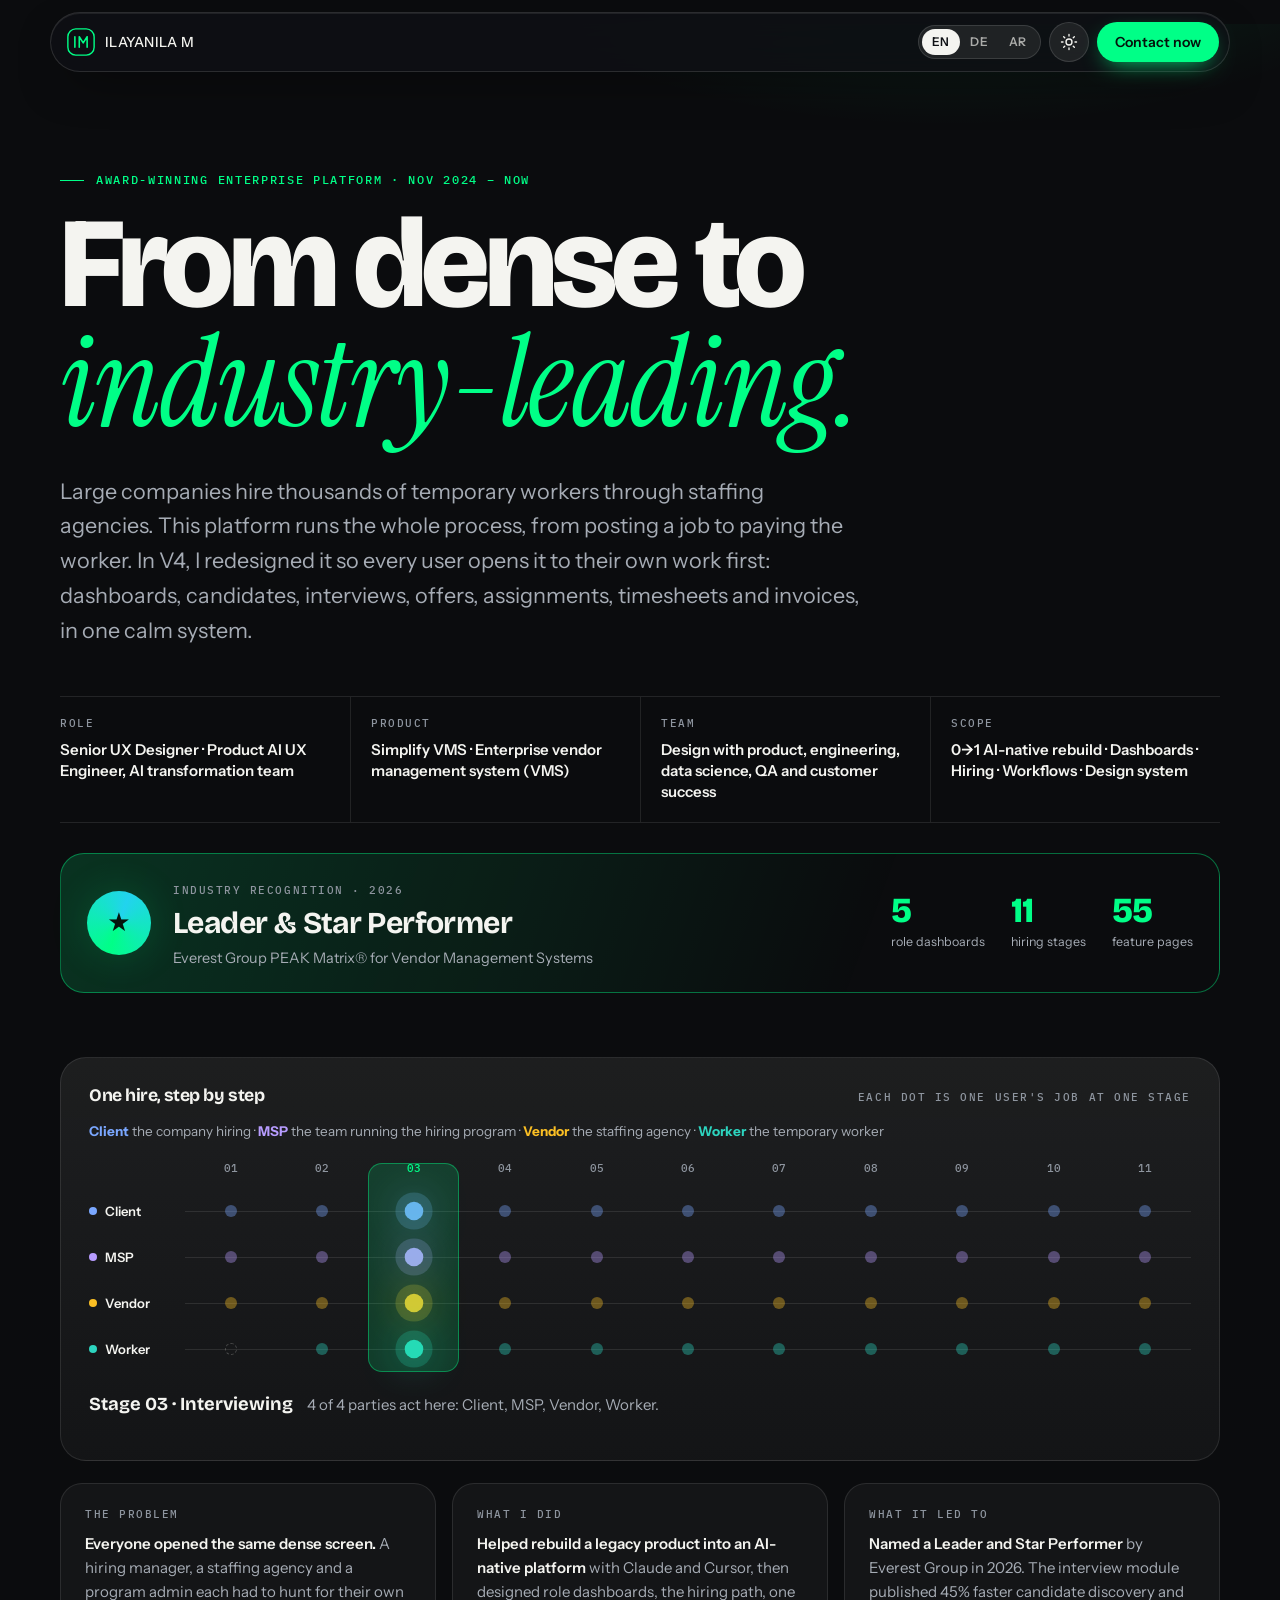
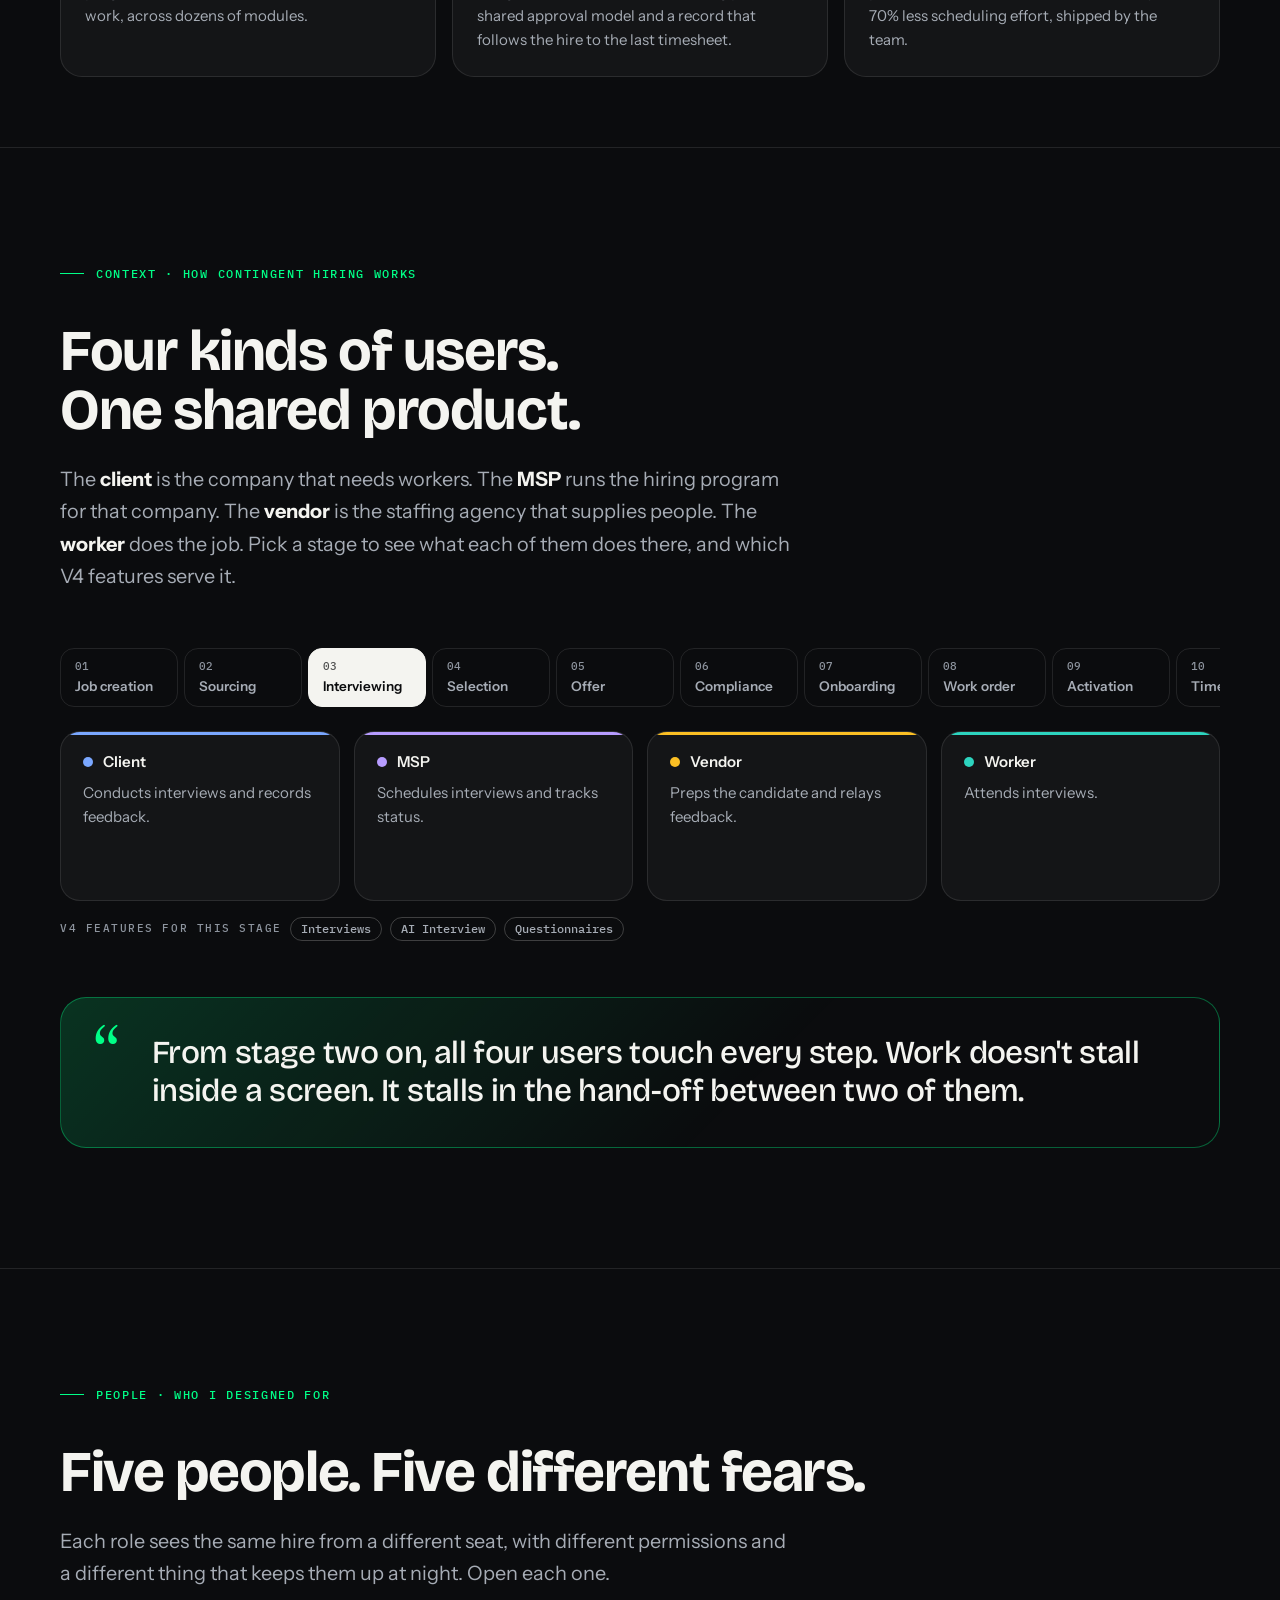
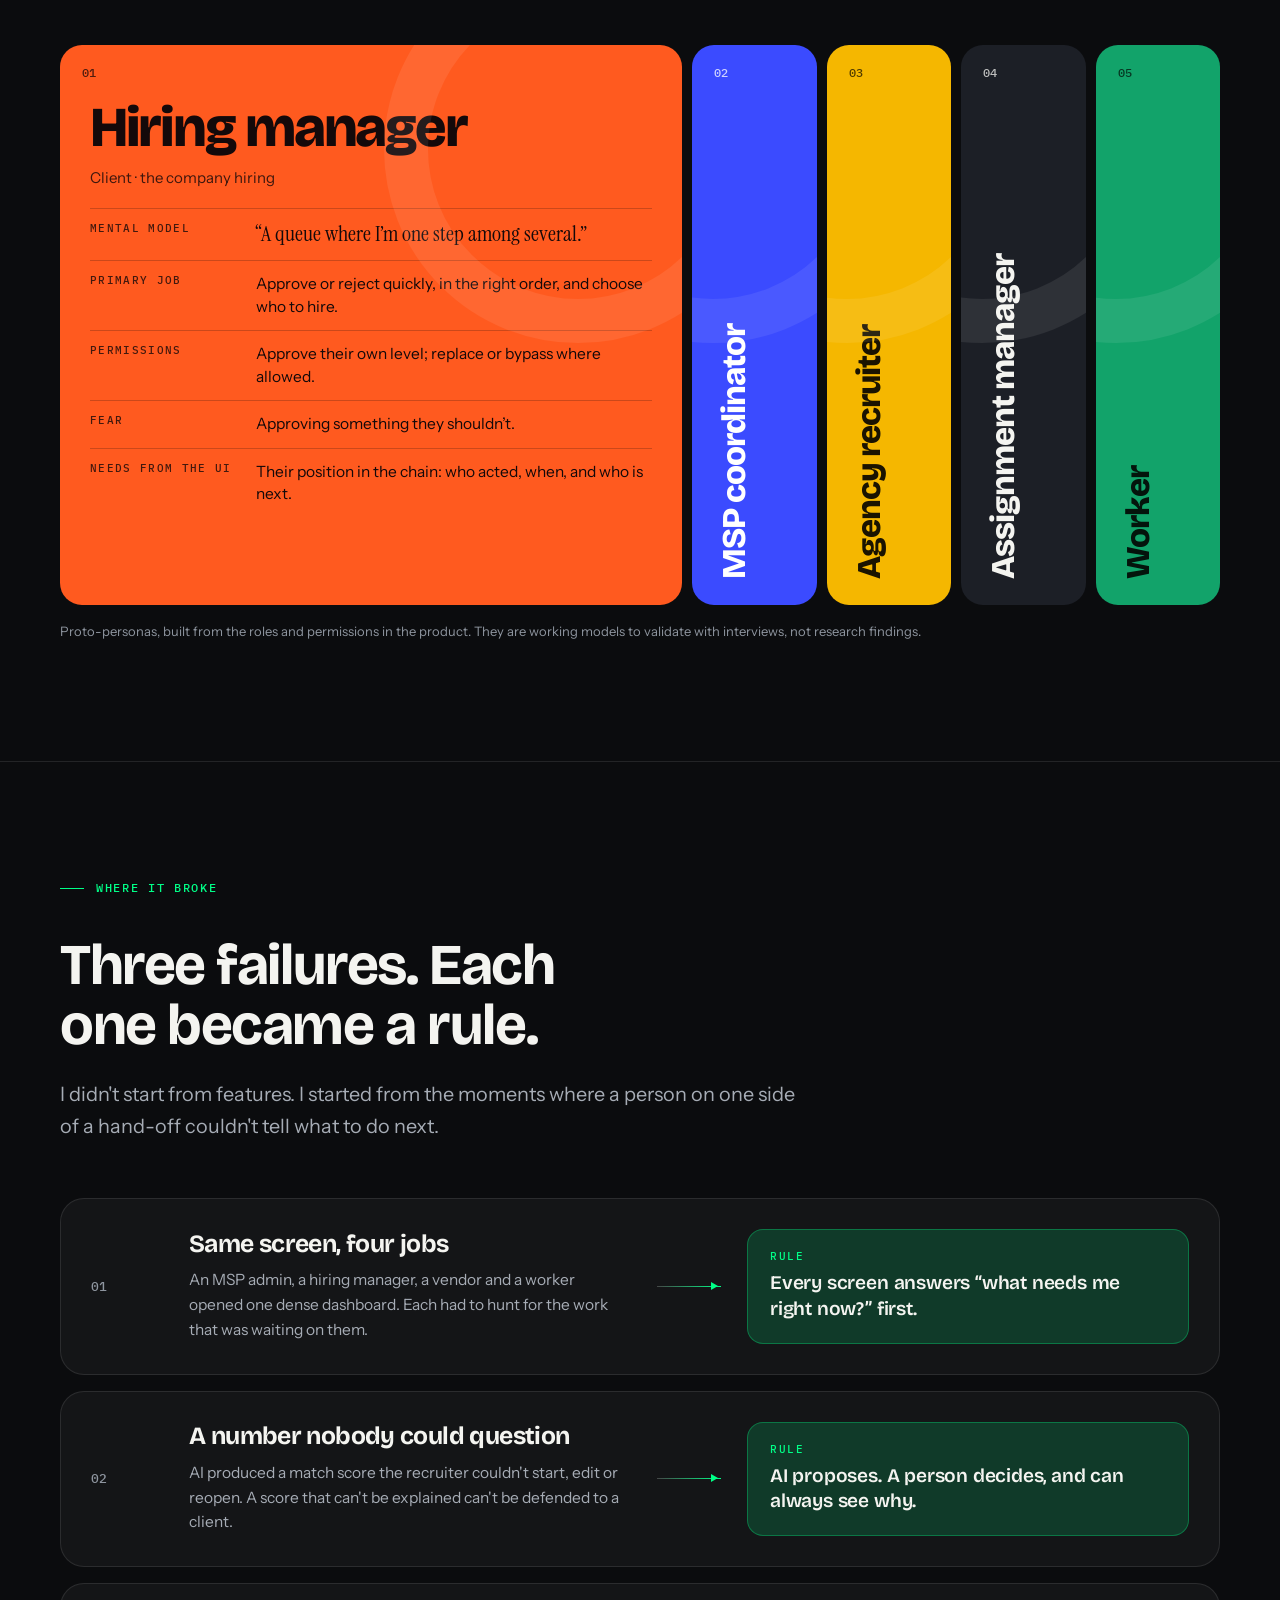
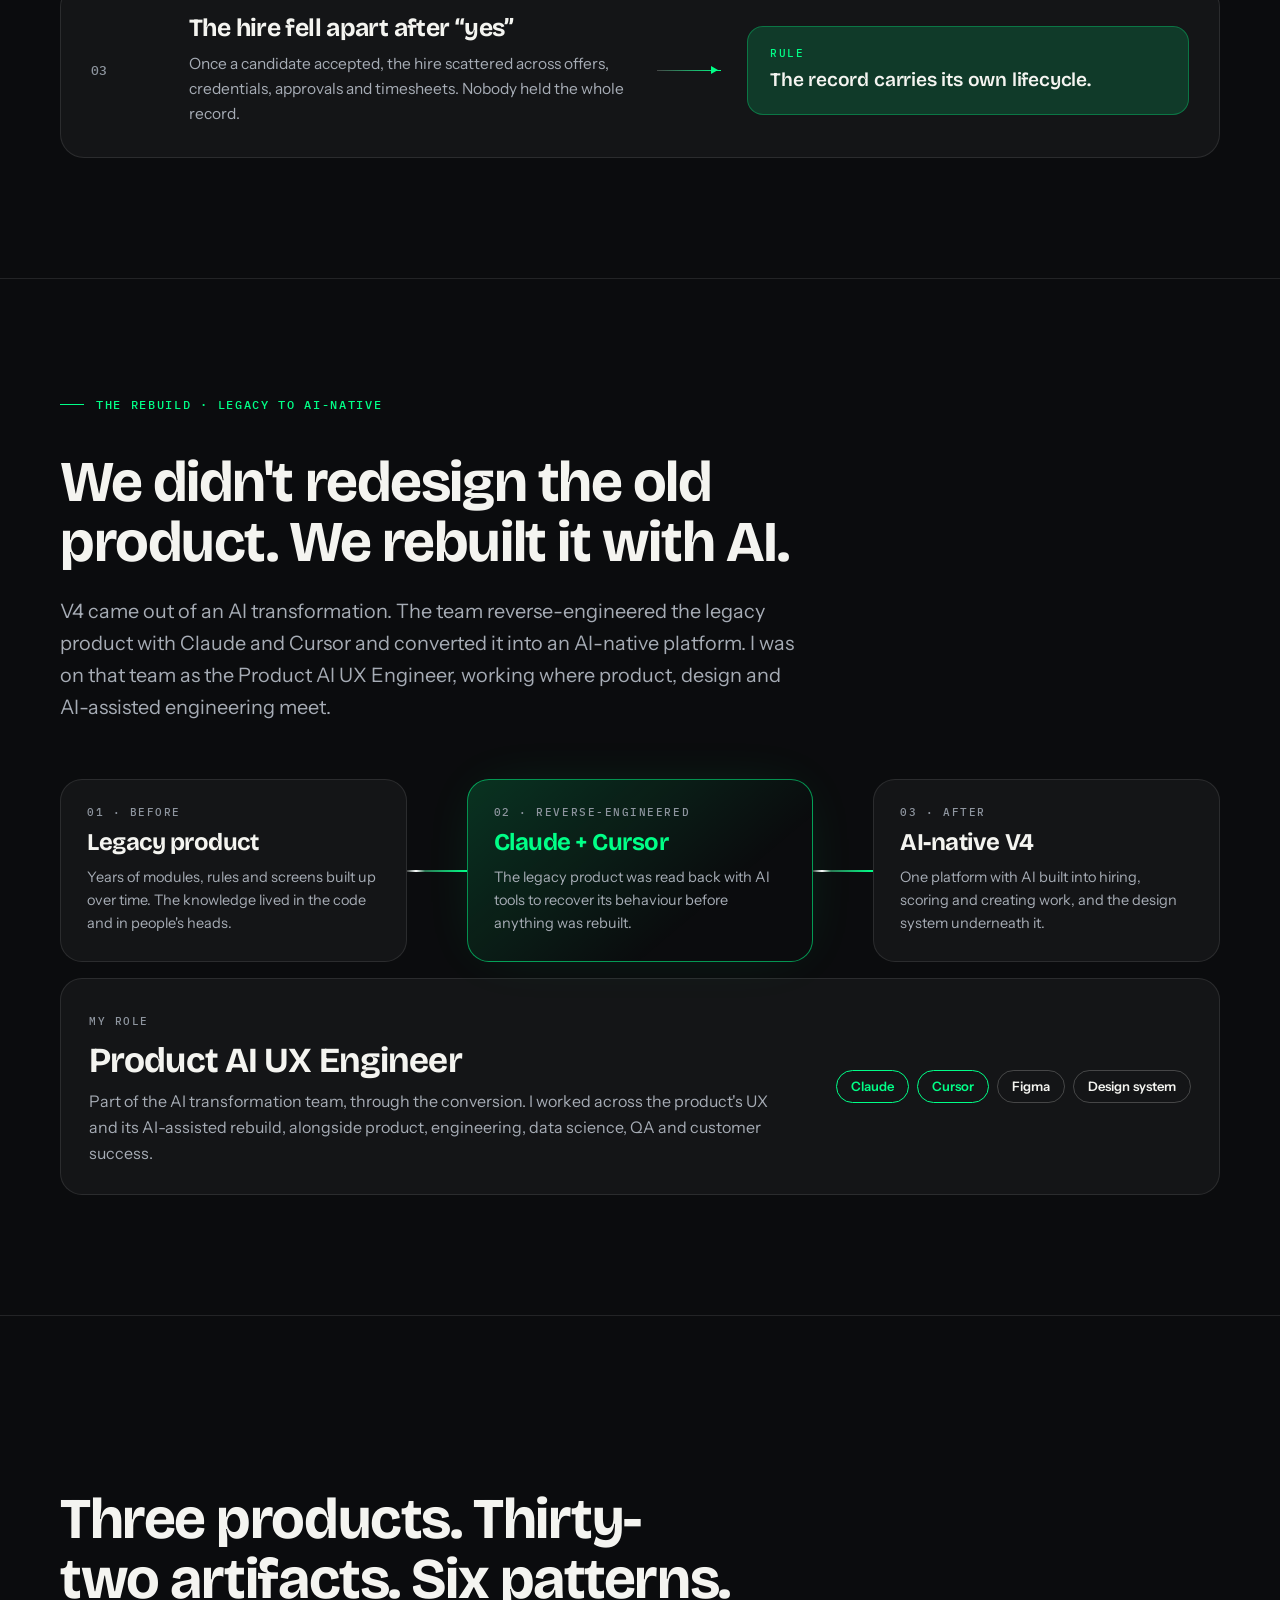
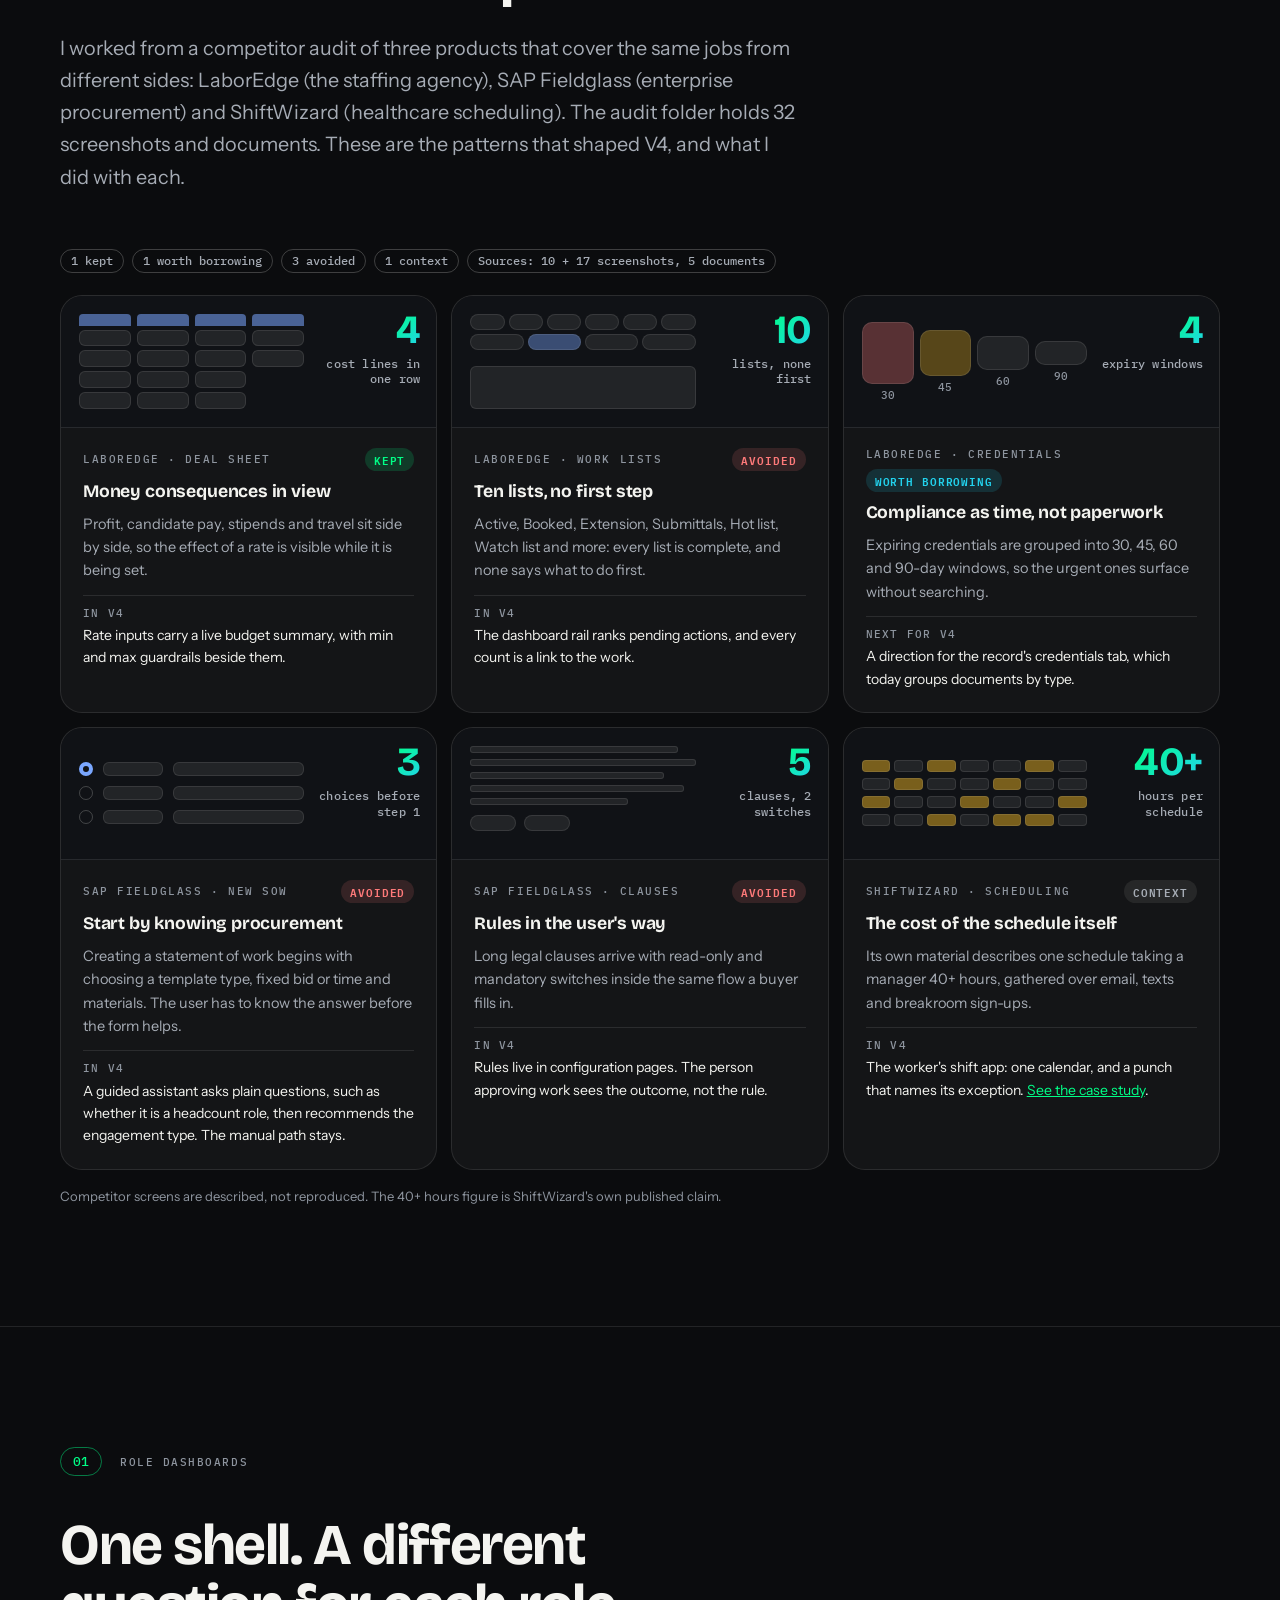
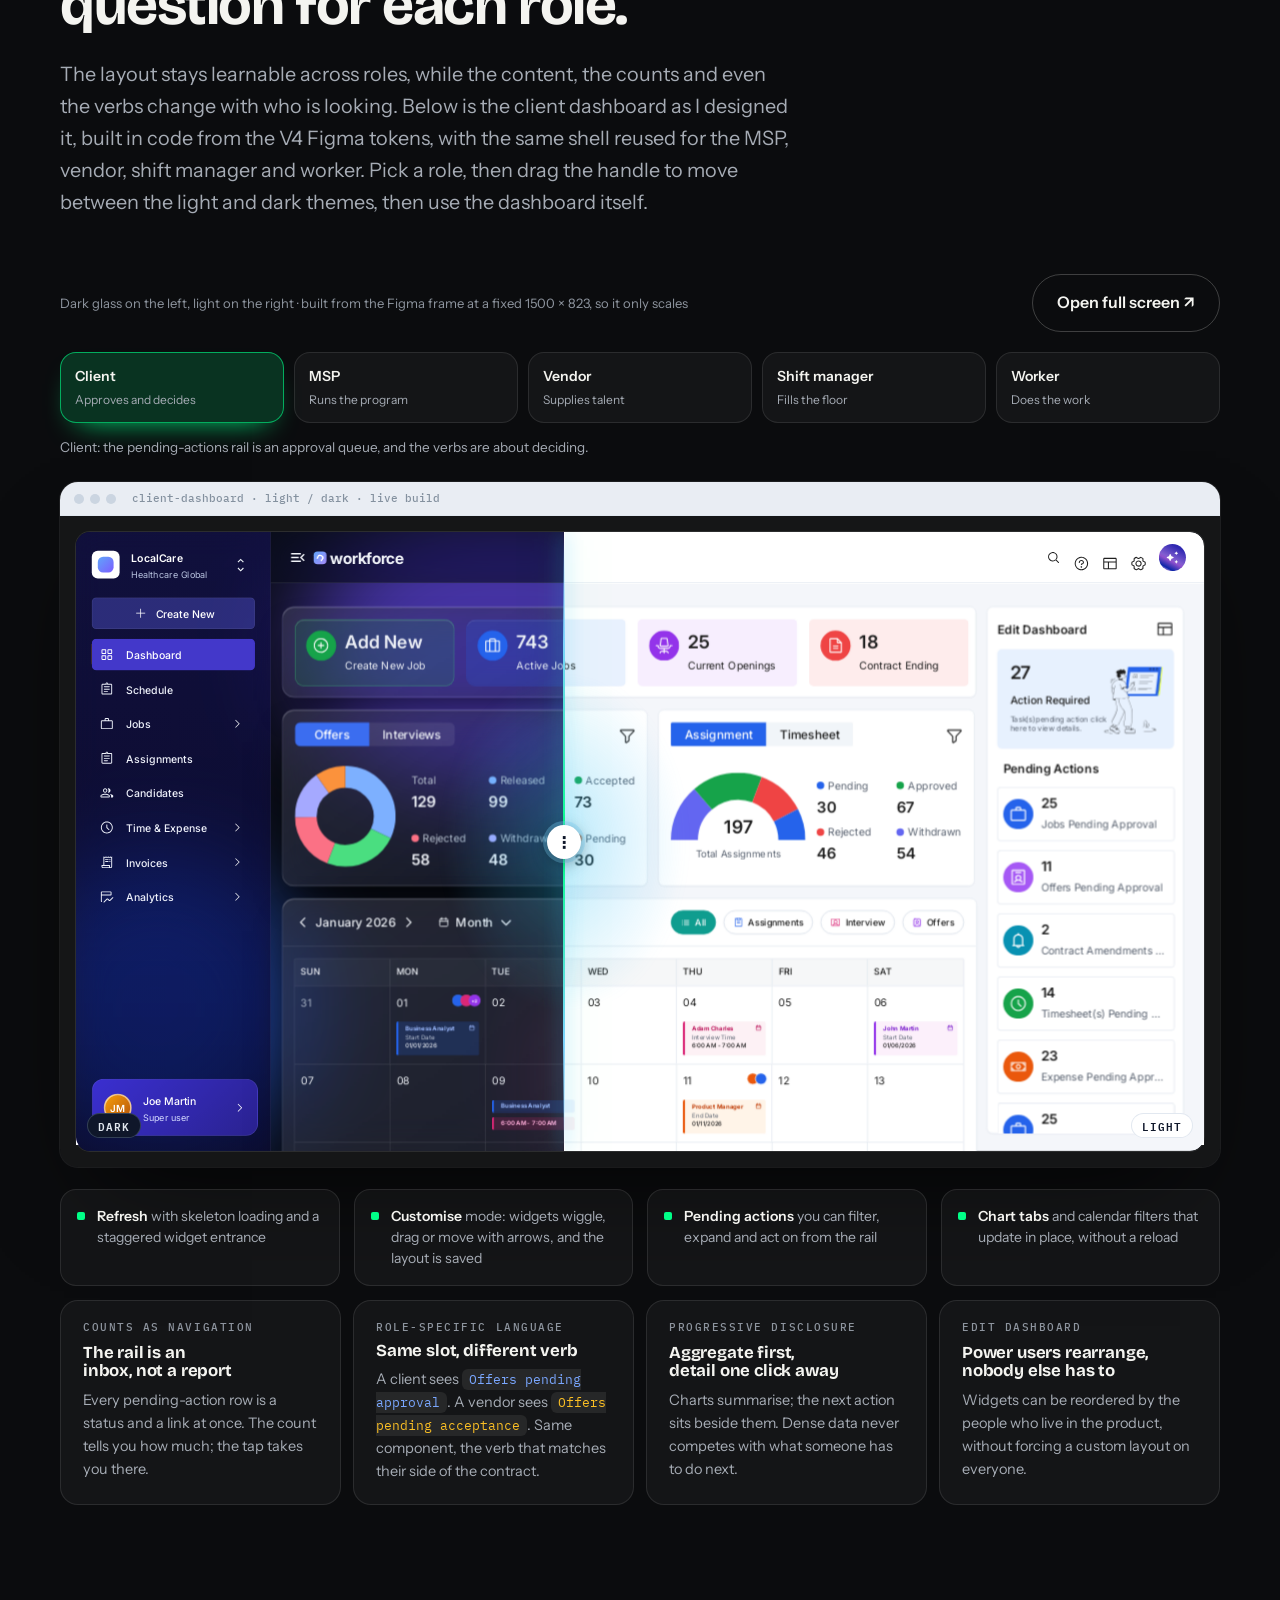
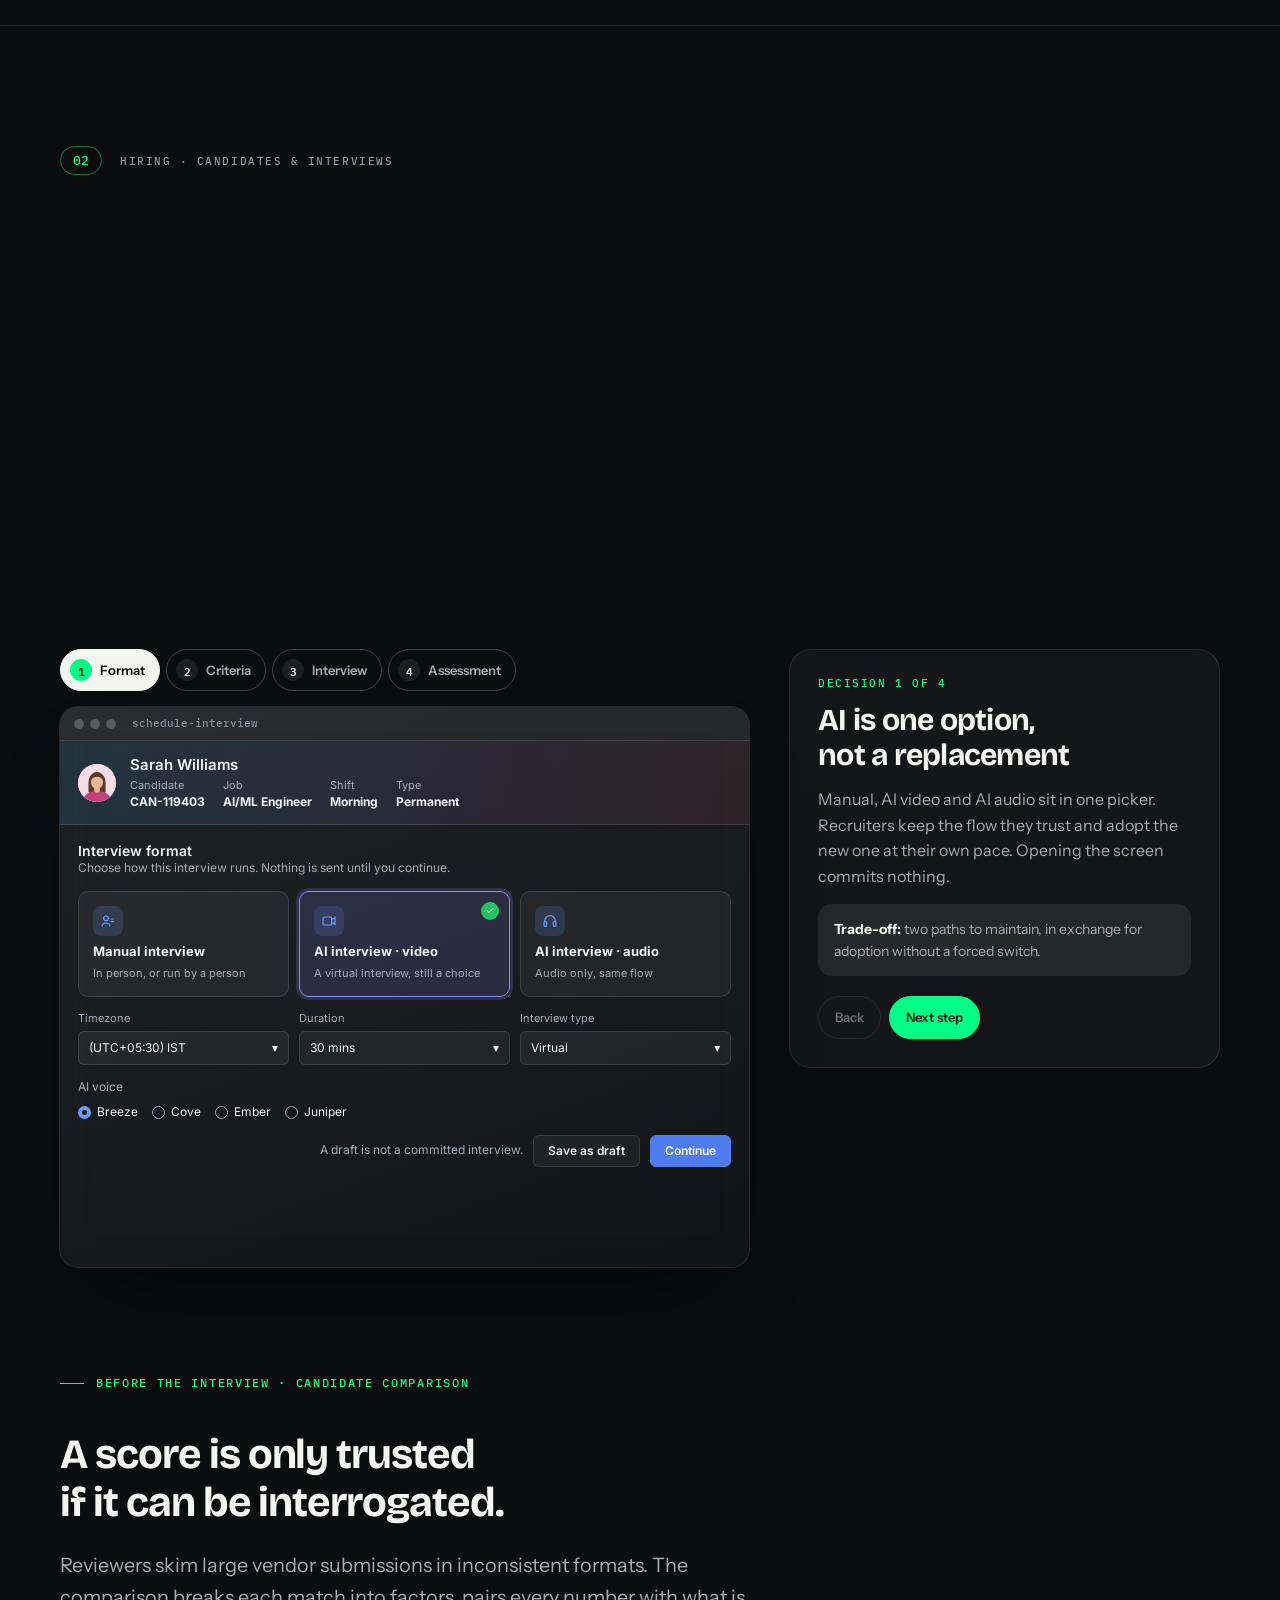
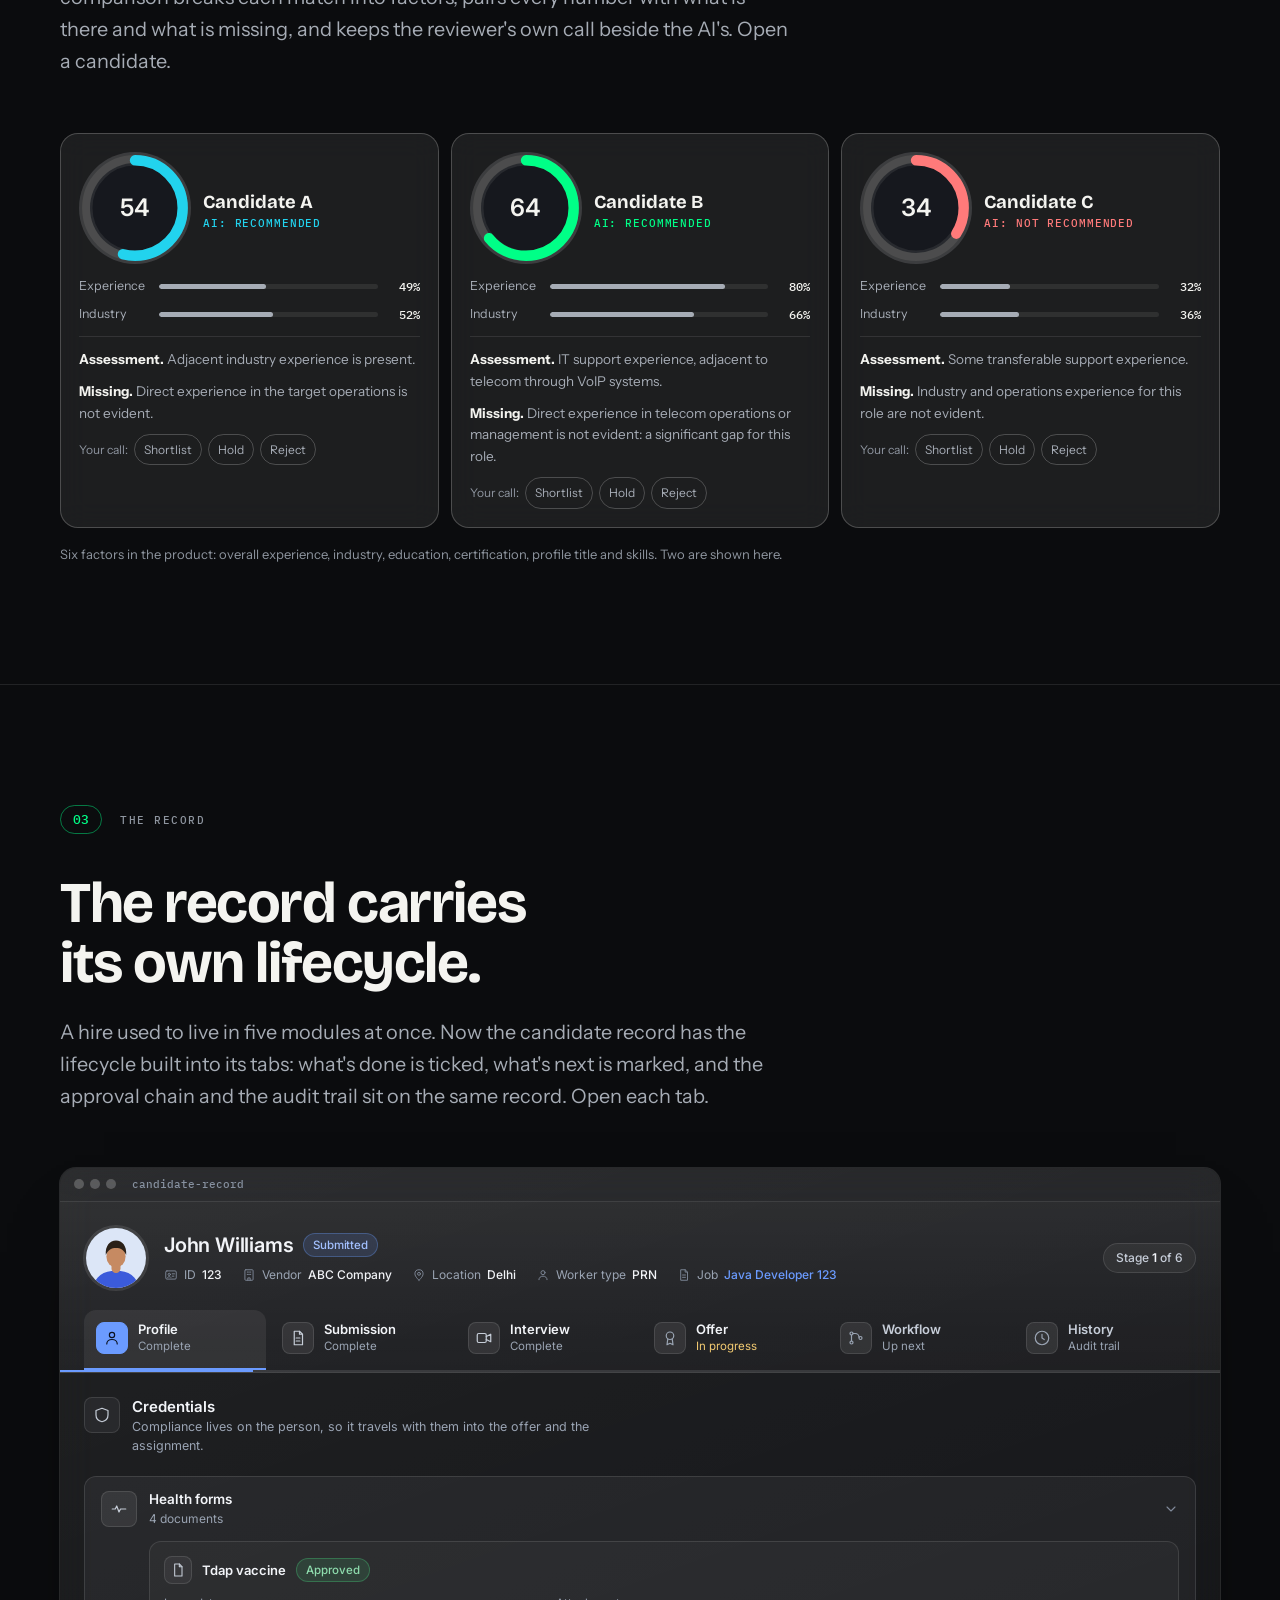
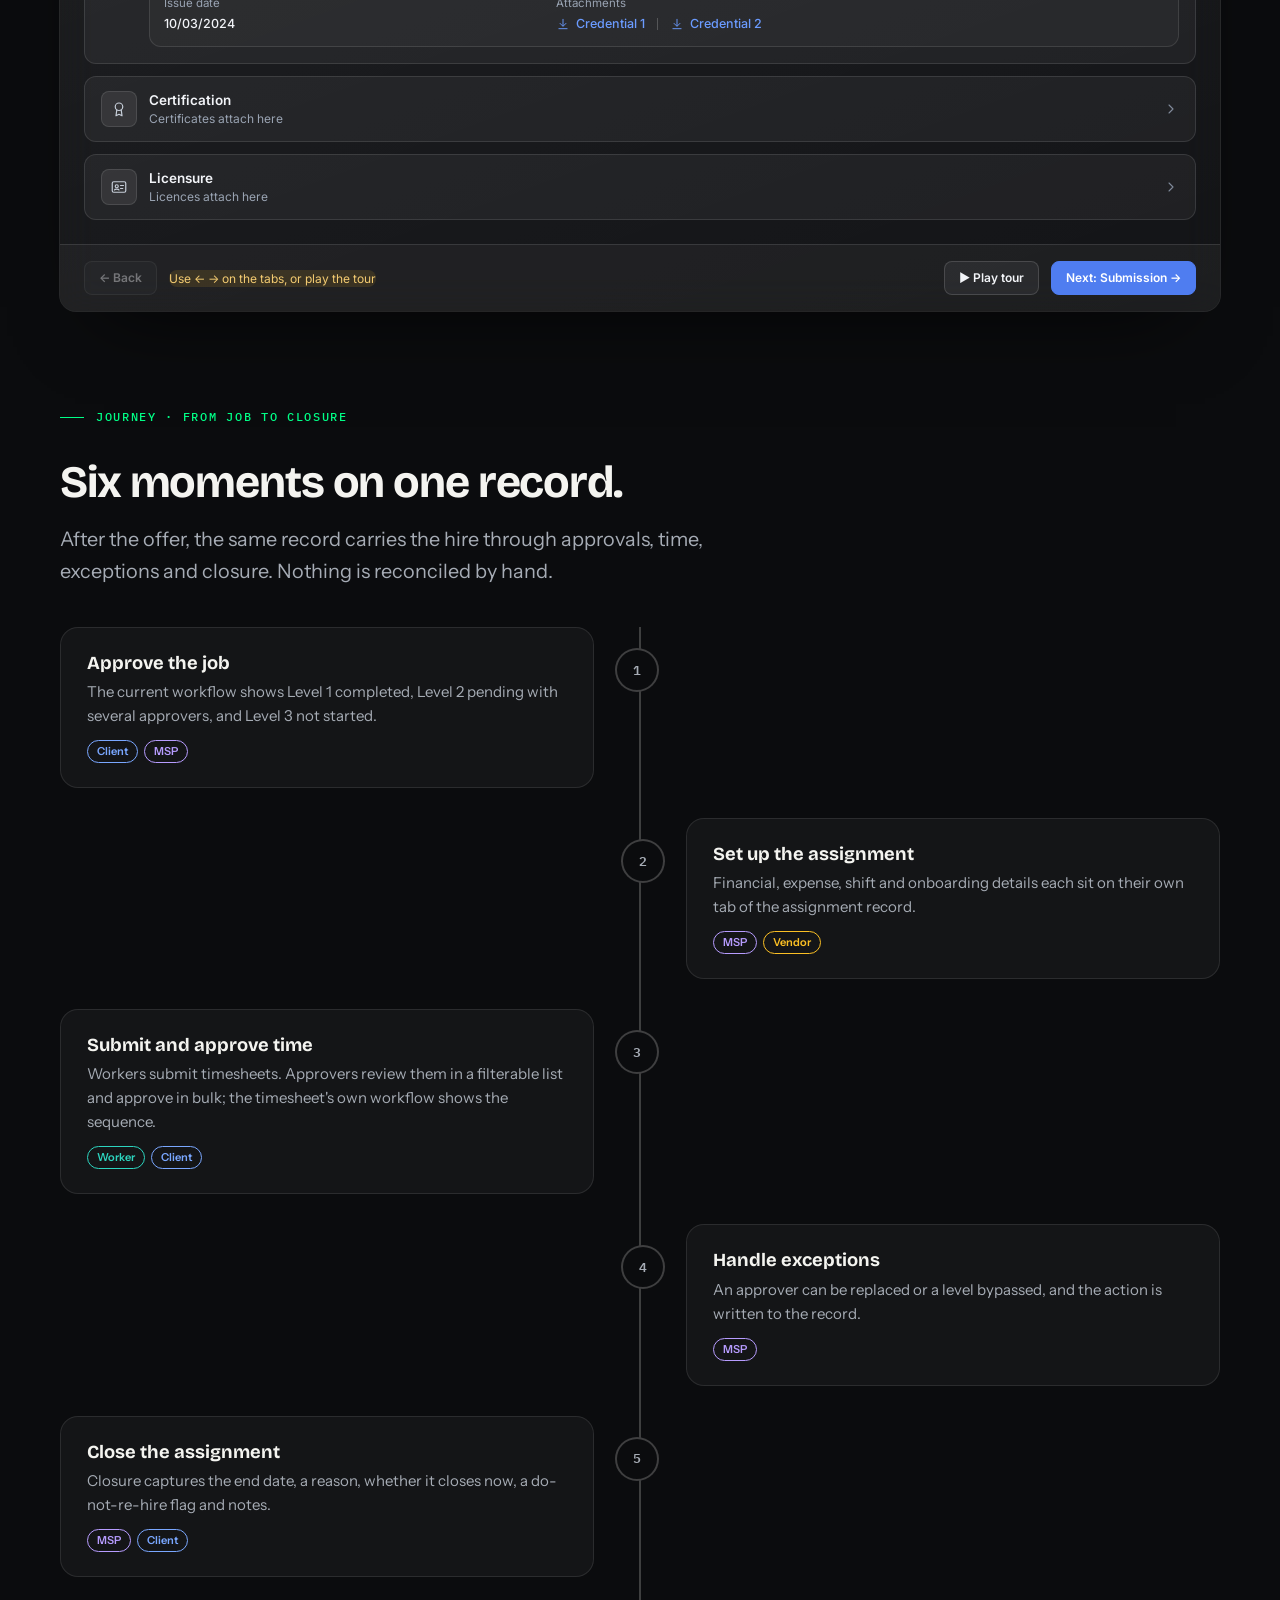
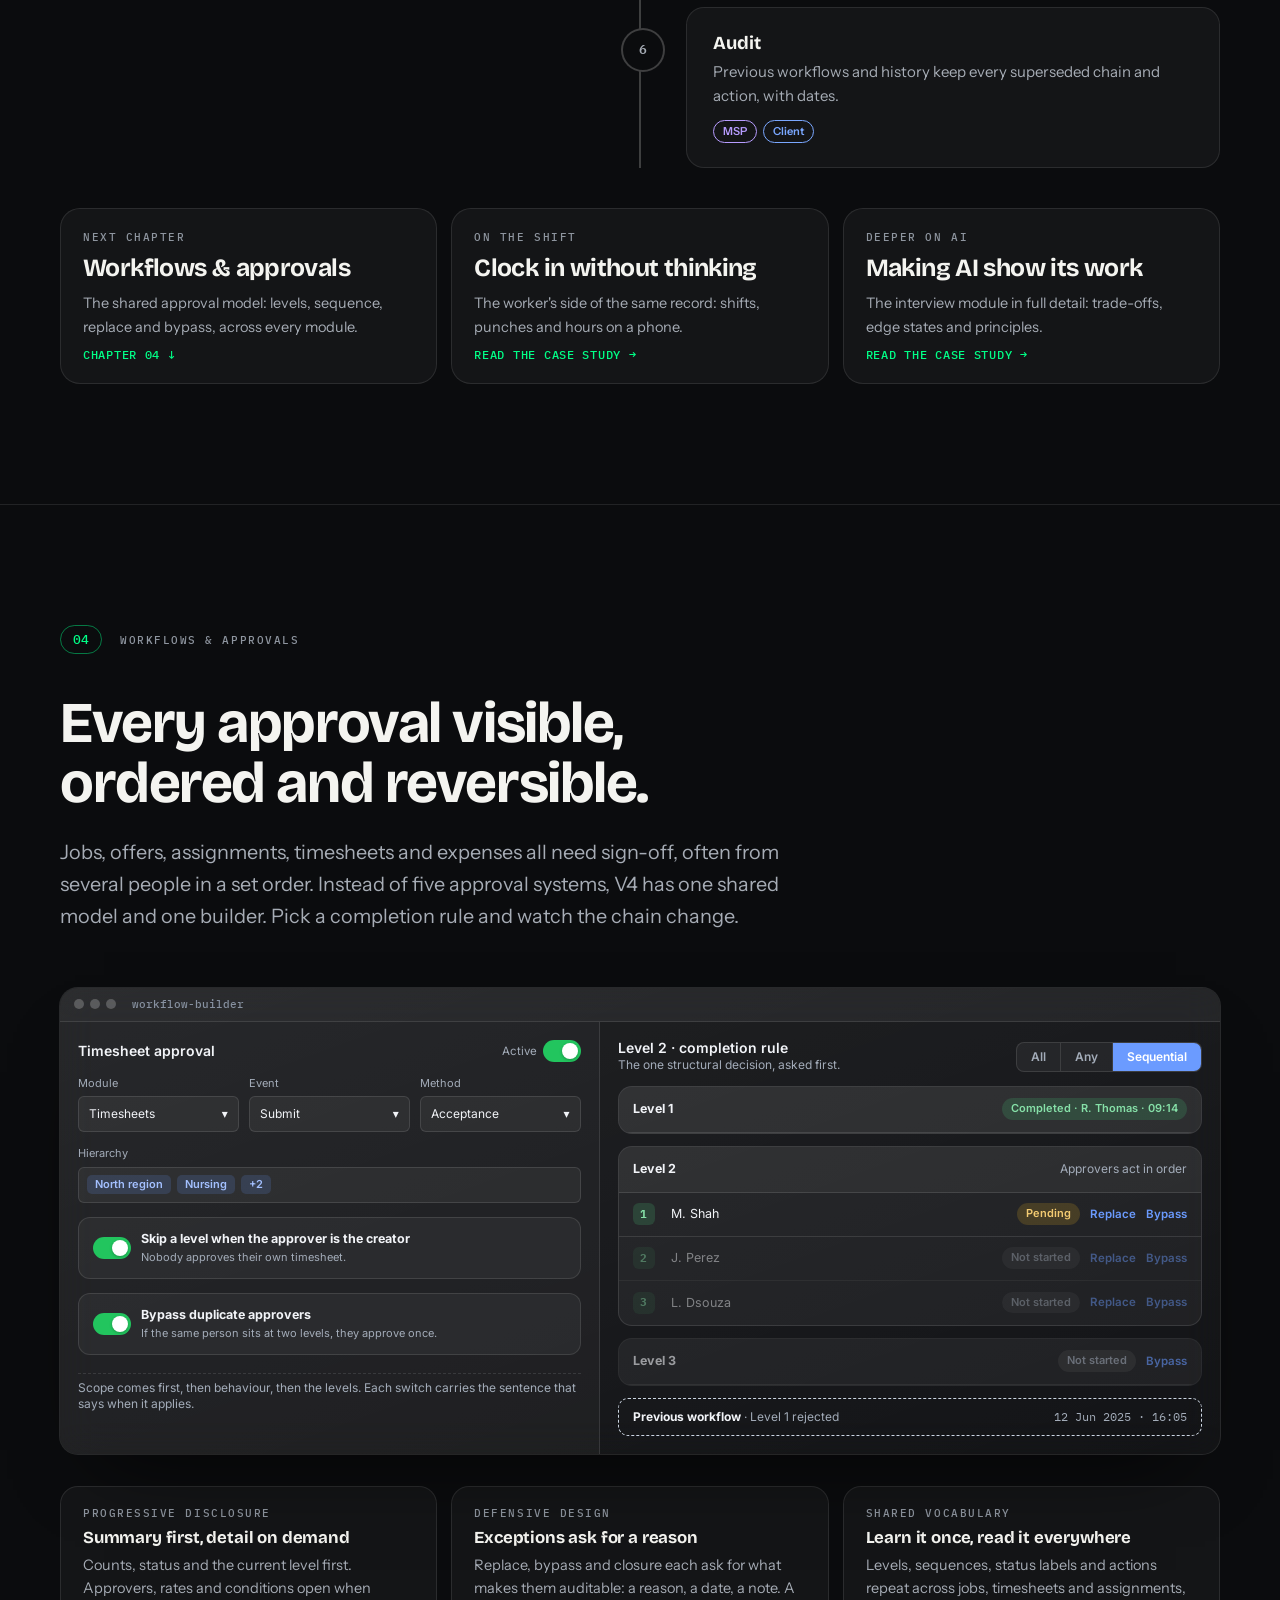
<file: contingent-workforce.html>
<!DOCTYPE html>
<html lang="en">
<head>
<link rel="stylesheet" href="./shell.css?v=8"><script src="./shell-boot.js?v=4"></script><script src="./tr-boot.js"></script>
<meta charset="utf-8">
<meta name="viewport" content="width=device-width, initial-scale=1, viewport-fit=cover">
<title>From Dense to Industry-Leading | Case study</title>
<meta name="description" content="Redesigning an enterprise contingent-workforce platform so a client, an MSP, a vendor and a worker each open it to the work waiting on them, and the AI inside it proposes but never decides alone.">
<link rel="preconnect" href="https://fonts.googleapis.com">
<link rel="preconnect" href="https://fonts.gstatic.com" crossorigin>
<link href="https://fonts.googleapis.com/css2?family=IBM+Plex+Mono:wght@400;500&family=Inter:wght@400;500;600;700&family=Instrument+Sans:ital,wght@0,400;0,500;0,600;1,400&family=Instrument+Serif:ital@0;1&family=Bricolage+Grotesque:opsz,wght@12..96,500;12..96,700;12..96,800&display=swap" rel="stylesheet">
<style>
:root{
  --bg:#0B0C0E; --bg2:#101216; --ink:#F4F4F0; --dim:#A6ACB5; --faint:#8E959F;
  --line:rgba(244,244,240,.10); --line2:rgba(244,244,240,.22); --card:rgba(244,244,240,.04); --card2:rgba(244,244,240,.08);
  --ac:#00FF87; --ac2:#22D3EE; --ac-ink:#04140C; --glow:rgba(0,255,135,.16);
  --pc:#7AA7FF; --pm:#B79CFF; --pv:#FBBF24; --pw:#2DD4BF; --bad:#FF7A7A;
  --disp:'Bricolage Grotesque',system-ui,sans-serif; --body:'Instrument Sans',system-ui,sans-serif;
  --mono:'IBM Plex Mono',ui-monospace,monospace; --serif:'Instrument Serif',Georgia,serif; --ui:'Inter',system-ui,sans-serif;
  /* product (light UI) world: fixed in both themes, like the real product */
  --u-bg:#F4F6FA; --u-card:#FFFFFF; --u-ink:#1D252D; --u-dim:#5B6874; --u-faint:#84919F; --u-line:#E2E8F0;
  --u-blue:#2563EB; --u-blue-50:#EFF6FF; --u-green:#16A34A; --u-green-50:#F0FDF4; --u-red:#DC2626; --u-red-50:#FEF2F2;
  --u-amber:#D97706; --u-amber-50:#FFFBEB; --u-violet:#7C3AED; --u-violet-50:#F5F3FF; --u-nav:#1E1B8F;
  color-scheme:dark;
}
html[data-theme="light"]{
  --bg:#F9F9F6; --bg2:#F0F0EB; --ink:#14161A; --dim:#454D58; --faint:#5F6772;
  --line:rgba(20,22,26,.09); --line2:rgba(20,22,26,.2); --card:#FFFFFF; --card2:#F5F5F0;
  --ac:#0B7A48; --ac2:#0E7490; --ac-ink:#FFFFFF; --glow:rgba(14,150,96,.16);
  --pc:#2F5FD0; --pm:#6B3FE0; --pv:#9A6200; --pw:#0C8F82; --bad:#C23030;
  color-scheme:light;
}
*{box-sizing:border-box}
html{scroll-behavior:smooth;scroll-padding-top:90px;background:var(--bg)}
body{margin:0;background:var(--bg);color:var(--ink);font:400 16px/1.6 var(--body);overflow-x:clip;transition:background-color .5s,color .5s}
a{color:inherit} img{display:block;max-width:100%}
button{font:inherit;color:inherit;cursor:pointer;background:none;border:0;padding:0}
:focus-visible{outline:2px solid var(--ac);outline-offset:3px;border-radius:6px}
::selection{background:var(--ac);color:var(--ac-ink)}
.wrap{max-width:1200px;margin:0 auto;padding-left:max(20px,env(safe-area-inset-left,0px));padding-right:max(20px,env(safe-area-inset-right,0px))}
h1,h2,h3,h4{font-family:var(--disp);letter-spacing:-.025em;margin:0;text-wrap:balance;font-weight:700;line-height:1.04}
h2{font-size:clamp(2rem,4.6vw,3.6rem)} h3{font-size:clamp(1.25rem,2vw,1.55rem);line-height:1.15}
p{margin:0}
.eyebrow{font:500 12px/1 var(--mono);letter-spacing:.14em;text-transform:uppercase;color:var(--ac);margin:0 0 20px;display:flex;gap:12px;align-items:center}
.eyebrow::before{content:"";width:24px;height:1px;background:currentColor}
.lede{font-size:clamp(1.05rem,1.6vw,1.24rem);color:var(--dim);max-width:46rem;line-height:1.62}
.lab{font:500 11px/1.2 var(--mono);letter-spacing:.14em;text-transform:uppercase;color:var(--faint)}
section{position:relative;padding:120px 0}
.sec-head{display:grid;gap:22px;margin-bottom:56px;max-width:860px}
.hair{border-top:1px solid var(--line)}
.reveal{opacity:0;transform:translateY(26px);transition:opacity .9s cubic-bezier(.22,1,.36,1),transform .9s cubic-bezier(.22,1,.36,1);transition-delay:var(--d,0s)}
.reveal.in{opacity:1;transform:none}
.card{background:var(--card);border:1px solid var(--line);border-radius:22px}
.seg{display:flex;flex-wrap:wrap;gap:6px}
.seg button{padding:10px 16px;border-radius:999px;border:1px solid var(--line2);font:600 13px/1 var(--body);color:var(--dim);transition:all .25s}
.seg button:hover{color:var(--ink);border-color:var(--ink)}
.seg button[aria-pressed="true"],.seg button[aria-selected="true"]{background:var(--ink);color:var(--bg);border-color:var(--ink)}
.chip{display:inline-flex;align-items:center;gap:6px;padding:5px 10px;border-radius:999px;border:1px solid var(--line2);font:500 12px/1 var(--mono);color:var(--dim)}
.note{font-size:13px;color:var(--faint);line-height:1.55}
.ac{color:var(--ac)}

/* ---------- side index ---------- */
.toc{position:fixed;left:max(18px,env(safe-area-inset-left,0px));top:50%;transform:translateY(-50%);z-index:20;display:none;flex-direction:column;gap:12px}
.toc a{display:flex;align-items:center;gap:10px;text-decoration:none;font:500 11px/1 var(--mono);letter-spacing:.1em;text-transform:uppercase;color:var(--faint)}
.toc a i{width:18px;height:1px;background:var(--line2);transition:all .3s}
.toc a span{opacity:0;transform:translateX(-6px);transition:all .3s;white-space:nowrap}
.toc:hover a span,.toc a.on span{opacity:1;transform:none}
.toc a.on{color:var(--ink)} .toc a.on i{width:34px;background:var(--ac)}
@media (min-width:1380px){.toc{display:flex}}

/* ---------- hero ---------- */
.hero{padding:150px 0 70px;overflow:hidden}
.hero::before{content:"";position:absolute;inset:-20% -10% auto;height:620px;background:radial-gradient(50% 60% at 70% 30%,var(--glow),transparent 70%),radial-gradient(40% 50% at 15% 10%,rgba(34,211,238,.10),transparent 70%);pointer-events:none}
.hero h1{font-size:clamp(3.2rem,10vw,8.4rem);line-height:.92;letter-spacing:-.045em;font-weight:800;margin:0 0 30px}
.hero h1 em{font-family:var(--serif);font-style:italic;font-weight:400;letter-spacing:-.02em;color:var(--ac)}
.hero .lede{font-size:clamp(1.1rem,1.8vw,1.35rem);max-width:50rem}
.facts{display:grid;grid-template-columns:repeat(4,minmax(0,1fr));gap:0;margin-top:48px;border-top:1px solid var(--line);border-bottom:1px solid var(--line)}
.facts div{padding:20px 20px 20px 0;display:grid;gap:8px;min-width:0;align-content:start}
.facts div+div{padding-left:20px;border-left:1px solid var(--line)}
.facts b{font-weight:600;font-size:15px;line-height:1.4}
@media (max-width:820px){.facts{grid-template-columns:1fr 1fr}.facts div:nth-child(3){border-left:0;padding-left:0}.facts div:nth-child(n+3){border-top:1px solid var(--line)}}
.award{display:inline-flex;align-items:center;gap:12px;margin-top:28px;padding:10px 16px 10px 12px;border-radius:999px;border:1px solid var(--line2);background:var(--card);font-size:14px;color:var(--dim)}
.award b{color:var(--ink);font-weight:600}
.award .star{width:26px;height:26px;border-radius:50%;display:grid;place-items:center;background:var(--ac);color:var(--ac-ink);font-size:13px}

/* lifecycle board (hero visual) */
.board{margin-top:64px;padding:28px 28px 22px;border-radius:26px;border:1px solid var(--line);background:linear-gradient(180deg,var(--card2),var(--card));position:relative;overflow:hidden}
.board-top{display:flex;justify-content:space-between;gap:16px;flex-wrap:wrap;align-items:baseline;margin-bottom:22px}
.board-top h3{font-size:1.1rem}
.bgrid{display:grid;grid-template-columns:96px repeat(11,minmax(0,1fr));gap:0;align-items:center;position:relative}
.bgrid .h{font:500 11px/1 var(--mono);color:var(--faint);text-align:center;padding:0 0 14px;transition:color .3s}
.bgrid .h.on{color:var(--ac)}
.bgrid .lane{font:600 13px/1 var(--body);display:flex;align-items:center;gap:8px;height:46px;white-space:nowrap}
.bgrid .lane i{width:8px;height:8px;border-radius:50%;background:var(--c)}
.bgrid .cell{height:46px;display:grid;place-items:center;position:relative}
.bgrid .cell::before{content:"";position:absolute;left:0;right:0;top:50%;height:1px;background:var(--line)}
.bgrid .dot{width:12px;height:12px;border-radius:50%;background:var(--c);opacity:.38;position:relative;transition:all .45s cubic-bezier(.22,1,.36,1)}
.bgrid .cell.off .dot{background:transparent;border:1px dashed var(--line2);opacity:1}
.bgrid .cell.on .dot{opacity:1;transform:scale(1.55);box-shadow:0 0 0 6px color-mix(in srgb,var(--c) 22%,transparent),0 0 26px var(--c)}
.bcol{position:absolute;top:0;bottom:0;border-radius:14px;background:var(--glow);border:1px solid color-mix(in srgb,var(--ac) 40%,transparent);transition:left .55s cubic-bezier(.22,1,.36,1);pointer-events:none}
.bcap{margin-top:18px;display:flex;gap:14px;align-items:baseline;flex-wrap:wrap;min-height:48px}
.bcap b{font-family:var(--disp);font-size:1.15rem}
.bcap span{color:var(--dim);font-size:15px}
@media (max-width:760px){
  .board{padding:20px 14px}
  .bgrid{grid-template-columns:64px repeat(11,minmax(0,1fr))}
  .bgrid .lane{font-size:11px;gap:6px}
  .bgrid .h{font-size:9px}
  .bgrid .dot{width:8px;height:8px}
}

/* tldr */
.tldr{display:grid;grid-template-columns:repeat(3,minmax(0,1fr));gap:16px;margin-top:22px}
.tldr .card{padding:24px;display:grid;gap:10px;align-content:start}
.tldr p{color:var(--dim);font-size:15px}
.tldr p b{color:var(--ink);font-weight:600}
@media (max-width:860px){.tldr{grid-template-columns:1fr}}

/* ---------- lifecycle explorer ---------- */
.stages{display:flex;gap:6px;overflow-x:auto;padding-bottom:6px;scrollbar-width:thin}
.stages button{flex:0 0 auto;display:grid;gap:6px;text-align:left;padding:12px 14px;border-radius:14px;border:1px solid var(--line);min-width:118px;transition:all .25s;color:var(--dim)}
.stages button small{font:500 11px/1 var(--mono);color:var(--faint)}
.stages button span{font:600 13.5px/1.2 var(--body)}
.stages button:hover{border-color:var(--line2);color:var(--ink)}
.stages button[aria-selected="true"]{background:var(--ink);color:var(--bg);border-color:var(--ink)}
.stages button[aria-selected="true"] small{color:var(--bg);opacity:.7}
.parties{display:grid;grid-template-columns:repeat(4,minmax(0,1fr));gap:14px;margin-top:18px}
.party{padding:22px;border-radius:20px;border:1px solid var(--line);background:var(--card);display:grid;gap:12px;align-content:start;min-height:170px;position:relative;overflow:hidden;transition:opacity .3s}
.party::before{content:"";position:absolute;inset:0 0 auto;height:3px;background:var(--c)}
.party .who{display:flex;align-items:center;gap:10px;font:600 15px/1 var(--body)}
.party .who i{width:10px;height:10px;border-radius:50%;background:var(--c)}
.party p{color:var(--dim);font-size:15px}
.party.idle{opacity:.45}
.party.idle p{font-style:italic}
.meets{margin-top:16px;display:flex;flex-wrap:wrap;gap:8px;align-items:center}
@media (max-width:900px){.parties{grid-template-columns:1fr 1fr}}
@media (max-width:520px){.parties{grid-template-columns:1fr}}
.insight{margin-top:56px;display:grid;grid-template-columns:auto 1fr;gap:28px;align-items:start;padding:36px;border-radius:26px;border:1px solid color-mix(in srgb,var(--ac) 35%,transparent);background:linear-gradient(135deg,var(--glow),transparent 60%)}
.insight .q{font-family:var(--serif);font-size:84px;line-height:.7;color:var(--ac)}
.insight p{font-family:var(--disp);font-size:clamp(1.3rem,2.6vw,2rem);line-height:1.2;letter-spacing:-.02em;font-weight:500}
@media (max-width:640px){.insight{grid-template-columns:1fr;padding:26px}.insight .q{font-size:60px}}

/* ---------- problem → rule ---------- */
.breaks{display:grid;gap:16px}
.brk{display:grid;grid-template-columns:72px 1fr 64px 1fr;gap:26px;align-items:center;padding:30px;border-radius:24px;border:1px solid var(--line);background:var(--card)}
.brk .n{font:500 13px/1 var(--mono);color:var(--faint)}
.brk h3{margin-bottom:10px}
.brk p{color:var(--dim);font-size:15.5px}
.brk .arrow{height:1px;background:linear-gradient(90deg,var(--line2),var(--ac));position:relative}
.brk .arrow::after{content:"";position:absolute;right:-1px;top:-4px;border:4.5px solid transparent;border-left:7px solid var(--ac)}
.brk .rule{padding:20px 22px;border-radius:16px;background:var(--glow);border:1px solid color-mix(in srgb,var(--ac) 30%,transparent)}
.brk .rule .lab{color:var(--ac);display:block;margin-bottom:8px}
.brk .rule b{font-family:var(--disp);font-size:1.2rem;line-height:1.25;font-weight:600;letter-spacing:-.01em}
@media (max-width:900px){.brk{grid-template-columns:1fr;gap:16px;padding:24px}.brk .arrow{width:60px;transform:rotate(90deg);margin:10px 0 10px 4px}}


/* ---------- market audit ---------- */
.mk-sum{display:flex;flex-wrap:wrap;gap:8px;margin-bottom:22px}
.mk{display:grid;grid-template-columns:repeat(3,minmax(0,1fr));gap:14px}
.mkc{border-radius:22px;border:1px solid var(--line);background:var(--card);display:grid;grid-template-rows:auto 1fr;overflow:hidden}
.sk{height:132px;background:var(--bg2);border-bottom:1px solid var(--line);position:relative;padding:18px;display:flex;gap:6px;align-items:stretch}
.sk i{display:block;border-radius:6px;background:var(--card2);border:1px solid var(--line)}
.sk .hd{height:12px;border-radius:4px 4px 0 0;background:color-mix(in srgb,var(--pc) 55%,transparent);border:0}
.sk.cols>div{flex:1;display:grid;grid-template-rows:12px repeat(4,1fr);gap:4px}
.sk.tabs{flex-direction:column;justify-content:center}
.sk.tabs .row{display:flex;gap:4px;flex-wrap:wrap}
.sk.tabs .row i{height:16px;flex:1 0 13%;border-radius:999px}
.sk.tabs .row i:nth-child(8){background:color-mix(in srgb,var(--pc) 40%,transparent)}
.sk.tabs .tbl{height:56px;margin-top:10px}
.sk.buck{align-items:center}
.sk.buck div{flex:1;display:grid;gap:6px;justify-items:center;font:500 11px/1 var(--mono);color:var(--faint)}
.sk.buck div i{width:100%;border-radius:10px}
.sk.radio{flex-direction:column;justify-content:center;gap:10px}
.sk.radio div{display:flex;gap:10px;align-items:center}
.sk.radio b{width:14px;height:14px;border-radius:50%;border:1.5px solid var(--line2);flex:none}
.sk.radio div:first-child b{border:4px solid var(--pc)}
.sk.radio i{height:14px;flex:1}
.sk.radio i.s{flex:.45}
.sk.clause{flex-direction:column;gap:6px}
.sk.clause .ln{height:7px;border-radius:3px}
.sk.clause .tg{display:flex;gap:8px;margin-top:4px}
.sk.clause .tg i{height:16px;width:46px;border-radius:999px}
.sk.sched{flex-direction:column;justify-content:center;gap:6px}
.sk.sched .ch{display:flex;gap:4px}
.sk.sched .ch i{height:12px;flex:1;border-radius:4px}
.sk.sched .ch i.on{background:color-mix(in srgb,var(--pv) 45%,transparent)}
.mkb{padding:20px 22px 22px;display:grid;gap:12px;align-content:start}
.mkb .src{display:flex;justify-content:space-between;gap:8px;align-items:center;flex-wrap:wrap}
.mkb .v{font:600 11px/1 var(--mono);letter-spacing:.08em;text-transform:uppercase;padding:6px 9px;border-radius:999px}
.v.kept{background:var(--glow);color:var(--ac)} .v.avoid{background:color-mix(in srgb,var(--bad) 14%,transparent);color:var(--bad)}
.v.borrow{background:color-mix(in srgb,var(--ac2) 14%,transparent);color:var(--ac2)} .v.ctx{background:var(--card2);color:var(--dim)}
.mkb h4{font-size:1.1rem;letter-spacing:-.01em}
.mkb p{color:var(--dim);font-size:14.5px}
.mkb .v4{padding-top:12px;border-top:1px solid var(--line);font-size:14px;color:var(--ink)}
.mkb .v4 span{font:500 10.5px/1 var(--mono);letter-spacing:.12em;color:var(--faint);display:block;margin-bottom:6px}
@media (max-width:1000px){.mk{grid-template-columns:1fr 1fr}}
@media (max-width:640px){.mk{grid-template-columns:1fr}}

.trophy{margin-top:30px;display:grid;grid-template-columns:auto 1fr auto;gap:22px;align-items:center;padding:22px 26px;border-radius:24px;border:1px solid color-mix(in srgb,var(--ac) 40%,transparent);background:linear-gradient(110deg,var(--glow),transparent 70%)}
.medal2{width:64px;height:64px;border-radius:50%;display:grid;place-items:center;font-size:26px;color:var(--ac-ink);background:conic-gradient(from 200deg,var(--ac),var(--ac2),var(--ac));box-shadow:0 0 40px var(--glow)}
.trophy b{display:block;font:700 clamp(1.3rem,2.6vw,1.9rem)/1.1 var(--disp);letter-spacing:-.02em;margin:6px 0 4px}
.trophy .sub{color:var(--dim);font-size:14.5px}
.tstats{display:flex;gap:26px}
.tstats div{display:grid;gap:4px;text-align:left}
.tstats b{font:800 2.2rem/1 var(--disp);margin:0;color:var(--ac)}
.tstats span{font-size:12.5px;color:var(--dim);white-space:nowrap}
@media (max-width:900px){.trophy{grid-template-columns:auto 1fr}.tstats{grid-column:1/-1;justify-content:space-between}}
@media (max-width:480px){.trophy{padding:18px}.medal2{width:48px;height:48px;font-size:20px}.tstats{gap:12px}.tstats b{font-size:1.7rem}}
.gloss{margin:-8px 0 20px;font-size:13.5px;color:var(--dim);line-height:1.7}
.deep{margin-top:6px;display:grid;gap:6px;padding:20px 22px;border-radius:20px;border:1px dashed color-mix(in srgb,var(--ac) 50%,transparent);text-decoration:none;max-width:560px;transition:all .3s}
.deep:hover{background:var(--glow);transform:translateY(-2px)}
.deep b{font:700 1.3rem/1.1 var(--disp)}
.deep .go{font-size:14px;color:var(--ac)}
/* feature tour */
.ft{display:grid;grid-template-columns:280px minmax(0,1fr);gap:22px;align-items:start}
.ftl{display:grid;gap:4px;position:sticky;top:110px}
.ftl button{display:flex;align-items:center;gap:12px;text-align:left;padding:12px 14px;border-radius:14px;color:var(--dim);font:600 14.5px/1.2 var(--body);border:1px solid transparent;transition:all .25s}
.ftl button i{font:500 11px/1 var(--mono);font-style:normal;color:var(--faint);width:20px}
.ftl button:hover{color:var(--ink);background:var(--card)}
.ftl button[aria-selected="true"]{color:var(--ink);background:var(--card);border-color:var(--line2)}
.ftl button[aria-selected="true"] i{color:var(--ac)}
.ftp{padding:34px;display:grid;gap:22px;min-height:440px;align-content:start}
.ftp .top{display:flex;justify-content:space-between;gap:16px;flex-wrap:wrap;align-items:flex-start}
.ftp h3{font-size:clamp(1.6rem,3vw,2.3rem)}
.ftp .fwhy{color:var(--dim);font-size:1.08rem;max-width:40rem;margin-top:10px}
.ftp ul{margin:0;padding:0;list-style:none;display:grid;grid-template-columns:1fr 1fr;gap:12px}
.ftp li{padding:16px 16px 16px 44px;border-radius:14px;background:var(--card2);position:relative;font-size:14.5px;line-height:1.5}
.ftp li::before{content:"";position:absolute;left:16px;top:20px;width:14px;height:14px;border-radius:4px;background:var(--glow);box-shadow:inset 0 0 0 1.5px var(--ac)}
.ftp .who{display:flex;gap:6px;flex-wrap:wrap}
.ftp .who span{padding:6px 11px;border-radius:999px;font:600 12px/1 var(--body);border:1px solid var(--line2)}
.ftp .pgs{display:flex;gap:6px;flex-wrap:wrap;align-items:center;padding-top:18px;border-top:1px solid var(--line)}
.ftp .more{color:var(--ac);font-weight:600;text-decoration:none}
@media (max-width:900px){.ft{grid-template-columns:minmax(0,1fr)}.ftl{position:static;display:flex;overflow-x:auto;gap:6px;padding-bottom:4px}.ftl button{flex:0 0 auto;border-color:var(--line)}.ftp{padding:22px}.ftp ul{grid-template-columns:1fr}}

/* ---------- people (persona panels) ---------- */
.pp{display:flex;gap:10px;height:560px}
.pp-c{position:relative;flex:1;min-width:0;border-radius:22px;overflow:hidden;background:var(--bgc);color:var(--fgc);cursor:pointer;transition:flex .7s cubic-bezier(.22,1,.36,1);text-align:left;padding:0;display:block}
.pp-c.on{flex:5;cursor:default}
.pp-c::after{content:"";position:absolute;right:-90px;top:-90px;width:300px;height:300px;border-radius:50%;border:44px solid rgba(255,255,255,.08);pointer-events:none}
.pp-n{position:absolute;top:22px;left:22px;font:500 12px/1 var(--mono);opacity:.75}
.pp-v{position:absolute;left:26px;bottom:26px;font:800 clamp(1.6rem,2.6vw,2.4rem)/1 var(--disp);letter-spacing:-.03em;writing-mode:vertical-rl;transform:rotate(180deg);white-space:nowrap;transition:opacity .3s}
.pp-c.on .pp-v{opacity:0}
.pp-b{position:absolute;inset:0;padding:56px 30px 30px;display:grid;align-content:start;gap:18px;opacity:0;transform:translateY(12px);transition:opacity .45s .2s,transform .45s .2s;pointer-events:none;min-width:420px}
.pp-c.on .pp-b{opacity:1;transform:none;pointer-events:auto}
.pp-b h3{font:800 clamp(2.2rem,4.4vw,3.6rem)/.95 var(--disp);letter-spacing:-.04em}
.pp-b .role{font-size:15px;opacity:.82;margin-top:-6px}
.pp-b dl{margin:0;display:grid}
.pp-b dl div{display:grid;grid-template-columns:150px 1fr;gap:16px;padding:12px 0;border-top:1px solid color-mix(in srgb,var(--fgc) 22%,transparent)}
.pp-b dt{font:500 11px/1.4 var(--mono);letter-spacing:.12em;text-transform:uppercase;opacity:.8}
.pp-b dd{margin:0;font-size:15.5px;line-height:1.45}
.pp-b dd.q{font-family:var(--serif);font-size:1.35rem;line-height:1.25}
.pp-note{margin-top:16px}
@media (max-width:900px){
  .pp{flex-direction:column;height:auto}
  .pp-c{min-height:68px;flex:none}
  .pp-c.on{min-height:540px}
  .pp-v{writing-mode:horizontal-tb;transform:none;left:60px;bottom:auto;top:20px;font-size:1.5rem}
  .pp-b{min-width:0;padding:56px 20px 22px}
  .pp-c.on{min-height:0}
  .pp-c.on .pp-b{position:relative;inset:auto}
  .pp-b dl div{grid-template-columns:1fr;gap:4px}
}

/* ---------- journey (zig-zag) ---------- */
.jr-h{margin:100px 0 40px;display:grid;gap:14px;max-width:760px}
.jr{position:relative;list-style:none;margin:0;padding:0;counter-reset:s;--p:0}
.jr::before,.jr::after{content:"";position:absolute;left:50%;top:0;width:2px;transform:translateX(-1px)}
.jr::before{bottom:0;background:var(--line2)}
.jr::after{height:calc(var(--p)*100%);background:var(--ac);transition:height .2s linear}
.jr li{width:calc(50% - 46px);margin:0 0 30px;padding:24px 26px;border:1px solid var(--line);background:var(--card);border-radius:18px;position:relative;counter-increment:s;transition:border-color .5s,box-shadow .5s,transform .5s}
.jr li:nth-child(even){margin-left:auto}
.jr li::before{content:counter(s);position:absolute;top:20px;right:-66px;width:40px;height:40px;border-radius:50%;background:var(--bg);border:2px solid var(--line2);display:grid;place-items:center;font:600 13px/1 var(--mono);color:var(--dim);transition:all .5s}
.jr li:nth-child(even)::before{right:auto;left:-66px}
.jr li.on{border-color:var(--ac);box-shadow:8px 8px 0 var(--glow)}
.jr li.on::before{background:var(--ac);border-color:var(--ac);color:var(--ac-ink);transform:scale(1.15)}
.jr li b{display:block;font:700 1.15rem/1.2 var(--disp);margin-bottom:6px}
.jr li p{color:var(--dim);font-size:15px}
.jr li .who{display:flex;gap:6px;margin-top:12px;flex-wrap:wrap}
.jr li .who span{font:600 11px/1 var(--body);padding:5px 9px;border-radius:999px;border:1px solid currentColor}
@media (max-width:860px){.jr::before,.jr::after{left:18px}.jr li,.jr li:nth-child(even){width:calc(100% - 52px);margin-left:52px}.jr li::before,.jr li:nth-child(even)::before{left:-54px;right:auto}}

/* ---------- workflows ---------- */
.wf{display:grid;grid-template-columns:minmax(0,1fr) minmax(0,1.15fr);gap:0}
.wf-l{padding:18px;border-right:1px solid var(--u-line);display:grid;gap:12px;align-content:start;background:#fff}
.wf-r{padding:18px;display:grid;gap:12px;align-content:start}
.sw-row{display:grid;grid-template-columns:auto 1fr;gap:10px;align-items:start;padding:10px 12px;border:1px solid var(--u-line);border-radius:9px}
.sw-row b{font-size:12.5px;display:block} .sw-row small{font-size:11px;color:var(--u-dim)}
.hchips{display:flex;gap:5px;flex-wrap:wrap}
.hchips span{padding:4px 8px;border-radius:5px;background:var(--u-blue-50);color:var(--u-blue);font:600 11px/1 var(--ui)}
.rules{display:inline-flex;border:1px solid var(--u-line);border-radius:8px;overflow:hidden;background:#fff}
.rules button{padding:8px 14px;font:600 12px/1 var(--ui);color:var(--u-dim);border-right:1px solid var(--u-line)}
.rules button:last-child{border-right:0}
.rules button[aria-pressed="true"]{background:var(--u-blue);color:#fff}
.lvl2{border:1px solid var(--u-line);border-radius:10px;background:#fff;overflow:hidden}
.lvl2 .lh{display:flex;justify-content:space-between;align-items:center;padding:11px 14px;background:#F8FAFC;border-bottom:1px solid var(--u-line);font-size:12.5px}
.ap{display:grid;grid-template-columns:28px 1fr auto auto;gap:10px;align-items:center;padding:10px 14px;border-bottom:1px solid var(--u-line);font-size:12.5px;transition:opacity .3s}
.ap:last-child{border-bottom:0}
.ap .sq{width:22px;height:22px;border-radius:6px;display:grid;place-items:center;font:700 11px/1 var(--mono);background:#DCFCE7;color:#15803D}
.ap .sq.blank{background:#F1F5F9;color:#94A3B8}
.ap .lk{display:flex;gap:10px;font-size:11.5px;color:var(--u-blue);font-weight:600}
.ap.dim{opacity:.45}
.prev{border:1px dashed #CBD5E1;border-radius:10px;padding:10px 14px;font-size:12px;color:var(--u-dim);display:flex;justify-content:space-between;gap:10px;flex-wrap:wrap}

/* workflow builder: alignment pass */
.wf-l{display:flex;flex-direction:column;gap:14px}
.wf-l>.u-d{margin-top:auto;padding-top:6px;border-top:1px dashed var(--u-line)}
.wf-l .fld .hchips{justify-content:flex-start!important;gap:6px;min-height:36px;align-items:center}
.wf-l .fld .hchips span{flex:none}
.wf-l .fields{align-items:start}
.wf-l .fld>div:not(.hchips){min-height:36px;display:flex;align-items:center;justify-content:space-between}
.sw-row{align-items:center;padding:12px 14px;border-radius:12px;background:#F8FAFC}
.sw-row .tog{flex:none}
.wf-r{gap:12px}
.lvl2{border-radius:14px}
.lvl2 .lh{min-height:46px;box-sizing:border-box}
.ap{min-height:44px}
@media (max-width:860px){.wf{grid-template-columns:minmax(0,1fr)}.wf-l{border-right:0;border-bottom:1px solid var(--u-line)}.ap{grid-template-columns:24px 1fr auto}.ap .lk{display:none}}
.trio{display:grid;grid-template-columns:repeat(3,minmax(0,1fr));gap:14px;margin-top:18px}
.trio .anno{align-content:start}
@media (max-width:860px){.trio{grid-template-columns:1fr}}
.wf2{display:grid;grid-template-columns:minmax(0,1fr) minmax(0,1fr);gap:20px;margin-top:70px;align-items:start}
@media (max-width:960px){.wf2{grid-template-columns:minmax(0,1fr)}}
.modal{max-width:460px;margin:0 auto;background:#fff;border-radius:14px;box-shadow:0 30px 60px -20px rgba(15,23,42,.35);overflow:hidden}
.modal .mh{display:flex;justify-content:space-between;align-items:center;padding:14px 18px;border-bottom:1px solid var(--u-line);font:600 14px var(--ui)}
.modal .mb{padding:16px 18px;display:grid;gap:12px}
.modal .mf{display:flex;justify-content:flex-end;gap:8px;padding:12px 18px;border-top:1px solid var(--u-line);background:#F8FAFC}
.yn{display:flex;gap:16px;font-size:12.5px}
.yn button{display:flex;gap:6px;align-items:center;color:var(--u-ink)}
.yn button::before{content:"";width:13px;height:13px;border-radius:50%;border:1.5px solid #94A3B8;box-sizing:border-box}
.yn button[aria-pressed="true"]::before{border:4px solid var(--u-blue)}
.hint{padding:9px 11px;border-radius:8px;background:#FFFBEB;color:#92400E;font-size:11.5px;line-height:1.45;transition:all .3s}
.hint.now{background:#FEF2F2;color:#991B1B}
.stage-bg{padding:34px 18px;background:linear-gradient(135deg,#E2E8F0,#F1F5F9)}
.nt{background:#fff}
.nt .mh{display:flex;justify-content:space-between;align-items:center;padding:14px 16px;background:linear-gradient(90deg,#EEF2FF,#F0FDFA);border-bottom:1px solid var(--u-line);font:600 14px var(--ui)}
.ngrid{display:grid;grid-template-columns:1.2fr repeat(3,minmax(0,1fr));font-size:12px}
.ngrid>div{padding:10px 12px;border-bottom:1px solid var(--u-line);display:flex;align-items:center;min-width:0}
.ngrid .hd{font-weight:600;color:var(--u-dim);font-size:11px;justify-content:center}
.ngrid .hd:first-child{justify-content:flex-start}
.ngrid .c{justify-content:center}
.ngrid .tog{transform:scale(.85)}
.ngrid.off{opacity:.4;pointer-events:none}
.ktag{display:inline-block;width:8px;height:8px;border-radius:50%;margin-right:6px}
.edges{margin-top:70px}
.edges table{width:100%;border-collapse:collapse}
.edges td{padding:14px 12px;border-top:1px solid var(--line);font-size:14.5px;vertical-align:top}
.edges td:first-child{color:var(--ink);font-weight:600;width:42%}
.edges td:last-child{color:var(--dim)}
.edges tr{transition:background .25s}
.edges tr:hover{background:var(--card)}
.opts{display:grid;grid-template-columns:repeat(3,minmax(0,1fr));gap:12px;margin-top:70px}
.opt{padding:22px;border-radius:20px;border:1px solid var(--line);background:var(--card);display:grid;gap:10px;align-content:start}
.opt.chosen{border-color:color-mix(in srgb,var(--ac) 60%,transparent);background:var(--glow)}
.opt p{color:var(--dim);font-size:14.5px}
.opt .pc{display:grid;gap:4px;font-size:13.5px;color:var(--dim)}
@media (max-width:860px){.opts{grid-template-columns:1fr}}
/* reflection extras */
.two{display:grid;grid-template-columns:1fr 1fr;gap:16px;margin-top:40px}
.two .card{padding:26px;display:grid;gap:14px;align-content:start}
.two ul{margin:0;padding:0;list-style:none;display:grid;gap:12px}
.two li{padding-left:22px;position:relative;color:var(--dim);font-size:15px}
.two li::before{content:"→";position:absolute;left:0;color:var(--ac)}
.two li b{color:var(--ink);font-weight:600}
@media (max-width:860px){.two{grid-template-columns:1fr}}
/* rebuild */
.rb{display:grid;grid-template-columns:minmax(0,1fr) 60px minmax(0,1fr) 60px minmax(0,1fr);align-items:stretch}
.rb-s{padding:26px;border-radius:22px;border:1px solid var(--line);background:var(--card);display:grid;gap:10px;align-content:start}
.rb-s b{font:700 1.5rem/1.1 var(--disp);letter-spacing:-.02em}
.rb-s p{color:var(--dim);font-size:14.5px}
.rb-s.hot{border-color:color-mix(in srgb,var(--ac) 55%,transparent);background:linear-gradient(140deg,var(--glow),transparent 70%);box-shadow:0 0 60px -20px var(--glow)}
.rb-s.hot b{color:var(--ac)}
.rb-a{display:grid;place-items:center}
.rb-a i{width:100%;height:2px;background:linear-gradient(90deg,var(--line2),var(--ac));position:relative;overflow:hidden}
.rb-a i::after{content:"";position:absolute;inset:0;width:30%;background:linear-gradient(90deg,transparent,#fff,transparent);animation:flowx 2.2s linear infinite}
@keyframes flowx{from{transform:translateX(-100%)}to{transform:translateX(340%)}}
.rb-role{margin-top:16px;padding:28px;border-radius:22px;border:1px solid var(--line);background:var(--card);display:grid;grid-template-columns:1fr auto;gap:24px;align-items:center}
.rb-role h3{margin:8px 0 8px;font-size:clamp(1.5rem,3vw,2.2rem)}
.rb-role p{color:var(--dim);max-width:44rem}
.rb-tools{display:flex;gap:8px;flex-wrap:wrap;justify-content:flex-end}
.rb-tools span{padding:9px 14px;border-radius:999px;border:1px solid var(--line2);font:600 13px/1 var(--body)}
.rb-tools span:first-child,.rb-tools span:nth-child(2){border-color:var(--ac);color:var(--ac)}
@media (max-width:900px){.rb{grid-template-columns:minmax(0,1fr)}.rb-a{height:34px}.rb-a i{width:2px;height:100%;background:linear-gradient(180deg,var(--line2),var(--ac))}.rb-a i::after{display:none}.rb-role{grid-template-columns:1fr}.rb-tools{justify-content:flex-start}}




/* live build */
.live{margin-top:70px;display:grid;gap:20px}
.live-h{display:flex;justify-content:space-between;align-items:end;gap:20px;flex-wrap:wrap}
.live-h h3{font-size:clamp(1.6rem,3vw,2.3rem);margin:8px 0 8px}
.live-h p{color:var(--dim);max-width:40rem}
.live-w iframe{display:block;width:100%;height:760px;border:0;background:#F4F6FA}
@media (max-width:760px){.live-w iframe{height:640px}}


/* ---------- live dashboard: light / dark compare, scaled to fit ---------- */

/* ---------- record v3: icon-led structured cards, one radius system (12 cards / 8 tiles / pill) ---------- */
#record .win{border-radius:16px}
#record .rec-h{padding:24px 24px 0;background:linear-gradient(180deg,var(--rc-bg),var(--rc-card));border-bottom:1px solid var(--rc-line);overflow:clip}
#record .rec-h .who{display:flex;align-items:center;gap:16px;flex-wrap:wrap}
#record .rec-h .who .av{width:56px;height:56px;border-radius:50%;display:grid;place-items:center;font:600 17px/1 var(--ui);background:var(--rc-tile);color:var(--rc-ink2);border:1px solid var(--rc-line);flex:none}
#record .wn{display:grid;gap:10px;min-width:0;flex:1}
#record .rec-h h5{margin:0;font:600 20px/1.2 var(--ui);letter-spacing:-.01em;display:flex;align-items:center;gap:10px;flex-wrap:wrap;color:var(--rc-ink)}
#record .meta{display:flex;flex-wrap:wrap;gap:6px 20px;margin:0}
#record .meta span{display:inline-flex;align-items:center;gap:6px;font-size:12px;color:var(--rc-dim);padding:0;background:none;border:0;box-shadow:none}
#record .meta span svg{color:var(--rc-faint);flex:none}
#record .meta i{font-style:normal}
#record .meta b{display:inline;color:var(--rc-ink);font-weight:500;font-size:12px}
#record .meta b.lkb{color:var(--rc-blue)}
#record .rstep{margin-left:auto;font:500 12px/1 var(--ui);letter-spacing:0;text-transform:none;color:var(--rc-ink2);background:var(--rc-card);border:1px solid var(--rc-line);border-radius:999px;padding:8px 12px;box-shadow:none}
#record .rstep b{color:var(--rc-ink);font-weight:600}
#record .pl{display:inline-flex;align-items:center;padding:3px 9px;border-radius:999px;font:500 11.5px/1.4 var(--ui);background:var(--rc-tile);color:var(--rc-ink2);border:1px solid var(--rc-line)}
#record .pl.ok{background:var(--rc-ok-bg);color:var(--rc-ok);border-color:var(--rc-ok-line)}
#record .pl.bl{background:var(--rc-bl-bg);color:var(--rc-bl);border-color:var(--rc-bl-line)}
#record .pl.am{background:var(--rc-am-bg);color:var(--rc-am);border-color:var(--rc-am-line)}
#record .rtabs{display:grid;grid-template-columns:repeat(6,minmax(0,1fr));gap:4px;margin:20px 0 0;overflow:visible}
#record .rtabs button{position:relative;display:flex;align-items:center;gap:10px;padding:12px 12px 14px;border-radius:12px 12px 0 0;background:none;border:0;border-bottom:2px solid transparent;text-align:left;color:var(--rc-dim);transition:background .2s,color .2s;font:inherit}
#record .rtabs button:hover{background:var(--rc-tile)}
#record .rtabs button .tl{width:32px;height:32px;border-radius:8px;display:grid;place-items:center;background:var(--rc-tile);color:var(--rc-dim);border:1px solid var(--rc-line);flex:none;transition:all .25s}
#record .rtabs button .tx{display:grid;gap:2px;min-width:0}
#record .rtabs button b{font:600 13px/1.2 var(--ui);color:var(--rc-ink)}
#record .rtabs button small{font:400 11.5px/1.2 var(--ui);color:var(--rc-dim);white-space:nowrap}
#record .rtabs button[data-s="done"] .tl{color:var(--rc-ink2)}
#record .rtabs button[data-s="now"] small{color:var(--rc-am)}
#record .rtabs button[data-s="todo"] b{color:var(--rc-ink2)}
#record .rtabs button[aria-selected="true"]{background:var(--rc-card);border-bottom-color:var(--rc-blue)}
#record .rtabs button[aria-selected="true"] .tl{background:var(--rc-blue);color:#fff;border-color:var(--rc-blue)}
#record .rtabs button:focus-visible{outline:2px solid var(--rc-blue);outline-offset:-2px}
#record .rprog{height:2px;margin:0 -24px;background:var(--rc-line)}
#record .rprog i{background:var(--rc-blue);border-radius:0}
#record .rbody{padding:24px;background:var(--rc-bg);min-height:360px}
#record .rp.on{display:grid;gap:20px;align-content:start}
#record .ph{display:flex;align-items:flex-start;gap:12px}
#record .ph .tl{width:36px;height:36px;border-radius:8px;display:grid;place-items:center;background:var(--rc-card);color:var(--rc-ink2);border:1px solid var(--rc-line);flex:none}
#record .ph h6{margin:0;font:600 15px/1.3 var(--ui);color:var(--rc-ink)}
#record .ph p{margin:2px 0 0;font:400 12.5px/1.5 var(--ui);color:var(--rc-dim);max-width:60ch}
#record .ph .pl{margin-left:auto;flex:none}
#record .cats{display:grid;gap:12px}
#record .cat{background:var(--rc-card);border:1px solid var(--rc-line);border-radius:12px;overflow:hidden}
#record .cat summary{list-style:none;cursor:pointer;display:flex;align-items:center;gap:12px;padding:14px 16px}
#record .cat summary::-webkit-details-marker{display:none}
#record .cat summary:hover{background:var(--rc-bg2)}
#record .cat .tl{width:36px;height:36px;border-radius:8px;display:grid;place-items:center;background:var(--rc-tile);color:var(--rc-ink2);border:1px solid var(--rc-line);flex:none}
#record .ct{display:grid;gap:2px;flex:1}
#record .ct b{font:600 13.5px/1.3 var(--ui);color:var(--rc-ink)}
#record .ct small{font:400 12px/1.3 var(--ui);color:var(--rc-dim)}
#record .cv{color:var(--rc-faint);display:grid;transition:transform .25s}
#record .cat[open] .cv{transform:rotate(90deg)}
#record .cb{padding:0 16px 16px 64px}
#record .cb p{margin:0;font:400 12.5px/1.5 var(--ui);color:var(--rc-dim)}
#record .doc{border:1px solid var(--rc-line);border-radius:12px;padding:14px;display:grid;gap:12px;background:var(--rc-bg2)}
#record .dh{display:flex;align-items:center;gap:10px}
#record .dh b{font:600 13px/1.3 var(--ui)}
#record .dh .tl.s{width:28px;height:28px;border-radius:8px;display:grid;place-items:center;background:var(--rc-card);color:var(--rc-ink2);border:1px solid var(--rc-line)}
#record .doc dl{display:grid;grid-template-columns:1fr 1.6fr;gap:12px;margin:0}
#record .doc dt{font:400 11.5px/1.3 var(--ui);color:var(--rc-dim);margin-bottom:4px}
#record .doc dd{margin:0;font:500 12.5px/1.4 var(--ui);color:var(--rc-ink)}
#record .doc dd.lk{display:flex;align-items:center;gap:6px;color:var(--rc-blue);flex-wrap:wrap}
#record .doc dd.lk i{width:1px;height:12px;background:var(--rc-line2);margin:0 6px}
#record .sg{display:grid;grid-template-columns:repeat(3,minmax(0,1fr));gap:12px}
#record .sc{display:grid;grid-template-columns:auto 1fr;grid-template-areas:"i l" "v v" "m m";align-items:center;gap:8px 10px;padding:16px;background:var(--rc-card);border:1px solid var(--rc-line);border-radius:12px}
#record .sc .tl{grid-area:i;width:28px;height:28px;border-radius:8px;display:grid;place-items:center;background:var(--rc-tile);color:var(--rc-ink2)}
#record .sc small{grid-area:l;font:400 12px/1.3 var(--ui);color:var(--rc-dim)}
#record .sc b{grid-area:v;text-align:left;justify-self:start;font:600 17px/1.3 var(--ui);color:var(--rc-ink);letter-spacing:-.005em}
#record .sc b em{font:400 12.5px/1.3 var(--ui);font-style:normal;color:var(--rc-dim)}
#record .sc .meter{grid-area:m;margin:0;height:6px;background:var(--rc-track)}
#record .sc .meter i{background:var(--rc-blue)}
#record .ig{display:grid;grid-template-columns:auto auto 1fr;gap:12px;align-items:stretch}
#record .rg{display:grid;justify-items:center;gap:12px;padding:20px 24px 16px;background:var(--rc-card);border:1px solid var(--rc-line);border-radius:12px}
#record .rg small{display:inline-flex;align-items:center;gap:6px;font:500 12px/1 var(--ui);letter-spacing:0;text-transform:none;color:var(--rc-ink2);margin:0}
#record .ring{width:104px;height:104px}
#record .rec2{display:flex;align-items:center;gap:12px;padding:16px;background:var(--rc-card);border:1px solid var(--rc-line);border-radius:12px;align-self:center}
#record .rec2 .tl{width:36px;height:36px;border-radius:8px;display:grid;place-items:center;background:var(--rc-tile);color:var(--rc-ink2)}
#record .rec2 div{display:grid;gap:2px;flex:1}
#record .rec2 b{font:600 13.5px/1.3 var(--ui)} #record .rec2 small{font:400 12px/1.3 var(--ui);color:var(--rc-dim)}
#record .rec2 .cv{color:var(--rc-faint)}
#record .mf{list-style:none;margin:0;padding:20px 16px;display:grid;grid-template-columns:repeat(4,minmax(0,1fr));background:var(--rc-card);border:1px solid var(--rc-line);border-radius:12px}
#record .mf li{position:relative;display:grid;justify-items:center;gap:10px;text-align:center}
#record .mf li::before{content:"";position:absolute;top:11px;left:-50%;right:50%;height:2px;background:var(--rc-line)}
#record .mf li:first-child::before{display:none}
#record .mf li[data-s="done"]::before,#record .mf li[data-s="now"]::before{background:var(--rc-faint)}
#record .mf .nd{position:relative;z-index:1;width:24px;height:24px;border-radius:50%;display:grid;place-items:center;background:var(--rc-card);border:2px solid var(--rc-line2);color:#fff}
#record .mf li[data-s="done"] .nd{background:var(--rc-dim);border-color:var(--rc-dim)}
#record .mf li[data-s="now"] .nd{border-color:var(--rc-blue);box-shadow:0 0 0 4px var(--rc-blue-soft)}
#record .mf li[data-s="now"] .nd::after{content:"";width:8px;height:8px;border-radius:50%;background:var(--rc-blue)}
#record .mf b{font:500 12.5px/1.3 var(--ui);color:var(--rc-ink2)}
#record .mf li[data-s="now"] b{color:var(--rc-ink);font-weight:600}
#record .lvs{display:grid;grid-template-columns:repeat(3,minmax(0,1fr));gap:12px}
#record .lv{display:grid;gap:16px;padding:16px;background:var(--rc-card);border:1px solid var(--rc-line);border-radius:12px}
#record .lv[data-s="todo"]{background:var(--rc-bg2)}
#record .lv[data-s="now"]{border-color:var(--rc-blue-line)}
#record .lt{display:flex;align-items:center;justify-content:space-between;gap:8px}
#record .lt b{font:600 14px/1.3 var(--ui)}
#record .av2{display:flex}
#record .av2 i{width:30px;height:30px;border-radius:50%;display:grid;place-items:center;font:600 10px/1 var(--ui);font-style:normal;color:#fff;border:2px solid var(--rc-card);margin-left:-8px}
#record .av2 i:first-child{margin-left:0}
#record .bar3{height:6px;border-radius:99px;background:var(--rc-track);overflow:hidden}
#record .bar3 i{display:block;height:100%;width:0;border-radius:99px;background:var(--bc);transition:width .9s cubic-bezier(.22,1,.36,1) .2s}
#record .rp.on .bar3 i{width:var(--w)}
#record .acts{display:flex;gap:8px;flex-wrap:wrap}
#record .bt{display:inline-flex;align-items:center;gap:8px;height:36px;padding:0 14px;border-radius:8px;background:var(--rc-card);border:1px solid var(--rc-line2);font:500 12.5px/1 var(--ui);color:var(--rc-ink)}
#record .tlv{list-style:none;margin:0;padding:0;display:grid;gap:12px;position:relative}
#record .tlv::before{content:"";position:absolute;left:17px;top:18px;bottom:18px;width:1px;background:var(--rc-line2)}
#record .tlv li{display:flex;gap:16px;align-items:center;position:relative;opacity:0;transform:translateY(8px)}
#record .tlv .tl{width:36px;height:36px;border-radius:50%;display:grid;place-items:center;background:var(--rc-card);border:1px solid var(--rc-line2);color:var(--rc-ink2);flex:none;position:relative;z-index:1}
#record .tlv li>div{flex:1;display:grid;gap:2px;padding:12px 16px;background:var(--rc-card);border:1px solid var(--rc-line);border-radius:12px}
#record .tlv b{font:600 13px/1.3 var(--ui)} #record .tlv small{font:400 12px/1.4 var(--ui);color:var(--rc-dim)}
#record .rp.on .tlv li{animation:hin .5s cubic-bezier(.22,1,.36,1) forwards;animation-delay:calc(var(--k)*90ms + .1s)}
@media (prefers-reduced-motion:reduce){#record .tlv li{opacity:1;transform:none;animation:none!important}}
#record .rfoot{padding:16px 24px;gap:12px}
#record .rfoot .hint{background:none;padding:0;color:var(--rc-dim);font-size:12px}
@media (max-width:900px){#record .rtabs{display:flex;overflow-x:auto;scrollbar-width:none;gap:4px;margin-right:-24px;padding-right:24px}#record .rtabs::-webkit-scrollbar{display:none}#record .rtabs button{flex:none;padding:12px 14px 14px}#record .sg,#record .sg.three,#record .lvs{grid-template-columns:1fr 1fr}#record .ig{grid-template-columns:1fr 1fr}#record .rec2{grid-column:1/-1}#record .mf{grid-template-columns:1fr 1fr;row-gap:20px}#record .mf li:nth-child(odd)::before{display:none}}
@media (max-width:560px){#record .rec-h,#record .rbody{padding-left:16px;padding-right:16px}#record .rprog{margin:0 -16px}#record .rtabs{margin-right:-16px;padding-right:16px}#record .sg,#record .sg.three,#record .lvs,#record .ig{grid-template-columns:1fr}#record .rstep{margin-left:0}#record .cb{padding-left:16px}#record .doc dl{grid-template-columns:1fr}#record .rfoot{flex-wrap:wrap}}
/* role switcher */
.roles{display:grid;grid-template-columns:repeat(5,minmax(0,1fr));gap:10px;margin:0 0 12px}
.roles button{display:grid;gap:3px;text-align:left;padding:12px 14px;border-radius:16px;border:1px solid var(--line);background:var(--card);color:var(--dim);transition:all .25s}
.roles button b{font-size:14px;color:var(--ink);font-weight:600}
.roles button span{font-size:12px}
.roles button:hover{border-color:var(--line2);transform:translateY(-2px)}
.roles button:focus-visible{outline:2px solid var(--ac);outline-offset:2px}
.roles button[aria-selected="true"]{background:var(--glow);border-color:color-mix(in srgb,var(--ac) 60%,transparent);box-shadow:0 14px 30px -18px var(--ac)}
.roles-note{margin:0 0 14px;font-size:13.5px;color:var(--dim);min-height:1.5em}
@media (max-width:860px){.roles{grid-template-columns:repeat(2,minmax(0,1fr))}.roles button:last-child{grid-column:1/-1}}

/* role dashboards: consistent rhythm and breathing room */
#dash .ctl{margin:28px 0 20px}
.roles{margin:0 0 14px}
.roles-note{margin:0 0 24px}
#dashwin{background:var(--card)}
#dashtitle{white-space:nowrap;overflow:hidden;text-overflow:ellipsis;min-width:0}
#dashwin .vs{width:calc(100% - 32px);margin:16px;border-radius:14px;box-shadow:0 0 0 1px var(--line)}
@media (max-width:560px){#dashwin .vs{width:calc(100% - 20px);margin:10px;border-radius:10px}}
.vs{position:relative;--x:50%;overflow:hidden;background:#090C14;aspect-ratio:1500/823;width:100%}
.vs-f{position:absolute;left:0;top:0;width:1500px;height:823px;border:0;display:block;transform-origin:0 0;pointer-events:none;user-select:none;background:#F4F6FA}
.vs-dark{clip-path:inset(0 calc(100% - var(--x)) 0 0);background:#090C14}
.vs-h{position:absolute;top:0;bottom:0;left:var(--x);width:44px;margin-left:-22px;z-index:5;cursor:ew-resize;touch-action:none;background:none;border:0;padding:0}
.vs-h i{position:absolute;top:0;bottom:0;left:21px;width:2px;background:linear-gradient(180deg,transparent,#7DD3FC 18%,#00FF87 50%,#7DD3FC 82%,transparent);box-shadow:0 0 18px #38BDF8,0 0 42px rgba(0,255,135,.5)}
.vs-h::before{content:"";position:absolute;top:50%;left:-100px;width:244px;height:340px;transform:translateY(-50%);background:radial-gradient(closest-side,rgba(56,189,248,.32),transparent);filter:blur(6px);pointer-events:none}
.vs-h b{position:absolute;top:50%;left:5px;width:34px;height:34px;margin-top:-17px;border-radius:50%;background:#fff;color:#0F172A;display:grid;place-items:center;font:700 16px/1 var(--ui);box-shadow:0 4px 16px rgba(0,0,0,.35),0 0 0 4px rgba(125,211,252,.35);transition:transform .2s}
.vs-h:hover b,.vs-h.drag b{transform:scale(1.12)}
@keyframes vsPulse{0%,100%{box-shadow:0 4px 16px rgba(0,0,0,.35),0 0 0 4px rgba(125,211,252,.3)}50%{box-shadow:0 4px 16px rgba(0,0,0,.35),0 0 0 10px rgba(125,211,252,0)}}
.vs-h b{animation:vsPulse 2.4s ease-in-out infinite}
#dashwin.in .vs-f{animation:vsIn .9s cubic-bezier(.2,.7,.2,1) both}
@keyframes vsIn{from{opacity:0}to{opacity:1}}
@media (prefers-reduced-motion:reduce){.vs-h b,#dashwin.in .vs-f{animation:none}}
.vs-h:focus-visible b{box-shadow:0 0 0 3px var(--ac),0 4px 16px rgba(0,0,0,.35)}
.vs.drag .vs-f{pointer-events:none}
.vs-tag{position:absolute;bottom:14px;z-index:6;font:600 11px/1 var(--mono);letter-spacing:.1em;text-transform:uppercase;padding:6px 10px;border-radius:999px;pointer-events:none}
.vs-tag.l{left:12px;background:#0f172a;color:#e2e8f0;box-shadow:0 0 0 1px #334155}
.vs-tag.r{right:12px;background:#fff;color:#0f172a;box-shadow:0 0 0 1px #e2e8f0}
.vs-load{position:absolute;inset:0;display:grid;place-items:center;font:500 13px var(--ui);color:#64748B;background:#F4F6FA;z-index:4;transition:opacity .4s}
.vs-load.done{opacity:0;pointer-events:none}
.ix{margin:22px 0 0;padding:0;list-style:none;display:grid;grid-template-columns:repeat(4,minmax(0,1fr));gap:14px}
.ix li{position:relative;padding:16px 16px 16px 36px;border-radius:16px;border:1px solid var(--line);background:var(--card);color:var(--dim);font-size:14px;line-height:1.5}
.ix li::before{content:"";position:absolute;left:16px;top:22px;width:8px;height:8px;border-radius:2px;background:var(--ac)}
.ix b{color:var(--ink);font-weight:600}
.dash-annos{margin-top:14px;grid-template-columns:repeat(4,minmax(0,1fr))}
@media (max-width:1000px){.ix,.dash-annos{grid-template-columns:1fr 1fr}}
@media (max-width:640px){.ix,.dash-annos{grid-template-columns:1fr}}

/* ---------- chapter header ---------- */
.chap{display:flex;align-items:baseline;gap:18px;margin-bottom:18px}
.chap .num{font:500 13px/1 var(--mono);color:var(--ac);border:1px solid color-mix(in srgb,var(--ac) 45%,transparent);border-radius:999px;padding:7px 12px}

/* ---------- product window (light UI) ---------- */
.win{background:var(--u-bg);border-radius:18px;overflow:hidden;color:var(--u-ink);font:400 13px/1.4 var(--ui);box-shadow:0 0 0 1px rgba(255,255,255,.08),0 50px 100px -40px rgba(0,0,0,.75);position:relative}
html[data-theme="light"] .win{box-shadow:0 0 0 1px rgba(20,22,26,.14),0 40px 80px -40px rgba(30,30,60,.35)}
.win .bar{height:34px;display:flex;align-items:center;gap:6px;padding:0 14px;background:#E9EDF3;border-bottom:1px solid var(--u-line)}
.win .bar i{width:10px;height:10px;border-radius:50%;background:#CBD5E1}
.win .bar span{margin-left:10px;font:500 11px/1 var(--mono);color:var(--u-faint)}
.u-row{display:flex;gap:10px;align-items:center}
.u-pill{display:inline-flex;align-items:center;gap:5px;padding:3px 9px;border-radius:999px;font:600 11px/1.4 var(--ui)}
.u-btn{display:inline-flex;align-items:center;justify-content:center;gap:6px;height:32px;padding:0 14px;border-radius:6px;font:600 12px/1 var(--ui);border:1px solid var(--u-line);background:#fff;color:var(--u-ink)}
.u-btn.pri{background:var(--u-blue);border-color:var(--u-blue);color:#fff}
.u-card{background:var(--u-card);border:1px solid var(--u-line);border-radius:12px}
.u-h{font:600 14px/1.2 var(--ui);color:var(--u-ink)}
.u-d{color:var(--u-dim);font-size:12px}

/* dashboard mock */
.dash{display:grid;grid-template-columns:190px 1fr;min-height:520px}
.side{background:var(--nav,var(--u-nav));color:#fff;padding:16px 12px;display:flex;flex-direction:column;gap:6px;transition:background .5s}
.side.light{color:var(--u-ink);border-right:1px solid var(--u-line)}
.side .logo{display:flex;align-items:center;gap:8px;font:700 17px/1 var(--ui);letter-spacing:-.02em;padding:4px 6px 14px}
.side .logo svg{width:22px;height:22px}
.side .tenant{display:flex;align-items:center;gap:8px;padding:8px;border-radius:8px;background:rgba(255,255,255,.1);margin-bottom:8px}
.side.light .tenant{background:var(--u-bg)}
.side .tenant b{display:block;font-size:12px} .side .tenant small{font-size:10px;opacity:.7}
.side .tenant i{width:26px;height:26px;border-radius:6px;background:rgba(255,255,255,.9);flex:none}
.side.light .tenant i{background:var(--u-line)}
.side .new{height:32px;border-radius:7px;background:rgba(255,255,255,.14);display:grid;place-items:center;font:600 12px/1 var(--ui);margin-bottom:8px}
.side.light .new{background:var(--u-blue);color:#fff}
.side .nav{display:flex;align-items:center;gap:9px;padding:8px 10px;border-radius:7px;font-size:12.5px;opacity:.86}
.side .nav.on{background:rgba(255,255,255,.18);opacity:1;font-weight:600;box-shadow:inset 3px 0 0 #FBBF24}
.side.light .nav.on{background:var(--u-blue-50);color:var(--u-blue)}
.side .nav svg{width:15px;height:15px;flex:none}
.side .me{margin-top:auto;display:flex;align-items:center;gap:8px;padding:9px;border-radius:9px;background:rgba(255,255,255,.12);font-size:11px}
.side.light .me{background:var(--u-bg)}
.side .me i{width:26px;height:26px;border-radius:50%;background:linear-gradient(135deg,#F59E0B,#B45309)}
.dmain{padding:16px 18px;display:grid;gap:14px;align-content:start;min-width:0}
.dtop{display:flex;justify-content:space-between;align-items:center}
.dtop h4{font:400 19px/1 var(--ui);letter-spacing:-.01em} .dtop h4 b{font-weight:700}
.dtop .ic{display:flex;gap:12px;color:var(--u-dim)} .dtop .ic svg{width:18px;height:18px}
.dbody{display:grid;grid-template-columns:minmax(0,1fr) 250px;gap:14px}
.kpis{display:grid;grid-template-columns:repeat(4,minmax(0,1fr));gap:10px}
.kpi{border-radius:10px;padding:12px;display:flex;gap:10px;align-items:center;min-width:0}
.kpi .ico{width:30px;height:30px;border-radius:50%;display:grid;place-items:center;color:#fff;flex:none}
.kpi .ico svg{width:15px;height:15px}
.kpi b{display:block;font:700 18px/1.1 var(--ui)} .kpi small{font-size:11px;color:var(--u-dim);white-space:nowrap;overflow:hidden;text-overflow:ellipsis;display:block}
.charts{display:grid;grid-template-columns:1fr 1fr;gap:10px}
.chart{padding:14px;display:grid;gap:10px}
.chart .tabs{display:flex;gap:0}
.chart .tabs span{padding:5px 10px;font:600 11px/1 var(--ui);border:1px solid var(--u-line);color:var(--u-dim)}
.chart .tabs span:first-child{background:var(--u-blue);color:#fff;border-color:var(--u-blue);border-radius:5px 0 0 5px}
.chart .tabs span:last-child{border-radius:0 5px 5px 0}
.stack{display:flex;height:10px;border-radius:999px;overflow:hidden;gap:2px}
.stack i{display:block;height:100%}
.legend{display:grid;grid-template-columns:1fr 1fr;gap:6px 12px}
.legend div{display:flex;align-items:center;gap:6px;font-size:11px;color:var(--u-dim)}
.legend div i{width:7px;height:7px;border-radius:50%}
.legend div b{margin-left:auto;color:var(--u-ink);font-size:12px}
.cal{padding:12px}
.cal .ch{display:flex;justify-content:space-between;align-items:center;margin-bottom:10px}
.cal .fl{display:flex;gap:5px}
.cal .fl span{padding:4px 8px;border-radius:999px;border:1px solid var(--u-line);font-size:10px;color:var(--u-dim)}
.cal .fl span:first-child{background:#0D9488;color:#fff;border-color:#0D9488}
.cal .g{display:grid;grid-template-columns:repeat(7,minmax(0,1fr));border:1px solid var(--u-line);border-radius:8px;overflow:hidden}
.cal .g div{min-height:58px;border-right:1px solid var(--u-line);border-bottom:1px solid var(--u-line);padding:5px;font-size:10px;color:var(--u-dim);min-width:0}
.cal .g div:nth-child(7n){border-right:0}
.cal .g .dh{min-height:0;background:#F8FAFC;font:600 9px/1 var(--ui);letter-spacing:.04em;padding:7px 5px}
.ev{margin-top:4px;border-left:2px solid;border-radius:3px;padding:3px 4px;font-size:8.5px;line-height:1.25;overflow:hidden;white-space:nowrap;text-overflow:ellipsis}
.rail{display:grid;gap:8px;align-content:start}
.act{padding:14px;border-radius:12px;background:#E8F0FE;display:grid;gap:4px}
.act b{font:700 24px/1 var(--ui)} .act span{font-weight:600;font-size:12px} .act small{font-size:10px;color:var(--u-dim)}
.pa{display:flex;gap:10px;align-items:center;padding:10px;border-radius:10px;border:1px solid var(--u-line);background:#fff;transition:all .35s}
.pa .ico{width:30px;height:30px;border-radius:50%;display:grid;place-items:center;color:#fff;flex:none}
.pa .ico svg{width:14px;height:14px}
.pa b{display:block;font:700 15px/1.1 var(--ui)} .pa small{font-size:11px;color:var(--u-dim);display:block;white-space:nowrap;overflow:hidden;text-overflow:ellipsis}
.pa.flash{box-shadow:0 0 0 2px #22C55E;background:#F0FDF4}
.pa>div{min-width:0}
@media (max-width:980px){.dbody{grid-template-columns:1fr}.rail{grid-template-columns:1fr 1fr}.rail .act{grid-column:1/-1}}
@media (max-width:760px){.dash{grid-template-columns:minmax(0,1fr)}.side{display:none}.dbody{grid-template-columns:minmax(0,1fr)}.rail{grid-template-columns:minmax(0,1fr) minmax(0,1fr)}.kpis{grid-template-columns:minmax(0,1fr) minmax(0,1fr)}.charts{grid-template-columns:minmax(0,1fr)}.cal .fl{display:none}.cal .g div{min-height:40px;padding:4px 3px}.cal .g .dh{font-size:8px;padding:6px 3px}.ev{display:none}.dmain{padding:14px 12px}}

.split{display:grid;grid-template-columns:minmax(0,1.6fr) minmax(0,1fr);gap:40px;align-items:start}
@media (max-width:1000px){.split{grid-template-columns:1fr}}
.annos{display:grid;gap:12px}
@media (max-width:520px){.rail{grid-template-columns:minmax(0,1fr)!important}}
.dashsplit{grid-template-columns:1fr;gap:16px}
.dashsplit .annos{grid-template-columns:repeat(4,minmax(0,1fr))}
@media (max-width:1000px){.dashsplit .annos{grid-template-columns:1fr 1fr}}
@media (max-width:560px){.dashsplit .annos{grid-template-columns:1fr}}
.anno{padding:20px 22px;border-radius:18px;border:1px solid var(--line);background:var(--card);display:grid;gap:8px;transition:border-color .3s,background .3s}
.anno h4{font-size:1.05rem;letter-spacing:-.01em}
.anno p{color:var(--dim);font-size:14.5px}
.anno.hot{border-color:color-mix(in srgb,var(--ac) 55%,transparent);background:var(--glow)}
.verb{font-family:var(--mono);font-size:13px;padding:2px 7px;border-radius:6px;background:var(--card2)}
.verb.v{color:var(--pv)} .verb.c{color:var(--pc)}
.ctl{display:flex;flex-wrap:wrap;gap:12px;align-items:center;justify-content:space-between;margin-bottom:16px}

/* ---------- AI flow ---------- */
.steps{display:flex;gap:6px;flex-wrap:wrap}
.steps button{display:flex;align-items:center;gap:8px;padding:9px 14px 9px 9px;border-radius:999px;border:1px solid var(--line2);font:600 13px/1 var(--body);color:var(--dim);transition:all .25s}
.steps button i{width:22px;height:22px;border-radius:50%;display:grid;place-items:center;font:600 11px/1 var(--mono);font-style:normal;background:var(--card2);color:var(--ink)}
.steps button[aria-selected="true"]{background:var(--ink);color:var(--bg);border-color:var(--ink)}
.steps button[aria-selected="true"] i{background:var(--ac);color:var(--ac-ink)}
.flow{min-height:560px;display:flex;flex-direction:column}
.fhead{background:linear-gradient(90deg,#E0F2FE,#F5F3FF 55%,#FFF1F2);padding:14px 18px;display:flex;gap:14px;align-items:center;border-bottom:1px solid var(--u-line);flex-wrap:wrap}
.av{width:38px;height:38px;border-radius:50%;display:grid;place-items:center;font:700 13px/1 var(--ui);color:#fff;background:linear-gradient(135deg,#F472B6,#7C3AED);flex:none}
.fhead .meta{display:flex;gap:18px;flex-wrap:wrap;font-size:11px;color:var(--u-dim)} .fhead .meta b{display:block;color:var(--u-ink);font-size:12px}
.fbody{padding:18px;flex:1;display:grid;align-content:start;gap:14px}
.pane{display:none;gap:14px}
.pane.on{display:grid;animation:fadeup .45s cubic-bezier(.22,1,.36,1)}
@keyframes fadeup{from{opacity:0;transform:translateY(10px)}to{opacity:1;transform:none}}
.fmts{display:grid;grid-template-columns:repeat(3,minmax(0,1fr));gap:10px}
.fmt{text-align:left;padding:14px;border-radius:10px;border:1px solid var(--u-line);background:#fff;display:grid;gap:6px;position:relative;transition:all .25s;color:var(--u-ink)}
.fmt .ico{width:30px;height:30px;border-radius:8px;display:grid;place-items:center;background:var(--u-blue-50);color:var(--u-blue)}
.fmt .ico svg{width:16px;height:16px}
.fmt b{font-size:13px} .fmt small{font-size:11px;color:var(--u-dim)}
.fmt[aria-pressed="true"]{border-color:#818CF8;background:#EEF2FF;box-shadow:0 0 0 3px rgba(129,140,248,.25)}
.fmt[aria-pressed="true"]::after{content:"✓";position:absolute;top:10px;right:10px;width:18px;height:18px;border-radius:50%;background:#22C55E;color:#fff;font-size:11px;display:grid;place-items:center}
.fields{display:grid;grid-template-columns:repeat(3,minmax(0,1fr));gap:10px}
.fld{display:grid;gap:5px}
.fld label{font-size:11px;color:var(--u-dim)}
.fld div{height:34px;border:1px solid var(--u-line);border-radius:6px;background:#fff;display:flex;align-items:center;padding:0 10px;font-size:12px;justify-content:space-between}
.voices{display:flex;gap:14px;flex-wrap:wrap;font-size:12px}
.voices button{display:flex;align-items:center;gap:6px;color:var(--u-ink)}
.voices button::before{content:"";width:13px;height:13px;border-radius:50%;border:1.5px solid #94A3B8;box-sizing:border-box}
.voices button[aria-pressed="true"]::before{border:4px solid var(--u-blue)}
.draftnote{display:flex;gap:10px;align-items:center;justify-content:flex-end;flex-wrap:wrap}
.crit{display:grid;gap:8px}
.cr{display:grid;grid-template-columns:1fr auto;gap:12px;align-items:center;padding:12px 14px;border-radius:9px;border:1px solid #BBF7D0;background:#F7FEF9;transition:all .3s}
.cr b{font-size:12.5px;display:flex;gap:8px;align-items:center} .cr small{font-size:11px;color:var(--u-dim);display:block;margin-top:3px}
.cr .tag{font:600 9.5px/1 var(--ui);padding:3px 6px;border-radius:4px;background:#EDE9FE;color:#6D28D9;letter-spacing:.02em}
.cr .tag.you{background:#DBEAFE;color:#1D4ED8}
.cr.off{border-color:var(--u-line);background:#fff;opacity:.6}
.cr.off b span{text-decoration:line-through}
.tog{width:38px;height:22px;border-radius:999px;background:#CBD5E1;position:relative;transition:background .25s;flex:none}
.tog::after{content:"";position:absolute;left:3px;top:3px;width:16px;height:16px;border-radius:50%;background:#fff;box-shadow:0 1px 3px rgba(0,0,0,.25);transition:transform .25s}
.tog[aria-checked="true"]{background:#22C55E} .tog[aria-checked="true"]::after{transform:translateX(16px)}
.addc{display:flex;gap:8px}
.addc input{flex:1;min-width:0;height:34px;border:1px dashed #94A3B8;border-radius:7px;padding:0 10px;font:400 12.5px var(--ui);color:var(--u-ink);background:#fff}
.ccount{font-size:12px;color:var(--u-dim)}
.tx{display:grid;gap:10px}
.msg{display:grid;grid-template-columns:30px 1fr;gap:10px;align-items:start}
.msg .who{width:30px;height:30px;border-radius:50%;display:grid;place-items:center;font:700 10px/1 var(--ui);color:#fff}
.msg .bub{padding:11px 13px;border-radius:4px 12px 12px 12px;font-size:12.5px;line-height:1.5}
.msg.ai .who{background:var(--u-blue)} .msg.ai .bub{background:var(--u-blue);color:#fff}
.msg.c .who{background:linear-gradient(135deg,#F472B6,#7C3AED)} .msg.c .bub{background:#fff;border:1px solid var(--u-line)}
.msg .ts{font:500 10px/1 var(--mono);color:var(--u-faint);margin-bottom:5px;display:block}
.msg.ai .ts{color:rgba(255,255,255,.75)}
.wave{display:flex;align-items:center;gap:2px;height:36px;padding:0 4px}
.wave i{flex:1;background:#CBD5E1;border-radius:2px;height:var(--h)}
.wave i.p{background:var(--u-blue)}
.player{display:flex;gap:10px;align-items:center;padding:10px;border:1px solid var(--u-line);border-radius:10px;background:#fff}
.player .pl{width:30px;height:30px;border-radius:50%;background:var(--u-blue);color:#fff;display:grid;place-items:center;flex:none}
.player .wave{flex:1}
.gauges{display:grid;grid-template-columns:1fr 1fr 1.3fr;gap:10px}
.gauge{padding:12px;text-align:center;display:grid;gap:2px;justify-items:center}
.gauge svg{width:120px;height:68px}
.gauge b{font:700 24px/1 var(--ui);margin-top:-30px}
.gauge small{font-size:11px;color:var(--u-dim);margin-top:6px}
.match{padding:12px;display:grid;gap:8px;align-content:start}
.match ul{margin:0;padding:0;list-style:none;display:grid;gap:7px}
.match li{display:grid;grid-template-columns:14px 1fr;gap:7px;font-size:11.5px;color:var(--u-dim)}
.match li::before{content:"";width:9px;height:9px;border-radius:50%;background:#22C55E;margin-top:4px}
.scores{padding:14px;display:grid;gap:10px}
.sc{display:grid;grid-template-columns:minmax(0,1fr) 120px 44px;gap:10px;align-items:center;font-size:12px}
.sc .tr{height:7px;border-radius:999px;background:#EEF2F7;overflow:hidden}
.sc .tr i{display:block;height:100%;border-radius:inherit;background:linear-gradient(90deg,#6366F1,#EC4899);width:0;transition:width 1s cubic-bezier(.22,1,.36,1)}
.sc b{text-align:right;font:600 12px/1 var(--mono)}
.sc.rm{color:var(--u-faint)} .sc.rm span{text-decoration:line-through}
.sc .new{font:600 9.5px/1 var(--ui);padding:3px 6px;border-radius:4px;background:#DBEAFE;color:#1D4ED8;margin-left:6px}
.cog{padding:14px;display:grid;grid-template-columns:1fr 1fr;gap:10px 18px}
.cog div{display:grid;gap:4px;font-size:11.5px}
.cog .tr{height:5px;border-radius:999px;background:#EEF2F7;overflow:hidden}
.cog .tr i{display:block;height:100%;border-radius:inherit;width:0;transition:width 1s cubic-bezier(.22,1,.36,1)}
.cog span{display:flex;justify-content:space-between} .cog span b{font:500 11px var(--mono)}
@media (max-width:640px){.fmts,.fields{grid-template-columns:1fr}.gauges{grid-template-columns:1fr 1fr}.gauges .match{grid-column:1/-1}.cog{grid-template-columns:1fr}.sc{grid-template-columns:minmax(0,1fr) 70px 40px}}
.why{position:sticky;top:110px}
@media (max-width:1000px){.why{position:static}}
.why .card{padding:28px;display:grid;gap:14px}
.why .k{font:500 11px/1 var(--mono);letter-spacing:.14em;text-transform:uppercase;color:var(--ac)}
.why h3{font-size:clamp(1.4rem,2.4vw,1.9rem)}
.why p{color:var(--dim)}
.why .trade{padding:14px 16px;border-radius:14px;background:var(--card2);font-size:14px;color:var(--dim)}
.why .trade b{color:var(--ink)}
.navbtns{display:flex;gap:8px;margin-top:6px}
.navbtns button{padding:10px 16px;border-radius:999px;border:1px solid var(--line2);font-weight:600;font-size:13px;transition:all .25s}
.navbtns button:hover{border-color:var(--ink)}
.navbtns button.pri{background:var(--ac);color:var(--ac-ink);border-color:var(--ac)}

/* comparison */
.cmp{display:grid;grid-template-columns:repeat(3,minmax(0,1fr));gap:12px;align-items:stretch}
.cand{padding:18px;border-radius:18px;border:1px solid var(--line);background:var(--card);text-align:left;display:grid;gap:12px;align-content:start;transition:all .3s}
.cand:hover{border-color:var(--line2)}
.cand[aria-pressed="true"]{border-color:color-mix(in srgb,var(--ac) 60%,transparent);background:var(--glow)}
.cand .top{display:flex;align-items:center;gap:12px}
.ring{width:54px;height:54px;flex:none;position:relative;display:grid;place-items:center}
.ring svg{position:absolute;inset:0;transform:rotate(-90deg)}
.ring b{font:700 16px/1 var(--disp)}
.cand .rec{font:500 11px/1 var(--mono);letter-spacing:.08em;text-transform:uppercase}
.cand .bars{display:grid;gap:8px}
.cand .bars div{display:grid;grid-template-columns:72px 1fr 34px;gap:8px;align-items:center;font-size:12.5px;color:var(--dim)}
.cand .bars .tr{height:5px;border-radius:999px;background:var(--card2);overflow:hidden}
.cand .bars .tr i{display:block;height:100%;background:var(--ac2);border-radius:inherit}
.cand .bars b{font:500 12px var(--mono);color:var(--ink);text-align:right}
.reason{display:none;gap:10px;padding-top:12px;border-top:1px solid var(--line)}
.cand[aria-pressed="true"] .reason{display:grid}
.reason p{font-size:13.5px;color:var(--dim)} .reason p b{color:var(--ink)}
.yourcall{display:flex;gap:6px;flex-wrap:wrap;align-items:center;font-size:12px;color:var(--faint)}
.yourcall span{padding:5px 9px;border-radius:999px;border:1px solid var(--line2);font-size:12px;color:var(--dim);cursor:pointer}
.yourcall span.on{background:var(--ink);color:var(--bg);border-color:var(--ink)}
@media (max-width:860px){.cmp{grid-template-columns:1fr}}

/* ---------- record ---------- */
.rec-h{background:linear-gradient(90deg,#E0F7FA,#F5F3FF 60%,#FFF1EC);padding:18px 20px 0;border-bottom:1px solid var(--u-line)}
.rec-h .who{display:flex;gap:14px;align-items:center;flex-wrap:wrap}
.rec-h .who .av{width:52px;height:52px;font-size:16px;background:#E8EAF6;color:#3949AB}
.rec-h h5{margin:0;font:600 19px/1.1 var(--ui);display:flex;gap:8px;align-items:center}
.rec-h .meta{display:flex;gap:22px;flex-wrap:wrap;font-size:11px;color:var(--u-dim);margin-top:8px}
.rec-h .meta b{display:block;color:var(--u-ink);font-size:12px;font-weight:500}
.rtabs{display:flex;gap:4px;margin-top:16px;overflow-x:auto}
.rtabs button{display:flex;align-items:center;gap:7px;padding:10px 12px;font:500 12.5px/1 var(--ui);color:var(--u-dim);border-bottom:2px solid transparent;white-space:nowrap}
.rtabs button .st{width:16px;height:16px;border-radius:50%;display:grid;place-items:center;font-size:9px;border:1.5px dashed #94A3B8;color:transparent}
.rtabs button .st.done{background:#16A34A;border:0;color:#fff}
.rtabs button .st.now{border:1.5px solid var(--u-blue);background:#fff}
.rtabs button[aria-selected="true"]{color:var(--u-blue);border-bottom-color:var(--u-blue);font-weight:600}
.rbody{padding:18px 20px;min-height:300px}
.rp{display:none}
.rp.on{display:grid;gap:12px}.rp[hidden]{display:none!important}
.tree{border:1px solid var(--u-line);border-radius:10px;background:#fff;overflow:hidden}
.tree div{padding:11px 14px;border-bottom:1px solid var(--u-line);font-size:12.5px;display:flex;gap:8px;align-items:center}
.tree div:last-child{border-bottom:0}
.tree .l2{padding-left:34px} .tree .l3{padding-left:54px;color:var(--u-dim);font-size:11.5px;display:grid;grid-template-columns:1fr 1fr;gap:10px}
.kv{display:grid;grid-template-columns:repeat(3,minmax(0,1fr));gap:12px}
.kv div{display:grid;gap:3px;font-size:12.5px} .kv small{font-size:11px;color:var(--u-dim)}
.lvl{display:grid;grid-template-columns:110px 1fr auto;gap:12px;align-items:center;padding:12px 14px;border:1px solid var(--u-line);border-radius:10px;background:#fff;font-size:12.5px}
.lvl .ppl{display:flex;gap:4px}
.lvl .ppl i{width:24px;height:24px;border-radius:50%;display:grid;place-items:center;font:600 9px/1 var(--ui);font-style:normal;color:#fff}
.hist{display:grid;gap:0;position:relative;padding-left:20px}
.hist::before{content:"";position:absolute;left:5px;top:6px;bottom:6px;width:2px;background:var(--u-line)}
.hist div{position:relative;padding:8px 0;font-size:12.5px}
.hist div::before{content:"";position:absolute;left:-19px;top:13px;width:10px;height:10px;border-radius:50%;background:#fff;border:2px solid var(--u-blue)}
.hist small{display:block;color:var(--u-faint);font:500 10.5px/1.4 var(--mono)}
@media (max-width:640px){.kv{grid-template-columns:1fr 1fr}.lvl{grid-template-columns:1fr auto}.lvl .ppl{display:none}.tree .l3{grid-template-columns:1fr}}
.after{display:grid;grid-template-columns:repeat(3,minmax(0,1fr));gap:14px;margin-top:40px}
.after a{padding:22px;border-radius:20px;border:1px solid var(--line);background:var(--card);text-decoration:none;display:grid;gap:10px;align-content:start;transition:all .3s}
.after a:hover{border-color:var(--line2);transform:translateY(-3px)}
.after a p{color:var(--dim);font-size:14.5px}
.after a .go{font:500 12px/1 var(--mono);color:var(--ac);letter-spacing:.06em}
@media (max-width:860px){.after{grid-template-columns:1fr}}


/* ---------- record: tuned ---------- */
@property --p{syntax:'<number>';inherits:false;initial-value:0}
.rec-h{position:relative}
.rstep{margin-left:auto;font:600 11px/1 var(--mono);letter-spacing:.08em;text-transform:uppercase;color:var(--u-dim);background:#fff;border:1px solid var(--u-line);border-radius:999px;padding:7px 11px}
.rstep b{color:var(--u-blue)}
.rtabs{position:relative;margin-top:14px;gap:2px}
.rtabs button{position:relative;border-radius:8px 8px 0 0;transition:background .2s,color .2s}
.rtabs button:hover{background:rgba(37,99,235,.07);color:var(--u-ink)}
.rtabs button:focus-visible{outline:2px solid var(--u-blue);outline-offset:-2px}
.rtabs button .st{transition:transform .25s}
.rtabs button[aria-selected="true"] .st{transform:scale(1.15)}
.rtabs button .st.now{box-shadow:0 0 0 0 rgba(37,99,235,.45);animation:stpulse 2s infinite}
@keyframes stpulse{70%{box-shadow:0 0 0 7px rgba(37,99,235,0)}100%{box-shadow:0 0 0 0 rgba(37,99,235,0)}}
.rprog{height:3px;background:rgba(15,23,42,.08);position:relative;margin:0 -20px}
.rprog i{position:absolute;left:0;top:0;bottom:0;width:17%;background:linear-gradient(90deg,#16A34A,#2563EB);border-radius:0 3px 3px 0;transition:width .55s cubic-bezier(.22,1,.36,1)}
.rbody{position:relative;overflow:hidden;min-height:330px}
.rp.on{animation:rslide .5s cubic-bezier(.22,1,.36,1) both}
@keyframes rslide{from{opacity:0;transform:translateX(var(--dx,18px))}to{opacity:1;transform:none}}
.rp .kv{grid-template-columns:repeat(3,minmax(0,1fr))}
.rp .kv>div{background:#fff;border:1px solid var(--u-line);border-radius:12px;padding:12px 14px;transition:transform .2s,box-shadow .2s,border-color .2s}
.rp .kv>div:hover{transform:translateY(-2px);border-color:#BFDBFE;box-shadow:0 8px 20px -10px rgba(37,99,235,.35)}
.rp .kv small{font:600 10.5px/1 var(--mono);letter-spacing:.06em;text-transform:uppercase;color:var(--u-faint)}
.rp .kv b{font-size:18px;font-weight:600}
.meter{height:6px;border-radius:99px;background:#E2E8F0;overflow:hidden;margin-top:6px}
.meter i{display:block;height:100%;width:0;border-radius:99px;background:linear-gradient(90deg,#60A5FA,#2563EB);transition:width .9s cubic-bezier(.22,1,.36,1) .15s}
.rp.on .meter i{width:var(--w)}
.rings{display:flex;gap:26px;flex-wrap:wrap;align-items:center}
.ring{--p:0;width:112px;height:112px;border-radius:50%;background:conic-gradient(var(--rc,#2563EB) calc(var(--p)*1%),#E2E8F0 0);display:grid;place-items:center;position:relative;transition:--p 1.1s cubic-bezier(.22,1,.36,1)}
.ring::before{content:"";position:absolute;inset:11px;border-radius:50%;background:#fff}
.ring b{position:relative;font:600 24px/1 var(--ui);color:var(--u-ink)}
.ring+small,.rings small{display:block;text-align:center;margin-top:8px;font:600 10.5px/1 var(--mono);letter-spacing:.06em;text-transform:uppercase;color:var(--u-faint)}
.rings .rg{display:grid;justify-items:center}
.rings .rk{flex:1;min-width:200px;display:grid;gap:10px}
.rp.on .ring{--p:var(--t)}
details.td{border:1px solid var(--u-line);border-radius:12px;background:#fff;overflow:hidden}
details.td+details.td{margin-top:8px}
details.td>summary{list-style:none;cursor:pointer;display:flex;align-items:center;gap:8px;padding:12px 14px;font-size:12.5px;font-weight:500;transition:background .2s}
details.td>summary::-webkit-details-marker{display:none}
details.td>summary::before{content:"▸";color:var(--u-faint);transition:transform .25s;font-size:11px}
details.td[open]>summary::before{transform:rotate(90deg)}
details.td>summary:hover{background:#F8FAFC}
details.td>summary:focus-visible{outline:2px solid var(--u-blue);outline-offset:-2px}
details.td .in{padding:2px 14px 14px 30px;display:grid;gap:8px;font-size:12px;color:var(--u-dim)}
details.td details.td{margin-left:0}
.l3g{display:grid;grid-template-columns:1fr 1fr;gap:10px;color:var(--u-dim);font-size:11.5px}
.l3g b{color:var(--u-ink);font-weight:600}
.lvl{transition:transform .2s,box-shadow .2s}.lvl:hover{transform:translateX(3px);box-shadow:0 6px 18px -10px rgba(15,23,42,.35)}
.lvl .bar2{grid-column:1/-1;height:5px;border-radius:99px;background:#E2E8F0;overflow:hidden}
.lvl .bar2 i{display:block;height:100%;width:0;border-radius:99px;background:var(--bc);transition:width .9s cubic-bezier(.22,1,.36,1) .2s}
.rp.on .lvl .bar2 i{width:var(--w)}
.lvl{grid-template-columns:110px 1fr auto}
.hist div{opacity:0;transform:translateY(8px)}
.rp.on .hist div{animation:hin .5s cubic-bezier(.22,1,.36,1) forwards;animation-delay:calc(var(--k)*90ms + .1s)}
@keyframes hin{to{opacity:1;transform:none}}
.hist div::before{transition:transform .3s,background .3s}.hist div:hover::before{background:var(--u-blue);transform:scale(1.3)}
.rfoot{display:flex;align-items:center;gap:10px;padding:12px 20px;border-top:1px solid var(--u-line);background:#fff}
.rfoot .sp{flex:1}
.rfoot .hint{font-size:11.5px;color:var(--u-dim)}
.rfoot button{height:34px;padding:0 14px;border-radius:8px;border:1px solid var(--u-line);background:#fff;font:600 12px/1 var(--ui);color:var(--u-ink);cursor:pointer;display:inline-flex;align-items:center;gap:6px;transition:background .2s,border-color .2s,transform .15s}
.rfoot button:hover:not(:disabled){background:#F1F5F9;border-color:#CBD5E1}.rfoot button:active:not(:disabled){transform:scale(.97)}
.rfoot button:disabled{opacity:.4;cursor:default}
.rfoot button:focus-visible{outline:2px solid var(--u-blue);outline-offset:2px}
.rfoot .pri{background:var(--u-blue);border-color:var(--u-blue);color:#fff}.rfoot .pri:hover:not(:disabled){background:#1D4ED8;border-color:#1D4ED8}
.rfoot .play[aria-pressed="true"]{background:#EFF6FF;border-color:#93C5FD;color:var(--u-blue)}
@media (max-width:640px){.rp .kv{grid-template-columns:1fr 1fr}.rfoot .hint{display:none}.l3g{grid-template-columns:1fr}.rstep{display:none}}
@media (prefers-reduced-motion:reduce){.rp.on,.rp.on .hist div,.rtabs button .st.now{animation:none!important}.hist div{opacity:1;transform:none}.meter i,.lvl .bar2 i,.ring,.rprog i{transition:none}}

/* ---- review pass: calmer cards, readable themes, infographic stats ---- */
.sk[data-n]{padding-right:132px}
.sk[data-n]::before{content:attr(data-n);position:absolute;right:16px;top:14px;font:700 40px/1 var(--disp);letter-spacing:-.02em;color:var(--ink);background:linear-gradient(135deg,var(--ac),var(--ac2));-webkit-background-clip:text;background-clip:text;-webkit-text-fill-color:transparent}
.sk[data-n]::after{content:attr(data-l);position:absolute;right:16px;top:60px;width:104px;font:500 11.5px/1.35 var(--mono);letter-spacing:.02em;color:var(--dim);text-align:right}
.sk.buck,.sk.radio,.sk.clause{padding-right:132px}
@media (max-width:560px){.sk[data-n]{padding-right:112px}.sk[data-n]::after{width:90px}}
.trio{margin-top:32px}
.opts{margin-top:56px}
.opt.chosen{box-shadow:none;border-radius:20px;background:var(--glow)}
.opt.chosen h4{font-size:1.05rem;font-weight:600;line-height:1.3;margin:0;color:var(--ink)}
.opt.chosen .lab{color:var(--ac)}
.opt.chosen p{font-size:14.5px;color:var(--dim)}
html[data-theme="light"] .opt.chosen{background:#E3F1E8;border-color:#2E8B57}
html[data-theme="light"] .opt.chosen .lab{color:#0B5D34!important}
html[data-theme="light"] .opt.chosen p{color:#2F3A33}
/* ---- v4: scope lifecycle, features, edge cases, options ---- */
.ic{flex:none;display:block}
/* scope grid */
.scope{gap:14px}
.band{padding:22px;gap:16px;border-radius:20px;transition:border-color .25s,transform .25s}
.band:hover{border-color:var(--line2)}
.band .bh{display:flex;align-items:center;gap:12px}
.band .bi{width:40px;height:40px;border-radius:12px;display:grid;place-items:center;background:var(--glow);color:var(--ac);flex:none}
.band .bt{flex:1;min-width:0}
.band .bt small{display:block;font:500 11px/1 var(--mono);letter-spacing:.08em;text-transform:uppercase;color:var(--faint);margin-bottom:6px}
.band .bt h4{display:block;font-size:1.02rem;line-height:1.25;margin:0}
.band .bn{font:500 12px/1 var(--mono);color:var(--dim);white-space:nowrap;align-self:flex-start;padding-top:2px}
.band .bn b{font-size:15px;color:var(--ink);font-weight:600}
.band .bm{height:4px;border-radius:99px;background:var(--card2);overflow:hidden}
.band .bm i{display:block;height:100%;width:0;border-radius:99px;background:var(--ac);transition:width 1.1s cubic-bezier(.22,1,.36,1) .25s}
.band.in .bm i{width:var(--bw)}
.band .ps{gap:8px}
.band .ps span{padding:7px 11px;line-height:1.2}
/* features */
.ftl{gap:6px}
.ftl button{padding:12px 14px;gap:12px}
.ftl button .fi{width:32px;height:32px;border-radius:10px;display:grid;place-items:center;background:var(--card2);color:var(--dim);flex:none;transition:all .25s}
.ftl button .fn{flex:1;min-width:0}
.ftl button i{width:auto;text-align:right}
.ftl button:hover .fi{color:var(--ink)}
.ftl button[aria-selected="true"] .fi{background:var(--glow);color:var(--ac)}
.ftp{padding:32px;gap:24px}
.ftp .top{align-items:flex-start;gap:20px}
.ftp .fh{display:flex;gap:16px;align-items:flex-start}
.ftp .fi.big{width:52px;height:52px;border-radius:16px;display:grid;place-items:center;background:var(--glow);color:var(--ac);flex:none}
.ftp .fwhy{margin:0;font-size:1.05rem;line-height:1.55;max-width:42rem;color:var(--dim)}
.ftp .top{display:grid;grid-template-columns:minmax(0,1fr) auto;row-gap:12px}
.ftp .top .fwhy{grid-column:1/-1}
.ftp ul{gap:12px}
.ftp li{padding:16px;display:flex;gap:12px;align-items:flex-start;font-size:14.5px;line-height:1.5;opacity:0;transform:translateY(8px);animation:fli .5s cubic-bezier(.22,1,.36,1) forwards;animation-delay:calc(var(--k)*70ms)}
.ftp li::before{display:none}
.ftp li .n{width:24px;height:24px;border-radius:8px;display:grid;place-items:center;flex:none;background:var(--glow);color:var(--ac);font:600 12px/1 var(--mono)}
.ftp li span:last-child{padding-top:2px;min-width:0}
@keyframes fli{to{opacity:1;transform:none}}
/* edge cases */
.edges{margin-top:64px}
.edges .eh{display:flex;align-items:baseline;justify-content:space-between;gap:12px;flex-wrap:wrap;margin-bottom:20px}
.edges .ec{font:500 12px/1 var(--mono);color:var(--dim)}
.edges .ec b{color:var(--ink);font-weight:600}
.edges .eg{display:grid;grid-template-columns:repeat(3,minmax(0,1fr));gap:14px}
.ecard{padding:22px;border-radius:20px;border:1px solid var(--line);background:var(--card);display:grid;gap:18px;align-content:start}
.ecard .ech{display:flex;align-items:center;gap:12px}
.ecard .ei{width:40px;height:40px;border-radius:12px;display:grid;place-items:center;background:var(--glow);color:var(--ac);flex:none}
.ecard .ech h4{flex:1;font-size:1.02rem;line-height:1.25;margin:0}
.ecard .en{font:600 12px/1 var(--mono);color:var(--dim);padding:6px 9px;border-radius:99px;background:var(--card2)}
.ecard ul{list-style:none;margin:0;padding:0;display:grid;gap:10px}
.ecard li{padding:14px;border-radius:14px;background:var(--card2);display:grid;gap:10px;opacity:0;transform:translateY(8px)}
.edges.in .ecard li{animation:fli .55s cubic-bezier(.22,1,.36,1) forwards;animation-delay:calc(var(--g)*120ms + var(--r)*90ms + 150ms)}
.ecard .es{display:flex;gap:10px;align-items:flex-start;font-size:14px;line-height:1.4;color:var(--ink)}
.ecard .es b{font-weight:600}
.ecard .ed{width:8px;height:8px;border-radius:50%;background:var(--faint);flex:none;margin-top:6px}
.ecard .er{display:flex;gap:10px;align-items:flex-start;color:var(--ac);padding-left:0}
.ecard .er .ic{margin-top:2px}
.ecard .er p{margin:0;font-size:13.5px;line-height:1.5;color:var(--dim)}
/* options */
.opts{gap:14px}
.opt{padding:24px;gap:14px}
.opt .oh{display:flex;align-items:center;gap:10px}
.opt .oi{width:36px;height:36px;border-radius:11px;display:grid;place-items:center;background:var(--card2);color:var(--dim);flex:none}
.opt.chosen .oi{background:var(--glow);color:var(--ac)}
.opt .oh .lab{margin:0}
.opt .mtr{display:grid;gap:10px;padding-top:16px;margin-top:6px;border-top:1px solid var(--line)}
.opt .mrow{display:flex;align-items:center;justify-content:space-between;gap:12px;font-size:13px;color:var(--dim)}
.opt .mrow>span:first-child{display:flex;align-items:center;gap:8px}
.opt .dots{display:flex;gap:4px}
.opt .dots i{width:18px;height:6px;border-radius:99px;background:var(--line2)}
.opt .dots.v1 i:nth-child(-n+1),.opt .dots.v2 i:nth-child(-n+2),.opt .dots.v3 i{background:var(--dim)}
.opt.chosen .dots.v1 i:nth-child(-n+1),.opt.chosen .dots.v2 i:nth-child(-n+2),.opt.chosen .dots.v3 i{background:var(--ac)}
.opt .dots i{transform:scaleX(.4);transform-origin:left;transition:transform .6s cubic-bezier(.22,1,.36,1)}
.opt.in .dots i{transform:none}
@media(max-width:1000px){.edges .eg{grid-template-columns:1fr}}
@media(max-width:700px){.band{padding:18px}.ftp{padding:22px}.ftp .fh{gap:12px}.ftp .fi.big{width:44px;height:44px}.ftl button .fi{width:30px;height:30px}.ecard,.opt{padding:20px}}
@media (prefers-reduced-motion:reduce){.ftp li,.ecard li{opacity:1;transform:none;animation:none}.band .bm i{width:var(--bw)}}
html[data-theme="light"] .opt.chosen .dots.v1 i:nth-child(-n+1),html[data-theme="light"] .opt.chosen .dots.v2 i:nth-child(-n+2),html[data-theme="light"] .opt.chosen .dots.v3 i{background:#0B7A48}
.ecard .ed{width:14px;height:14px;background:none;margin-top:4px;display:grid;place-items:center}
.ecard .ed::after{content:"";width:7px;height:7px;border-radius:50%;background:var(--faint)}
/* avatars */
#record .rec-h .who .av{width:64px;height:64px;padding:0;overflow:hidden;background:var(--rc-card);border:2px solid var(--rc-card);box-shadow:0 0 0 1px var(--rc-line)}
#record .av2 i{padding:0;overflow:hidden;background:var(--rc-card);width:32px;height:32px;margin-left:-10px;border:2px solid var(--rc-card);box-shadow:0 0 0 1px var(--rc-line)}
#record .av2 i.pd svg{filter:grayscale(1);opacity:.5}
#record .av2 i svg{display:block}
@media(max-width:560px){#record .rec-h .who .av{width:56px;height:56px}}
.av{overflow:hidden}.av svg{display:block}
/* ---- theme: tokens for the record + dark glass for mock windows ---- */
#record{--rc-card:#fff;--rc-bg:#F8FAFC;--rc-bg2:#FAFBFD;--rc-tile:#F1F5F9;--rc-line:#E1E7EF;--rc-line2:#D8DFE9;--rc-track:#E8EDF4;--rc-ink:#0F172A;--rc-ink2:#475569;--rc-dim:#64748B;--rc-faint:#94A3B8;--rc-blue:#2563EB;--rc-blue-soft:#E8F0FE;--rc-blue-line:#BFD1F6;--rc-ok-bg:#F0F7F3;--rc-ok:#2F6B4A;--rc-ok-line:#D5E8DC;--rc-bl-bg:#EFF4FF;--rc-bl:#1D4ED8;--rc-bl-line:#D6E2FD;--rc-am-bg:#FFF7E8;--rc-am:#9A5B0B;--rc-am-line:#F6E2B8}
html:not([data-theme="light"]) .win:not(#dashwin){--u-bg:transparent;--u-card:rgba(255,255,255,.05);--u-ink:#F2F4F8;--u-dim:#A3ACB9;--u-faint:#8791A0;--u-line:rgba(255,255,255,.11);
  --u-blue:#6B9BFF;--u-blue-50:rgba(107,155,255,.16);--u-green:#4ADE80;--u-green-50:rgba(74,222,128,.14);--u-red:#F87171;--u-red-50:rgba(248,113,113,.14);--u-amber:#FBBF24;--u-amber-50:rgba(251,191,36,.14);--u-violet:#A78BFA;--u-violet-50:rgba(167,139,250,.16);
  background:linear-gradient(160deg,rgba(255,255,255,.09),rgba(255,255,255,.035));-webkit-backdrop-filter:blur(18px) saturate(140%);backdrop-filter:blur(18px) saturate(140%);box-shadow:0 0 0 1px rgba(255,255,255,.12),0 40px 80px -44px rgba(0,0,0,.8);color:var(--u-ink)}
html:not([data-theme="light"]) .win:not(#dashwin) .bar{background:rgba(255,255,255,.05);border-bottom-color:rgba(255,255,255,.1)}
html:not([data-theme="light"]) .win:not(#dashwin) .bar i{background:rgba(255,255,255,.22)}
html:not([data-theme="light"]) #record{--rc-card:rgba(255,255,255,.05);--rc-bg:rgba(255,255,255,.04);--rc-bg2:rgba(255,255,255,.03);--rc-tile:rgba(255,255,255,.08);--rc-line:rgba(255,255,255,.11);--rc-line2:rgba(255,255,255,.2);--rc-track:rgba(255,255,255,.11);--rc-ink:#F2F4F8;--rc-ink2:#C6CDD8;--rc-dim:#9AA4B3;--rc-faint:#7F8999;--rc-blue:#6B9BFF;--rc-blue-soft:rgba(107,155,255,.22);--rc-blue-line:rgba(107,155,255,.5);--rc-ok-bg:rgba(74,222,128,.12);--rc-ok:#8FDDAE;--rc-ok-line:rgba(74,222,128,.3);--rc-bl-bg:rgba(107,155,255,.14);--rc-bl:#A3C0FF;--rc-bl-line:rgba(107,155,255,.32);--rc-am-bg:rgba(251,191,36,.12);--rc-am:#F3CB72;--rc-am-line:rgba(251,191,36,.3)}
html:not([data-theme="light"]) #record .rbody{background:transparent}
html:not([data-theme="light"]) #record .rec-h{background:linear-gradient(180deg,rgba(255,255,255,.07),rgba(255,255,255,.02))}
html:not([data-theme="light"]) #record .rtabs button[aria-selected="true"]{background:rgba(255,255,255,.07)}
html:not([data-theme="light"]) #record .rtabs button[aria-selected="true"] .tl{color:#0B1220}
html:not([data-theme="light"]) #record .rtabs button:hover{background:rgba(255,255,255,.06)}
html:not([data-theme="light"]) #record .cat summary:hover{background:rgba(255,255,255,.04)}
html:not([data-theme="light"]) #record .cat,html:not([data-theme="light"]) #record .sc,html:not([data-theme="light"]) #record .rg,html:not([data-theme="light"]) #record .rec2,html:not([data-theme="light"]) #record .mf,html:not([data-theme="light"]) #record .lv,html:not([data-theme="light"]) #record .tlv li>div{-webkit-backdrop-filter:blur(10px);backdrop-filter:blur(10px)}
html:not([data-theme="light"]) .win:not(#dashwin) .rfoot{background:rgba(255,255,255,.04)}
html:not([data-theme="light"]) .win:not(#dashwin) .rfoot button{background:rgba(255,255,255,.06);border-color:rgba(255,255,255,.14)}
html:not([data-theme="light"]) .win:not(#dashwin) .rfoot button:hover:not(:disabled){background:rgba(255,255,255,.12);border-color:rgba(255,255,255,.26)}
html:not([data-theme="light"]) .win:not(#dashwin) .rfoot .pri{background:#4F7DF0;border-color:#4F7DF0;color:#fff}
html:not([data-theme="light"]) .win:not(#dashwin) .rfoot .pri:hover:not(:disabled){background:#3E6BDB;border-color:#3E6BDB}
html:not([data-theme="light"]) .win:not(#dashwin) .rfoot .play[aria-pressed="true"]{background:rgba(107,155,255,.18);border-color:rgba(107,155,255,.5);color:#A3C0FF}
/* candidate compare: neutral glass, no green fill */
.cand{background:rgba(255,255,255,.05);-webkit-backdrop-filter:blur(14px);backdrop-filter:blur(14px);border-color:var(--line)}
.cand[aria-pressed="true"]{background:rgba(255,255,255,.075);border-color:var(--line2)}
html[data-theme="light"] .cand{background:rgba(255,255,255,.7)}
html[data-theme="light"] .cand[aria-pressed="true"]{background:#fff;border-color:var(--line2)}
.cand .bars .tr i{background:var(--dim)}
/* dark glass patches for mock windows */
html:not([data-theme="light"]) .win:not(#dashwin) .wf-l{background:rgba(255,255,255,.03)}
html:not([data-theme="light"]) .win:not(#dashwin) .rules,html:not([data-theme="light"]) .win:not(#dashwin) .lvl2,html:not([data-theme="light"]) .win:not(#dashwin) .tree,html:not([data-theme="light"]) .win:not(#dashwin) .lvl,html:not([data-theme="light"]) .win:not(#dashwin) .fmt,html:not([data-theme="light"]) .win:not(#dashwin) .fld div,html:not([data-theme="light"]) .win:not(#dashwin) .cr.off,html:not([data-theme="light"]) .win:not(#dashwin) .player,html:not([data-theme="light"]) .win:not(#dashwin) .rp .kv>div,html:not([data-theme="light"]) .win:not(#dashwin) details.td,html:not([data-theme="light"]) .win:not(#dashwin) .pa,html:not([data-theme="light"]) .win:not(#dashwin) .u-btn,html:not([data-theme="light"]) .win:not(#dashwin) .addc input,html:not([data-theme="light"]) .win:not(#dashwin) .mini .gr,html:not([data-theme="light"]) .win:not(#dashwin) .mini .rw i,html:not([data-theme="light"]) .win:not(#dashwin) .msg.c .bub{background:var(--u-card);border-color:var(--u-line);color:var(--u-ink)}
html:not([data-theme="light"]) .win:not(#dashwin) .lvl2 .lh,html:not([data-theme="light"]) .win:not(#dashwin) .modal .mf,html:not([data-theme="light"]) .win:not(#dashwin) .sw-row,html:not([data-theme="light"]) .win:not(#dashwin) .cal .g .dh,html:not([data-theme="light"]) .win:not(#dashwin) .mf,html:not([data-theme="light"]) .win:not(#dashwin) details.td>summary:hover{background:rgba(255,255,255,.045)}
html:not([data-theme="light"]) .win:not(#dashwin) .u-btn.pri{background:#4F7DF0;border-color:#4F7DF0;color:#fff}
html:not([data-theme="light"]) .win:not(#dashwin) .modal{background:rgba(22,24,31,.92);box-shadow:0 30px 60px -20px rgba(0,0,0,.7),0 0 0 1px rgba(255,255,255,.1)}
html:not([data-theme="light"]) .win:not(#dashwin) .stage-bg{background:linear-gradient(135deg,rgba(255,255,255,.06),rgba(255,255,255,.015))}
html:not([data-theme="light"]) .win:not(#dashwin) .nt{background:transparent}
html:not([data-theme="light"]) .win:not(#dashwin) .nt .mh{background:linear-gradient(90deg,rgba(107,155,255,.14),rgba(74,222,128,.08))}
html:not([data-theme="light"]) .win:not(#dashwin) .hint{background:rgba(251,191,36,.12);color:#F3CB72}
html:not([data-theme="light"]) .win:not(#dashwin) .hint.now{background:rgba(248,113,113,.14);color:#FCA5A5}
html:not([data-theme="light"]) .win:not(#dashwin) .ap .sq{background:rgba(74,222,128,.16);color:#86E0A8}
html:not([data-theme="light"]) .win:not(#dashwin) .ap .sq.blank{background:rgba(255,255,255,.07);color:#8791A0}
html:not([data-theme="light"]) .win:not(#dashwin) .fmt[aria-pressed="true"]{background:rgba(129,140,248,.16);border-color:#818CF8;box-shadow:0 0 0 3px rgba(129,140,248,.2)}
html:not([data-theme="light"]) .win:not(#dashwin) .cr{background:rgba(74,222,128,.07);border-color:rgba(74,222,128,.3)}
html:not([data-theme="light"]) .win:not(#dashwin) .cr .tag{background:rgba(167,139,250,.2);color:#C4B5FD}
html:not([data-theme="light"]) .win:not(#dashwin) .cr .tag.you{background:rgba(107,155,255,.2);color:#A3C0FF}
html:not([data-theme="light"]) .win:not(#dashwin) .tog{background:rgba(255,255,255,.2)}
html:not([data-theme="light"]) .win:not(#dashwin) .tr,html:not([data-theme="light"]) .win:not(#dashwin) .meter,html:not([data-theme="light"]) .win:not(#dashwin) .lvl .bar2,html:not([data-theme="light"]) .win:not(#dashwin) .sc .tr,html:not([data-theme="light"]) .win:not(#dashwin) .cog .tr{background:rgba(255,255,255,.12)}
html:not([data-theme="light"]) .win:not(#dashwin) .wave i{background:rgba(255,255,255,.22)}
html:not([data-theme="light"]) .win:not(#dashwin) .sc .new{background:rgba(107,155,255,.2);color:#A3C0FF}
html:not([data-theme="light"]) .win:not(#dashwin) .hchips span{background:rgba(107,155,255,.16);color:#A3C0FF}
html:not([data-theme="light"]) .win:not(#dashwin) .u-pill{background:rgba(74,222,128,.15);color:#86E0A8}
html:not([data-theme="light"]) .win:not(#dashwin) .pa.flash{background:rgba(74,222,128,.12);box-shadow:0 0 0 2px #22C55E}
html:not([data-theme="light"]) .win:not(#dashwin) .ring::before{background:#14161c}
html:not([data-theme="light"]) .win:not(#dashwin) .hist div::before{background:#14161c}
html:not([data-theme="light"]) .win:not(#dashwin) .tog[aria-checked="true"],html:not([data-theme="light"]) .win:not(#dashwin) .tog.on{background:#22C55E}
html:not([data-theme="light"]) .win.nt:not(#dashwin){background:linear-gradient(160deg,rgba(255,255,255,.09),rgba(255,255,255,.035))}
html:not([data-theme="light"]) .win.nt:not(#dashwin) .mh{background:linear-gradient(90deg,rgba(107,155,255,.14),rgba(74,222,128,.08));color:var(--u-ink)}
html:not([data-theme="light"]) .win:not(#dashwin) .fhead{background:linear-gradient(90deg,rgba(56,189,248,.13),rgba(167,139,250,.1) 55%,rgba(251,113,133,.08))}
html:not([data-theme="light"]) .win:not(#dashwin) .u-pill[style*="#DCFCE7"]{background:rgba(74,222,128,.16)!important;color:#86E0A8!important}
html:not([data-theme="light"]) .win:not(#dashwin) .u-pill[style*="#EEF2FF"]{background:rgba(129,140,248,.18)!important;color:#B4BBFF!important}
html:not([data-theme="light"]) .win:not(#dashwin) .u-pill[style*="#FEF3C7"]{background:rgba(251,191,36,.16)!important;color:#F3CB72!important}
html:not([data-theme="light"]) .win:not(#dashwin) .u-pill[style*="#F1F5F9"]{background:rgba(255,255,255,.09)!important;color:var(--u-dim)!important}
html:not([data-theme="light"]) .ring{background:conic-gradient(var(--rc,#2563EB) calc(var(--p)*1%),rgba(255,255,255,.14) 0)}
html:not([data-theme="light"]) .ring::before{background:#16181e}
html:not([data-theme="light"]) .ring b{color:var(--ink)}
/* v4b */
.band .bmr{display:flex;align-items:center;gap:12px}
.band .bmr .bm{flex:1}
.band .bn{align-self:auto;padding:0}
.ft{grid-template-columns:minmax(0,1fr);gap:16px}
.ftl{position:static;display:grid;grid-template-columns:repeat(4,minmax(0,1fr));gap:10px;overflow:visible;padding:0}
.ftl button{padding:14px;border:1px solid var(--line);background:var(--card);border-radius:16px;flex:initial}
.ftl button:hover{border-color:var(--line2)}
.ftl button[aria-selected="true"]{border-color:var(--ac);background:var(--glow)}
.ftl button .fn{line-height:1.25}
.opt{grid-template-rows:auto auto 1fr auto}
@media(max-width:1000px){.ftl{grid-template-columns:repeat(3,minmax(0,1fr))}}
@media(max-width:620px){.ftl{grid-template-columns:repeat(2,minmax(0,1fr));gap:8px}.ftl button{padding:12px;gap:10px;align-items:flex-start}.ftl button i{display:none}.ftl button .fi{width:30px;height:30px}.ftl button .fn{font-size:13.5px;padding-top:6px}}
.wf2{align-items:stretch}
.wf2>div{display:flex;flex-direction:column;gap:12px}
.wf2>div>.win{flex:1}
/* record: flatter, hairline surfaces, almost no shadow */



/* ---------- system ---------- */
.sys{display:grid;grid-template-columns:minmax(0,1.25fr) minmax(0,1fr);gap:20px}
@media (max-width:960px){.sys{grid-template-columns:1fr}}
.themes{padding:26px;display:grid;gap:18px}
.mini{border-radius:12px;overflow:hidden;display:grid;grid-template-columns:76px 1fr;height:230px;background:var(--u-bg);box-shadow:0 0 0 1px var(--line)}
.mini .s{background:var(--nav);transition:background .5s;padding:12px 8px;display:grid;gap:7px;align-content:start}
.mini .s i{height:6px;border-radius:3px;background:rgba(255,255,255,.35)}
.mini .s i:first-child{height:10px;width:70%;background:rgba(255,255,255,.85);margin-bottom:6px}
.mini.lt .s{border-right:1px solid var(--u-line)}
.mini.lt .s i{background:#CBD5E1} .mini.lt .s i:first-child{background:#3B82F6}
.mini .m{padding:12px;display:grid;gap:9px;grid-template-rows:auto 1fr auto}
.mini .t{display:grid;grid-template-columns:repeat(4,1fr);gap:6px}
.mini .t i{height:28px;border-radius:6px}
.mini .gr{border-radius:8px;background:#fff;border:1px solid var(--u-line);position:relative;overflow:hidden}
.mini .gr svg{position:absolute;inset:0;width:100%;height:100%}
.mini .rw{display:grid;grid-template-columns:2fr 1fr;gap:6px}
.mini .rw i{height:34px;border-radius:6px;background:#fff;border:1px solid var(--u-line)}
.sw{display:flex;gap:10px;flex-wrap:wrap}
.sw button{width:38px;height:38px;border-radius:50%;background:var(--sw);box-shadow:0 0 0 1px var(--line2);transition:all .25s;position:relative}
.sw button[aria-pressed="true"]{box-shadow:0 0 0 2px var(--bg),0 0 0 4px var(--ac)}
.tokens{padding:26px;display:grid;gap:14px;align-content:start}
.tk{display:grid;grid-template-columns:1fr 18px 1fr 18px 1fr;gap:6px;align-items:center}
.tk>div{padding:10px 11px;border-radius:10px;border:1px solid var(--line);background:var(--card2);font:500 11px/1.35 var(--mono);color:var(--dim);min-width:0;overflow-wrap:anywhere}
.tk>div b{display:block;color:var(--ink);font-weight:500}
.tk>span{color:var(--faint);text-align:center;font-size:12px}
.tk .sw2{display:inline-block;width:10px;height:10px;border-radius:3px;vertical-align:-1px;margin-right:5px}
.tkh{display:grid;grid-template-columns:1fr 18px 1fr 18px 1fr;gap:6px}
.tkh span{font:500 10px/1 var(--mono);letter-spacing:.12em;text-transform:uppercase;color:var(--faint)}
.a11y{grid-column:1/-1;padding:26px;display:grid;grid-template-columns:repeat(3,minmax(0,1fr));gap:22px}
.a11y div{display:grid;gap:8px;align-content:start}
.a11y p{color:var(--dim);font-size:14.5px}
@media (max-width:860px){.a11y{grid-template-columns:1fr}}

/* ---------- scope map ---------- */
.scope{display:grid;grid-template-columns:repeat(4,minmax(0,1fr));gap:12px}
.band{padding:20px;border-radius:20px;border:1px solid var(--line);background:var(--card);display:grid;gap:12px;align-content:start}
.band.wide{grid-column:span 2}
@media (min-width:1001px){.band:last-child{grid-column:1/-1}.band:last-child .ps{flex-direction:row}}
.band h4{font-size:1rem;display:flex;justify-content:space-between;gap:8px;align-items:baseline}
.band h4 small{font:500 12px/1 var(--mono);color:var(--faint)}
.band .ps{display:flex;flex-wrap:wrap;gap:6px}
.band .ps span{padding:6px 10px;border-radius:8px;background:var(--card2);font-size:12.5px;color:var(--dim);transition:all .2s}
.band .ps span.k{background:var(--glow);color:var(--ink);box-shadow:inset 0 0 0 1px color-mix(in srgb,var(--ac) 45%,transparent)}
.band .ps span:hover{color:var(--ink)}
@media (max-width:1000px){.scope{grid-template-columns:1fr 1fr}}
@media (max-width:560px){.scope{grid-template-columns:1fr}.band.wide{grid-column:auto}}
.bignum{display:flex;align-items:baseline;gap:18px;flex-wrap:wrap;margin-bottom:28px}
.bignum b{font:800 clamp(4rem,10vw,7rem)/.9 var(--disp);letter-spacing:-.05em}
.bignum span{color:var(--dim);max-width:30rem}

/* ---------- outcomes ---------- */
.outs{display:grid;grid-template-columns:repeat(4,minmax(0,1fr));gap:0;border-top:1px solid var(--line);border-bottom:1px solid var(--line)}
.out{padding:30px 22px 30px 0;display:grid;gap:12px;align-content:start}
.out+.out{padding-left:22px;border-left:1px solid var(--line)}
.out b{font:800 clamp(2.8rem,6vw,4.6rem)/.9 var(--disp);letter-spacing:-.05em;color:var(--ac)}
.out p{color:var(--dim);font-size:15px}
@media (max-width:860px){.outs{grid-template-columns:1fr 1fr}.out:nth-child(3){border-left:0;padding-left:0}.out:nth-child(n+3){border-top:1px solid var(--line)}}
.recog{margin-top:22px;display:grid;grid-template-columns:auto 1fr;gap:24px;align-items:center;padding:28px;border-radius:24px;border:1px solid var(--line);background:var(--card)}
.recog .medal{width:78px;height:78px;border-radius:50%;display:grid;place-items:center;background:conic-gradient(from 200deg,var(--ac),var(--ac2),var(--ac));color:var(--ac-ink);font-size:30px}
.recog h3{margin-bottom:8px}
.recog p{color:var(--dim);font-size:15px}
@media (max-width:600px){.recog{grid-template-columns:1fr}}
.measure{margin-top:22px;display:grid;grid-template-columns:repeat(4,minmax(0,1fr));gap:12px}
.measure div{padding:18px;border-radius:18px;border:1px dashed var(--line2);display:grid;gap:8px;align-content:start}
.measure p{color:var(--dim);font-size:14px}
@media (max-width:860px){.measure{grid-template-columns:1fr 1fr}}
@media (max-width:520px){.measure{grid-template-columns:1fr}}

/* ---------- reflection ---------- */
.lessons{display:grid;gap:0}
.lesson{display:grid;grid-template-columns:80px 1fr;gap:24px;padding:34px 0;border-top:1px solid var(--line)}
.lesson:last-child{border-bottom:1px solid var(--line)}
.lesson .n{font:500 13px/1.6 var(--mono);color:var(--faint)}
.lesson h3{font-size:clamp(1.4rem,3vw,2.2rem);font-weight:600;margin-bottom:12px}
.lesson p{color:var(--dim);max-width:44rem}
@media (max-width:640px){.lesson{grid-template-columns:1fr;gap:8px}}

/* ---------- end ---------- */
.end{padding:120px 0 140px;text-align:center}
.end h2{font-size:clamp(2.4rem,6vw,4.6rem);margin-bottom:20px}
.end .lede{margin:0 auto 34px}
.end .btns{display:flex;gap:12px;justify-content:center;flex-wrap:wrap}
.btn{display:inline-flex;align-items:center;gap:10px;padding:15px 24px;border-radius:999px;border:1px solid var(--line2);text-decoration:none;font-weight:600;transition:all .3s}
.btn:hover{transform:translateY(-2px);border-color:var(--ink)}
.btn.pri{background:var(--ac);color:var(--ac-ink);border-color:var(--ac)}
.mail{margin-top:22px;font:500 14px/1 var(--mono);color:var(--dim);user-select:all}
.disc{margin-top:46px;font-size:13px;color:var(--faint);max-width:44rem;margin-left:auto;margin-right:auto}

@media (prefers-reduced-motion:reduce){*{animation:none!important;transition:none!important}.reveal{opacity:1;transform:none}}
</style>
</head>
<body data-page="case">

<nav class="toc" aria-label="Sections">
  <a href="#top"><i></i><span>Overview</span></a>
  <a href="#business"><i></i><span>The business</span></a>
  <a href="#people"><i></i><span>People</span></a>
  <a href="#problem"><i></i><span>Where it broke</span></a>
  <a href="#rebuild"><i></i><span>AI rebuild</span></a>
  <a href="#market"><i></i><span>The market</span></a>
  <a href="#dash"><i></i><span>Dashboards</span></a>
  <a href="#ai"><i></i><span>Hiring</span></a>
  <a href="#record"><i></i><span>The record</span></a>
  <a href="#workflows"><i></i><span>Workflows</span></a>
  <a href="#features"><i></i><span>All features</span></a>
  <a href="#scope"><i></i><span>Scope</span></a>
  <a href="#outcomes"><i></i><span>Outcomes</span></a>
  <a href="#reflect"><i></i><span>Reflection</span></a>
</nav>

<main>
<!-- ===================== HERO ===================== -->
<section class="hero" id="top">
  <div class="wrap">
    <p class="eyebrow reveal">Award-winning enterprise platform · Nov 2024 – now</p>
    <h1 class="reveal" style="--d:.05s">From dense to<br><em>industry-leading.</em></h1>
    <p class="lede reveal" style="--d:.12s">Large companies hire thousands of temporary workers through staffing agencies. This platform runs the whole process, from posting a job to paying the worker. In V4, I redesigned it so every user opens it to their own work first: dashboards, candidates, interviews, offers, assignments, timesheets and invoices, in one calm system.</p>
    <div class="facts reveal" style="--d:.18s">
      <div><span class="lab">Role</span><b>Senior UX Designer · Product AI UX Engineer, AI transformation team</b></div>
      <div><span class="lab">Product</span><b>Simplify VMS · Enterprise vendor management system (VMS)</b></div>
      <div><span class="lab">Team</span><b>Design with product, engineering, data science, QA and customer success</b></div>
      <div><span class="lab">Scope</span><b>0→1 AI-native rebuild · Dashboards · Hiring · Workflows · Design system</b></div>
    </div>
    <div class="trophy reveal" style="--d:.22s">
      <span class="medal2" aria-hidden="true">★</span>
      <div><span class="lab">Industry recognition · 2026</span><b>Leader &amp; Star Performer</b><span class="sub">Everest Group PEAK Matrix® for Vendor Management Systems</span></div>
      <div class="tstats"><div><b>5</b><span>role dashboards</span></div><div><b>11</b><span>hiring stages</span></div><div><b id="tfeat">55</b><span>feature pages</span></div></div>
    </div>

    <div class="board reveal" style="--d:.28s" id="board" aria-label="Contingent workforce lifecycle: who acts at each of eleven stages">
      <div class="board-top">
        <h3>One hire, step by step</h3>
        <span class="lab">Each dot is one user's job at one stage</span>
      </div>
      <p class="gloss"><b style="color:var(--pc)">Client</b> the company hiring · <b style="color:var(--pm)">MSP</b> the team running the hiring program · <b style="color:var(--pv)">Vendor</b> the staffing agency · <b style="color:var(--pw)">Worker</b> the temporary worker</p>
      <div class="bgrid" id="bgrid"></div>
      <div class="bcap" aria-live="polite"><b id="bcapT">Stage 03 · Interviewing</b><span id="bcapS"></span></div>
    </div>

    <div class="tldr">
      <div class="card reveal"><span class="lab">The problem</span><p><b>Everyone opened the same dense screen.</b> A hiring manager, a staffing agency and a program admin each had to hunt for their own work, across dozens of modules.</p></div>
      <div class="card reveal" style="--d:.06s"><span class="lab">What I did</span><p><b>Helped rebuild a legacy product into an AI-native platform</b> with Claude and Cursor, then designed role dashboards, the hiring path, one shared approval model and a record that follows the hire to the last timesheet.</p></div>
      <div class="card reveal" style="--d:.12s"><span class="lab">What it led to</span><p><b>Named a Leader and Star Performer</b> by Everest Group in 2026. The interview module published 45% faster candidate discovery and 70% less scheduling effort, shipped by the team.</p></div>
    </div>
  </div>
</section>

<!-- ===================== BUSINESS ===================== -->
<section id="business" class="hair">
  <div class="wrap">
    <div class="sec-head">
      <p class="eyebrow reveal">Context · How contingent hiring works</p>
      <h2 class="reveal">Four kinds of users. One shared product.</h2>
      <p class="lede reveal">The <b style="color:var(--ink)">client</b> is the company that needs workers. The <b style="color:var(--ink)">MSP</b> runs the hiring program for that company. The <b style="color:var(--ink)">vendor</b> is the staffing agency that supplies people. The <b style="color:var(--ink)">worker</b> does the job. Pick a stage to see what each of them does there, and which V4 features serve it.</p>
    </div>
    <div class="stages reveal" role="tablist" aria-label="Lifecycle stage" id="stages"></div>
    <div class="parties" id="parties"></div>
    <div class="meets reveal"><span class="lab">V4 features for this stage</span><span id="meets" style="display:contents"></span></div>
    <div class="insight reveal">
      <span class="q" aria-hidden="true">“</span>
      <p>From stage two on, all four users touch every step. Work doesn't stall inside a screen. It stalls in the hand-off between two of them.</p>
    </div>
  </div>
</section>


<!-- ===================== PEOPLE ===================== -->
<section id="people" class="hair">
  <div class="wrap">
    <div class="sec-head">
      <p class="eyebrow reveal">People · Who I designed for</p>
      <h2 class="reveal">Five people. Five different fears.</h2>
      <p class="lede reveal">Each role sees the same hire from a different seat, with different permissions and a different thing that keeps them up at night. Open each one.</p>
    </div>
    <div class="pp reveal" id="pa"></div>
    <p class="note pp-note reveal">Proto-personas, built from the roles and permissions in the product. They are working models to validate with interviews, not research findings.</p>
  </div>
</section>

<!-- ===================== PROBLEM ===================== -->
<section id="problem" class="hair">
  <div class="wrap">
    <div class="sec-head">
      <p class="eyebrow reveal">Where it broke</p>
      <h2 class="reveal">Three failures. Each one became a rule.</h2>
      <p class="lede reveal">I didn't start from features. I started from the moments where a person on one side of a hand-off couldn't tell what to do next.</p>
    </div>
    <div class="breaks">
      <div class="brk reveal">
        <span class="n">01</span>
        <div><h3>Same screen, four jobs</h3><p>An MSP admin, a hiring manager, a vendor and a worker opened one dense dashboard. Each had to hunt for the work that was waiting on them.</p></div>
        <div class="arrow" aria-hidden="true"></div>
        <div class="rule"><span class="lab">Rule</span><b>Every screen answers “what needs me right now?” first.</b></div>
      </div>
      <div class="brk reveal">
        <span class="n">02</span>
        <div><h3>A number nobody could question</h3><p>AI produced a match score the recruiter couldn't start, edit or reopen. A score that can't be explained can't be defended to a client.</p></div>
        <div class="arrow" aria-hidden="true"></div>
        <div class="rule"><span class="lab">Rule</span><b>AI proposes. A person decides, and can always see why.</b></div>
      </div>
      <div class="brk reveal">
        <span class="n">03</span>
        <div><h3>The hire fell apart after “yes”</h3><p>Once a candidate accepted, the hire scattered across offers, credentials, approvals and timesheets. Nobody held the whole record.</p></div>
        <div class="arrow" aria-hidden="true"></div>
        <div class="rule"><span class="lab">Rule</span><b>The record carries its own lifecycle.</b></div>
      </div>
    </div>
  </div>
</section>



<!-- ===================== REBUILD ===================== -->
<section id="rebuild" class="hair">
  <div class="wrap">
    <div class="sec-head">
      <p class="eyebrow reveal">The rebuild · Legacy to AI-native</p>
      <h2 class="reveal">We didn't redesign the old product. We rebuilt it with AI.</h2>
      <p class="lede reveal">V4 came out of an AI transformation. The team reverse-engineered the legacy product with Claude and Cursor and converted it into an AI-native platform. I was on that team as the Product AI UX Engineer, working where product, design and AI-assisted engineering meet.</p>
    </div>
    <div class="rb reveal">
      <div class="rb-s"><span class="lab">01 · Before</span><b>Legacy product</b><p>Years of modules, rules and screens built up over time. The knowledge lived in the code and in people's heads.</p></div>
      <div class="rb-a" aria-hidden="true"><i></i></div>
      <div class="rb-s hot"><span class="lab">02 · Reverse-engineered</span><b>Claude + Cursor</b><p>The legacy product was read back with AI tools to recover its behaviour before anything was rebuilt.</p></div>
      <div class="rb-a" aria-hidden="true"><i></i></div>
      <div class="rb-s"><span class="lab">03 · After</span><b>AI-native V4</b><p>One platform with AI built into hiring, scoring and creating work, and the design system underneath it.</p></div>
    </div>
    <div class="rb-role reveal">
      <div><span class="lab">My role</span><h3>Product AI UX Engineer</h3><p>Part of the AI transformation team, through the conversion. I worked across the product's UX and its AI-assisted rebuild, alongside product, engineering, data science, QA and customer success.</p></div>
      <div class="rb-tools"><span>Claude</span><span>Cursor</span><span>Figma</span><span>Design system</span></div>
    </div>
  </div>
</section>

<!-- ===================== MARKET ===================== -->
<section id="market" class="hair">
  <div class="wrap">
    <div class="sec-head">
      <p class="eyebrow reveal">Research · What the market does</p>
      <h2 class="reveal">Three products. Thirty-two artifacts. Six patterns.</h2>
      <p class="lede reveal">I worked from a competitor audit of three products that cover the same jobs from different sides: LaborEdge (the staffing agency), SAP Fieldglass (enterprise procurement) and ShiftWizard (healthcare scheduling). The audit folder holds 32 screenshots and documents. These are the patterns that shaped V4, and what I did with each.</p>
    </div>
    <div class="mk-sum reveal"><span class="chip">1 kept</span><span class="chip">1 worth borrowing</span><span class="chip">3 avoided</span><span class="chip">1 context</span><span class="chip">Sources: 10 + 17 screenshots, 5 documents</span></div>
    <div class="mk">
      <article class="mkc reveal">
        <div class="sk cols" data-n="4" data-l="cost lines in one row" aria-hidden="true"><div><i class="hd"></i><i></i><i></i><i></i><i></i></div><div><i class="hd"></i><i></i><i></i><i></i><i></i></div><div><i class="hd"></i><i></i><i></i><i></i><i></i></div><div><i class="hd"></i><i></i><i></i></div></div>
        <div class="mkb"><div class="src"><span class="lab">LaborEdge · Deal sheet</span><span class="v kept">Kept</span></div><h4>Money consequences in view</h4><p>Profit, candidate pay, stipends and travel sit side by side, so the effect of a rate is visible while it is being set.</p><div class="v4"><span>IN V4</span>Rate inputs carry a live budget summary, with min and max guardrails beside them.</div></div>
      </article>
      <article class="mkc reveal" style="--d:.05s">
        <div class="sk tabs" data-n="10" data-l="lists, none first" aria-hidden="true"><div class="row"><i></i><i></i><i></i><i></i><i></i><i></i><i></i><i></i><i></i><i></i></div><i class="tbl"></i></div>
        <div class="mkb"><div class="src"><span class="lab">LaborEdge · Work lists</span><span class="v avoid">Avoided</span></div><h4>Ten lists, no first step</h4><p>Active, Booked, Extension, Submittals, Hot list, Watch list and more: every list is complete, and none says what to do first.</p><div class="v4"><span>IN V4</span>The dashboard rail ranks pending actions, and every count is a link to the work.</div></div>
      </article>
      <article class="mkc reveal" style="--d:.1s">
        <div class="sk buck" data-n="4" data-l="expiry windows" aria-hidden="true"><div><i style="height:62px;background:color-mix(in srgb,var(--bad) 30%,transparent)"></i>30</div><div><i style="height:46px;background:color-mix(in srgb,var(--pv) 30%,transparent)"></i>45</div><div><i style="height:34px"></i>60</div><div><i style="height:24px"></i>90</div></div>
        <div class="mkb"><div class="src"><span class="lab">LaborEdge · Credentials</span><span class="v borrow">Worth borrowing</span></div><h4>Compliance as time, not paperwork</h4><p>Expiring credentials are grouped into 30, 45, 60 and 90-day windows, so the urgent ones surface without searching.</p><div class="v4"><span>NEXT FOR V4</span>A direction for the record's credentials tab, which today groups documents by type.</div></div>
      </article>
      <article class="mkc reveal">
        <div class="sk radio" data-n="3" data-l="choices before step 1" aria-hidden="true"><div><b></b><i class="s"></i><i></i></div><div><b></b><i class="s"></i><i></i></div><div><b></b><i class="s"></i><i></i></div></div>
        <div class="mkb"><div class="src"><span class="lab">SAP Fieldglass · New SOW</span><span class="v avoid">Avoided</span></div><h4>Start by knowing procurement</h4><p>Creating a statement of work begins with choosing a template type, fixed bid or time and materials. The user has to know the answer before the form helps.</p><div class="v4"><span>IN V4</span>A guided assistant asks plain questions, such as whether it is a headcount role, then recommends the engagement type. The manual path stays.</div></div>
      </article>
      <article class="mkc reveal" style="--d:.05s">
        <div class="sk clause" data-n="5" data-l="clauses, 2 switches" aria-hidden="true"><i class="ln" style="width:92%"></i><i class="ln"></i><i class="ln" style="width:86%"></i><i class="ln" style="width:95%"></i><i class="ln" style="width:70%"></i><div class="tg"><i></i><i></i></div></div>
        <div class="mkb"><div class="src"><span class="lab">SAP Fieldglass · Clauses</span><span class="v avoid">Avoided</span></div><h4>Rules in the user's way</h4><p>Long legal clauses arrive with read-only and mandatory switches inside the same flow a buyer fills in.</p><div class="v4"><span>IN V4</span>Rules live in configuration pages. The person approving work sees the outcome, not the rule.</div></div>
      </article>
      <article class="mkc reveal" style="--d:.1s">
        <div class="sk sched" data-n="40+" data-l="hours per schedule" aria-hidden="true"><div class="ch"><i class="on"></i><i></i><i class="on"></i><i></i><i></i><i class="on"></i><i></i></div><div class="ch"><i></i><i class="on"></i><i></i><i></i><i class="on"></i><i></i><i></i></div><div class="ch"><i class="on"></i><i></i><i></i><i class="on"></i><i></i><i></i><i class="on"></i></div><div class="ch"><i></i><i></i><i class="on"></i><i></i><i class="on"></i><i class="on"></i><i></i></div></div>
        <div class="mkb"><div class="src"><span class="lab">ShiftWizard · Scheduling</span><span class="v ctx">Context</span></div><h4>The cost of the schedule itself</h4><p>Its own material describes one schedule taking a manager 40+ hours, gathered over email, texts and breakroom sign-ups.</p><div class="v4"><span>IN V4</span>The worker's shift app: one calendar, and a punch that names its exception. <a href="./shift-management.html" style="color:var(--ac)">See the case study</a>.</div></div>
      </article>
    </div>
    <p class="note reveal" style="margin-top:16px">Competitor screens are described, not reproduced. The 40+ hours figure is ShiftWizard's own published claim.</p>
  </div>
</section>

<!-- ===================== 01 DASHBOARDS ===================== -->
<section id="dash" class="hair">
  <div class="wrap">
    <div class="sec-head">
      <div class="chap reveal"><span class="num">01</span><span class="lab">Role dashboards</span></div>
      <h2 class="reveal">One shell. A different question for each role.</h2>
      <p class="lede reveal">The layout stays learnable across roles, while the content, the counts and even the verbs change with who is looking. Below is the client dashboard as I designed it, built in code from the V4 Figma tokens, with the same shell reused for the MSP, vendor, shift manager and worker. Pick a role, then drag the handle to move between the light and dark themes, then use the dashboard itself.</p>
    </div>
    <div class="ctl reveal">
      <span class="note">Dark glass on the left, light on the right · built from the Figma frame at a fixed 1500 × 823, so it only scales</span>
      <a class="btn" href="./client-dashboard.html" target="_blank" rel="noopener">Open full screen ↗</a>
    </div>
    <div class="roles reveal" id="roles" role="tablist" aria-label="Choose a role dashboard">
      <button role="tab" aria-selected="true" data-r="client"><b>Client</b><span>Approves and decides</span></button>
      <button role="tab" aria-selected="false" data-r="msp"><b>MSP</b><span>Runs the program</span></button>
      <button role="tab" aria-selected="false" data-r="vendor"><b>Vendor</b><span>Supplies talent</span></button>
      <button role="tab" aria-selected="false" data-r="shift"><b>Shift manager</b><span>Fills the floor</span></button>
      <button role="tab" aria-selected="false" data-r="worker"><b>Worker</b><span>Does the work</span></button>
    </div>
    <p class="roles-note" id="rolenote" aria-live="polite">Client: the pending-actions rail is an approval queue, and the verbs are about deciding.</p>
    <div class="win reveal" id="dashwin">
      <div class="bar"><i></i><i></i><i></i><span id="dashtitle">client-dashboard · light / dark · live build</span></div>
      <div class="vs" id="vs" style="--x:50%">
        <iframe class="vs-f vs-light" src="./dashboard-frame.html?theme=light" title="Client dashboard, light theme" width="1500" height="823" scrolling="no" tabindex="-1" loading="lazy"></iframe>
        <iframe class="vs-f vs-dark" src="./dashboard-frame.html?theme=dark" title="Client dashboard, dark theme (glass)" width="1500" height="823" scrolling="no" tabindex="-1" loading="lazy"></iframe>
        <button class="vs-h" id="vsh" type="button" role="slider" aria-label="Drag to compare dark and light themes" aria-valuemin="0" aria-valuemax="100" aria-valuenow="50"><i></i><b>⋮</b></button>
        <span class="vs-tag l">Dark</span><span class="vs-tag r">Light</span>
        <div class="vs-load" id="vsload">Loading the live dashboard…</div>
      </div>
    </div>
    <ul class="ix reveal">
      <li><b>Refresh</b> with skeleton loading and a staggered widget entrance</li>
      <li><b>Customise</b> mode: widgets wiggle, drag or move with arrows, and the layout is saved</li>
      <li><b>Pending actions</b> you can filter, expand and act on from the rail</li>
      <li><b>Chart tabs</b> and calendar filters that update in place, without a reload</li>
    </ul>
      <div class="annos dash-annos">
        <div class="anno reveal" data-a="nav"><span class="lab">Counts as navigation</span><h4>The rail is an inbox, not a report</h4><p>Every pending-action row is a status and a link at once. The count tells you how much; the tap takes you there.</p></div>
        <div class="anno reveal" data-a="verb"><span class="lab">Role-specific language</span><h4>Same slot, different verb</h4><p>A client sees <span class="verb c">Offers pending approval</span>. A vendor sees <span class="verb v">Offers pending acceptance</span>. Same component, the verb that matches their side of the contract.</p></div>
        <div class="anno reveal" data-a="disc"><span class="lab">Progressive disclosure</span><h4>Aggregate first, detail one click away</h4><p>Charts summarise; the next action sits beside them. Dense data never competes with what someone has to do next.</p></div>
        <div class="anno reveal" data-a="edit"><span class="lab">Edit dashboard</span><h4>Power users rearrange, nobody else has to</h4><p>Widgets can be reordered by the people who live in the product, without forcing a custom layout on everyone.</p></div>
      </div>
  </div>
</section>

<!-- ===================== 02 AI ===================== -->
<section id="ai" class="hair">
  <div class="wrap">
    <div class="sec-head">
      <div class="chap reveal"><span class="num">02</span><span class="lab">Hiring · candidates &amp; interviews</span></div>
      <h2 class="reveal">From candidate to interview, without leaving the job.</h2>
      <p class="lede reveal">Hiring is the busiest part of the product. Here is the interview flow in four steps: choose a format, approve the criteria, review the record, read the scores. Switch a criterion off in step 2 and it leaves the score in step 4.</p>
      <a class="deep reveal" href="./designing-trust-ai-hiring.html"><span class="lab">Separate case study · AI</span><b>Making AI Show Its Work</b><span class="go">The full AI story: research, trade-offs and edge states →</span></a>
    </div>
    <div class="split">
      <div class="reveal">
        <div class="ctl">
          <div class="steps" role="tablist" aria-label="Interview flow" id="steps">
            <button role="tab" aria-selected="true" data-s="0"><i>1</i>Format</button>
            <button role="tab" aria-selected="false" data-s="1"><i>2</i>Criteria</button>
            <button role="tab" aria-selected="false" data-s="2"><i>3</i>Interview</button>
            <button role="tab" aria-selected="false" data-s="3"><i>4</i>Assessment</button>
          </div>
        </div>
        <div class="win flow">
          <div class="bar"><i></i><i></i><i></i><span id="flowurl">schedule-interview</span></div>
          <div class="fhead">
            <span class="av" role="img" aria-label="Sarah Williams"><svg viewBox="0 0 40 40" width="100%" height="100%" aria-hidden="true"><rect width="40" height="40" fill="#F6DDE8"/><path d="M11 20c0-7 4-11 9-11s9 4 9 11v9c0 2-3 3-9 3s-9-1-9-3z" fill="#5A3A22"/><path d="M5 41c0-8.5 6.5-12.5 15-12.5S35 32.5 35 41z" fill="#C2417C"/><rect x="17" y="22" width="6" height="8" rx="3" fill="#E8B796"/><ellipse cx="20" cy="19" rx="6.4" ry="7.2" fill="#E8B796"/><path d="M13.2 18c-.4-6 2.6-9.6 6.8-9.6s7.2 3.6 6.8 9.6c-1.6-3.4-3.8-4.6-6.8-4.6s-5.2 1.2-6.8 4.6z" fill="#5A3A22"/></svg></span>
            <div style="display:grid;gap:4px"><b style="font:600 15px var(--ui)">Sarah Williams</b><div class="meta"><span>Candidate<b>CAN-119403</b></span><span>Job<b>AI/ML Engineer</b></span><span>Shift<b>Morning</b></span><span>Type<b>Permanent</b></span></div></div>
          </div>
          <div class="fbody">
            <!-- step 1 -->
            <div class="pane on" data-p="0">
              <div><div class="u-h">Interview format</div><div class="u-d">Choose how this interview runs. Nothing is sent until you continue.</div></div>
              <div class="fmts" id="fmts">
                <button class="fmt" aria-pressed="false" data-f="Manual interview"><span class="ico"><svg viewBox="0 0 24 24" fill="none" stroke="currentColor" stroke-width="1.8"><circle cx="9" cy="8" r="3.5"/><path d="M3 20c.5-3.5 3-5 6-5s5.5 1.5 6 5"/><path d="M16 9h5M16 13h5"/></svg></span><b>Manual interview</b><small>In person, or run by a person</small></button>
                <button class="fmt" aria-pressed="true" data-f="AI interview · video"><span class="ico"><svg viewBox="0 0 24 24" fill="none" stroke="currentColor" stroke-width="1.8"><rect x="3" y="6" width="13" height="12" rx="2"/><path d="m16 10 5-3v10l-5-3"/></svg></span><b>AI interview · video</b><small>A virtual interview, still a choice</small></button>
                <button class="fmt" aria-pressed="false" data-f="AI interview · audio"><span class="ico"><svg viewBox="0 0 24 24" fill="none" stroke="currentColor" stroke-width="1.8"><path d="M4 14v-2a8 8 0 0 1 16 0v2"/><rect x="3" y="13" width="4" height="7" rx="1.5"/><rect x="17" y="13" width="4" height="7" rx="1.5"/></svg></span><b>AI interview · audio</b><small>Audio only, same flow</small></button>
              </div>
              <div class="fields">
                <div class="fld"><label>Timezone</label><div>(UTC+05:30) IST <span>▾</span></div></div>
                <div class="fld"><label>Duration</label><div>30 mins <span>▾</span></div></div>
                <div class="fld"><label>Interview type</label><div>Virtual <span>▾</span></div></div>
              </div>
              <div id="voicebox"><div class="u-d" style="margin-bottom:8px">AI voice</div><div class="voices" id="voices"><button aria-pressed="true">Breeze</button><button aria-pressed="false">Cove</button><button aria-pressed="false">Ember</button><button aria-pressed="false">Juniper</button></div></div>
              <div class="draftnote"><span class="u-d">A draft is not a committed interview.</span><span class="u-btn">Save as draft</span><span class="u-btn pri">Continue</span></div>
            </div>
            <!-- step 2 -->
            <div class="pane" data-p="1">
              <div class="u-row" style="justify-content:space-between;flex-wrap:wrap"><div><div class="u-h">Evaluation criteria</div><div class="u-d">Generated from the job description. Review, edit or remove any line.</div></div><span class="ccount" id="ccount"></span></div>
              <div class="crit" id="crit"></div>
              <form class="addc" id="addc"><input id="addin" maxlength="48" placeholder="Add your own criterion, e.g. Stakeholder communication" aria-label="Add criterion"><button class="u-btn pri" type="submit">Add</button></form>
            </div>
            <!-- step 3 -->
            <div class="pane" data-p="2">
              <div class="u-row" style="justify-content:space-between;flex-wrap:wrap"><div><div class="u-h">Interview record</div><div class="u-d">11 May 2026 · 12 min · recording and transcript stay on the candidate</div></div><span class="u-btn">Download transcript</span></div>
              <div class="player"><span class="pl">▶</span><div class="wave" id="wave"></div><span style="font:500 11px var(--mono);color:var(--u-faint)">05:20 / 12:00</span></div>
              <div class="tx">
                <div class="msg ai"><span class="who">AI</span><div class="bub"><span class="ts">05:20 · Question 4 · GenAI model implementation</span>When building data-heavy dashboards in React, how do you prevent unnecessary re-renders when high-frequency data is pushed to the UI?</div></div>
                <div class="msg c"><span class="who">SW</span><div class="bub"><span class="ts" style="color:var(--u-faint)">05:41</span>I isolate state updates with local boundaries and memoise the heavy calculation paths, so one change doesn't force the whole layout to redraw.</div></div>
                <div class="msg ai"><span class="who">AI</span><div class="bub"><span class="ts">06:58 · Question 5 · Cloud AI pipelines</span>Walk me through a pipeline you built: how did you handle document ingestion, chunking and retrieval?</div></div>
              </div>
            </div>
            <!-- step 4 -->
            <div class="pane" data-p="3">
              <div class="gauges">
                <div class="u-card gauge"><svg viewBox="0 0 120 68"><path d="M10 62a50 50 0 0 1 100 0" fill="none" stroke="#EEF2F7" stroke-width="11" stroke-linecap="round"/><path d="M10 62a50 50 0 0 1 100 0" fill="none" stroke="url(#gg)" stroke-width="11" stroke-linecap="round" pathLength="100" stroke-dasharray="89 100"/><defs><linearGradient id="gg"><stop offset="0" stop-color="#EF4444"/><stop offset=".5" stop-color="#F59E0B"/><stop offset="1" stop-color="#22C55E"/></linearGradient></defs></svg><b>89%</b><small>Interview score</small></div>
                <div class="u-card gauge"><svg viewBox="0 0 120 68"><path d="M10 62a50 50 0 0 1 100 0" fill="none" stroke="#EEF2F7" stroke-width="11" stroke-linecap="round"/><path d="M10 62a50 50 0 0 1 100 0" fill="none" stroke="url(#gg)" stroke-width="11" stroke-linecap="round" pathLength="100" stroke-dasharray="80 100"/></svg><b>80%</b><small>CV score</small></div>
                <div class="u-card match"><div class="u-row" style="justify-content:space-between"><b style="font-size:12.5px">Possible match</b><span class="u-pill" style="background:#DCFCE7;color:#15803D">Next: confirm depth</span></div><ul><li>GenAI and retrieval deployment experience aligns with the role.</li><li>Production monitoring is described, not yet evidenced.</li><li>Suggested next question: model lifecycle and infrastructure ownership.</li></ul></div>
              </div>
              <div class="u-card scores"><div class="u-row" style="justify-content:space-between"><b style="font-size:12.5px">Evaluation criteria</b><span class="u-d" id="scnote"></span></div><div id="scores" style="display:grid;gap:10px"></div></div>
              <div class="u-card"><div style="padding:12px 14px 0" class="u-row"><b style="font-size:12.5px">Key analysis</b><span class="u-pill" style="background:#EEF2FF;color:#4F46E5">Cognitive</span><span class="u-pill" style="background:#F1F5F9;color:var(--u-dim)">Communication</span><span class="u-pill" style="background:#F1F5F9;color:var(--u-dim)">CV red flags</span></div><div class="cog" id="cog"></div></div>
            </div>
          </div>
        </div>
      </div>
      <div class="why reveal">
        <div class="card" id="why">
          <span class="k" id="whyk">Decision 1 of 4</span>
          <h3 id="whyh"></h3>
          <p id="whyp"></p>
          <div class="trade" id="whyt"></div>
          <div class="navbtns"><button id="prev" type="button">Back</button><button id="next" class="pri" type="button">Next step</button></div>
        </div>
      </div>
    </div>

    <div style="margin-top:110px" class="sec-head">
      <p class="eyebrow reveal">Before the interview · Candidate comparison</p>
      <h3 class="reveal" style="font-size:clamp(1.7rem,3.4vw,2.6rem)">A score is only trusted if it can be interrogated.</h3>
      <p class="lede reveal">Reviewers skim large vendor submissions in inconsistent formats. The comparison breaks each match into factors, pairs every number with what is there and what is missing, and keeps the reviewer's own call beside the AI's. Open a candidate.</p>
    </div>
    <div class="cmp" id="cmp"></div>
    <p class="note reveal" style="margin-top:16px">Six factors in the product: overall experience, industry, education, certification, profile title and skills. Two are shown here.</p>
  </div>
</section>

<!-- ===================== 03 RECORD ===================== -->
<section id="record" class="hair">
  <div class="wrap">
    <div class="sec-head">
      <div class="chap reveal"><span class="num">03</span><span class="lab">The record</span></div>
      <h2 class="reveal">The record carries its own lifecycle.</h2>
      <p class="lede reveal">A hire used to live in five modules at once. Now the candidate record has the lifecycle built into its tabs: what's done is ticked, what's next is marked, and the approval chain and the audit trail sit on the same record. Open each tab.</p>
    </div>
    <div class="win reveal">
      <div class="bar"><i></i><i></i><i></i><span>candidate-record</span></div>
<div class="rec-h">
        <div class="who"><span class="av" role="img" aria-label="John Williams"><svg viewBox="0 0 40 40" width="100%" height="100%" aria-hidden="true"><rect width="40" height="40" fill="#DCE6F7"/><path d="M5 41c0-8.5 6.5-12.5 15-12.5S35 32.5 35 41z" fill="#3B5BDB"/><rect x="17" y="22" width="6" height="8" rx="3" fill="#C68A62"/><ellipse cx="20" cy="19" rx="6.4" ry="7.2" fill="#C68A62"/><path d="M13.2 18c-.4-6 2.6-9.6 6.8-9.6s7.2 3.6 6.8 9.6c-1.6-3.4-3.8-4.6-6.8-4.6s-5.2 1.2-6.8 4.6z" fill="#2B2118"/></svg></span><div class="wn"><h5>John Williams <span class="pl bl">Submitted</span></h5><div class="meta"><span><svg class="ic" width="14" height="14" viewBox="0 0 24 24" fill="none" stroke="currentColor" stroke-width="1.6" stroke-linecap="round" stroke-linejoin="round" aria-hidden="true"><rect x="3" y="5" width="18" height="14" rx="2"/><circle cx="9" cy="11" r="2"/><path d="M14 10h4M14 14h3M6 16c.6-1.6 5.4-1.6 6 0"/></svg><i>ID</i><b>123</b></span><span><svg class="ic" width="14" height="14" viewBox="0 0 24 24" fill="none" stroke="currentColor" stroke-width="1.6" stroke-linecap="round" stroke-linejoin="round" aria-hidden="true"><rect x="5" y="3" width="14" height="18" rx="1.5"/><path d="M9 7h2M13 7h2M9 11h2M13 11h2M10 21v-4h4v4"/></svg><i>Vendor</i><b>ABC Company</b></span><span><svg class="ic" width="14" height="14" viewBox="0 0 24 24" fill="none" stroke="currentColor" stroke-width="1.6" stroke-linecap="round" stroke-linejoin="round" aria-hidden="true"><path d="M12 21s7-6 7-11a7 7 0 10-14 0c0 5 7 11 7 11z"/><circle cx="12" cy="10" r="2.5"/></svg><i>Location</i><b>Delhi</b></span><span><svg class="ic" width="14" height="14" viewBox="0 0 24 24" fill="none" stroke="currentColor" stroke-width="1.6" stroke-linecap="round" stroke-linejoin="round" aria-hidden="true"><circle cx="12" cy="8" r="3.5"/><path d="M5 20c0-3.6 3.1-6 7-6s7 2.4 7 6"/></svg><i>Worker type</i><b>PRN</b></span><span><svg class="ic" width="14" height="14" viewBox="0 0 24 24" fill="none" stroke="currentColor" stroke-width="1.6" stroke-linecap="round" stroke-linejoin="round" aria-hidden="true"><path d="M7 3h7l4 4v14H7z"/><path d="M14 3v4h4M9.5 12h5M9.5 16h5"/></svg><i>Job</i><b class="lkb">Java Developer 123</b></span></div></div><span class="rstep" id="rcount">Stage <b>1</b> of 6</span></div>
        <div class="rtabs" role="tablist" aria-label="Record tabs" id="rtabs"><button role="tab" id="rt0" aria-controls="rpn0" aria-selected="true" tabindex="0" data-t="0" data-s="done"><span class="tl"><svg class="ic" width="18" height="18" viewBox="0 0 24 24" fill="none" stroke="currentColor" stroke-width="1.6" stroke-linecap="round" stroke-linejoin="round" aria-hidden="true"><circle cx="12" cy="8" r="3.5"/><path d="M5 20c0-3.6 3.1-6 7-6s7 2.4 7 6"/></svg></span><span class="tx"><b>Profile</b><small>Complete</small></span></button><button role="tab" id="rt1" aria-controls="rpn1" aria-selected="false" tabindex="-1" data-t="1" data-s="done"><span class="tl"><svg class="ic" width="18" height="18" viewBox="0 0 24 24" fill="none" stroke="currentColor" stroke-width="1.6" stroke-linecap="round" stroke-linejoin="round" aria-hidden="true"><path d="M7 3h7l4 4v14H7z"/><path d="M14 3v4h4M9.5 12h5M9.5 16h5"/></svg></span><span class="tx"><b>Submission</b><small>Complete</small></span></button><button role="tab" id="rt2" aria-controls="rpn2" aria-selected="false" tabindex="-1" data-t="2" data-s="done"><span class="tl"><svg class="ic" width="18" height="18" viewBox="0 0 24 24" fill="none" stroke="currentColor" stroke-width="1.6" stroke-linecap="round" stroke-linejoin="round" aria-hidden="true"><rect x="3" y="6" width="12" height="12" rx="2"/><path d="M15 10l6-3v10l-6-3"/></svg></span><span class="tx"><b>Interview</b><small>Complete</small></span></button><button role="tab" id="rt3" aria-controls="rpn3" aria-selected="false" tabindex="-1" data-t="3" data-s="now"><span class="tl"><svg class="ic" width="18" height="18" viewBox="0 0 24 24" fill="none" stroke="currentColor" stroke-width="1.6" stroke-linecap="round" stroke-linejoin="round" aria-hidden="true"><circle cx="12" cy="9" r="5"/><path d="M9 13.5L8 21l4-2 4 2-1-7.5"/></svg></span><span class="tx"><b>Offer</b><small>In progress</small></span></button><button role="tab" id="rt4" aria-controls="rpn4" aria-selected="false" tabindex="-1" data-t="4" data-s="todo"><span class="tl"><svg class="ic" width="18" height="18" viewBox="0 0 24 24" fill="none" stroke="currentColor" stroke-width="1.6" stroke-linecap="round" stroke-linejoin="round" aria-hidden="true"><circle cx="6" cy="6" r="2"/><circle cx="6" cy="18" r="2"/><circle cx="18" cy="12" r="2"/><path d="M6 8v8M8 6h3a5 5 0 015 5"/></svg></span><span class="tx"><b>Workflow</b><small>Up next</small></span></button><button role="tab" id="rt5" aria-controls="rpn5" aria-selected="false" tabindex="-1" data-t="5" data-s="todo"><span class="tl"><svg class="ic" width="18" height="18" viewBox="0 0 24 24" fill="none" stroke="currentColor" stroke-width="1.6" stroke-linecap="round" stroke-linejoin="round" aria-hidden="true"><circle cx="12" cy="12" r="9"/><path d="M12 7v5l3 2"/></svg></span><span class="tx"><b>History</b><small>Audit trail</small></span></button></div>
        <div class="rprog"><i id="rprog"></i></div>
      </div>
      <div class="rbody" id="rbody"><div class="rp on" data-rp="0" id="rpn0" role="tabpanel" aria-labelledby="rt0"><div class="ph"><span class="tl"><svg class="ic" width="18" height="18" viewBox="0 0 24 24" fill="none" stroke="currentColor" stroke-width="1.6" stroke-linecap="round" stroke-linejoin="round" aria-hidden="true"><path d="M12 3l8 3v6c0 5-3.4 8-8 9-4.6-1-8-4-8-9V6z"/></svg></span><div><h6>Credentials</h6><p>Compliance lives on the person, so it travels with them into the offer and the assignment.</p></div></div><div class="cats"><details class="cat" open><summary><span class="tl"><svg class="ic" width="18" height="18" viewBox="0 0 24 24" fill="none" stroke="currentColor" stroke-width="1.6" stroke-linecap="round" stroke-linejoin="round" aria-hidden="true"><path d="M3 12h4l2-4 3 8 2-4h7"/></svg></span><span class="ct"><b>Health forms</b><small>4 documents</small></span><span class="cv"><svg class="ic" width="16" height="16" viewBox="0 0 24 24" fill="none" stroke="currentColor" stroke-width="1.6" stroke-linecap="round" stroke-linejoin="round" aria-hidden="true"><path d="M9 6l6 6-6 6"/></svg></span></summary><div class="cb"><div class="doc"><div class="dh"><span class="tl s"><svg class="ic" width="16" height="16" viewBox="0 0 24 24" fill="none" stroke="currentColor" stroke-width="1.6" stroke-linecap="round" stroke-linejoin="round" aria-hidden="true"><path d="M7 3h7l4 4v14H7z"/><path d="M14 3v4h4"/></svg></span><b>Tdap vaccine</b><span class="pl ok">Approved</span></div><dl><div><dt>Issue date</dt><dd>10/03/2024</dd></div><div><dt>Attachments</dt><dd class="lk"><svg class="ic" width="14" height="14" viewBox="0 0 24 24" fill="none" stroke="currentColor" stroke-width="1.6" stroke-linecap="round" stroke-linejoin="round" aria-hidden="true"><path d="M12 4v11M7 11l5 5 5-5M5 20h14"/></svg>Credential 1<i></i><svg class="ic" width="14" height="14" viewBox="0 0 24 24" fill="none" stroke="currentColor" stroke-width="1.6" stroke-linecap="round" stroke-linejoin="round" aria-hidden="true"><path d="M12 4v11M7 11l5 5 5-5M5 20h14"/></svg>Credential 2</dd></div></dl></div></div></details><details class="cat"><summary><span class="tl"><svg class="ic" width="18" height="18" viewBox="0 0 24 24" fill="none" stroke="currentColor" stroke-width="1.6" stroke-linecap="round" stroke-linejoin="round" aria-hidden="true"><circle cx="12" cy="9" r="5"/><path d="M9 13.5L8 21l4-2 4 2-1-7.5"/></svg></span><span class="ct"><b>Certification</b><small>Certificates attach here</small></span><span class="cv"><svg class="ic" width="16" height="16" viewBox="0 0 24 24" fill="none" stroke="currentColor" stroke-width="1.6" stroke-linecap="round" stroke-linejoin="round" aria-hidden="true"><path d="M9 6l6 6-6 6"/></svg></span></summary><div class="cb"><p>Each certificate carries its own issue date and approval status.</p></div></details><details class="cat"><summary><span class="tl"><svg class="ic" width="18" height="18" viewBox="0 0 24 24" fill="none" stroke="currentColor" stroke-width="1.6" stroke-linecap="round" stroke-linejoin="round" aria-hidden="true"><rect x="3" y="5" width="18" height="14" rx="2"/><circle cx="9" cy="11" r="2"/><path d="M14 10h4M14 14h3M6 16c.6-1.6 5.4-1.6 6 0"/></svg></span><span class="ct"><b>Licensure</b><small>Licences attach here</small></span><span class="cv"><svg class="ic" width="16" height="16" viewBox="0 0 24 24" fill="none" stroke="currentColor" stroke-width="1.6" stroke-linecap="round" stroke-linejoin="round" aria-hidden="true"><path d="M9 6l6 6-6 6"/></svg></span></summary><div class="cb"><p>Reviewed the same way as every other document.</p></div></details></div></div><div class="rp" data-rp="1" id="rpn1" role="tabpanel" aria-labelledby="rt1" hidden><div class="ph"><span class="tl"><svg class="ic" width="18" height="18" viewBox="0 0 24 24" fill="none" stroke="currentColor" stroke-width="1.6" stroke-linecap="round" stroke-linejoin="round" aria-hidden="true"><path d="M7 3h7l4 4v14H7z"/><path d="M14 3v4h4M9.5 12h5M9.5 16h5"/></svg></span><div><h6>Submission</h6><p>Everything a reviewer needs to decide sits on one card, with the AI match beside the human call.</p></div><span class="pl bl">Submitted</span></div><div class="sg"><div class="sc"><span class="tl"><svg class="ic" width="16" height="16" viewBox="0 0 24 24" fill="none" stroke="currentColor" stroke-width="1.6" stroke-linecap="round" stroke-linejoin="round" aria-hidden="true"><rect x="5" y="3" width="14" height="18" rx="1.5"/><path d="M9 7h2M13 7h2M9 11h2M13 11h2M10 21v-4h4v4"/></svg></span><small>Submitted by</small><b>ABC Company</b></div><div class="sc"><span class="tl"><svg class="ic" width="16" height="16" viewBox="0 0 24 24" fill="none" stroke="currentColor" stroke-width="1.6" stroke-linecap="round" stroke-linejoin="round" aria-hidden="true"><path d="M12 3l1.8 5.2L19 10l-5.2 1.8L12 17l-1.8-5.2L5 10l5.2-1.8z"/><path d="M19 17v4M17 19h4"/></svg></span><small>AI match</small><b><span data-n="64">64</span><em> · Recommended</em></b><div class="meter" style="--w:64%"><i></i></div></div><div class="sc"><span class="tl"><svg class="ic" width="16" height="16" viewBox="0 0 24 24" fill="none" stroke="currentColor" stroke-width="1.6" stroke-linecap="round" stroke-linejoin="round" aria-hidden="true"><circle cx="10" cy="8" r="3.5"/><path d="M3 20c0-3.6 3-6 7-6 1.4 0 2.6.3 3.7.8M16 17.5l2 2 3.5-4"/></svg></span><small>Reviewer's call</small><b>Shortlist</b></div><div class="sc"><span class="tl"><svg class="ic" width="16" height="16" viewBox="0 0 24 24" fill="none" stroke="currentColor" stroke-width="1.6" stroke-linecap="round" stroke-linejoin="round" aria-hidden="true"><circle cx="12" cy="12" r="9"/><path d="M14.5 9.5c-.5-1-1.5-1.5-2.5-1.5-1.5 0-2.5.8-2.5 2s1 1.7 2.5 2 2.5.8 2.5 2-1 2-2.5 2c-1 0-2-.5-2.5-1.5M12 6v2M12 16v2"/></svg></span><small>Pay rate</small><b>Within rate card</b></div><div class="sc"><span class="tl"><svg class="ic" width="16" height="16" viewBox="0 0 24 24" fill="none" stroke="currentColor" stroke-width="1.6" stroke-linecap="round" stroke-linejoin="round" aria-hidden="true"><rect x="8" y="8" width="12" height="12" rx="2"/><path d="M16 8V6a2 2 0 00-2-2H6a2 2 0 00-2 2v8a2 2 0 002 2h2"/></svg></span><small>Duplicate check</small><b>No other profile</b></div><div class="sc"><span class="tl"><svg class="ic" width="16" height="16" viewBox="0 0 24 24" fill="none" stroke="currentColor" stroke-width="1.6" stroke-linecap="round" stroke-linejoin="round" aria-hidden="true"><path d="M4 12l16-8-6 16-3-7z"/></svg></span><small>Status</small><b>Submitted</b></div></div></div><div class="rp" data-rp="2" id="rpn2" role="tabpanel" aria-labelledby="rt2" hidden><div class="ph"><span class="tl"><svg class="ic" width="18" height="18" viewBox="0 0 24 24" fill="none" stroke="currentColor" stroke-width="1.6" stroke-linecap="round" stroke-linejoin="round" aria-hidden="true"><rect x="3" y="6" width="12" height="12" rx="2"/><path d="M15 10l6-3v10l-6-3"/></svg></span><div><h6>Interview 1 · AI video</h6><p>The same assessment you walked through in chapter 02, kept on the candidate, not in an inbox.</p></div><span class="pl bl">Completed</span></div><div class="ig"><div class="rg"><div class="ring" style="--t:89;--rc:#2563EB"><b data-n="89">89</b></div><small><svg class="ic" width="14" height="14" viewBox="0 0 24 24" fill="none" stroke="currentColor" stroke-width="1.6" stroke-linecap="round" stroke-linejoin="round" aria-hidden="true"><rect x="3" y="6" width="12" height="12" rx="2"/><path d="M15 10l6-3v10l-6-3"/></svg>Interview score</small></div><div class="rg"><div class="ring" style="--t:80;--rc:#64748B"><b data-n="80">80</b></div><small><svg class="ic" width="14" height="14" viewBox="0 0 24 24" fill="none" stroke="currentColor" stroke-width="1.6" stroke-linecap="round" stroke-linejoin="round" aria-hidden="true"><path d="M7 3h7l4 4v14H7z"/><path d="M14 3v4h4M9.5 12h5M9.5 16h5"/></svg>CV score</small></div><div class="rec2"><span class="tl"><svg class="ic" width="18" height="18" viewBox="0 0 24 24" fill="none" stroke="currentColor" stroke-width="1.6" stroke-linecap="round" stroke-linejoin="round" aria-hidden="true"><rect x="3" y="6" width="12" height="12" rx="2"/><path d="M15 10l6-3v10l-6-3"/></svg></span><div><b>Video and transcript</b><small>Attached to the record</small></div><span class="cv"><svg class="ic" width="16" height="16" viewBox="0 0 24 24" fill="none" stroke="currentColor" stroke-width="1.6" stroke-linecap="round" stroke-linejoin="round" aria-hidden="true"><path d="M9 6l6 6-6 6"/></svg></span></div></div></div><div class="rp" data-rp="3" id="rpn3" role="tabpanel" aria-labelledby="rt3" hidden><div class="ph"><span class="tl"><svg class="ic" width="18" height="18" viewBox="0 0 24 24" fill="none" stroke="currentColor" stroke-width="1.6" stroke-linecap="round" stroke-linejoin="round" aria-hidden="true"><circle cx="12" cy="9" r="5"/><path d="M9 13.5L8 21l4-2 4 2-1-7.5"/></svg></span><div><h6>Offer</h6><p>The marker on the tab says where the hire is now. Nobody has to ask.</p></div><span class="pl am">Pending approval</span></div><div class="sg three"><div class="sc"><span class="tl"><svg class="ic" width="16" height="16" viewBox="0 0 24 24" fill="none" stroke="currentColor" stroke-width="1.6" stroke-linecap="round" stroke-linejoin="round" aria-hidden="true"><rect x="4" y="5" width="16" height="15" rx="2"/><path d="M4 10h16M8 3v4M16 3v4"/></svg></span><small>Start date</small><b>01 Jun 2026</b></div><div class="sc"><span class="tl"><svg class="ic" width="16" height="16" viewBox="0 0 24 24" fill="none" stroke="currentColor" stroke-width="1.6" stroke-linecap="round" stroke-linejoin="round" aria-hidden="true"><circle cx="12" cy="12" r="9"/><path d="M14.5 9.5c-.5-1-1.5-1.5-2.5-1.5-1.5 0-2.5.8-2.5 2s1 1.7 2.5 2 2.5.8 2.5 2-1 2-2.5 2c-1 0-2-.5-2.5-1.5M12 6v2M12 16v2"/></svg></span><small>Bill rate</small><b>Within rate card</b></div><div class="sc"><span class="tl"><svg class="ic" width="16" height="16" viewBox="0 0 24 24" fill="none" stroke="currentColor" stroke-width="1.6" stroke-linecap="round" stroke-linejoin="round" aria-hidden="true"><circle cx="6" cy="6" r="2"/><circle cx="6" cy="18" r="2"/><circle cx="18" cy="12" r="2"/><path d="M6 8v8M8 6h3a5 5 0 015 5"/></svg></span><small>Next</small><b>Level 2 approvers</b></div></div><ol class="mf"><li data-s="done"><span class="nd"><svg class="ic" width="12" height="12" viewBox="0 0 24 24" fill="none" stroke="currentColor" stroke-width="1.6" stroke-linecap="round" stroke-linejoin="round" aria-hidden="true"><path d="M5 12.5l4.5 4.5L19 7.5"/></svg></span><b>Drafted</b></li><li data-s="done"><span class="nd"><svg class="ic" width="12" height="12" viewBox="0 0 24 24" fill="none" stroke="currentColor" stroke-width="1.6" stroke-linecap="round" stroke-linejoin="round" aria-hidden="true"><path d="M5 12.5l4.5 4.5L19 7.5"/></svg></span><b>Level 1 approved</b></li><li data-s="now"><span class="nd"></span><b>Level 2 approvers</b></li><li data-s="todo"><span class="nd"></span><b>Accepted</b></li></ol></div><div class="rp" data-rp="4" id="rpn4" role="tabpanel" aria-labelledby="rt4" hidden><div class="ph"><span class="tl"><svg class="ic" width="18" height="18" viewBox="0 0 24 24" fill="none" stroke="currentColor" stroke-width="1.6" stroke-linecap="round" stroke-linejoin="round" aria-hidden="true"><circle cx="6" cy="6" r="2"/><circle cx="6" cy="18" r="2"/><circle cx="18" cy="12" r="2"/><path d="M6 8v8M8 6h3a5 5 0 015 5"/></svg></span><div><h6>Current workflow</h6><p>Exceptions are allowed, and recorded.</p></div></div><div class="lvs"><div class="lv" data-s="done"><div class="lt"><b>Level 1</b><span class="pl n">Completed · 2 of 2</span></div><div class="av2"><i class="" role="img" aria-label="AK"><svg viewBox="0 0 40 40" width="100%" height="100%" aria-hidden="true"><rect width="40" height="40" fill="#E3EDE4"/><path d="M5 41c0-8.5 6.5-12.5 15-12.5S35 32.5 35 41z" fill="#475569"/><rect x="17" y="22" width="6" height="8" rx="3" fill="#A8714B"/><ellipse cx="20" cy="19" rx="6.4" ry="7.2" fill="#A8714B"/><path d="M13.2 18c-.4-6 2.6-9.6 6.8-9.6s7.2 3.6 6.8 9.6c-1.6-3.4-3.8-4.6-6.8-4.6s-5.2 1.2-6.8 4.6z" fill="#1C1713"/></svg></i><i class="" role="img" aria-label="RT"><svg viewBox="0 0 40 40" width="100%" height="100%" aria-hidden="true"><rect width="40" height="40" fill="#F3E8D3"/><path d="M5 41c0-8.5 6.5-12.5 15-12.5S35 32.5 35 41z" fill="#0F766E"/><rect x="17" y="22" width="6" height="8" rx="3" fill="#EDC3A0"/><circle cx="20" cy="7.5" r="3.4" fill="#8A5A2B"/><ellipse cx="20" cy="19" rx="6.4" ry="7.2" fill="#EDC3A0"/><path d="M13.2 18c-.4-6 2.6-9.6 6.8-9.6s7.2 3.6 6.8 9.6c-1.6-3.4-3.8-4.6-6.8-4.6s-5.2 1.2-6.8 4.6z" fill="#8A5A2B"/></svg></i></div><div class="bar3"><i style="--w:100%;--bc:#64748B"></i></div></div><div class="lv" data-s="now"><div class="lt"><b>Level 2</b><span class="pl am">Pending · 1 of 3</span></div><div class="av2"><i class="" role="img" aria-label="MS"><svg viewBox="0 0 40 40" width="100%" height="100%" aria-hidden="true"><rect width="40" height="40" fill="#DCE6F7"/><path d="M5 41c0-8.5 6.5-12.5 15-12.5S35 32.5 35 41z" fill="#2563EB"/><rect x="17" y="22" width="6" height="8" rx="3" fill="#D9A47E"/><ellipse cx="20" cy="19" rx="6.4" ry="7.2" fill="#D9A47E"/><path d="M13.2 18c-.4-6 2.6-9.6 6.8-9.6s7.2 3.6 6.8 9.6c-1.6-3.4-3.8-4.6-6.8-4.6s-5.2 1.2-6.8 4.6z" fill="#1F2937"/></svg></i><i class="pd" role="img" aria-label="JP"><svg viewBox="0 0 40 40" width="100%" height="100%" aria-hidden="true"><rect width="40" height="40" fill="#E6E1F3"/><path d="M11 20c0-7 4-11 9-11s9 4 9 11v9c0 2-3 3-9 3s-9-1-9-3z" fill="#4B2E1A"/><path d="M5 41c0-8.5 6.5-12.5 15-12.5S35 32.5 35 41z" fill="#7C3AED"/><rect x="17" y="22" width="6" height="8" rx="3" fill="#F0CBAA"/><ellipse cx="20" cy="19" rx="6.4" ry="7.2" fill="#F0CBAA"/><path d="M13.2 18c-.4-6 2.6-9.6 6.8-9.6s7.2 3.6 6.8 9.6c-1.6-3.4-3.8-4.6-6.8-4.6s-5.2 1.2-6.8 4.6z" fill="#4B2E1A"/></svg></i><i class="pd" role="img" aria-label="LD"><svg viewBox="0 0 40 40" width="100%" height="100%" aria-hidden="true"><rect width="40" height="40" fill="#E9EDF2"/><path d="M5 41c0-8.5 6.5-12.5 15-12.5S35 32.5 35 41z" fill="#64748B"/><rect x="17" y="22" width="6" height="8" rx="3" fill="#B97C55"/><ellipse cx="20" cy="19" rx="6.4" ry="7.2" fill="#B97C55"/><path d="M13.2 18c-.4-6 2.6-9.6 6.8-9.6s7.2 3.6 6.8 9.6c-1.6-3.4-3.8-4.6-6.8-4.6s-5.2 1.2-6.8 4.6z" fill="#111111"/></svg></i></div><div class="bar3"><i style="--w:33%;--bc:#D97706"></i></div></div><div class="lv" data-s="todo"><div class="lt"><b>Level 3</b><span class="pl n">Not started</span></div><div class="av2"><i class="pd" role="img" aria-label="CF"><svg viewBox="0 0 40 40" width="100%" height="100%" aria-hidden="true"><rect width="40" height="40" fill="#F6E3DA"/><path d="M5 41c0-8.5 6.5-12.5 15-12.5S35 32.5 35 41z" fill="#B45309"/><rect x="17" y="22" width="6" height="8" rx="3" fill="#EBBF9C"/><circle cx="20" cy="7.5" r="3.4" fill="#7A4B25"/><ellipse cx="20" cy="19" rx="6.4" ry="7.2" fill="#EBBF9C"/><path d="M13.2 18c-.4-6 2.6-9.6 6.8-9.6s7.2 3.6 6.8 9.6c-1.6-3.4-3.8-4.6-6.8-4.6s-5.2 1.2-6.8 4.6z" fill="#7A4B25"/></svg></i></div><div class="bar3"><i style="--w:0%;--bc:#CBD5E1"></i></div></div></div><div class="acts"><span class="bt"><svg class="ic" width="16" height="16" viewBox="0 0 24 24" fill="none" stroke="currentColor" stroke-width="1.6" stroke-linecap="round" stroke-linejoin="round" aria-hidden="true"><path d="M7 7h11l-3-3M17 17H6l3 3"/></svg>Replace approver</span><span class="bt"><svg class="ic" width="16" height="16" viewBox="0 0 24 24" fill="none" stroke="currentColor" stroke-width="1.6" stroke-linecap="round" stroke-linejoin="round" aria-hidden="true"><path d="M5 5l9 7-9 7zM18 5v14"/></svg>Bypass level</span></div></div><div class="rp" data-rp="5" id="rpn5" role="tabpanel" aria-labelledby="rt5" hidden><div class="ph"><span class="tl"><svg class="ic" width="18" height="18" viewBox="0 0 24 24" fill="none" stroke="currentColor" stroke-width="1.6" stroke-linecap="round" stroke-linejoin="round" aria-hidden="true"><circle cx="12" cy="12" r="9"/><path d="M12 7v5l3 2"/></svg></span><div><h6>History</h6><p>Every action on the record, in order.</p></div></div><ol class="tlv"><li style="--k:0"><span class="tl"><svg class="ic" width="16" height="16" viewBox="0 0 24 24" fill="none" stroke="currentColor" stroke-width="1.6" stroke-linecap="round" stroke-linejoin="round" aria-hidden="true"><path d="M4 12l16-8-6 16-3-7z"/></svg></span><div><b>Submitted by vendor</b><small>ABC Company</small></div></li><li style="--k:1"><span class="tl"><svg class="ic" width="16" height="16" viewBox="0 0 24 24" fill="none" stroke="currentColor" stroke-width="1.6" stroke-linecap="round" stroke-linejoin="round" aria-hidden="true"><path d="M12 3l1.8 5.2L19 10l-5.2 1.8L12 17l-1.8-5.2L5 10l5.2-1.8z"/><path d="M19 17v4M17 19h4"/></svg></span><div><b>AI match generated · 64</b><small>Six factors · assessment and gaps</small></div></li><li style="--k:2"><span class="tl"><svg class="ic" width="16" height="16" viewBox="0 0 24 24" fill="none" stroke="currentColor" stroke-width="1.6" stroke-linecap="round" stroke-linejoin="round" aria-hidden="true"><rect x="4" y="5" width="16" height="15" rx="2"/><path d="M4 10h16M8 3v4M16 3v4"/></svg></span><div><b>Interview scheduled · AI video</b><small>Criteria approved by recruiter</small></div></li><li style="--k:3"><span class="tl"><svg class="ic" width="16" height="16" viewBox="0 0 24 24" fill="none" stroke="currentColor" stroke-width="1.6" stroke-linecap="round" stroke-linejoin="round" aria-hidden="true"><rect x="3" y="6" width="12" height="12" rx="2"/><path d="M15 10l6-3v10l-6-3"/></svg></span><div><b>Interview completed · 89 / 80</b><small>Recording and transcript attached</small></div></li><li style="--k:4"><span class="tl"><svg class="ic" width="16" height="16" viewBox="0 0 24 24" fill="none" stroke="currentColor" stroke-width="1.6" stroke-linecap="round" stroke-linejoin="round" aria-hidden="true"><circle cx="12" cy="9" r="5"/><path d="M9 13.5L8 21l4-2 4 2-1-7.5"/></svg></span><div><b>Offer routed for approval</b><small>Level 1 completed · Level 2 pending</small></div></li></ol></div></div>

      <div class="rfoot"><button type="button" id="rback" disabled>← Back</button><span class="hint">Use ← → on the tabs, or play the tour</span><span class="sp"></span><button type="button" class="play" id="rplay" aria-pressed="false">▶ Play tour</button><button type="button" class="pri" id="rnext">Next: Submission →</button></div>
    </div>



    <div class="jr-h">
      <p class="eyebrow reveal">Journey · From job to closure</p>
      <h3 class="reveal" style="font-size:clamp(1.8rem,3.6vw,2.8rem)">Six moments on one record.</h3>
      <p class="lede reveal">After the offer, the same record carries the hire through approvals, time, exceptions and closure. Nothing is reconciled by hand.</p>
    </div>
    <ol class="jr" id="jr">
      <li class="reveal"><b>Approve the job</b><p>The current workflow shows Level 1 completed, Level 2 pending with several approvers, and Level 3 not started.</p><div class="who"><span style="color:var(--pc)">Client</span><span style="color:var(--pm)">MSP</span></div></li>
      <li class="reveal"><b>Set up the assignment</b><p>Financial, expense, shift and onboarding details each sit on their own tab of the assignment record.</p><div class="who"><span style="color:var(--pm)">MSP</span><span style="color:var(--pv)">Vendor</span></div></li>
      <li class="reveal"><b>Submit and approve time</b><p>Workers submit timesheets. Approvers review them in a filterable list and approve in bulk; the timesheet's own workflow shows the sequence.</p><div class="who"><span style="color:var(--pw)">Worker</span><span style="color:var(--pc)">Client</span></div></li>
      <li class="reveal"><b>Handle exceptions</b><p>An approver can be replaced or a level bypassed, and the action is written to the record.</p><div class="who"><span style="color:var(--pm)">MSP</span></div></li>
      <li class="reveal"><b>Close the assignment</b><p>Closure captures the end date, a reason, whether it closes now, a do-not-re-hire flag and notes.</p><div class="who"><span style="color:var(--pm)">MSP</span><span style="color:var(--pc)">Client</span></div></li>
      <li class="reveal"><b>Audit</b><p>Previous workflows and history keep every superseded chain and action, with dates.</p><div class="who"><span style="color:var(--pm)">MSP</span><span style="color:var(--pc)">Client</span></div></li>
    </ol>

    <div class="after">
      <a class="reveal" href="#workflows"><span class="lab">Next chapter</span><h3>Workflows &amp; approvals</h3><p>The shared approval model: levels, sequence, replace and bypass, across every module.</p><span class="go">CHAPTER 04 ↓</span></a>
      <a class="reveal" style="--d:.06s" href="./shift-management.html"><span class="lab">On the shift</span><h3>Clock in without thinking</h3><p>The worker's side of the same record: shifts, punches and hours on a phone.</p><span class="go">READ THE CASE STUDY →</span></a>
      <a class="reveal" style="--d:.12s" href="./designing-trust-ai-hiring.html"><span class="lab">Deeper on AI</span><h3>Making AI show its work</h3><p>The interview module in full detail: trade-offs, edge states and principles.</p><span class="go">READ THE CASE STUDY →</span></a>
    </div>
  </div>
</section>


<!-- ===================== 04 WORKFLOWS ===================== -->
<section id="workflows" class="hair">
  <div class="wrap">
    <div class="sec-head">
      <div class="chap reveal"><span class="num">04</span><span class="lab">Workflows &amp; approvals</span></div>
      <h2 class="reveal">Every approval visible, ordered and reversible.</h2>
      <p class="lede reveal">Jobs, offers, assignments, timesheets and expenses all need sign-off, often from several people in a set order. Instead of five approval systems, V4 has one shared model and one builder. Pick a completion rule and watch the chain change.</p>
    </div>
    <div class="win reveal">
      <div class="bar"><i></i><i></i><i></i><span>workflow-builder</span></div>
      <div class="wf">
        <div class="wf-l">
          <div class="u-row" style="justify-content:space-between"><div class="u-h">Timesheet approval</div><span class="u-row" style="gap:6px;font-size:11.5px;color:var(--u-dim)">Active <span class="tog" aria-checked="true" role="switch" aria-label="Active" style="pointer-events:none"></span></span></div>
          <div class="fields" style="grid-template-columns:repeat(3,minmax(0,1fr))">
            <div class="fld"><label>Module</label><div>Timesheets <span>▾</span></div></div>
            <div class="fld"><label>Event</label><div>Submit <span>▾</span></div></div>
            <div class="fld"><label>Method</label><div>Acceptance <span>▾</span></div></div>
          </div>
          <div class="fld"><label>Hierarchy</label><div class="hchips" style="height:auto;padding:7px 8px;border:1px solid var(--u-line);border-radius:6px"><span>North region</span><span>Nursing</span><span>+2</span></div></div>
          <div class="sw-row"><button class="tog" role="switch" aria-checked="true" data-sw="skip" aria-label="Skip level when approver is the creator"></button><div><b>Skip a level when the approver is the creator</b><small>Nobody approves their own timesheet.</small></div></div>
          <div class="sw-row"><button class="tog" role="switch" aria-checked="true" data-sw="dup" aria-label="Bypass duplicate approvers"></button><div><b>Bypass duplicate approvers</b><small>If the same person sits at two levels, they approve once.</small></div></div>
          <p class="u-d" style="margin-top:4px">Scope comes first, then behaviour, then the levels. Each switch carries the sentence that says when it applies.</p>
        </div>
        <div class="wf-r">
          <div class="u-row" style="justify-content:space-between;flex-wrap:wrap;gap:10px"><div><div class="u-h">Level 2 · completion rule</div><div class="u-d">The one structural decision, asked first.</div></div>
            <div class="rules" id="rules"><button aria-pressed="false" data-r="all">All</button><button aria-pressed="false" data-r="any">Any</button><button aria-pressed="true" data-r="seq">Sequential</button></div></div>
          <div class="lvl2"><div class="lh"><b>Level 1</b><span class="u-pill" style="background:#DCFCE7;color:#15803D">Completed · R. Thomas · 09:14</span></div></div>
          <div class="lvl2" id="lvl2"></div>
          <div class="lvl2" style="opacity:.6"><div class="lh"><b>Level 3</b><span class="u-row" style="gap:10px"><span class="u-pill" style="background:#F1F5F9;color:var(--u-dim)">Not started</span><span style="font-size:11.5px;color:var(--u-blue);font-weight:600">Bypass</span></span></div></div>
          <div class="prev"><span><b style="color:var(--u-ink)">Previous workflow</b> · Level 1 rejected</span><span style="font-family:var(--mono)">12 Jun 2025 · 16:05</span></div>
        </div>
      </div>
    </div>
    <div class="trio">
      <div class="anno reveal"><span class="lab">Progressive disclosure</span><h4>Summary first, detail on demand</h4><p>Counts, status and the current level first. Approvers, rates and conditions open when needed. Completed levels collapse to one line.</p></div>
      <div class="anno reveal" style="--d:.05s"><span class="lab">Defensive design</span><h4>Exceptions ask for a reason</h4><p>Replace, bypass and closure each ask for what makes them auditable: a reason, a date, a note. A rejected chain is kept, not overwritten.</p></div>
      <div class="anno reveal" style="--d:.1s"><span class="lab">Shared vocabulary</span><h4>Learn it once, read it everywhere</h4><p>Levels, sequences, status labels and actions repeat across jobs, timesheets and assignments, so one builder serves every module.</p></div>
    </div>

    <div class="wf2">
      <div class="reveal">
        <span class="lab">Closing an assignment</span>
        <h3 style="margin:10px 0 10px">The consequence sits next to the control.</h3>
        <p class="lede" style="font-size:1.02rem;margin-bottom:18px">Closing is a one-off action that's easy to get wrong. The modal states what each choice will do before you save. Try both.</p>
        <div class="win"><div class="stage-bg">
          <div class="modal">
            <div class="mh">Close assignment <span style="color:var(--u-faint)">✕</span></div>
            <div class="mb">
              <div class="kv" style="grid-template-columns:1fr 1fr 1fr"><div><small>Duration</small>01 Jun – 30 Nov</div><div><small>Days remaining</small>38</div><div><small>End date</small>23 Oct 2026</div></div>
              <div class="fld"><label>Reason *</label><div>Project completed <span>▾</span></div></div>
              <div><div class="u-d" style="margin-bottom:6px">Immediate close</div><div class="yn" id="yn"><button aria-pressed="false" data-v="yes">Yes</button><button aria-pressed="true" data-v="no">No</button></div></div>
              <div class="hint" id="hint"></div>
              <div class="sw-row" style="border:0;padding:0"><button class="tog" role="switch" aria-checked="false" aria-label="Do not re-hire" data-sw="rehire"></button><div><b>Do not re-hire</b><small>Blocks this worker from future submissions to this client.</small></div></div>
            </div>
            <div class="mf"><span class="u-btn">Cancel</span><span class="u-btn pri">Save</span></div>
          </div>
        </div></div>
      </div>
      <div class="reveal" style="--d:.06s">
        <span class="lab">Notifications</span>
        <h3 style="margin:10px 0 10px">Two axes instead of a long list.</h3>
        <p class="lede" style="font-size:1.02rem;margin-bottom:18px">People control alerts by kind and by module, not event by event. Turn everything off and preferences are kept for later.</p>
        <div class="win nt">
          <div class="mh">Notification settings <span class="u-row" style="gap:8px;font-size:12px;color:var(--u-dim)">Receive notifications <button class="tog" role="switch" aria-checked="true" id="nmaster" aria-label="Receive notifications"></button></span></div>
          <div class="ngrid" id="ngrid"></div>
          <div style="padding:12px 16px;display:grid;gap:6px;font-size:11.5px;color:var(--u-dim)"><span><i class="ktag" style="background:#F59E0B"></i><b style="color:var(--u-ink)">Reminder</b> time-sensitive nudges</span><span><i class="ktag" style="background:#EF4444"></i><b style="color:var(--u-ink)">Action</b> items that need your review</span><span><i class="ktag" style="background:#3B82F6"></i><b style="color:var(--u-ink)">Information</b> status updates, for your records</span></div>
        </div>
      </div>
    </div>

    <div class="opts">
      <div class="opt reveal" style="--d:0.0"><div class="oh"><span class="oi"><svg class="ic" width="18" height="18" viewBox="0 0 24 24" fill="none" stroke="currentColor" stroke-width="1.6" stroke-linecap="round" stroke-linejoin="round" aria-hidden="true"><circle cx="6" cy="6" r="2"/><circle cx="6" cy="18" r="2"/><circle cx="18" cy="12" r="2"/><path d="M6 8v8M8 6h3a5 5 0 015 5"/></svg></span><span class="lab">Option A</span></div><h4>Fix each module on its own</h4><p>Cheap per module, but every module drifts, and fixes are duplicated.</p><div class="mtr"><div class="mrow"><span><svg class="ic" width="14" height="14" viewBox="0 0 24 24" fill="none" stroke="currentColor" stroke-width="1.6" stroke-linecap="round" stroke-linejoin="round" aria-hidden="true"><circle cx="12" cy="13" r="8"/><path d="M12 9v4l2.5 2M9.5 3h5"/></svg>Up-front effort</span><span class="dots v1"><i></i><i></i><i></i></span></div><div class="mrow"><span><svg class="ic" width="14" height="14" viewBox="0 0 24 24" fill="none" stroke="currentColor" stroke-width="1.6" stroke-linecap="round" stroke-linejoin="round" aria-hidden="true"><rect x="8" y="8" width="12" height="12" rx="2"/><path d="M16 8V6a2 2 0 00-2-2H6a2 2 0 00-2 2v8a2 2 0 002 2h2"/></svg>Duplicated logic</span><span class="dots v3"><i></i><i></i><i></i></span></div><div class="mrow"><span><svg class="ic" width="14" height="14" viewBox="0 0 24 24" fill="none" stroke="currentColor" stroke-width="1.6" stroke-linecap="round" stroke-linejoin="round" aria-hidden="true"><path d="M12 3l8 3v6c0 5-3.4 8-8 9-4.6-1-8-4-8-9V6z"/></svg>Consistency</span><span class="dots v1"><i></i><i></i><i></i></span></div></div></div>
      <div class="opt chosen reveal" style="--d:0.05"><div class="oh"><span class="oi"><svg class="ic" width="18" height="18" viewBox="0 0 24 24" fill="none" stroke="currentColor" stroke-width="1.6" stroke-linecap="round" stroke-linejoin="round" aria-hidden="true"><path d="M12 3l1.8 5.2L19 10l-5.2 1.8L12 17l-1.8-5.2L5 10l5.2-1.8z"/><path d="M19 17v4M17 19h4"/></svg></span><span class="lab">Option B · chosen</span></div><h4>One shared approval model</h4><p>Higher effort up front. One vocabulary, one record seen from every role, and one fix that helps every module. It is also what lets every pending count feed one Action required list.</p><div class="mtr"><div class="mrow"><span><svg class="ic" width="14" height="14" viewBox="0 0 24 24" fill="none" stroke="currentColor" stroke-width="1.6" stroke-linecap="round" stroke-linejoin="round" aria-hidden="true"><circle cx="12" cy="13" r="8"/><path d="M12 9v4l2.5 2M9.5 3h5"/></svg>Up-front effort</span><span class="dots v3"><i></i><i></i><i></i></span></div><div class="mrow"><span><svg class="ic" width="14" height="14" viewBox="0 0 24 24" fill="none" stroke="currentColor" stroke-width="1.6" stroke-linecap="round" stroke-linejoin="round" aria-hidden="true"><rect x="8" y="8" width="12" height="12" rx="2"/><path d="M16 8V6a2 2 0 00-2-2H6a2 2 0 00-2 2v8a2 2 0 002 2h2"/></svg>Duplicated logic</span><span class="dots v1"><i></i><i></i><i></i></span></div><div class="mrow"><span><svg class="ic" width="14" height="14" viewBox="0 0 24 24" fill="none" stroke="currentColor" stroke-width="1.6" stroke-linecap="round" stroke-linejoin="round" aria-hidden="true"><path d="M12 3l8 3v6c0 5-3.4 8-8 9-4.6-1-8-4-8-9V6z"/></svg>Consistency</span><span class="dots v3"><i></i><i></i><i></i></span></div></div></div>
      <div class="opt reveal" style="--d:0.1"><div class="oh"><span class="oi"><svg class="ic" width="18" height="18" viewBox="0 0 24 24" fill="none" stroke="currentColor" stroke-width="1.6" stroke-linecap="round" stroke-linejoin="round" aria-hidden="true"><circle cx="9" cy="8" r="3"/><path d="M3 19c0-3 2.7-5 6-5s6 2 6 5"/><circle cx="17" cy="9" r="2.5"/><path d="M16.5 14c2.7 0 4.5 1.7 4.5 4"/></svg></span><span class="lab">Option C</span></div><h4>Separate apps per role</h4><p>Simple per app, but logic is duplicated and the record is split. Approvers across programs would need several logins.</p><div class="mtr"><div class="mrow"><span><svg class="ic" width="14" height="14" viewBox="0 0 24 24" fill="none" stroke="currentColor" stroke-width="1.6" stroke-linecap="round" stroke-linejoin="round" aria-hidden="true"><circle cx="12" cy="13" r="8"/><path d="M12 9v4l2.5 2M9.5 3h5"/></svg>Up-front effort</span><span class="dots v2"><i></i><i></i><i></i></span></div><div class="mrow"><span><svg class="ic" width="14" height="14" viewBox="0 0 24 24" fill="none" stroke="currentColor" stroke-width="1.6" stroke-linecap="round" stroke-linejoin="round" aria-hidden="true"><rect x="8" y="8" width="12" height="12" rx="2"/><path d="M16 8V6a2 2 0 00-2-2H6a2 2 0 00-2 2v8a2 2 0 002 2h2"/></svg>Duplicated logic</span><span class="dots v3"><i></i><i></i><i></i></span></div><div class="mrow"><span><svg class="ic" width="14" height="14" viewBox="0 0 24 24" fill="none" stroke="currentColor" stroke-width="1.6" stroke-linecap="round" stroke-linejoin="round" aria-hidden="true"><path d="M12 3l8 3v6c0 5-3.4 8-8 9-4.6-1-8-4-8-9V6z"/></svg>Consistency</span><span class="dots v1"><i></i><i></i><i></i></span></div></div></div>
    </div>

    <div class="edges reveal">
      <div class="eh"><span class="lab">Edge cases the design handles</span><span class="ec"><b>9</b> situations · <b>3</b> areas</span></div>
      <div class="eg"><div class="ecard" style="--g:0"><div class="ech"><span class="ei"><svg class="ic" width="18" height="18" viewBox="0 0 24 24" fill="none" stroke="currentColor" stroke-width="1.6" stroke-linecap="round" stroke-linejoin="round" aria-hidden="true"><circle cx="9" cy="8" r="3"/><path d="M3 19c0-3 2.7-5 6-5s6 2 6 5"/><circle cx="17" cy="9" r="2.5"/><path d="M16.5 14c2.7 0 4.5 1.7 4.5 4"/></svg></span><h4>People and approvers</h4><span class="en">3</span></div><ul><li style="--r:0"><div class="es"><span class="ed"></span><b>An approver is unavailable</b></div><div class="er"><svg class="ic" width="14" height="14" viewBox="0 0 24 24" fill="none" stroke="currentColor" stroke-width="1.6" stroke-linecap="round" stroke-linejoin="round" aria-hidden="true"><path d="M5 12h14M13 6l6 6-6 6"/></svg><p>Replace per approver; bypass per level</p></div></li><li style="--r:1"><div class="es"><span class="ed"></span><b>The approver is the requester</b></div><div class="er"><svg class="ic" width="14" height="14" viewBox="0 0 24 24" fill="none" stroke="currentColor" stroke-width="1.6" stroke-linecap="round" stroke-linejoin="round" aria-hidden="true"><path d="M5 12h14M13 6l6 6-6 6"/></svg><p>Skip-level switch in the builder</p></div></li><li style="--r:2"><div class="es"><span class="ed"></span><b>The same person is at several levels</b></div><div class="er"><svg class="ic" width="14" height="14" viewBox="0 0 24 24" fill="none" stroke="currentColor" stroke-width="1.6" stroke-linecap="round" stroke-linejoin="round" aria-hidden="true"><path d="M5 12h14M13 6l6 6-6 6"/></svg><p>Duplicate-approver bypass</p></div></li></ul></div><div class="ecard" style="--g:1"><div class="ech"><span class="ei"><svg class="ic" width="18" height="18" viewBox="0 0 24 24" fill="none" stroke="currentColor" stroke-width="1.6" stroke-linecap="round" stroke-linejoin="round" aria-hidden="true"><circle cx="12" cy="13" r="8"/><path d="M12 9v4l2.5 2M9.5 3h5"/></svg></span><h4>Time and the record</h4><span class="en">3</span></div><ul><li style="--r:0"><div class="es"><span class="ed"></span><b>The workflow changes after a rejection</b></div><div class="er"><svg class="ic" width="14" height="14" viewBox="0 0 24 24" fill="none" stroke="currentColor" stroke-width="1.6" stroke-linecap="round" stroke-linejoin="round" aria-hidden="true"><path d="M5 12h14M13 6l6 6-6 6"/></svg><p>Previous workflow keeps the rejected chain with its date</p></div></li><li style="--r:1"><div class="es"><span class="ed"></span><b>An assignment should close later today</b></div><div class="er"><svg class="ic" width="14" height="14" viewBox="0 0 24 24" fill="none" stroke="currentColor" stroke-width="1.6" stroke-linecap="round" stroke-linejoin="round" aria-hidden="true"><path d="M5 12h14M13 6l6 6-6 6"/></svg><p>“No” shows its auto-close time before saving</p></div></li><li style="--r:2"><div class="es"><span class="ed"></span><b>A rejection with no explanation</b></div><div class="er"><svg class="ic" width="14" height="14" viewBox="0 0 24 24" fill="none" stroke="currentColor" stroke-width="1.6" stroke-linecap="round" stroke-linejoin="round" aria-hidden="true"><path d="M5 12h14M13 6l6 6-6 6"/></svg><p>The worker dashboard lists each rejection with a plain reason, a date and a fix</p></div></li></ul></div><div class="ecard" style="--g:2"><div class="ech"><span class="ei"><svg class="ic" width="18" height="18" viewBox="0 0 24 24" fill="none" stroke="currentColor" stroke-width="1.6" stroke-linecap="round" stroke-linejoin="round" aria-hidden="true"><path d="M8 6h12M8 12h12M8 18h12M4 6h.01M4 12h.01M4 18h.01"/></svg></span><h4>Volume and limits</h4><span class="en">3</span></div><ul><li style="--r:0"><div class="es"><span class="ed"></span><b>Timesheets from many assignments in one list</b></div><div class="er"><svg class="ic" width="14" height="14" viewBox="0 0 24 24" fill="none" stroke="currentColor" stroke-width="1.6" stroke-linecap="round" stroke-linejoin="round" aria-hidden="true"><path d="M5 12h14M13 6l6 6-6 6"/></svg><p>Assignment and hierarchy filters, names on every row, bulk approve</p></div></li><li style="--r:1"><div class="es"><span class="ed"></span><b>An expense is over its limit</b></div><div class="er"><svg class="ic" width="14" height="14" viewBox="0 0 24 24" fill="none" stroke="currentColor" stroke-width="1.6" stroke-linecap="round" stroke-linejoin="round" aria-hidden="true"><path d="M5 12h14M13 6l6 6-6 6"/></svg><p>The maximum sits beside each expense type</p></div></li><li style="--r:2"><div class="es"><span class="ed"></span><b>A worker has several assignments</b></div><div class="er"><svg class="ic" width="14" height="14" viewBox="0 0 24 24" fill="none" stroke="currentColor" stroke-width="1.6" stroke-linecap="round" stroke-linejoin="round" aria-hidden="true"><path d="M5 12h14M13 6l6 6-6 6"/></svg><p>An assignment selector scopes every number on their dashboard</p></div></li></ul></div></div>
    </div>
  </div>
</section>

<!-- ===================== FEATURES ===================== -->
<section id="features" class="hair">
  <div class="wrap">
    <div class="sec-head">
      <p class="eyebrow reveal">Every feature, end to end</p>
      <h2 class="reveal">Twelve feature areas. One calm system.</h2>
      <p class="lede reveal">The chapters above go deep on three moments. This is the whole product: what each area does, who uses it, and the V4 pages behind it.</p>
    </div>
    <div class="ft reveal">
      <div class="ftl" role="tablist" aria-label="Feature area" id="ftl"></div>
      <div class="card ftp" id="ftp" role="tabpanel"></div>
    </div>
  </div>
</section>

<!-- ===================== SCOPE ===================== -->
<section id="scope" class="hair">
  <div class="wrap">
    <div class="sec-head">
      <p class="eyebrow reveal">Scope · The whole file</p>
      <h2 class="reveal">The V4 file, mapped to the lifecycle.</h2>
    </div>
    <div class="bignum reveal"><b id="pcount">55</b><span>feature pages in the V4 Figma file, grouped by the part of the lifecycle they serve. Highlighted pages are the ones in this case study.</span></div>
    <div class="scope" id="scopegrid"></div>
  </div>
</section>

<!-- ===================== OUTCOMES ===================== -->
<section id="outcomes" class="hair">
  <div class="wrap">
    <div class="sec-head">
      <p class="eyebrow reveal">Outcomes</p>
      <h2 class="reveal">What we can cite, and what we're still measuring.</h2>
      <p class="lede reveal">The published outcomes of the AI interview module. They are not mine alone: product, engineering, data science and customer success shipped them with design.</p>
    </div>
    <div class="outs reveal">
      <div class="out"><b data-count="45">0%</b><p>faster candidate discovery</p></div>
      <div class="out"><b data-count="25">0%</b><p>reduction in time-to-fill</p></div>
      <div class="out"><b data-count="70">0%</b><p>less effort to schedule interviews</p></div>
      <div class="out"><b data-count="100">0%</b><p>audit-ready interview documentation</p></div>
    </div>
    <div class="recog reveal">
      <span class="medal" aria-hidden="true">★</span>
      <div><h3>Leader &amp; Star Performer, Everest Group PEAK Matrix® 2026</h3><p>A company milestone for the VMS market. The V4 experience work contributed to it. It is not a claim that the interface alone won the recognition.</p></div>
    </div>
    <div class="measure">
      <div class="reveal"><span class="lab">Speed</span><p>Time from shortlist to a scheduled interview</p></div>
      <div class="reveal" style="--d:.05s"><span class="lab">Consistency</span><p>Share of interviews run on a shared rubric</p></div>
      <div class="reveal" style="--d:.1s"><span class="lab">Adoption</span><p>Recruiters choosing AI interviews over manual</p></div>
      <div class="reveal" style="--d:.15s"><span class="lab">Trust</span><p>How often recruiters open the evidence, or override the AI</p></div>
    </div>
    <p class="note reveal" style="margin-top:14px">These four measures track the next round of results.</p>
  </div>
</section>

<!-- ===================== REFLECTION ===================== -->
<section id="reflect" class="hair">
  <div class="wrap">
    <div class="sec-head"><p class="eyebrow reveal">Reflection</p><h2 class="reveal">What I'd carry into the next system.</h2></div>
    <div class="lessons">
      <div class="lesson reveal"><span class="n">01</span><div><h3>A generated score isn't a decision until a person can change it.</h3><p>The draft rubric, the two scores and the reviewer's own call beside the AI's all come from the same belief: automation earns trust by being visible and editable, not by being invisible.</p></div></div>
      <div class="lesson reveal"><span class="n">02</span><div><h3>Shared structure with role-specific language beats bespoke screens.</h3><p>One shell with different verbs scaled to every role and every tenant theme. Four separate products would have multiplied every fix by four.</p></div></div>
      <div class="lesson reveal"><span class="n">03</span><div><h3>What I'd validate next.</h3><p>Whether recruiters keep opening the transcript and evidence behind a score once it has been right a few times, or start trusting the number outright. That shift changes how much detail the screen should keep surfacing.</p></div></div>
    </div>

    <div class="two">
      <div class="card reveal"><span class="lab">My critique of the shipped design</span><ul>
        <li><b>Two visual weights for one idea.</b> The job approval view is a light card; the timesheet view is denser. Level and approver rows should be identical.</li>
        <li><b>Bypass is powerful and lightly guarded.</b> It should require a reason and write it to history, the way closure does.</li>
        <li><b>Financial detail is still long.</b> A summary card with an expandable section per rate group would scan faster.</li>
        <li><b>Terminology drifts.</b> Approver, reviewer and recipient should be one word across the builder, the record and the dashboard.</li>
      </ul></div>
      <div class="card reveal" style="--d:.06s"><span class="lab">What I'd do at 10× scale</span><ul>
        <li><b>Simulation.</b> Let an admin test which approvers a sample transaction would reach before turning a workflow on.</li>
        <li><b>Versioning.</b> Edit a workflow without touching in-flight work, with publish and rollback.</li>
        <li><b>Bottleneck analytics.</b> Time per level and per approver, shown on the chain itself.</li>
        <li><b>Smart queues.</b> Sort Action required by age and value, not only by count.</li>
        <li><b>Worker transparency.</b> Show workers where their timesheet sits in the chain, not just the final status.</li>
      </ul></div>
    </div>
  </div>
</section>

<section class="end hair">
  <div class="wrap">
    <p class="eyebrow reveal" style="justify-content:center">Next</p>
    <h2 class="reveal">Hiring for complex, multi-party products?</h2>
    <p class="lede reveal">I design enterprise systems where many kinds of users share one product, and every screen has to earn its place in someone’s day.</p>
    <div class="btns reveal">
      <a class="btn pri" href="https://www.linkedin.com/in/ilayanila-m-350384196" target="_blank" rel="noopener">Connect on LinkedIn ↗</a>
      <a class="btn" href="./index.html#work">More case studies</a>
    </div>
    <p class="mail reveal">ilayanilauiux@gmail.com</p>
    <p class="disc reveal">Anonymised. Product screens are redrawn from the V4 design file with its demo data and carry no product branding. The lifecycle is adapted from the operating framework the product team worked from.</p>
  </div>
</section>
</main>

<script>window.IC={"user": "<circle cx=\"12\" cy=\"8\" r=\"3.5\"/><path d=\"M5 20c0-3.6 3.1-6 7-6s7 2.4 7 6\"/>", "file": "<path d=\"M7 3h7l4 4v14H7z\"/><path d=\"M14 3v4h4M9.5 12h5M9.5 16h5\"/>", "video": "<rect x=\"3\" y=\"6\" width=\"12\" height=\"12\" rx=\"2\"/><path d=\"M15 10l6-3v10l-6-3\"/>", "seal": "<circle cx=\"12\" cy=\"9\" r=\"5\"/><path d=\"M9 13.5L8 21l4-2 4 2-1-7.5\"/>", "pin": "<path d=\"M12 21s7-6 7-11a7 7 0 10-14 0c0 5 7 11 7 11z\"/><circle cx=\"12\" cy=\"10\" r=\"2.5\"/>", "flow": "<circle cx=\"6\" cy=\"6\" r=\"2\"/><circle cx=\"6\" cy=\"18\" r=\"2\"/><circle cx=\"18\" cy=\"12\" r=\"2\"/><path d=\"M6 8v8M8 6h3a5 5 0 015 5\"/>", "clock": "<circle cx=\"12\" cy=\"12\" r=\"9\"/><path d=\"M12 7v5l3 2\"/>", "check": "<path d=\"M5 12.5l4.5 4.5L19 7.5\"/>", "shield": "<path d=\"M12 3l8 3v6c0 5-3.4 8-8 9-4.6-1-8-4-8-9V6z\"/>", "pulse": "<path d=\"M3 12h4l2-4 3 8 2-4h7\"/>", "idcard": "<rect x=\"3\" y=\"5\" width=\"18\" height=\"14\" rx=\"2\"/><circle cx=\"9\" cy=\"11\" r=\"2\"/><path d=\"M14 10h4M14 14h3M6 16c.6-1.6 5.4-1.6 6 0\"/>", "building": "<rect x=\"5\" y=\"3\" width=\"14\" height=\"18\" rx=\"1.5\"/><path d=\"M9 7h2M13 7h2M9 11h2M13 11h2M10 21v-4h4v4\"/>", "sparkle": "<path d=\"M12 3l1.8 5.2L19 10l-5.2 1.8L12 17l-1.8-5.2L5 10l5.2-1.8z\"/><path d=\"M19 17v4M17 19h4\"/>", "coins": "<circle cx=\"12\" cy=\"12\" r=\"9\"/><path d=\"M14.5 9.5c-.5-1-1.5-1.5-2.5-1.5-1.5 0-2.5.8-2.5 2s1 1.7 2.5 2 2.5.8 2.5 2-1 2-2.5 2c-1 0-2-.5-2.5-1.5M12 6v2M12 16v2\"/>", "copy": "<rect x=\"8\" y=\"8\" width=\"12\" height=\"12\" rx=\"2\"/><path d=\"M16 8V6a2 2 0 00-2-2H6a2 2 0 00-2 2v8a2 2 0 002 2h2\"/>", "usercheck": "<circle cx=\"10\" cy=\"8\" r=\"3.5\"/><path d=\"M3 20c0-3.6 3-6 7-6 1.4 0 2.6.3 3.7.8M16 17.5l2 2 3.5-4\"/>", "cal": "<rect x=\"4\" y=\"5\" width=\"16\" height=\"15\" rx=\"2\"/><path d=\"M4 10h16M8 3v4M16 3v4\"/>", "arrow": "<path d=\"M5 12h14M13 6l6 6-6 6\"/>", "swap": "<path d=\"M7 7h11l-3-3M17 17H6l3 3\"/>", "skip": "<path d=\"M5 5l9 7-9 7zM18 5v14\"/>", "doc": "<path d=\"M7 3h7l4 4v14H7z\"/><path d=\"M14 3v4h4\"/>", "chev": "<path d=\"M9 6l6 6-6 6\"/>", "play": "<path d=\"M7 4l13 8-13 8z\"/>", "send": "<path d=\"M4 12l16-8-6 16-3-7z\"/>", "dl": "<path d=\"M12 4v11M7 11l5 5 5-5M5 20h14\"/>", "lock": "<rect x=\"5\" y=\"11\" width=\"14\" height=\"9\" rx=\"2\"/><path d=\"M8 11V8a4 4 0 018 0v3\"/>", "grid": "<rect x=\"4\" y=\"4\" width=\"7\" height=\"7\" rx=\"1.5\"/><rect x=\"13\" y=\"4\" width=\"7\" height=\"7\" rx=\"1.5\"/><rect x=\"4\" y=\"13\" width=\"7\" height=\"7\" rx=\"1.5\"/><rect x=\"13\" y=\"13\" width=\"7\" height=\"7\" rx=\"1.5\"/>", "briefcase": "<rect x=\"3\" y=\"7\" width=\"18\" height=\"13\" rx=\"2\"/><path d=\"M9 7V5a1 1 0 011-1h4a1 1 0 011 1v2M3 13h18\"/>", "star": "<path d=\"M12 3.5l2.6 5.4 5.9.8-4.3 4.1 1 5.9L12 16.9 6.8 19.7l1-5.9L3.5 9.7l5.9-.8z\"/>", "sliders": "<path d=\"M4 7h9M17 7h3M4 17h3M11 17h9\"/><circle cx=\"15\" cy=\"7\" r=\"2\"/><circle cx=\"9\" cy=\"17\" r=\"2\"/>", "chat": "<path d=\"M4 5h16v11H9l-5 4z\"/><path d=\"M8 9.5h8M8 12.5h5\"/>", "users": "<circle cx=\"9\" cy=\"8\" r=\"3\"/><path d=\"M3 19c0-3 2.7-5 6-5s6 2 6 5\"/><circle cx=\"17\" cy=\"9\" r=\"2.5\"/><path d=\"M16.5 14c2.7 0 4.5 1.7 4.5 4\"/>", "warn": "<path d=\"M12 4l9 16H3z\"/><path d=\"M12 10v4M12 17v.5\"/>", "timer": "<circle cx=\"12\" cy=\"13\" r=\"8\"/><path d=\"M12 9v4l2.5 2M9.5 3h5\"/>", "list": "<path d=\"M8 6h12M8 12h12M8 18h12M4 6h.01M4 12h.01M4 18h.01\"/>"};window.icn=function(n,s){s=s||18;return '<svg class="ic" width="'+s+'" height="'+s+'" viewBox="0 0 24 24" fill="none" stroke="currentColor" stroke-width="1.6" stroke-linecap="round" stroke-linejoin="round" aria-hidden="true">'+IC[n]+'</svg>'};</script>
<script>
(function(){
  var $=function(s,r){return (r||document).querySelector(s)}, $$=function(s,r){return Array.prototype.slice.call((r||document).querySelectorAll(s))};
  var reduce=window.matchMedia&&matchMedia('(prefers-reduced-motion: reduce)').matches;

  /* ---------- data: lifecycle (11 stages x 4 parties) ---------- */
  var P=[{k:'c',n:'Client',c:'var(--pc)'},{k:'m',n:'MSP',c:'var(--pm)'},{k:'v',n:'Vendor',c:'var(--pv)'},{k:'w',n:'Worker',c:'var(--pw)'}];
  var S=[
    {n:'Job creation',c:'Identifies the need, creates the job and routes internal approvals.',m:'Reviews the job, checks compliance and releases it to vendors.',v:'Receives the job; reviews the requisition and rate card.',w:null,pg:['Job Enhancements','RFx','SOW Enhancements','Distribution']},
    {n:'Sourcing',c:'Reviews shortlisted submissions.',m:'Reviews submissions and presents them to the client.',v:'Sources, screens and submits candidates.',w:'Confirms interest and availability.',pg:['Candidates','Add & Submit Candidate','Submission','Master Talent Profile']},
    {n:'Interviewing',c:'Conducts interviews and records feedback.',m:'Schedules interviews and tracks status.',v:'Preps the candidate and relays feedback.',w:'Attends interviews.',pg:['Interviews','AI Interview','Questionnaires']},
    {n:'Selection',c:'Selects the finalist; confirms rate and start.',m:'Validates the selection and prepares the pre-offer.',v:'Confirms the candidate’s rate and acceptance.',w:'Confirms final acceptance.',pg:['Submission','Offers']},
    {n:'Offer',c:'Approves the final offer terms.',m:'Builds and routes the offer.',v:'Reviews, accepts or counters.',w:'Acknowledges the offer terms.',pg:['Offers','Workflows']},
    {n:'Compliance',c:'Approves exceptions, if any.',m:'Launches background checks and tracks compliance.',v:'Collects documents and manages compliance tasks.',w:'Completes screenings and documents.',pg:['Compliance','Credentialing Packets','Checklists','AWR & Tenure Discount']},
    {n:'Onboarding',c:'Sets up IT, seating, VPN and badges.',m:'Coordinates provisioning and training.',v:'Confirms logistics and verifies training.',w:'Prepares for day one and completes training.',pg:['Checklists','Document Library']},
    {n:'Work order',c:'Approves the work order and PO funding.',m:'Finalises the work order in the system.',v:'Verifies the work order is accurate.',w:'Receives a login and setup rules.',pg:['Assignments','Rate Type','Workflows']},
    {n:'Activation',c:'Confirms arrival with the team.',m:'Activates the worker.',v:'Confirms the start and escalates issues.',w:'Reports for the day-one check-in.',pg:['Assignments','Notifications']},
    {n:'Time & expense',c:'Approves time and expenses; monitors output.',m:'Oversees compliance and SLA reporting.',v:'Supports timesheets and adjustments.',w:'Submits weekly time and expenses.',pg:['Timesheet','Shift-based Timesheets','Expense','Invoices','Shift Management']},
    {n:'Offboarding',c:'Requests changes or an end date.',m:'Routes approvals and updates the record.',v:'Manages communication and exit.',w:'Accepts the extension or returns kit.',pg:['Assignments','Reason Codes','System Audit Trail']}
  ];
  var pad=function(i){return (i<9?'0':'')+(i+1)};

  /* ---------- hero board ---------- */
  var g=$('#bgrid'), cur=2, timer=null;
  var h='<div></div>'; S.forEach(function(s,i){h+='<div class="h" data-i="'+i+'">'+pad(i)+'</div>'});
  P.forEach(function(p){
    h+='<div class="lane" style="--c:'+p.c+'"><i></i>'+p.n+'</div>';
    S.forEach(function(s,i){h+='<div class="cell'+(s[p.k]?'':' off')+'" data-i="'+i+'" style="--c:'+p.c+'"><span class="dot"></span></div>'});
  });
  g.innerHTML=h+'<div class="bcol" id="bcol"></div>';
  function placeCol(){
    var hd=g.querySelector('.h[data-i="'+cur+'"]'), col=$('#bcol');
    col.style.left=hd.offsetLeft+'px'; col.style.width=hd.offsetWidth+'px';
  }
  function boardTo(i){
    cur=i;
    $$('.h',g).forEach(function(e){e.classList.toggle('on',+e.dataset.i===i)});
    $$('.cell',g).forEach(function(e){e.classList.toggle('on',+e.dataset.i===i&&!e.classList.contains('off'))});
    placeCol();
    var s=S[i], acts=P.filter(function(p){return s[p.k]}).map(function(p){return p.n});
    $('#bcapT').textContent='Stage '+pad(i)+' · '+s.n;
    $('#bcapS').textContent=acts.length+' of 4 parties act here: '+acts.join(', ')+'.';
  }
  boardTo(2);
  addEventListener('resize',placeCol);
  function auto(){ if(reduce) return; clearInterval(timer); timer=setInterval(function(){boardTo((cur+1)%11)},1700) }
  var board=$('#board'); board.addEventListener('mouseenter',function(){clearInterval(timer)}); board.addEventListener('mouseleave',auto);
  g.addEventListener('click',function(e){var t=e.target.closest('[data-i]'); if(t){boardTo(+t.dataset.i)}});
  var bo=new IntersectionObserver(function(es){es.forEach(function(en){ if(en.isIntersecting) auto(); else clearInterval(timer)})},{threshold:.2}); bo.observe(board);

  /* ---------- lifecycle explorer ---------- */
  var st=$('#stages');
  st.innerHTML=S.map(function(s,i){return '<button role="tab" aria-selected="'+(i===2)+'" data-i="'+i+'"><small>'+pad(i)+'</small><span>'+s.n+'</span></button>'}).join('');
  function showStage(i){
    $$('button',st).forEach(function(b){b.setAttribute('aria-selected',+b.dataset.i===i)});
    var s=S[i];
    $('#parties').innerHTML=P.map(function(p){var t=s[p.k];return '<div class="party'+(t?'':' idle')+'" style="--c:'+p.c+'"><div class="who"><i></i>'+p.n+'</div><p>'+(t||'Not involved yet. The worker enters at sourcing.')+'</p></div>'}).join('');
    $('#meets').innerHTML=s.pg.map(function(n){return '<span class="chip">'+n+'</span>'}).join('');
  }
  st.addEventListener('click',function(e){var b=e.target.closest('button'); if(b) showStage(+b.dataset.i)});
  st.addEventListener('keydown',function(e){ if(e.key!=='ArrowRight'&&e.key!=='ArrowLeft') return; var a=$$('button',st), i=a.findIndex(function(b){return b.getAttribute('aria-selected')==='true'}); i=(i+(e.key==='ArrowRight'?1:-1)+11)%11; showStage(i); a[i].focus()});
  showStage(2);


  /* ---------- AI interview flow ---------- */
  var CR=[
    {n:'GenAI model implementation',d:'Builds and ships generative models, including retrieval.',s:82,on:true},
    {n:'Prompt engineering and NLP',d:'Designs prompts and measures their output quality.',s:68,on:true},
    {n:'Data quality and accuracy',d:'Cleans, validates and monitors the data behind a model.',s:58,on:true},
    {n:'Cloud AI pipelines',d:'Deploys models with APIs and MLOps practice.',s:50,on:true},
    {n:'Hypothesis-driven problem solving',d:'States a hypothesis, tests it, changes course.',s:72,on:true}
  ];
  function renderCrit(){
    $('#crit').innerHTML=CR.map(function(c,i){return '<div class="cr'+(c.on?'':' off')+'"><div><b><span>'+esc(c.n)+'</span>'+(c.you?'<i class="tag you">YOU</i>':'<i class="tag">AI DRAFT</i>')+'</b><small>'+esc(c.d)+'</small></div><button class="tog" role="switch" aria-checked="'+c.on+'" aria-label="Keep '+esc(c.n)+'" data-i="'+i+'"></button></div>'}).join('');
    var kept=CR.filter(function(c){return c.on&&!c.you}).length, ai=CR.filter(function(c){return !c.you}).length, add=CR.filter(function(c){return c.you}).length;
    $('#ccount').textContent=kept+' of '+ai+' AI lines kept'+(add?' · '+add+' added by you':'');
  }
  function esc(s){return String(s).replace(/[&<>"]/g,function(c){return {'&':'&amp;','<':'&lt;','>':'&gt;','"':'&quot;'}[c]})}
  $('#crit').addEventListener('click',function(e){var b=e.target.closest('.tog'); if(!b) return; var c=CR[+b.dataset.i]; c.on=!c.on; renderCrit()});
  $('#addc').addEventListener('submit',function(e){e.preventDefault(); var v=$('#addin').value.trim(); if(!v) return; CR.push({n:v,d:'Written by the recruiter for this role.',s:null,on:true,you:true}); $('#addin').value=''; renderCrit()});
  renderCrit();
  function renderScores(){
    $('#scores').innerHTML=CR.map(function(c){
      if(!c.on) return '<div class="sc rm"><span>'+esc(c.n)+'</span><div class="tr"></div><b>—</b></div>';
      if(c.you) return '<div class="sc"><span>'+esc(c.n)+'<i class="new">YOURS</i></span><div class="tr"></div><b style="color:var(--u-faint)">next run</b></div>';
      return '<div class="sc"><span>'+esc(c.n)+'</span><div class="tr"><i data-w="'+c.s+'"></i></div><b>'+c.s+'</b></div>';
    }).join('');
    var rm=CR.filter(function(c){return !c.on}).length;
    $('#scnote').textContent=rm?rm+' removed by the recruiter · not scored':'Scored against the approved rubric';
    var cg=[['Logical reasoning',61.9],['Critical thinking',77.1],['Problem solving',63.7],['Big-picture thinking',63.7],['Insightfulness',74.9],['Clarity',67.4],['Decision making',21.5],['Intellectual self-awareness',7.9]];
    $('#cog').innerHTML=cg.map(function(x){var col=x[1]>=70?'#16A34A':x[1]>=40?'#2563EB':x[1]>=15?'#EA580C':'#EF4444';return '<div><span>'+x[0]+'<b>'+x[1]+'%</b></span><div class="tr"><i data-w="'+x[1]+'" style="background:'+col+'"></i></div></div>'}).join('');
    requestAnimationFrame(function(){requestAnimationFrame(function(){$$('#scores i[data-w],#cog i[data-w]').forEach(function(i){i.style.width=i.dataset.w+'%'})})});
  }
  var wv=''; for(var k=0;k<64;k++){wv+='<i class="'+(k<28?'p':'')+'" style="--h:'+(18+((k*37)%78))+'%"></i>'} $('#wave').innerHTML=wv;
  $('#fmts').addEventListener('click',function(e){var b=e.target.closest('.fmt'); if(!b) return; $$('.fmt').forEach(function(x){x.setAttribute('aria-pressed',x===b)}); $('#voicebox').style.display=b.dataset.f.indexOf('AI')===0?'':'none'});
  $('#voices').addEventListener('click',function(e){var b=e.target.closest('button'); if(!b) return; $$('#voices button').forEach(function(x){x.setAttribute('aria-pressed',x===b)})});
  var W=[
    {h:'AI is one option, not a replacement',p:'Manual, AI video and AI audio sit in one picker. Recruiters keep the flow they trust and adopt the new one at their own pace. Opening the screen commits nothing.',t:'<b>Trade-off:</b> two paths to maintain, in exchange for adoption without a forced switch.',u:'schedule-interview'},
    {h:'The model drafts. The recruiter approves.',p:'Criteria are generated from the job description, then shown as lines a recruiter can switch off, edit or add to. One shared rubric also fixes consistency: two recruiters now start from the same criteria.',t:'<b>Trade-off:</b> one extra review step before scheduling, in exchange for a rubric someone has signed off.',u:'evaluation-criteria'},
    {h:'Reviewable after the fact',p:'The recording and a timestamped transcript stay on the candidate, question by question. A hiring manager can spot-check the AI’s judgment instead of taking a score on faith.',t:'<b>Why it matters:</b> the transcript is what makes the interview auditable for a client and an MSP.',u:'interview-record'},
    {h:'Two scores, not one',p:'Interview and CV scores sit side by side. A blended number would hide disagreement between what was said and what the résumé claims. Every criterion shows its score; removed ones say so.',t:'<b>Trade-off:</b> more to read. A short “possible match” summary with a suggested next question carries the gist.',u:'interview-assessment'}
  ];
  var step=0;
  function go(i){
    step=Math.max(0,Math.min(3,i));
    $$('#steps button').forEach(function(b){b.setAttribute('aria-selected',+b.dataset.s===step)});
    $$('.pane').forEach(function(p){p.classList.toggle('on',+p.dataset.p===step)});
    var w=W[step]; $('#whyk').textContent='Decision '+(step+1)+' of 4'; $('#whyh').textContent=w.h; $('#whyp').textContent=w.p; $('#whyt').innerHTML=w.t; $('#flowurl').textContent=w.u;
    $('#prev').disabled=step===0; $('#prev').style.opacity=step===0?.4:1; $('#next').textContent=step===3?'Start over':'Next step';
    if(step===3) renderScores();
  }
  $('#steps').addEventListener('click',function(e){var b=e.target.closest('button'); if(b) go(+b.dataset.s)});
  $('#prev').addEventListener('click',function(){go(step-1)});
  $('#next').addEventListener('click',function(){go(step===3?0:step+1)});
  go(0);

  /* ---------- comparison ---------- */
  var CA=[
    {n:'Candidate A',s:54,r:'Recommended',ex:49,in:52,a:'Adjacent industry experience is present.',m:'Direct experience in the target operations is not evident.'},
    {n:'Candidate B',s:64,r:'Recommended',ex:80,in:66,a:'IT support experience, adjacent to telecom through VoIP systems.',m:'Direct experience in telecom operations or management is not evident: a significant gap for this role.'},
    {n:'Candidate C',s:34,r:'Not recommended',ex:32,in:36,a:'Some transferable support experience.',m:'Industry and operations experience for this role are not evident.'}
  ];
  function ring(v,c){var C=2*Math.PI*23;return '<span class="ring"><svg viewBox="0 0 54 54"><circle cx="27" cy="27" r="23" fill="none" stroke="var(--card2)" stroke-width="5"/><circle cx="27" cy="27" r="23" fill="none" stroke="'+c+'" stroke-width="5" stroke-linecap="round" stroke-dasharray="'+(C*v/100)+' '+C+'"/></svg><b>'+v+'</b></span>'}
  $('#cmp').innerHTML=CA.map(function(c,i){var col=c.s>=60?'var(--ac)':c.s>=45?'var(--ac2)':'var(--bad)';return '<div class="cand reveal" role="button" tabindex="0" aria-pressed="true" data-i="'+i+'" style="--d:'+(i*.06)+'s"><div class="top">'+ring(c.s,col)+'<div><b style="font-family:var(--disp);font-size:1.15rem">'+c.n+'</b><div class="rec" style="color:'+col+'">AI: '+c.r+'</div></div></div><div class="bars"><div>Experience<span class="tr"><i style="width:'+c.ex+'%"></i></span><b>'+c.ex+'%</b></div><div>Industry<span class="tr"><i style="width:'+c.in+'%"></i></span><b>'+c.in+'%</b></div></div><div class="reason"><p><b>Assessment.</b> '+c.a+'</p><p><b>Missing.</b> '+c.m+'</p><div class="yourcall">Your call:<span data-c="Shortlist">Shortlist</span><span data-c="Hold">Hold</span><span data-c="Reject">Reject</span></div></div></div>'}).join('');
  $('#cmp').addEventListener('click',function(e){
    var y=e.target.closest('.yourcall span'); if(y){ $$('span',y.parentNode).forEach(function(s){s.classList.toggle('on',s===y)}); return; }
    var c=e.target.closest('.cand'); if(!c) return; c.setAttribute('aria-pressed',c.getAttribute('aria-pressed')!=='true');
  });
  $('#cmp').addEventListener('keydown',function(e){var c=e.target.closest('.cand'); if(c&&(e.key==='Enter'||e.key===' ')){e.preventDefault(); c.click()}});

  /* ---------- record tabs ---------- */
  (function(){var tabs=$$('#rtabs button'), panels=$$('.rp'), prog=$('#rprog'), cnt=$('#rcount'), back=$('#rback'), next=$('#rnext'), play=$('#rplay'), body=$('#rbody'), NM=['Profile','Submission','Interview','Offer','Workflow','History'], cur=0, timer=null;
    function nums(p){ $$('[data-n]',p).forEach(function(n){var to=+n.dataset.n; if(reduce){n.textContent=to;return} var t0=null; (function f(t){t0=t0||t; var k=Math.min(1,(t-t0)/1000); n.textContent=Math.round(to*(1-Math.pow(1-k,3))); if(k<1) requestAnimationFrame(f)})(performance.now())}) }
    function go(t,user){ t=Math.max(0,Math.min(5,t)); var dir=t>=cur?1:-1; cur=t; body.style.setProperty('--dx',(dir*18)+'px');
      tabs.forEach(function(x,i){var on=i===t; x.setAttribute('aria-selected',on); x.tabIndex=on?0:-1});
      panels.forEach(function(p){var on=+p.dataset.rp===t; if(on){p.hidden=false; p.classList.remove('on'); void p.offsetWidth; p.classList.add('on'); nums(p)} else {p.classList.remove('on'); p.hidden=true}});
      prog.style.width=((t+1)/6*100)+'%'; cnt.innerHTML='Stage <b>'+(t+1)+'</b> of 6';
      back.disabled=t===0; next.textContent=t===5?'Back to start ↺':'Next: '+NM[t+1]+' →';
      if(user) stop();
    }
    function stop(){ if(timer){clearInterval(timer);timer=null} play.setAttribute('aria-pressed','false'); play.textContent='▶ Play tour' }
    tabs.forEach(function(b){ b.addEventListener('click',function(){go(+b.dataset.t,true)}) });
    $('#rtabs').addEventListener('keydown',function(e){ var k=e.key, t=cur; if(k==='ArrowRight') t=cur+1; else if(k==='ArrowLeft') t=cur-1; else if(k==='Home') t=0; else if(k==='End') t=5; else return; e.preventDefault(); go(t,true); tabs[cur].focus() });
    back.addEventListener('click',function(){go(cur-1,true)});
    next.addEventListener('click',function(){go(cur===5?0:cur+1,true)});
    play.addEventListener('click',function(){ if(timer){stop();return} play.setAttribute('aria-pressed','true'); play.textContent='❚❚ Pause'; if(cur===5) go(0); timer=setInterval(function(){ if(cur>=5){stop();return} go(cur+1) },2800) });
    go(0); nums(panels[0]);
  })();

  /* ---------- scope map ---------- */
  var KEY={'Dashboard':1,'AI Interview':1,'Interviews':1,'Candidates':1,'Submission':1,'Offers':1,'Workflows':1,'Compliance':1,'Control Panel':0};
  var B=[
    ['Set up the program',['Programs','Configurations','Config Design','Control Panel','Custom Field','Native Fields','Hierarchy Structure','Hierarchy Tags','Work Location','Work Location Configuration','Assignment Configuration','Shift Configuration','Webhooks Configuration','Rate Type','Holiday Calendar','Reason Codes','User','Login','Notifications','Utility','Name Clear','Bulk Upload','Download Status'],1],
    ['Open the work',['Job Enhancements','RFx','SOW Enhancements','Distribution']],
    ['Find people',['Candidates','Add & Submit Candidate','Submission','Submission (flow 2)','Master Talent Profile','Vendors']],
    ['Decide',['Interviews','AI Interview','Questionnaires','Offers']],
    ['Make it compliant',['Compliance','Credentialing Packets for Shift','Checklists','AWR & Tenure Discount','Document Library','Terms, Conditions & Documents']],
    ['Run the work',['Assignments','Shift Management','Shift-based Timesheets','Timesheet','Expense','Workflows']],
    ['Pay and prove',['Invoices','Invoice Enhancements','Reports','System Audit Trail']],
    ['Across everything',['Dashboard','Announcements, Notes, AI Chatbot & Message Center']]
  ];
  var total=0;
  var BI=['sliders','briefcase','user','video','shield','flow','coins','grid'], mx=Math.max.apply(null,B.map(function(b){return b[1].length}));
  $('#scopegrid').innerHTML=B.map(function(b,i){total+=b[1].length; var n=b[1].length, last=i===B.length-1; return '<div class="band reveal'+(b[2]?' wide':'')+'" style="--d:'+(i*.05)+'s;--bw:'+Math.max(6,Math.round(n/mx*100))+'%"><div class="bh"><span class="bi">'+icn(BI[i],18)+'</span><div class="bt"><small>'+(last?'Everywhere':'Stage '+(i+1<10?'0':'')+(i+1))+'</small><h4>'+b[0]+'</h4></div></div><div class="bmr"><div class="bm" aria-hidden="true"><i></i></div><span class="bn"><b>'+n+'</b> '+(n===1?'page':'pages')+'</span></div><div class="ps">'+b[1].map(function(x){return '<span'+(KEY[x]?' class="k"':'')+'>'+x+'</span>'}).join('')+'</div></div>'}).join('');
  $('#pcount').textContent=total; var tf=$('#tfeat'); if(tf) tf.textContent=total;


  /* ---------- feature tour ---------- */
  var FT=[
    ['Dashboards','Every role opens to its own work.',['Five role dashboards: MSP, client, vendor, worker and shift manager','A pending-actions rail where every count is also a link','One calendar for starts, interviews and end dates','Edit dashboard to rearrange widgets, and a theme per client'],['MSP','Client','Vendor','Worker'],['Dashboard']],
    ['Jobs & sourcing','Open the work and send it to the right agencies.',['Job creation with internal approvals before release','RFx sourcing events and statements of work for project-based work','Distribution of each job to selected staffing agencies','A guided assistant that recommends the engagement type, with a manual path kept'],['Client','MSP','Vendor'],['Job Enhancements','RFx','SOW Enhancements','Distribution']],
    ['Candidates','Every submission, readable and comparable.',['Agencies submit candidates against a job','A master talent profile keeps one profile per person and flags duplicates','A match score built from six factors: experience, industry, education, certification, title and skills','Compare up to three candidates, each score paired with what is there and what is missing'],['Vendor','MSP','Client'],['Candidates','Add & Submit Candidate','Submission','Master Talent Profile']],
    ['Interviews','Schedule, run and review without leaving the job.',['Manual, AI video or AI audio interviews in one picker','Evaluation criteria drafted from the job, edited by the recruiter','Recording and timestamped transcript kept on the candidate','Interview score and CV score side by side, plus questionnaires'],['Client','MSP','Worker'],['Interviews','AI Interview','Questionnaires'],['AI case study','./designing-trust-ai-hiring.html']],
    ['Offers & approvals','Every decision visible, ordered and recorded.',['Offers built and routed for approval, with rate checks','Multi-level approval chains that show who has acted and who is next','Replace an approver or bypass a level, with the action recorded','Agencies accept or counter an offer in the product'],['Client','MSP','Vendor'],['Offers','Workflows'],['Chapter 04','#workflows']],
    ['Compliance','Credentials travel with the person.',['Health forms, certifications and licences on the candidate record','Credentialing packets for shift-based roles','Onboarding checklists before day one','Rules for agency-worker regulations and tenure discounts'],['MSP','Vendor','Worker'],['Compliance','Credentialing Packets for Shift','Checklists','AWR & Tenure Discount']],
    ['Assignments','The hire becomes one record someone can run.',['Financial, expense, shift and onboarding details on separate tabs','Pay, agency and client bill rates per hierarchy and shift, with overtime','Close an assignment with end date, reason and a re-hire decision','Previous workflows and history kept for audit'],['MSP','Client','Vendor'],['Assignments','Rate Type','Reason Codes']],
    ['Time, expense & shifts','Simple entry. The policy lives in setup.',['A weekly timesheet grid with projects, meal and rest breaks and notes','Hours split automatically by shift rate and billable status','Copy a prior week, catch missed timesheets, approve by email','Shift-based timesheets, a worker shift app and expense claims'],['Worker','Client','Vendor'],['Timesheet','Shift-based Timesheets','Expense','Shift Management']],
    ['Invoices & reports','Pay the work, then prove it.',['Invoices and invoice enhancements for the pay cycle','A report library for program owners','A system audit trail of who changed what','Download status for large exports'],['MSP','Client','Vendor'],['Invoices','Invoice Enhancements','Reports','System Audit Trail']],
    ['Vendor evaluation','Choose agencies with a defensible score.',['A weighted scoring rubric and an evaluator roster','A comparison workspace that ranks agencies','A consensus status that shows where evaluators disagree, not only the average'],['Client','MSP'],['Vendors','RFx']],
    ['Configuration','Heavy rules in admin, calm screens everywhere else.',['Custom and native fields, hierarchy structure and tags','Work locations, holiday calendars and rate types','Webhooks, notifications and bulk upload','Per-program settings, so one product fits many clients'],['MSP'],['Programs','Configurations','Control Panel','Custom Field','Hierarchy Structure','Webhooks Configuration']],
    ['Assistant & messages','Help in plain language, everywhere.',['A chat assistant with quick actions: create a job, RFx, SOW or quick assignment, or say not sure','Announcements and notes on records','A message center across the program'],['Client','MSP','Vendor'],['Announcements, Notes, AI Chatbot & Message Center']]
  ];
  var FI=['grid','briefcase','user','video','seal','shield','file','clock','coins','star','sliders','chat'];
  var PC={'Client':'var(--pc)','MSP':'var(--pm)','Vendor':'var(--pv)','Worker':'var(--pw)'};
  $('#ftl').innerHTML=FT.map(function(f,i){return '<button role="tab" aria-selected="'+(i===0)+'" data-i="'+i+'"><span class="fi">'+icn(FI[i],18)+'</span><span class="fn">'+f[0].replace('&','&amp;')+'</span><i>'+pad(i)+'</i></button>'}).join('');
  function feat(i){
    var f=FT[i]; $$('#ftl button').forEach(function(b){b.setAttribute('aria-selected',+b.dataset.i===i)});
    $('#ftp').innerHTML='<div class="top"><div class="fh"><span class="fi big">'+icn(FI[i],26)+'</span><div><span class="lab">'+pad(i)+' of '+FT.length+'</span><h3 style="margin-top:8px">'+esc(f[0])+'</h3></div></div><p class="fwhy">'+f[1]+'</p></div><div class="who">'+f[3].map(function(u){return '<span style="color:'+PC[u]+';border-color:'+PC[u]+'">'+u+'</span>'}).join('')+'</div></div><ul>'+f[2].map(function(x,n){return '<li style="--k:'+n+'"><span class="n">'+(n+1)+'</span><span>'+esc(x)+'</span></li>'}).join('')+'</ul><div class="pgs"><span class="lab">V4 pages</span>'+f[4].map(function(n){return '<span class="chip">'+esc(n)+'</span>'}).join('')+(f[5]?'<a class="more" href="'+f[5][1]+'" style="margin-left:auto">'+f[5][0]+' →</a>':'')+'</div>';
  }
  $('#ftl').addEventListener('click',function(e){var b=e.target.closest('button'); if(b) feat(+b.dataset.i)});
  feat(0);


  /* ---------- people ---------- */
  var PE=[
    {n:'Hiring manager',r:'Client · the company hiring',bg:'#FF5A1F',fg:'#14090A',q:'“A queue where I’m one step among several.”',job:'Approve or reject quickly, in the right order, and choose who to hire.',perm:'Approve their own level; replace or bypass where allowed.',fear:'Approving something they shouldn’t.',need:'Their position in the chain: who acted, when, and who is next.'},
    {n:'MSP coordinator',r:'MSP · runs the program',bg:'#3B4BFF',fg:'#FFFFFF',q:'“A pipeline I keep moving.”',job:'Clear the backlog and unblock stuck items across programs.',perm:'Replace and bypass across programs; see everything pending.',fear:'Being blamed for delays outside their control.',need:'A ranked backlog where every count is a next action.'},
    {n:'Agency recruiter',r:'Vendor · the staffing agency',bg:'#F5B700',fg:'#1A1300',q:'“Every job is a race to the right person.”',job:'Submit strong candidates fast, then keep their workers’ time approved.',perm:'Submit and manage their own candidates, offers and workers.',fear:'Losing a placement to a slow approval, or a worker paid late.',need:'Verbs that match their side, like accept or counter, and a list of what waits on them.'},
    {n:'Assignment manager',r:'MSP or client · sets up the work',bg:'#1C1F26',fg:'#F4F4F0',q:'“Rates and rules that must match the contract.”',job:'Set up and close assignments accurately.',perm:'Create, edit and close assignments.',fear:'A wrong rate or fee going live.',need:'Financial detail grouped the way it is checked, with limits beside each line.'},
    {n:'Worker',r:'The temporary worker',bg:'#12A36A',fg:'#04140C',q:'“My hours should be paid without chasing.”',job:'Submit timesheets and expenses, and see where they stand.',perm:'Submit and view their own items.',fear:'A rejection they don’t understand.',need:'A plain-language reason and a way to fix it.'}
  ];
  $('#pa').innerHTML=PE.map(function(p,i){return '<div class="pp-c'+(i===0?' on':'')+'" role="button" tabindex="0" aria-expanded="'+(i===0)+'" aria-label="'+p.n+'" style="--bgc:'+p.bg+';--fgc:'+p.fg+'"><span class="pp-n">'+pad(i)+'</span><span class="pp-v">'+p.n+'</span><div class="pp-b"><h3>'+p.n+'</h3><p class="role">'+p.r+'</p><dl><div><dt>Mental model</dt><dd class="q">'+p.q+'</dd></div><div><dt>Primary job</dt><dd>'+p.job+'</dd></div><div><dt>Permissions</dt><dd>'+p.perm+'</dd></div><div><dt>Fear</dt><dd>'+p.fear+'</dd></div><div><dt>Needs from the UI</dt><dd>'+p.need+'</dd></div></dl></div></div>'}).join('');
  function openP(c){$$('.pp-c').forEach(function(x){var on=x===c;x.classList.toggle('on',on);x.setAttribute('aria-expanded',on)})}
  $('#pa').addEventListener('click',function(e){var c=e.target.closest('.pp-c'); if(c) openP(c)});
  $('#pa').addEventListener('keydown',function(e){var c=e.target.closest('.pp-c'); if(c&&(e.key==='Enter'||e.key===' ')){e.preventDefault();openP(c)}});
  if(matchMedia('(pointer:fine)').matches){$('#pa').addEventListener('mouseover',function(e){var c=e.target.closest('.pp-c'); if(c&&!c.classList.contains('on')) openP(c)})}

  /* ---------- journey progress ---------- */
  var jr=$('#jr');
  function jrUpdate(){ if(!jr) return; var r=jr.getBoundingClientRect(), mid=innerHeight*.55; var p=Math.max(0,Math.min(1,(mid-r.top)/r.height)); jr.style.setProperty('--p',p.toFixed(3));
    $$('li',jr).forEach(function(li){var b=li.getBoundingClientRect(); li.classList.toggle('on',b.top<mid&&b.bottom>mid-60)}); }
  addEventListener('scroll',function(){requestAnimationFrame(jrUpdate)},{passive:true}); jrUpdate();

  /* ---------- workflow builder ---------- */
  var AP=[['MS','M. Shah'],['JP','J. Perez'],['LD','L. Dsouza']];
  function rule(r){
    $$('#rules button').forEach(function(b){b.setAttribute('aria-pressed',b.dataset.r===r)});
    var head={all:'All must approve',any:'Any one approver completes the level',seq:'Approvers act in order'}[r], h='';
    if(r==='any'){ h='<div class="ap"><span class="sq">✓</span><span><b>M. Shah</b> approved for the level</span><span class="u-pill" style="background:#DCFCE7;color:#15803D">Completed · 10:42</span><span></span></div>'+AP.slice(1).map(function(a){return '<div class="ap dim"><span class="sq blank">–</span><span>'+a[1]+'</span><span class="u-pill" style="background:#F1F5F9;color:var(--u-dim)">Not needed</span><span></span></div>'}).join(''); }
    else AP.forEach(function(a,i){
      var st= r==='seq' ? (i===0?['Pending','#FEF3C7','#B45309']:['Not started','#F1F5F9','var(--u-dim)']) : (i===0?['Approved','#DCFCE7','#15803D']:['Pending','#FEF3C7','#B45309']);
      h+='<div class="ap'+(r==='seq'&&i>0?' dim':'')+'"><span class="sq'+(r==='seq'?'':' blank')+'">'+(r==='seq'?(i+1):'•')+'</span><span>'+a[1]+'</span><span class="u-pill" style="background:'+st[1]+';color:'+st[2]+'">'+st[0]+'</span><span class="lk"><span>Replace</span><span>Bypass</span></span></div>';
    });
    $('#lvl2').innerHTML='<div class="lh"><b>Level 2</b><span class="u-d">'+head+'</span></div>'+h;
  }
  $('#rules').addEventListener('click',function(e){var b=e.target.closest('button'); if(b) rule(b.dataset.r)});
  rule('seq');
  document.addEventListener('click',function(e){var t=e.target.closest('.wf-l .tog,.modal .tog'); if(t) t.setAttribute('aria-checked',t.getAttribute('aria-checked')!=='true')});

  /* ---------- close modal ---------- */
  function yn(v){ $$('#yn button').forEach(function(b){b.setAttribute('aria-pressed',b.dataset.v===v)}); var h=$('#hint'); h.classList.toggle('now',v==='yes'); h.textContent= v==='yes' ? 'Yes closes the assignment now. Open timesheets for today stop accepting hours.' : 'No keeps it open today. It auto-closes at 11:59 PM on the end date, so nobody is surprised later.'; }
  $('#yn').addEventListener('click',function(e){var b=e.target.closest('button'); if(b) yn(b.dataset.v)}); yn('no');

  /* ---------- notifications ---------- */
  var MODS=['Jobs','Assignment','Timesheets','Expenses','SOW'], KD=[['Reminder','#F59E0B'],['Action','#EF4444'],['Information','#3B82F6']];
  var NS={Jobs:[1,1,1],Assignment:[1,1,0],Timesheets:[1,1,1],Expenses:[0,1,1],SOW:[0,1,0]};
  function nrender(){ var g='<div class="hd">Module</div>'+KD.map(function(k){return '<div class="hd"><i class="ktag" style="background:'+k[1]+'"></i>'+k[0]+'</div>'}).join('');
    MODS.forEach(function(m){ g+='<div><b>'+m+'</b></div>'+NS[m].map(function(v,j){return '<div class="c"><button class="tog" role="switch" aria-checked="'+(!!v)+'" aria-label="'+m+' '+KD[j][0]+'" data-m="'+m+'" data-j="'+j+'"></button></div>'}).join('') });
    $('#ngrid').innerHTML=g; }
  nrender();
  $('#ngrid').addEventListener('click',function(e){var b=e.target.closest('.tog'); if(!b) return; NS[b.dataset.m][+b.dataset.j]^=1; b.setAttribute('aria-checked',!!NS[b.dataset.m][+b.dataset.j])});
  $('#nmaster').addEventListener('click',function(){var on=this.getAttribute('aria-checked')!=='true'; this.setAttribute('aria-checked',on); $('#ngrid').classList.toggle('off',!on)});


  /* ---------- live dashboard: light / dark compare, scaled to fit ---------- */
    (function(){var box=$('#roles'); if(!box) return; var notes={client:'Client: the pending-actions rail is an approval queue, and the verbs are about deciding.',msp:'MSP: the whole program at a glance, with jobs to distribute and vendors below SLA ahead of everything else.',vendor:'Vendor: the same slots, the supplier side of the contract. "Offers to accept" where the client sees "Offers pending approval".',shift:'Shift manager: the floor today. Open shifts, late clock-ins and swap requests lead.',worker:'Worker: the smallest dashboard. Hours, expiring credentials and what to submit next.'};
    var fl=$('#vs .vs-light'), fd=$('#vs .vs-dark'), lnk=document.querySelector('#dash .ctl .btn'), ld=$('#vsload');
    box.addEventListener('click',function(e){var b=e.target.closest('button'); if(!b) return; var r=b.dataset.r;
      $$('button',box).forEach(function(x){x.setAttribute('aria-selected',x===b)}); $('#rolenote').textContent=notes[r]; var dt=$('#dashtitle'); if(dt) dt.textContent=r+'-dashboard · light / dark · live build';
      var n=0; function done(){ if(++n>=2&&ld) ld.classList.add('done') }
      /* instant: re-render the dashboard inside the already-loaded frames; fall back to a reload */
      var slow=[];
      [fl,fd].forEach(function(f,i){ var ok=false; try{ var w=f.contentWindow; if(w&&typeof w.__setRole==='function'){ w.__setRole(r); ok=true } }catch(err){}
        if(!ok) slow.push([f,i]) });
      if(slow.length){ if(ld) ld.classList.remove('done'); slow.forEach(function(p){ var f=p[0]; f.addEventListener('load',done,{once:true}); f.src='./dashboard-frame.html?role='+r+'&theme='+(p[1]?'dark':'light') }); n=2-slow.length }
      if(lnk){ lnk.href = r==='client' ? './client-dashboard.html' : './dashboard-frame.html?role='+r+'&theme='+(document.documentElement.getAttribute('data-theme')==='light'?'light':'dark') }
      setTimeout(function(){ if(ld) ld.classList.add('done') },2500);
    });
  })();
  (function(){
    var w=$('#vs'), h=$('#vsh'); if(!w||!h) return;
    var fl=$('.vs-light',w), fd=$('.vs-dark',w), frames=[fl,fd];
    function fit(){
      var W=w.clientWidth; if(!W) return; var k=W/1500;
      frames.forEach(function(f){ f.style.transform='scale('+k+')' });
    }
    var loaded=0;
    frames.forEach(function(f){
      f.addEventListener('load',function(){
        loaded++; fit();
        if(loaded>=2){ var l=$('#vsload'); if(l) l.classList.add('done') }
      });
    });
    frames.forEach(function(f){ try{ var d=f.contentDocument; if(d&&d.readyState==='complete'&&d.getElementById('root')) f.dispatchEvent(new Event('load')) }catch(e){} });
    addEventListener('resize',function(){ requestAnimationFrame(fit) });
    if(window.ResizeObserver) new ResizeObserver(fit).observe(w);
    fit();

    function set(v){v=Math.max(0,Math.min(100,v)); w.style.setProperty('--x',v+'%'); h.setAttribute('aria-valuenow',Math.round(v))}
    function at(e){var b=w.getBoundingClientRect(); set((e.clientX-b.left)/b.width*100)}
    h.addEventListener('pointerdown',function(e){e.preventDefault(); w.classList.add('drag'); h.classList.add('drag'); try{h.setPointerCapture(e.pointerId)}catch(x){} at(e)});
    h.addEventListener('pointermove',function(e){if(h.classList.contains('drag')) at(e)});
    function end(){w.classList.remove('drag'); h.classList.remove('drag')}
    h.addEventListener('pointerup',end); h.addEventListener('pointercancel',end);
    h.addEventListener('keydown',function(e){var v=+h.getAttribute('aria-valuenow'); if(e.key==='ArrowLeft'){set(v-5);e.preventDefault()} if(e.key==='ArrowRight'){set(v+5);e.preventDefault()} if(e.key==='Home'){set(0);e.preventDefault()} if(e.key==='End'){set(100);e.preventDefault()}});
    if(!reduce){var seen=false, o=new IntersectionObserver(function(es){ if(seen||!es[0].isIntersecting) return; seen=true; setTimeout(function(){ var t0=null; (function f(t){t0=t0||t; var q=Math.min(1,(t-t0)/2200); set(50+24*Math.sin(q*Math.PI*2)*(1-q)); if(q<1) requestAnimationFrame(f); else set(50)})(performance.now()) },700)},{threshold:.35}); o.observe(w)}
  })();

  /* ---------- reveal + count-up + toc ---------- */
  var io=new IntersectionObserver(function(es){es.forEach(function(en){ if(!en.isIntersecting) return; en.target.classList.add('in'); io.unobserve(en.target);
    $$('[data-count]',en.target).forEach(function(n){var to=+n.dataset.count; if(reduce){n.textContent=to+'%';return} var t0=null; (function f(t){t0=t0||t; var p=Math.min(1,(t-t0)/1300), e=1-Math.pow(1-p,3); n.textContent=Math.round(to*e)+'%'; if(p<1) requestAnimationFrame(f)})(performance.now())});
  })},{threshold:.12,rootMargin:'0px 0px -6% 0px'});
  $$('.reveal').forEach(function(el){io.observe(el)});
  var links=$$('.toc a'), secs=links.map(function(a){return $(a.getAttribute('href'))});
  var so=new IntersectionObserver(function(es){es.forEach(function(en){ if(en.isIntersecting){ var i=secs.indexOf(en.target); links.forEach(function(a,j){a.classList.toggle('on',j===i)}) } })},{rootMargin:'-45% 0px -50% 0px'});
  secs.forEach(function(s){ if(s) so.observe(s)});
})();
</script>
<script src="./shell.js?v=8"></script>
<script src="./case-i18n.js?v=1" defer></script>
</body>
</html>
</file>
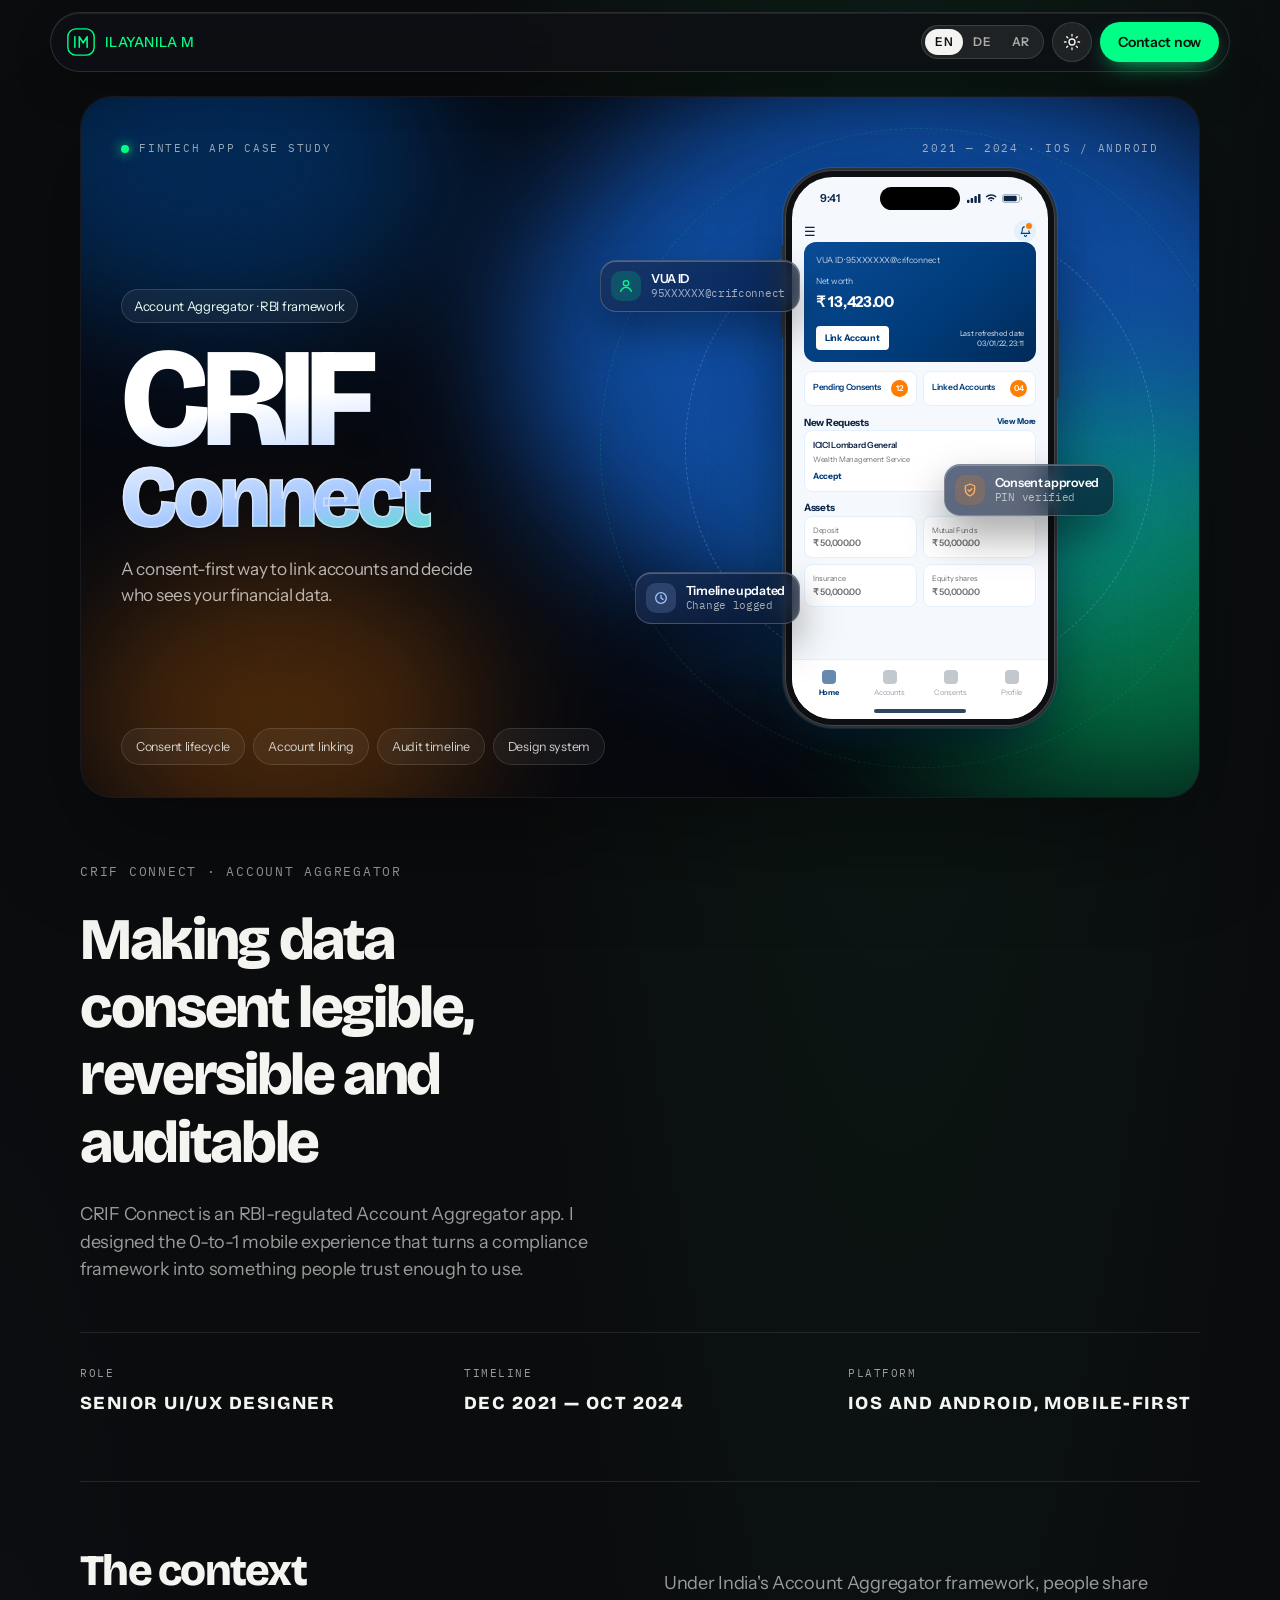
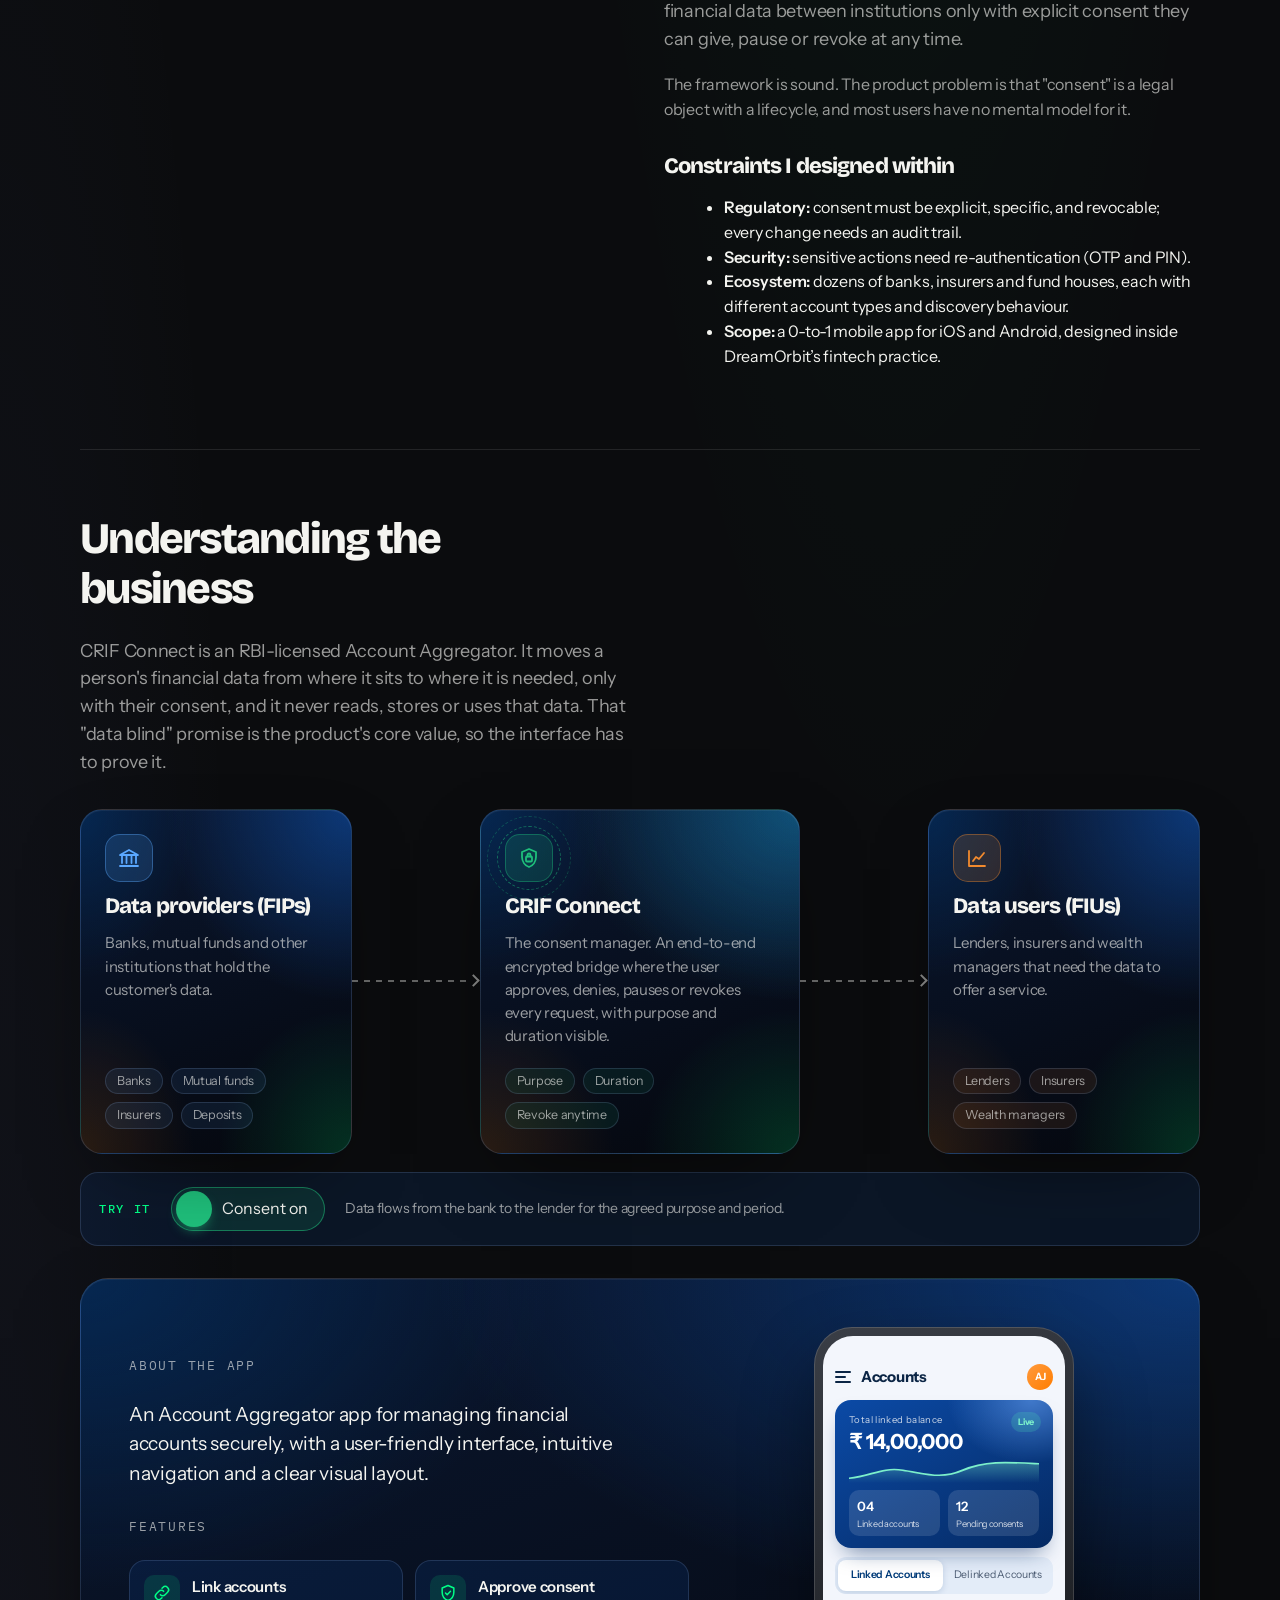
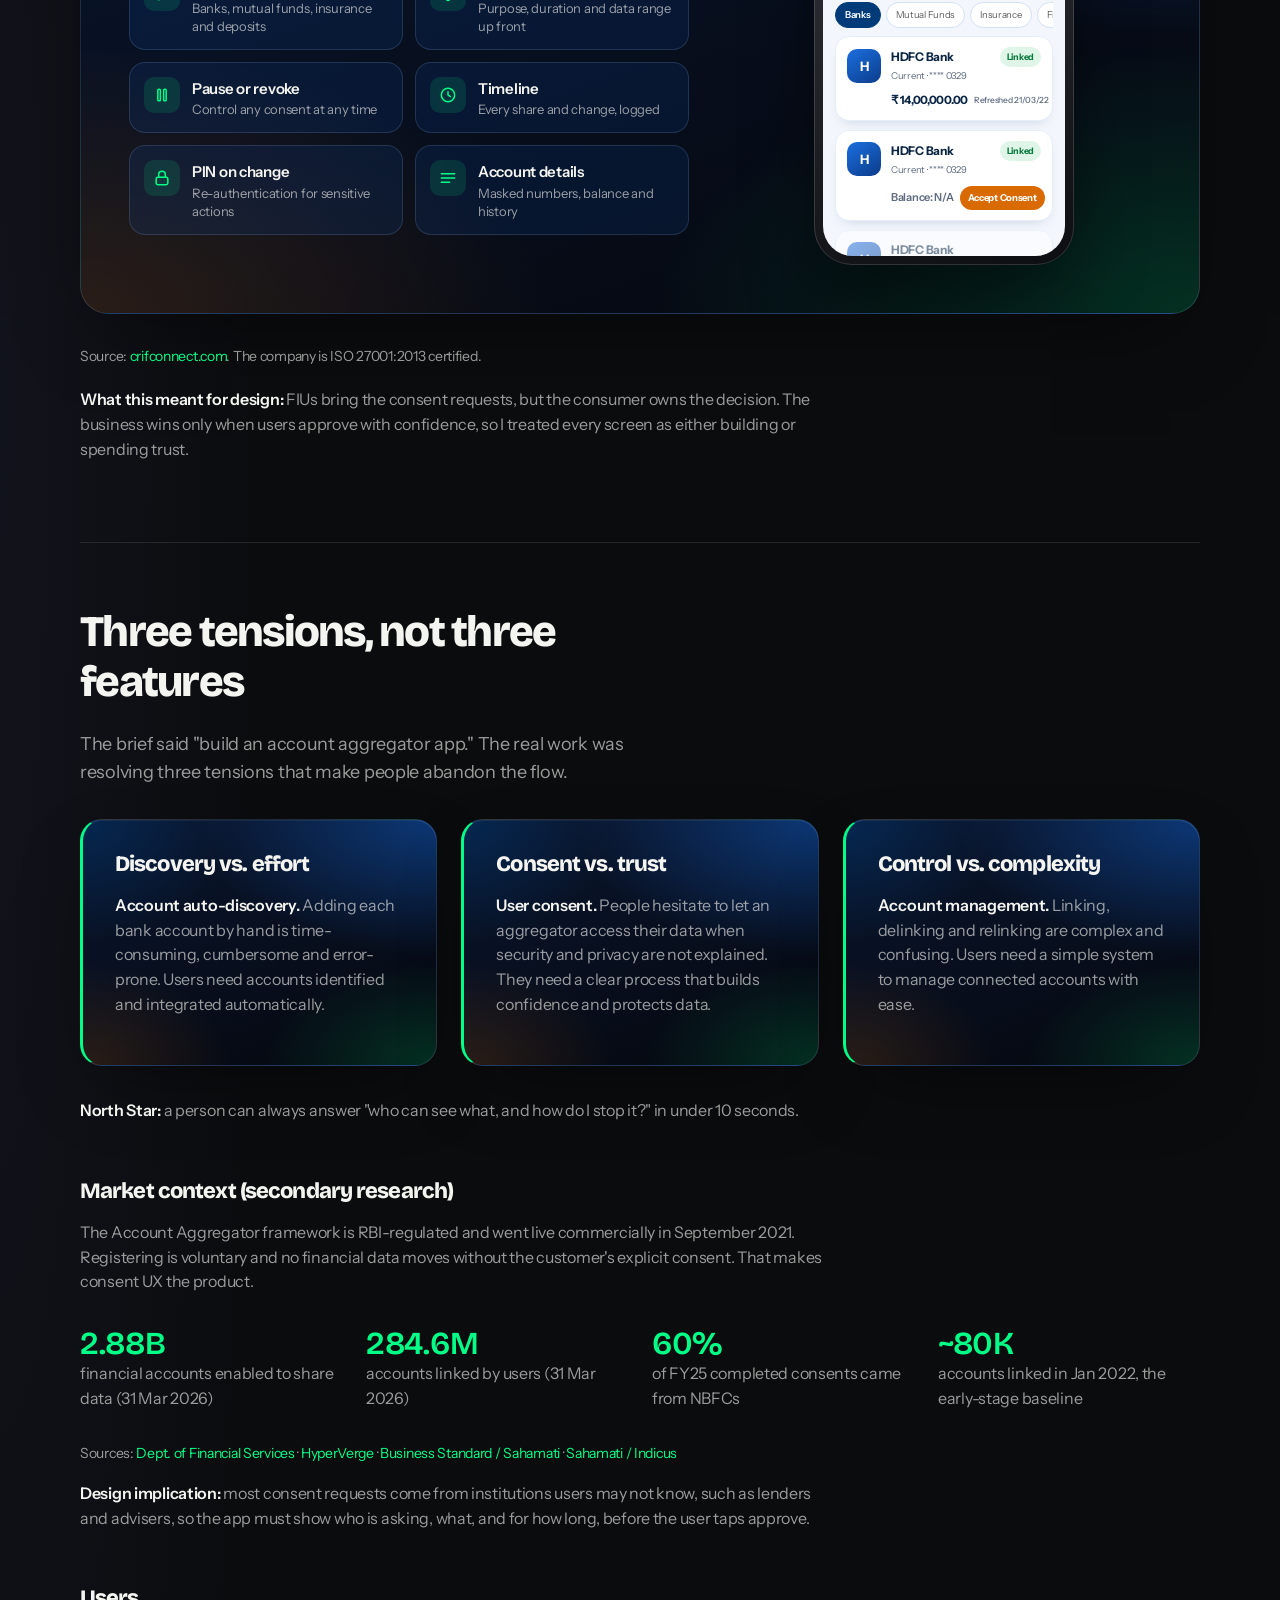
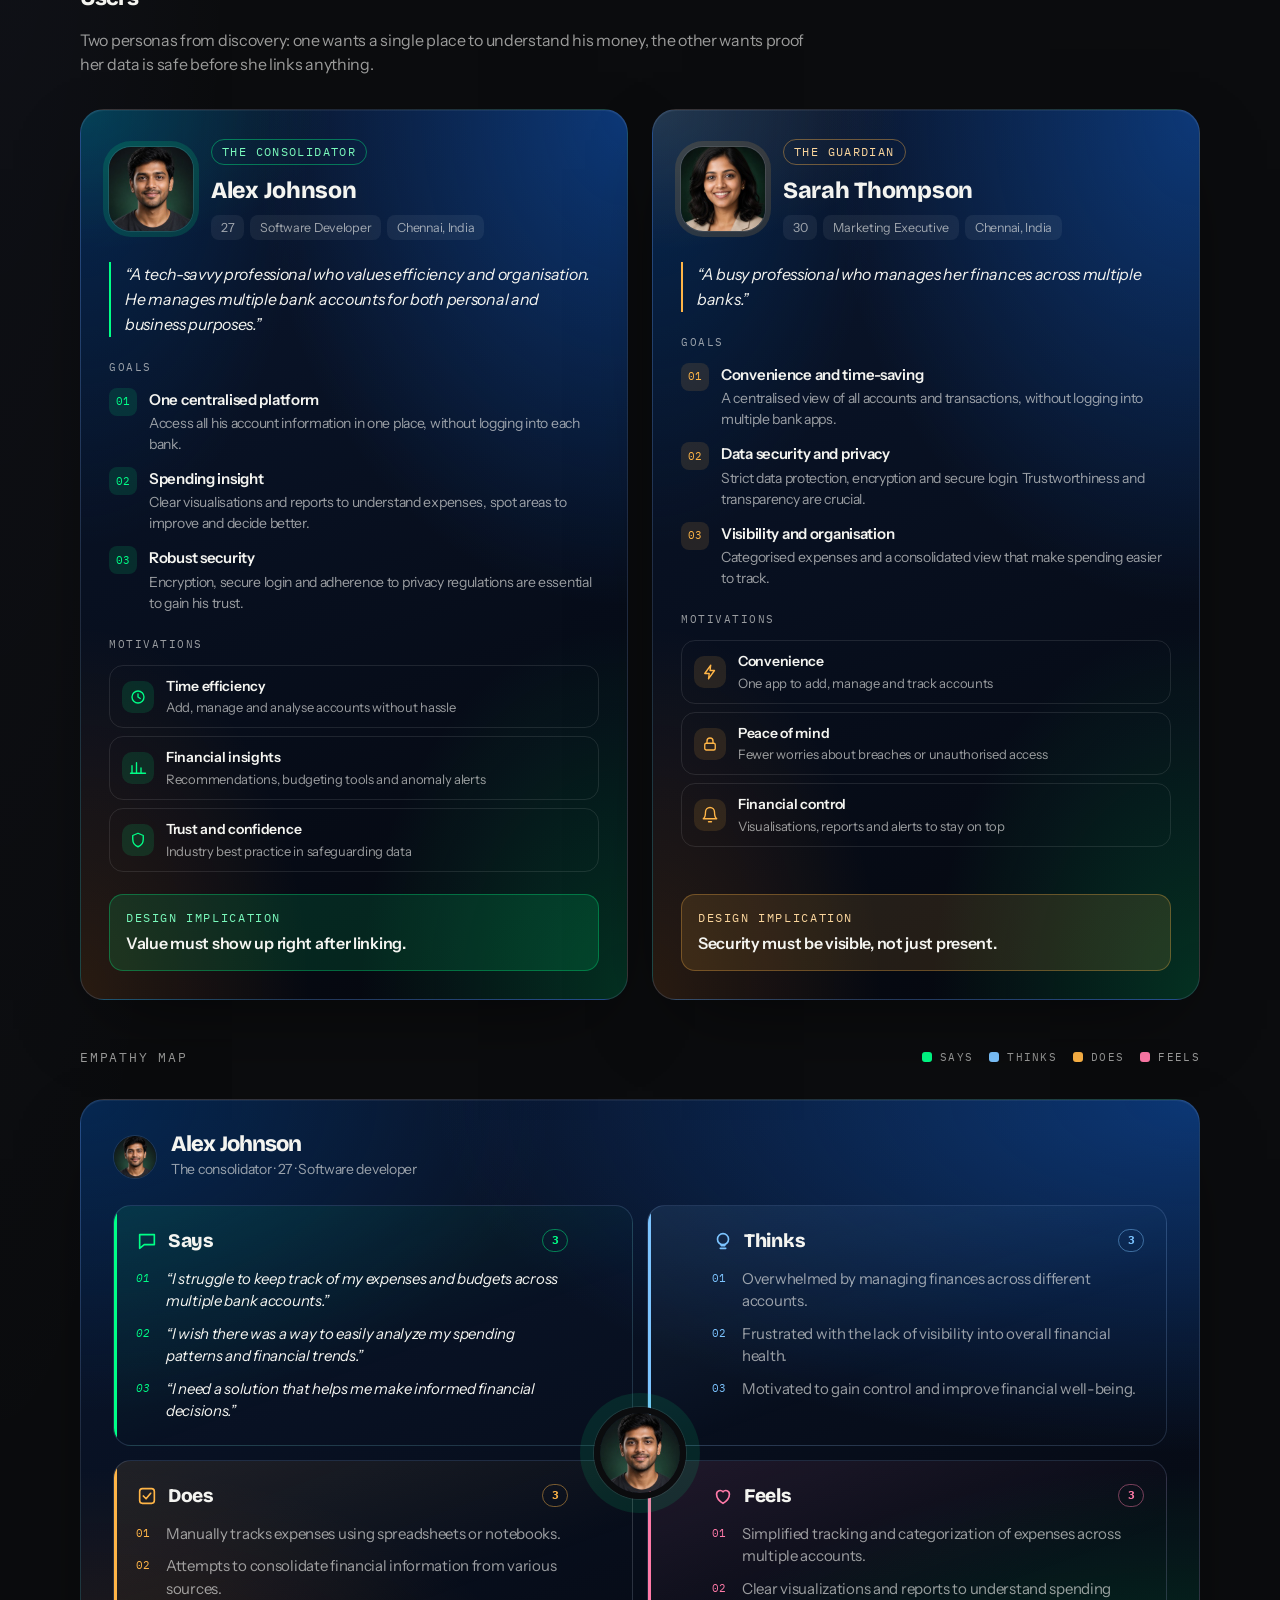
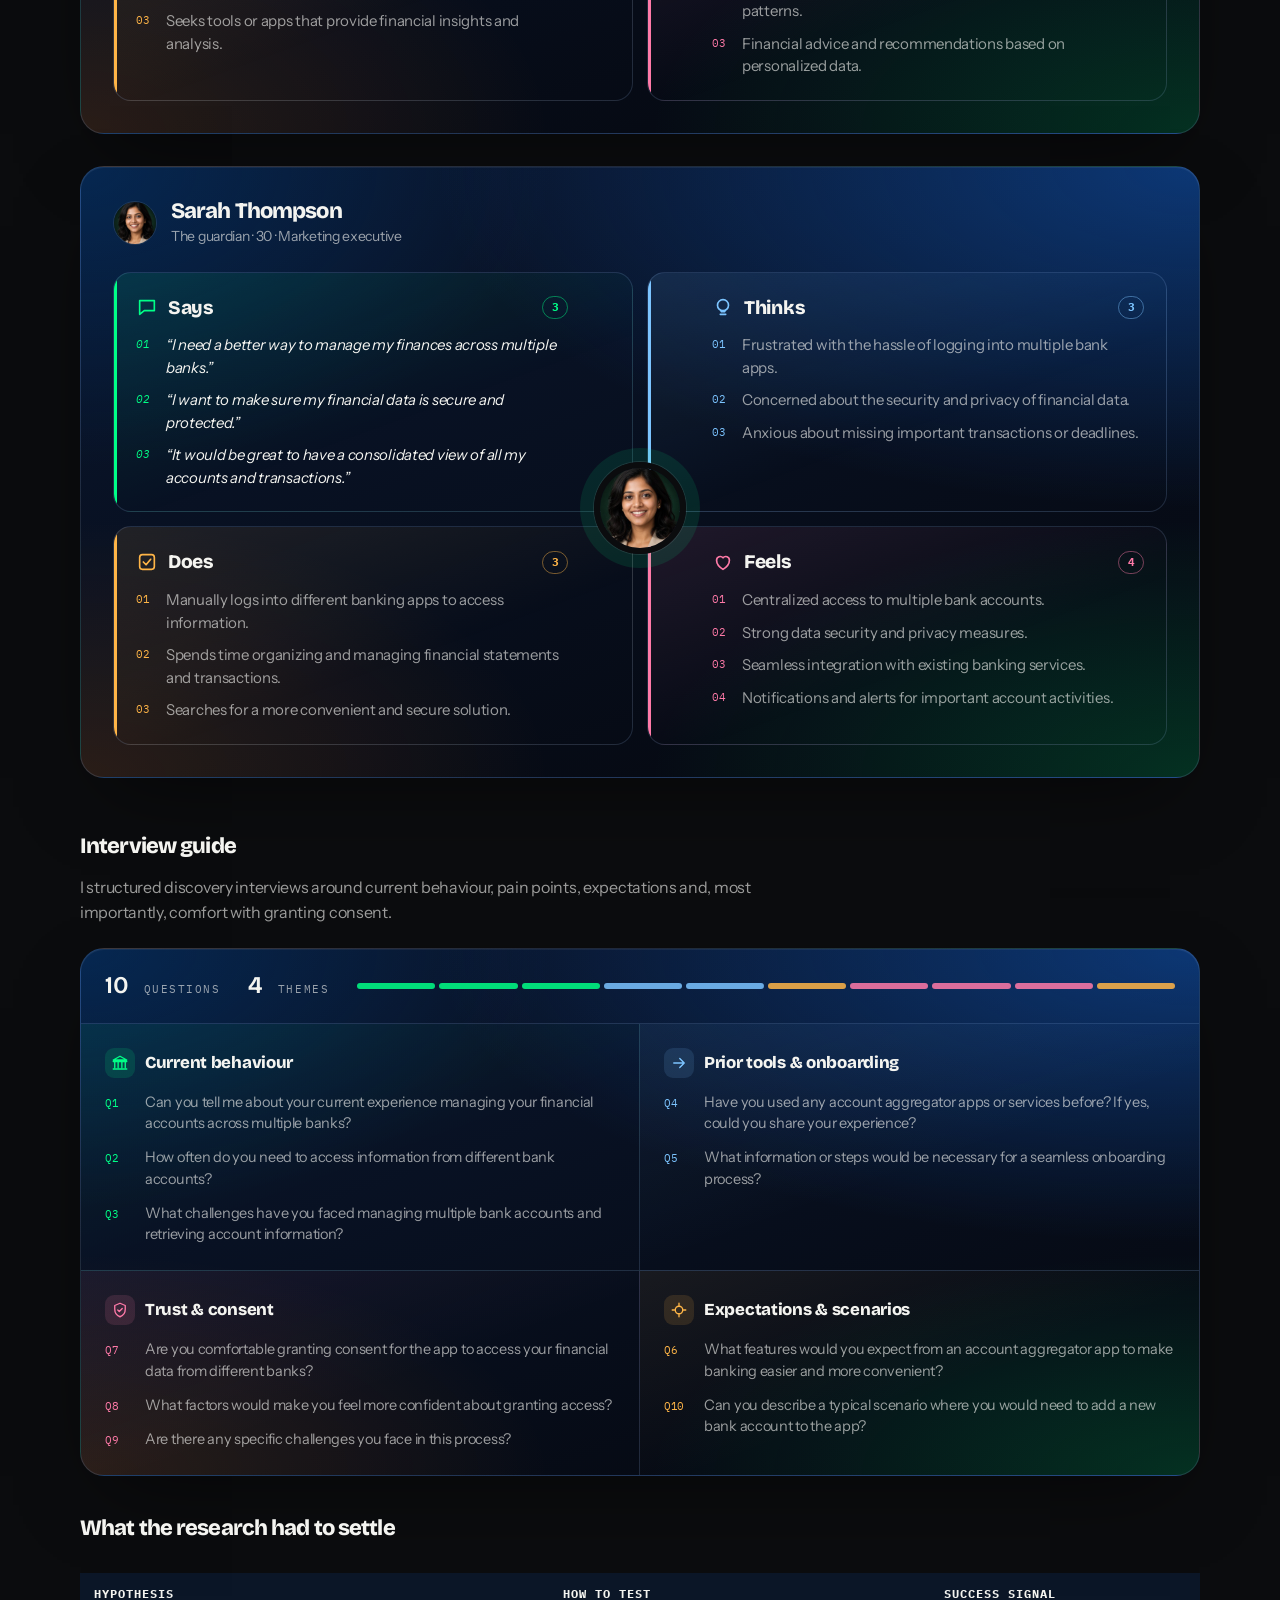
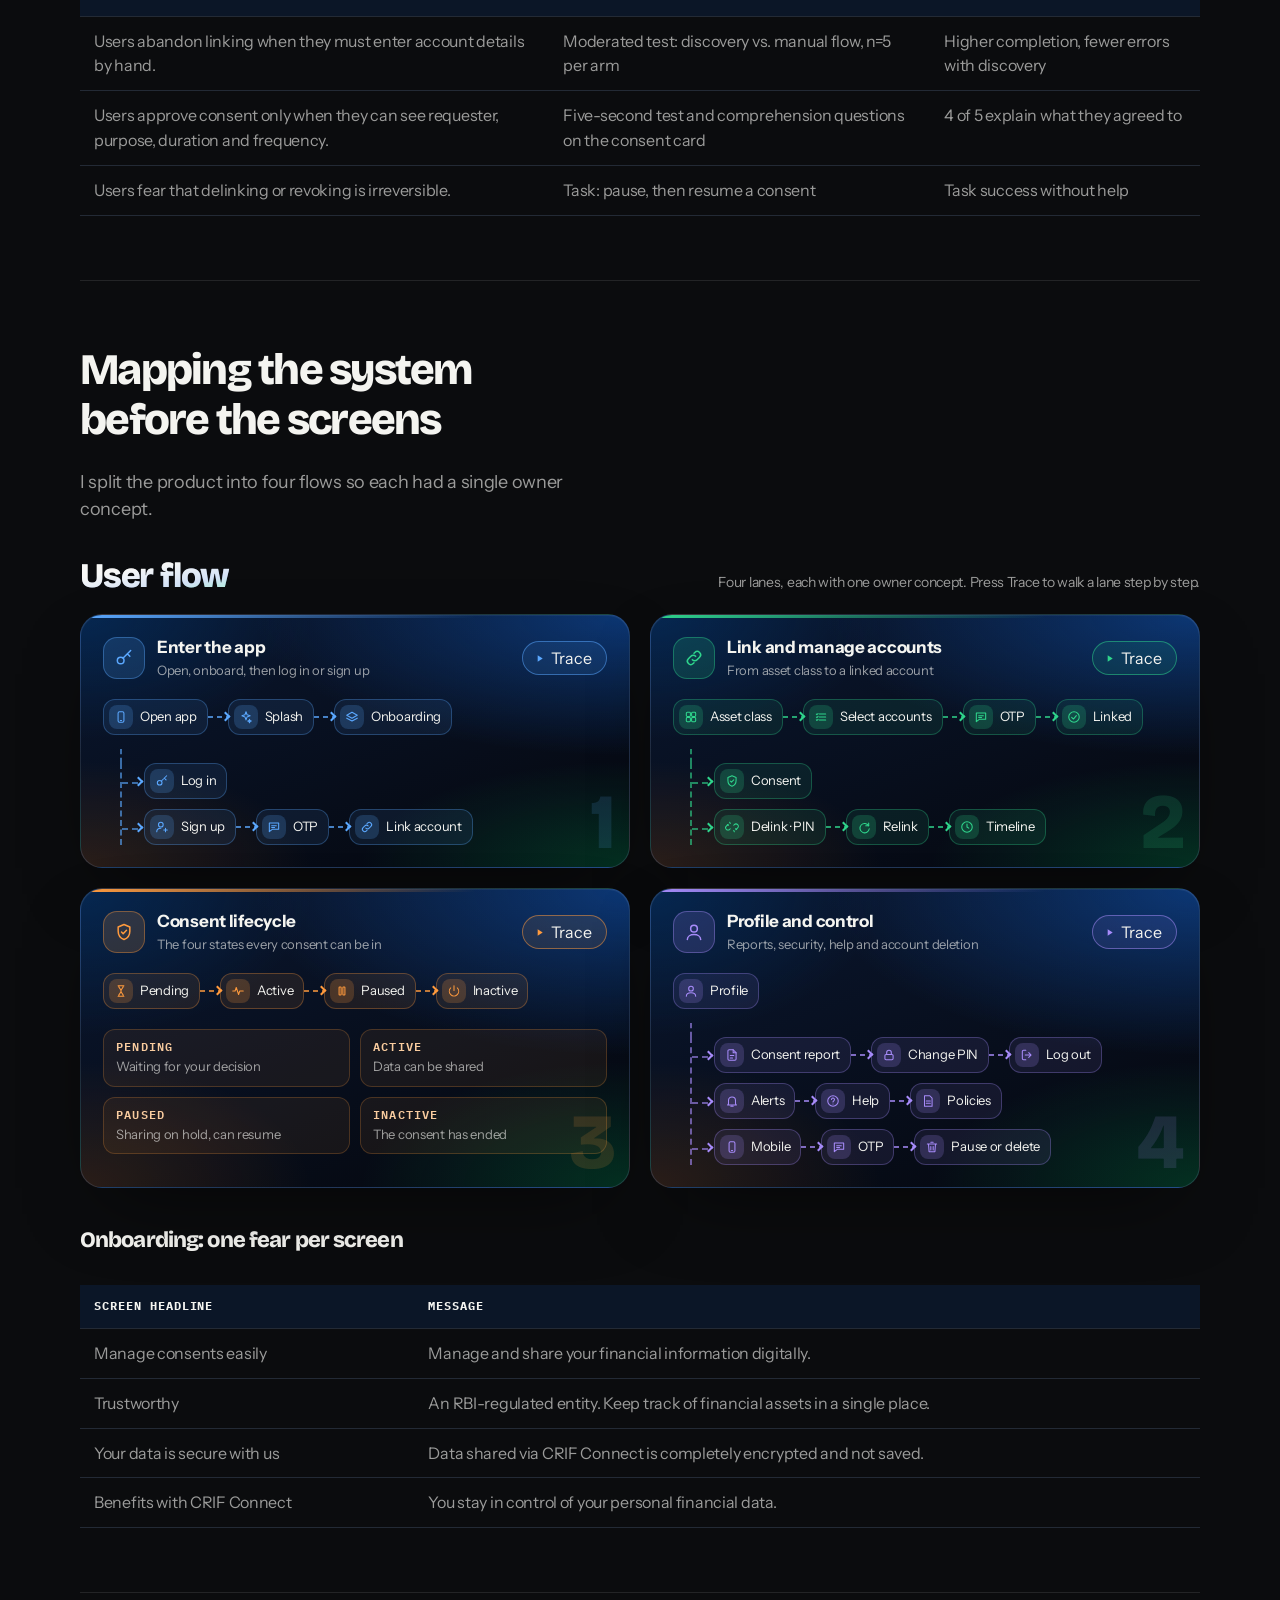
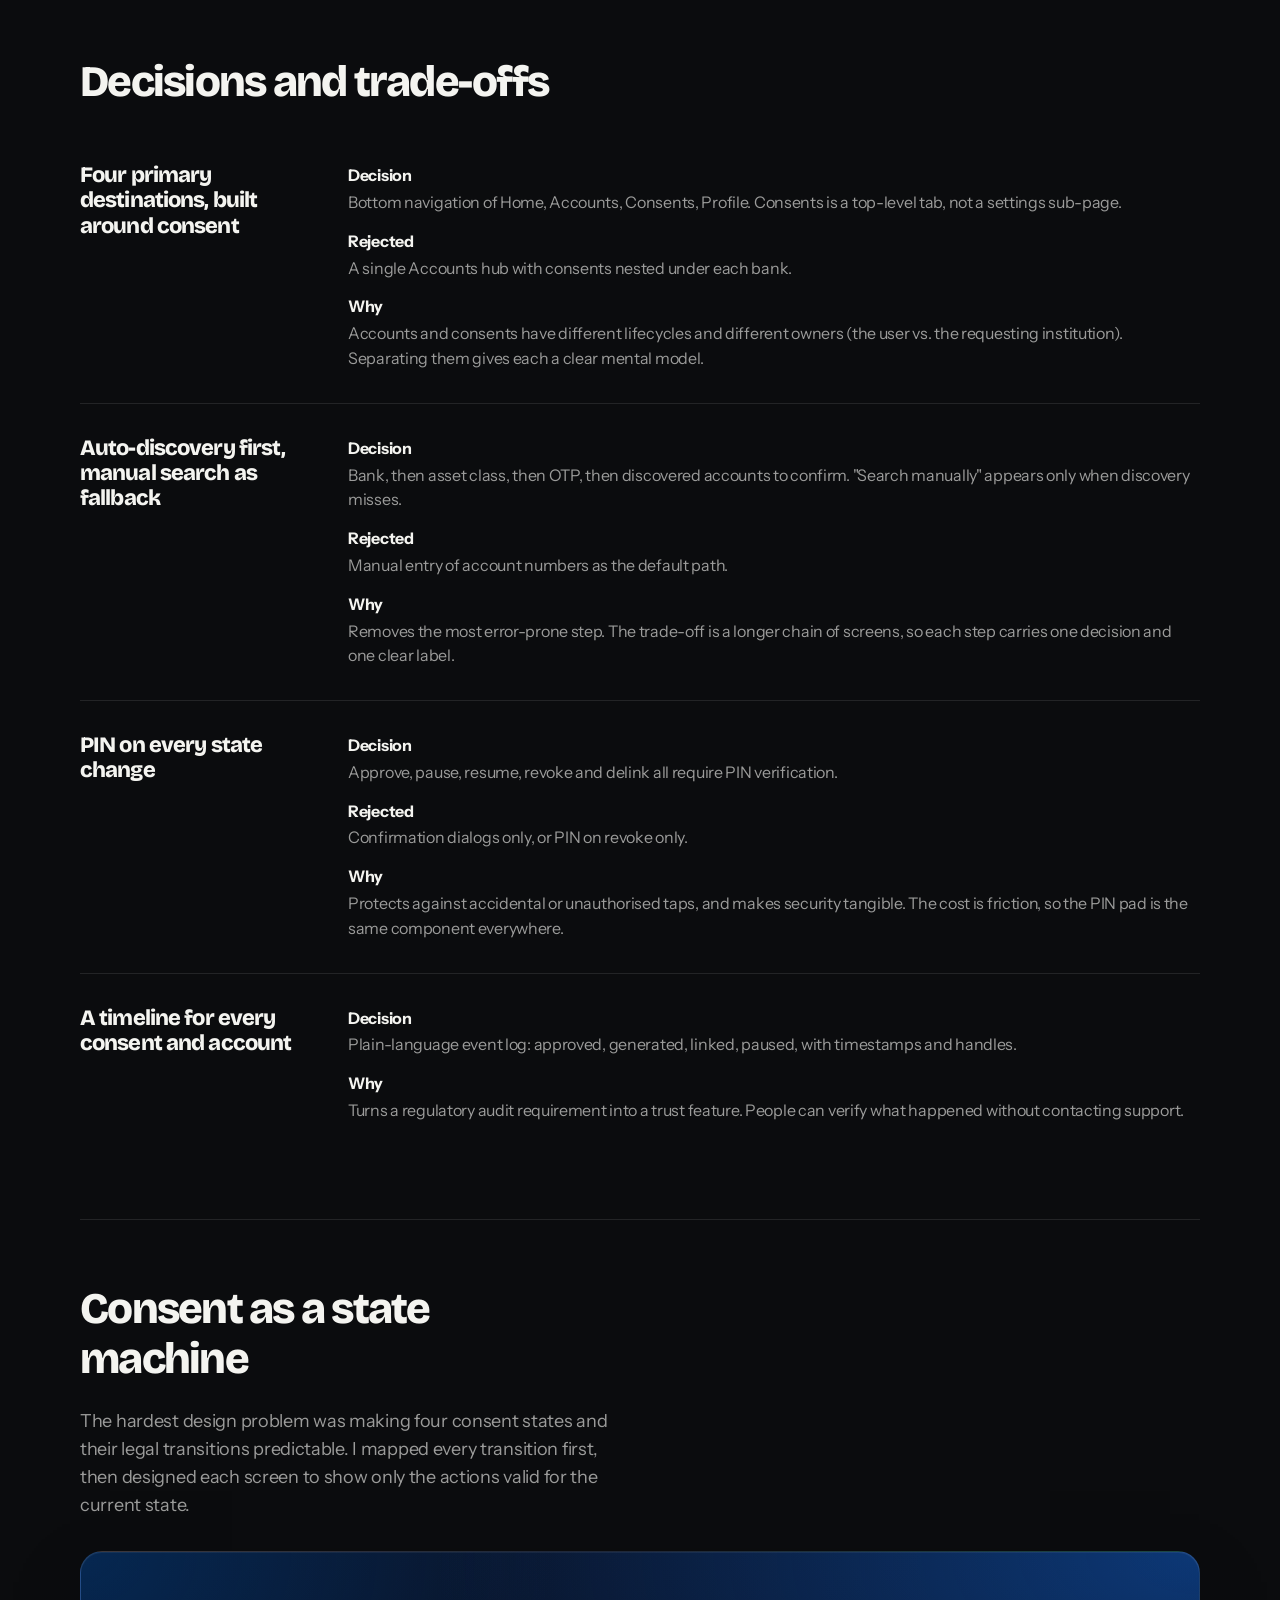
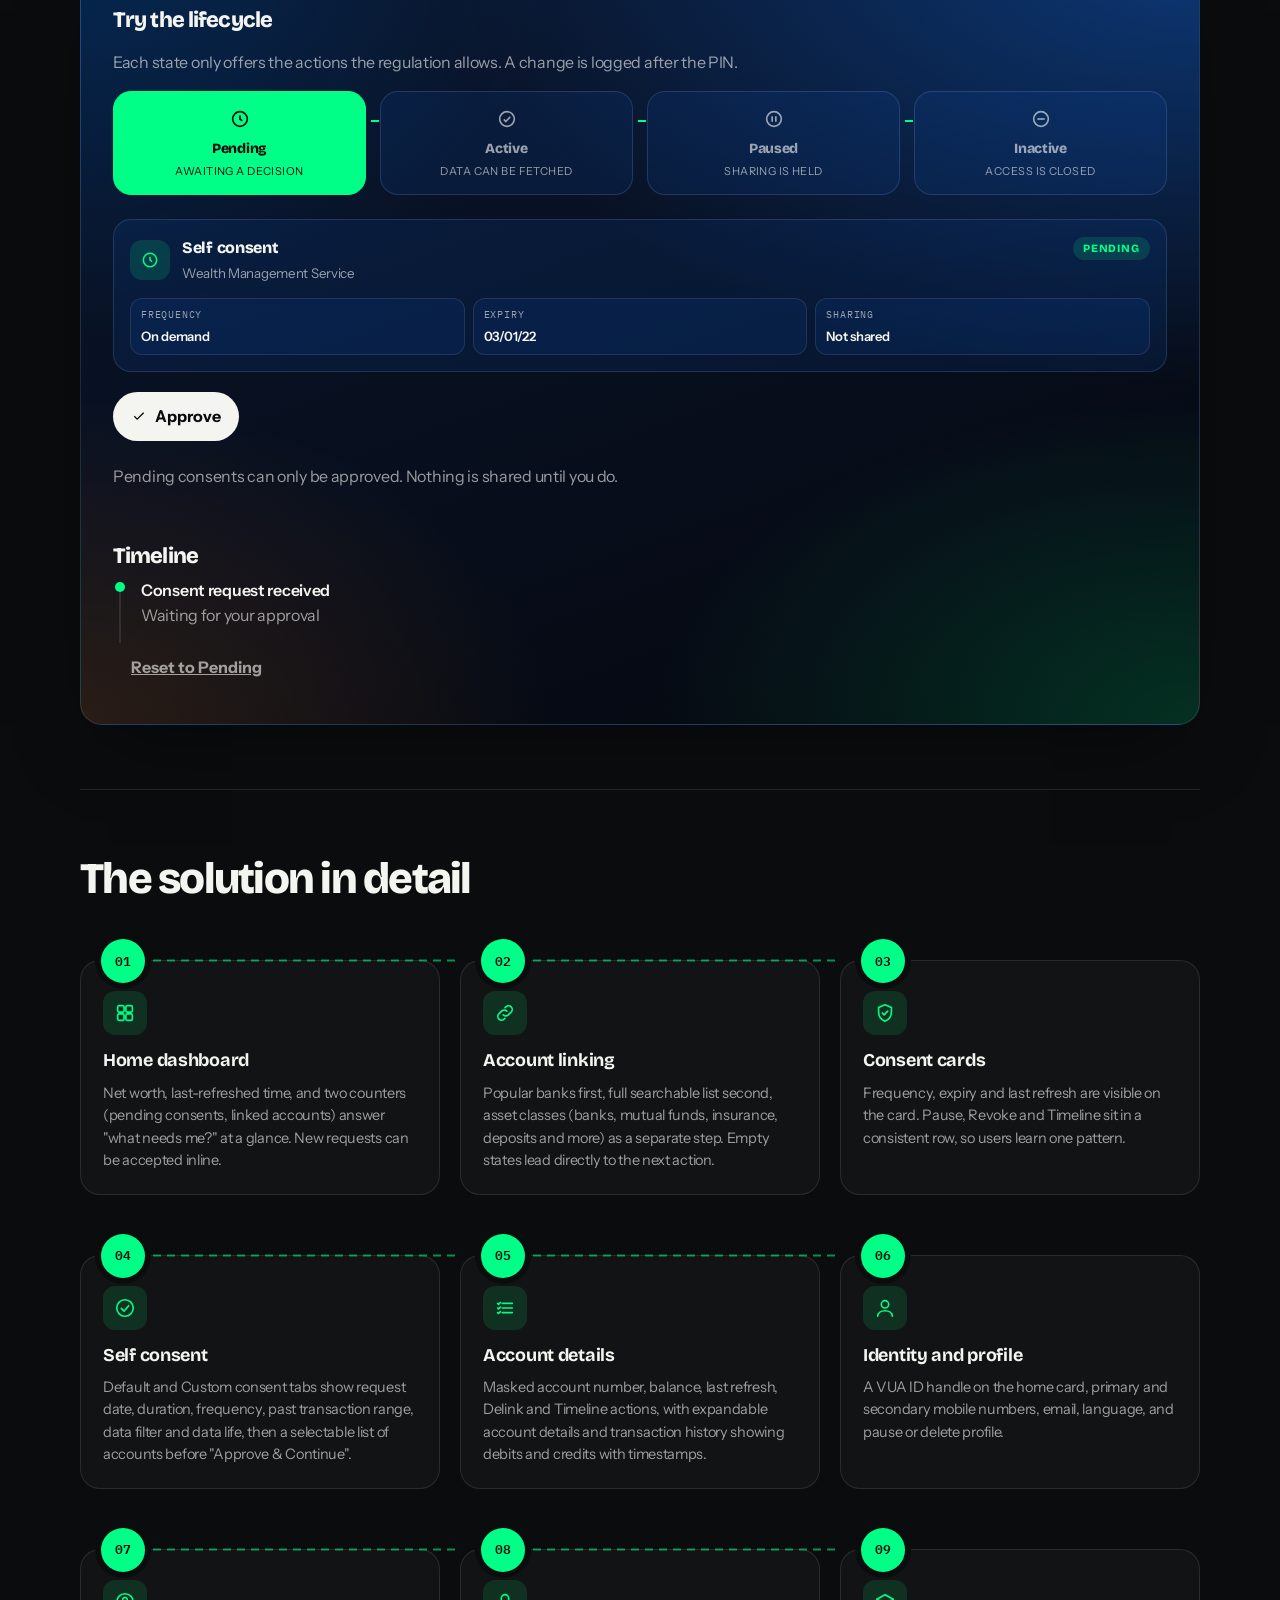
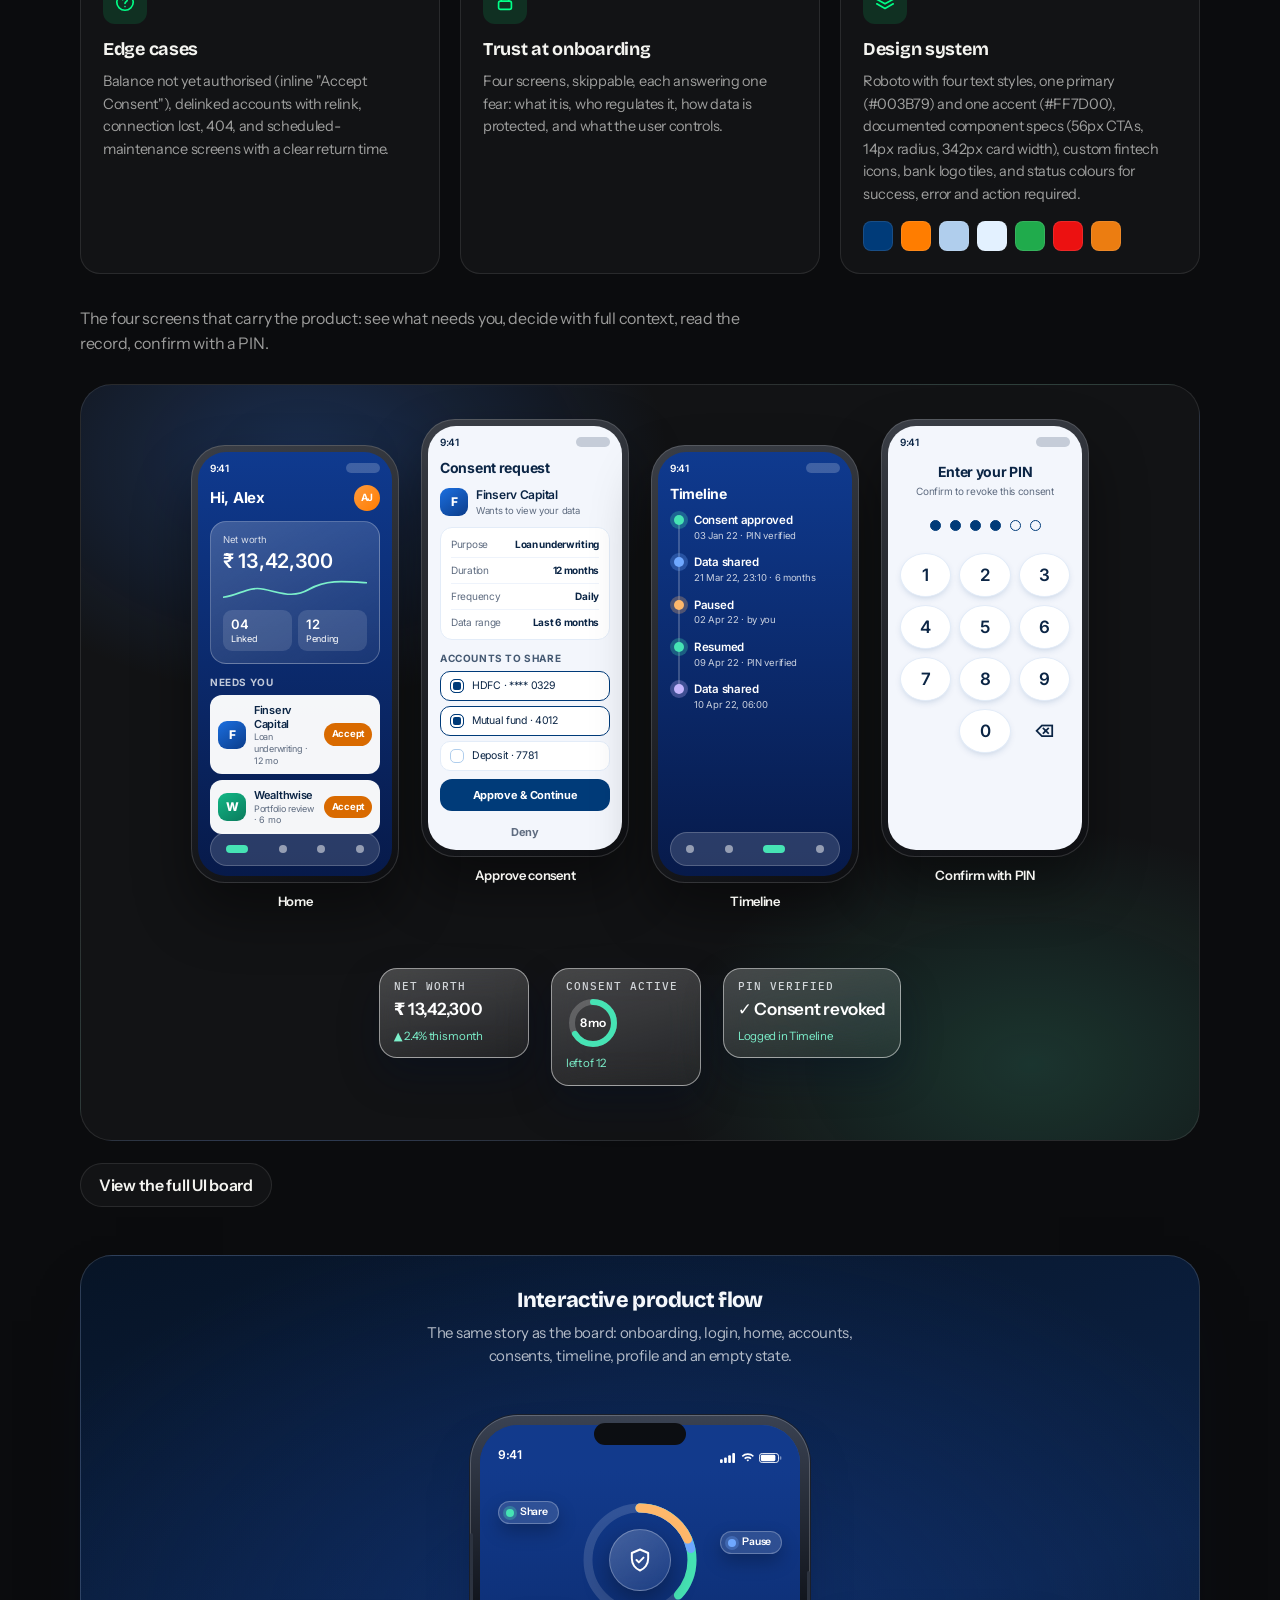
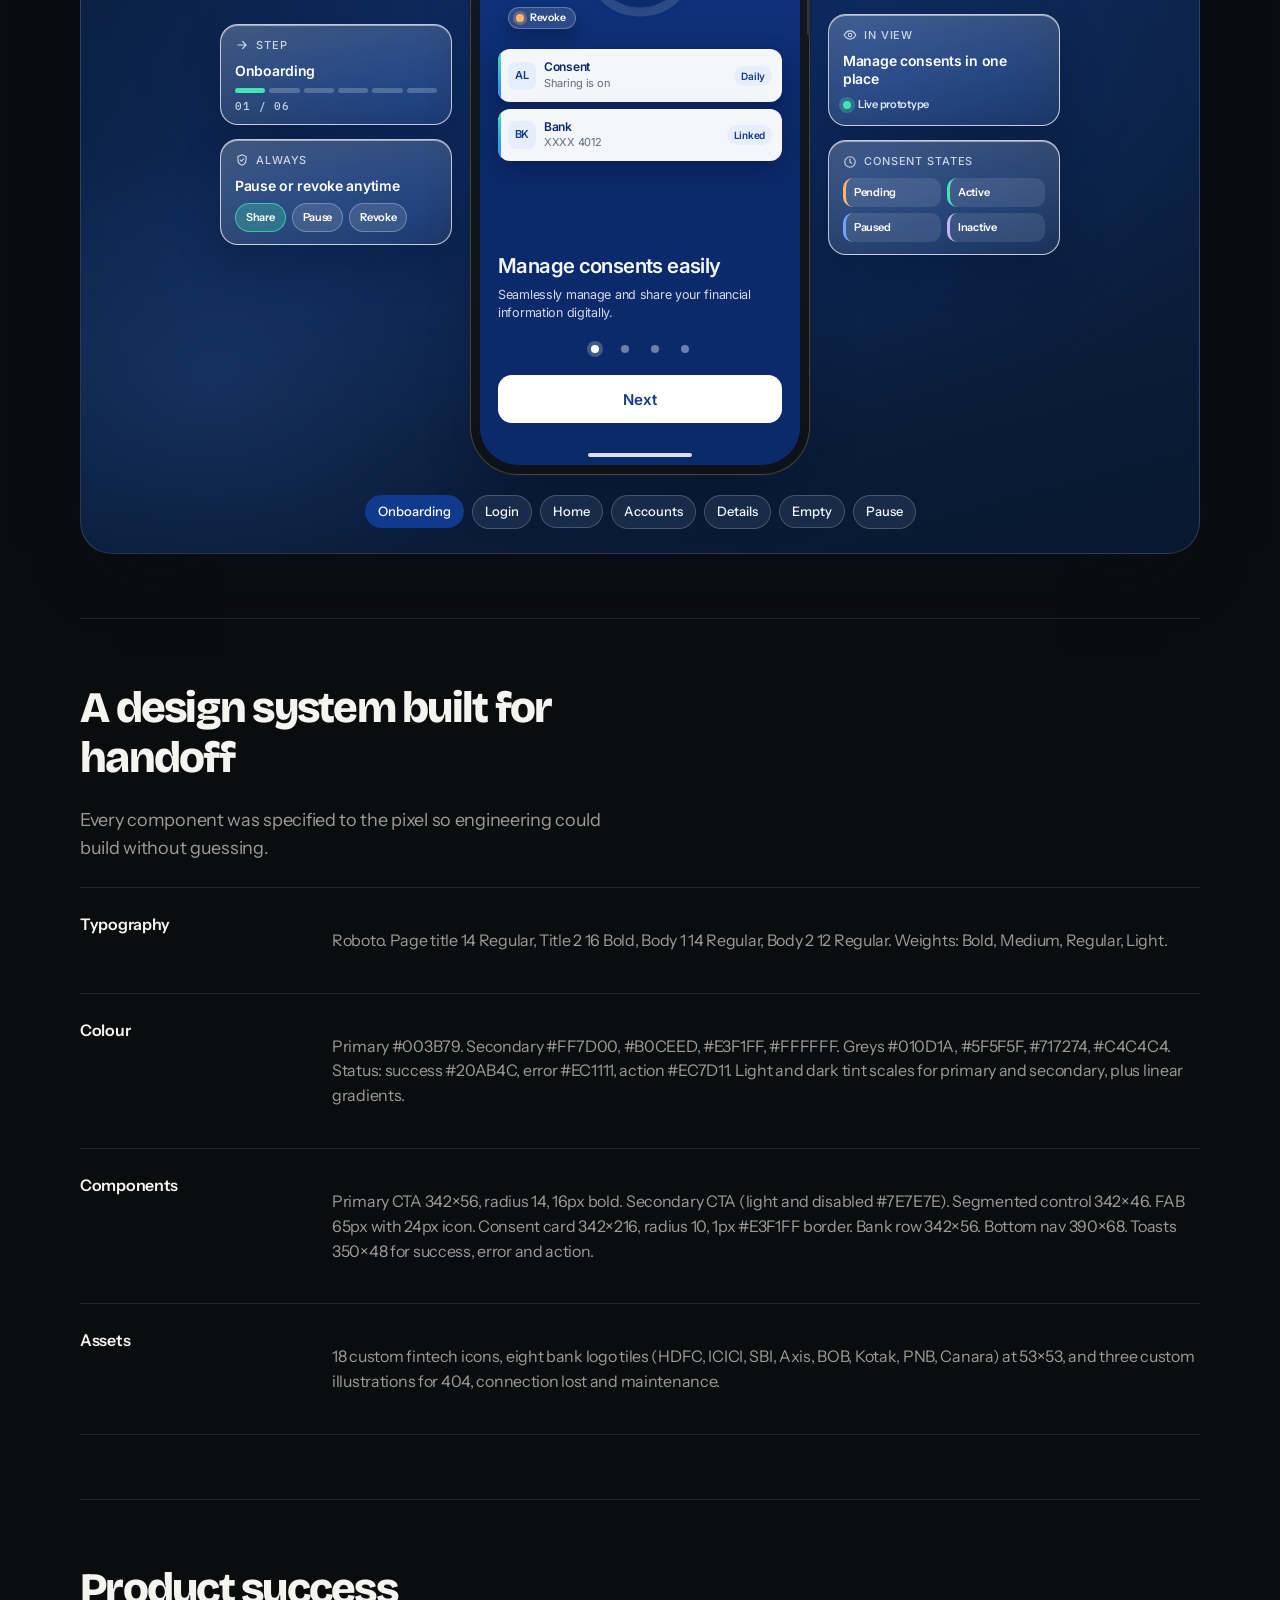
<file: crif-connect.html>
<!DOCTYPE html>
<html lang="en">
<head>
<link rel="stylesheet" href="./shell.css?v=8"><script src="./shell-boot.js?v=4"></script><script src="./tr-boot.js"></script>
<meta charset="utf-8">
<meta name="viewport" content="width=device-width, initial-scale=1">
<title>CRIF Connect: Making data consent legible | Case study</title>
<meta name="description" content="Designing a consent-first Account Aggregator app where every permission is visible, reversible and auditable.">
<link rel="preconnect" href="https://fonts.googleapis.com">
<link rel="preconnect" href="https://fonts.gstatic.com" crossorigin>
<link href="https://fonts.googleapis.com/css2?family=IBM+Plex+Mono:wght@400;500&family=Instrument+Sans:ital,wght@0,400;0,500;0,600;1,400&family=Inter:wght@400;500;600&family=Bricolage+Grotesque:opsz,wght@12..96,500;12..96,700;12..96,800&display=swap" rel="stylesheet">
<link rel="stylesheet" href="./styles.css?v=lang1">
<script>
  try {
    if (null === "light") document.documentElement.setAttribute("data-theme", "light");
    var lang = localStorage.getItem("lang");
    if (lang !== "de" && lang !== "ar") lang = "en";
    document.documentElement.lang = lang;
    document.documentElement.dir = lang === "ar" ? "rtl" : "ltr";
    if (lang !== "en") {
      document.documentElement.classList.add("i18n-pending");
      var antiFlash = document.createElement("style");
      antiFlash.textContent = "html.i18n-pending body{visibility:hidden}";
      document.head.appendChild(antiFlash);
    }
  } catch (e) {}
</script>
<style>
body.cs { padding-top: 96px; }
body.cs main { width: min(1120px, calc(100% - (var(--gutter) * 2))); }
.cs .wrap { max-width: none; margin: 0; padding: 0; }
.cs-hero { width: min(1120px, calc(100% - (var(--gutter) * 2))); margin: 0 auto; padding: 0 0 var(--s-6); }
.cs-kicker {
  font-family: "IBM Plex Mono", monospace;
  font-size: 12px;
  letter-spacing: 0.14em;
  text-transform: uppercase;
  color: var(--em);
  margin: 0 0 var(--s-3);
}
.cs-hero h1 { font-size: var(--display); max-width: 14ch; }
.cs .lead { font-size: var(--fs-lead); color: var(--snow-dim); max-width: 46ch; margin-top: var(--s-3); }
.cs p { color: var(--snow-dim); }
.cs p + p { margin-top: var(--s-2); }
.cs b, .cs strong { color: var(--snow); font-weight: 600; }
.cs a { color: var(--em); }
.meta {
  display: grid;
  grid-template-columns: repeat(3, 1fr);
  gap: var(--s-4);
  margin-top: var(--s-5);
  padding-top: var(--s-4);
  border-top: 1px solid var(--line);
}
.meta dt {
  font-family: "IBM Plex Mono", monospace;
  font-size: 11px;
  letter-spacing: 0.14em;
  text-transform: uppercase;
  color: var(--snow-dim);
}
.meta dd {
  font-family: "Bricolage Grotesque", sans-serif;
  font-weight: 800;
  font-size: 1.15rem;
  margin: 8px 0 0;
  color: var(--snow);
}
.cs section { padding: var(--s-6) 0; border-top: 1px solid var(--line); }
.cs h2 { font-size: var(--h2); margin-bottom: var(--s-3); max-width: 18ch; }
.cs h3 { font-size: var(--fs-h3); margin: 0 0 8px; }
.two { display: grid; grid-template-columns: 1fr 1fr; gap: var(--s-5); align-items: start; }
.narrow { max-width: 68ch; }
.cards, .biz, .next { display: grid; grid-template-columns: repeat(auto-fit, minmax(240px, 1fr)); gap: var(--s-3); margin-top: var(--s-4); }
.tension, .persona, .biz > div, .flow, .next > div {
  background: var(--surface);
  border: 1px solid var(--line);
  border-radius: var(--radius);
  box-shadow: var(--shadow);
  padding: var(--s-4);
}
.tension { border-left: 3px solid var(--em); }
.uf {
  margin-top: var(--s-4);
  padding: 36px 28px;
  border-radius: 28px;
  overflow-x: auto;
  background:
    radial-gradient(520px 280px at 8% 50%, rgba(0, 255, 135, 0.16), transparent 62%),
    radial-gradient(420px 240px at 80% 20%, rgba(0, 180, 120, 0.08), transparent 60%),
    linear-gradient(165deg, #0c1713 0%, #07110e 55%, #0a1c16 100%);
  border: 1px solid rgba(255, 255, 255, 0.08);
  box-shadow: inset 0 1px 0 rgba(255, 255, 255, 0.06);
}
.uf-layout { display: grid; grid-template-columns: 148px 1fr; gap: 12px 32px; align-items: start; min-width: 820px; }
.uf-title { margin: 8px 0 0; font-family: "Bricolage Grotesque", sans-serif; font-weight: 800; font-size: 2.15rem; line-height: 0.95; letter-spacing: -0.04em; background: linear-gradient(170deg, #ffffff 30%, #9fc4ff 70%, #00ff87 110%); -webkit-background-clip: text; background-clip: text; color: transparent; }
.uf-spine { position: relative; display: grid; gap: 22px; padding-left: 36px; }
.uf-spine::before { content: ""; position: absolute; left: 6px; top: 16px; bottom: 16px; border-left: 1.5px dashed rgba(159, 196, 255, 0.45); }
.uf-row { position: relative; display: flex; flex-wrap: wrap; align-items: center; gap: 0; }
.uf-spine > .uf-row::before { content: ""; position: absolute; left: -30px; top: 50%; width: 24px; border-top: 1.5px dashed rgba(159, 196, 255, 0.5); }
.uf-spine > .uf-row::after { content: ""; position: absolute; left: -34px; top: calc(50% - 4px); width: 8px; height: 8px; border-radius: 50%; background: #b6f5d4; box-shadow: 0 0 10px rgba(182, 245, 212, 0.8); }
.dash { flex: 0 0 26px; width: 26px; border-top: 1.5px dashed rgba(159, 196, 255, 0.5); }
.gnode {
  display: inline-flex;
  align-items: center;
  min-height: 36px;
  padding: 6px 14px;
  border-radius: 999px;
  color: #e9fff4;
  font-size: 13px;
  background: rgba(255, 255, 255, 0.06);
  border: 1px solid rgba(255, 255, 255, 0.16);
  box-shadow: inset 0 1px 0 rgba(255, 255, 255, 0.18), 0 8px 20px rgba(0, 0, 0, 0.25);
  backdrop-filter: blur(10px);
}
.uf-fork { position: relative; display: grid; gap: 10px; padding-left: 22px; }
.uf-fork::before { content: ""; position: absolute; left: 8px; top: 16px; bottom: 16px; border-left: 1.5px dashed rgba(159, 196, 255, 0.4); }
.uf-fork > .uf-row::before { content: ""; position: absolute; left: -14px; width: 14px; top: 50%; border-top: 1.5px dashed rgba(159, 196, 255, 0.45); }
.persona h3, .biz h3, .flow h3 { margin-bottom: 8px; }
.muted, .src, .killed, .stats span, .card3 small { color: var(--snow-dim); }
.src { font-size: 14px; margin-top: var(--s-2); }
.quote { border-left: 3px solid var(--em); padding-left: 14px; margin: 0 0 10px; font-style: italic; color: var(--snow); }
.board {
  display: block;
  width: 100%;
  height: auto;
  border-radius: var(--radius);
  border: 1px solid var(--line);
  margin: var(--s-4) 0;
  background: var(--ink-2);
}
.cs-hero .board { margin-top: var(--s-5); }
.cover {
  position: relative;
  isolation: isolate;
  min-height: 680px;
  margin-bottom: var(--s-6);
  padding: 32px 40px;
  border-radius: 32px;
  overflow: hidden;
  color: #f4f4f0;
  background: #05070d;
  border: 1px solid rgba(255, 255, 255, 0.08);
  box-shadow: 0 40px 100px rgba(0, 0, 0, 0.35);
  display: grid;
  grid-template-columns: 1.05fr 0.95fr;
  grid-template-rows: auto 1fr auto;
  gap: 0 32px;
}
.cover-aurora { position: absolute; inset: -20%; z-index: -3; filter: blur(70px); opacity: 0.9; }
.cover-aurora i { position: absolute; border-radius: 50%; }
.cover-aurora i:nth-child(1) { width: 52%; height: 60%; left: 42%; top: 10%; background: #0f4fa8; }
.cover-aurora i:nth-child(2) { width: 34%; height: 40%; left: 64%; top: 46%; background: #00c46a; opacity: 0.55; }
.cover-aurora i:nth-child(3) { width: 26%; height: 30%; left: 14%; top: 62%; background: #ff7d00; opacity: 0.28; }
.cover-aurora i:nth-child(4) { width: 30%; height: 34%; left: 8%; top: 4%; background: #003b79; opacity: 0.7; }
.cover::before {
  content: "";
  position: absolute;
  inset: 0;
  z-index: -2;
  background-image: none;
  -webkit-mask-image: radial-gradient(ellipse 70% 70% at 70% 45%, #000 20%, transparent 75%);
  mask-image: radial-gradient(ellipse 70% 70% at 70% 45%, #000 20%, transparent 75%);
}
.cover::after {
  content: "";
  position: absolute;
  inset: 0;
  z-index: -1;
  opacity: 0.18;
  mix-blend-mode: overlay;
  background-image: url("data:image/svg+xml,%3Csvg xmlns='http://www.w3.org/2000/svg' width='160' height='160'%3E%3Cfilter id='n'%3E%3CfeTurbulence type='fractalNoise' baseFrequency='.9' numOctaves='2' stitchTiles='stitch'/%3E%3C/filter%3E%3Crect width='100%25' height='100%25' filter='url(%23n)'/%3E%3C/svg%3E");
}
.cover-top { grid-column: 1 / -1; display: flex; justify-content: space-between; align-items: center; font-family: "IBM Plex Mono", monospace; font-size: 11px; letter-spacing: 0.16em; text-transform: uppercase; color: rgba(244, 244, 240, 0.6); }
.cover-top span:first-child { display: inline-flex; align-items: center; gap: 10px; }
.cover-top span:first-child::before { content: ""; width: 8px; height: 8px; border-radius: 50%; background: #00ff87; box-shadow: 0 0 12px #00ff87; }
.cover-copy { align-self: center; position: relative; z-index: 2; }
.cover .cover-eyebrow { margin: 0 0 18px; display: inline-flex; gap: 8px; padding: 6px 12px; border-radius: 999px; font-size: 13px; color: #e9fff4; background: rgba(255, 255, 255, 0.06); border: 1px solid rgba(255, 255, 255, 0.14); backdrop-filter: blur(10px); }
.cover .cover-word {
  margin: 0;
  font-family: "Bricolage Grotesque", sans-serif;
  font-weight: 800;
  font-size: clamp(5rem, 11vw, 9.5rem);
  line-height: 0.82;
  letter-spacing: -0.06em;
  background: linear-gradient(170deg, #ffffff 30%, #9fc4ff 70%, #00ff87 110%);
  -webkit-background-clip: text;
  background-clip: text;
  color: transparent;
}
.cover .cover-word span { display: block; -webkit-text-stroke: 1.5px rgba(244, 244, 240, 0.55); color: transparent; background: none; font-size: 0.62em; letter-spacing: -0.04em; margin-top: 6px; }
.cover .cover-sub { margin: 22px 0 0; max-width: 30ch; color: rgba(244, 244, 240, 0.72); font-size: 1.08rem; line-height: 1.5; }
.cover-tags { grid-column: 1 / -1; display: flex; flex-wrap: wrap; gap: 8px; position: relative; z-index: 2; }
.cover-tags span { padding: 8px 14px; border-radius: 999px; font-size: 12.5px; color: rgba(244, 244, 240, 0.82); background: rgba(255, 255, 255, 0.05); border: 1px solid rgba(255, 255, 255, 0.12); backdrop-filter: blur(8px); }
.cover-stage { position: relative; align-self: center; justify-self: center; width: 300px; height: 560px; perspective: 1400px; }
.cover-orbit { position: absolute; left: 50%; top: 50%; border-radius: 50%; border: 1px dashed rgba(159, 196, 255, 0.28); transform: translate(-50%, -50%); }
.cover-orbit.o1 { width: 470px; height: 470px; }
.cover-orbit.o2 { width: 640px; height: 640px; border-color: rgba(0, 255, 135, 0.14); }
.cover-phone {
  position: absolute;
  inset: 0;
  width: 270px;
  height: 556px;
  margin: auto;
  padding: 7px;
  border-radius: 48px;
  background: #0d0f12;
  box-shadow:
    inset 0 0 0 1px rgba(255, 255, 255, 0.22),
    0 0 0 2px #2b2f36,
    0 0 0 3px rgba(255, 255, 255, 0.08),
    0 40px 80px -20px rgba(0, 0, 0, 0.7),
    0 18px 40px -18px rgba(0, 59, 121, 0.6);
}
.cover-phone::before, .cover-phone::after { content: ""; position: absolute; width: 3px; border-radius: 2px; background: #2b2f36; }
.cover-phone::before { left: -4px; top: 112px; height: 56px; box-shadow: 0 -38px 0 -1px #2b2f36; }
.cover-phone::after { right: -4px; top: 150px; height: 78px; }
.cs .cover-phone p { margin: 0; color: inherit; }
.cs .cover-phone b { color: inherit; }
.ph { position: relative; height: 100%; overflow: hidden; border-radius: 41px; background: #f5f8fc; color: #0b2545; font-family: Roboto, "Instrument Sans", sans-serif; padding: 0 12px; }
.ph::before { content: ""; position: absolute; z-index: 2; top: 10px; left: 50%; width: 80px; height: 23px; border-radius: 999px; background: #000; transform: translateX(-50%); }
.ph::after { content: ""; position: absolute; z-index: 2; bottom: 6px; left: 50%; width: 92px; height: 4px; border-radius: 999px; background: #0b2545; opacity: 0.85; transform: translateX(-50%); }
.ph-status { display: flex; justify-content: space-between; align-items: center; height: 43px; padding: 0 14px 0 16px; font-size: 11px; font-weight: 600; color: #0b2545; }
.ph-status i { display: flex; gap: 4px; align-items: center; }
.ph-status svg { height: 9px; width: auto; fill: currentColor; }
.cs .ph-top { display: flex; justify-content: space-between; align-items: center; font-size: 13px; color: #003b79; margin-bottom: 10px; }
.ph-bell { position: relative; display: grid; place-items: center; width: 22px; height: 22px; border-radius: 50%; background: #e3f1ff; }
.ph-bell svg { width: 13px; height: 13px; fill: none; stroke: #003b79; stroke-width: 2; stroke-linecap: round; stroke-linejoin: round; }
.ph-bell::after { content: ""; position: absolute; top: 3px; right: 4px; width: 6px; height: 6px; border-radius: 50%; background: #ff7d00; box-shadow: 0 0 0 1.5px #e3f1ff; }
.ph-card { padding: 12px; border-radius: 12px; color: #fff; background: linear-gradient(140deg, #0a4c97, #003b79 60%, #012a57); }
.cs .ph-card .ph-k { font-size: 8.5px; opacity: 0.75; }
.cs .ph-card .ph-v { font-size: 15px; font-weight: 700; margin-top: 2px; }
.ph-card-row { display: flex; justify-content: space-between; align-items: end; margin-top: 12px; }
.ph-btn { padding: 5px 9px; border-radius: 4px; background: #fff; color: #003b79; font-size: 9px; font-weight: 700; }
.cs .ph-card small { font-size: 7.5px; text-align: right; opacity: 0.85; line-height: 1.4; }
.ph-counts { display: grid; grid-template-columns: 1fr 1fr; gap: 6px; margin: 9px 0; }
.ph-counts span { display: flex; justify-content: space-between; align-items: center; padding: 8px; border-radius: 8px; border: 1px solid #e3f1ff; background: #fff; font-size: 8.5px; font-weight: 600; color: #003b79; }
.ph-counts em { font-style: normal; display: grid; place-items: center; width: 17px; height: 17px; border-radius: 50%; background: #ff7d00; color: #fff; font-size: 8px; }
.cs .ph-h { display: flex; justify-content: space-between; font-size: 10px; font-weight: 700; margin: 4px 0 6px; }
.ph-h i { font-style: normal; font-size: 8px; color: #003b79; }
.ph-req { padding: 8px; border-radius: 8px; border: 1px solid #e3f1ff; background: #fff; font-size: 8.5px; margin-bottom: 8px; }
.cs .ph-req small { display: block; color: #717274; font-size: 7.5px; margin: 2px 0 4px; }
.ph-req i { font-style: normal; font-weight: 700; color: #003b79; }
.ph-assets { display: grid; grid-template-columns: 1fr 1fr; gap: 6px; }
.ph-assets span { padding: 8px; border-radius: 8px; border: 1px solid #e3f1ff; background: #fff; font-size: 7.5px; color: #717274; line-height: 1.5; }
.ph-assets b { display: block; color: #0b2545; font-size: 9px; }
.ph-nav { position: absolute; left: 0; right: 0; bottom: 0; display: grid; grid-template-columns: repeat(4, 1fr); padding: 10px 6px 20px; background: #fff; border-top: 1px solid #e3f1ff; font-size: 7.5px; text-align: center; color: #9aa3ad; }
.ph-nav span::before { content: ""; display: block; width: 14px; height: 14px; margin: 0 auto 3px; border-radius: 4px; background: currentColor; opacity: 0.6; }
.ph-nav .on { color: #003b79; font-weight: 700; }
.glass {
  position: absolute;
  z-index: 4;
  display: flex;
  align-items: center;
  gap: 10px;
  padding: 10px 14px 10px 10px;
  border-radius: 16px;
  color: #f4f4f0;
  font-size: 12px;
  line-height: 1.3;
  background: linear-gradient(140deg, rgba(30, 48, 84, 0.72), rgba(8, 14, 28, 0.62));
  border: 1px solid rgba(255, 255, 255, 0.2);
  box-shadow: 0 20px 40px rgba(0, 0, 0, 0.35), inset 0 1px 0 rgba(255, 255, 255, 0.25);
  backdrop-filter: blur(16px) saturate(140%);
  -webkit-backdrop-filter: blur(16px) saturate(140%);
  animation: float 6s ease-in-out infinite;
}
.glass b { display: block; font-size: 12.5px; color: #fff; }
.glass small { display: block; font-size: 10.5px; color: rgba(244, 244, 240, 0.65); font-family: "IBM Plex Mono", monospace; }
.glass .gi { flex: none; display: grid; place-items: center; width: 30px; height: 30px; border-radius: 10px; background: rgba(0, 255, 135, 0.16); color: #00ff87; }
.glass .gi svg { width: 16px; height: 16px; fill: none; stroke: currentColor; stroke-width: 2; stroke-linecap: round; stroke-linejoin: round; }
.g-vua { right: calc(100% - 30px); top: 92px; }
.g-consent { right: -44px; top: 296px; animation-delay: -2s; }
.g-consent .gi { background: rgba(255, 125, 0, 0.18); color: #ffb06a; }
.glass { white-space: nowrap; }
.g-time { right: calc(100% - 30px); bottom: 104px; animation-delay: -4s; }
.g-time .gi { background: rgba(159, 196, 255, 0.18); color: #9fc4ff; }
@keyframes float { 0%, 100% { transform: translateY(0); } 50% { transform: translateY(-10px); } }
@media (prefers-reduced-motion: reduce) { .glass { animation: none; } }
@media (max-width: 900px) {
  .cover { grid-template-columns: 1fr; padding: 28px 22px; gap: 28px 0; }
  .cover-stage { transform: scale(0.86); margin: -20px 0; }
  .g-vua { right: auto; left: -40px; }
  .g-consent { right: -40px; }
  .g-time { right: auto; left: -30px; }
}
.ab { display: grid; grid-template-columns: 1.15fr 0.85fr; gap: var(--s-5); align-items: center; margin: var(--s-4) 0; padding: var(--s-5); border-radius: 28px; border: 1px solid var(--line); background: radial-gradient(420px 300px at 85% 30%, color-mix(in srgb, var(--em) 10%, transparent), transparent 70%), var(--surface); box-shadow: var(--shadow); overflow: hidden; }
.cs .ab-lead { margin: 0; font-size: 1.2rem; line-height: 1.55; color: var(--snow); max-width: 40ch; }
.ab-feats { display: grid; grid-template-columns: 1fr 1fr; gap: 12px; margin: 0; padding: 0; list-style: none; }
.ab-feats li { display: grid; grid-template-columns: 36px 1fr; column-gap: 12px; align-items: start; padding: 14px; border-radius: 16px; border: 1px solid var(--line); background: color-mix(in srgb, var(--snow) 3%, transparent); }
.ab-feats svg { grid-row: span 2; width: 36px; height: 36px; padding: 8px; border-radius: 10px; fill: none; stroke: var(--em); stroke-width: 1.8; stroke-linecap: round; stroke-linejoin: round; background: color-mix(in srgb, var(--em) 12%, transparent); }
.ab-feats b { font-size: 15px; color: var(--snow); }
.ab-feats span { font-size: 13px; line-height: 1.4; color: var(--snow-dim); }
.ab-phone { justify-self: center; width: 260px; padding: 9px; border-radius: 38px; background: linear-gradient(160deg, #3a3e46, #0d0e11); box-shadow: 0 30px 60px rgba(0, 0, 0, 0.4), inset 0 0 0 1px rgba(255, 255, 255, 0.14); transform: rotate(-4deg); }
.ab-screen { height: 500px; overflow: hidden; border-radius: 30px; background: #f5f8fc; padding: 34px 14px 0; font-family: Roboto, "Instrument Sans", sans-serif; color: #0b2545; }
.cs .ab-screen p { margin: 0; color: inherit; }
.cs .ab-screen b { color: #0b2545; }
.cs .ab-bar { display: flex; gap: 10px; font-size: 14px; font-weight: 700; color: #003b79; margin-bottom: 12px; }
.ab-tabs { display: grid; grid-template-columns: 1fr 1fr; border: 1px solid #b0ceed; border-radius: 8px; overflow: hidden; font-size: 11px; text-align: center; }
.ab-tabs span { padding: 7px 4px; color: #5f5f5f; }
.ab-tabs .on { background: #003b79; color: #fff; font-weight: 600; }
.ab-chips { display: flex; gap: 5px; margin: 10px 0; font-size: 9.5px; overflow: hidden; }
.ab-chips span { padding: 4px 7px; border-radius: 6px; border: 1px solid #b0ceed; color: #5f5f5f; white-space: nowrap; }
.ab-chips .on { border-color: #003b79; color: #003b79; font-weight: 600; }
.ab-acc { padding: 11px 12px; margin-bottom: 9px; border-radius: 10px; background: #fff; border: 1px solid #e3f1ff; box-shadow: 0 2px 6px rgba(0, 59, 121, 0.06); }
.cs .ab-row { display: flex; justify-content: space-between; font-size: 12px; }
.ab-row small { font-size: 8.5px; text-align: right; color: #717274; }
.ab-row small b { color: #003b79; font-size: 10px; }
.cs .ab-num { font-size: 10px; color: #717274; margin-top: 4px; }
.cs .ab-bal { display: flex; justify-content: space-between; font-size: 11.5px; font-weight: 700; margin-top: 6px; }
.ab-bal em { font-style: normal; color: #ff7d00; font-size: 10.5px; }
.cs .ab-meta { font-size: 9px; color: #717274; margin-top: 6px; }
.ab-ghost { opacity: 0.55; }
@media (max-width: 860px) {
  .ab { grid-template-columns: 1fr; padding: var(--s-4); }
  .ab-feats { grid-template-columns: 1fr; }
}
.ig { margin-top: var(--s-3); border-radius: 24px; border: 1px solid var(--line); background: var(--surface); box-shadow: var(--shadow); overflow: hidden; }
.ig .t1 { --c: #00ff87; } .ig .t2 { --c: #7cc4ff; } .ig .t3 { --c: #ffb547; } .ig .t4 { --c: #ff7aa8; }
html[data-theme="light"] .ig .t1 { --c: #068a4c; } html[data-theme="light"] .ig .t2 { --c: #1f6fb8; } html[data-theme="light"] .ig .t3 { --c: #b5700a; } html[data-theme="light"] .ig .t4 { --c: #c23a6b; }
.ig-bar { display: flex; align-items: center; gap: 28px; padding: 18px 24px; border-bottom: 1px solid var(--line); }
.cs .ig-bar p { margin: 0; font-family: "IBM Plex Mono", monospace; font-size: 11px; letter-spacing: 0.14em; text-transform: uppercase; color: var(--snow-dim); }
.ig-bar b { margin-right: 6px; font-family: "Bricolage Grotesque", sans-serif; font-size: 1.5rem; letter-spacing: 0; color: var(--snow); }
.ig-track { flex: 1; display: grid; grid-template-columns: repeat(10, 1fr); gap: 4px; margin: 0; padding: 0; list-style: none; }
.ig-track li { height: 6px; border-radius: 999px; background: var(--c); opacity: 0.85; }
.ig-grid { display: grid; grid-template-columns: 1fr 1fr; }
.cs .ig-t { padding: 24px; border-top: 0; border-right: 1px solid var(--line); border-bottom: 1px solid var(--line); background: linear-gradient(160deg, color-mix(in srgb, var(--c) 7%, transparent), transparent 55%); }
.cs .ig-t:nth-child(2n) { border-right: 0; }
.cs .ig-t:nth-last-child(-n+2) { border-bottom: 0; }
.cs .ig-h { display: flex; align-items: center; gap: 10px; margin: 0 0 14px; font-family: "Bricolage Grotesque", sans-serif; font-weight: 800; font-size: 1.05rem; color: var(--snow); }
.ig-h svg { width: 30px; height: 30px; padding: 6px; border-radius: 9px; fill: none; stroke: var(--c); stroke-width: 1.8; stroke-linecap: round; stroke-linejoin: round; background: color-mix(in srgb, var(--c) 13%, transparent); }
.ig-t ol { display: grid; gap: 12px; margin: 0; padding: 0; list-style: none; }
.ig-t li { display: grid; grid-template-columns: 30px 1fr; gap: 10px; font-size: 14.5px; line-height: 1.5; color: var(--snow-dim); }
.ig-t li::before { content: "Q" attr(value); font-family: "IBM Plex Mono", monospace; font-size: 11px; line-height: 2; color: var(--c); }
@media (max-width: 760px) {
  .ig-grid { grid-template-columns: 1fr; }
  .cs .ig-t, .cs .ig-t:nth-last-child(2) { border-right: 0; border-bottom: 1px solid var(--line); }
  .cs .ig-t:last-child { border-bottom: 0; }
  .ig-bar { flex-wrap: wrap; gap: 12px 24px; }
  .ig-track { flex-basis: 100%; }
}
.pp { display: grid; grid-template-columns: 1fr 1fr; gap: var(--s-3); margin-top: var(--s-4); }
.pp-card { --c: #00ff87; position: relative; display: flex; flex-direction: column; gap: 22px; padding: 28px; border-radius: 24px; border: 1px solid var(--line); background: radial-gradient(360px 200px at 0% 0%, color-mix(in srgb, var(--c) 10%, transparent), transparent 70%), var(--surface); box-shadow: var(--shadow); overflow: hidden; }
.pp-sarah { --c: #ffb547; }
html[data-theme="light"] .pp-alex { --c: #068a4c; }
html[data-theme="light"] .pp-sarah { --c: #b5700a; }
.pp-head { display: flex; gap: 18px; align-items: center; }
.pp-head img { width: 84px; height: 84px; margin: 0; border-radius: 22px; object-fit: cover; box-shadow: 0 0 0 1px var(--line), 0 0 0 6px color-mix(in srgb, var(--c) 14%, transparent); }
.pp-tag { display: inline-block; padding: 3px 10px; border-radius: 999px; font-family: "IBM Plex Mono", monospace; font-size: 10.5px; letter-spacing: 0.12em; text-transform: uppercase; color: var(--c); border: 1px solid color-mix(in srgb, var(--c) 40%, transparent); }
.cs .pp-head h4 { margin: 8px 0 6px; font-family: "Bricolage Grotesque", sans-serif; font-weight: 800; font-size: 1.45rem; color: var(--snow); }
.pp-facts { display: flex; flex-wrap: wrap; gap: 6px; margin: 0; padding: 0; list-style: none; }
.pp-facts li { padding: 3px 10px; border-radius: 8px; font-size: 12.5px; color: var(--snow-dim); background: color-mix(in srgb, var(--snow) 6%, transparent); }
.cs .pp-bio { margin: 0; padding-left: 14px; border-left: 2px solid var(--c); font-style: italic; color: var(--snow); line-height: 1.55; }
.cs .pp-label { margin: 0 0 12px; font-family: "IBM Plex Mono", monospace; font-size: 11px; letter-spacing: 0.14em; text-transform: uppercase; color: var(--snow-dim); }
.pp-list { margin: 0; padding: 0; list-style: none; display: grid; gap: 12px; counter-reset: g; }
.pp-list li { position: relative; padding-left: 40px; counter-increment: g; }
.pp-list li::before { content: counter(g, decimal-leading-zero); position: absolute; left: 0; top: 0; display: grid; place-items: center; width: 28px; height: 28px; border-radius: 8px; font-family: "IBM Plex Mono", monospace; font-size: 11px; color: var(--c); background: color-mix(in srgb, var(--c) 12%, transparent); }
.pp-list b, .pp-chips b { display: block; font-size: 15px; color: var(--snow); }
.pp-list span { display: block; margin-top: 2px; font-size: 14px; line-height: 1.5; color: var(--snow-dim); }
.pp-chips { display: grid; gap: 8px; margin: 0; padding: 0; list-style: none; }
.pp-chips li { display: flex; gap: 12px; align-items: center; padding: 10px 12px; border-radius: 14px; border: 1px solid var(--line); font-size: 13px; color: var(--snow-dim); }
.pp-chips b { font-size: 14px; }
.pp-chips svg { flex: none; width: 32px; height: 32px; padding: 7px; border-radius: 10px; fill: none; stroke: var(--c); stroke-width: 1.8; stroke-linecap: round; stroke-linejoin: round; background: color-mix(in srgb, var(--c) 12%, transparent); }
.cs .pp-impl { margin: auto 0 0; padding: 14px 16px; border-radius: 14px; font-weight: 600; color: var(--snow); background: color-mix(in srgb, var(--c) 12%, transparent); border: 1px solid color-mix(in srgb, var(--c) 30%, transparent); }
.pp-impl span { display: block; margin-bottom: 4px; font-family: "IBM Plex Mono", monospace; font-size: 10.5px; font-weight: 400; letter-spacing: 0.14em; text-transform: uppercase; color: var(--c); }
@media (max-width: 860px) { .pp { grid-template-columns: 1fr; } .pp-card { padding: 22px; } }
.emp { margin: var(--s-5) 0 0; display: grid; gap: var(--s-4); }
.emp-head { display: flex; flex-wrap: wrap; align-items: center; justify-content: space-between; gap: 12px; }
.emp-key { display: flex; flex-wrap: wrap; gap: 16px; margin: 0; padding: 0; list-style: none; font-family: "IBM Plex Mono", monospace; font-size: 11px; letter-spacing: 0.12em; text-transform: uppercase; color: var(--snow-dim); }
.emp-key li { display: flex; align-items: center; gap: 8px; }
.emp-key i { width: 10px; height: 10px; border-radius: 3px; background: var(--c); }
.k-says, .q-says { --c: #00ff87; }
.k-thinks, .q-thinks { --c: #7cc4ff; }
.k-does, .q-does { --c: #ffb547; }
.k-feels, .q-feels { --c: #ff7aa8; }
html[data-theme="light"] .k-says, html[data-theme="light"] .q-says { --c: #068a4c; }
html[data-theme="light"] .k-thinks, html[data-theme="light"] .q-thinks { --c: #1f6fb8; }
html[data-theme="light"] .k-does, html[data-theme="light"] .q-does { --c: #b5700a; }
html[data-theme="light"] .k-feels, html[data-theme="light"] .q-feels { --c: #c23a6b; }
.emp-map { background: var(--surface); border: 1px solid var(--line); border-radius: 24px; box-shadow: var(--shadow); padding: var(--s-4); }
.emp-who { display: flex; align-items: center; gap: 14px; margin-bottom: var(--s-3); }
.emp-who img { width: 44px; height: 44px; border-radius: 50%; object-fit: cover; margin: 0; border: 1px solid var(--line); }
.emp-who h3 { margin: 0; }
.emp-who p { margin: 2px 0 0; font-size: 14px; }
.emp-grid { position: relative; display: grid; grid-template-columns: 1fr 1fr; gap: 14px; }
.emp .q { position: relative; padding: 20px 22px 22px; border-radius: 18px; border: 1px solid var(--line); background: linear-gradient(160deg, color-mix(in srgb, var(--c) 10%, transparent), transparent 60%); overflow: hidden; }
.q::before { content: ""; position: absolute; inset: 0 auto 0 0; width: 3px; background: var(--c); }
.emp .q-thinks, .emp .q-feels { padding-left: 64px; }
.emp .q-says, .emp .q-does { padding-right: 64px; }
.q h4 { display: flex; align-items: center; gap: 10px; margin: 0 0 12px; font-family: "Bricolage Grotesque", sans-serif; font-weight: 800; font-size: 1.2rem; color: var(--snow); }
.q h4 svg { width: 22px; height: 22px; fill: none; stroke: var(--c); stroke-width: 1.8; stroke-linecap: round; stroke-linejoin: round; }
.q h4 span { margin-left: auto; min-width: 26px; padding: 2px 8px; border-radius: 999px; text-align: center; font-family: "IBM Plex Mono", monospace; font-size: 11px; color: var(--c); border: 1px solid color-mix(in srgb, var(--c) 45%, transparent); }
.q ul { margin: 0; padding: 0; list-style: none; display: grid; gap: 10px; counter-reset: q; }
.q li { position: relative; padding-left: 30px; font-size: 15px; line-height: 1.5; color: var(--snow-dim); counter-increment: q; }
.q li::before { content: counter(q, decimal-leading-zero); position: absolute; left: 0; top: 2px; font-family: "IBM Plex Mono", monospace; font-size: 11px; color: var(--c); }
.q-says li { font-style: italic; color: var(--snow); }
.emp-core { position: absolute; left: 50%; top: 50%; width: 92px; height: 92px; margin: 0; transform: translate(-50%, -50%); border-radius: 50%; object-fit: cover; border: 6px solid var(--ink); box-shadow: 0 0 0 1px var(--line), 0 0 0 14px color-mix(in srgb, var(--em) 10%, transparent); z-index: 2; }
@media (max-width: 760px) {
  .emp-grid { grid-template-columns: 1fr; }
  .emp .q-thinks, .emp .q-feels, .emp .q-says, .emp .q-does { padding: 20px 22px 22px; }
  .emp-core { display: none; }
}
.decision { display: grid; grid-template-columns: 220px 1fr; gap: 12px var(--s-5); padding: var(--s-4) 0; border-top: 1px solid var(--line); }
.decision:first-of-type { border-top: 0; }
.decision dl { display: grid; gap: 14px; margin: 0; }
.decision dt { font-weight: 700; color: var(--snow); }
.decision dd { margin: 2px 0 0; color: var(--snow-dim); }
.rows { margin-top: var(--s-3); border-top: 1px solid var(--line); }
.row { display: grid; grid-template-columns: 220px 1fr; gap: 8px var(--s-4); padding: var(--s-3) 0; border-bottom: 1px solid var(--line); }
.row b { color: var(--snow); }
.swatches { display: flex; gap: 8px; margin-top: 12px; flex-wrap: wrap; }
.sw { width: 44px; height: 44px; border-radius: 10px; border: 1px solid var(--line); }
.stats { display: grid; grid-template-columns: repeat(auto-fit, minmax(180px, 1fr)); gap: var(--s-3); margin: var(--s-4) 0; }
.stats b { display: block; font-family: "Bricolage Grotesque", sans-serif; font-size: 2rem; color: var(--em); line-height: 1.1; }
.tbl { width: 100%; border-collapse: collapse; margin-top: var(--s-3); }
.tbl th, .tbl td { text-align: left; padding: 12px 14px; border-bottom: 1px solid var(--line); vertical-align: top; color: var(--snow-dim); }
.tbl th { color: var(--snow); background: var(--surface); font-family: "IBM Plex Mono", monospace; font-size: 12px; letter-spacing: 0.08em; text-transform: uppercase; }
.tw { overflow-x: auto; }
.qs { columns: 2; column-gap: 40px; margin: 16px 0 0 20px; }
.qs li { break-inside: avoid; margin-bottom: 10px; color: var(--snow-dim); }
.lab {
  background: var(--surface);
  color: var(--snow);
  border: 1px solid var(--line);
  border-radius: var(--radius);
  box-shadow: var(--shadow);
  padding: var(--s-4);
  margin-top: var(--s-4);
}
.lab-grid { display: block; margin-top: var(--s-3); }
.states { display: grid; grid-template-columns: repeat(4, 1fr); gap: 14px; margin: 20px 0 24px; }
.state {
  flex: 1;
  position: relative;
  border: 1px solid var(--line);
  border-radius: 18px;
  padding: 16px 10px 14px;
  text-align: center;
  background: var(--ink-2);
  color: var(--snow-dim);
}
.state + .state::before {
  content: "";
  position: absolute;
  left: -10px;
  top: 28px;
  width: 8px;
  height: 2px;
  background: var(--em);
}
.state svg { width: 22px; height: 22px; display: block; margin: 0 auto 8px; }
.state span { display: block; font-family: "Bricolage Grotesque", sans-serif; font-weight: 800; font-size: 14px; }
.state small { display: block; margin-top: 4px; font-size: 11px; letter-spacing: 0.04em; text-transform: uppercase; }
.state[aria-current="true"] { background: var(--em); border-color: var(--em); color: var(--ink); }
.state[aria-current="true"] small { color: var(--ink); }
.acts { display: flex; flex-wrap: wrap; gap: 12px; min-height: 56px; align-items: center; }
.acts button, .reset, .pin button {
  font: inherit;
  font-weight: 700;
  border: 0;
  border-radius: 999px;
  padding: 12px 18px;
  cursor: pointer;
  min-height: 44px;
}
.acts button { background: var(--snow); color: var(--ink); }
.reset { background: transparent; color: var(--snow-dim); text-decoration: underline; }
.pin { display: none; gap: 10px; align-items: center; flex-wrap: wrap; margin-top: 16px; color: var(--snow); }
.pin.on { display: flex; }
.dots { display: flex; gap: 8px; }
.dots i { width: 14px; height: 14px; border-radius: 50%; border: 2px solid var(--line); }
.dots i.f { background: var(--em); border-color: var(--em); }
.pin button { background: var(--em); color: var(--ink); }
.log { margin-top: 20px; color: var(--snow-dim); min-height: 52px; }
.log em { font-style: normal; color: var(--em); }
.card3 { background: var(--ink-2); color: var(--snow); border: 1px solid var(--line); border-radius: 18px; padding: 16px; margin: 0 0 16px; }
.card-top { display: flex; gap: 12px; align-items: center; }
.card-ico { width: 40px; height: 40px; border-radius: 12px; display: grid; place-items: center; background: var(--em-dim); color: var(--em); flex-shrink: 0; }
.card-ico svg { width: 20px; height: 20px; }
.card3 .t { display: flex; justify-content: space-between; gap: 8px; align-items: center; font-family: "Bricolage Grotesque", sans-serif; font-weight: 800; }
.card3 .b { font-size: 11px; letter-spacing: 0.08em; text-transform: uppercase; padding: 3px 10px; border-radius: 99px; background: var(--em-dim); color: var(--em); }
.card3 small { display: block; margin-top: 2px; }
.facts { display: grid; grid-template-columns: repeat(3, 1fr); gap: 8px; margin-top: 14px; }
.facts div { background: var(--surface); border: 1px solid var(--line); border-radius: 12px; padding: 8px 10px; }
.facts span { display: block; font-family: "IBM Plex Mono", monospace; font-size: 10px; letter-spacing: 0.08em; text-transform: uppercase; color: var(--snow-dim); }
.facts b { display: block; margin-top: 4px; font-size: 13px; color: var(--snow); }
.tl { list-style: none; margin: 8px 0 0; padding: 0; display: grid; gap: 0; }
.tl li { position: relative; padding: 0 0 16px 28px; color: var(--snow-dim); }
.tl li::before { content: ""; position: absolute; left: 6px; top: 6px; bottom: 0; width: 2px; background: var(--line); }
.tl li::after { content: ""; position: absolute; left: 2px; top: 4px; width: 10px; height: 10px; border-radius: 50%; background: var(--em); }
.tl b { color: var(--snow); display: block; }
.lab-side h3 { margin-bottom: 4px; }
.cs-foot { padding: var(--s-6) 0 var(--s-7); border-top: 1px solid var(--line); }
.cs-foot a { color: var(--snow); text-decoration: none; font-family: "Bricolage Grotesque", sans-serif; font-weight: 800; }
body.cs {
  --crif-blue: #0f4fa8;
  --crif-green: #00c46a;
  --crif-orange: #ff7d00;
  --crif-line: rgba(159, 196, 255, 0.16);
  --crif-tint: rgba(15, 79, 168, 0.16);
  --crif-card:
    radial-gradient(110% 90% at 100% 0%, rgba(15, 79, 168, 0.62), transparent 62%),
    radial-gradient(70% 60% at 100% 100%, rgba(0, 196, 106, 0.22), transparent 70%),
    radial-gradient(60% 60% at 0% 100%, rgba(255, 125, 0, 0.14), transparent 70%),
    radial-gradient(60% 70% at 0% 0%, rgba(0, 59, 121, 0.45), transparent 70%),
    linear-gradient(160deg, #0a1730 0%, #05070d 100%);
  --crif-shadow: 0 30px 80px -30px rgba(0, 0, 0, 0.6), inset 0 1px 0 rgba(255, 255, 255, 0.06);
}
html[data-theme="light"] body.cs {
  --crif-line: rgba(0, 59, 121, 0.14);
  --crif-tint: rgba(0, 59, 121, 0.06);
  --crif-card:
    radial-gradient(120% 90% at 100% 0%, rgba(15, 79, 168, 0.13), transparent 60%),
    radial-gradient(70% 60% at 100% 100%, rgba(0, 196, 106, 0.08), transparent 70%),
    radial-gradient(60% 60% at 0% 100%, rgba(255, 125, 0, 0.07), transparent 70%),
    linear-gradient(160deg, #ffffff 0%, #f3f7fc 100%);
  --crif-shadow: 0 24px 60px -30px rgba(0, 59, 121, 0.28);
}
body.cs::before {
  content: "";
  position: fixed;
  inset: 0;
  z-index: -1;
  pointer-events: none;
  background:
    radial-gradient(40vw 40vw at 92% 8%, color-mix(in srgb, var(--crif-blue) 16%, transparent), transparent 70%),
    radial-gradient(30vw 30vw at 100% 85%, color-mix(in srgb, var(--crif-green) 7%, transparent), transparent 70%),
    radial-gradient(30vw 30vw at 0% 70%, color-mix(in srgb, var(--crif-orange) 5%, transparent), transparent 70%);
}
.tension, .biz > div, .flow, .next > div, .lab, .ab, .ig, .emp-map, .uf {
  background: var(--crif-card);
  border-color: var(--crif-line);
  box-shadow: var(--crif-shadow);
}
.pp-card {
  background: radial-gradient(360px 200px at 0% 0%, color-mix(in srgb, var(--c) 12%, transparent), transparent 70%), var(--crif-card);
  border-color: var(--crif-line);
  box-shadow: var(--crif-shadow);
}
.tension { border-left-color: var(--em); }
.board { border-color: var(--crif-line); background: var(--crif-card); }
.tbl th, .facts div { background: var(--crif-tint); }
.tbl th, .tbl td { border-bottom-color: var(--crif-line); }
.state, .card3 { background: var(--crif-tint); border-color: var(--crif-line); }
.ab-feats li, .emp .q, .cs .ig-t, .ig-bar { border-color: var(--crif-line); }
.ab-feats li { background: var(--crif-tint); }
.cs .tbl tr:hover td { background: var(--crif-tint); }
@media (max-width: 760px) {
  .two, .decision, .row, .meta, .facts { grid-template-columns: 1fr; }
  .states { grid-template-columns: 1fr 1fr; }
  .state + .state::before { display: none; }
  .states { grid-template-columns: repeat(2, 1fr); }
  .qs { columns: 1; }
}

.fh { margin-top: var(--s-5); max-width: 100%; --fh-ink: #0B2A6B; --fh-blue: #123A8C; --fh-paper: #F4F7FB; }
.fh-stage {
  position: relative;
  isolation: isolate;
  max-width: 100%;
  padding: 32px 22px 24px;
  border-radius: 32px;
  border: 1px solid rgba(255, 255, 255, 0.14);
  background:
    radial-gradient(90% 70% at 50% 42%, rgba(18, 58, 140, 0.55), transparent 68%),
    radial-gradient(40% 36% at 12% 80%, rgba(80, 140, 255, 0.16), transparent 70%),
    linear-gradient(165deg, #071426 0%, #0c2348 48%, #08182f 100%);
  box-shadow: 0 30px 70px -36px rgba(0, 16, 40, 0.65);
}
.fh-stage::before {
  content: "";
  position: absolute;
  inset: 0;
  z-index: 0;
  pointer-events: none;
  border-radius: inherit;
  background-image: none;
  -webkit-mask-image: radial-gradient(ellipse 70% 64% at 50% 46%, #000 20%, transparent 76%);
  mask-image: radial-gradient(ellipse 70% 64% at 50% 46%, #000 20%, transparent 76%);
}
.cs .fh-title {
  position: relative;
  z-index: 1;
  margin: 0;
  text-align: center;
  font-family: "Bricolage Grotesque", sans-serif;
  font-weight: 800;
  font-size: 1.35rem;
  letter-spacing: -0.03em;
  color: #f4f7fb;
}
.cs .fh-lead {
  position: relative;
  z-index: 1;
  margin: 8px auto 0;
  max-width: 46ch;
  text-align: center;
  color: rgba(244, 247, 251, 0.72);
  font-size: 15px;
}
.fh-frame {
  position: relative;
  z-index: 1;
  display: grid;
  grid-template-columns: minmax(0, 1fr) auto minmax(0, 1fr);
  gap: 18px;
  align-items: center;
  width: 100%;
  margin-top: 26px;
}
.fh-side { min-width: 0; display: grid; gap: 14px; align-content: center; justify-items: end; }
.fh-side-r { justify-items: start; }
.fh-chip {
  width: min(210px, 100%);
  padding: 12px 14px;
  border-radius: 18px;
  color: #f7fbff;
  background: linear-gradient(165deg, rgba(255, 255, 255, 0.24), rgba(255, 255, 255, 0.08));
  border: 1px solid rgba(255, 255, 255, 0.72);
  box-shadow: inset 0 1px 0 rgba(255, 255, 255, 0.5), 0 18px 40px rgba(4, 16, 40, 0.28);
  backdrop-filter: blur(20px) saturate(1.4);
  -webkit-backdrop-filter: blur(20px) saturate(1.4);
}
.cs .fh-chip span {
  display: block;
  margin: 0;
  font-family: Inter, system-ui, sans-serif;
  font-size: 11px;
  font-weight: 500;
  letter-spacing: 0.08em;
  text-transform: uppercase;
  color: rgba(247, 251, 255, 0.78);
}
.cs .fh-chip b {
  display: block;
  margin: 4px 0 0;
  min-height: 2.6em;
  font-family: Inter, system-ui, sans-serif;
  font-weight: 600;
  font-size: 14px;
  line-height: 1.3;
  color: #fff;
}
.fh-device {
  position: relative;
  z-index: 1;
  width: 340px;
  max-width: 100%;
  height: 660px;
  margin: 22px auto 0;
  padding: 10px;
  border-radius: 48px;
  background: linear-gradient(180deg, #3a4252 0%, #12161e 28%, #0e1218 100%);
  box-shadow:
    inset 0 0 0 1px rgba(255, 255, 255, 0.2),
    0 0 0 1px #1a1f2a,
    0 30px 60px -28px rgba(0, 16, 40, 0.65);
}
.fh-device::before,
.fh-device::after {
  content: "";
  position: absolute;
  width: 3px;
  border-radius: 2px;
  background: #2c3340;
}
.fh-device::before { left: 0; top: 118px; height: 42px; box-shadow: 0 26px 0 #2c3340; }
.fh-device::after { right: 0; top: 156px; height: 64px; }
.fh-screen {
  height: 100%;
  display: flex;
  flex-direction: column;
  border-radius: 38px;
  overflow: hidden;
  background: var(--fh-paper);
  color: var(--fh-ink);
  font-family: Inter, system-ui, sans-serif;
  font-size: 13.5px;
  font-weight: 400;
  line-height: 1.4;
}
.fh-status {
  flex: 0 0 46px;
  display: flex;
  align-items: flex-end;
  justify-content: space-between;
  padding: 0 18px 8px;
  background: var(--fh-paper);
  color: var(--fh-ink);
  font-size: 12px;
  font-weight: 600;
  position: relative;
  z-index: 2;
}
.fh-status span:last-child { display: flex; gap: 5px; align-items: center; }
.fh-status svg { height: 10px; width: auto; display: block; fill: currentColor; }
.fh-notch {
  position: absolute;
  top: 8px;
  left: 50%;
  width: 92px;
  height: 22px;
  border-radius: 999px;
  background: #0c0e12;
  transform: translateX(-50%);
  z-index: 3;
  pointer-events: none;
}
.fh-view { position: relative; flex: 1 1 auto; min-height: 0; }
.fh-panel {
  position: absolute;
  inset: 0;
  overflow-x: hidden;
  overflow-y: auto;
  overscroll-behavior: contain;
  padding: 8px 16px 14px;
  background: var(--fh-paper);
  color: var(--fh-ink);
  opacity: 0;
  transform: translateY(12px);
  pointer-events: none;
  z-index: 0;
}
.fh-panel.is-on { opacity: 1; transform: none; pointer-events: auto; z-index: 1; }
.fh-homebar {
  flex: 0 0 20px;
  display: grid;
  place-items: center;
  background: var(--fh-paper);
  position: relative;
  z-index: 2;
}
.fh-homebar i {
  width: 104px;
  height: 4px;
  border-radius: 999px;
  background: var(--fh-ink);
  opacity: 0.85;
}
.fh-screen.is-dark .fh-status { background: #123A8C; color: #fff; }
.fh-screen.is-dark .fh-homebar { background: #0B2A6B; }
.fh-screen.is-dark .fh-homebar i { background: #fff; }
.fh-panel[data-tone="dark"] {
  color: #f4f7fb;
  background: linear-gradient(180deg, #123A8C 0%, #0B2A6B 42%, #0B2A6B 100%);
}
@media (prefers-reduced-motion: no-preference) {
  .fh-panel { transition: opacity 320ms var(--ease), transform 320ms var(--ease); }
  .fh-status, .fh-homebar { transition: background-color 320ms var(--ease), color 320ms var(--ease); }
  .ob-slide { transition: opacity 320ms var(--ease), transform 320ms var(--ease); }
}
@media (prefers-reduced-motion: reduce) {
  .fh-panel, .ob-slide { transition: none; transform: none; }
}
.cs .fh-screen p,
.cs .fh-screen p + p,
.cs .fh-screen h3,
.cs .fh-screen h4 { margin: 0; color: inherit; }
.cs .fh-screen b,
.cs .fh-screen strong { color: inherit; font-weight: 600; }
.cs .fh-screen h3 {
  font-family: Inter, system-ui, sans-serif;
  font-weight: 600;
  font-size: 1.28rem;
  letter-spacing: -0.03em;
  line-height: 1.2;
}
.cs .fh-screen h4 { font-family: Inter, system-ui, sans-serif; font-size: 13px; font-weight: 600; }
.fh-screen button { font-family: Inter, system-ui, sans-serif; font-weight: 600; }
.fh-muted { color: #5c6b7a; font-size: 12.5px; }
.fh-panel[data-tone="dark"] .fh-muted { color: rgba(244, 247, 251, 0.86); }
.fh-screen button:focus-visible,
.fh-controls button:focus-visible {
  outline: 2px solid var(--em);
  outline-offset: 3px;
}
.ob { height: 100%; min-height: 100%; display: flex; flex-direction: column; }
.ob-stage { position: relative; flex: 1 1 auto; min-height: 0; }
.ob-slide {
  position: absolute;
  inset: 0;
  display: flex;
  flex-direction: column;
  justify-content: flex-end;
  gap: 8px;
  padding: 4px 2px 10px;
  opacity: 0;
  transform: translateY(12px);
  pointer-events: none;
}
.ob-slide.is-on { opacity: 1; transform: none; pointer-events: auto; }
.ob-preview {
  margin: 10px 0 auto;
  display: grid;
  gap: 8px;
  align-content: center;
}
.mini {
  display: grid;
  grid-template-columns: 28px minmax(0, 1fr) auto;
  gap: 8px;
  align-items: center;
  max-width: 100%;
  padding: 10px;
  border-radius: 12px;
  background: rgba(255, 255, 255, 0.96);
  color: var(--fh-ink);
}
.mini i {
  width: 28px;
  height: 28px;
  border-radius: 8px;
  display: grid;
  place-items: center;
  background: #e7eefb;
  color: var(--fh-blue);
  font-style: normal;
  font-size: 11px;
  font-weight: 600;
}
.mini > span { min-width: 0; }
.cs .mini b { display: block; color: var(--fh-ink); font-size: 12px; font-weight: 600; }
.cs .mini small { display: block; color: #5c6d84; font-size: 11px; font-weight: 400; }
.mini em {
  font-style: normal;
  font-size: 10px;
  font-weight: 600;
  color: var(--fh-blue);
  background: #e7eefb;
  border-radius: 99px;
  padding: 3px 7px;
}
.ob-rows { display: grid; gap: 8px; }
.ob-row {
  display: flex;
  justify-content: space-between;
  align-items: center;
  padding: 10px 12px;
  border-radius: 12px;
  background: rgba(255, 255, 255, 0.1);
  border: 1px solid rgba(255, 255, 255, 0.16);
  font-size: 13px;
  font-weight: 500;
}
.ob-row u {
  width: 34px;
  height: 20px;
  border-radius: 99px;
  background: rgba(255, 255, 255, 0.85);
  position: relative;
  text-decoration: none;
}
.ob-row u::after {
  content: "";
  position: absolute;
  top: 3px;
  left: 3px;
  width: 14px;
  height: 14px;
  border-radius: 50%;
  background: var(--fh-blue);
}
.ob-row.is-on u::after { left: 17px; background: #fff; }
.ob-row.is-on u { background: #8eb0ef; }
.ob-bar { flex: none; display: grid; gap: 12px; padding: 4px 2px 8px; }
.ob-dots { display: flex; justify-content: center; gap: 2px; }
.ob-dots button {
  width: 28px;
  height: 28px;
  padding: 0;
  display: grid;
  place-items: center;
  color: inherit;
}
.ob-dots button::before {
  content: "";
  width: 8px;
  height: 8px;
  border-radius: 50%;
  background: rgba(255, 255, 255, 0.4);
  box-shadow: 0 0 0 0 rgba(255, 255, 255, 0.28);
}
.ob-dots button[aria-current="true"]::before {
  background: #fff;
  box-shadow: 0 0 0 4px rgba(255, 255, 255, 0.22);
}
.ob-next, .fh-cta {
  min-height: 48px;
  border-radius: 14px;
  font-weight: 700;
  font-size: 15px;
}
.ob-next { background: #fff; color: var(--fh-blue); }
.fh-cta { width: 100%; background: var(--fh-blue); color: #fff; border-radius: 14px; }
.fh-block { display: flex; flex-direction: column; gap: 10px; min-height: 100%; padding-top: 4px; }
.fh-block > .fh-cta { margin-top: auto; }
.fh-k { font-size: 13px; font-weight: 600; letter-spacing: 0.01em; }
.fh-field {
  min-height: 46px;
  display: flex;
  align-items: center;
  padding: 0 2px;
  color: #7d8b98;
  background: transparent;
  border-bottom: 1px solid #c9d7ea;
}
.fh-pins { display: flex; gap: 8px; }
.fh-pins span {
  width: 44px;
  height: 48px;
  display: block;
  border-radius: 12px;
  background: #fff;
  border: 1px solid #d5e3f2;
  box-shadow: inset 0 1px 0 #fff;
}
.fh-text {
  justify-self: end;
  color: var(--fh-blue);
  font-weight: 600;
  font-size: 13px;
  padding: 4px 2px;
}
.fh-note { min-height: 1.25em; font-size: 12px; color: var(--fh-blue); }
.fh-signup { text-align: center; font-size: 13px; }
.fh-signup button { color: var(--fh-blue); font-weight: 600; padding: 0 2px; }
.fh-login {
  min-height: 100%;
  display: flex;
  flex-direction: column;
  justify-content: center;
  gap: 12px;
  padding: 6px 2px 8px;
}
.fh-login .fh-text { align-self: flex-end; }
.fh-brand {
  font-weight: 600;
  letter-spacing: -0.03em;
  font-size: 15px;
  color: var(--fh-blue);
}
.fh-who { display: grid; grid-template-columns: 40px 1fr auto; gap: 10px; align-items: center; }
.fh-avatar, .fh-mark {
  display: grid;
  place-items: center;
  border-radius: 50%;
  background: #e7eefb;
  color: var(--fh-blue);
  font-size: 12px;
  font-weight: 600;
  letter-spacing: 0.02em;
}
.fh-avatar { width: 40px; height: 40px; }
.fh-mark { width: 36px; height: 36px; flex: none; }
.fh-who small, .fh-req small, .fh-acct small, .fh-ad small { display: block; }
.fh-bell {
  width: 32px;
  height: 32px;
  border-radius: 50%;
  display: grid;
  place-items: center;
  background: #e7eefb;
  color: var(--fh-blue);
}
.fh-bell svg { width: 16px; height: 16px; fill: none; stroke: currentColor; stroke-width: 1.8; stroke-linecap: round; stroke-linejoin: round; }
.fh-worth {
  padding: 14px;
  border-radius: 16px;
  color: #fff;
  background: linear-gradient(145deg, #123A8C, #0B2A6B 70%);
}
.cs .fh-worth p { color: inherit; }
.cs .fh-worth .fh-muted { color: rgba(255, 255, 255, 0.82); }
.fh-worth-val {
  font-family: Inter, system-ui, sans-serif;
  font-weight: 600;
  font-size: 1.55rem;
  letter-spacing: -0.03em;
  line-height: 1.1;
  margin-top: 2px;
}
.fh-worth-row { display: flex; justify-content: space-between; align-items: flex-end; gap: 8px; margin-top: 12px; }
.fh-worth-row button {
  background: #fff;
  color: var(--fh-blue);
  font-weight: 600;
  font-size: 12px;
  border-radius: 8px;
  padding: 8px 10px;
}
.fh-counts { display: grid; grid-template-columns: 1fr 1fr; gap: 8px; }
.fh-counts span, .fh-asset, .fh-req, .fh-acct, .fh-ad {
  background: #fff;
  border: 1px solid #e1eaf6;
  border-radius: 12px;
}
.fh-counts span {
  display: flex;
  justify-content: space-between;
  align-items: center;
  gap: 6px;
  padding: 10px;
  font-size: 12px;
  font-weight: 500;
}
.fh-counts em {
  font-style: normal;
  min-width: 22px;
  height: 22px;
  padding: 0 6px;
  display: grid;
  place-items: center;
  border-radius: 99px;
  background: var(--fh-blue);
  color: #fff;
  font-size: 11px;
  font-weight: 600;
}
.fh-sec { display: flex; justify-content: space-between; align-items: baseline; font-size: 13px; font-weight: 600; }
.fh-req, .fh-acct { display: grid; grid-template-columns: 36px 1fr auto; gap: 10px; align-items: center; padding: 10px; }
.fh-req button {
  min-width: 88px;
  min-height: 32px;
  padding: 6px 8px;
  border-radius: 8px;
  background: var(--fh-blue);
  color: #fff;
  font-size: 12px;
  font-weight: 600;
}
.fh-assets { display: grid; grid-template-columns: 1fr 1fr; gap: 8px; }
.fh-asset { padding: 10px; display: grid; gap: 2px; }
.fh-asset b { font-size: 13px; }
.fh-nav {
  display: grid;
  grid-template-columns: repeat(4, 1fr);
  gap: 4px;
  margin-top: 4px;
  padding-top: 8px;
  border-top: 1px solid #e1eaf6;
  text-align: center;
  font-size: 10px;
  font-weight: 500;
  color: #8b97a3;
}
.fh-nav span.is-on { color: var(--fh-blue); font-weight: 600; }
.fh-home { min-height: 100%; display: flex; flex-direction: column; gap: 8px; }
.fh-home .fh-nav { margin-top: auto; }
.fh-list { display: grid; gap: 8px; }
.fh-acct { grid-template-columns: 36px 1fr auto; cursor: pointer; }
.fh-acct input { width: 18px; height: 18px; accent-color: var(--fh-blue); }
.fh-ad { display: grid; grid-template-columns: 36px 1fr auto; gap: 10px; align-items: center; padding: 12px; }
.fh-actions { display: grid; grid-template-columns: 1fr 1fr; gap: 8px; }
.fh-actions button {
  min-height: 40px;
  border-radius: 12px;
  border: 1px solid #d7e3f0;
  background: #fff;
  color: var(--fh-blue);
  font-weight: 600;
  font-size: 13px;
}
.fh-tl { list-style: none; margin: 8px 0 0; padding: 0; }
.fh-tl li { position: relative; padding: 0 0 14px 18px; }
.cs .fh-tl b, .cs .fh-tl .fh-muted { display: block; }
.fh-tl li::before {
  content: "";
  position: absolute;
  left: 4px;
  top: 8px;
  bottom: 0;
  width: 2px;
  background: #d5e4f5;
}
.fh-tl li:last-child::before { display: none; }
.fh-tl li::after {
  content: "";
  position: absolute;
  left: 0;
  top: 4px;
  width: 10px;
  height: 10px;
  border-radius: 50%;
  background: var(--fh-blue);
}
.fh-empty {
  min-height: 100%;
  display: flex;
  flex-direction: column;
  align-items: center;
  text-align: center;
  gap: 8px;
  padding: 4px 4px 12px;
}
.fh-empty .fh-seg { align-self: stretch; }
.fh-empty .fh-illo { margin-top: 28px; }
.fh-empty .fh-cta { margin-top: auto; }
.fh-illo {
  width: 96px;
  height: 96px;
  margin-bottom: 8px;
  border-radius: 28px;
  display: grid;
  place-items: center;
  background: #e7eefb;
  color: var(--fh-blue);
}
.fh-illo svg { width: 48px; height: 48px; fill: none; stroke: currentColor; stroke-width: 1.7; stroke-linecap: round; stroke-linejoin: round; }
.fh-empty .fh-cta { max-width: 240px; }
.fh-controls {
  position: relative;
  z-index: 1;
  display: flex;
  flex-wrap: wrap;
  justify-content: center;
  align-items: center;
  gap: 8px;
  margin-top: 20px;
  max-width: 100%;
}
.fh-tabs {
  display: flex;
  flex-wrap: wrap;
  justify-content: center;
  gap: 8px;
  max-width: 100%;
}
.fh-tabs button, .fh-pause {
  border: 1px solid rgba(255, 255, 255, 0.2);
  background: rgba(255, 255, 255, 0.08);
  color: #f4f7fb;
  border-radius: 999px;
  padding: 8px 12px;
  font-size: 13px;
  font-weight: 500;
  line-height: 1.2;
  backdrop-filter: blur(20px) saturate(1.4);
  -webkit-backdrop-filter: blur(20px) saturate(1.4);
}
.fh-tabs button[aria-selected="true"] {
  background: #123A8C;
  color: #fff;
  border-color: transparent;
}
.fh-pause[aria-pressed="true"] { color: rgba(244, 247, 251, 0.7); }
.fh-seg {
  display: grid;
  grid-template-columns: 1fr 1fr;
  padding: 3px;
  border-radius: 12px;
  background: #e7eefb;
  text-align: center;
  font-size: 12px;
  font-weight: 500;
  color: #5c6d84;
}
.fh-seg span { padding: 7px 8px; border-radius: 9px; }
.fh-seg .is-on { background: #fff; color: var(--fh-blue); font-weight: 600; }
.fh-appbar { display: flex; align-items: center; gap: 8px; }
.fh-appbar i { font-style: normal; color: var(--fh-blue); font-size: 20px; line-height: 1; }
@media (max-width: 860px) {
  .fh-frame { display: flex; flex-direction: column; align-items: center; gap: 12px; }
  .fh-device { order: -1; }
  .fh-side, .fh-side-r { width: min(300px, 100%); justify-items: stretch; gap: 8px; }
  .fh-chip { width: 100%; max-width: none; }
}
@media (max-width: 760px) {
  .fh-device { width: min(300px, 100%); height: 600px; }
  .fh-stage { padding: 22px 12px 16px; border-radius: 24px; }
  .cs .fh-screen h3 { font-size: 1.15rem; }
  .fh-worth-val { font-size: 1.35rem; }
}
</style>


<style id="v15">
/* ===== Solution stepper ===== */
.sol{list-style:none;margin:56px 0 0;padding:0;display:grid;grid-template-columns:repeat(3,minmax(0,1fr));gap:60px 20px;counter-reset:sol}
.sol>li{position:relative;display:flex;flex-direction:column;gap:10px;min-width:0;padding:24px 22px 22px;border:1px solid var(--line);border-radius:20px;background:var(--surface);counter-increment:sol;transition:transform .25s,border-color .25s}
.sol>li:hover{transform:translateY(-3px);border-color:color-mix(in srgb,var(--em) 45%,var(--line))}
.sol>li::before{content:counter(sol,decimal-leading-zero);position:absolute;top:-22px;left:20px;width:44px;height:44px;border-radius:50%;display:grid;place-items:center;font:600 13px/1 "IBM Plex Mono",monospace;color:var(--ink);background:var(--em);box-shadow:0 0 0 6px var(--ink)}
.sol>li::after{content:"";position:absolute;top:-1px;left:72px;right:-20px;height:2px;background:repeating-linear-gradient(90deg,var(--em) 0 8px,transparent 8px 14px);opacity:.55;transform:translateY(-.5px)}
.sol>li:nth-child(3n)::after,.sol>li:last-child::after{display:none}
.sol-ic{width:44px;height:44px;border-radius:12px;display:grid;place-items:center;color:var(--em);background:color-mix(in srgb,var(--em) 12%,transparent);margin-top:6px}
.sol-ic svg{width:22px;height:22px}
.sol h4{margin:4px 0 0;font:700 18px/1.25 "Bricolage Grotesque",sans-serif;color:var(--snow)}
.sol p{margin:0;font-size:14.5px;line-height:1.55;color:var(--snow-dim)}
.sol .swatches{margin-top:6px}
.sol .sw{width:30px;height:30px;border-radius:8px}
@media (max-width:980px){.sol{grid-template-columns:repeat(2,minmax(0,1fr))}.sol>li:nth-child(3n)::after{display:block}.sol>li:nth-child(2n)::after{display:none}}
@media (max-width:620px){.sol{grid-template-columns:1fr;gap:46px;margin-top:44px}.sol>li::after{display:none!important}}

/* ===== Onboarding art (new-age fintech) ===== */
.fh-screen.is-dark{background:radial-gradient(260px 200px at 80% 6%,rgba(76,141,255,.45),transparent 70%),radial-gradient(240px 180px at 8% 40%,rgba(0,214,160,.18),transparent 70%),linear-gradient(180deg,#0f3a8f 0%,#0a2260 55%,#071a4a 100%)}
.ob-art{position:relative;height:150px;margin:2px 0 6px;display:grid;place-items:center}
.ob-art svg.ring{width:136px;height:136px;overflow:visible}
.ob-art .trk{fill:none;stroke:rgba(255,255,255,.14);stroke-width:9}
.ob-art .arc{fill:none;stroke-width:9;stroke-linecap:round;transform:rotate(-90deg);transform-origin:68px 68px;stroke-dasharray:var(--l) 400;stroke-dashoffset:0}
.ob-art .a1{stroke:#46e3b4}.ob-art .a2{stroke:#6fa8ff}.ob-art .a3{stroke:#ffb86b}
.ob-art .core{position:absolute;width:62px;height:62px;border-radius:50%;display:grid;place-items:center;color:#fff;background:linear-gradient(145deg,rgba(255,255,255,.22),rgba(255,255,255,.06));border:1px solid rgba(255,255,255,.28);backdrop-filter:blur(8px);box-shadow:0 10px 26px rgba(0,0,0,.35)}
.ob-art .core svg{width:28px;height:28px;fill:none;stroke:currentColor;stroke-width:1.7;stroke-linecap:round;stroke-linejoin:round}
.ob-art .oc{position:absolute;display:inline-flex;align-items:center;gap:6px;padding:5px 10px 5px 7px;border-radius:99px;font:600 10.5px/1 "Instrument Sans",system-ui,sans-serif;color:#fff;background:rgba(255,255,255,.13);border:1px solid rgba(255,255,255,.26);backdrop-filter:blur(8px);box-shadow:0 8px 18px rgba(0,0,0,.25);white-space:nowrap}
.ob-art .oc i{width:8px;height:8px;border-radius:50%;background:var(--d,#46e3b4);box-shadow:0 0 0 3px color-mix(in srgb,var(--d,#46e3b4) 28%,transparent)}
.ob-art .oc.c1{left:0;top:16px}.ob-art .oc.c2{right:0;top:46px;--d:#6fa8ff}.ob-art .oc.c3{left:10px;bottom:6px;--d:#ffb86b}
@media (prefers-reduced-motion:no-preference){.ob-slide.is-on .arc{animation:obarc 1s cubic-bezier(.22,1,.36,1) both}.ob-slide.is-on .oc{animation:obfl 4s ease-in-out infinite}.ob-slide.is-on .oc.c2{animation-delay:-1.3s}.ob-slide.is-on .oc.c3{animation-delay:-2.6s}}
@keyframes obarc{from{stroke-dasharray:0 400}}
@keyframes obfl{50%{transform:translateY(-4px)}}
.ob-slide .ob-preview{margin:0 0 auto;gap:7px}
.ob-slide .mini{background:rgba(255,255,255,.96);box-shadow:0 10px 24px rgba(3,12,40,.28);position:relative;overflow:hidden}
.ob-slide .mini::after{content:"";position:absolute;left:0;top:0;bottom:0;width:3px;background:linear-gradient(180deg,#46e3b4,#2f7bff)}

/* ===== Accounts screen (About the app) ===== */
.ab-phone{transform:none;box-shadow:0 34px 70px rgba(0,0,0,.45),inset 0 0 0 1px rgba(255,255,255,.14)}
.ab-screen{padding:28px 12px 0;background:#f3f6fc;position:relative;height:520px}
.cs .ab-screen .ab-bar{display:flex;align-items:center;gap:10px;margin:0 0 10px;font-size:15px;font-weight:700;color:#0b2545}
.ab-menu{display:grid;gap:3px;width:16px}.ab-menu i{display:block;height:2px;border-radius:2px;background:#0b2545}.ab-menu i:nth-child(2){width:11px}
.ab-av{margin-left:auto;width:26px;height:26px;border-radius:50%;display:grid;place-items:center;font-size:10px;font-weight:700;color:#fff;background:linear-gradient(135deg,#ff9a3d,#ff7d00)}
.abx-hero{position:relative;overflow:hidden;padding:13px 14px 12px;border-radius:16px;color:#fff;background:radial-gradient(120px 90px at 90% 0%,rgba(110,170,255,.55),transparent 70%),linear-gradient(150deg,#0b4aa6,#052a63);box-shadow:0 12px 22px -10px rgba(5,42,99,.6)}
.cs .abx-hero small{display:block;font-size:9.5px;letter-spacing:.04em;color:rgba(255,255,255,.78)}
.cs .abx-hero>b{display:block;margin-top:3px;font-size:21px;line-height:1.1;font-weight:700;letter-spacing:-.01em;color:#fff}
.abx-hero .tr{position:absolute;right:12px;top:12px;font-size:9px;font-weight:700;padding:3px 7px;border-radius:99px;background:rgba(70,227,180,.2);color:#7cf0cb}
.abx-spark{display:block;width:100%;height:24px;margin:6px 0 7px}
.abx-spark path{fill:none;stroke:#7cf0cb;stroke-width:2;stroke-linecap:round}
.abx-spark .fl{fill:url(#abg);stroke:none}
.abx-k{display:grid;grid-template-columns:1fr 1fr;gap:8px}
.cs .abx-k span{display:block;padding:6px 8px;border-radius:10px;background:rgba(255,255,255,.12);font-size:9px;color:rgba(255,255,255,.8)}
.cs .abx-k span b{display:block;font-size:13px;color:#fff}
.ab-tabs{margin-top:9px;border:0;background:#e3ecf8;padding:3px;border-radius:11px;gap:3px;font-size:10.5px}
.ab-tabs span{border-radius:8px;padding:7px 4px;color:#4b5b72}
.ab-tabs .on{background:#fff;color:#003b79;box-shadow:0 2px 6px rgba(0,59,121,.16)}
.ab-chips{margin:8px 0}
.ab-chips span{border-radius:99px;border:1px solid #d3e2f5;background:#fff;padding:5px 9px}
.ab-chips .on{background:#003b79;border-color:#003b79;color:#fff}
.ab-acc{display:grid;grid-template-columns:34px 1fr auto;column-gap:10px;row-gap:2px;align-items:center;padding:10px 11px;border-radius:14px;border:1px solid #e6eefa;box-shadow:0 6px 14px -8px rgba(0,59,121,.25)}
.ab-bk{grid-row:span 2;width:34px;height:34px;border-radius:10px;display:grid;place-items:center;font-size:13px;font-weight:800;color:#fff;background:linear-gradient(145deg,#1b6fe0,#0b3c8a)}
.cs .ab-acc .ab-name{font-size:12px;font-weight:700;color:#0b2545}
.cs .ab-acc .ab-sub{font-size:9.5px;color:#5f6c80;margin:0}
.ab-st{font-size:9px;font-weight:700;padding:3px 7px;border-radius:99px;color:#0c7a3f;background:#dff5e8}
.cs .ab-acc .ab-amt{grid-column:2/4;margin-top:6px;display:flex;align-items:center;justify-content:space-between;font-size:12.5px;font-weight:700;color:#0b2545}
.ab-amt small{font-size:8.5px;font-weight:500;color:#5f6c80;white-space:nowrap}
.cs .ab-acc .ab-amt{white-space:nowrap;font-size:11.5px;gap:6px}
.ab-amt .na{color:#5f6c80;font-size:11px;font-weight:600}
.ab-amt .ac{font-style:normal;font-size:9.5px;font-weight:700;color:#fff;background:#d96a00;padding:5px 8px;border-radius:99px}
.ab-ghost{opacity:.5;margin-bottom:0}
@media (max-width:760px){.ab-phone{transform:none}}

/* ===== Outcome ===== */
.out-h{display:flex;align-items:baseline;gap:12px;margin:48px 0 4px}
.out-h h3{margin:0}
.out-h span{font:500 11px/1 "IBM Plex Mono",monospace;letter-spacing:.12em;text-transform:uppercase;color:var(--snow-dim)}
.kpis{display:grid;grid-template-columns:repeat(4,minmax(0,1fr));gap:14px;margin-top:16px}
.kpi{display:flex;flex-direction:column;gap:6px;min-width:0;padding:20px 18px 18px;border-radius:18px;border:1px solid var(--line);background:var(--surface);position:relative;overflow:hidden}
.kpi::before{content:"";position:absolute;left:0;top:0;bottom:0;width:3px;background:var(--k,var(--em))}
.kpi b{font:800 clamp(2rem,3.4vw,2.7rem)/1 "Bricolage Grotesque",sans-serif;color:var(--snow);letter-spacing:-.02em}
.kpi b em{font-style:normal;font-size:.5em;margin-left:3px;color:var(--snow-dim);font-weight:600}
.kpi strong{font-size:14.5px;color:var(--snow);font-weight:600}
.kpi span{font-size:13px;line-height:1.45;color:var(--snow-dim)}
.kpi .viz{display:flex;gap:4px;height:6px;margin-top:8px}
.kpi .viz i{flex:1;border-radius:4px;background:var(--k,var(--em));opacity:.85}
.kpi .viz i.d{opacity:.2}
.kpis.eco .kpi{--k:#6fa8ff}
.msr{display:grid;grid-template-columns:repeat(4,minmax(0,1fr));gap:14px;margin-top:16px}
.msr>div{display:flex;flex-direction:column;gap:6px;min-width:0;padding:18px;border-radius:18px;border:1px dashed color-mix(in srgb,var(--em) 45%,var(--line));background:transparent}
.msr h4{margin:0;font-size:15.5px;color:var(--snow)}
.msr p{margin:0;font-size:13px;line-height:1.5;color:var(--snow-dim)}
.msr code{margin-top:auto;padding-top:8px;font:500 11.5px/1.3 "IBM Plex Mono",monospace;color:var(--em);word-break:break-word}
.out-note{margin-top:14px;font-size:13px;color:var(--snow-dim)}
.next{align-items:stretch;grid-template-columns:repeat(2,minmax(0,1fr))}
.next>div{display:flex;flex-direction:column;gap:12px;height:100%}
.next h3{margin:0;font-size:20px}
.next p{margin:0}
.next ul{margin:0!important;padding:0;list-style:none;display:grid;gap:12px}
.next li{position:relative;padding-left:26px;line-height:1.55;color:var(--snow-dim)}
.next li::before{content:"";position:absolute;left:2px;top:.55em;width:10px;height:10px;border-radius:50%;background:var(--em)}

.next .res-chips{display:flex;flex-wrap:wrap;gap:8px;margin-top:auto!important}
.next .res-chips li{padding:7px 14px;border-radius:99px;border:1px solid var(--line);background:var(--surface);color:var(--snow);font-size:13px;font-weight:600}
.next .res-chips li::before{display:none}
@media (max-width:980px){.kpis,.msr{grid-template-columns:repeat(2,minmax(0,1fr))}.next{grid-template-columns:1fr}}
@media (max-width:520px){.kpis,.msr{grid-template-columns:1fr}}

/* ===== Footer: readable in both themes ===== */
.cs-foot{padding:var(--s-5) 0 var(--s-6)}
.cs-foot a{display:inline-flex;align-items:center;gap:10px;min-height:48px;padding:0 22px;border-radius:99px;border:1px solid var(--line);color:var(--snow);background:var(--surface);font:700 16px/1 "Instrument Sans",system-ui,sans-serif;text-decoration:none;transition:border-color .2s,transform .2s}
.cs-foot a::before{content:"\2190";color:var(--em)}
.cs-foot a:hover{border-color:var(--em);transform:translateX(-2px)}
.cs-foot a:focus-visible{outline:3px solid var(--em);outline-offset:3px}

/* readability: tinted labels stay AA in both themes */
.pp-tag{color:color-mix(in srgb,var(--c) 50%,var(--snow));font-size:11.5px}
.pp-impl span{color:color-mix(in srgb,var(--c) 50%,var(--snow));font-size:11.5px}
.lane-key div dt{color:color-mix(in srgb,var(--lc) 45%,var(--snow));font-size:12px}
.cs-kicker{font-size:12.5px}

/* ===== Flyouts ===== */
.fx{width:min(232px,100%);display:grid;gap:8px}
.cs .fx>span{display:flex;align-items:center;gap:7px}
.fx>span svg{width:14px;height:14px;fill:none;stroke:currentColor;stroke-width:1.9;stroke-linecap:round;stroke-linejoin:round;flex:none}
.cs .fx b{min-height:0;margin:0}
.fx-seg{display:flex;gap:4px}.fx-seg i{flex:1;height:5px;border-radius:4px;background:rgba(255,255,255,.22);transition:background .3s}.fx-seg i.on{background:#46e3b4}
.cs .fx .fx-n{font:500 11px/1 "IBM Plex Mono",monospace;font-style:normal;color:rgba(247,251,255,.78);letter-spacing:.08em}
.fx-tg{display:flex;gap:6px}.fx-tg i{font-style:normal;font-size:11px;font-weight:600;padding:5px 10px;border-radius:99px;background:rgba(255,255,255,.12);border:1px solid rgba(255,255,255,.28);color:#fff}.fx-tg i.on{background:rgba(70,227,180,.28);border-color:rgba(70,227,180,.7)}
.fx-live{display:flex;align-items:center;gap:7px;font-size:11px;font-weight:600;color:rgba(247,251,255,.86)}.fx-live i{width:8px;height:8px;border-radius:50%;background:#46e3b4;box-shadow:0 0 0 4px rgba(70,227,180,.28)}
@media (prefers-reduced-motion:no-preference){.fx-live i{animation:fxp 2s ease-in-out infinite}}
@keyframes fxp{50%{box-shadow:0 0 0 7px rgba(70,227,180,0)}}
.fx-st{display:grid;grid-template-columns:1fr 1fr;gap:6px}.fx-st i{font-style:normal;font-size:11px;font-weight:600;color:#fff;padding:6px 8px;border-radius:10px;background:rgba(255,255,255,.1);border-left:3px solid var(--c)}
.ob-flow{display:flex;align-items:center;justify-content:center;gap:0;height:150px}
.ob-flow .of-n{display:grid;justify-items:center;gap:6px;z-index:1}
.ob-flow .of-n svg{width:46px;height:46px;padding:11px;border-radius:16px;fill:none;stroke:#fff;stroke-width:1.7;stroke-linecap:round;stroke-linejoin:round;background:linear-gradient(145deg,rgba(255,255,255,.24),rgba(255,255,255,.06));border:1px solid rgba(255,255,255,.3);box-shadow:0 10px 22px rgba(0,0,0,.3)}
.ob-flow .of-n.n2 svg{width:58px;height:58px;padding:14px;background:linear-gradient(145deg,#2fe0b0,#1a8fd6);border-color:transparent}
.ob-flow em{font:600 10px/1 "Instrument Sans",system-ui,sans-serif;font-style:normal;color:rgba(255,255,255,.86)}
.ob-flow .of-ln{display:flex;gap:5px;width:34px;justify-content:center;margin-bottom:16px}.ob-flow .of-ln i{width:5px;height:5px;border-radius:50%;background:rgba(255,255,255,.5)}
@media (prefers-reduced-motion:no-preference){.ob-slide.is-on .of-ln i{animation:ofd 1.2s ease-in-out infinite}.ob-slide.is-on .of-ln i:nth-child(2){animation-delay:.2s}.ob-slide.is-on .of-ln i:nth-child(3){animation-delay:.4s}}
@keyframes ofd{50%{background:#46e3b4;transform:scale(1.5)}}
.ob-flow .oc.c1{left:6px;top:8px;bottom:auto}.ob-flow .oc.c3{right:6px;left:auto;bottom:4px}

/* ===== Key-screen mockups ===== */
.mk{margin:var(--s-4) 0 0}
.mk-lead{max-width:60ch;margin:0 0 28px;color:var(--snow-dim)}
.mk-stage{position:relative;display:flex;justify-content:center;align-items:flex-start;gap:22px;padding:34px 16px 54px;border-radius:32px;border:1px solid var(--line);background:radial-gradient(520px 340px at 20% 10%,rgba(47,123,255,.25),transparent 70%),radial-gradient(520px 340px at 85% 90%,rgba(70,227,180,.16),transparent 70%),var(--surface)}
.mk-ph{margin:0;display:grid;gap:12px;justify-items:center;flex:0 0 auto}
.mk-ph.p1,.mk-ph.p3{transform:translateY(26px)}
.mk-ph figcaption{font:600 13px/1 "Instrument Sans",system-ui,sans-serif;color:var(--snow)}
.mk-dev{width:208px;padding:7px;border-radius:34px;background:linear-gradient(160deg,#3a3e46,#0d0e11);box-shadow:0 30px 56px rgba(0,0,0,.42),inset 0 0 0 1px rgba(255,255,255,.14)}
.mk-scr{height:424px;border-radius:28px;overflow:hidden;position:relative;padding:10px 12px 0;background:#f3f6fc;color:#0b2545;font:400 11px/1.3 Inter,"Instrument Sans",system-ui,sans-serif}
.cs .mk-scr p,.cs .mk-scr dl,.cs .mk-scr ol{margin:0;color:inherit}.cs .mk-scr b{color:inherit}.cs .mk-scr small{color:inherit}
.mk-sb{display:flex;justify-content:space-between;align-items:center;font-size:10px;font-weight:700;margin-bottom:10px}.mk-sb i{width:34px;height:10px;border-radius:6px;background:currentColor;opacity:.2}
.mk-ph.p1 .mk-scr,.mk-ph.p3 .mk-scr{background:linear-gradient(180deg,#0f3a8f,#071a4a);color:#fff}
.mk-hi{display:flex;justify-content:space-between;align-items:center;font-size:15px;font-weight:700;margin-bottom:10px}.mk-hi em{font-style:normal;width:26px;height:26px;border-radius:50%;display:grid;place-items:center;font-size:10px;background:linear-gradient(135deg,#ff9a3d,#ff7d00)}
.mk-nw{padding:12px;border-radius:16px;background:linear-gradient(150deg,rgba(255,255,255,.2),rgba(255,255,255,.06));border:1px solid rgba(255,255,255,.25)}
.cs .mk-nw small{display:block;font-size:9.5px;opacity:.8}.cs .mk-nw>b{display:block;font-size:20px;margin:2px 0}
.mk-nw svg{display:block;width:100%;height:24px;margin:4px 0 8px}.mk-nw path{fill:none;stroke:#7cf0cb;stroke-width:2;stroke-linecap:round}
.mk-nw div{display:grid;grid-template-columns:1fr 1fr;gap:6px}.mk-nw span{padding:6px 8px;border-radius:9px;background:rgba(255,255,255,.12);font-size:9px}.cs .mk-nw span b{display:block;font-size:13px}
.mk-h{margin:12px 0 6px!important;font-size:10px;font-weight:700;letter-spacing:.06em;text-transform:uppercase;opacity:.75}
.mk-row{display:grid;grid-template-columns:28px 1fr auto;gap:8px;align-items:center;padding:8px;margin-bottom:6px;border-radius:12px;background:rgba(255,255,255,.96);color:#0b2545}
.mk-row i,.mk-who i{width:28px;height:28px;border-radius:9px;display:grid;place-items:center;font-style:normal;font-weight:800;font-size:12px;color:#fff;background:linear-gradient(145deg,#1b6fe0,#0b3c8a)}.mk-row i.b{background:linear-gradient(145deg,#12b886,#0b7a5c)}
.mk-row span b{display:block;font-size:11px}.cs .mk-row small{display:block;font-size:9px;color:#5f6c80}
.mk-row u{text-decoration:none;font-size:9.5px;font-weight:700;color:#fff;background:#d96a00;padding:5px 8px;border-radius:99px}
.mk-nav{position:absolute;left:12px;right:12px;bottom:10px;height:34px;border-radius:18px;display:flex;justify-content:space-around;align-items:center;background:rgba(255,255,255,.14);border:1px solid rgba(255,255,255,.2)}.mk-nav i{width:8px;height:8px;border-radius:50%;background:rgba(255,255,255,.5)}.mk-nav i.on{width:22px;border-radius:5px;background:#46e3b4}
.mk-t{font-size:14px;font-weight:700;margin-bottom:10px!important}.mk-t.c{text-align:center;margin-top:14px!important;margin-bottom:4px!important}
.mk-who{display:grid;grid-template-columns:28px 1fr;gap:8px;align-items:center;margin-bottom:10px}.mk-who span b{display:block;font-size:12px}.cs .mk-who small{font-size:9.5px;color:#5f6c80}
.mk-kv{padding:4px 10px;border-radius:12px;background:#fff;border:1px solid #e3ecf8}.mk-kv div{display:flex;justify-content:space-between;padding:6px 0;border-bottom:1px solid #eef3fb;font-size:10px}.mk-kv div:last-child{border:0}.mk-kv dt{color:#5f6c80}.mk-kv dd{margin:0;font-weight:700}
.mk-ck{display:flex;align-items:center;gap:8px;padding:7px 9px;margin-bottom:5px;border-radius:10px;background:#fff;border:1px solid #e3ecf8;font-size:10.5px}.mk-ck i{width:14px;height:14px;border-radius:5px;border:1.5px solid #b0ceed}.mk-ck.on{border-color:#003b79}.mk-ck.on i{background:#003b79;border-color:#003b79;box-shadow:inset 0 0 0 2px #fff}
.mk-btn{margin-top:8px;text-align:center;padding:9px;border-radius:12px;background:#003b79;color:#fff;font-size:11px;font-weight:700}.mk-btn.gh{margin-top:5px;background:transparent;color:#5f6c80}
.mk-tl{list-style:none;padding:0;position:relative;margin-left:4px!important}.mk-tl::before{content:"";position:absolute;left:4px;top:6px;bottom:30px;width:2px;background:rgba(255,255,255,.2)}
.mk-tl li{position:relative;padding:0 0 13px 20px}.mk-tl li::before{content:"";position:absolute;left:0;top:2px;width:10px;height:10px;border-radius:50%;background:var(--c);box-shadow:0 0 0 4px color-mix(in srgb,var(--c) 28%,transparent)}.mk-tl b{display:block;font-size:11.5px}.cs .mk-tl small{font-size:9.5px;opacity:.78}
.mk-sub{text-align:center;font-size:10px;color:#5f6c80!important}
.mk-dots{display:flex;justify-content:center;gap:9px;margin:22px 0 22px}.mk-dots i{width:11px;height:11px;border-radius:50%;border:1.5px solid #003b79}.mk-dots i.on{background:#003b79}
.mk-pad{display:grid;grid-template-columns:repeat(3,1fr);gap:8px}.mk-pad i{height:44px;border-radius:50%;display:grid;place-items:center;font-style:normal;font-size:17px;font-weight:600;background:#fff;border:1px solid #e3ecf8;box-shadow:0 3px 8px -4px rgba(0,59,121,.3)}.mk-pad i.e{background:transparent;border:0;box-shadow:none}
.mk-fly{z-index:3;display:grid;gap:5px;padding:12px 14px;min-width:150px;border-radius:18px;color:#f7fbff;background:linear-gradient(165deg,rgba(255,255,255,.22),rgba(255,255,255,.07));border:1px solid rgba(255,255,255,.5);backdrop-filter:blur(18px) saturate(1.4);-webkit-backdrop-filter:blur(18px) saturate(1.4);box-shadow:0 18px 40px rgba(4,16,40,.32)}
.mk-fly span{font:500 10.5px/1 "IBM Plex Mono",monospace;letter-spacing:.1em;text-transform:uppercase;opacity:.8}.cs .mk-fly b{font-size:17px;color:#fff}.mk-fly em{font-style:normal;font-size:11.5px;color:#7cf0cb}
.mk-stage{flex-wrap:wrap;row-gap:26px}.mk-stage::after{content:"";order:4;flex-basis:100%;height:0}.mk-fly{position:relative;order:5;margin-top:34px}
.mk-ring{position:relative;width:54px;height:54px}.mk-ring svg{width:100%;height:100%;transform:rotate(-90deg)}.mk-ring circle{fill:none;stroke:rgba(255,255,255,.2);stroke-width:4}.mk-ring .a{stroke:#46e3b4;stroke-linecap:round;stroke-dasharray:58 88}.cs .mk-ring b{position:absolute;inset:0;display:grid;place-items:center;font-size:12px}
@media (prefers-reduced-motion:no-preference){.mk-fly{animation:mkf 5s ease-in-out infinite}.mk-fly.f2{animation-delay:-1.6s}.mk-fly.f3{animation-delay:-3.2s}}
@keyframes mkf{50%{transform:translateY(-6px)}}
.mk-all{margin-top:22px}.mk-all summary{cursor:pointer;display:inline-flex;align-items:center;min-height:44px;padding:0 18px;border-radius:99px;border:1px solid var(--line);color:var(--snow);font-weight:600;background:var(--surface)}.mk-all summary:focus-visible{outline:3px solid var(--em);outline-offset:3px}.mk-all .board{margin-top:16px}
@media (max-width:980px){.mk-fly{display:none}.mk-stage{flex-wrap:nowrap;justify-content:flex-start;overflow-x:auto;scroll-snap-type:x mandatory;padding-bottom:40px}.mk-ph{scroll-snap-align:center}.mk-ph.p1,.mk-ph.p3{transform:none}}
</style>
</head>
<body class="cs antialiased">
<script src="./shell.js?v=8"></script>
<header class="nav">
  <a class="logo" href="./index.html#work">ILAYANILA M</a>
  <button class="theme-toggle" type="button" data-theme-toggle aria-pressed="false" aria-label="Switch to light theme">
    <svg class="icon-sun" viewBox="0 0 24 24" fill="none" stroke="currentColor" stroke-width="1.8" aria-hidden="true"><circle cx="12" cy="12" r="4"></circle><path d="M12 2v2M12 20v2M4.9 4.9l1.4 1.4M17.7 17.7l1.4 1.4M2 12h2M20 12h2M4.9 19.1l1.4-1.4M17.7 6.3l1.4-1.4"></path></svg>
    <svg class="icon-moon" viewBox="0 0 24 24" fill="none" stroke="currentColor" stroke-width="1.8" aria-hidden="true"><path d="M21 14.5A8.5 8.5 0 1 1 9.5 3 7 7 0 0 0 21 14.5z"></path></svg>
  </button>
  <a class="nav-cta" href="./index.html#work" data-i18n="All work">All work</a>
</header>


<header class="cs-hero">
  <div class="wrap">
    <div class="cover">
      <div class="cover-aurora" aria-hidden="true"><i></i><i></i><i></i><i></i></div>
      <p class="cover-top"><span>Fintech app case study</span><span>2021 — 2024 · iOS / Android</span></p>
      <div class="cover-copy">
        <p class="cover-eyebrow">Account Aggregator · RBI framework</p>
        <p class="cover-word">CRIF<span>Connect</span></p>
        <p class="cover-sub">A consent-first way to link accounts and decide who sees your financial data.</p>
      </div>
      <div class="cover-stage" role="img" aria-label="CRIF Connect home screen with VUA ID, net worth, pending consents, linked accounts, new requests and assets">
        <span class="cover-orbit o1" aria-hidden="true"></span>
        <span class="cover-orbit o2" aria-hidden="true"></span>
        <div class="cover-phone" aria-hidden="true">
          <div class="ph">
            <div class="ph-status"><span>9:41</span><i><svg viewBox="0 0 17 11"><rect x="0" y="7" width="3" height="4" rx="1"/><rect x="4.5" y="5" width="3" height="6" rx="1"/><rect x="9" y="2.5" width="3" height="8.5" rx="1"/><rect x="13.5" y="0" width="3" height="11" rx="1"/></svg><svg viewBox="0 0 15 11"><path d="M7.5 2.2c2.1 0 4 .8 5.5 2.1l1.2-1.3A9.6 9.6 0 0 0 7.5.4 9.6 9.6 0 0 0 .8 3l1.2 1.3a7.8 7.8 0 0 1 5.5-2.1zm0 3.6c1.1 0 2.1.4 2.9 1.1l1.2-1.3a6 6 0 0 0-8.2 0l1.2 1.3c.8-.7 1.8-1.1 2.9-1.1zm0 3.5L9 7.8a2.2 2.2 0 0 0-3 0z"/></svg><svg viewBox="0 0 25 11"><rect x=".5" y=".5" width="21" height="10" rx="3" fill="none" stroke="currentColor" opacity=".4"/><rect x="2" y="2" width="16" height="7" rx="1.6"/><rect x="23" y="3.5" width="1.6" height="4" rx=".8" opacity=".4"/></svg></i></div>
            <p class="ph-top"><span>☰</span><span class="ph-bell"><svg viewBox="0 0 24 24"><path d="M6 9a6 6 0 0 1 12 0c0 5 2 6.5 2 6.5H4S6 14 6 9z"/><path d="M10 19a2 2 0 0 0 4 0"/></svg></span></p>
            <div class="ph-card">
              <p class="ph-k">VUA ID · 95XXXXXX@crifconnect</p>
              <p class="ph-k" style="margin-top:8px">Net worth</p>
              <p class="ph-v">₹ 13,423.00</p>
              <div class="ph-card-row"><span class="ph-btn">Link Account</span><small>Last refreshed date<br>03/01/22, 23:11</small></div>
            </div>
            <div class="ph-counts"><span>Pending Consents <em>12</em></span><span>Linked Accounts <em>04</em></span></div>
            <p class="ph-h">New Requests <i>View More</i></p>
            <div class="ph-req"><b>ICICI Lombard General</b><small>Wealth Management Service</small><i>Accept</i></div>
            <p class="ph-h">Assets</p>
            <div class="ph-assets">
              <span>Deposit<b>₹ 50,000.00</b></span><span>Mutual Funds<b>₹ 50,000.00</b></span>
              <span>Insurance<b>₹ 50,000.00</b></span><span>Equity shares<b>₹ 50,000.00</b></span>
            </div>
            <div class="ph-nav"><span class="on">Home</span><span>Accounts</span><span>Consents</span><span>Profile</span></div>
          </div>
        </div>
        <div class="glass g-vua" aria-hidden="true">
          <span class="gi"><svg viewBox="0 0 24 24"><circle cx="12" cy="8" r="4"/><path d="M4 20c1.5-4 4.5-6 8-6s6.5 2 8 6"/></svg></span>
          <div><b>VUA ID</b><small>95XXXXXX@crifconnect</small></div>
        </div>
        <div class="glass g-consent" aria-hidden="true">
          <span class="gi"><svg viewBox="0 0 24 24"><path d="M12 3l7 3v5c0 4.5-3 8.5-7 10-4-1.5-7-5.5-7-10V6z"/><path d="M9 12l2 2 4-4"/></svg></span>
          <div><b>Consent approved</b><small>PIN verified</small></div>
        </div>
        <div class="glass g-time" aria-hidden="true">
          <span class="gi"><svg viewBox="0 0 24 24"><circle cx="12" cy="12" r="8"/><path d="M12 8v4l3 2"/></svg></span>
          <div><b>Timeline updated</b><small>Change logged</small></div>
        </div>
      </div>
      <div class="cover-tags"><span>Consent lifecycle</span><span>Account linking</span><span>Audit timeline</span><span>Design system</span></div>
    </div>
    <p class="cs-kicker">CRIF Connect · Account Aggregator</p><h1>Making data consent legible, reversible and auditable</h1>
    <p class="lead">CRIF Connect is an RBI-regulated Account Aggregator app. I designed the 0-to-1 mobile experience that turns a compliance framework into something people trust enough to use.</p>
    <dl class="meta">
      <div><dt>Role</dt><dd>Senior UI/UX Designer</dd></div>
      <div><dt>Timeline</dt><dd>Dec 2021 — Oct 2024</dd></div>
      <div><dt>Platform</dt><dd>iOS and Android, mobile-first</dd></div>
    </dl>
  </div>
</header>

<main>

<section id="context">
  <div class="wrap two">
    <div>
      <h2>The context</h2>
    </div>
    <div>
      <p class="lead">Under India's Account Aggregator framework, people share financial data between institutions only with explicit consent they can give, pause or revoke at any time.</p>
      <p>The framework is sound. The product problem is that "consent" is a legal object with a lifecycle, and most users have no mental model for it.</p>
      <h3 style="margin-top:32px">Constraints I designed within</h3>
      <ul style="margin-left:20px">
        <li><b>Regulatory:</b> consent must be explicit, specific, and revocable; every change needs an audit trail.</li>
        <li><b>Security:</b> sensitive actions need re-authentication (OTP and PIN).</li>
        <li><b>Ecosystem:</b> dozens of banks, insurers and fund houses, each with different account types and discovery behaviour.</li>
        <li><b>Scope:</b> a 0-to-1 mobile app for iOS and Android, designed inside DreamOrbit’s fintech practice.</li>
      </ul>
    </div>
  </div>
</section>

<section id="business">
  <div class="wrap">
    <h2>Understanding the business</h2>
    <p class="lead narrow">CRIF Connect is an RBI-licensed Account Aggregator. It moves a person's financial data from where it sits to where it is needed, only with their consent, and it never reads, stores or uses that data. That "data blind" promise is the product's core value, so the interface has to prove it.</p>
    <div class="eco" id="eco" data-on="true">
      <div class="eco-grid">
        <article class="en fip" tabindex="0">
          <span class="en-ic"><svg aria-hidden="true"><use href="#ci-bank"/></svg></span>
          <h3>Data providers (FIPs)</h3>
          <p>Banks, mutual funds and other institutions that hold the customer's data.</p>
          <ul class="en-chips"><li>Banks</li><li>Mutual funds</li><li>Insurers</li><li>Deposits</li></ul>
        </article>
        <div class="rail" aria-hidden="true"><i class="pk k1">Balances</i><i class="pk k2">Holdings</i><i class="pk k3">Statements</i></div>
        <article class="en hub" tabindex="0">
          <span class="en-ic hub-ic"><svg aria-hidden="true"><use href="#ci-shieldlock"/></svg></span>
          <h3>CRIF Connect</h3>
          <p>The consent manager. An end-to-end encrypted bridge where the user approves, denies, pauses or revokes every request, with purpose and duration visible.</p>
          <ul class="en-chips hub-chips"><li>Purpose</li><li>Duration</li><li>Revoke anytime</li></ul>
          <span class="hub-badge" aria-hidden="true"><svg><use href="#ci-lock"/></svg>Blocked</span>
        </article>
        <div class="rail" aria-hidden="true"><i class="pk k1">Consented data</i><i class="pk k2">Encrypted</i></div>
        <article class="en fiu" tabindex="0">
          <span class="en-ic"><svg aria-hidden="true"><use href="#ci-chart"/></svg></span>
          <h3>Data users (FIUs)</h3>
          <p>Lenders, insurers and wealth managers that need the data to offer a service.</p>
          <ul class="en-chips"><li>Lenders</li><li>Insurers</li><li>Wealth managers</li></ul>
        </article>
      </div>
      <div class="eco-ctl">
        <span class="eco-lab">Try it</span>
        <button type="button" class="eco-sw" role="switch" aria-checked="true" aria-label="User consent"><i></i><span class="on">Consent on</span><span class="off">Consent revoked</span></button>
        <p class="eco-st" aria-live="polite"><span class="s-on">Data flows from the bank to the lender for the agreed purpose and period.</span><span class="s-off">The flow stops at CRIF Connect. Nothing reaches the lender, and the bank is never asked.</span></p>
      </div>
    </div>
    <div class="ab">
      <div class="ab-copy">
        <p class="cs-kicker">About the app</p>
        <p class="ab-lead">An Account Aggregator app for managing financial accounts securely, with a user-friendly interface, intuitive navigation and a clear visual layout.</p>
        <p class="cs-kicker" style="margin-top:28px">Features</p>
        <ul class="ab-feats">
          <li><svg viewBox="0 0 24 24" aria-hidden="true"><path d="M10 14a4 4 0 0 0 5.7 0l3-3a4 4 0 0 0-5.7-5.7l-1 1M14 10a4 4 0 0 0-5.7 0l-3 3a4 4 0 0 0 5.7 5.7l1-1"/></svg><b>Link accounts</b><span>Banks, mutual funds, insurance and deposits</span></li>
          <li><svg viewBox="0 0 24 24" aria-hidden="true"><path d="M9 12l2 2 4-4"/><path d="M12 3l7 3v5c0 4.5-3 8.5-7 10-4-1.5-7-5.5-7-10V6z"/></svg><b>Approve consent</b><span>Purpose, duration and data range up front</span></li>
          <li><svg viewBox="0 0 24 24" aria-hidden="true"><rect x="7" y="5" width="3" height="14" rx="1"/><rect x="14" y="5" width="3" height="14" rx="1"/></svg><b>Pause or revoke</b><span>Control any consent at any time</span></li>
          <li><svg viewBox="0 0 24 24" aria-hidden="true"><circle cx="12" cy="12" r="8"/><path d="M12 8v4l3 2"/></svg><b>Timeline</b><span>Every share and change, logged</span></li>
          <li><svg viewBox="0 0 24 24" aria-hidden="true"><rect x="5" y="11" width="14" height="9" rx="2"/><path d="M8 11V8a4 4 0 0 1 8 0v3"/></svg><b>PIN on change</b><span>Re-authentication for sensitive actions</span></li>
          <li><svg viewBox="0 0 24 24" aria-hidden="true"><path d="M4 7h16M4 12h16M4 17h10"/></svg><b>Account details</b><span>Masked numbers, balance and history</span></li>
        </ul>
      </div>
      <div class="ab-phone" role="img" aria-label="Linked accounts screen: HDFC Bank accounts with masked numbers, balance and an Accept Consent action">
        <div class="ab-screen">
          <p class="ab-bar"><span class="ab-menu" aria-hidden="true"><i></i><i></i><i></i></span>Accounts<span class="ab-av" aria-hidden="true">AJ</span></p>
          <div class="abx-hero">
            <small>Total linked balance</small>
            <b>₹ 14,00,000</b>
            <span class="tr">Live</span>
            <svg class="abx-spark" viewBox="0 0 120 30" preserveAspectRatio="none" aria-hidden="true"><defs><linearGradient id="abg" x1="0" x2="0" y1="0" y2="1"><stop offset="0" stop-color="#7cf0cb" stop-opacity=".35"/><stop offset="1" stop-color="#7cf0cb" stop-opacity="0"/></linearGradient></defs><path class="fl" d="M0 24 C14 22 20 10 34 14 S58 26 72 14 S100 4 120 6 V30 H0z"/><path d="M0 24 C14 22 20 10 34 14 S58 26 72 14 S100 4 120 6"/></svg>
            <div class="abx-k"><span><b>04</b>Linked accounts</span><span><b>12</b>Pending consents</span></div>
          </div>
          <div class="ab-tabs"><span class="on">Linked Accounts</span><span>Delinked Accounts</span></div>
          <div class="ab-chips"><span class="on">Banks</span><span>Mutual Funds</span><span>Insurance</span><span>Fixed Dep.</span></div>
          <div class="ab-acc">
            <span class="ab-bk" aria-hidden="true">H</span>
            <p class="ab-name">HDFC Bank</p><span class="ab-st">Linked</span>
            <p class="ab-sub">Current · **** 0329</p>
            <p class="ab-amt">₹ 14,00,000.00<small>Refreshed 21/03/22</small></p>
          </div>
          <div class="ab-acc">
            <span class="ab-bk" aria-hidden="true">H</span>
            <p class="ab-name">HDFC Bank</p><span class="ab-st">Linked</span>
            <p class="ab-sub">Current · **** 0329</p>
            <p class="ab-amt"><span class="na">Balance: N/A</span><em class="ac">Accept Consent</em></p>
          </div>
          <div class="ab-acc ab-ghost"><span class="ab-bk" aria-hidden="true">H</span><p class="ab-name">HDFC Bank</p><span></span><p class="ab-sub">Current · **** 0329</p></div>
        </div>
      </div>
    </div>
    <p class="src">Source: <a href="https://www.crifconnect.com/">crifconnect.com</a>. The company is ISO 27001:2013 certified.</p>
    <p class="narrow" style="margin-top:20px"><b>What this meant for design:</b> FIUs bring the consent requests, but the consumer owns the decision. The business wins only when users approve with confidence, so I treated every screen as either building or spending trust.</p>
  </div>
</section>

<section id="problem">
  <div class="wrap">
    <h2>Three tensions, not three features</h2>
    <p class="lead narrow">The brief said "build an account aggregator app." The real work was resolving three tensions that make people abandon the flow.</p>
    <div class="cards">
      <div class="tension"><h3>Discovery vs. effort</h3><p><b>Account auto-discovery.</b> Adding each bank account by hand is time-consuming, cumbersome and error-prone. Users need accounts identified and integrated automatically.</p></div>
      <div class="tension"><h3>Consent vs. trust</h3><p><b>User consent.</b> People hesitate to let an aggregator access their data when security and privacy are not explained. They need a clear process that builds confidence and protects data.</p></div>
      <div class="tension"><h3>Control vs. complexity</h3><p><b>Account management.</b> Linking, delinking and relinking are complex and confusing. Users need a simple system to manage connected accounts with ease.</p></div>
    </div>
    <p class="muted narrow" style="margin-top:32px"><b>North Star:</b> a person can always answer "who can see what, and how do I stop it?" in under 10 seconds.</p>

    <h3 style="margin-top:56px">Market context (secondary research)</h3>
    <p class="narrow">The Account Aggregator framework is RBI-regulated and went live commercially in September 2021. Registering is voluntary and no financial data moves without the customer's explicit consent. That makes consent UX the product.</p>
    <div class="stats">
      <div><b>2.88B</b><span>financial accounts enabled to share data (31 Mar 2026)</span></div>
      <div><b>284.6M</b><span>accounts linked by users (31 Mar 2026)</span></div>
      <div><b>60%</b><span>of FY25 completed consents came from NBFCs</span></div>
      <div><b>~80K</b><span>accounts linked in Jan 2022, the early-stage baseline</span></div>
    </div>
    <p class="src">Sources: <a href="https://financialservices.gov.in/account-aggregator-framework">Dept. of Financial Services</a> · <a href="https://hyperverge.co/blog/account-aggregator-framework-rbi/">HyperVerge</a> · <a href="https://www.business-standard.com/finance/news/nbfcs-lead-account-aggregator-consents-in-fy25-with-60-share-125100600872_1.html">Business Standard / Sahamati</a> · <a href="https://sahamati.org.in/indicus-foundation-paper-highlights-the-role-of-sahamati-in-supporting-the-account-aggregator-ecosystem/">Sahamati / Indicus</a></p>
    <p class="narrow" style="margin-top:16px"><b>Design implication:</b> most consent requests come from institutions users may not know, such as lenders and advisers, so the app must show who is asking, what, and for how long, before the user taps approve.</p>

    <h3 style="margin-top:56px">Users</h3>
    <p class="narrow">Two personas from discovery: one wants a single place to understand his money, the other wants proof her data is safe before she links anything.</p>
    <div class="pp">
      <article class="pp-card pp-alex">
        <header class="pp-head">
          <img src="./assets/crif/alex.jpg?v=3" alt="Alex Johnson">
          <div>
            <span class="pp-tag">The consolidator</span>
            <h4>Alex Johnson</h4>
            <ul class="pp-facts"><li>27</li><li>Software Developer</li><li>Chennai, India</li></ul>
          </div>
        </header>
        <p class="pp-bio">“A tech-savvy professional who values efficiency and organisation. He manages multiple bank accounts for both personal and business purposes.”</p>
        <div class="pp-block">
          <p class="pp-label">Goals</p>
          <ol class="pp-list">
            <li><b>One centralised platform</b><span>Access all his account information in one place, without logging into each bank.</span></li>
            <li><b>Spending insight</b><span>Clear visualisations and reports to understand expenses, spot areas to improve and decide better.</span></li>
            <li><b>Robust security</b><span>Encryption, secure login and adherence to privacy regulations are essential to gain his trust.</span></li>
          </ol>
        </div>
        <div class="pp-block">
          <p class="pp-label">Motivations</p>
          <ul class="pp-chips">
            <li><svg viewBox="0 0 24 24" aria-hidden="true"><circle cx="12" cy="12" r="8"/><path d="M12 8v4l3 2"/></svg><span><b>Time efficiency</b>Add, manage and analyse accounts without hassle</span></li>
            <li><svg viewBox="0 0 24 24" aria-hidden="true"><path d="M4 19V9M10 19V5M16 19v-7M22 19H2"/></svg><span><b>Financial insights</b>Recommendations, budgeting tools and anomaly alerts</span></li>
            <li><svg viewBox="0 0 24 24" aria-hidden="true"><path d="M12 3l7 3v5c0 4.5-3 8.5-7 10-4-1.5-7-5.5-7-10V6z"/></svg><span><b>Trust and confidence</b>Industry best practice in safeguarding data</span></li>
          </ul>
        </div>
        <p class="pp-impl"><span>Design implication</span>Value must show up right after linking.</p>
      </article>

      <article class="pp-card pp-sarah">
        <header class="pp-head">
          <img src="./assets/crif/sarah.jpg?v=3" alt="Sarah Thompson">
          <div>
            <span class="pp-tag">The guardian</span>
            <h4>Sarah Thompson</h4>
            <ul class="pp-facts"><li>30</li><li>Marketing Executive</li><li>Chennai, India</li></ul>
          </div>
        </header>
        <p class="pp-bio">“A busy professional who manages her finances across multiple banks.”</p>
        <div class="pp-block">
          <p class="pp-label">Goals</p>
          <ol class="pp-list">
            <li><b>Convenience and time-saving</b><span>A centralised view of all accounts and transactions, without logging into multiple bank apps.</span></li>
            <li><b>Data security and privacy</b><span>Strict data protection, encryption and secure login. Trustworthiness and transparency are crucial.</span></li>
            <li><b>Visibility and organisation</b><span>Categorised expenses and a consolidated view that make spending easier to track.</span></li>
          </ol>
        </div>
        <div class="pp-block">
          <p class="pp-label">Motivations</p>
          <ul class="pp-chips">
            <li><svg viewBox="0 0 24 24" aria-hidden="true"><path d="M13 3L5 14h6l-1 7 8-11h-6z"/></svg><span><b>Convenience</b>One app to add, manage and track accounts</span></li>
            <li><svg viewBox="0 0 24 24" aria-hidden="true"><rect x="5" y="11" width="14" height="9" rx="2"/><path d="M8 11V8a4 4 0 0 1 8 0v3"/></svg><span><b>Peace of mind</b>Fewer worries about breaches or unauthorised access</span></li>
            <li><svg viewBox="0 0 24 24" aria-hidden="true"><path d="M6 8a6 6 0 0 1 12 0c0 7 3 9 3 9H3s3-2 3-9"/><path d="M10 21h4"/></svg><span><b>Financial control</b>Visualisations, reports and alerts to stay on top</span></li>
          </ul>
        </div>
        <p class="pp-impl"><span>Design implication</span>Security must be visible, not just present.</p>
      </article>
    </div>
    <div class="emp" aria-label="Empathy maps">
      <div class="emp-head">
        <p class="cs-kicker" style="margin:0">Empathy map</p>
        <ul class="emp-key" aria-hidden="true">
          <li><i class="k-says"></i>Says</li><li><i class="k-thinks"></i>Thinks</li><li><i class="k-does"></i>Does</li><li><i class="k-feels"></i>Feels</li>
        </ul>
      </div>

      <article class="emp-map">
        <header class="emp-who">
          <img src="./assets/crif/alex.jpg?v=3" alt="">
          <div><h3>Alex Johnson</h3><p>The consolidator · 27 · Software developer</p></div>
        </header>
        <div class="emp-grid">
          <section class="q q-says">
            <h4><svg viewBox="0 0 24 24" aria-hidden="true"><path d="M4 5h16v11H9l-5 4z"/></svg>Says<span>3</span></h4>
            <ul>
              <li>“I struggle to keep track of my expenses and budgets across multiple bank accounts.”</li>
              <li>“I wish there was a way to easily analyze my spending patterns and financial trends.”</li>
              <li>“I need a solution that helps me make informed financial decisions.”</li>
            </ul>
          </section>
          <section class="q q-thinks">
            <h4><svg viewBox="0 0 24 24" aria-hidden="true"><circle cx="12" cy="10" r="6"/><path d="M9 20h6M10 17h4"/></svg>Thinks<span>3</span></h4>
            <ul>
              <li>Overwhelmed by managing finances across different accounts.</li>
              <li>Frustrated with the lack of visibility into overall financial health.</li>
              <li>Motivated to gain control and improve financial well-being.</li>
            </ul>
          </section>
          <section class="q q-does">
            <h4><svg viewBox="0 0 24 24" aria-hidden="true"><rect x="4" y="4" width="16" height="16" rx="3"/><path d="M8 12l3 3 5-6"/></svg>Does<span>3</span></h4>
            <ul>
              <li>Manually tracks expenses using spreadsheets or notebooks.</li>
              <li>Attempts to consolidate financial information from various sources.</li>
              <li>Seeks tools or apps that provide financial insights and analysis.</li>
            </ul>
          </section>
          <section class="q q-feels">
            <h4><svg viewBox="0 0 24 24" aria-hidden="true"><path d="M12 20s-7-4.4-7-10a4 4 0 0 1 7-2.6A4 4 0 0 1 19 10c0 5.6-7 10-7 10z"/></svg>Feels<span>3</span></h4>
            <ul>
              <li>Simplified tracking and categorization of expenses across multiple accounts.</li>
              <li>Clear visualizations and reports to understand spending patterns.</li>
              <li>Financial advice and recommendations based on personalized data.</li>
            </ul>
          </section>
          <img class="emp-core" src="./assets/crif/alex.jpg?v=3" alt="Alex Johnson">
        </div>
      </article>

      <article class="emp-map">
        <header class="emp-who">
          <img src="./assets/crif/sarah.jpg?v=3" alt="">
          <div><h3>Sarah Thompson</h3><p>The guardian · 30 · Marketing executive</p></div>
        </header>
        <div class="emp-grid">
          <section class="q q-says">
            <h4><svg viewBox="0 0 24 24" aria-hidden="true"><path d="M4 5h16v11H9l-5 4z"/></svg>Says<span>3</span></h4>
            <ul>
              <li>“I need a better way to manage my finances across multiple banks.”</li>
              <li>“I want to make sure my financial data is secure and protected.”</li>
              <li>“It would be great to have a consolidated view of all my accounts and transactions.”</li>
            </ul>
          </section>
          <section class="q q-thinks">
            <h4><svg viewBox="0 0 24 24" aria-hidden="true"><circle cx="12" cy="10" r="6"/><path d="M9 20h6M10 17h4"/></svg>Thinks<span>3</span></h4>
            <ul>
              <li>Frustrated with the hassle of logging into multiple bank apps.</li>
              <li>Concerned about the security and privacy of financial data.</li>
              <li>Anxious about missing important transactions or deadlines.</li>
            </ul>
          </section>
          <section class="q q-does">
            <h4><svg viewBox="0 0 24 24" aria-hidden="true"><rect x="4" y="4" width="16" height="16" rx="3"/><path d="M8 12l3 3 5-6"/></svg>Does<span>3</span></h4>
            <ul>
              <li>Manually logs into different banking apps to access information.</li>
              <li>Spends time organizing and managing financial statements and transactions.</li>
              <li>Searches for a more convenient and secure solution.</li>
            </ul>
          </section>
          <section class="q q-feels">
            <h4><svg viewBox="0 0 24 24" aria-hidden="true"><path d="M12 20s-7-4.4-7-10a4 4 0 0 1 7-2.6A4 4 0 0 1 19 10c0 5.6-7 10-7 10z"/></svg>Feels<span>4</span></h4>
            <ul>
              <li>Centralized access to multiple bank accounts.</li>
              <li>Strong data security and privacy measures.</li>
              <li>Seamless integration with existing banking services.</li>
              <li>Notifications and alerts for important account activities.</li>
            </ul>
          </section>
          <img class="emp-core" src="./assets/crif/sarah.jpg?v=3" alt="Sarah Thompson">
        </div>
      </article>
    </div>

    <h3 style="margin-top:56px">Interview guide</h3>
    <p class="narrow">I structured discovery interviews around current behaviour, pain points, expectations and, most importantly, comfort with granting consent.</p>
    <div class="ig">
      <div class="ig-bar">
        <p><b>10</b> questions</p><p><b>4</b> themes</p>
        <ol class="ig-track" aria-hidden="true"><li class="t1"></li><li class="t1"></li><li class="t1"></li><li class="t2"></li><li class="t2"></li><li class="t3"></li><li class="t4"></li><li class="t4"></li><li class="t4"></li><li class="t3"></li></ol>
      </div>
      <div class="ig-grid">
        <section class="ig-t t1">
          <p class="ig-h"><svg viewBox="0 0 24 24" aria-hidden="true"><path d="M3 10h18M5 10v8M9.5 10v8M14.5 10v8M19 10v8M3 20h18M12 3l9 5H3z"/></svg>Current behaviour</p>
          <ol>
            <li value="1">Can you tell me about your current experience managing your financial accounts across multiple banks?</li>
            <li value="2">How often do you need to access information from different bank accounts?</li>
            <li value="3">What challenges have you faced managing multiple bank accounts and retrieving account information?</li>
          </ol>
        </section>
        <section class="ig-t t2">
          <p class="ig-h"><svg viewBox="0 0 24 24" aria-hidden="true"><path d="M5 12h14M13 6l6 6-6 6"/></svg>Prior tools &amp; onboarding</p>
          <ol>
            <li value="4">Have you used any account aggregator apps or services before? If yes, could you share your experience?</li>
            <li value="5">What information or steps would be necessary for a seamless onboarding process?</li>
          </ol>
        </section>
        <section class="ig-t t4">
          <p class="ig-h"><svg viewBox="0 0 24 24" aria-hidden="true"><path d="M12 3l7 3v5c0 4.5-3 8.5-7 10-4-1.5-7-5.5-7-10V6z"/><path d="M9 12l2 2 4-4"/></svg>Trust &amp; consent</p>
          <ol>
            <li value="7">Are you comfortable granting consent for the app to access your financial data from different banks?</li>
            <li value="8">What factors would make you feel more confident about granting access?</li>
            <li value="9">Are there any specific challenges you face in this process?</li>
          </ol>
        </section>
        <section class="ig-t t3">
          <p class="ig-h"><svg viewBox="0 0 24 24" aria-hidden="true"><path d="M12 3v3M12 18v3M3 12h3M18 12h3"/><circle cx="12" cy="12" r="5"/></svg>Expectations &amp; scenarios</p>
          <ol>
            <li value="6">What features would you expect from an account aggregator app to make banking easier and more convenient?</li>
            <li value="10">Can you describe a typical scenario where you would need to add a new bank account to the app?</li>
          </ol>
        </section>
      </div>
    </div>
    <h3 style="margin-top:40px">What the research had to settle</h3>
    <div class="tw"><table class="tbl"><thead><tr><th>Hypothesis</th><th>How to test</th><th>Success signal</th></tr></thead><tbody>
      <tr><td>Users abandon linking when they must enter account details by hand.</td><td>Moderated test: discovery vs. manual flow, n=5 per arm</td><td>Higher completion, fewer errors with discovery</td></tr>
      <tr><td>Users approve consent only when they can see requester, purpose, duration and frequency.</td><td>Five-second test and comprehension questions on the consent card</td><td>4 of 5 explain what they agreed to</td></tr>
      <tr><td>Users fear that delinking or revoking is irreversible.</td><td>Task: pause, then resume a consent</td><td>Task success without help</td></tr>
    </tbody></table></div>
  </div>
</section>

<section id="flows">
  <div class="wrap">
    <h2>Mapping the system before the screens</h2>
    <p class="lead narrow">I split the product into four flows so each had a single owner concept.</p>
    <div class="ufx" aria-label="User flow"><svg width="0" height="0" style="position:absolute" aria-hidden="true" focusable="false"><defs><symbol id="ci-phone" viewBox="0 0 24 24" fill="none" stroke="currentColor" stroke-width="1.8" stroke-linecap="round" stroke-linejoin="round"><rect x="7" y="3" width="10" height="18" rx="2.5"/><path d="M11 18h2"/></symbol><symbol id="ci-spark" viewBox="0 0 24 24" fill="none" stroke="currentColor" stroke-width="1.8" stroke-linecap="round" stroke-linejoin="round"><path d="M12 3l1.8 5.2L19 10l-5.2 1.8L12 17l-1.8-5.2L5 10l5.2-1.8zM18 16l.8 2.2L21 19l-2.2.8L18 22l-.8-2.2L15 19l2.2-.8z"/></symbol><symbol id="ci-layers" viewBox="0 0 24 24" fill="none" stroke="currentColor" stroke-width="1.8" stroke-linecap="round" stroke-linejoin="round"><path d="M12 4l9 5-9 5-9-5zM3 14l9 5 9-5"/></symbol><symbol id="ci-key" viewBox="0 0 24 24" fill="none" stroke="currentColor" stroke-width="1.8" stroke-linecap="round" stroke-linejoin="round"><circle cx="8" cy="15" r="4"/><path d="M11 12l9-9M16 7l3 3"/></symbol><symbol id="ci-userplus" viewBox="0 0 24 24" fill="none" stroke="currentColor" stroke-width="1.8" stroke-linecap="round" stroke-linejoin="round"><circle cx="10" cy="8" r="4"/><path d="M3 20c0-3.5 3-6 7-6M18 14v6M15 17h6"/></symbol><symbol id="ci-msg" viewBox="0 0 24 24" fill="none" stroke="currentColor" stroke-width="1.8" stroke-linecap="round" stroke-linejoin="round"><path d="M4 5h16v11H9l-5 4z"/><path d="M8 10h8M8 13h5"/></symbol><symbol id="ci-link" viewBox="0 0 24 24" fill="none" stroke="currentColor" stroke-width="1.8" stroke-linecap="round" stroke-linejoin="round"><path d="M10 14a4 4 0 0 0 5.7 0l3-3a4 4 0 0 0-5.7-5.7l-1 1M14 10a4 4 0 0 0-5.7 0l-3 3a4 4 0 0 0 5.7 5.7l1-1"/></symbol><symbol id="ci-grid" viewBox="0 0 24 24" fill="none" stroke="currentColor" stroke-width="1.8" stroke-linecap="round" stroke-linejoin="round"><rect x="4" y="4" width="7" height="7" rx="1.5"/><rect x="13" y="4" width="7" height="7" rx="1.5"/><rect x="4" y="13" width="7" height="7" rx="1.5"/><rect x="13" y="13" width="7" height="7" rx="1.5"/></symbol><symbol id="ci-list" viewBox="0 0 24 24" fill="none" stroke="currentColor" stroke-width="1.8" stroke-linecap="round" stroke-linejoin="round"><path d="M9 7h11M9 12h11M9 17h11"/><path d="M4 7l1 1 2-2M4 12l1 1 2-2M4 17l1 1 2-2"/></symbol><symbol id="ci-check" viewBox="0 0 24 24" fill="none" stroke="currentColor" stroke-width="1.8" stroke-linecap="round" stroke-linejoin="round"><circle cx="12" cy="12" r="9"/><path d="M8 12.5l3 3 5-6"/></symbol><symbol id="ci-shield" viewBox="0 0 24 24" fill="none" stroke="currentColor" stroke-width="1.8" stroke-linecap="round" stroke-linejoin="round"><path d="M12 3l7 3v5c0 4.5-3 8.5-7 10-4-1.5-7-5.5-7-10V6z"/><path d="M9 12l2 2 4-4"/></symbol><symbol id="ci-unlink" viewBox="0 0 24 24" fill="none" stroke="currentColor" stroke-width="1.8" stroke-linecap="round" stroke-linejoin="round"><path d="M9 15l-1 1a4 4 0 0 1-5.7-5.7l3-3M15 9l1-1a4 4 0 0 1 5.7 5.7l-3 3M8 4l1 2M4 8l2 1M16 20l-1-2M20 16l-2-1"/></symbol><symbol id="ci-redo" viewBox="0 0 24 24" fill="none" stroke="currentColor" stroke-width="1.8" stroke-linecap="round" stroke-linejoin="round"><path d="M20 5v5h-5"/><path d="M20 10a8 8 0 1 0 1 5"/></symbol><symbol id="ci-clock" viewBox="0 0 24 24" fill="none" stroke="currentColor" stroke-width="1.8" stroke-linecap="round" stroke-linejoin="round"><circle cx="12" cy="12" r="9"/><path d="M12 7v5l3 2"/></symbol><symbol id="ci-hourglass" viewBox="0 0 24 24" fill="none" stroke="currentColor" stroke-width="1.8" stroke-linecap="round" stroke-linejoin="round"><path d="M7 3h10M7 21h10M8 3c0 5 4 5 4 9s-4 4-4 9M16 3c0 5-4 5-4 9s4 4 4 9"/></symbol><symbol id="ci-pulse" viewBox="0 0 24 24" fill="none" stroke="currentColor" stroke-width="1.8" stroke-linecap="round" stroke-linejoin="round"><path d="M3 12h4l2-6 4 12 2-6h6"/></symbol><symbol id="ci-pause" viewBox="0 0 24 24" fill="none" stroke="currentColor" stroke-width="1.8" stroke-linecap="round" stroke-linejoin="round"><rect x="7" y="5" width="3.5" height="14" rx="1"/><rect x="13.5" y="5" width="3.5" height="14" rx="1"/></symbol><symbol id="ci-power" viewBox="0 0 24 24" fill="none" stroke="currentColor" stroke-width="1.8" stroke-linecap="round" stroke-linejoin="round"><path d="M12 3v8"/><path d="M6.3 6.8a8 8 0 1 0 11.4 0"/></symbol><symbol id="ci-user" viewBox="0 0 24 24" fill="none" stroke="currentColor" stroke-width="1.8" stroke-linecap="round" stroke-linejoin="round"><circle cx="12" cy="8" r="4"/><path d="M4 21c0-4 4-6 8-6s8 2 8 6"/></symbol><symbol id="ci-file" viewBox="0 0 24 24" fill="none" stroke="currentColor" stroke-width="1.8" stroke-linecap="round" stroke-linejoin="round"><path d="M14 3H7a2 2 0 0 0-2 2v14a2 2 0 0 0 2 2h10a2 2 0 0 0 2-2V8z"/><path d="M14 3v5h5M9 13h6M9 17h4"/></symbol><symbol id="ci-lock" viewBox="0 0 24 24" fill="none" stroke="currentColor" stroke-width="1.8" stroke-linecap="round" stroke-linejoin="round"><rect x="5" y="11" width="14" height="9" rx="2"/><path d="M8 11V8a4 4 0 0 1 8 0v3"/></symbol><symbol id="ci-logout" viewBox="0 0 24 24" fill="none" stroke="currentColor" stroke-width="1.8" stroke-linecap="round" stroke-linejoin="round"><path d="M10 4H6a2 2 0 0 0-2 2v12a2 2 0 0 0 2 2h4M15 8l4 4-4 4M19 12H9"/></symbol><symbol id="ci-bell" viewBox="0 0 24 24" fill="none" stroke="currentColor" stroke-width="1.8" stroke-linecap="round" stroke-linejoin="round"><path d="M6 17V11a6 6 0 1 1 12 0v6l1.5 2h-15zM10 21h4"/></symbol><symbol id="ci-help" viewBox="0 0 24 24" fill="none" stroke="currentColor" stroke-width="1.8" stroke-linecap="round" stroke-linejoin="round"><circle cx="12" cy="12" r="9"/><path d="M9.5 9.5a2.5 2.5 0 1 1 4 2c-.9.6-1.5 1-1.5 2M12 17h.01"/></symbol><symbol id="ci-doc" viewBox="0 0 24 24" fill="none" stroke="currentColor" stroke-width="1.8" stroke-linecap="round" stroke-linejoin="round"><path d="M6 3h9l4 4v14H6z"/><path d="M9 12h7M9 16h7"/></symbol><symbol id="ci-trash" viewBox="0 0 24 24" fill="none" stroke="currentColor" stroke-width="1.8" stroke-linecap="round" stroke-linejoin="round"><path d="M4 7h16M10 4h4M6 7l1 13h10l1-13M10 11v6M14 11v6"/></symbol><symbol id="ci-bank" viewBox="0 0 24 24" fill="none" stroke="currentColor" stroke-width="1.8" stroke-linecap="round" stroke-linejoin="round"><path d="M3 9l9-5 9 5zM5 9v8M9.5 9v8M14.5 9v8M19 9v8M3 20h18"/></symbol><symbol id="ci-chart" viewBox="0 0 24 24" fill="none" stroke="currentColor" stroke-width="1.8" stroke-linecap="round" stroke-linejoin="round"><path d="M4 20V5M4 20h16"/><path d="M8 15l3-4 3 2 5-6"/></symbol><symbol id="ci-shieldlock" viewBox="0 0 24 24" fill="none" stroke="currentColor" stroke-width="1.8" stroke-linecap="round" stroke-linejoin="round"><path d="M12 3l7 3v5c0 4.5-3 8.5-7 10-4-1.5-7-5.5-7-10V6z"/><rect x="9" y="10.5" width="6" height="5" rx="1"/><path d="M10.5 10.5V9a1.5 1.5 0 0 1 3 0v1.5"/></symbol></defs></svg>
      <div class="ufx-head"><p class="uf-title">User flow</p><p class="ufx-sub">Four lanes, each with one owner concept. Press Trace to walk a lane step by step.</p></div>
      <div class="ufx-grid">
        <article class="lane" style="--lc:#5BA8FF" data-lane="1">
          <header class="lane-h"><span class="lane-n" aria-hidden="true">1</span><svg class="lane-i" aria-hidden="true"><use href="#ci-key"/></svg><div><h4>Enter the app</h4><p>Open, onboard, then log in or sign up</p></div><button type="button" class="lane-play" aria-label="Trace the Enter the app flow"><svg viewBox="0 0 24 24" aria-hidden="true"><path d="M8 5l11 7-11 7z"/></svg>Trace</button></header>
          <ul class="stp main"><li class="nd"><svg class="ni" aria-hidden="true"><use href="#ci-phone"/></svg><span>Open app</span></li><li class="ar" aria-hidden="true"></li><li class="nd"><svg class="ni" aria-hidden="true"><use href="#ci-spark"/></svg><span>Splash</span></li><li class="ar" aria-hidden="true"></li><li class="nd"><svg class="ni" aria-hidden="true"><use href="#ci-layers"/></svg><span>Onboarding</span></li><li class="ar" aria-hidden="true"></li><li class="fk"><ul class="br"><li class="brr"><ul class="stp"><li class="nd"><svg class="ni" aria-hidden="true"><use href="#ci-key"/></svg><span>Log in</span></li></ul></li><li class="brr"><ul class="stp"><li class="nd"><svg class="ni" aria-hidden="true"><use href="#ci-userplus"/></svg><span>Sign up</span></li><li class="ar" aria-hidden="true"></li><li class="nd"><svg class="ni" aria-hidden="true"><use href="#ci-msg"/></svg><span>OTP</span></li><li class="ar" aria-hidden="true"></li><li class="nd"><svg class="ni" aria-hidden="true"><use href="#ci-link"/></svg><span>Link account</span></li></ul></li></ul></li></ul>
        </article>
        <article class="lane" style="--lc:#2FD58C" data-lane="2">
          <header class="lane-h"><span class="lane-n" aria-hidden="true">2</span><svg class="lane-i" aria-hidden="true"><use href="#ci-link"/></svg><div><h4>Link and manage accounts</h4><p>From asset class to a linked account</p></div><button type="button" class="lane-play" aria-label="Trace the Link and manage accounts flow"><svg viewBox="0 0 24 24" aria-hidden="true"><path d="M8 5l11 7-11 7z"/></svg>Trace</button></header>
          <ul class="stp main"><li class="nd"><svg class="ni" aria-hidden="true"><use href="#ci-grid"/></svg><span>Asset class</span></li><li class="ar" aria-hidden="true"></li><li class="nd"><svg class="ni" aria-hidden="true"><use href="#ci-list"/></svg><span>Select accounts</span></li><li class="ar" aria-hidden="true"></li><li class="nd"><svg class="ni" aria-hidden="true"><use href="#ci-msg"/></svg><span>OTP</span></li><li class="ar" aria-hidden="true"></li><li class="nd"><svg class="ni" aria-hidden="true"><use href="#ci-check"/></svg><span>Linked</span></li><li class="ar" aria-hidden="true"></li><li class="fk"><ul class="br"><li class="brr"><ul class="stp"><li class="nd"><svg class="ni" aria-hidden="true"><use href="#ci-shield"/></svg><span>Consent</span></li></ul></li><li class="brr"><ul class="stp"><li class="nd"><svg class="ni" aria-hidden="true"><use href="#ci-unlink"/></svg><span>Delink · PIN</span></li><li class="ar" aria-hidden="true"></li><li class="nd"><svg class="ni" aria-hidden="true"><use href="#ci-redo"/></svg><span>Relink</span></li><li class="ar" aria-hidden="true"></li><li class="nd"><svg class="ni" aria-hidden="true"><use href="#ci-clock"/></svg><span>Timeline</span></li></ul></li></ul></li></ul>
        </article>
        <article class="lane" style="--lc:#FF9A3D" data-lane="3">
          <header class="lane-h"><span class="lane-n" aria-hidden="true">3</span><svg class="lane-i" aria-hidden="true"><use href="#ci-shield"/></svg><div><h4>Consent lifecycle</h4><p>The four states every consent can be in</p></div><button type="button" class="lane-play" aria-label="Trace the Consent lifecycle flow"><svg viewBox="0 0 24 24" aria-hidden="true"><path d="M8 5l11 7-11 7z"/></svg>Trace</button></header>
          <ul class="stp main"><li class="nd"><svg class="ni" aria-hidden="true"><use href="#ci-hourglass"/></svg><span>Pending</span></li><li class="ar" aria-hidden="true"></li><li class="nd"><svg class="ni" aria-hidden="true"><use href="#ci-pulse"/></svg><span>Active</span></li><li class="ar" aria-hidden="true"></li><li class="nd"><svg class="ni" aria-hidden="true"><use href="#ci-pause"/></svg><span>Paused</span></li><li class="ar" aria-hidden="true"></li><li class="nd"><svg class="ni" aria-hidden="true"><use href="#ci-power"/></svg><span>Inactive</span></li></ul>
          <dl class="lane-key"><div><dt>Pending</dt><dd>Waiting for your decision</dd></div><div><dt>Active</dt><dd>Data can be shared</dd></div><div><dt>Paused</dt><dd>Sharing on hold, can resume</dd></div><div><dt>Inactive</dt><dd>The consent has ended</dd></div></dl>
        </article>
        <article class="lane" style="--lc:#A78BFA" data-lane="4">
          <header class="lane-h"><span class="lane-n" aria-hidden="true">4</span><svg class="lane-i" aria-hidden="true"><use href="#ci-user"/></svg><div><h4>Profile and control</h4><p>Reports, security, help and account deletion</p></div><button type="button" class="lane-play" aria-label="Trace the Profile and control flow"><svg viewBox="0 0 24 24" aria-hidden="true"><path d="M8 5l11 7-11 7z"/></svg>Trace</button></header>
          <ul class="stp main"><li class="nd"><svg class="ni" aria-hidden="true"><use href="#ci-user"/></svg><span>Profile</span></li><li class="ar" aria-hidden="true"></li><li class="fk"><ul class="br"><li class="brr"><ul class="stp"><li class="nd"><svg class="ni" aria-hidden="true"><use href="#ci-file"/></svg><span>Consent report</span></li><li class="ar" aria-hidden="true"></li><li class="nd"><svg class="ni" aria-hidden="true"><use href="#ci-lock"/></svg><span>Change PIN</span></li><li class="ar" aria-hidden="true"></li><li class="nd"><svg class="ni" aria-hidden="true"><use href="#ci-logout"/></svg><span>Log out</span></li></ul></li><li class="brr"><ul class="stp"><li class="nd"><svg class="ni" aria-hidden="true"><use href="#ci-bell"/></svg><span>Alerts</span></li><li class="ar" aria-hidden="true"></li><li class="nd"><svg class="ni" aria-hidden="true"><use href="#ci-help"/></svg><span>Help</span></li><li class="ar" aria-hidden="true"></li><li class="nd"><svg class="ni" aria-hidden="true"><use href="#ci-doc"/></svg><span>Policies</span></li></ul></li><li class="brr"><ul class="stp"><li class="nd"><svg class="ni" aria-hidden="true"><use href="#ci-phone"/></svg><span>Mobile</span></li><li class="ar" aria-hidden="true"></li><li class="nd"><svg class="ni" aria-hidden="true"><use href="#ci-msg"/></svg><span>OTP</span></li><li class="ar" aria-hidden="true"></li><li class="nd"><svg class="ni" aria-hidden="true"><use href="#ci-trash"/></svg><span>Pause or delete</span></li></ul></li></ul></li></ul>
        </article>
      </div>
    </div>

    <h3 style="margin-top:40px">Onboarding: one fear per screen</h3>
    <div class="tw"><table class="tbl"><thead><tr><th>Screen headline</th><th>Message</th></tr></thead><tbody>
      <tr><td>Manage consents easily</td><td>Manage and share your financial information digitally.</td></tr>
      <tr><td>Trustworthy</td><td>An RBI-regulated entity. Keep track of financial assets in a single place.</td></tr>
      <tr><td>Your data is secure with us</td><td>Data shared via CRIF Connect is completely encrypted and not saved.</td></tr>
      <tr><td>Benefits with CRIF Connect</td><td>You stay in control of your personal financial data.</td></tr>
    </tbody></table></div>
  </div>
</section>

<section id="decisions">
  <div class="wrap">
    <h2>Decisions and trade-offs</h2>

    <div class="decision">
      <h3>Four primary destinations, built around consent</h3>
      <dl>
        <div><dt>Decision</dt><dd>Bottom navigation of Home, Accounts, Consents, Profile. Consents is a top-level tab, not a settings sub-page.</dd></div>
        <div><dt>Rejected</dt><dd class="killed">A single Accounts hub with consents nested under each bank.</dd></div>
        <div><dt>Why</dt><dd>Accounts and consents have different lifecycles and different owners (the user vs. the requesting institution). Separating them gives each a clear mental model.</dd></div>
      </dl>
    </div>

    <div class="decision">
      <h3>Auto-discovery first, manual search as fallback</h3>
      <dl>
        <div><dt>Decision</dt><dd>Bank, then asset class, then OTP, then discovered accounts to confirm. "Search manually" appears only when discovery misses.</dd></div>
        <div><dt>Rejected</dt><dd class="killed">Manual entry of account numbers as the default path.</dd></div>
        <div><dt>Why</dt><dd>Removes the most error-prone step. The trade-off is a longer chain of screens, so each step carries one decision and one clear label.</dd></div>
      </dl>
    </div>

    <div class="decision">
      <h3>PIN on every state change</h3>
      <dl>
        <div><dt>Decision</dt><dd>Approve, pause, resume, revoke and delink all require PIN verification.</dd></div>
        <div><dt>Rejected</dt><dd class="killed">Confirmation dialogs only, or PIN on revoke only.</dd></div>
        <div><dt>Why</dt><dd>Protects against accidental or unauthorised taps, and makes security tangible. The cost is friction, so the PIN pad is the same component everywhere.</dd></div>
      </dl>
    </div>

    <div class="decision">
      <h3>A timeline for every consent and account</h3>
      <dl>
        <div><dt>Decision</dt><dd>Plain-language event log: approved, generated, linked, paused, with timestamps and handles.</dd></div>
        <div><dt>Why</dt><dd>Turns a regulatory audit requirement into a trust feature. People can verify what happened without contacting support.</dd></div>
      </dl>
    </div>
  </div>
</section>

<section id="lifecycle">
  <div class="wrap">
    <h2>Consent as a state machine</h2>
    <p class="lead narrow">The hardest design problem was making four consent states and their legal transitions predictable. I mapped every transition first, then designed each screen to show only the actions valid for the current state.</p>

    <div class="lab" id="lab">
      <div class="lab-grid">
        <div>
          <h3>Try the lifecycle</h3>
          <p class="muted">Each state only offers the actions the regulation allows. A change is logged after the PIN.</p>
          <div class="states" id="states" style="margin-top:16px"></div>
        </div>
        <div class="lab-side">
          <div class="card3" id="card3" aria-live="polite"></div>
          <div class="acts" id="acts"></div>
          <div class="pin" id="pin"><span>Enter 6-digit PIN</span><span class="dots" id="dots"><i></i><i></i><i></i><i></i><i></i><i></i></span><button type="button" id="verify">Verify PIN</button></div>
          <p class="log" id="log" aria-live="polite"></p>
        </div>
      </div>
      <h3 style="margin-top:28px">Timeline</h3>
      <ul class="tl" id="tl" aria-label="Consent timeline"></ul>
      <button class="reset" id="reset" type="button">Reset to Pending</button>
    </div>

    
  </div>
</section>

<section id="solution">
  <div class="wrap">
    <h2>The solution in detail</h2>
    <ol class="sol">
      <li><span class="sol-ic" aria-hidden="true"><svg><use href="#ci-grid"/></svg></span><h4>Home dashboard</h4><p>Net worth, last-refreshed time, and two counters (pending consents, linked accounts) answer "what needs me?" at a glance. New requests can be accepted inline.</p></li>
      <li><span class="sol-ic" aria-hidden="true"><svg><use href="#ci-link"/></svg></span><h4>Account linking</h4><p>Popular banks first, full searchable list second, asset classes (banks, mutual funds, insurance, deposits and more) as a separate step. Empty states lead directly to the next action.</p></li>
      <li><span class="sol-ic" aria-hidden="true"><svg><use href="#ci-shield"/></svg></span><h4>Consent cards</h4><p>Frequency, expiry and last refresh are visible on the card. Pause, Revoke and Timeline sit in a consistent row, so users learn one pattern.</p></li>
      <li><span class="sol-ic" aria-hidden="true"><svg><use href="#ci-check"/></svg></span><h4>Self consent</h4><p>Default and Custom consent tabs show request date, duration, frequency, past transaction range, data filter and data life, then a selectable list of accounts before "Approve &amp; Continue".</p></li>
      <li><span class="sol-ic" aria-hidden="true"><svg><use href="#ci-list"/></svg></span><h4>Account details</h4><p>Masked account number, balance, last refresh, Delink and Timeline actions, with expandable account details and transaction history showing debits and credits with timestamps.</p></li>
      <li><span class="sol-ic" aria-hidden="true"><svg><use href="#ci-user"/></svg></span><h4>Identity and profile</h4><p>A VUA ID handle on the home card, primary and secondary mobile numbers, email, language, and pause or delete profile.</p></li>
      <li><span class="sol-ic" aria-hidden="true"><svg><use href="#ci-help"/></svg></span><h4>Edge cases</h4><p>Balance not yet authorised (inline "Accept Consent"), delinked accounts with relink, connection lost, 404, and scheduled-maintenance screens with a clear return time.</p></li>
      <li><span class="sol-ic" aria-hidden="true"><svg><use href="#ci-lock"/></svg></span><h4>Trust at onboarding</h4><p>Four screens, skippable, each answering one fear: what it is, who regulates it, how data is protected, and what the user controls.</p></li>
      <li><span class="sol-ic" aria-hidden="true"><svg><use href="#ci-layers"/></svg></span><h4>Design system</h4><p>Roboto with four text styles, one primary (#003B79) and one accent (#FF7D00), documented component specs (56px CTAs, 14px radius, 342px card width), custom fintech icons, bank logo tiles, and status colours for success, error and action required.</p>
        <div class="swatches" aria-hidden="true"><span class="sw" style="background:#003B79"></span><span class="sw" style="background:#FF7D00"></span><span class="sw" style="background:#B0CEED"></span><span class="sw" style="background:#E3F1FF"></span><span class="sw" style="background:#20AB4C"></span><span class="sw" style="background:#EC1111"></span><span class="sw" style="background:#EC7D11"></span></div></li>
    </ol>
    <div class="mk" aria-label="Key screens: home, consent request, timeline and PIN confirmation">
      <p class="mk-lead">The four screens that carry the product: see what needs you, decide with full context, read the record, confirm with a PIN.</p>
      <div class="mk-stage">
        <div class="mk-fly f1"><span>Net worth</span><b>₹ 13,42,300</b><em>▲ 2.4% this month</em></div>
        <div class="mk-fly f2"><span>Consent active</span><div class="mk-ring"><svg viewBox="0 0 36 36"><circle cx="18" cy="18" r="14"/><circle class="a" cx="18" cy="18" r="14"/></svg><b>8 mo</b></div><em>left of 12</em></div>
        <div class="mk-fly f3"><span>PIN verified</span><b>✓ Consent revoked</b><em>Logged in Timeline</em></div>
        <figure class="mk-ph p1"><div class="mk-dev"><div class="mk-scr"><div class="mk-sb"><b>9:41</b><i></i></div><div class="mk-hi"><span>Hi, Alex</span><em>AJ</em></div>
<div class="mk-nw"><small>Net worth</small><b>₹ 13,42,300</b><svg viewBox="0 0 120 30" preserveAspectRatio="none"><path d="M0 24 C14 22 20 10 34 14 S58 26 72 14 S100 4 120 6"/></svg><div><span><b>04</b>Linked</span><span><b>12</b>Pending</span></div></div>
<p class="mk-h">Needs you</p>
<div class="mk-row"><i>F</i><span><b>Finserv Capital</b><small>Loan underwriting · 12 mo</small></span><u>Accept</u></div>
<div class="mk-row"><i class="b">W</i><span><b>Wealthwise</b><small>Portfolio review · 6 mo</small></span><u>Accept</u></div>
<div class="mk-nav"><i class="on"></i><i></i><i></i><i></i></div></div></div><figcaption>Home</figcaption></figure><figure class="mk-ph p2"><div class="mk-dev"><div class="mk-scr"><div class="mk-sb"><b>9:41</b><i></i></div><p class="mk-t">Consent request</p>
<div class="mk-who"><i>F</i><span><b>Finserv Capital</b><small>Wants to view your data</small></span></div>
<dl class="mk-kv"><div><dt>Purpose</dt><dd>Loan underwriting</dd></div><div><dt>Duration</dt><dd>12 months</dd></div><div><dt>Frequency</dt><dd>Daily</dd></div><div><dt>Data range</dt><dd>Last 6 months</dd></div></dl>
<p class="mk-h">Accounts to share</p>
<div class="mk-ck on"><i></i>HDFC · **** 0329</div><div class="mk-ck on"><i></i>Mutual fund · 4012</div><div class="mk-ck"><i></i>Deposit · 7781</div>
<div class="mk-btn">Approve &amp; Continue</div><div class="mk-btn gh">Deny</div></div></div><figcaption>Approve consent</figcaption></figure><figure class="mk-ph p3"><div class="mk-dev"><div class="mk-scr"><div class="mk-sb"><b>9:41</b><i></i></div><p class="mk-t">Timeline</p>
<ol class="mk-tl"><li style="--c:#46e3b4"><b>Consent approved</b><small>03 Jan 22 · PIN verified</small></li><li style="--c:#6fa8ff"><b>Data shared</b><small>21 Mar 22, 23:10 · 6 months</small></li><li style="--c:#ffb86b"><b>Paused</b><small>02 Apr 22 · by you</small></li><li style="--c:#46e3b4"><b>Resumed</b><small>09 Apr 22 · PIN verified</small></li><li style="--c:#c4b5fd"><b>Data shared</b><small>10 Apr 22, 06:00</small></li></ol>
<div class="mk-nav"><i></i><i></i><i class="on"></i><i></i></div></div></div><figcaption>Timeline</figcaption></figure><figure class="mk-ph p4"><div class="mk-dev"><div class="mk-scr"><div class="mk-sb"><b>9:41</b><i></i></div><p class="mk-t c">Enter your PIN</p><p class="mk-sub">Confirm to revoke this consent</p>
<div class="mk-dots"><i class="on"></i><i class="on"></i><i class="on"></i><i class="on"></i><i></i><i></i></div>
<div class="mk-pad"><i>1</i><i>2</i><i>3</i><i>4</i><i>5</i><i>6</i><i>7</i><i>8</i><i>9</i><i class="e"></i><i>0</i><i class="e">⌫</i></div></div></div><figcaption>Confirm with PIN</figcaption></figure>
      </div>
      <details class="mk-all"><summary>View the full UI board</summary>
      <img class="board" src="./assets/crif/ui-design-1400.jpg" srcset="./assets/crif/ui-design-1400.jpg 1400w, ./assets/crif/ui-design@2x.jpg 2240w" sizes="(max-width: 1200px) 100vw, 1120px" width="1400" height="2946" decoding="async" alt="UI design board: onboarding, login, home, accounts, consents, timeline, profile and error states" loading="lazy">
      </details>
    </div>

    <div class="fh" data-fh>
      <div class="fh-stage">
        <h3 class="fh-title">Interactive product flow</h3>
        <p class="fh-lead">The same story as the board: onboarding, login, home, accounts, consents, timeline, profile and an empty state.</p>
        <div class="fh-frame">
          <div class="fh-side">
            <div class="fh-chip fx fx-step"><span><svg viewBox="0 0 24 24" aria-hidden="true"><path d="M5 12h14M13 6l6 6-6 6"/></svg>Step</span><b data-fh-step>Onboarding</b><div class="fx-seg" data-fh-seg aria-hidden="true"><i></i><i></i><i></i><i></i><i></i><i></i></div><em class="fx-n" data-fh-n>01 / 06</em></div>
            <div class="fh-chip fx fx-always"><span><svg viewBox="0 0 24 24" aria-hidden="true"><path d="M12 3l7 3v5c0 4.5-3 8.5-7 10-4-1.5-7-5.5-7-10V6z"/><path d="M9 12l2 2 4-4"/></svg>Always</span><b>Pause or revoke anytime</b><div class="fx-tg" aria-hidden="true"><i class="on">Share</i><i>Pause</i><i>Revoke</i></div></div>
          </div>
          <div class="fh-device">
          <div class="fh-screen is-dark">
            <div class="fh-notch" aria-hidden="true"></div>
            <div class="fh-status" aria-hidden="true">
              <span>9:41</span>
              <span>
                <svg viewBox="0 0 17 11"><rect x="0" y="7" width="3" height="4" rx="1"/><rect x="4.5" y="5" width="3" height="6" rx="1"/><rect x="9" y="2.5" width="3" height="8.5" rx="1"/><rect x="13.5" y="0" width="3" height="11" rx="1"/></svg>
                <svg viewBox="0 0 15 11"><path d="M7.5 2.2c2.1 0 4 .8 5.5 2.1l1.2-1.3A9.6 9.6 0 0 0 7.5.4 9.6 9.6 0 0 0 .8 3l1.2 1.3a7.8 7.8 0 0 1 5.5-2.1zm0 3.6c1.1 0 2.1.4 2.9 1.1l1.2-1.3a6 6 0 0 0-8.2 0l1.2 1.3c.8-.7 1.8-1.1 2.9-1.1zm0 3.5L9 7.8a2.2 2.2 0 0 0-3 0z"/></svg>
                <svg viewBox="0 0 25 11"><rect x=".5" y=".5" width="21" height="10" rx="3" fill="none" stroke="currentColor" stroke-width="1"/><rect x="2" y="2" width="16" height="7" rx="1.6"/><rect x="23" y="3.5" width="1.6" height="4" rx=".8" opacity=".45"/></svg>
              </span>
            </div>
            <div class="fh-view">
              <div class="fh-panel is-on" id="fh-panel-0" role="tabpanel" aria-labelledby="fh-tab-0" data-tone="dark" data-panel="0">
                <div class="ob">
                  <div class="ob-stage">
                    <div class="ob-slide is-on">
                      <div class="ob-art" aria-hidden="true"><svg class="ring" viewBox="0 0 136 136"><circle class="trk" cx="68" cy="68" r="52"/><circle class="arc a1" cx="68" cy="68" r="52" style="--l:120" stroke-dashoffset="0"/><circle class="arc a2" cx="68" cy="68" r="52" style="--l:70" stroke-dashoffset="-125"/><circle class="arc a3" cx="68" cy="68" r="52" style="--l:60" stroke-dashoffset="-200"/></svg><span class="core"><svg viewBox="0 0 24 24"><path d="M12 3l7 3v5c0 4.5-3 8.5-7 10-4-1.5-7-5.5-7-10V6z"/><path d="M9 12l2 2 4-4"/></svg></span><span class="oc c1"><i></i>Share</span><span class="oc c2"><i></i>Pause</span><span class="oc c3"><i></i>Revoke</span></div>
                      <div class="ob-preview" aria-hidden="true">
                        <div class="mini"><i>AL</i><span><b>Consent</b><small>Sharing is on</small></span><em>Daily</em></div>
                        <div class="mini"><i>BK</i><span><b>Bank</b><small>XXXX 4012</small></span><em>Linked</em></div>
                      </div>
                      <h3>Manage consents easily</h3>
                      <p class="fh-muted">Seamlessly manage and share your financial information digitally.</p>
                    </div>
                    <div class="ob-slide">
                      <div class="ob-art" aria-hidden="true"><svg class="ring" viewBox="0 0 136 136"><circle class="trk" cx="68" cy="68" r="52"/><circle class="arc a1" cx="68" cy="68" r="52" style="--l:190" stroke-dashoffset="0"/><circle class="arc a2" cx="68" cy="68" r="52" style="--l:90" stroke-dashoffset="-195"/></svg><span class="core"><svg viewBox="0 0 24 24"><path d="M3 9l9-5 9 5zM5 9v8M9.5 9v8M14.5 9v8M19 9v8M3 20h18"/></svg></span><span class="oc c1"><i></i>RBI-licensed</span><span class="oc c2"><i></i>One place</span><span class="oc c3"><i></i>Live</span></div>
                      <div class="ob-preview" aria-hidden="true">
                        <div class="mini"><i>OK</i><span><b>Regulated</b><small>One place for your assets</small></span><em>Live</em></div>
                        <div class="mini"><i>MF</i><span><b>Mutual fund</b><small>XXXX 4012</small></span><em>Tracked</em></div>
                      </div>
                      <h3>Trustworthy</h3>
                      <p class="fh-muted">A regulated entity. Link accounts and keep track of your financial assets in one place.</p>
                    </div>
                    <div class="ob-slide">
                      <div class="ob-art ob-flow" aria-hidden="true"><span class="of-n n1"><svg viewBox="0 0 24 24"><path d="M3 9l9-5 9 5zM5 9v8M9.5 9v8M14.5 9v8M19 9v8M3 20h18"/></svg><em>Bank</em></span><span class="of-ln"><i></i><i></i><i></i></span><span class="of-n n2"><svg viewBox="0 0 24 24"><rect x="5" y="11" width="14" height="9" rx="2"/><path d="M8 11V8a4 4 0 0 1 8 0v3"/></svg><em>Encrypted</em></span><span class="of-ln"><i></i><i></i><i></i></span><span class="of-n n3"><svg viewBox="0 0 24 24"><rect x="7" y="3" width="10" height="18" rx="2.5"/><path d="M11 18h2"/></svg><em>You approve</em></span><span class="oc c1"><i></i>Not stored</span><span class="oc c3"><i></i>Private</span></div>
                      <div class="ob-preview" aria-hidden="true">
                        <div class="mini"><i>LK</i><span><b>Encrypted</b><small>Shared data stays protected</small></span><em>On</em></div>
                        <div class="mini"><i>AL</i><span><b>Not stored</b><small>Only what you approve</small></span><em>Private</em></div>
                      </div>
                      <h3>Your data is secure with us</h3>
                      <p class="fh-muted">What you choose to share stays encrypted, and it is not kept for other uses.</p>
                    </div>
                    <div class="ob-slide">
                      <div class="ob-preview ob-rows" aria-hidden="true">
                        <div class="ob-row is-on"><span>Share</span><u></u></div>
                        <div class="ob-row is-on"><span>Pause</span><u></u></div>
                        <div class="ob-row"><span>Revoke</span><u></u></div>
                      </div>
                      <h3>Benefits</h3>
                      <p class="fh-muted">You decide what is shared, and you can pause or revoke it.</p>
                    </div>
                  </div>
                  <div class="ob-bar">
                    <div class="ob-dots" role="group" aria-label="Onboarding pages">
                      <button type="button" aria-current="true" aria-label="Manage consents"></button>
                      <button type="button" aria-label="Trustworthy"></button>
                      <button type="button" aria-label="Data secure"></button>
                      <button type="button" aria-label="Benefits"></button>
                    </div>
                    <button type="button" class="ob-next" data-ob-next>Next</button>
                  </div>
                </div>
              </div>

              <div class="fh-panel" id="fh-panel-1" role="tabpanel" aria-labelledby="fh-tab-1" data-tone="light" data-panel="1" inert aria-hidden="true">
                <div class="fh-login">
                  <p class="fh-brand">Account link</p>
                  <h3>Login</h3>
                  <div>
                    <p class="fh-k" style="margin-bottom:6px">Mobile number</p>
                    <div class="fh-field">Enter mobile number</div>
                  </div>
                  <div>
                    <p class="fh-k" style="margin-bottom:6px">4-digit PIN</p>
                    <div class="fh-pins" aria-hidden="true"><span></span><span></span><span></span><span></span></div>
                  </div>
                  <button type="button" class="fh-text" data-fh-note="login">Forgot PIN?</button>
                  <p class="fh-note" data-login-note></p>
                  <button type="button" class="fh-cta" data-fh-go="2">Login</button>
                  <p class="fh-signup">Don't have an account? <button type="button" data-fh-note="signup">Sign up</button></p>
                </div>
              </div>

              <div class="fh-panel" id="fh-panel-2" role="tabpanel" aria-labelledby="fh-tab-2" data-tone="light" data-panel="2" inert aria-hidden="true">
                <div class="fh-home">
                  <div class="fh-who">
                    <span class="fh-avatar" aria-hidden="true">AL</span>
                    <span><b>Your overview</b><small class="fh-muted">Account link</small></span>
                    <span class="fh-bell" aria-hidden="true"><svg viewBox="0 0 24 24"><path d="M6 9a6 6 0 0 1 12 0c0 5 2 6.5 2 6.5H4S6 14 6 9z"/><path d="M10 19a2 2 0 0 0 4 0"/></svg></span>
                  </div>
                  <div class="fh-worth">
                    <p class="fh-muted">Net worth</p>
                    <p class="fh-worth-val">₹ ••••••</p>
                    <div class="fh-worth-row">
                      <button type="button" data-fh-go="3">Link account</button>
                      <p class="fh-muted">Last refreshed · today</p>
                    </div>
                  </div>
                  <div class="fh-counts">
                    <span>Pending consents <em>1</em></span>
                    <span>Linked accounts <em>2</em></span>
                  </div>
                  <p class="fh-sec">New requests</p>
                  <div class="fh-req">
                    <span class="fh-mark" aria-hidden="true">MF</span>
                    <span><b>Mutual fund</b><small class="fh-muted">Consent request</small></span>
                    <button type="button" data-accept aria-pressed="false">Accept</button>
                  </div>
                  <p class="fh-sec">Assets</p>
                  <div class="fh-assets">
                    <span class="fh-asset"><span class="fh-muted">Bank</span><b>₹ ••••••</b></span>
                    <span class="fh-asset"><span class="fh-muted">Mutual fund</span><b>₹ ••••••</b></span>
                    <span class="fh-asset"><span class="fh-muted">Deposit</span><b>₹ ••••••</b></span>
                    <span class="fh-asset"><span class="fh-muted">Insurance</span><b>₹ ••••••</b></span>
                  </div>
                  <div class="fh-nav" aria-hidden="true"><span class="is-on">Home</span><span>Accounts</span><span>Consents</span><span>Profile</span></div>
                </div>
              </div>

              <div class="fh-panel" id="fh-panel-3" role="tabpanel" aria-labelledby="fh-tab-3" data-tone="light" data-panel="3" inert aria-hidden="true">
                <div class="fh-block">
                  <div class="fh-appbar"><i aria-hidden="true">‹</i><h3>Select accounts to link</h3></div>
                  <p class="fh-muted">Choose what to share. You can change this later.</p>
                  <div class="fh-list">
                    <label class="fh-acct"><span class="fh-mark" aria-hidden="true">BK</span><span><b>Bank</b><small class="fh-muted">Savings · XXXX 4012</small></span><input type="checkbox" checked></label>
                    <label class="fh-acct"><span class="fh-mark" aria-hidden="true">MF</span><span><b>Mutual fund</b><small class="fh-muted">Folio · XXXX 4012</small></span><input type="checkbox" checked></label>
                    <label class="fh-acct"><span class="fh-mark" aria-hidden="true">DP</span><span><b>Deposit</b><small class="fh-muted">Account · XXXX 4012</small></span><input type="checkbox"></label>
                  </div>
                  <button type="button" class="fh-cta" data-fh-go="4">Continue</button>
                </div>
              </div>

              <div class="fh-panel" id="fh-panel-4" role="tabpanel" aria-labelledby="fh-tab-4" data-tone="light" data-panel="4" inert aria-hidden="true">
                <div class="fh-block">
                  <div class="fh-appbar"><i aria-hidden="true">‹</i><h3>Account details</h3></div>
                  <div class="fh-ad">
                    <span class="fh-mark" aria-hidden="true">BK</span>
                    <span><b>Bank</b><small class="fh-muted">XXXX 4012</small></span>
                    <span><small class="fh-muted">Balance</small><b>₹ ••••••</b></span>
                  </div>
                  <div class="fh-actions">
                    <button type="button" data-delink>Delink</button>
                    <button type="button" data-timeline>Timeline</button>
                  </div>
                  <p class="fh-note" data-delink-note></p>
                  <h4>Timeline</h4>
                  <ul class="fh-tl">
                    <li><b>Consent approved</b><span class="fh-muted">Today · PIN</span></li>
                    <li><b>Account linked</b><span class="fh-muted">Today · XXXX 4012</span></li>
                    <li><b>Statement generated</b><span class="fh-muted">Today</span></li>
                    <li><b>Sharing paused</b><span class="fh-muted">Today</span></li>
                  </ul>
                </div>
              </div>

              <div class="fh-panel" id="fh-panel-5" role="tabpanel" aria-labelledby="fh-tab-5" data-tone="light" data-panel="5" inert aria-hidden="true">
                <div class="fh-empty">
                  <div class="fh-seg" aria-hidden="true"><span class="is-on">Linked</span><span>Delinked</span></div>
                  <div class="fh-illo" aria-hidden="true"><svg viewBox="0 0 24 24"><path d="M4 20h16M6 20V9l6-4 6 4v11"/><path d="M10 20v-5h4v5"/></svg></div>
                  <h3>No linked accounts</h3>
                  <p class="fh-muted">Nothing is shared until you link an account and approve a consent.</p>
                  <button type="button" class="fh-cta" data-fh-go="3">Link accounts</button>
                </div>
              </div>
            </div>
            <div class="fh-homebar" aria-hidden="true"><i></i></div>
          </div>
          </div>
          <div class="fh-side fh-side-r">
            <div class="fh-chip fx fx-view"><span><svg viewBox="0 0 24 24" aria-hidden="true"><path d="M2 12s4-7 10-7 10 7 10 7-4 7-10 7S2 12 2 12z"/><circle cx="12" cy="12" r="3"/></svg>In view</span><b data-fh-fact>Four value lines, then Next</b><div class="fx-live" aria-hidden="true"><i></i>Live prototype</div></div>
            <div class="fh-chip fx fx-states"><span><svg viewBox="0 0 24 24" aria-hidden="true"><circle cx="12" cy="12" r="9"/><path d="M12 7v5l3 2"/></svg>Consent states</span><div class="fx-st" aria-hidden="true"><i style="--c:#ffb86b">Pending</i><i style="--c:#46e3b4">Active</i><i style="--c:#6fa8ff">Paused</i><i style="--c:#c4b5fd">Inactive</i></div></div>
          </div>
        </div>
        <div class="fh-controls">
          <div class="fh-tabs" role="tablist" aria-label="Product flow">
            <button type="button" role="tab" id="fh-tab-0" aria-controls="fh-panel-0" aria-selected="true" tabindex="0">Onboarding</button>
            <button type="button" role="tab" id="fh-tab-1" aria-controls="fh-panel-1" aria-selected="false" tabindex="-1">Login</button>
            <button type="button" role="tab" id="fh-tab-2" aria-controls="fh-panel-2" aria-selected="false" tabindex="-1">Home</button>
            <button type="button" role="tab" id="fh-tab-3" aria-controls="fh-panel-3" aria-selected="false" tabindex="-1">Accounts</button>
            <button type="button" role="tab" id="fh-tab-4" aria-controls="fh-panel-4" aria-selected="false" tabindex="-1">Details</button>
            <button type="button" role="tab" id="fh-tab-5" aria-controls="fh-panel-5" aria-selected="false" tabindex="-1">Empty</button>
          </div>
          <button type="button" class="fh-pause" data-fh-pause aria-pressed="false">Pause</button>
        </div>
      </div>
    </div>
  </div>
</section>

<section id="system">
  <div class="wrap">
    <h2>A design system built for handoff</h2>
    <p class="lead narrow">Every component was specified to the pixel so engineering could build without guessing.</p>
    <div class="rows">
      <div class="row"><b>Typography</b><p>Roboto. Page title 14 Regular, Title 2 16 Bold, Body 1 14 Regular, Body 2 12 Regular. Weights: Bold, Medium, Regular, Light.</p></div>
      <div class="row"><b>Colour</b><p>Primary #003B79. Secondary #FF7D00, #B0CEED, #E3F1FF, #FFFFFF. Greys #010D1A, #5F5F5F, #717274, #C4C4C4. Status: success #20AB4C, error #EC1111, action #EC7D11. Light and dark tint scales for primary and secondary, plus linear gradients.</p></div>
      <div class="row"><b>Components</b><p>Primary CTA 342×56, radius 14, 16px bold. Secondary CTA (light and disabled #7E7E7E). Segmented control 342×46. FAB 65px with 24px icon. Consent card 342×216, radius 10, 1px #E3F1FF border. Bank row 342×56. Bottom nav 390×68. Toasts 350×48 for success, error and action.</p></div>
      <div class="row"><b>Assets</b><p>18 custom fintech icons, eight bank logo tiles (HDFC, ICICI, SBI, Axis, BOB, Kotak, PNB, Canara) at 53×53, and three custom illustrations for 404, connection lost and maintenance.</p></div>
    </div>
  </div>
</section>

<section id="success">
  <div class="wrap">
    <h2>Product success</h2>
    <p class="lead narrow">CRIF Connect is live as an RBI-licensed Account Aggregator with a consumer app and web login, inside the consent-based data-sharing ecosystem the RBI framework created.</p>
    <h3 style="margin-top:8px">What I'm proudest of</h3>
    <ul class="narrow" style="margin-left:20px">
      <li><b>The consent state machine:</b> four states, every transition gated by one PIN pattern, so a regulated process feels predictable.</li>
      <li><b>The Timeline:</b> an audit requirement redesigned as a user-facing trust feature.</li>
      <li><b>Engineering-ready system:</b> pixel specs, 35-step tint scales, 18 custom icons and 3 illustrated error states.</li>
      <li><b>Graceful failure:</b> connection-lost, 404 and scheduled-maintenance screens that keep a financial product calm under stress.</li>
    </ul>
  </div>
</section>

<section id="outcome">
  <div class="wrap">
    <h2>Outcome and what I'd do differently</h2>
    <p class="lead narrow">A live, RBI-licensed product. Here is what shipped, the ecosystem it runs in, and how I would prove the consent experience works.</p>

    <div class="out-h"><h3>What shipped</h3><span>Design deliverables</span></div>
    <div class="kpis">
      <div class="kpi"><b>4</b><strong>User flows</strong><span>Enter, link and manage, consent lifecycle, profile and control. One owner concept each.</span><i class="viz" aria-hidden="true"><i></i><i></i><i></i><i></i></i></div>
      <div class="kpi" style="--k:#ffb86b"><b>4</b><strong>Consent states</strong><span>Pending, Active, Paused, Inactive. Every change is gated by one PIN pattern.</span><i class="viz" aria-hidden="true"><i></i><i></i><i></i><i></i></i></div>
      <div class="kpi" style="--k:#a78bfa"><b>18</b><strong>Custom fintech icons</strong><span>Plus eight bank logo tiles and three illustrated error states.</span><i class="viz" aria-hidden="true"><i></i><i></i><i></i><i class="d"></i></i></div>
      <div class="kpi" style="--k:#46e3b4"><b>&lt;10<em>s</em></b><strong>North Star</strong><span>To answer "who can see what, and how do I stop it?" on any screen.</span><i class="viz" aria-hidden="true"><i></i><i></i><i class="d"></i><i class="d"></i></i></div>
    </div>

    <div class="out-h"><h3>The ecosystem it runs in</h3><span>Market context · 31 Mar 2026</span></div>
    <div class="kpis eco">
      <div class="kpi"><b>2.88<em>B</em></b><strong>Accounts enabled</strong><span>Financial accounts able to share data through the framework.</span></div>
      <div class="kpi"><b>284.6<em>M</em></b><strong>Accounts linked</strong><span>Linked by users, up from about 80K in January 2022.</span></div>
      <div class="kpi"><b>60<em>%</em></b><strong>NBFC share</strong><span>Of FY25 completed consents, so lenders are the main requesters.</span></div>
      <div class="kpi"><b>ISO</b><strong>27001:2013</strong><span>Certified, which is the security promise the interface has to prove.</span></div>
    </div>
    <p class="out-note">Source: Dept. of Financial Services, Sahamati and crifconnect.com. These are ecosystem figures, not CRIF Connect's own.</p>

    <div class="out-h"><h3>How I would measure success next</h3><span>Instrumented, not yet reported</span></div>
    <div class="msr">
      <div><h4>Consent approval rate</h4><p>Share of requests approved after the user sees who, what and how long.</p><code>consent_viewed → consent_approved</code></div>
      <div><h4>Time to first linked account</h4><p>Seconds from sign-up to a linked account, the moment value first shows.</p><code>signup_done → account_linked</code></div>
      <div><h4>Revoke completion</h4><p>Pause or revoke taps that finish, against those that stop at the PIN.</p><code>pin_prompted → consent_changed</code></div>
      <div><h4>Onboarding drop-off</h4><p>Where people leave across the four trust screens, one fear per screen.</p><code>onboarding_step_n → login</code></div>
    </div>

    <div class="next">
      <div><h3>Results</h3>
        <p>The shipped experience is the consumer app: link an account, approve a consent, pause or revoke it, and read the timeline of what was shared.</p>
        <ul class="res-chips" aria-label="Consumer actions shipped"><li>Link</li><li>Approve</li><li>Pause</li><li>Revoke</li><li>Timeline</li></ul></div>
      <div><h3>Learnings</h3>
        <ul>
          <li>Modelling states and transitions before drawing screens removed most of the late-stage rework.</li>
          <li>The PIN cost is real. Next I would test biometric re-authentication against PIN on drop-off.</li>
          <li>Next I would add spending insights, since Alex's need for analysis is unmet by aggregation alone.</li>
        </ul></div>
    </div>
  </div>
</section>

</main>
<footer class="cs-foot"><div class="wrap"><a href="./index.html#work">Back to selected work</a></div></footer>

<script>
(function(){
  var S={Pending:{Approve:'Active'},Active:{Pause:'Paused',Revoke:'Inactive'},Paused:{Resume:'Active',Revoke:'Inactive'},Inactive:{}};
  var order=['Pending','Active','Paused','Inactive'];
  var verbs={Approve:'approved',Pause:'paused',Resume:'resumed',Revoke:'revoked'};
  var cur,want,tl;
  var st=document.getElementById('states'),ac=document.getElementById('acts'),lg=document.getElementById('log'),
      cd=document.getElementById('card3'),pin=document.getElementById('pin'),dots=pin.querySelectorAll('i'),
      tlEl=document.getElementById('tl');
  function init(){cur='Pending';want=null;tl=[['Consent request received','Waiting for your approval']];render();}
  var icons={
    Pending:'<svg viewBox="0 0 24 24" fill="none" stroke="currentColor" stroke-width="1.8"><circle cx="12" cy="12" r="8"/><path d="M12 8v4l2.5 2"/></svg>',
    Active:'<svg viewBox="0 0 24 24" fill="none" stroke="currentColor" stroke-width="1.8"><circle cx="12" cy="12" r="8"/><path d="M8.5 12.5l2.2 2.2 4.8-5"/></svg>',
    Paused:'<svg viewBox="0 0 24 24" fill="none" stroke="currentColor" stroke-width="1.8"><circle cx="12" cy="12" r="8"/><path d="M10 9v6M14 9v6"/></svg>',
    Inactive:'<svg viewBox="0 0 24 24" fill="none" stroke="currentColor" stroke-width="1.8"><circle cx="12" cy="12" r="8"/><path d="M8 12h8"/></svg>',
    Approve:'<svg viewBox="0 0 24 24" width="16" height="16" fill="none" stroke="currentColor" stroke-width="2"><path d="M5 12.5l4.2 4.2L19 7"/></svg>',
    Pause:'<svg viewBox="0 0 24 24" width="16" height="16" fill="none" stroke="currentColor" stroke-width="2"><path d="M9 6v12M15 6v12"/></svg>',
    Resume:'<svg viewBox="0 0 24 24" width="16" height="16" fill="none" stroke="currentColor" stroke-width="2"><path d="M8 6l10 6-10 6z"/></svg>',
    Revoke:'<svg viewBox="0 0 24 24" width="16" height="16" fill="none" stroke="currentColor" stroke-width="2"><path d="M7 7l10 10M17 7L7 17"/></svg>'
  };
  var hints={Pending:'Awaiting a decision',Active:'Data can be fetched',Paused:'Sharing is held',Inactive:'Access is closed'};
  var share={Pending:'Not shared',Active:'Shared daily',Paused:'Held',Inactive:'Closed'};
  function render(msg){
    st.innerHTML='';
    order.forEach(function(n){
      var d=document.createElement('div');
      d.className='state';
      d.innerHTML=icons[n]+'<span>'+n+'</span><small>'+hints[n]+'</small>';
      if(n===cur)d.setAttribute('aria-current','true');
      st.appendChild(d);
    });
    cd.innerHTML='<div class="card-top"><span class="card-ico">'+icons[cur]+'</span><div style="flex:1"><div class="t"><span>Self consent</span><span class="b">'+cur+'</span></div><small>Wealth Management Service</small></div></div><div class="facts"><div><span>Frequency</span><b>'+(cur==='Pending'?'On demand':'Daily')+'</b></div><div><span>Expiry</span><b>03/01/22</b></div><div><span>Sharing</span><b>'+share[cur]+'</b></div></div>';
    ac.innerHTML='';pin.classList.remove('on');dots.forEach(function(d){d.className='';});
    var keys=Object.keys(S[cur]);
    if(!keys.length){var t=document.createElement('p');t.textContent='Inactive consents can only be viewed in the Timeline.';t.style.margin='0';ac.appendChild(t);}
    keys.forEach(function(k){var b=document.createElement('button');b.type='button';b.innerHTML=icons[k]+' '+k;b.style.display='inline-flex';b.style.alignItems='center';b.style.gap='8px';b.onclick=function(){want=k;pin.classList.add('on');lg.innerHTML='<em>'+k+'</em> needs PIN verification before anything changes.';};ac.appendChild(b);});
    lg.innerHTML=msg||'Pending consents can only be approved. Nothing is shared until you do.';
    tlEl.innerHTML=tl.slice().reverse().map(function(e){return '<li><b>'+e[0]+'</b>'+e[1]+'</li>';}).join('');
  }
  document.getElementById('verify').onclick=function(){
    if(!want)return;var i=0,k=want;
    var iv=setInterval(function(){
      if(i<6){dots[i].className='f';i++;return;}
      clearInterval(iv);var from=cur;cur=S[cur][k];want=null;
      tl.push(['Consent has been '+verbs[k],'Auth type: PIN · '+from+' to '+cur]);
      render('PIN verified. Consent moved from '+from+' to <em>'+cur+'</em> and was logged in the Timeline.');
    },70);
  };
  document.getElementById('reset').onclick=init;
  init();
})();
</script>
<script src="./i18n.js?v=lang2"></script>
<script>
(function () {
  var button = document.querySelector("[data-theme-toggle]");
  function apply(theme) {
    var light = theme === "light";
    if (light) document.documentElement.setAttribute("data-theme", "light");
    else document.documentElement.removeAttribute("data-theme");
    try { /* theme is per page view; every page opens dark */ } catch (e) {}
    if (!button) return;
    button.setAttribute("aria-pressed", String(light));
    button.setAttribute("aria-label", window.labelTheme ? window.labelTheme(light) : (light ? "Switch to dark theme" : "Switch to light theme"));
  }
  apply(document.documentElement.getAttribute("data-theme") === "light" ? "light" : "dark");
  button && button.addEventListener("click", function () {
    apply(document.documentElement.getAttribute("data-theme") === "light" ? "dark" : "light");
  });
})();
</script>
<script>
(function () {
  var root = document.querySelector("[data-fh]");
  if (!root) return;
  var reduce = window.matchMedia("(prefers-reduced-motion: reduce)").matches;
  var tabs = Array.prototype.slice.call(root.querySelectorAll("[role='tab']"));
  var panels = Array.prototype.slice.call(root.querySelectorAll("[role='tabpanel']"));
  var screen = root.querySelector(".fh-screen");
  var slides = Array.prototype.slice.call(root.querySelectorAll(".ob-slide"));
  var dots = Array.prototype.slice.call(root.querySelectorAll(".ob-dots button"));
  var pauseBtn = root.querySelector("[data-fh-pause]");
  var note = root.querySelector("[data-login-note]");
  var delinkNote = root.querySelector("[data-delink-note]");
  var stepEl = root.querySelector("[data-fh-step]");
  var factEl = root.querySelector("[data-fh-fact]");
  var names = ["Onboarding", "Login", "Home", "Accounts", "Details", "Empty"];
  var facts = [
    "Four value lines, then Next",
    "Mobile number and a 4-digit PIN",
    "Net worth, consents and assets",
    "Choose what to link",
    "Balance, delink and timeline",
    "No linked accounts yet"
  ];
  var obFacts = [
    "Manage consents in one place",
    "A regulated place to link",
    "Sharing stays encrypted",
    "Pause or revoke what you share"
  ];
  var index = 0;
  var ob = 0;
  var timer = null;
  var paused = false;
  var hovered = false;
  var focused = false;
  var offscreen = false;
  var delay = 4600;

  function paintChips() {
    if (stepEl) stepEl.textContent = names[index];
    var segs = root.querySelectorAll("[data-fh-seg] i");
    for (var q = 0; q < segs.length; q++) segs[q].classList.toggle("on", q <= index);
    var nEl = root.querySelector("[data-fh-n]");
    if (nEl) nEl.textContent = "0" + (index + 1) + " / 06";
    if (factEl) factEl.textContent = index === 0 ? obFacts[ob] : facts[index];
  }

  function setOb(n) {
    ob = (n + slides.length) % slides.length;
    slides.forEach(function (slide, i) {
      var on = i === ob;
      slide.classList.toggle("is-on", on);
      slide.setAttribute("aria-hidden", on ? "false" : "true");
    });
    dots.forEach(function (dot, i) {
      if (i === ob) dot.setAttribute("aria-current", "true");
      else dot.removeAttribute("aria-current");
    });
    paintChips();
  }

  function show(i) {
    var next = (i + tabs.length) % tabs.length;
    if (next === 0 && index !== 0) setOb(0);
    index = next;
    tabs.forEach(function (tab, n) {
      var on = n === index;
      tab.setAttribute("aria-selected", on ? "true" : "false");
      tab.tabIndex = on ? 0 : -1;
    });
    panels.forEach(function (panel, n) {
      var on = n === index;
      panel.classList.toggle("is-on", on);
      if (on) {
        panel.removeAttribute("inert");
        panel.removeAttribute("aria-hidden");
      } else {
        panel.setAttribute("inert", "");
        panel.setAttribute("aria-hidden", "true");
      }
    });
    if (screen) screen.classList.toggle("is-dark", index === 0);
    paintChips();
  }

  function held() {
    return paused || hovered || focused || reduce || document.hidden || offscreen;
  }
  function stop() {
    if (timer) { clearTimeout(timer); timer = null; }
  }
  function arm() {
    stop();
    if (held()) return;
    timer = setTimeout(function () {
      if (index === 0 && ob < slides.length - 1) setOb(ob + 1);
      else show(index + 1);
      arm();
    }, delay);
  }
  function go(i) {
    var n = (i + tabs.length) % tabs.length;
    if (tabs[n] && tabs[n].focus) tabs[n].focus({ preventScroll: true });
    show(n);
    arm();
  }

  tabs.forEach(function (tab, n) {
    tab.addEventListener("click", function () { show(n); arm(); });
  });
  root.querySelector("[role='tablist']").addEventListener("keydown", function (e) {
    var next = index;
    if (e.key === "ArrowRight" || e.key === "ArrowDown") next++;
    else if (e.key === "ArrowLeft" || e.key === "ArrowUp") next--;
    else if (e.key === "Home") next = 0;
    else if (e.key === "End") next = tabs.length - 1;
    else return;
    e.preventDefault();
    go(next);
  });
  dots.forEach(function (dot, n) {
    dot.addEventListener("click", function () { setOb(n); arm(); });
  });
  var nextBtn = root.querySelector("[data-ob-next]");
  if (nextBtn) nextBtn.addEventListener("click", function () {
    if (ob < slides.length - 1) { setOb(ob + 1); arm(); }
    else go(1);
  });
  root.querySelectorAll("[data-fh-go]").forEach(function (btn) {
    btn.addEventListener("click", function () { go(Number(btn.getAttribute("data-fh-go"))); });
  });
  root.querySelectorAll("[data-fh-note]").forEach(function (btn) {
    btn.addEventListener("click", function () {
      if (!note) return;
      note.textContent = btn.getAttribute("data-fh-note") === "signup"
        ? "Sign up continues in the full product."
        : "PIN reset continues in the full product.";
    });
  });
  var accept = root.querySelector("[data-accept]");
  if (accept) accept.addEventListener("click", function () {
    var on = accept.getAttribute("aria-pressed") === "true";
    accept.setAttribute("aria-pressed", on ? "false" : "true");
    accept.textContent = on ? "Accept" : "Accepted";
  });
  var delink = root.querySelector("[data-delink]");
  if (delink) delink.addEventListener("click", function () {
    if (delinkNote) delinkNote.textContent = "Enter PIN to delink this account.";
  });
  var timeline = root.querySelector("[data-timeline]");
  if (timeline) timeline.addEventListener("click", function () {
    var panel = timeline.closest(".fh-panel");
    var list = panel && panel.querySelector(".fh-tl");
    if (panel && list) panel.scrollTop = list.offsetTop;
  });
  root.addEventListener("mouseenter", function () { hovered = true; stop(); });
  root.addEventListener("mouseleave", function () { hovered = false; arm(); });
  root.addEventListener("focusin", function () { focused = true; stop(); });
  root.addEventListener("focusout", function (e) {
    if (root.contains(e.relatedTarget)) return;
    focused = false;
    arm();
  });
  document.addEventListener("visibilitychange", function () {
    if (document.hidden) stop();
    else arm();
  });
  if (pauseBtn) {
    if (reduce) {
      pauseBtn.disabled = true;
      pauseBtn.textContent = "Autoplay off";
      pauseBtn.setAttribute("aria-pressed", "true");
    } else {
      pauseBtn.addEventListener("click", function () {
        paused = !paused;
        pauseBtn.setAttribute("aria-pressed", paused ? "true" : "false");
        pauseBtn.textContent = paused ? "Play" : "Pause";
        arm();
      });
    }
  }
  slides.forEach(function (slide, i) { if (i !== 0) slide.setAttribute("aria-hidden", "true"); });
  show(0);
  if ("IntersectionObserver" in window) {
    offscreen = true;
    var io = new IntersectionObserver(function (entries) {
      offscreen = !entries[0].isIntersecting;
      if (offscreen) stop();
      else arm();
    }, { threshold: 0.25 });
    io.observe(root);
  } else {
    arm();
  }
})();
</script>

<style id="crif-v2">
/* ---- business ecosystem: FIP -> consent -> FIU ---- */
.eco { margin-top: var(--s-4); }
.eco-grid { display: grid; grid-template-columns: minmax(0, 1fr) 128px minmax(0, 1.18fr) 128px minmax(0, 1fr); align-items: stretch; }
.en { position: relative; display: flex; flex-direction: column; gap: 12px; padding: 24px; border-radius: 22px; background: var(--crif-card); border: 1px solid var(--crif-line); box-shadow: var(--crif-shadow); transition: transform .45s var(--ease), border-color .3s, opacity .4s; outline: none; }
.en:hover, .en:focus-visible { transform: translateY(-4px); border-color: color-mix(in srgb, var(--en-c) 55%, transparent); }
.en:focus-visible { box-shadow: 0 0 0 2px var(--en-c); }
.fip { --en-c: #5BA8FF; } .hub { --en-c: #1FBF7B; } .fiu { --en-c: #F28A2E; }
.en h3 { margin: 0; }
.en p { margin: 0; font-size: 15px; line-height: 1.55; color: var(--snow-dim); }
.en-ic { position: relative; width: 48px; height: 48px; border-radius: 15px; display: grid; place-items: center; background: color-mix(in srgb, var(--en-c) 16%, transparent); color: var(--en-c); border: 1px solid color-mix(in srgb, var(--en-c) 38%, transparent); }
.en-ic svg { width: 24px; height: 24px; }
.hub-ic::before, .hub-ic::after { content: ""; position: absolute; inset: -9px; border-radius: 50%; border: 1px dashed color-mix(in srgb, var(--en-c) 50%, transparent); animation: ecoSpin 14s linear infinite; pointer-events: none; }
.hub-ic::after { inset: -19px; opacity: .55; animation-duration: 24s; animation-direction: reverse; }
@keyframes ecoSpin { to { transform: rotate(360deg); } }
.hub { background: radial-gradient(120% 90% at 100% 0%, color-mix(in srgb, var(--en-c) 18%, transparent), transparent 62%), var(--crif-card); }
.en-chips { list-style: none; margin: auto 0 0; padding: 8px 0 0; display: flex; flex-wrap: wrap; gap: 8px; }
.en-chips li { padding: 6px 11px; border-radius: 999px; font-size: 12.5px; line-height: 1; color: var(--snow-dim); border: 1px solid var(--crif-line); background: color-mix(in srgb, var(--en-c) 9%, transparent); animation: enFloat 5.5s ease-in-out infinite; }
.en-chips li:nth-child(2) { animation-delay: -1.5s; } .en-chips li:nth-child(3) { animation-delay: -3s; } .en-chips li:nth-child(4) { animation-delay: -4.2s; }
@keyframes enFloat { 50% { transform: translateY(-3px); } }
.rail { position: relative; overflow: hidden; min-height: 150px; }
.rail::before { content: ""; position: absolute; left: 0; right: 10px; top: 50%; height: 2px; margin-top: -1px; background: repeating-linear-gradient(90deg, color-mix(in srgb, var(--snow) 38%, transparent) 0 6px, transparent 6px 12px); animation: railMove 1.1s linear infinite; }
.rail::after { content: ""; position: absolute; right: 2px; top: 50%; width: 9px; height: 9px; margin-top: -5px; border-top: 2px solid color-mix(in srgb, var(--snow) 55%, transparent); border-right: 2px solid color-mix(in srgb, var(--snow) 55%, transparent); transform: rotate(45deg); }
@keyframes railMove { to { background-position: 12px 0; } }
.pk { position: absolute; left: 0; top: calc(50% - 12px); display: inline-block; padding: 6px 9px; border-radius: 999px; font: 500 10.5px/1 "IBM Plex Mono", monospace; letter-spacing: .02em; white-space: nowrap; color: var(--em); background: var(--crif-card); border: 1px solid color-mix(in srgb, var(--em) 45%, transparent); opacity: 0; animation: pkFly 3.9s linear infinite; }
.pk.k2 { top: calc(50% - 42px); animation-delay: -1.3s; } .pk.k3 { top: calc(50% + 18px); animation-delay: -2.6s; }
@keyframes pkFly { 0% { transform: translateX(-100%); opacity: 0; } 40% { opacity: 1; } 60% { opacity: 1; } 100% { transform: translateX(128px); opacity: 0; } }
.hub-badge { position: absolute; right: 18px; top: 18px; display: none; align-items: center; gap: 6px; padding: 6px 10px; border-radius: 999px; font: 600 11px/1 "IBM Plex Mono", monospace; letter-spacing: .08em; text-transform: uppercase; color: #ff7a7a; background: rgba(255, 90, 90, .12); border: 1px solid rgba(255, 90, 90, .4); }
.hub-badge svg { width: 13px; height: 13px; }
.eco[data-on="false"] .hub-badge { display: inline-flex; }
.eco[data-on="false"] .pk { animation: none; opacity: 0; }
.eco[data-on="false"] .rail::before { animation: none; opacity: .35; background: repeating-linear-gradient(90deg, #ff7a7a 0 6px, transparent 6px 12px); }
.eco[data-on="false"] .rail::after { border-color: #ff7a7a; opacity: .6; }
.eco[data-on="false"] .fiu, .eco[data-on="false"] .fip { opacity: .62; }
.eco[data-on="false"] .hub-ic::before, .eco[data-on="false"] .hub-ic::after { animation-play-state: paused; }
.eco-ctl { display: flex; align-items: center; gap: 16px 20px; flex-wrap: wrap; margin-top: 18px; padding: 14px 18px; border-radius: 18px; border: 1px solid var(--crif-line); background: var(--crif-tint); }
.eco-lab { font: 500 12px/1 "IBM Plex Mono", monospace; letter-spacing: .14em; text-transform: uppercase; color: var(--em); }
.eco-sw { display: inline-flex; align-items: center; gap: 10px; height: 44px; padding: 4px 16px 4px 4px; border-radius: 999px; border: 1px solid color-mix(in srgb, #1FBF7B 55%, transparent); background: color-mix(in srgb, #1FBF7B 14%, transparent); color: var(--snow); font: 600 13px/1 var(--font-body, inherit); cursor: pointer; transition: background .3s, border-color .3s; }
.eco-sw i { width: 36px; height: 36px; border-radius: 50%; background: #1FBF7B; box-shadow: 0 6px 14px -6px #1FBF7B; transition: transform .4s var(--ease), background .3s; }
.eco-sw .off { display: none; }
.eco-sw[aria-checked="false"] { border-color: rgba(255, 90, 90, .5); background: rgba(255, 90, 90, .1); }
.eco-sw[aria-checked="false"] i { background: #ff7a7a; box-shadow: 0 6px 14px -6px #ff5a5a; }
.eco-sw[aria-checked="false"] .on { display: none; } .eco-sw[aria-checked="false"] .off { display: inline; }
.eco-sw:focus-visible { outline: 2px solid var(--em); outline-offset: 3px; }
.eco-st { margin: 0; flex: 1 1 280px; font-size: 14px; line-height: 1.5; color: var(--snow-dim); }
.eco-st .s-off { display: none; } .eco[data-on="false"] .eco-st .s-on { display: none; } .eco[data-on="false"] .eco-st .s-off { display: inline; }
@media (max-width: 960px) {
  .eco-grid { grid-template-columns: 1fr; }
  .rail { min-height: 96px; }
  .rail::before { left: 50%; right: auto; top: 0; bottom: 10px; width: 2px; height: auto; margin: 0 0 0 -1px; background: repeating-linear-gradient(180deg, color-mix(in srgb, var(--snow) 38%, transparent) 0 6px, transparent 6px 12px); animation-name: railMoveV; }
  .eco[data-on="false"] .rail::before { background: repeating-linear-gradient(180deg, #ff7a7a 0 6px, transparent 6px 12px); }
  .rail::after { right: auto; top: auto; left: 50%; bottom: 2px; margin: 0 0 0 -5px; transform: rotate(135deg); }
  .pk { left: 50%; top: 0; margin-left: -45px; width: 90px; text-align: center; animation-name: pkFlyV; }
  .pk.k2, .pk.k3 { top: 0; }
  .pk.k3 { animation-delay: -2.6s; }
}
@keyframes railMoveV { to { background-position: 0 12px; } }
@keyframes pkFlyV { 0% { transform: translateY(-100%); opacity: 0; } 20% { opacity: 1; } 80% { opacity: 1; } 100% { transform: translateY(96px); opacity: 0; } }

/* ---- user flow: four lanes ---- */
.ufx { margin-top: var(--s-4); }
.ufx-head { display: flex; align-items: baseline; justify-content: space-between; gap: 8px 24px; flex-wrap: wrap; margin-bottom: 20px; }
.ufx .uf-title { margin: 0; font-family: "Bricolage Grotesque", sans-serif; font-weight: 800; font-size: clamp(1.7rem, 3vw, 2.15rem); line-height: 1; letter-spacing: -.035em; }
.ufx-sub { margin: 0; font-size: 14px; color: var(--snow-dim); }
.ufx-grid { display: grid; grid-template-columns: minmax(0, 1fr); gap: 20px; }
@media (min-width: 1100px) { .ufx-grid { grid-template-columns: repeat(2, minmax(0, 1fr)); } }
.lane { position: relative; padding: 22px; border-radius: 22px; background: var(--crif-card); border: 1px solid var(--crif-line); box-shadow: var(--crif-shadow); overflow: hidden; }
.lane::before { content: ""; position: absolute; inset: 0 0 auto 0; height: 3px; background: linear-gradient(90deg, var(--lc), transparent 72%); }
.lane-h { display: flex; align-items: center; gap: 12px; margin-bottom: 20px; }
.lane-n { position: absolute; right: 18px; bottom: 6px; font: 800 78px/1 "Bricolage Grotesque", sans-serif; letter-spacing: -.05em; color: color-mix(in srgb, var(--lc) 14%, transparent); pointer-events: none; }
.lane-i { flex: none; width: 42px; height: 42px; padding: 10px; border-radius: 14px; background: color-mix(in srgb, var(--lc) 16%, transparent); color: var(--lc); border: 1px solid color-mix(in srgb, var(--lc) 38%, transparent); }
.lane-h h4 { margin: 0; font-size: 17px; line-height: 1.2; }
.lane-h p { margin: 3px 0 0; font-size: 13px; line-height: 1.4; color: var(--snow-dim); }
.lane-play { margin-left: auto; flex: none; display: inline-flex; align-items: center; gap: 6px; height: 34px; padding: 0 14px 0 11px; border-radius: 999px; border: 1px solid color-mix(in srgb, var(--lc) 50%, transparent); background: color-mix(in srgb, var(--lc) 10%, transparent); color: var(--snow); font: 600 12px/1 var(--font-body, inherit); cursor: pointer; transition: background .25s, transform .25s; }
.lane-play svg { width: 11px; height: 11px; fill: var(--lc); }
.lane-play:hover { background: color-mix(in srgb, var(--lc) 22%, transparent); transform: translateY(-1px); }
.lane-play:focus-visible { outline: 2px solid var(--lc); outline-offset: 3px; }
.stp { list-style: none; margin: 0; padding: 0; display: flex; flex-wrap: wrap; align-items: center; gap: 10px 0; position: relative; z-index: 1; }
.nd { display: inline-flex; align-items: center; gap: 7px; padding: 5px 10px 5px 5px; border-radius: 12px; font-size: 13px; line-height: 1.2; background: color-mix(in srgb, var(--lc) 9%, transparent); border: 1px solid color-mix(in srgb, var(--lc) 30%, transparent); transition: transform .3s var(--ease), box-shadow .3s, background .3s, border-color .3s; }
.nd:hover { transform: translateY(-2px); border-color: var(--lc); }
.ni { flex: none; width: 24px; height: 24px; padding: 5px; border-radius: 8px; background: color-mix(in srgb, var(--lc) 20%, transparent); color: var(--lc); }
.ar { position: relative; flex: none; width: 20px; height: 2px; background: repeating-linear-gradient(90deg, color-mix(in srgb, var(--lc) 75%, transparent) 0 5px, transparent 5px 9px); animation: railMove .9s linear infinite; }
.ar::after { content: ""; position: absolute; right: -1px; top: -3.5px; width: 7px; height: 7px; border-top: 2px solid var(--lc); border-right: 2px solid var(--lc); transform: rotate(45deg); }
.ar:has(+ .fk) { display: none; }
.fk { flex: 1 1 100%; margin-top: 4px; }
.fk::before { content: ""; display: block; width: 0; height: 14px; margin-left: 17px; border-left: 2px dashed color-mix(in srgb, var(--lc) 60%, transparent); }
.br { list-style: none; margin: 0 0 0 17px; padding: 0 0 0 22px; display: grid; gap: 10px; border-left: 2px dashed color-mix(in srgb, var(--lc) 60%, transparent); }
.brr { position: relative; }
.brr::before { content: ""; position: absolute; left: -22px; top: 19px; width: 16px; border-top: 2px dashed color-mix(in srgb, var(--lc) 60%, transparent); }
.brr::after { content: ""; position: absolute; left: -9px; top: 15px; width: 7px; height: 7px; border-top: 2px solid var(--lc); border-right: 2px solid var(--lc); transform: rotate(45deg); }
.lane-key { position: relative; z-index: 1; display: grid; grid-template-columns: repeat(2, minmax(0, 1fr)); gap: 10px; margin: 20px 0 0; }
.lane-key div { padding: 10px 12px; border-radius: 12px; background: color-mix(in srgb, var(--lc) 7%, transparent); border: 1px solid color-mix(in srgb, var(--lc) 22%, transparent); }
.lane-key dt { font: 600 11px/1 "IBM Plex Mono", monospace; letter-spacing: .1em; text-transform: uppercase; color: var(--lc); }
.lane-key dd { margin: 6px 0 0; font-size: 13px; line-height: 1.35; color: var(--snow-dim); }
.nd.lit { transform: translateY(-3px) scale(1.03); background: color-mix(in srgb, var(--lc) 30%, transparent); border-color: var(--lc); box-shadow: 0 10px 22px -10px var(--lc), 0 0 0 3px color-mix(in srgb, var(--lc) 22%, transparent); }
.nd.seen { background: color-mix(in srgb, var(--lc) 18%, transparent); border-color: color-mix(in srgb, var(--lc) 65%, transparent); }
html[dir="rtl"] .ar, html[dir="rtl"] .brr::after { transform: scaleX(-1) rotate(45deg); }
@media (max-width: 640px) {
  .stp { flex-direction: column; align-items: flex-start; gap: 0; }
  .ar { width: 2px; height: 18px; margin-left: 17px; background: repeating-linear-gradient(180deg, color-mix(in srgb, var(--lc) 75%, transparent) 0 5px, transparent 5px 9px); animation-name: railMoveV; }
  .ar::after { right: auto; top: auto; left: -3.5px; bottom: -1px; transform: rotate(135deg); }
  .br .stp { gap: 0; }
  html[dir="rtl"] .ar { transform: none; }
}
@media (max-width: 520px) { .lane { padding: 18px; } .lane-h { flex-wrap: wrap; } .lane-play { margin-left: 54px; } .lane-n { font-size: 56px; } }
@media (prefers-reduced-motion: reduce) { .pk, .ar, .rail::before, .en-chips li, .hub-ic::before, .hub-ic::after { animation: none !important; } .pk { opacity: 0; } }
</style>
<script>
(function () {
  var eco = document.getElementById("eco");
  if (eco) {
    var sw = eco.querySelector(".eco-sw");
    sw.addEventListener("click", function () {
      var on = sw.getAttribute("aria-checked") !== "true";
      sw.setAttribute("aria-checked", String(on));
      eco.setAttribute("data-on", String(on));
    });
  }
  var calm = matchMedia("(prefers-reduced-motion: reduce)").matches;
  document.querySelectorAll(".lane").forEach(function (lane) {
    var btn = lane.querySelector(".lane-play"), busy = false;
    btn.addEventListener("click", function () {
      if (busy) return;
      var seq = [].slice.call(lane.querySelectorAll(".nd"));
      seq.forEach(function (n) { n.classList.remove("lit", "seen"); });
      if (calm) { seq.forEach(function (n) { n.classList.add("seen"); }); return; }
      busy = true; var i = 0;
      (function step() {
        if (i > 0) { seq[i - 1].classList.remove("lit"); seq[i - 1].classList.add("seen"); }
        if (i >= seq.length) { setTimeout(function () { seq.forEach(function (n) { n.classList.remove("seen"); }); busy = false; }, 1100); return; }
        seq[i].classList.add("lit"); i++;
        setTimeout(step, 420);
      })();
    });
  });
})();
</script>
<script src="./case-i18n.js?v=1" defer></script>
</body>
</html>
</file>
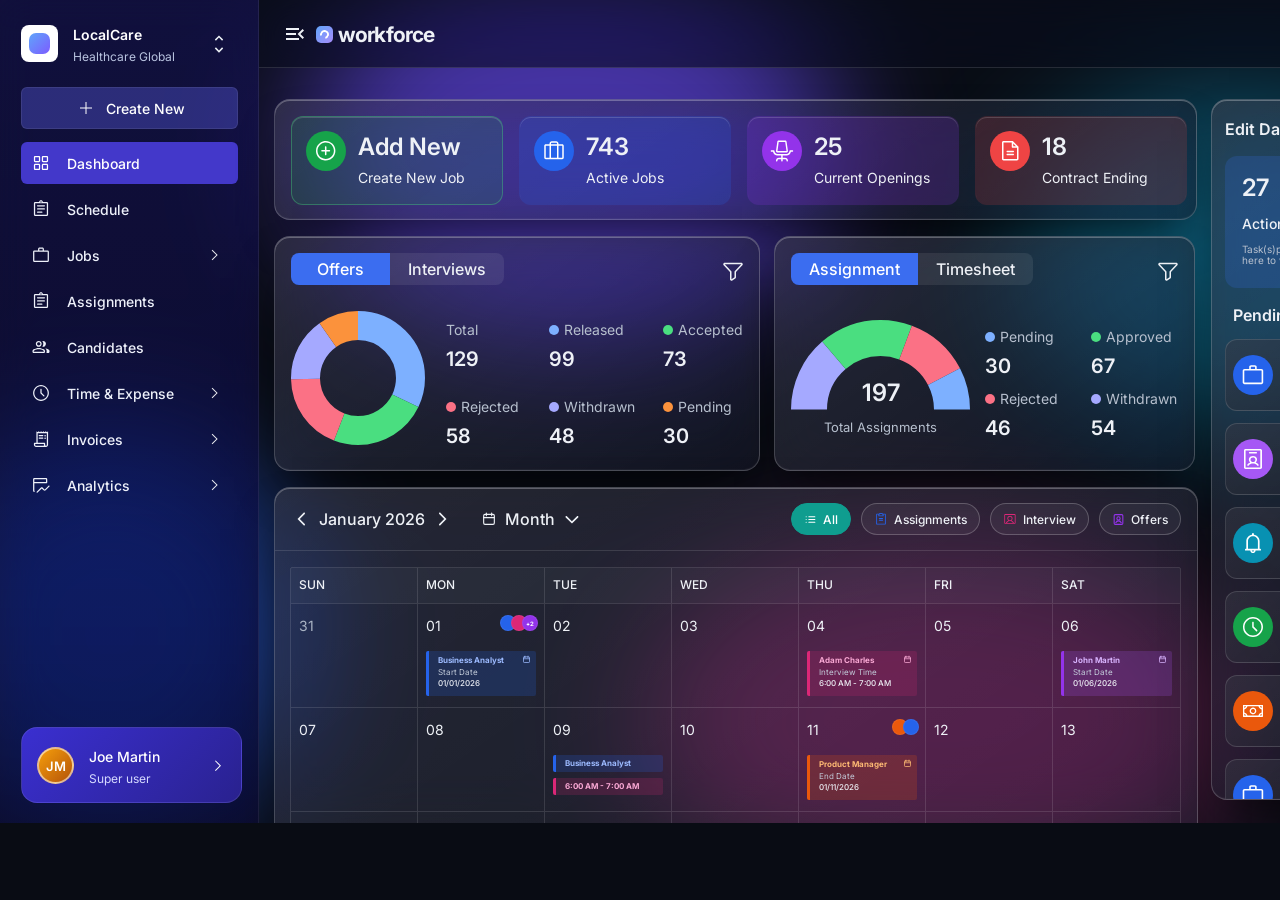
<file: dashboard-frame.html>
<!doctype html>
<html lang="en">
<head>
<meta charset="utf-8">
<meta name="viewport" content="width=1500">
<title>Role dashboard · fixed 1500 × 823 frame</title>
<link rel="preconnect" href="https://fonts.googleapis.com"><link rel="preconnect" href="https://fonts.gstatic.com" crossorigin>
<link href="https://fonts.googleapis.com/css2?family=Inter:wght@400;500;600;700&display=swap" rel="stylesheet">
<script>(function(){try{var t=/[?&]theme=light/.test(location.search)?'light':'dark';document.documentElement.setAttribute('data-theme',t)}catch(e){document.documentElement.setAttribute('data-theme','dark')}})()</script>
<style>
:root{
  --page:#F4F6FA; --card:#FFFFFF; --card-bd:#E6EBF2; --card-sh:0 1px 2px rgba(15,23,42,.04);
  --ink:#1F1F1F; --ink2:#5B6472; --ink3:#6B7584; --line:#E3E9F0; --head-bg:#FFFFFF;
  --nav:#171272; --nav-act:#3B2FD9; --nav-txt:#E9ECFA; --nav-mut:#B9C1EE; --nav-btn:#2D2A9C;
  --tab-on:#2563EB; --tab-on-t:#FFFFFF; --tab-off:#F1F5F9; --tab-off-t:#1F1F1F;
  --chip-bd:#D6DEE9; --chip-bg:#FFFFFF;
  --rail-box:#E7F1FE; --rail-item:#FFFFFF;
  --blur:none;
  --g-bg:#EAF8EF; --g-bd:transparent; --b-bg:#E8F1FE; --p-bg:#F7EEFE; --r-bg:#FEECEC;
  --ev-b:#EEF4FE; --ev-bt:#1D4ED8; --ev-p:#FDF1F5; --ev-pt:#BE185D; --ev-v:#FCF0FB; --ev-vt:#7E22CE; --ev-o:#FFF4E8; --ev-ot:#C2410C;
  --ev-sub:#5B6472; --ev-ink:#1F1F1F;
  --pal-blue:#2563EB; --pal-green:#16A34A; --pal-red:#EF4444; --pal-ind:#6366F1; --pal-ora:#EA580C;
  --hole:#FFFFFF; --focus:#2563EB;
}
html[data-theme="dark"]{
  --page:#090C14; --card:rgba(255,255,255,.065); --card-bd:rgba(255,255,255,.15); --card-sh:0 1px 0 rgba(255,255,255,.14) inset,0 14px 34px -12px rgba(0,0,0,.65);
  --ink:#EEF1F6; --ink2:#B7C0CE; --ink3:#AAB4C4; --line:rgba(255,255,255,.12); --head-bg:rgba(10,13,26,.62);
  --nav:rgba(11,10,48,.7); --nav-act:#4338CA; --nav-txt:#EEF1FA; --nav-mut:#B9C4E0; --nav-btn:rgba(99,102,241,.35);
  --tab-on:#3B6DF0; --tab-on-t:#FFFFFF; --tab-off:rgba(255,255,255,.08); --tab-off-t:#EEF1F6;
  --chip-bd:rgba(255,255,255,.22); --chip-bg:rgba(255,255,255,.05);
  --rail-box:rgba(59,109,240,.2); --rail-item:rgba(255,255,255,.05);
  --blur:blur(18px) saturate(150%);
  --g-bg:rgba(22,163,74,.16); --g-bd:rgba(74,222,128,.35); --b-bg:rgba(37,99,235,.2); --p-bg:rgba(147,51,234,.2); --r-bg:rgba(239,68,68,.17);
  --ev-b:rgba(37,99,235,.2); --ev-bt:#9DBBFF; --ev-p:rgba(219,39,119,.18); --ev-pt:#F9A8D4; --ev-v:rgba(168,85,247,.2); --ev-vt:#D8B4FE; --ev-o:rgba(234,88,12,.2); --ev-ot:#FDBA74;
  --ev-sub:#C3CCDA; --ev-ink:#EEF1F6;
  --pal-blue:#7DB0FF; --pal-green:#4ADE80; --pal-red:#FB7185; --pal-ind:#A5A9FF; --pal-ora:#FB923C;
  --hole:transparent; --focus:#9DBBFF;
  color-scheme:dark;
}
/* dark glass (inspired by frosted-glass fitness / wallet dashboards) */
.orb{display:none}
html[data-theme="dark"] .orb{display:block;position:absolute;border-radius:50%;filter:blur(64px);pointer-events:none;animation:drift 16s ease-in-out infinite alternate}
@keyframes drift{from{transform:translate(0,0) scale(1)}to{transform:translate(34px,-24px) scale(1.08)}}
html[data-theme="dark"] .card{border-radius:16px;background:linear-gradient(145deg,rgba(255,255,255,.12),rgba(255,255,255,.04)),rgba(8,10,26,.5);-webkit-backdrop-filter:blur(26px) saturate(170%);backdrop-filter:blur(26px) saturate(170%);border-color:rgba(255,255,255,.2);box-shadow:0 1px 0 rgba(255,255,255,.28) inset,0 -1px 0 rgba(255,255,255,.04) inset,0 24px 48px -18px rgba(0,0,0,.7)}
html[data-theme="dark"] .kpi{border-radius:12px;box-shadow:0 1px 0 rgba(255,255,255,.16) inset}
html[data-theme="dark"] .rbox,html[data-theme="dark"] .pa{border-radius:12px}
html[data-theme="dark"] .pa{background:linear-gradient(145deg,rgba(255,255,255,.1),rgba(255,255,255,.03)),rgba(8,10,26,.45);border-color:rgba(255,255,255,.14)}
html[data-theme="dark"] .me{border-radius:16px}
html[data-theme="dark"] .tabs{border-radius:8px}
html[data-theme="dark"] #side{background:linear-gradient(180deg,rgba(24,20,92,.55),rgba(12,10,48,.72))}
*{box-sizing:border-box;margin:0;padding:0}
html,body{width:1500px;height:823px;overflow:hidden;background:var(--page);font-family:Inter,system-ui,-apple-system,"Segoe UI",sans-serif;color:var(--ink);-webkit-font-smoothing:antialiased}
html[data-theme="dark"]{background:#090C14 radial-gradient(900px 620px at 8% -8%,rgba(99,102,241,.42),transparent 62%),radial-gradient(820px 600px at 98% 2%,rgba(14,165,233,.26),transparent 58%),radial-gradient(900px 720px at 62% 112%,rgba(168,85,247,.28),transparent 62%)}
html[data-theme="dark"] body{background:transparent}
#f{position:relative;width:1500px;height:823px;overflow:hidden}
.a{position:absolute}
.card{position:absolute;background:var(--card);border:1px solid var(--card-bd);border-radius:8px;box-shadow:var(--card-sh);-webkit-backdrop-filter:var(--blur);backdrop-filter:var(--blur)}
svg{display:block}
.ic{fill:none;stroke:currentColor;stroke-width:1.7;stroke-linecap:round;stroke-linejoin:round}
/* sidebar */
#side{left:0;top:0;width:259px;height:823px;background:var(--nav);color:var(--nav-txt);-webkit-backdrop-filter:var(--blur);backdrop-filter:var(--blur);border-right:1px solid rgba(255,255,255,.08)}
.logo{font:700 34px/1 Inter,sans-serif;letter-spacing:-.04em;color:#fff;display:flex;align-items:center;gap:7px}
.logo i{display:block;width:26px;height:26px;border-radius:8px;background:linear-gradient(135deg,#60A5FA,#A78BFA);position:relative}
.logo i:after{content:"";position:absolute;inset:7px;border-radius:50%;border:3px solid #fff;border-bottom-color:transparent;transform:rotate(30deg)}
.org{left:21px;top:14px;width:217px;height:60px}
.org .sq{position:absolute;left:0;top:11px;width:37px;height:37px;border-radius:8px;background:#fff;color:#4C3FD6;display:grid;place-items:center}
.org .mk{display:block;width:21px;height:21px;border-radius:7px;background:linear-gradient(135deg,#60A5FA,#7C5CFF)}
.org b{position:absolute;left:52px;top:8px;font:600 14px/26px Inter;color:#fff}
.org span{position:absolute;left:52px;top:34px;font:400 12px/18px Inter;color:var(--nav-mut)}
.org svg{position:absolute;right:7px;top:18px;color:#EBF0F5}
.create{left:21px;top:87px;width:217px;height:42px;border-radius:6px;background:var(--nav-btn);display:flex;align-items:center;justify-content:center;gap:8px;font:500 14px Inter;color:#fff;border:1px solid rgba(255,255,255,.08)}
.nav-i{position:absolute;left:21px;width:217px;height:42px;border-radius:6px;display:flex;align-items:center;gap:16px;padding-left:10px;font:500 14px Inter;color:var(--nav-txt)}
.nav-i.on{background:var(--nav-act);color:#fff}
.nav-i .ch{position:absolute;right:11px;top:9px;color:#fff}
.nav-bar{position:absolute;left:21px;top:149px;width:4px;height:27px;border-radius:0 3px 3px 0;background:#F59E0B}
.me{left:21px;top:727px;width:221px;height:76px;border-radius:10px;background:linear-gradient(135deg,#3A2FD0,#2A2290);overflow:hidden;border:1px solid rgba(255,255,255,.1)}
.me .av{position:absolute;left:15px;top:19px;width:37px;height:37px;border-radius:50%;background:linear-gradient(135deg,#F59E0B,#B45309);display:grid;place-items:center;font:600 13px Inter;color:#fff;border:2px solid rgba(255,255,255,.55)}
.me b{position:absolute;left:67px;top:16px;font:500 14px/26px Inter;color:#fff}
.me span{position:absolute;left:67px;top:42px;font:400 12px/18px Inter;color:#D5DAFF}
.me svg{position:absolute;right:11px;top:26px;color:#fff}
/* header */
#head{left:259px;top:0;width:1241px;height:68px;background:var(--head-bg);border-bottom:1px solid var(--line);-webkit-backdrop-filter:var(--blur);backdrop-filter:var(--blur)}
#head .logo{color:var(--ink);font-size:21px;position:absolute;left:57px;top:19px;gap:5px;height:30px}
#head .logo i{width:17px;height:17px;border-radius:5px}#head .logo i:after{inset:4px;border-width:2px}
#head .tools{position:absolute;left:1031px;top:16px;width:186px;height:36px;color:var(--ink)}
#head .tools svg{position:absolute;top:8px}
#head .tools .ai svg{position:static}
.ai{position:absolute;right:0;top:0;width:36px;height:36px;border-radius:50%}
/* kpis */
.kpi{position:absolute;top:16px;width:212px;height:89px;border-radius:6px;padding:14px;display:flex;gap:12px;align-items:flex-start;border:1px solid var(--bd,transparent)}
.kpi .o{width:40px;height:40px;border-radius:50%;display:grid;place-items:center;color:#fff;flex:none}
.kpi b{display:block;font:600 24px/32px Inter;color:var(--ink)}
.kpi span{display:block;margin-top:8px;font:400 14px/14px Inter;color:var(--ink)}
.kpi.add b{font-size:24px}
/* chart cards */
.tabs{position:absolute;left:16px;top:16px;height:32px;display:flex;border-radius:2px;overflow:hidden}
.tabs span{display:grid;place-items:center;height:32px;font:500 16px Inter;padding:0 18px;width:auto!important;min-width:99px;white-space:nowrap;box-sizing:border-box}
.tabs .on{background:var(--tab-on);color:var(--tab-on-t)}.tabs .off{background:var(--tab-off);color:var(--tab-off-t)}
.fun{position:absolute;top:22px;color:var(--ink)}
.st{position:absolute;width:80px}
.st small{display:flex;align-items:center;gap:5px;font:400 14px/16px Inter;color:var(--ink2);white-space:nowrap}
.st small i{width:10px;height:10px;border-radius:50%;display:block;flex:none}
.st b{display:block;margin-top:9px;font:600 20px/24px Inter;color:var(--ink)}
/* calendar */
.cal-h{position:absolute;left:18px;top:21px;display:flex;align-items:center;gap:8px;font:500 16px Inter;color:var(--ink)}
.chips{position:absolute;right:16px;top:15px;display:flex;gap:10px}
.chip{height:32px;border-radius:16px;border:1px solid var(--chip-bd);background:var(--chip-bg);display:flex;align-items:center;gap:6px;padding:0 12px;font:500 12px Inter;color:var(--ink)}
.chip.on{background:#0F9D8F;border-color:#0F9D8F;color:#fff}
.grid{position:absolute;left:15px;top:79px;width:891px;border:1px solid var(--line);border-radius:2px}
.dow{display:grid;grid-template-columns:repeat(7,1fr);height:35px;background:rgba(127,140,160,.07)}
.dow span{padding:10px 8px;font:500 12px/14px Inter;color:var(--ink);border-right:1px solid var(--line)}
.dow span:last-child{border-right:0}
.wk{display:grid;grid-template-columns:repeat(7,1fr);height:104px;border-top:1px solid var(--line)}
.dc{position:relative;border-right:1px solid var(--line);padding:11px 8px;font:400 14px/22px Inter;color:var(--ink)}
.dc:last-child{border-right:0}.dc.mut{color:var(--ink3)}
.ev{position:absolute;left:8px;right:8px;top:47px;border-radius:2px;padding:4px 6px 4px 9px;border-left:3px solid var(--c);background:var(--bg);font:400 8px/1.45 Inter;color:var(--ev-sub);height:45px;overflow:hidden}
.ev b{display:block;font:700 8px/1.45 Inter;color:var(--t)}
.ev em{font-style:normal;color:var(--ev-ink);display:block;font-weight:500}
.ev svg{position:absolute;right:5px;top:4px;color:var(--t)}
.ev.s{height:17px;padding:2px 6px 2px 9px;display:flex;align-items:center;gap:4px;top:auto}
.ev.s b{display:inline}
.cl{position:absolute;right:6px;top:11px;display:flex}
.cl i{width:16px;height:16px;border-radius:50%;margin-left:-5px;border:1.5px solid var(--card);display:grid;place-items:center;font:700 6px Inter;color:#fff;font-style:normal}
/* rail */
.rail-t{position:absolute;left:13px;top:17px;font:600 16px/24px Inter;color:var(--ink)}
.rbox{position:absolute;left:13px;top:56px;width:235px;height:132px;border-radius:6px;background:var(--rail-box);overflow:hidden}
.rbox b{position:absolute;left:17px;top:16px;font:600 24px/32px Inter;color:var(--ink)}
.rbox span{position:absolute;left:17px;top:61px;font:500 14px/14px Inter;color:var(--ink)}
.rbox small{position:absolute;left:17px;top:88px;width:130px;font:400 10px/11px Inter;color:var(--ink2)}
.rbox svg.il{position:absolute;left:142px;top:23px;width:79px;height:90px;color:var(--ink)}
.cr{display:flex}.cr.r svg{transform:rotate(180deg)}.cr.d svg{transform:rotate(-90deg)}
.nav-i .ch svg{opacity:.9}
.pa-t{position:absolute;left:21px;top:203px;font:600 16px/24px Inter;color:var(--ink)}
.pa{position:absolute;left:13px;width:236px;height:72px;border:1px solid var(--line);border-radius:4px;background:var(--rail-item)}
.pa .o{position:absolute;left:7px;top:15px;width:40px;height:40px;border-radius:50%;display:block}
.pa b{position:absolute;left:57px;top:10px;font:600 18px/22px Inter;color:var(--ink)}
.pa span{position:absolute;left:57px;top:38px;width:164px;font:400 14px/20px Inter;color:var(--ink2);white-space:nowrap;overflow:hidden;text-overflow:ellipsis}
/* animation */
.up{animation:up .7s cubic-bezier(.2,.7,.2,1) both;animation-delay:calc(var(--i,0)*70ms)}
@keyframes up{from{opacity:0;transform:translateY(14px)}to{opacity:1;transform:none}}
.fade{animation:fade .8s ease both;animation-delay:calc(var(--i,0)*60ms)}
@keyframes fade{from{opacity:0}to{opacity:1}}
.pop{animation:pop .5s cubic-bezier(.2,.9,.3,1.3) both;animation-delay:calc(var(--i,0)*90ms + .6s)}
@keyframes pop{from{opacity:0;transform:scale(.85)}to{opacity:1;transform:none}}
.seg{animation:seg 1.1s cubic-bezier(.3,.7,.2,1) both;animation-delay:.35s}
@keyframes seg{from{stroke-dasharray:0 var(--tot)}to{stroke-dasharray:var(--len) var(--tot)}}

@keyframes ring{0%,100%{box-shadow:0 0 0 0 rgba(255,255,255,0)}50%{box-shadow:0 0 0 6px rgba(255,255,255,.18)}}
.ai{animation:glow 3s ease-in-out infinite}
@keyframes glow{0%,100%{box-shadow:0 0 0 0 rgba(139,92,246,.0)}50%{box-shadow:0 0 14px 3px rgba(139,92,246,.55)}}
@media (prefers-reduced-motion:reduce){*,*:before,*:after{animation:none!important}}
</style>
</head>
<body>
<div id="f"></div>
<script>
(function(){
var P={
 plus:'<circle cx="12" cy="12" r="9"/><path d="M12 8v8M8 12h8"/>',
 brief:'<rect x="3" y="7" width="18" height="13" rx="2"/><path d="M9 7V5a1 1 0 011-1h4a1 1 0 011 1v2M3 13h18"/>',
 chair:'<path d="M8 4h8v7H8zM6 11h12M12 11v6M7 20l5-3 5 3"/>',
 file:'<path d="M14 3H7a2 2 0 00-2 2v14a2 2 0 002 2h10a2 2 0 002-2V8z"/><path d="M14 3v5h5M9 13h6M9 17h6"/>',
 grid:'<rect x="4" y="4" width="6.5" height="6.5" rx="1"/><rect x="13.5" y="4" width="6.5" height="6.5" rx="1"/><rect x="4" y="13.5" width="6.5" height="6.5" rx="1"/><rect x="13.5" y="13.5" width="6.5" height="6.5" rx="1"/>',
 clip:'<rect x="5" y="4" width="14" height="17" rx="2"/><path d="M9 4h6v3H9zM9 12h6M9 16h6"/>',
 case:'<rect x="3" y="7" width="18" height="13" rx="2"/><path d="M9 7V5a1 1 0 011-1h4a1 1 0 011 1v2"/>',
 users:'<circle cx="9" cy="8" r="3.5"/><path d="M3 20c0-3.3 2.7-6 6-6s6 2.7 6 6M16 4.5a3.5 3.5 0 010 7M21 20c0-2.6-1.6-4.8-4-5.6"/>',
 clock:'<circle cx="12" cy="12" r="9"/><path d="M12 7v5l3 2"/>',
 inv:'<path d="M6 3h12v18l-3-2-3 2-3-2-3 2z"/><path d="M9 8h6M9 12h6"/>',
 chart:'<path d="M4 4v16h16"/><path d="M8 15l3-4 3 2 5-7"/>',
 chevd:'<path d="M6 9l6 6 6-6"/>',chevr:'<path d="M9 6l6 6-6 6"/>',chevl:'<path d="M15 6l-6 6 6 6"/>',updn:'<path d="M8 10l4-4 4 4M8 14l4 4 4-4"/>',
 search:'<circle cx="11" cy="11" r="7"/><path d="M20 20l-4-4"/>',help:'<circle cx="12" cy="12" r="9"/><path d="M9.5 9.5a2.5 2.5 0 114 2c-.9.6-1.5 1-1.5 2M12 17h.01"/>',
 layout:'<rect x="3" y="4" width="18" height="16" rx="2"/><path d="M3 10h18M9 10v10"/>',gear:'<circle cx="12" cy="12" r="3"/><path d="M12 2v3M12 19v3M2 12h3M19 12h3M5 5l2 2M17 17l2 2M19 5l-2 2M7 17l-2 2"/>',
 fun:'<path d="M3 5h18l-7 8v6l-4 2v-8z"/>',menu:'<path d="M4 6h12M4 12h8M4 18h12M20 8l-4 4 4 4"/>',
 bell:'<path d="M6 17V11a6 6 0 1112 0v6l1.5 2h-15zM10 21h4"/>',cash:'<rect x="2.5" y="6" width="19" height="12" rx="2"/><circle cx="12" cy="12" r="2.8"/>',
 idc:'<rect x="4" y="3" width="16" height="18" rx="2"/><circle cx="12" cy="10" r="3"/><path d="M7 18c1-2.5 3-3.5 5-3.5s4 1 5 3.5"/>',
 cal:'<rect x="4" y="5" width="16" height="15" rx="2"/><path d="M4 10h16M8 3v4M16 3v4"/>',list:'<path d="M9 7h11M9 12h11M9 17h11M4 7h.01M4 12h.01M4 17h.01"/>',
 spark:'<path d="M12 3l1.8 5.2L19 10l-5.2 1.8L12 17l-1.8-5.2L5 10l5.2-1.8z"/>',asc:'<path d="M12 3v3M8 21h8M12 6a4 4 0 014 4c0 3-2 4-2 7h-4c0-3-2-4-2-7a4 4 0 014-4z"/>'
};
var F={"navgrid":[20,"M4.16 9.16C3.82 9.16 3.53 9.04 3.28 8.79C3.03 8.55 2.91 8.25 2.91 7.91V4.16C2.91 3.82 3.03 3.53 3.28 3.28C3.53 3.03 3.82 2.91 4.16 2.91H7.91C8.25 2.91 8.55 3.03 8.79 3.28C9.04 3.53 9.16 3.82 9.16 4.16V7.91C9.16 8.25 9.04 8.55 8.79 8.79C8.55 9.04 8.25 9.16 7.91 9.16H4.16ZM4.16 17.08C3.82 17.08 3.53 16.96 3.28 16.71C3.03 16.46 2.91 16.17 2.91 15.83V12.08C2.91 11.74 3.03 11.44 3.28 11.20C3.53 10.95 3.82 10.83 4.16 10.83H7.91C8.25 10.83 8.55 10.95 8.79 11.20C9.04 11.44 9.16 11.74 9.16 12.08V15.83C9.16 16.17 9.04 16.46 8.79 16.71C8.55 16.96 8.25 17.08 7.91 17.08H4.16ZM12.08 9.16C11.74 9.16 11.44 9.04 11.20 8.79C10.95 8.55 10.83 8.25 10.83 7.91V4.16C10.83 3.82 10.95 3.53 11.20 3.28C11.44 3.03 11.74 2.91 12.08 2.91H15.83C16.17 2.91 16.46 3.03 16.71 3.28C16.95 3.53 17.08 3.82 17.08 4.16V7.91C17.08 8.25 16.95 8.55 16.71 8.79C16.46 9.04 16.17 9.16 15.83 9.16H12.08ZM12.08 17.08C11.74 17.08 11.44 16.96 11.20 16.71C10.95 16.46 10.83 16.17 10.83 15.83V12.08C10.83 11.74 10.95 11.44 11.20 11.20C11.44 10.95 11.74 10.83 12.08 10.83H15.83C16.17 10.83 16.46 10.95 16.71 11.20C16.95 11.44 17.08 11.74 17.08 12.08V15.83C17.08 16.17 16.95 16.46 16.71 16.71C16.46 16.96 16.17 17.08 15.83 17.08H12.08ZM4.16 7.91H7.91V4.16H4.16V7.91ZM12.08 7.91H15.83V4.16H12.08V7.91ZM12.08 15.83H15.83V12.08H12.08V15.83ZM4.16 15.83H7.91V12.08H4.16V15.83Z"],"navdoc":[20,"M4.42 17.08C4.00 17.08 3.65 16.93 3.35 16.64C3.06 16.34 2.91 15.99 2.91 15.57V4.42C2.91 4.00 3.06 3.65 3.35 3.35C3.65 3.06 4.00 2.91 4.42 2.91H8.13C8.18 2.45 8.38 2.06 8.73 1.73C9.08 1.41 9.51 1.25 10.00 1.25C10.49 1.25 10.91 1.41 11.27 1.73C11.62 2.06 11.82 2.45 11.86 2.91H15.57C15.99 2.91 16.34 3.06 16.64 3.35C16.93 3.65 17.08 4.00 17.08 4.42V15.57C17.08 15.99 16.93 16.34 16.64 16.64C16.34 16.93 15.99 17.08 15.57 17.08H4.42ZM4.42 15.83H15.57C15.64 15.83 15.69 15.80 15.75 15.75C15.80 15.69 15.83 15.64 15.83 15.57V4.42C15.83 4.35 15.80 4.30 15.75 4.24C15.69 4.19 15.64 4.16 15.57 4.16H4.42C4.35 4.16 4.29 4.19 4.24 4.24C4.19 4.30 4.16 4.35 4.16 4.42V15.57C4.16 15.64 4.19 15.69 4.24 15.75C4.29 15.80 4.35 15.83 4.42 15.83ZM6.66 13.86H10.83C11.00 13.86 11.15 13.80 11.27 13.68C11.39 13.56 11.45 13.41 11.45 13.23C11.45 13.05 11.39 12.91 11.27 12.79C11.15 12.67 11.00 12.61 10.83 12.61H6.66C6.48 12.61 6.34 12.67 6.22 12.79C6.10 12.91 6.04 13.06 6.04 13.23C6.04 13.41 6.10 13.56 6.22 13.68C6.34 13.80 6.48 13.86 6.66 13.86ZM6.66 10.62H13.33C13.50 10.62 13.65 10.56 13.77 10.44C13.89 10.32 13.95 10.17 13.95 9.99C13.95 9.82 13.89 9.67 13.77 9.55C13.65 9.43 13.50 9.37 13.33 9.37H6.66C6.48 9.37 6.34 9.43 6.22 9.55C6.10 9.67 6.04 9.82 6.04 10.00C6.04 10.17 6.10 10.32 6.22 10.44C6.34 10.56 6.48 10.62 6.66 10.62ZM6.66 7.38H13.33C13.50 7.38 13.65 7.32 13.77 7.20C13.89 7.08 13.95 6.93 13.95 6.76C13.95 6.58 13.89 6.43 13.77 6.31C13.65 6.19 13.50 6.13 13.33 6.13H6.66C6.48 6.13 6.34 6.19 6.22 6.31C6.10 6.43 6.04 6.58 6.04 6.76C6.04 6.94 6.10 7.08 6.22 7.20C6.34 7.32 6.48 7.38 6.66 7.38ZM9.99 3.62C10.17 3.62 10.32 3.56 10.44 3.44C10.56 3.32 10.62 3.17 10.62 2.99C10.62 2.81 10.56 2.66 10.44 2.54C10.32 2.43 10.17 2.37 9.99 2.37C9.81 2.37 9.66 2.43 9.55 2.54C9.43 2.66 9.37 2.81 9.37 2.99C9.37 3.17 9.43 3.32 9.55 3.44C9.66 3.56 9.81 3.62 9.99 3.62Z"],"navcase":[20,"M3.59 17.08C3.16 17.08 2.81 16.93 2.52 16.64C2.22 16.35 2.08 15.99 2.08 15.57V6.92C2.08 6.50 2.22 6.14 2.52 5.85C2.81 5.56 3.16 5.41 3.59 5.41H7.08V4.00C7.08 3.58 7.22 3.22 7.52 2.93C7.81 2.64 8.16 2.5 8.59 2.5H11.41C11.83 2.5 12.18 2.64 12.47 2.93C12.77 3.22 12.91 3.58 12.91 4.00V5.41H16.41C16.83 5.41 17.18 5.56 17.47 5.85C17.77 6.14 17.91 6.50 17.91 6.92V15.57C17.91 15.99 17.77 16.35 17.47 16.64C17.18 16.93 16.83 17.08 16.41 17.08H3.59ZM3.59 15.83H16.41C16.47 15.83 16.53 15.80 16.58 15.75C16.64 15.69 16.66 15.64 16.66 15.57V6.92C16.66 6.85 16.64 6.80 16.58 6.74C16.53 6.69 16.47 6.66 16.41 6.66H3.59C3.52 6.66 3.46 6.69 3.41 6.74C3.36 6.80 3.33 6.85 3.33 6.92V15.57C3.33 15.64 3.36 15.69 3.41 15.75C3.46 15.80 3.52 15.83 3.59 15.83ZM8.33 5.41H11.66V4.00C11.66 3.94 11.64 3.88 11.58 3.83C11.53 3.77 11.47 3.74 11.41 3.74H8.59C8.52 3.74 8.46 3.77 8.41 3.83C8.36 3.88 8.33 3.94 8.33 4.00V5.41Z"],"navppl":[20,"M1.49 14.23C1.49 13.80 1.60 13.42 1.83 13.08C2.05 12.75 2.34 12.48 2.71 12.30C3.51 11.91 4.30 11.61 5.10 11.40C5.90 11.19 6.78 11.08 7.74 11.08C8.70 11.08 9.58 11.19 10.38 11.40C11.18 11.61 11.98 11.91 12.77 12.30C13.14 12.48 13.44 12.75 13.66 13.08C13.88 13.42 13.99 13.80 13.99 14.23V14.82C13.99 15.15 13.87 15.45 13.62 15.70C13.38 15.96 13.08 16.08 12.73 16.08H2.76C2.41 16.08 2.11 15.96 1.86 15.72C1.62 15.47 1.49 15.17 1.49 14.82L1.49 14.23ZM17.23 16.08H15.34C15.44 15.89 15.52 15.69 15.58 15.47C15.63 15.26 15.66 15.04 15.66 14.82V14.13C15.66 13.58 15.53 13.06 15.26 12.57C14.99 12.07 14.61 11.64 14.12 11.29C14.68 11.37 15.21 11.50 15.71 11.68C16.21 11.85 16.69 12.06 17.15 12.30C17.58 12.53 17.91 12.80 18.14 13.11C18.38 13.42 18.50 13.76 18.50 14.13V14.82C18.50 15.17 18.37 15.47 18.13 15.72C17.88 15.96 17.58 16.08 17.23 16.08ZM7.74 9.74C6.94 9.74 6.25 9.45 5.68 8.88C5.11 8.31 4.83 7.62 4.83 6.82C4.83 6.02 5.11 5.33 5.68 4.76C6.25 4.19 6.94 3.91 7.74 3.91C8.55 3.91 9.23 4.19 9.80 4.76C10.37 5.33 10.66 6.02 10.66 6.82C10.66 7.62 10.37 8.31 9.80 8.88C9.23 9.45 8.55 9.74 7.74 9.74ZM14.94 6.82C14.94 7.62 14.65 8.31 14.08 8.88C13.51 9.45 12.82 9.74 12.02 9.74C11.93 9.74 11.81 9.73 11.66 9.71C11.52 9.69 11.40 9.66 11.30 9.64C11.63 9.24 11.89 8.80 12.06 8.32C12.24 7.84 12.33 7.34 12.33 6.82C12.33 6.30 12.24 5.80 12.06 5.33C11.88 4.85 11.63 4.41 11.30 4.01C11.42 3.97 11.54 3.94 11.66 3.92C11.78 3.91 11.90 3.91 12.02 3.91C12.82 3.91 13.51 4.19 14.08 4.76C14.65 5.33 14.94 6.02 14.94 6.82ZM2.74 14.83H12.74V14.23C12.74 14.06 12.70 13.90 12.61 13.77C12.53 13.63 12.39 13.51 12.20 13.41C11.51 13.06 10.81 12.79 10.08 12.61C9.35 12.43 8.57 12.33 7.74 12.33C6.91 12.33 6.13 12.43 5.41 12.61C4.68 12.79 3.97 13.06 3.29 13.41C3.10 13.51 2.96 13.63 2.87 13.77C2.79 13.90 2.74 14.06 2.74 14.23V14.83ZM7.74 8.49C8.20 8.49 8.59 8.33 8.92 8.00C9.25 7.67 9.41 7.28 9.41 6.82C9.41 6.36 9.25 5.97 8.92 5.64C8.59 5.32 8.20 5.16 7.74 5.16C7.28 5.16 6.89 5.32 6.57 5.64C6.24 5.97 6.08 6.36 6.08 6.82C6.08 7.28 6.24 7.67 6.57 8.00C6.89 8.33 7.28 8.49 7.74 8.49Z"],"navclock":[20,"M10.62 9.74V6.45C10.62 6.28 10.56 6.13 10.44 6.01C10.32 5.89 10.17 5.83 10.00 5.83C9.82 5.83 9.67 5.89 9.55 6.01C9.43 6.13 9.37 6.28 9.37 6.45V9.93C9.37 10.03 9.39 10.13 9.43 10.22C9.46 10.31 9.52 10.40 9.60 10.47L12.45 13.33C12.57 13.44 12.71 13.50 12.89 13.51C13.06 13.51 13.21 13.45 13.33 13.33C13.45 13.21 13.51 13.06 13.51 12.89C13.51 12.72 13.45 12.57 13.33 12.45L10.62 9.74ZM10.00 17.91C8.90 17.91 7.87 17.70 6.91 17.29C5.95 16.87 5.11 16.31 4.40 15.60C3.68 14.88 3.12 14.05 2.70 13.08C2.29 12.12 2.08 11.09 2.08 10.00C2.08 8.90 2.29 7.87 2.70 6.91C3.12 5.95 3.68 5.11 4.39 4.39C5.11 3.68 5.94 3.12 6.91 2.70C7.87 2.29 8.90 2.08 9.99 2.08C11.09 2.08 12.12 2.29 13.08 2.70C14.05 3.12 14.88 3.68 15.60 4.39C16.31 5.11 16.87 5.94 17.29 6.91C17.70 7.87 17.91 8.90 17.91 9.99C17.91 11.09 17.70 12.12 17.29 13.08C16.87 14.04 16.31 14.88 15.60 15.60C14.88 16.31 14.05 16.87 13.08 17.29C12.12 17.70 11.09 17.91 10.00 17.91ZM10.00 16.66C11.84 16.66 13.42 16.01 14.71 14.71C16.01 13.42 16.66 11.84 16.66 9.99C16.66 8.15 16.01 6.57 14.71 5.28C13.42 3.98 11.84 3.33 10.00 3.33C8.15 3.33 6.58 3.98 5.28 5.28C3.98 6.57 3.33 8.15 3.33 9.99C3.33 11.84 3.98 13.42 5.28 14.71C6.58 16.01 8.15 16.66 10.00 16.66Z"],"navrec":[20,"M4.99 17.91C4.41 17.91 3.92 17.71 3.52 17.31C3.11 16.90 2.91 16.41 2.91 15.83V14.50C2.91 14.28 2.98 14.10 3.13 13.96C3.27 13.82 3.45 13.75 3.66 13.75H5.41V2.65C5.41 2.56 5.45 2.51 5.52 2.48C5.59 2.45 5.65 2.46 5.72 2.51L6.33 3.02C6.40 3.08 6.48 3.11 6.56 3.11C6.65 3.11 6.73 3.08 6.80 3.02L7.50 2.45C7.57 2.39 7.65 2.36 7.73 2.36C7.82 2.36 7.90 2.39 7.97 2.45L8.67 3.02C8.74 3.08 8.82 3.11 8.90 3.11C8.99 3.11 9.07 3.08 9.14 3.02L9.84 2.45C9.91 2.39 9.99 2.36 10.07 2.36C10.16 2.36 10.24 2.39 10.31 2.45L11.01 3.02C11.08 3.08 11.16 3.11 11.24 3.11C11.33 3.11 11.41 3.08 11.48 3.02L12.18 2.45C12.25 2.39 12.33 2.36 12.41 2.36C12.50 2.36 12.58 2.39 12.65 2.45L13.35 3.02C13.42 3.08 13.50 3.11 13.58 3.11C13.67 3.11 13.75 3.08 13.82 3.02L14.52 2.45C14.59 2.39 14.67 2.36 14.75 2.36C14.84 2.36 14.92 2.39 14.99 2.45L15.69 3.02C15.76 3.08 15.84 3.11 15.92 3.11C16.01 3.11 16.09 3.08 16.16 3.02L16.77 2.51C16.84 2.46 16.90 2.45 16.97 2.48C17.04 2.51 17.08 2.56 17.08 2.65V15.83C17.08 16.41 16.88 16.90 16.47 17.31C16.07 17.71 15.58 17.91 14.99 17.91H4.99ZM14.99 16.66C15.23 16.66 15.43 16.58 15.59 16.42C15.75 16.26 15.83 16.06 15.83 15.83V4.16H6.66V13.75H13.41C13.62 13.75 13.80 13.82 13.95 13.96C14.09 14.10 14.16 14.28 14.16 14.50V15.83C14.16 16.06 14.24 16.26 14.40 16.42C14.56 16.58 14.76 16.66 14.99 16.66ZM8.28 6.04H11.76C11.93 6.04 12.08 6.10 12.20 6.22C12.32 6.34 12.38 6.48 12.38 6.66C12.38 6.84 12.32 6.99 12.20 7.11C12.08 7.23 11.93 7.29 11.76 7.29H8.28C8.10 7.29 7.95 7.23 7.83 7.11C7.71 6.99 7.65 6.84 7.65 6.66C7.65 6.48 7.71 6.34 7.83 6.22C7.95 6.10 8.10 6.04 8.28 6.04ZM8.28 8.54H11.76C11.93 8.54 12.08 8.60 12.20 8.72C12.32 8.84 12.38 8.98 12.38 9.16C12.38 9.34 12.32 9.49 12.20 9.61C12.08 9.73 11.93 9.79 11.76 9.79H8.28C8.10 9.79 7.95 9.73 7.83 9.61C7.71 9.49 7.65 9.34 7.65 9.16C7.65 8.98 7.71 8.84 7.83 8.72C7.95 8.60 8.10 8.54 8.28 8.54ZM14.11 7.40C13.91 7.40 13.74 7.33 13.59 7.18C13.45 7.04 13.38 6.87 13.38 6.66C13.38 6.46 13.45 6.28 13.59 6.14C13.74 6.00 13.91 5.92 14.11 5.92C14.32 5.92 14.49 6.00 14.63 6.14C14.78 6.28 14.85 6.46 14.85 6.66C14.85 6.87 14.78 7.04 14.63 7.18C14.49 7.33 14.32 7.40 14.11 7.40ZM14.11 9.90C13.91 9.90 13.74 9.83 13.59 9.68C13.45 9.54 13.38 9.37 13.38 9.16C13.38 8.96 13.45 8.78 13.59 8.64C13.74 8.50 13.91 8.42 14.11 8.42C14.32 8.42 14.49 8.50 14.63 8.64C14.78 8.78 14.85 8.96 14.85 9.16C14.85 9.37 14.78 9.54 14.63 9.68C14.49 9.83 14.32 9.90 14.11 9.90ZM4.99 16.66H12.91V15.00H4.16V15.83C4.16 16.06 4.24 16.26 4.40 16.42C4.56 16.58 4.76 16.66 4.99 16.66Z"],"navchart":[20,"M5.72 17.60C5.60 17.48 5.54 17.33 5.54 17.16C5.54 16.99 5.60 16.84 5.72 16.72L9.68 12.75C9.97 12.47 10.32 12.32 10.75 12.32C11.17 12.32 11.53 12.47 11.81 12.75L13.48 14.42C13.53 14.47 13.59 14.49 13.66 14.49C13.74 14.49 13.80 14.47 13.85 14.42L17.54 10.73C17.66 10.61 17.80 10.54 17.97 10.54C18.14 10.54 18.28 10.60 18.41 10.73C18.54 10.86 18.61 11.01 18.61 11.18C18.61 11.34 18.54 11.49 18.41 11.62L14.73 15.32C14.44 15.61 14.09 15.75 13.67 15.75C13.25 15.75 12.90 15.61 12.61 15.32L10.93 13.64C10.88 13.59 10.82 13.57 10.75 13.57C10.67 13.57 10.61 13.59 10.56 13.64L6.60 17.60C6.49 17.72 6.34 17.78 6.17 17.78C6.00 17.79 5.85 17.73 5.72 17.60ZM3.59 17.08C3.16 17.08 2.81 16.93 2.52 16.64C2.22 16.35 2.08 15.99 2.08 15.57V4.42C2.08 4.00 2.22 3.64 2.52 3.35C2.81 3.06 3.16 2.91 3.59 2.91H14.74C15.16 2.91 15.52 3.06 15.81 3.35C16.10 3.64 16.25 4.00 16.25 4.42V7.58C16.25 7.79 16.17 7.97 16.03 8.11C15.89 8.26 15.71 8.33 15.49 8.33H3.33V15.57C3.33 15.64 3.36 15.69 3.41 15.75C3.46 15.80 3.52 15.83 3.59 15.83V17.08ZM3.33 7.08H15.00V4.42C15.00 4.35 14.97 4.30 14.92 4.24C14.86 4.19 14.80 4.16 14.74 4.16H3.59C3.52 4.16 3.46 4.19 3.41 4.24C3.36 4.30 3.33 4.35 3.33 4.42V7.08Z"],"updn":[24,"M11.99 20.63L7.82 16.46L8.91 15.37L11.99 18.46L15.08 15.37L16.17 16.46L11.99 20.63ZM8.91 8.68L7.82 7.60L11.99 3.42L16.17 7.60L15.08 8.68L11.99 5.59L8.91 8.68Z"],"plus":[24,"M11.5 12.5H6V11.5H11.5V6H12.5V11.5H18V12.5H12.5V18H11.5V12.5Z"],"chevr":[24,"M14.70 11.99L9.39 17.30L8.68 16.59L13.28 11.99L8.68 7.39L9.39 6.69L14.70 11.99Z"],"chevr2":[24,"M15.00 11.69L9.69 17.00L8.99 16.29L13.59 11.69L8.99 7.09L9.69 6.38L15.00 11.69Z"],"layout":[24,"M20.25 3.75H3.75C3.35 3.75 2.97 3.90 2.68 4.18C2.40 4.47 2.25 4.85 2.25 5.25V18.75C2.25 19.14 2.40 19.52 2.68 19.81C2.97 20.09 3.35 20.25 3.75 20.25H20.25C20.64 20.25 21.02 20.09 21.31 19.81C21.59 19.52 21.75 19.14 21.75 18.75V5.25C21.75 4.85 21.59 4.47 21.31 4.18C21.02 3.90 20.64 3.75 20.25 3.75ZM20.25 5.25V9H3.75V5.25H20.25ZM3.75 10.5H9V18.75H3.75V10.5ZM20.25 18.75H10.5V10.5H20.25V18.75Z"],"kbrief":[24,"M20.25 5.25H16.5V4.5C16.5 3.90 16.26 3.33 15.84 2.90C15.41 2.48 14.84 2.25 14.25 2.25H9.75C9.15 2.25 8.58 2.48 8.15 2.90C7.73 3.33 7.5 3.90 7.5 4.5V5.25H3.75C3.35 5.25 2.97 5.40 2.68 5.68C2.40 5.97 2.25 6.35 2.25 6.75V18.75C2.25 19.14 2.40 19.52 2.68 19.81C2.97 20.09 3.35 20.25 3.75 20.25H20.25C20.64 20.25 21.02 20.09 21.31 19.81C21.59 19.52 21.75 19.14 21.75 18.75V6.75C21.75 6.35 21.59 5.97 21.31 5.68C21.02 5.40 20.64 5.25 20.25 5.25ZM9 4.5C9 4.30 9.07 4.11 9.21 3.96C9.36 3.82 9.55 3.75 9.75 3.75H14.25C14.44 3.75 14.63 3.82 14.78 3.96C14.92 4.11 15 4.30 15 4.5V5.25H9V4.5ZM15 6.75V18.75H9V6.75H15ZM3.75 6.75H7.5V18.75H3.75V6.75ZM20.25 18.75H16.5V6.75H20.25V18.75Z"],"kfile":[24,"M20.28 7.46L15.03 2.21C14.96 2.14 14.87 2.09 14.78 2.05C14.69 2.01 14.59 1.99 14.5 2H5.5C5.10 2 4.72 2.15 4.43 2.43C4.15 2.72 4 3.10 4 3.5V20C4 20.39 4.15 20.77 4.43 21.06C4.72 21.34 5.10 21.5 5.5 21.5H19C19.39 21.5 19.77 21.34 20.06 21.06C20.34 20.77 20.5 20.39 20.5 20V8C20.50 7.90 20.48 7.80 20.44 7.71C20.40 7.62 20.35 7.53 20.28 7.46ZM15.25 4.56L17.93 7.25H15.25V4.56ZM19 20H5.5V3.5H13.75V8C13.75 8.19 13.82 8.38 13.96 8.53C14.11 8.67 14.30 8.75 14.5 8.75H19V20ZM16 12.5C16 12.69 15.92 12.88 15.78 13.03C15.63 13.17 15.44 13.25 15.25 13.25H9.25C9.05 13.25 8.86 13.17 8.71 13.03C8.57 12.88 8.5 12.69 8.5 12.5C8.5 12.30 8.57 12.11 8.71 11.96C8.86 11.82 9.05 11.75 9.25 11.75H15.25C15.44 11.75 15.63 11.82 15.78 11.96C15.92 12.11 16 12.30 16 12.5ZM16 15.5C16 15.69 15.92 15.88 15.78 16.03C15.63 16.17 15.44 16.25 15.25 16.25H9.25C9.05 16.25 8.86 16.17 8.71 16.03C8.57 15.88 8.5 15.69 8.5 15.5C8.5 15.30 8.57 15.11 8.71 14.96C8.86 14.82 9.05 14.75 9.25 14.75H15.25C15.44 14.75 15.63 14.82 15.78 14.96C15.92 15.11 16 15.30 16 15.5Z"],"kplus":[20,"M9.69 0C7.77 0 5.90 0.57 4.30 1.64C2.71 2.71 1.47 4.23 0.73 6.01C0.00 7.80 -0.18 9.76 0.18 11.65C0.56 13.54 1.48 15.28 2.84 16.64C4.19 18.00 5.92 18.93 7.80 19.31C9.68 19.68 11.63 19.49 13.40 18.75C15.18 18.01 16.69 16.77 17.76 15.16C18.82 13.56 19.39 11.67 19.39 9.75C19.39 7.16 18.37 4.68 16.55 2.85C14.73 1.03 12.26 0.00 9.69 0ZM9.69 18C8.07 18 6.48 17.51 5.13 16.60C3.78 15.70 2.73 14.41 2.11 12.90C1.49 11.39 1.33 9.74 1.64 8.14C1.96 6.54 2.74 5.07 3.89 3.91C5.04 2.76 6.50 1.97 8.09 1.65C9.68 1.34 11.33 1.50 12.83 2.12C14.33 2.75 15.61 3.80 16.52 5.16C17.42 6.52 17.90 8.11 17.90 9.75C17.90 11.93 17.03 14.03 15.49 15.58C13.95 17.12 11.87 17.99 9.69 18ZM14.17 9.75C14.17 9.94 14.09 10.13 13.95 10.28C13.81 10.42 13.62 10.5 13.42 10.5H10.44V13.5C10.44 13.69 10.36 13.88 10.22 14.03C10.08 14.17 9.89 14.25 9.69 14.25C9.49 14.25 9.31 14.17 9.17 14.03C9.03 13.88 8.95 13.69 8.95 13.5V10.5H5.96C5.76 10.5 5.58 10.42 5.44 10.28C5.30 10.13 5.22 9.94 5.22 9.75C5.22 9.55 5.30 9.36 5.44 9.21C5.58 9.07 5.76 9 5.96 9H8.95V6C8.95 5.80 9.03 5.61 9.17 5.46C9.31 5.32 9.49 5.25 9.69 5.25C9.89 5.25 10.08 5.32 10.22 5.46C10.36 5.61 10.44 5.80 10.44 6V9H13.42C13.62 9 13.81 9.07 13.95 9.21C14.09 9.36 14.17 9.55 14.17 9.75Z"],"filter":[24,"M21.61 4.64C21.50 4.37 21.31 4.14 21.06 3.99C20.82 3.83 20.54 3.74 20.25 3.75H3.75C3.46 3.75 3.17 3.83 2.93 3.99C2.69 4.15 2.49 4.37 2.38 4.64C2.26 4.90 2.22 5.20 2.27 5.49C2.31 5.77 2.44 6.04 2.64 6.25L2.65 6.26L9.00 13.04V20.25C9.00 20.52 9.07 20.78 9.21 21.02C9.35 21.25 9.55 21.44 9.79 21.57C10.03 21.70 10.30 21.76 10.57 21.74C10.84 21.73 11.10 21.64 11.33 21.49L14.33 19.49C14.53 19.36 14.70 19.17 14.82 18.95C14.94 18.73 15.00 18.49 15.00 18.24V13.04L21.35 6.26L21.35 6.25C21.55 6.04 21.68 5.77 21.73 5.49C21.77 5.20 21.73 4.90 21.61 4.64ZM13.70 12.24C13.57 12.37 13.50 12.56 13.50 12.75V18.24L10.50 20.25V12.75C10.50 12.55 10.42 12.37 10.29 12.23L3.75 5.25H20.25L13.70 12.24Z"],"menu":[24,"M3 18V16H16V18H3ZM19.6 17L14.6 12L19.6 7L21 8.4L17.4 12L21 15.6L19.6 17ZM3 13V11H13V13H3ZM3 8V6H16V8H3Z"],"search":[20,"M8.9 15.2C7.7 15.2 6.5 14.8 5.4 14.1C4.4 13.5 3.6 12.5 3.1 11.3C2.7 10.2 2.5 8.9 2.8 7.7C3.0 6.5 3.6 5.4 4.5 4.5C5.4 3.6 6.5 3.0 7.7 2.8C8.9 2.5 10.2 2.7 11.3 3.1C12.5 3.6 13.5 4.4 14.1 5.4C14.8 6.5 15.2 7.7 15.2 8.9C15.2 9.7 15.0 10.6 14.7 11.3C14.4 12.1 13.9 12.8 13.4 13.4C12.8 13.9 12.1 14.4 11.3 14.7C10.6 15.0 9.7 15.2 8.9 15.2ZM8.9 3.9C7.9 3.9 7.0 4.2 6.1 4.8C5.3 5.3 4.7 6.1 4.3 7.0C3.9 7.9 3.8 8.9 4.0 9.9C4.2 10.9 4.7 11.7 5.4 12.4C6.1 13.1 7.0 13.6 7.9 13.8C8.9 14.0 9.9 13.9 10.8 13.5C11.8 13.1 12.5 12.5 13.1 11.7C13.6 10.9 13.9 9.9 13.9 8.9C13.9 7.6 13.4 6.3 12.5 5.4C11.5 4.4 10.3 3.9 8.9 3.9ZM16.6 17.2C16.5 17.2 16.5 17.2 16.4 17.2C16.3 17.2 16.2 17.1 16.2 17.1L12.7 13.6C12.6 13.5 12.6 13.3 12.6 13.2C12.6 13.0 12.6 12.9 12.7 12.7C12.9 12.6 13.0 12.6 13.2 12.6C13.3 12.6 13.5 12.6 13.6 12.7L17.1 16.2C17.2 16.3 17.2 16.5 17.2 16.6C17.2 16.8 17.2 16.9 17.1 17.1C17.0 17.1 16.9 17.2 16.9 17.2C16.8 17.2 16.7 17.2 16.6 17.2Z"],"help":[22,"M12.0 15.4C12.0 15.6 11.9 15.8 11.8 16.0C11.7 16.2 11.5 16.3 11.3 16.4C11.2 16.4 10.9 16.5 10.7 16.4C10.5 16.4 10.4 16.3 10.2 16.1C10.1 16.0 10.0 15.8 9.9 15.6C9.9 15.4 9.9 15.2 10.0 15.0C10.1 14.8 10.2 14.7 10.4 14.6C10.5 14.4 10.7 14.4 11 14.4C11.2 14.4 11.5 14.5 11.7 14.7C11.9 14.9 12.0 15.1 12.0 15.4ZM11 6.1C9.1 6.1 7.5 7.5 7.5 9.2V9.6C7.5 9.8 7.6 9.9 7.7 10.1C7.8 10.2 8.0 10.3 8.2 10.3C8.4 10.3 8.6 10.2 8.7 10.1C8.8 9.9 8.9 9.8 8.9 9.6V9.2C8.9 8.3 9.8 7.5 11 7.5C12.1 7.5 13.0 8.3 13.0 9.2C13.0 10.2 12.1 11 11 11C10.8 11 10.6 11.0 10.5 11.2C10.3 11.3 10.3 11.5 10.3 11.6V12.3C10.3 12.5 10.3 12.7 10.5 12.8C10.6 12.9 10.8 13.0 11 13.0C11.1 13.0 11.3 12.9 11.4 12.8C11.6 12.7 11.6 12.5 11.6 12.3V12.3C13.2 12.0 14.4 10.7 14.4 9.2C14.4 7.5 12.8 6.1 11 6.1ZM19.9 11C19.9 12.7 19.4 14.4 18.4 15.9C17.4 17.4 16.0 18.5 14.4 19.2C12.7 19.9 10.9 20.1 9.2 19.7C7.5 19.4 5.9 18.5 4.6 17.3C3.4 16.0 2.5 14.4 2.2 12.7C1.8 11.0 2.0 9.2 2.7 7.5C3.4 5.9 4.5 4.5 6.0 3.5C7.5 2.5 9.2 2.0 11 2.0C13.3 2.0 15.6 3.0 17.3 4.6C18.9 6.3 19.9 8.6 19.9 11ZM18.5 11C18.5 9.5 18.1 8.0 17.2 6.7C16.4 5.5 15.2 4.5 13.8 4.0C12.5 3.4 10.9 3.2 9.5 3.5C8.0 3.8 6.7 4.5 5.6 5.6C4.5 6.7 3.8 8.0 3.5 9.5C3.2 10.9 3.4 12.5 4.0 13.8C4.5 15.2 5.5 16.4 6.7 17.2C8.0 18.1 9.5 18.5 11 18.5C13.0 18.5 14.9 17.7 16.3 16.3C17.7 14.9 18.5 13.0 18.5 11Z"],"hlayout":[22,"M18.5 3.4H3.4C3.0 3.4 2.7 3.5 2.4 3.8C2.2 4.0 2.0 4.4 2.0 4.8V17.1C2.0 17.5 2.2 17.9 2.4 18.1C2.7 18.4 3.0 18.5 3.4 18.5H18.5C18.9 18.5 19.2 18.4 19.5 18.1C19.7 17.9 19.9 17.5 19.9 17.1V4.8C19.9 4.4 19.7 4.0 19.5 3.8C19.2 3.5 18.9 3.4 18.5 3.4ZM18.5 4.8V8.2H3.4V4.8H18.5ZM3.4 9.6H8.2V17.1H3.4V9.6ZM18.5 17.1H9.6V9.6H18.5V17.1Z"],"hgear":[22,"M10.9 6.8C10.1 6.8 9.3 7.1 8.7 7.5C8.0 8.0 7.5 8.6 7.1 9.4C6.8 10.1 6.7 11.0 6.9 11.8C7.1 12.6 7.5 13.3 8.0 13.9C8.6 14.4 9.3 14.8 10.1 15.0C10.9 15.2 11.8 15.1 12.5 14.8C13.3 14.4 13.9 13.9 14.4 13.2C14.8 12.6 15.1 11.8 15.1 10.9C15.1 9.9 14.6 8.8 13.9 8.0C13.1 7.3 12.0 6.8 10.9 6.8ZM10.9 13.7C10.4 13.7 9.9 13.5 9.4 13.2C9.0 12.9 8.6 12.5 8.4 12.0C8.2 11.5 8.1 10.9 8.3 10.4C8.4 9.9 8.6 9.4 9.0 9.0C9.4 8.6 9.9 8.4 10.4 8.3C10.9 8.1 11.5 8.2 12.0 8.4C12.5 8.6 12.9 9.0 13.2 9.4C13.5 9.9 13.7 10.4 13.7 10.9C13.7 11.7 13.4 12.4 12.9 12.9C12.4 13.4 11.7 13.7 10.9 13.7ZM20.4 9.2C20.4 9.1 20.3 9.0 20.3 8.9C20.2 8.8 20.1 8.7 20.1 8.7L17.5 7.2L17.5 4.3C17.5 4.2 17.5 4.2 17.4 4.1C17.4 4.0 17.3 3.9 17.2 3.8C16.3 3.0 15.2 2.4 14.1 2.1C14.0 2.0 13.9 2.0 13.8 2.0C13.7 2.0 13.6 2.1 13.5 2.1L10.9 3.5L8.4 2.1C8.3 2.1 8.2 2.0 8.1 2.0C8.0 2.0 7.9 2.0 7.8 2.0C6.7 2.4 5.6 3.0 4.7 3.8C4.6 3.9 4.5 4.0 4.5 4.1C4.4 4.2 4.4 4.3 4.4 4.4L4.4 7.2L1.8 8.7C1.7 8.8 1.7 8.8 1.6 8.9C1.6 9.0 1.5 9.1 1.5 9.2C1.3 10.3 1.3 11.6 1.5 12.7C1.5 12.8 1.6 12.9 1.6 13.0C1.7 13.1 1.7 13.2 1.8 13.2L4.4 14.7L4.4 17.6C4.4 17.7 4.4 17.8 4.5 17.8C4.5 17.9 4.6 18.0 4.7 18.1C5.6 18.9 6.7 19.5 7.8 19.9C7.9 19.9 8.0 19.9 8.1 19.9C8.2 19.9 8.3 19.8 8.4 19.8L10.9 18.4L13.5 19.8C13.6 19.9 13.8 19.9 13.9 19.9C13.9 19.9 14.0 19.9 14.1 19.9C15.2 19.5 16.3 18.9 17.2 18.1C17.3 18.0 17.4 17.9 17.4 17.8C17.5 17.7 17.5 17.6 17.5 17.5L17.5 14.7L20.1 13.2C20.2 13.1 20.2 13.1 20.3 13.0C20.3 12.9 20.4 12.8 20.4 12.7C20.6 11.6 20.6 10.3 20.4 9.2ZM19.1 12.2L16.7 13.6C16.5 13.6 16.5 13.7 16.4 13.8C16.3 13.9 16.3 14.0 16.2 14.1C16.2 14.2 16.1 14.3 16.1 14.4L16.1 17.2C15.5 17.7 14.7 18.1 13.9 18.4L11.5 17.1C11.4 17.0 11.2 17.0 11.1 17.0H11.1C11.0 17.0 10.9 17.0 10.8 17.0C10.7 17.0 10.6 17.0 10.4 17.1L8.0 18.4C7.2 18.2 6.4 17.7 5.8 17.2L5.8 14.5C5.8 14.3 5.7 14.2 5.7 14.1C5.6 14.0 5.6 13.9 5.5 13.8C5.5 13.7 5.4 13.6 5.3 13.6L2.8 12.2C2.7 11.4 2.7 10.5 2.8 9.7L5.2 8.3C5.4 8.3 5.4 8.2 5.5 8.1C5.6 8.0 5.6 7.9 5.7 7.8C5.7 7.7 5.8 7.6 5.8 7.5L5.8 4.7C6.4 4.2 7.2 3.8 8.0 3.5L10.4 4.8C10.5 4.9 10.7 4.9 10.8 4.9C10.9 4.9 11.0 4.9 11.1 4.9C11.2 4.9 11.3 4.9 11.5 4.8L13.9 3.5C14.7 3.7 15.5 4.2 16.1 4.7L16.1 7.4C16.1 7.6 16.2 7.7 16.2 7.8C16.3 7.9 16.3 8.0 16.4 8.1C16.4 8.2 16.5 8.3 16.6 8.3L19.1 9.7C19.2 10.5 19.2 11.4 19.1 12.2H19.1Z"],"pa_case":[40,"M11.6 29.2C11.1 29.2 10.6 29.0 10.2 28.6C9.8 28.2 9.7 27.7 9.7 27.2V16C9.7 15.4 9.8 14.9 10.2 14.6C10.6 14.2 11.1 14.0 11.6 14.0H16.2V12.2C16.2 11.6 16.3 11.1 16.7 10.8C17.1 10.4 17.6 10.2 18.1 10.2H21.8C22.3 10.2 22.8 10.4 23.2 10.8C23.6 11.1 23.7 11.6 23.7 12.2V14.0H28.3C28.8 14.0 29.3 14.2 29.7 14.6C30.1 14.9 30.2 15.4 30.2 16V27.2C30.2 27.7 30.1 28.2 29.7 28.6C29.3 29.0 28.8 29.2 28.3 29.2H11.6ZM11.6 27.5H28.3C28.4 27.5 28.4 27.5 28.5 27.4C28.6 27.4 28.6 27.3 28.6 27.2V16C28.6 15.9 28.6 15.8 28.5 15.7C28.4 15.7 28.4 15.6 28.3 15.6H11.6C11.5 15.6 11.5 15.7 11.4 15.7C11.3 15.8 11.3 15.9 11.3 16V27.2C11.3 27.3 11.3 27.4 11.4 27.4C11.5 27.5 11.5 27.5 11.6 27.5ZM17.8 14.0H22.1V12.2C22.1 12.1 22.1 12.0 22.0 11.9C21.9 11.9 21.9 11.8 21.8 11.8H18.1C18.0 11.8 18.0 11.9 17.9 11.9C17.8 12.0 17.8 12.1 17.8 12.2V14.0Z","#2563EB"],"pa_id":[40,"M14.5 26.7C14.6 26.8 14.7 26.8 14.8 26.8C14.9 26.9 15.0 26.9 15.2 26.9C15.3 26.9 15.4 26.8 15.5 26.8C15.6 26.7 15.6 26.6 15.7 26.6C16.2 25.9 16.8 25.4 17.6 25.1C18.3 24.7 19.1 24.6 20 24.6C20.8 24.6 21.6 24.7 22.3 25.1C23.1 25.4 23.7 25.9 24.2 26.6C24.3 26.6 24.3 26.7 24.4 26.8C24.5 26.8 24.6 26.9 24.7 26.9C24.8 26.9 25.0 26.9 25.1 26.8C25.2 26.8 25.3 26.8 25.4 26.7C25.4 26.7 25.5 26.6 25.6 26.5C25.6 26.4 25.7 26.3 25.7 26.2C25.7 26.1 25.7 26.0 25.7 25.9C25.6 25.8 25.6 25.7 25.5 25.6C24.8 24.7 23.8 24.0 22.7 23.6C23.3 23.0 23.7 22.3 23.9 21.6C24.1 20.8 24.1 20.0 23.8 19.3C23.5 18.6 22.9 18.0 22.3 17.5C21.6 17.1 20.8 16.9 20.0 16.9C19.1 16.9 18.3 17.1 17.6 17.5C17.0 18.0 16.4 18.6 16.1 19.3C15.8 20.0 15.8 20.8 16.0 21.6C16.2 22.3 16.6 23.0 17.2 23.6C16.1 24.0 15.1 24.7 14.4 25.6C14.3 25.8 14.2 26.0 14.2 26.2C14.3 26.4 14.4 26.6 14.5 26.7ZM20 18.4C20.4 18.4 20.9 18.5 21.3 18.8C21.7 19.1 22.0 19.4 22.2 19.8C22.4 20.3 22.5 20.7 22.4 21.2C22.3 21.6 22.0 22.0 21.7 22.4C21.3 22.7 20.9 22.9 20.4 23.0C20.0 23.1 19.5 23.0 19.0 22.9C18.6 22.7 18.2 22.4 17.9 22.0C17.6 21.6 17.5 21.2 17.5 20.7C17.5 20.1 17.8 19.5 18.2 19.1C18.7 18.7 19.3 18.4 20 18.4ZM27.3 10H12.6C12.2 10 11.7 10.1 11.4 10.4C11.1 10.7 11 11.1 11 11.5V28.4C11 28.8 11.1 29.2 11.4 29.5C11.7 29.8 12.2 30 12.6 30H27.3C27.7 30 28.2 29.8 28.5 29.5C28.8 29.2 29 28.8 29 28.4V11.5C29 11.1 28.8 10.7 28.5 10.4C28.2 10.1 27.7 10 27.3 10ZM27.3 28.4H12.6V11.5H27.3V28.4ZM15.9 13.8C15.9 13.6 15.9 13.4 16.1 13.3C16.3 13.1 16.5 13.0 16.7 13.0H23.2C23.4 13.0 23.6 13.1 23.8 13.3C24.0 13.4 24.0 13.6 24.0 13.8C24.0 14.0 24.0 14.2 23.8 14.3C23.6 14.5 23.4 14.6 23.2 14.6H16.7C16.5 14.6 16.3 14.5 16.1 14.3C15.9 14.2 15.9 14.0 15.9 13.8Z","#A658F5"],"pa_bell":[40,"M27.2 25.8H26.6V18.0C26.6 14.8 24.1 12.2 20.9 11.7V10.9C20.9 10.4 20.5 10 20 10C19.4 10 19.0 10.4 19.0 10.9V11.7C15.8 12.2 13.3 14.8 13.3 18.0V25.8H12.7C12.3 25.8 12 26.1 12 26.5V27.2C12 27.3 12.0 27.4 12.1 27.4H17.3C17.3 28.8 18.5 30 20 30C21.4 30 22.6 28.8 22.6 27.4H27.8C27.9 27.4 28 27.3 28 27.2V26.5C28 26.1 27.6 25.8 27.2 25.8ZM20 28.5C19.3 28.5 18.8 28.0 18.8 27.4H21.1C21.1 28.0 20.6 28.5 20 28.5ZM15.0 25.8V18.0C15.0 16.8 15.5 15.6 16.4 14.7C17.4 13.8 18.6 13.3 20 13.3C21.3 13.3 22.5 13.8 23.5 14.7C24.4 15.6 24.9 16.8 24.9 18.0V25.8H15.0Z","#0891B2"],"pa_clock":[40,"M20.7 19.6V15.5C20.7 15.3 20.7 15.1 20.5 14.9C20.4 14.8 20.2 14.7 19.9 14.7C19.7 14.7 19.5 14.8 19.4 14.9C19.2 15.1 19.2 15.3 19.2 15.5V19.9C19.2 20.0 19.2 20.1 19.2 20.2C19.3 20.3 19.3 20.5 19.4 20.6L23.1 24.2C23.2 24.3 23.4 24.4 23.6 24.4C23.8 24.4 24.0 24.3 24.2 24.2C24.3 24.0 24.4 23.8 24.4 23.6C24.4 23.4 24.3 23.2 24.2 23.1L20.7 19.6ZM20.0 30C18.6 30 17.3 29.7 16.1 29.2C14.8 28.6 13.8 27.9 12.9 27.0C12.0 26.1 11.3 25.1 10.7 23.9C10.2 22.6 10 21.3 10 20.0C10 18.6 10.2 17.3 10.7 16.1C11.3 14.8 12.0 13.8 12.9 12.9C13.8 12.0 14.8 11.3 16.0 10.7C17.3 10.2 18.6 10 19.9 10C21.3 10 22.6 10.2 23.8 10.7C25.1 11.3 26.1 12.0 27.0 12.9C27.9 13.8 28.6 14.8 29.2 16.0C29.7 17.3 30 18.6 30 19.9C30 21.3 29.7 22.6 29.2 23.8C28.6 25.1 27.9 26.1 27.0 27.0C26.1 27.9 25.1 28.6 23.9 29.2C22.6 29.7 21.3 30 20.0 30ZM20 28.4C22.3 28.4 24.3 27.6 25.9 25.9C27.6 24.3 28.4 22.3 28.4 20C28.4 17.6 27.6 15.6 25.9 14.0C24.3 12.3 22.3 11.5 20 11.5C17.6 11.5 15.6 12.3 14.0 14.0C12.3 15.6 11.5 17.6 11.5 20C11.5 22.3 12.3 24.3 14.0 25.9C15.6 27.6 17.6 28.4 20 28.4Z","#16A34A"],"pa_cash":[40,"M20 16.6C19.3 16.6 18.6 16.8 18.1 17.2C17.5 17.5 17.1 18.1 16.9 18.7C16.6 19.3 16.6 20.0 16.7 20.6C16.8 21.2 17.1 21.8 17.6 22.3C18.1 22.8 18.7 23.1 19.3 23.2C19.9 23.3 20.6 23.3 21.2 23.0C21.8 22.8 22.4 22.4 22.7 21.8C23.1 21.3 23.3 20.6 23.3 20C23.3 19.1 22.9 18.2 22.3 17.6C21.7 17.0 20.8 16.6 20 16.6ZM20 22C19.6 22 19.2 21.8 18.8 21.6C18.5 21.4 18.3 21.1 18.1 20.7C18.0 20.3 17.9 19.9 18.0 19.6C18.1 19.2 18.3 18.8 18.5 18.5C18.8 18.3 19.2 18.1 19.6 18.0C19.9 17.9 20.3 18.0 20.7 18.1C21.1 18.3 21.4 18.5 21.6 18.8C21.8 19.2 22 19.6 22 20C22 20.5 21.7 21.0 21.4 21.4C21.0 21.7 20.5 22 20 22ZM29.3 14H10.6C10.4 14 10.3 14.0 10.1 14.1C10.0 14.3 10 14.4 10 14.6V25.3C10 25.5 10.0 25.6 10.1 25.8C10.3 25.9 10.4 26 10.6 26H29.3C29.5 26 29.6 25.9 29.8 25.8C29.9 25.6 30 25.5 30 25.3V14.6C30 14.4 29.9 14.3 29.8 14.1C29.6 14.0 29.5 14 29.3 14ZM25.4 24.6H14.5C14.3 23.9 13.8 23.2 13.3 22.6C12.7 22.1 12.0 21.6 11.3 21.4V18.5C12.0 18.3 12.7 17.8 13.3 17.3C13.8 16.7 14.3 16.0 14.5 15.3H25.4C25.6 16.0 26.1 16.7 26.6 17.3C27.2 17.8 27.9 18.3 28.6 18.5V21.4C27.9 21.6 27.2 22.1 26.6 22.6C26.1 23.2 25.6 23.9 25.4 24.6ZM28.6 17.1C27.8 16.7 27.2 16.1 26.8 15.3H28.6V17.1ZM13.1 15.3C12.7 16.1 12.1 16.7 11.3 17.1V15.3H13.1ZM11.3 22.8C12.1 23.2 12.7 23.8 13.1 24.6H11.3V22.8ZM26.8 24.6C27.2 23.8 27.8 23.2 28.6 22.8V24.6H26.8Z","#EA580C"],"k_chair":[40,"M31.2 20C31.2 20.1 31.1 20.3 31.0 20.5C30.8 20.6 30.6 20.7 30.5 20.7H28.9C28.7 21.7 28.2 22.7 27.4 23.4C26.5 24.1 25.5 24.4 24.5 24.5H20.7V26.7H23C23.7 26.7 24.5 27.0 25.1 27.6C25.6 28.1 26 28.9 26 29.7C26 29.9 25.9 30.1 25.7 30.2C25.6 30.4 25.4 30.5 25.2 30.5C25.0 30.5 24.8 30.4 24.7 30.2C24.5 30.1 24.5 29.9 24.5 29.7C24.5 29.3 24.3 28.9 24.0 28.6C23.7 28.4 23.3 28.2 23 28.2H20.7V29.7C20.7 29.9 20.6 30.1 20.5 30.2C20.3 30.4 20.1 30.5 20 30.5C19.8 30.5 19.6 30.4 19.4 30.2C19.3 30.1 19.2 29.9 19.2 29.7V28.2H17C16.6 28.2 16.2 28.4 15.9 28.6C15.6 28.9 15.5 29.3 15.5 29.7C15.5 29.9 15.4 30.1 15.2 30.2C15.1 30.4 14.9 30.5 14.7 30.5C14.5 30.5 14.3 30.4 14.2 30.2C14.0 30.1 14 29.9 14 29.7C14 28.9 14.3 28.1 14.8 27.6C15.4 27.0 16.2 26.7 17 26.7H19.2V24.5H15.5C14.4 24.4 13.4 24.1 12.5 23.4C11.7 22.7 11.2 21.7 11.0 20.7H9.5C9.3 20.7 9.1 20.6 8.9 20.5C8.8 20.3 8.7 20.1 8.7 20C8.7 19.8 8.8 19.6 8.9 19.4C9.1 19.3 9.3 19.2 9.5 19.2H11.7C11.9 19.2 12.1 19.3 12.2 19.4C12.4 19.6 12.5 19.8 12.5 20C12.5 20.7 12.8 21.5 13.3 22.1C13.9 22.6 14.7 23 15.5 23H24.5C25.2 23 26.0 22.6 26.6 22.1C27.1 21.5 27.5 20.7 27.5 20C27.5 19.8 27.5 19.6 27.7 19.4C27.8 19.3 28.0 19.2 28.2 19.2H30.5C30.6 19.2 30.8 19.3 31.0 19.4C31.1 19.6 31.2 19.8 31.2 20ZM14.3 20.9C14.2 20.8 14.1 20.6 14.0 20.4C14.0 20.2 13.9 20.0 14.0 19.7L15.3 10.7C15.3 10.4 15.5 10.1 15.8 9.8C16.0 9.6 16.4 9.5 16.7 9.5H23.2C23.5 9.5 23.9 9.6 24.1 9.8C24.4 10.1 24.6 10.4 24.6 10.7L25.9 19.7C26.0 20.0 25.9 20.2 25.9 20.4C25.8 20.6 25.7 20.8 25.6 20.9C25.4 21.1 25.3 21.2 25.1 21.3C24.9 21.4 24.7 21.5 24.5 21.5H15.5C15.2 21.5 15.0 21.4 14.8 21.3C14.6 21.2 14.5 21.1 14.3 20.9ZM15.5 20H24.5L23.2 11H16.7L15.5 20Z","#9333EA"],"c_clip":[16,"M10.5 9.4C10.5 9.6 10.4 9.7 10.3 9.8C10.2 9.9 10.1 9.9 10 9.9H6C5.8 9.9 5.7 9.9 5.6 9.8C5.5 9.7 5.5 9.6 5.5 9.4C5.5 9.3 5.5 9.2 5.6 9.1C5.7 9.0 5.8 8.9 6 8.9H10C10.1 8.9 10.2 9.0 10.3 9.1C10.4 9.2 10.5 9.3 10.5 9.4ZM10 6.9H6C5.8 6.9 5.7 7.0 5.6 7.1C5.5 7.2 5.5 7.3 5.5 7.4C5.5 7.6 5.5 7.7 5.6 7.8C5.7 7.9 5.8 7.9 6 7.9H10C10.1 7.9 10.2 7.9 10.3 7.8C10.4 7.7 10.5 7.6 10.5 7.4C10.5 7.3 10.4 7.2 10.3 7.1C10.2 7.0 10.1 6.9 10 6.9ZM13.5 2.9V13.4C13.5 13.7 13.3 14.0 13.2 14.2C13.0 14.3 12.7 14.4 12.5 14.4H3.5C3.2 14.4 2.9 14.3 2.7 14.2C2.6 14.0 2.5 13.7 2.5 13.4V2.9C2.5 2.7 2.6 2.4 2.7 2.2C2.9 2.1 3.2 1.9 3.5 1.9H5.7C6.0 1.6 6.3 1.4 6.7 1.2C7.1 1.0 7.5 1 8 1C8.4 1 8.8 1.0 9.2 1.2C9.6 1.4 9.9 1.6 10.2 1.9H12.5C12.7 1.9 13.0 2.1 13.2 2.2C13.3 2.4 13.5 2.7 13.5 2.9ZM6 3.9H10C10 3.4 9.7 2.9 9.4 2.5C9.0 2.2 8.5 1.9 8 1.9C7.4 1.9 6.9 2.2 6.5 2.5C6.2 2.9 6 3.4 6 3.9ZM12.5 2.9H10.8C10.9 3.3 11 3.6 11 3.9V4.4C11 4.6 10.9 4.7 10.8 4.8C10.7 4.9 10.6 4.9 10.5 4.9H5.5C5.3 4.9 5.2 4.9 5.1 4.8C5.0 4.7 5 4.6 5 4.4V3.9C5.0 3.6 5.0 3.3 5.1 2.9H3.5V13.4H12.5V2.9Z"],"c_user":[10,"M8.4 1.5H1.5C1.3 1.5 1.2 1.6 1.1 1.7C1.0 1.8 0.9 2.0 0.9 2.1V7.8C0.9 7.9 1.0 8.1 1.1 8.2C1.2 8.3 1.3 8.4 1.5 8.4H8.4C8.6 8.4 8.7 8.3 8.8 8.2C8.9 8.1 9.0 7.9 9.0 7.8V2.1C9.0 2.0 8.9 1.8 8.8 1.7C8.7 1.6 8.6 1.5 8.4 1.5ZM3.7 4.6C3.7 4.4 3.8 4.1 3.9 3.9C4.0 3.7 4.2 3.6 4.5 3.5C4.7 3.4 5.0 3.4 5.2 3.4C5.4 3.5 5.7 3.6 5.8 3.8C6.0 3.9 6.1 4.2 6.2 4.4C6.2 4.6 6.2 4.9 6.1 5.1C6.0 5.3 5.9 5.5 5.6 5.7C5.4 5.8 5.2 5.9 5 5.9C4.6 5.9 4.3 5.8 4.1 5.5C3.8 5.3 3.7 5.0 3.7 4.6ZM2.8 7.8C3.0 7.4 3.3 7.1 3.7 6.8C4.1 6.6 4.5 6.5 5 6.5C5.4 6.5 5.8 6.6 6.2 6.8C6.6 7.1 6.9 7.4 7.1 7.8H2.8ZM8.4 7.8H7.8C7.5 7.0 6.9 6.4 6.1 6.1C6.4 5.9 6.6 5.5 6.7 5.2C6.9 4.8 6.8 4.4 6.7 4.0C6.6 3.7 6.4 3.3 6.0 3.1C5.7 2.9 5.3 2.8 5 2.8C4.6 2.8 4.2 2.9 3.9 3.1C3.5 3.3 3.3 3.7 3.2 4.0C3.1 4.4 3.0 4.8 3.2 5.2C3.3 5.5 3.5 5.9 3.8 6.1C3.0 6.4 2.4 7.0 2.1 7.8H1.5V2.1H8.4V7.8Z"],"c_caret":[18,"M10.6 15.2L5.0 9.5C4.9 9.5 4.8 9.4 4.8 9.3C4.8 9.2 4.7 9.1 4.7 8.9C4.7 8.8 4.8 8.7 4.8 8.6C4.8 8.5 4.9 8.4 5.0 8.4L10.6 2.7C10.8 2.6 11.0 2.5 11.2 2.5C11.4 2.5 11.6 2.6 11.8 2.7C12.0 2.9 12.0 3.1 12.0 3.3C12.0 3.5 12.0 3.8 11.8 3.9L6.8 8.9L11.8 14.0C12.0 14.1 12.0 14.4 12.0 14.6C12.0 14.8 12.0 15.0 11.8 15.2C11.6 15.3 11.4 15.4 11.2 15.4C11.0 15.4 10.8 15.3 10.6 15.2L10.6 15.2Z"]};
function fi(n,sz,col){var f=F[n],b=f[0],bg=f[2];sz=sz||b;return '<svg width="'+sz+'" height="'+sz+'" viewBox="0 0 '+b+' '+b+'"'+(col?' style="color:'+col+'"':'')+'>'+(bg?'<rect width="'+b+'" height="'+b+'" rx="'+(b/2)+'" fill="'+bg+'"/><path fill-rule="evenodd" clip-rule="evenodd" d="'+f[1]+'" fill="#fff"/>':'<path fill-rule="evenodd" clip-rule="evenodd" d="'+f[1]+'" fill="currentColor"/>')+'</svg>'}
function ic(n,s,w){return '<svg class="ic" width="'+s+'" height="'+s+'" viewBox="0 0 24 24"'+(w?' style="stroke-width:'+w+'"':'')+'>'+P[n]+'</svg>'}
var ROLE=(location.search.match(/[?&]role=(\w+)/)||[])[1]||'client';
var CFG={
client:{org:['LocalCare','Healthcare Global'],me:['JM','Joe Martin','Super user'],
 nav:[['navgrid','Dashboard',0,1],['navdoc','Schedule'],['navcase','Jobs',1],['navdoc','Assignments'],['navppl','Candidates'],['navclock','Time & Expense',1],['navrec','Invoices',1],['navchart','Analytics',1]],
 K:[['kplus','Add New','Create New Job','#16A34A','--g-bg','--g-bd'],['kbrief','743','Active Jobs','#2563EB','--b-bg'],['k_chair','25','Current Openings','#9333EA','--p-bg'],['kfile','18','Contract Ending','#EF4444','--r-bg']],
 t1:['Offers','Interviews'],total1:129,s1:[['Released',99],['Accepted',73],['Rejected',58],['Withdrawn',48],['Pending',30]],
 t2:['Assignment','Timesheet'],alab:'Total Assignments',s2:[['Withdrawn',54],['Approved',67],['Rejected',46],['Pending',30]],
 ev:[['Business Analyst','Start Date','01/01/2026'],['Adam Charles','Interview Time','6:00 AM - 7:00 AM'],['John Martin','Start Date','01/06/2026'],['Business Analyst','6:00 AM - 7:00 AM'],['Product Manager','End Date','01/11/2026']],
 chips:['Assignments','Interview','Offers'],act:27,
 pa:[['pa_case','25','Jobs Pending Approval','#2563EB'],['pa_id','11','Offers Pending Approval','#9333EA'],['pa_bell','2','Contract Amendments Pending Approval','#0891B2'],['pa_clock','14','Timesheet(s) Pending Approval','#16A34A'],['pa_cash','23','Expense Pending Approval','#EA580C'],['pa_case','25','Invoices Pending Approval','#2563EB']]},
msp:{org:['StaffBridge','Managed Services'],me:['PN','Priya Nair','MSP admin'],
 nav:[['navgrid','Dashboard',0,1],['navcase','Jobs',1],['navppl','Submissions'],['navppl','Candidates'],['navdoc','Assignments'],['navdoc','Vendors'],['navclock','Time & Expense',1],['navchart','Analytics',1]],
 K:[['kplus','Add New','Create New Job','#16A34A','--g-bg','--g-bd'],['kbrief','412','To Distribute','#2563EB','--b-bg'],['k_chair','96','To Review','#9333EA','--p-bg'],['kfile','7','Below SLA','#EF4444','--r-bg']],
 t1:['Submissions','Interviews'],total1:null,s1:[['Shortlisted',84],['Accepted',61],['Rejected',58],['On hold',40],['In review',26]],
 t2:['Assignment','Timesheet'],alab:'Active Assignments',s2:[['Withdrawn',22],['Approved',88],['Rejected',19],['Pending',41]],
 ev:[['Rate card review','Due','01/01/2026'],['Vendor QBR','Meeting','10:00 AM - 11:00 AM'],['Program audit','Starts','01/06/2026'],['Rate card review','10:00 AM - 11:00 AM'],['Vendor onboarding','Go-live','01/11/2026']],
 chips:['Reviews','Meetings','Audits'],act:38,
 pa:[['pa_case','38','Jobs To Distribute','#2563EB'],['pa_id','27','Submissions To Review','#9333EA'],['pa_bell','6','Vendor SLA Breaches','#0891B2'],['pa_clock','52','Timesheets To Approve','#16A34A'],['pa_cash','17','Expense Pending Approval','#EA580C'],['pa_case','29','Invoices To Reconcile','#2563EB']]},
vendor:{org:['Apex Staffing','Vendor portal'],me:['MR','Maya Rao','Vendor manager'],
 nav:[['navgrid','Dashboard',0,1],['navcase','Open Jobs'],['navppl','Candidates'],['navppl','Submissions'],['navdoc','Offers'],['navdoc','Assignments'],['navrec','Invoices',1],['navchart','Analytics',1]],
 K:[['kplus','Add New','Submit Candidate','#16A34A','--g-bg','--g-bd'],['kbrief','58','Open Jobs','#2563EB','--b-bg'],['k_chair','23','Offers Pending','#9333EA','--p-bg'],['kfile','9','Contracts Ending','#EF4444','--r-bg']],
 t1:['Offers','Submissions'],total1:null,s1:[['Released',44],['Accepted',31],['Rejected',12],['Withdrawn',9],['Pending',23]],
 t2:['Assignment','Timesheet'],alab:'Placed Workers',s2:[['Withdrawn',8],['Active',64],['Ending',9],['Pending',17]],
 ev:[['Nina Patel','Interview Time','9:00 AM - 10:00 AM'],['Ravi Kumar','Start Date','01/01/2026'],['Lena Cruz','Offer Expires','01/06/2026'],['Ravi Kumar','9:00 AM - 10:00 AM'],['Omar Sheikh','End Date','01/11/2026']],
 chips:['Starts','Interview','Offers'],act:19,
 pa:[['pa_id','23','Offers To Accept','#9333EA'],['pa_case','12','Submissions To Chase','#2563EB'],['pa_bell','4','Amendments To Review','#0891B2'],['pa_clock','31','Timesheet(s) To Submit','#16A34A'],['pa_cash','8','Expense Rejected, Fix','#EA580C'],['pa_case','15','Invoices Ready To Send','#2563EB']]},
worker:{org:['LocalCare','Healthcare Global'],me:['SW','Sarah Williams','Contractor'],
 nav:[['navgrid','Dashboard',0,1],['navdoc','Schedule'],['navdoc','Assignments'],['navclock','Timesheets',1],['navrec','Expenses',1],['navppl','Compliance'],['navdoc','Documents'],['navchart','Earnings']],
 K:[['kplus','Add New','Submit Timesheet','#16A34A','--g-bg','--g-bd'],['kbrief','2','Assignments','#2563EB','--b-bg'],['k_chair','36','Hours This Week','#9333EA','--p-bg'],['kfile','3','Expiring Docs','#EF4444','--r-bg']],
 t1:['Timesheets','Expenses'],total1:null,s1:[['Approved',18],['Paid',12],['Rejected',1],['Draft',2],['Pending',4]],
 t2:['Assignment','Shifts'],alab:'Hours This Month',s2:[['Overtime',12],['Regular',118],['Leave',16],['Pending',30]],
 ev:[['Night shift · ICU','Shift','7:00 PM - 7:00 AM'],['Orientation','Starts','8:00 AM - 12:00 PM'],['Tdap booster','Expires','01/06/2026'],['Night shift · ICU','7:00 PM - 7:00 AM'],['Assignment','Ends','01/11/2026']],
 chips:['Shifts','Training','Expiries'],act:6,
 pa:[['pa_clock','2','Timesheet(s) To Submit','#16A34A'],['pa_id','3','Credentials Expiring','#9333EA'],['pa_bell','1','Shift Swap Request','#0891B2'],['pa_cash','1','Expense Rejected, Fix','#EA580C'],['pa_case','1','Offer To Accept','#2563EB'],['pa_id','2','Documents To Sign','#9333EA']]},
shift:{org:['LocalCare','North · Nursing'],me:['DO','Daniel Ortiz','Shift manager'],
 nav:[['navgrid','Dashboard',0,1],['navdoc','Schedule'],['navdoc','Shifts'],['navppl','Roster'],['navclock','Attendance'],['navclock','Timesheets',1],['navrec','Approvals',1],['navchart','Analytics',1]],
 K:[['kplus','Add New','Create Shift','#16A34A','--g-bg','--g-bd'],['kbrief','64','Open Shifts','#2563EB','--b-bg'],['k_chair','12','Unfilled Today','#9333EA','--p-bg'],['kfile','5','Late Clock-ins','#EF4444','--r-bg']],
 t1:['Shifts','Attendance'],total1:null,s1:[['Filled',140],['Open',64],['Swap',22],['Cancelled',12],['Pending',30]],
 t2:['Assignment','Timesheet'],alab:'Workers On Roster',s2:[['On leave',14],['Active',132],['Overtime',28],['Pending',23]],
 ev:[['Night · ICU','Unfilled','7:00 PM - 7:00 AM'],['Day · ER','Staffed','7:00 AM - 7:00 PM'],['Swap request','Pending','01/06/2026'],['Night · ICU','7:00 PM - 7:00 AM'],['Float pool','Starts','01/11/2026']],
 chips:['Shifts','Swaps','Time off'],act:21,
 pa:[['pa_clock','9','Shift Swaps To Approve','#16A34A'],['pa_case','12','Unfilled Shifts Today','#2563EB'],['pa_bell','5','Late Clock-ins','#0891B2'],['pa_clock','14','Timesheets To Approve','#16A34A'],['pa_id','6','Overtime Requests','#9333EA'],['pa_cash','4','Time-off Requests','#EA580C']]}
};
window.__setRole=function(r){if(!CFG[r]||r===ROLE)return;ROLE=r;draw()};
function draw(){
var C=CFG[ROLE]||CFG.client;
var h='';
function card(x,y,w,hh,inner,cls,st){return '<div class="card '+(cls||'')+'" style="left:'+x+'px;top:'+y+'px;width:'+w+'px;height:'+hh+'px;'+(st||'')+'">'+inner+'</div>'}
/* sidebar */
h+='<div id="side" class="a fade">'
 +'<div class="a org"><div class="sq"><i class="mk"></i></div><b>'+C.org[0]+'</b><span>'+C.org[1]+'</span>'+fi('updn',24)+'</div>'
 +'<div class="a create">'+fi('plus',24)+'Create New</div><div class="nav-bar"></div>';
var nav=C.nav;
nav.forEach(function(n,i){h+='<div class="nav-i up'+(n[3]?' on':'')+'" style="top:'+(142+i*46)+'px;--i:'+(i+2)+'">'+fi(n[0],20)+n[1]+(n[2]?'<span class="ch">'+fi('chevr',24)+'</span>':'')+'</div>'});
h+='<div class="a me up" style="--i:10"><div class="av">'+C.me[0]+'</div><b>'+C.me[1]+'</b><span>'+C.me[2]+'</span>'+fi('chevr2',24)+'</div></div>';
/* header */
h+='<div id="head" class="a fade" style="--i:1"><div class="a" style="left:24px;top:22px;color:var(--ink)">'+fi('menu',24)+'</div><div class="logo"><i></i>workforce</div>'
 +'<div class="tools">'+'<span style="left:0;position:absolute">'+fi('search',20)+'</span><span style="left:36px;position:absolute;top:7px">'+fi('help',22)+'</span><span style="left:74px;position:absolute;top:7px">'+fi('hlayout',22)+'</span><span style="left:112px;position:absolute;top:7px">'+fi('hgear',22)+'</span><div class="ai"><svg width="36" height="36" viewBox="25.5 16 36 36"><defs><linearGradient id="aig" x1="50" y1="20" x2="34" y2="50" gradientUnits="userSpaceOnUse"><stop stop-color="#2F28B1"/><stop offset=".5" stop-color="#815DD0"/><stop offset=".6" stop-color="#8F50CD"/><stop offset=".9" stop-color="#0D27A8"/><stop offset="1" stop-color="#A988DE"/></linearGradient></defs><rect x="25.5" y="16" width="36" height="36" rx="18" fill="url(#aig)"/><path d="M48.6 30.6C48.6 30.6 48.5 30.6 48.5 30.5C48.4 30.5 48.4 30.5 48.4 30.4L47.9 29.1L46.5 28.5C46.4 28.5 46.4 28.4 46.4 28.4C46.3 28.3 46.3 28.3 46.3 28.2C46.3 28.2 46.3 28.1 46.4 28.1C46.4 28.0 46.4 28.0 46.5 28.0L47.9 27.4L48.4 26.1C48.4 26.1 48.4 26.0 48.5 26.0C48.5 26.0 48.6 26 48.6 26C48.7 26 48.8 26.0 48.8 26.0C48.8 26.0 48.9 26.1 48.9 26.1L49.4 27.4L50.8 28.0C50.8 28.0 50.9 28.0 50.9 28.1C50.9 28.1 51 28.2 51 28.2C51 28.3 50.9 28.3 50.9 28.4C50.9 28.4 50.8 28.5 50.8 28.5L49.4 29.1L48.9 30.4C48.9 30.5 48.8 30.5 48.8 30.5C48.8 30.6 48.7 30.6 48.6 30.6ZM48.6 42C48.6 42 48.5 41.9 48.5 41.9C48.4 41.9 48.4 41.8 48.4 41.8L47.9 40.5L46.5 39.9C46.5 39.9 46.4 39.9 46.4 39.8C46.4 39.8 46.4 39.7 46.4 39.7C46.4 39.6 46.4 39.6 46.4 39.5C46.4 39.5 46.5 39.4 46.5 39.4L47.9 38.8L48.4 37.5C48.4 37.4 48.4 37.4 48.5 37.4C48.5 37.3 48.6 37.3 48.6 37.3C48.7 37.3 48.8 37.3 48.8 37.4C48.8 37.4 48.9 37.4 48.9 37.5L49.4 38.8L50.8 39.4C50.8 39.4 50.9 39.5 50.9 39.5C50.9 39.6 50.9 39.6 50.9 39.7C50.9 39.7 50.9 39.8 50.9 39.8C50.9 39.9 50.8 39.9 50.8 39.9L49.4 40.5L48.9 41.8C48.9 41.8 48.8 41.9 48.8 41.9C48.7 41.9 48.7 42 48.6 42ZM40.5 38.6C40.4 38.6 40.4 38.6 40.3 38.6C40.2 38.5 40.1 38.4 40.0 38.3L38.8 35.7L36.3 34.5C36.2 34.4 36.1 34.3 36.0 34.2C36.0 34.2 36 34.1 36 34C36 33.8 36.0 33.7 36.0 33.7C36.1 33.6 36.2 33.5 36.3 33.4L38.8 32.2L40.0 29.6C40.1 29.5 40.2 29.4 40.3 29.3C40.4 29.3 40.4 29.3 40.5 29.3C40.6 29.3 40.7 29.3 40.8 29.3C40.9 29.4 41.0 29.5 41.0 29.6L42.3 32.2L44.8 33.4C44.9 33.5 45.0 33.6 45.1 33.7C45.1 33.7 45.2 33.8 45.2 34C45.2 34.1 45.1 34.2 45.1 34.2C45.0 34.3 44.9 34.4 44.8 34.5L42.3 35.7L41.0 38.3C41.0 38.4 40.9 38.5 40.8 38.6C40.7 38.6 40.6 38.6 40.5 38.6Z" fill="#fff"/></svg></div></div></div>';
/* KPI */
var K=C.K;
var kp='';K.forEach(function(k,i){kp+='<div class="kpi up'+(i?'':' add')+'" style="left:'+(16+i*228)+'px;--i:'+(i+2)+';background:var('+k[4]+');--bd:'+(k[5]?'var('+k[5]+')':'transparent')+'"><div class="o" style="background:'+(k[0]=='k_chair'?'none':k[3])+';--i:'+i+'">'+fi(k[0],k[0]=='k_chair'?40:(k[0]=='kplus'?20:24))+'</div><div><b'+(i?' data-n="'+k[1]+'"':'')+'>'+k[1]+'</b><span>'+k[2]+'</span></div></div>'});
h+=card(274,99,923,121,kp,'up','--i:1;');
/* Offers */
var PC1=['--pal-blue','--pal-green','--pal-red','--pal-ind','--pal-ora'],sum1=C.s1.reduce(function(a,b){return a+b[1]},0),tot=308,off=0,dn='';var segs=C.s1.map(function(x,k){return [x[0],Math.round(x[1]*308/sum1*100)/100,PC1[k]]});
segs.forEach(function(s){dn+='<circle class="seg" cx="67" cy="67" r="52.5" fill="none" stroke-width="29" pathLength="'+tot+'" stroke-dashoffset="'+(-off)+'" style="stroke:var('+s[2]+');--len:'+s[1]+';--tot:'+tot+'" transform="rotate(-90 67 67)"/>';off+=s[1]});
function st(x,y,dot,lab,v){return '<div class="st" style="left:'+x+'px;top:'+y+'px"><small>'+(dot?'<i style="background:var('+dot+')"></i>':'')+lab+'</small><b data-n="'+v+'">'+v+'</b></div>'}
var o='<div class="tabs"><span class="on" style="width:99px">'+C.t1[0]+'</span><span class="off" style="width:99px">'+C.t1[1]+'</span></div><div class="fun" style="left:446px">'+fi('filter',24)+'</div>'
 +'<svg class="a" style="left:16px;top:74px" width="134" height="134" viewBox="0 0 134 134">'+dn+'</svg>'
 +st(171,85,0,'Total',C.total1||sum1)+st(274,85,PC1[0],C.s1[0][0],C.s1[0][1])+st(388,85,PC1[1],C.s1[1][0],C.s1[1][1])
 +st(171,162,PC1[2],C.s1[2][0],C.s1[2][1])+st(274,162,PC1[3],C.s1[3][0],C.s1[3][1])+st(388,162,PC1[4],C.s1[4][0],C.s1[4][1]);
h+=card(274,236,486,235,o,'up','--i:6;');
/* Assignments */
var PC2=['--pal-ind','--pal-green','--pal-red','--pal-blue'],sum2=C.s2.reduce(function(a,b){return a+b[1]},0),as=C.s2.map(function(x,k){return [PC2[k],Math.round(x[1]*197/sum2*100)/100]}),g='',goff=0;
as.forEach(function(s){g+='<circle class="seg" cx="89.5" cy="89.5" r="71.5" fill="none" stroke-width="36" pathLength="394" stroke-dashoffset="'+(-goff)+'" style="stroke:var('+s[0]+');--len:'+s[1]+';--tot:394" transform="rotate(-180 89.5 89.5)"/>';goff+=s[1]});
var a2='<div class="tabs"><span class="on" style="width:116px">'+C.t2[0]+'</span><span class="off" style="width:116px">'+C.t2[1]+'</span></div><div class="fun" style="left:381px">'+fi('filter',24)+'</div>'
 +'<svg class="a" style="left:16px;top:83px" width="179" height="91" viewBox="0 0 179 91" overflow="hidden"><g>'+g+'</g></svg>'
 +'<div class="a" style="left:16px;top:142px;width:179px;text-align:center"><b data-n="'+sum2+'" style="font:600 24px/28px Inter;color:var(--ink)">'+sum2+'</b></div><div class="a" style="left:16px;top:182px;width:179px;text-align:center;font:400 13px/16px Inter;color:var(--ink2)">'+C.alab+'</div>'
 +st(210,92,PC2[3],C.s2[3][0],C.s2[3][1])+st(316,92,PC2[1],C.s2[1][0],C.s2[1][1])+st(210,154,PC2[2],C.s2[2][0],C.s2[2][1])+st(316,154,PC2[0],C.s2[0][0],C.s2[0][1]);
h+=card(774,236,421,235,a2,'up','--i:7;');
/* calendar */
function ev(c,t,bg,a,b,c2,top){return '<div class="ev pop" style="--c:'+c+';--t:'+t+';--bg:'+bg+';--i:'+(top||0)+'"><b>'+a+'</b>'+b+'<em>'+c2+'</em>'+ic('cal',9,2)+'</div>'}
function sm(c,t,bg,a,pos,i){return '<div class="ev s pop" style="--c:'+c+';--t:'+t+';--bg:'+bg+';'+pos+';--i:'+i+'"><b>'+a+'</b></div>'}
var days=['SUN','MON','TUE','WED','THU','FRI','SAT'],cal='<div class="dow">'+days.map(function(d){return '<span>'+d+'</span>'}).join('')+'</div>';
var rows=[[['31',1],['01'],['02'],['03'],['04'],['05'],['06']],[['07'],['08'],['09'],['10'],['11'],['12'],['13']],[['14'],['15'],['16'],['17'],['18'],['19'],['20']]];
function cl(cols){return '<div class="cl">'+cols.map(function(c,i){return '<i style="background:'+c+'">'+(i==2?'+2':'')+'</i>'}).join('')+'</div>'}
var E={'0,1':cl(['#2563EB','#DB2777','#9333EA'])+ev('#2563EB','var(--ev-bt)','var(--ev-b)',C.ev[0][0],C.ev[0][1],C.ev[0][2],1),
'0,4':ev('#DB2777','var(--ev-pt)','var(--ev-p)',C.ev[1][0],C.ev[1][1],C.ev[1][2],2),
'0,6':ev('#9333EA','var(--ev-vt)','var(--ev-v)',C.ev[2][0],C.ev[2][1],C.ev[2][2],3),
'1,2':sm('#2563EB','var(--ev-bt)','var(--ev-b)',C.ev[3][0],'top:47px',4)+sm('#DB2777','var(--ev-pt)','var(--ev-p)',C.ev[3][1],'top:70px',5),
'1,4':cl(['#EA580C','#2563EB'])+ev('#EA580C','var(--ev-ot)','var(--ev-o)',C.ev[4][0],C.ev[4][1],C.ev[4][2],6)};
rows.forEach(function(r,ri){cal+='<div class="wk">'+r.map(function(c,ci){return '<div class="dc'+(c[1]?' mut':'')+'">'+c[0]+(E[ri+','+ci]||'')+'</div>'}).join('')+'</div>'});
var cc='<div class="cal-h">'+'<span class="cr">'+fi('c_caret',18)+'</span>January 2026<span class="cr r">'+fi('c_caret',18)+'</span>'+'<span style="margin-left:22px;display:flex;align-items:center;gap:8px">'+ic('cal',16)+'Month<span class="cr d">'+fi('c_caret',18)+'</span>'+'</span></div>'
 +'<div class="chips"><span class="chip on">'+ic('list',13,2)+'All</span><span class="chip">'+fi('c_clip',14,'#2563EB')+C.chips[0]+'</span><span class="chip">'+fi('c_user',14,'#DB2777')+C.chips[1]+'</span><span class="chip">'+'<span style="color:#9333EA;display:flex">'+ic('idc',13,2)+'</span>'+C.chips[2]+'</span></div>'
 +'<div class="a" style="left:0;right:0;top:62px;height:1px;background:var(--line)"></div><div class="grid">'+cal+'</div>';
h+=card(274,487,924,651,cc,'up','--i:8;');
/* rail */
var il="<svg class=\"il\" width=\"79\" height=\"90\" viewBox=\"0 0 80 91\" fill=\"none\"><path d=\"M72.5 39.6L75.0 37.7L79.0 1.1L77.3 0.0L72.5 39.6Z\" fill=\"#E3FF5F\"/><path d=\"M32.4 0L29.6 23.7C30.1 24.7 30.5 25.4 31.2 26.9C30.5 27.0 29.8 27.1 29.1 27.2L29.1 27.6C29.3 27.6 29.4 27.6 29.6 27.6L30.8 30.0C31.3 29.5 31.9 28.8 32.6 28.2L35.1 7.5H72.7L69.3 36.8H31.6L32.0 33.6C31.6 33.8 31.1 34.0 30.7 34.0C31.0 35.9 31.7 38.0 32.7 39.6H72.5L77.3 0H32.4Z\" fill=\"#2563EB\"/><path d=\"M75.4 15.4C75.3 15.4 75.2 15.4 75.2 15.5L72.8 35.5C72.8 35.8 73.1 35.8 73.2 35.6L75.6 15.6C75.6 15.5 75.5 15.4 75.4 15.4ZM71.3 2.2C70.6 2.2 70.0 2.8 70.0 3.5L70.0 3.5C69.9 4.2 70.4 4.8 71.1 4.8C71.9 4.8 72.5 4.2 72.5 3.5C72.6 2.8 72.1 2.2 71.3 2.2ZM71.1 4.4C70.6 4.4 70.3 4.0 70.3 3.5C70.4 3.0 70.8 2.6 71.3 2.6C71.9 2.6 72.2 3.0 72.2 3.5C72.1 4.0 71.7 4.4 71.1 4.4ZM66.6 4.8C67.3 4.8 68.0 4.2 68.0 3.5C68.1 2.8 67.6 2.2 66.8 2.2C66.1 2.2 65.5 2.8 65.4 3.5L65.4 3.5C65.4 4.2 65.9 4.8 66.6 4.8ZM66.8 2.6C67.3 2.6 67.7 3.0 67.7 3.5C67.6 4.0 67.1 4.4 66.6 4.4C66.1 4.4 65.7 4.0 65.8 3.5C65.8 3.0 66.3 2.6 66.8 2.6ZM62.1 4.8C62.8 4.8 63.4 4.2 63.5 3.5C63.6 2.8 63.0 2.2 62.3 2.2C61.6 2.2 61.0 2.8 60.9 3.5L60.9 3.5C60.8 4.2 61.4 4.8 62.1 4.8ZM62.3 2.6C62.8 2.6 63.2 3.0 63.1 3.5C63.1 4.0 62.6 4.4 62.1 4.4C61.6 4.4 61.2 4.0 61.3 3.5C61.3 3.0 61.8 2.6 62.3 2.6ZM44.6 10.2H39.8C39.7 10.2 39.6 10.3 39.6 10.4L39.1 15.1C39.1 15.2 39.2 15.3 39.3 15.3H44.1C44.2 15.3 44.3 15.2 44.3 15.1L44.7 10.4C44.7 10.3 44.7 10.2 44.6 10.2ZM43.9 14.9H39.5L39.9 10.5H44.4L43.9 14.9ZM48.8 11.8H66.5C66.6 11.8 66.7 11.8 66.7 11.7C66.7 11.6 66.6 11.5 66.5 11.5H48.8C48.7 11.5 48.6 11.6 48.6 11.7C48.6 11.8 48.7 11.8 48.8 11.8ZM48.6 14.1H60.3C60.4 14.1 60.5 14.0 60.5 13.9C60.5 13.8 60.4 13.7 60.3 13.7H48.6C48.5 13.7 48.4 13.8 48.4 13.9C48.4 14.0 48.5 14.1 48.6 14.1ZM47.5 20.5H65.3C65.4 20.5 65.5 20.4 65.5 20.3C65.5 20.2 65.4 20.1 65.3 20.1H47.5C47.4 20.1 47.4 20.2 47.4 20.3C47.4 20.4 47.4 20.5 47.5 20.5ZM47.3 22.7H59.0C59.1 22.7 59.2 22.6 59.2 22.5C59.2 22.4 59.1 22.4 59.0 22.4H47.3C47.2 22.4 47.1 22.4 47.1 22.5C47.1 22.6 47.2 22.7 47.3 22.7ZM46.3 29.1H64.0C64.1 29.1 64.2 29.0 64.2 28.9C64.2 28.8 64.1 28.8 64.0 28.8H46.3C46.2 28.8 46.1 28.8 46.1 28.9C46.1 29.0 46.2 29.1 46.3 29.1ZM57.9 31.2C57.9 31.1 57.9 31.0 57.8 31.0H46.0C45.9 31.0 45.9 31.1 45.9 31.2C45.9 31.3 45.9 31.3 46.0 31.3H57.8C57.9 31.3 57.9 31.3 57.9 31.2Z\" fill=\"currentColor\"/><path d=\"M41.5 13.4C41.6 13.5 41.7 13.5 41.8 13.4L43.1 12.4C43.2 12.4 43.2 12.3 43.2 12.2C43.1 12.1 43.0 12.1 42.9 12.1L41.7 13.0L41.3 12.5C41.2 12.4 41.1 12.4 41.0 12.4C41.0 12.5 40.9 12.6 41.0 12.7L41.5 13.4ZM38.3 29.9L38.8 30.6C38.9 30.7 39.0 30.7 39.1 30.6L40.5 29.6C40.5 29.6 40.6 29.5 40.5 29.4C40.4 29.3 40.3 29.3 40.3 29.3L39.0 30.2L38.6 29.7C38.6 29.6 38.5 29.6 38.4 29.6C38.3 29.7 38.3 29.8 38.3 29.9ZM26.0 11.3C26.3 10.9 26.9 10.7 27.3 10.9C27.4 11.0 27.5 10.9 27.6 10.8C27.6 10.8 27.6 10.7 27.5 10.6C26.9 10.3 26.1 10.5 25.7 11.0C25.7 11.1 25.7 11.2 25.7 11.3C25.8 11.3 25.9 11.3 26.0 11.3ZM26.9 11.4C26.7 11.4 26.6 11.6 26.6 11.9C26.6 12.1 26.7 12.3 26.9 12.3C27.1 12.3 27.3 12.1 27.3 11.9C27.3 11.6 27.1 11.4 26.9 11.4ZM23.1 10.6C23.0 10.6 23.0 10.7 23.0 10.8C23.0 11.0 22.8 11.1 22.7 11.2C22.4 11.2 22.4 11.5 22.7 11.5C23.0 11.5 23.3 11.2 23.3 10.8C23.3 10.7 23.2 10.6 23.1 10.6Z\" fill=\"currentColor\"/><path d=\"M41.0 84.6C39.9 84.2 38.8 84.8 37.6 84.9C37.9 84.7 38.3 84.4 38.6 84.3C38.8 84.2 39.1 84.0 39.3 83.7C39.5 83.4 39.4 83.0 39.1 82.8C38.7 82.6 38.3 82.9 38.1 82.9C37.5 83.3 37.4 83.4 36.4 84.3C36.7 83.4 36.7 82.9 36.7 82.4C36.7 82.2 36.7 82.0 36.6 81.9C36.3 81.7 35.8 81.8 35.7 82.4C35.5 83.1 35.4 84.0 35.7 84.7C35.2 84.5 34.7 84.3 34.4 84.0C34.3 84.0 34.3 84.0 34.3 84.0C34.6 83.5 34.4 82.9 34.3 82.4C34.3 82.2 34.2 82.0 34.1 81.9C33.9 81.7 33.7 81.7 33.5 81.7L33.5 81.8L33.5 82.0C33.7 82.0 33.7 82.0 33.8 82.1C34.0 82.4 33.9 82.3 34.0 82.9C34.1 83.4 34.2 83.7 33.8 84.1C33.1 84.6 32.1 84.6 31.2 84.6C30.8 84.6 30.2 84.7 29.8 84.5C29.4 84.4 29.4 84.4 29.5 84.0C29.5 83.7 29.7 83.1 29.7 82.9C29.8 82.8 29.8 82.8 30.1 82.5C30.5 83.3 32.0 83.2 32.7 82.8C33.5 82.4 33.5 81.7 33.5 80.9C34.3 80.8 35.1 80.5 35.9 80.2C36.6 79.9 37.0 79.3 37.0 78.6C37.4 74.9 38.4 62.3 37.6 57.6C37.0 54.2 33.9 46.4 32.1 41.8C32.7 41.7 33.3 41.5 33.8 41.3C33.9 41.2 34.0 41.1 33.9 41.0C32.4 39.3 31.3 36.5 30.9 34.2C32.9 33.7 35.1 31.8 36.9 29.8L36.6 32.3C36.6 32.4 36.7 32.5 36.8 32.5H41.6C41.7 32.5 41.7 32.5 41.8 32.4L42.2 27.7C42.2 27.5 42.1 27.5 42.0 27.5H38.8C39.7 26.3 40.4 25.4 40.7 24.9C40.8 24.7 41.1 24.5 41.2 24.2C41.3 24.0 41.3 23.8 41.2 23.6C41.2 23.6 41.1 23.6 41.1 23.6C41.1 23.6 41.1 23.6 41.1 23.6C41.2 23.2 41.1 22.8 40.8 22.7C40.8 22.5 40.7 22.3 40.5 22.1C41.0 21.8 41.2 21.6 41.3 21.4C41.5 21.1 41.4 20.6 41.0 20.4C40.7 20.3 40.4 20.5 40.1 20.6C39.5 21.0 38.5 21.7 37.9 22.4C37.8 22.2 37.7 22.0 37.6 21.9C37.1 21.3 36.2 21.5 36.3 22.6C36.4 23.0 36.6 23.6 36.8 24.0C33.0 27.6 31.8 28.8 30.8 29.7L30.1 28.2C30.9 27.6 31.3 27.1 31.4 27.0C31.4 27.0 31.4 26.8 31.4 26.8C30.3 24.6 29.9 24.0 28.9 22.1C28.1 20.6 27.0 19.5 25.6 18.7C25.6 18.7 25.6 18.7 25.6 18.7C25.0 18.2 24.8 17.5 24.2 17.0C24.3 16.8 24.3 16.6 24.4 16.4C26.2 17.2 27.9 16.0 28.5 14.0C28.8 14.1 29.2 14.0 29.5 13.8C29.8 13.4 29.9 12.9 29.7 12.6C29.4 12.1 28.2 11.5 28.1 9.5C28.1 9.5 28.1 9.5 28.1 9.4C29.1 8.8 29.6 7.4 28.9 6.3C28.8 6.0 28.5 5.7 28.3 5.5C28.1 5.3 28.1 5.1 28.0 4.8C27.6 3.3 25.2 3.4 23.9 4.7C23.9 4.2 23.5 3.8 23.0 3.7C21.9 3.4 20.6 4.1 19.9 5.1C19.6 4.9 19.1 4.9 18.7 5.0C17.9 5.3 16.9 6.3 16.6 6.9C16.0 8.2 16.9 9.2 18.0 9.1C16.6 11.3 17.6 14.4 19.2 14.9C19.6 15.1 20.0 15.1 20.4 15.0C20.4 15.4 20.4 15.8 20.3 16.4C19.7 16.5 19.4 17.0 19.3 17.5C18.2 17.6 17.3 17.8 16.5 18.2C11.0 20.7 9.9 26.9 9.9 27.4C9.8 27.5 9.8 27.6 9.9 27.7C9.9 27.8 10.1 28.0 10.4 28.2C9.9 31.3 10.9 34.5 12.5 37.4C12.3 40.3 12.3 43.9 12.3 44.0C12.3 44.7 12.9 44.8 13.5 44.9C14.0 45.0 14.2 45.1 15.2 45.3C16.2 49.4 17.4 54.9 17.1 57.7C16.7 61.8 11.7 71.3 10.2 74.1C9.9 74.8 10.0 75.6 10.6 76.2C11.1 76.8 11.7 77.3 12.3 77.7C12.2 78.0 12.1 78.3 12.0 78.6C11.9 78.6 11.5 78.7 11.2 78.9C10.9 79.2 10.5 79.7 10.3 80.0C9.5 80.2 8.4 80.9 7.9 81.7C7.6 82.0 7.6 82.3 7.7 82.6C7.6 82.7 7.6 82.7 7.6 82.7C7.1 83.4 7.1 84.1 7.7 84.8C8.9 86.4 10.6 86.5 11.6 86.8C14.1 87.8 15.7 91.0 18.8 90.3C19.7 90.1 20.1 89.8 20.4 88.9C20.7 88.7 20.9 88.5 21.1 88.2C21.5 87.4 21.3 86.4 20.7 85.8C19.9 85.0 18.7 85.0 17.6 84.5C17.8 84.5 18.0 84.5 18.2 84.5C19.0 84.4 19.2 84.5 19.6 84.2C19.6 84.2 19.6 84.2 19.6 84.2C19.9 84.0 20.0 83.7 19.8 83.3C19.6 82.9 19.0 83.0 18.5 83.1C18.5 83.1 18.5 83.1 18.5 83.1C18.0 83.1 17.3 83.3 16.8 83.5C17.3 83.0 17.7 82.5 18.0 81.9C18.1 81.5 18.0 81.3 17.8 81.2C17.5 81.0 17.2 81.1 17.0 81.4C16.6 82.0 16.0 82.8 16.0 83.4C15.6 83.1 15.3 82.7 15.1 82.2C15.1 82.2 15.1 82.2 15.1 82.2C15.6 81.9 15.6 81.3 15.8 80.8C15.9 80.6 15.8 80.4 15.8 80.2C15.8 80.0 15.6 79.9 15.4 79.8L15.2 80.1C15.4 80.2 15.4 80.2 15.4 80.3C15.5 80.6 15.5 80.6 15.3 81.1C15.2 81.6 15.1 81.9 14.5 82.0C13.6 82.2 12.7 81.7 11.9 81.3C11.5 81.2 11.1 80.9 10.8 80.6C10.5 80.4 10.5 80.4 10.7 80.1C10.9 79.8 11.4 79.3 11.5 79.2C11.6 79.1 11.6 79.1 11.9 79.0C12.0 80.0 13.8 80.7 14.6 80.4C15.3 80.2 15.5 79.6 15.8 79.0C15.8 79.0 15.8 79.0 15.8 79.0C16.5 79.1 17.2 79.1 17.8 79.1C18.5 79.1 19.1 78.8 19.4 78.2C21.4 74.4 26.6 64.1 27.5 59.8C29.6 63.6 26.8 74.7 26.4 78.1C26.4 78.9 26.8 79.7 27.6 80.1C28.3 80.4 29.0 80.6 29.7 80.8C29.8 81.2 29.9 82.0 29.9 82.2C29.9 82.2 29.9 82.2 29.8 82.3C29.6 82.4 29.5 82.5 29.4 82.8C29.3 83.2 29.1 83.8 29.1 84.2C28.4 84.7 27.7 85.8 27.6 86.7C27.6 87.1 27.7 87.4 27.9 87.7C27.9 87.7 27.8 87.8 27.8 87.8C27.7 88.6 28.1 89.3 28.9 89.7C30.7 90.5 32.3 89.8 33.3 89.7C36.0 89.4 38.8 91.5 41.2 89.5C42.0 88.9 42.2 88.5 42.1 87.5C42.3 87.2 42.4 86.9 42.4 86.6C42.4 85.7 41.8 84.9 41.0 84.6ZM18.7 89.9C15.8 90.6 14.3 87.5 11.7 86.5C10.6 86.1 9.1 86.1 7.9 84.6C7.5 84.1 7.5 83.5 7.8 83.0C7.9 83.4 8.2 83.8 8.5 84.1C9.2 84.7 9.9 85.0 10.7 85.4C12.7 86.2 13.2 86.7 15.0 88.0C16.5 89.2 18.1 89.9 19.9 89.2C19.6 89.6 19.3 89.8 18.7 89.9ZM19.0 83.4C19.3 83.3 19.4 83.4 19.5 83.5C19.6 83.7 19.6 83.8 19.4 83.9C19.1 84.1 19.0 84.0 18.2 84.1C17.7 84.2 17.1 84.2 16.7 84.1C16.6 84.0 16.6 84.0 16.5 83.9C18.1 83.5 18.0 83.5 19.0 83.4ZM17.3 81.6C17.4 81.5 17.5 81.5 17.5 81.5C17.6 81.5 17.7 81.5 17.7 81.5C17.7 81.5 17.7 81.6 17.6 81.7C17.4 82.2 17.1 82.7 16.4 83.4C16.4 83.4 16.4 83.4 16.3 83.4L16.3 83.4C16.4 82.8 16.9 82.1 17.3 81.6ZM11.9 81.7C12.7 82.1 13.8 82.7 14.8 82.3C14.8 82.4 14.8 82.4 14.8 82.4C15.1 83.0 15.5 83.5 15.9 83.9C15.7 84.1 15.5 84.0 15.3 84.1C15.1 84.1 15.1 84.4 15.3 84.4C15.7 84.4 16.0 84.3 16.2 84.1C16.5 84.4 16.8 84.6 16.9 84.6C16.8 84.9 16.7 84.9 16.4 85.0C16.3 85.1 16.2 85.2 16.3 85.2C16.3 85.3 16.4 85.4 16.5 85.4C17.0 85.2 17.1 85.1 17.2 84.8C18.4 85.3 19.7 85.2 20.5 86.1C21.0 86.6 21.1 87.4 20.8 88.0C20.3 88.9 18.9 89.2 18.0 89.1C17.0 89.0 15.9 88.3 15.2 87.8C13.5 86.5 12.9 85.8 10.9 85.0C10.1 84.7 9.4 84.4 8.8 83.8C8.3 83.4 7.7 82.5 8.2 81.9C8.6 81.2 9.5 80.7 10.2 80.4C10.3 80.6 10.3 80.7 10.5 80.9C10.9 81.3 11.5 81.5 11.9 81.7ZM41.8 27.8L41.4 32.2H37.0L37.3 29.4C37.7 28.8 38.2 28.3 38.6 27.8H41.8ZM30.9 30.1C31.7 29.3 32.5 28.6 37.2 24.1C37.2 24.1 37.2 24.0 37.2 23.9C36.9 23.5 36.6 22.6 36.7 22.2C36.8 21.8 37.1 21.9 37.3 22.1C37.5 22.3 37.5 22.5 37.6 22.7C37.6 22.9 37.8 22.9 37.9 22.8C38.5 22.2 39.6 21.3 40.3 20.9C40.6 20.7 40.7 20.7 40.9 20.8C41.0 20.8 41.1 21.1 41.0 21.3C40.9 21.3 40.8 21.5 40.2 22.0C39.7 21.9 39.4 22.2 39.1 22.6C39.0 22.6 39.0 22.8 39.1 22.8C39.2 22.9 39.3 22.9 39.4 22.8C39.5 22.6 39.7 22.5 39.9 22.4C40.1 22.3 40.4 22.4 40.4 22.7C40.1 22.8 39.9 23.0 39.7 23.2C39.6 23.3 39.6 23.4 39.7 23.4C39.8 23.5 39.9 23.5 40.0 23.4C40.1 23.3 40.2 23.1 40.4 23.1C40.7 23.0 40.9 23.1 40.8 23.4C40.4 23.4 40.2 23.6 40.0 23.9L40.3 24.1C40.4 24.0 40.5 23.9 40.6 23.8C40.7 23.8 40.8 23.8 40.9 23.8C40.9 23.9 40.9 24.0 40.9 24.1C40.8 24.3 40.5 24.4 40.4 24.7C39.6 25.8 33.3 35.1 29.1 33.8C27.8 33.4 26.3 30.5 26.0 29.3C27.1 28.2 28.3 27.8 29.5 27.8L30.6 30.0C30.6 30.2 30.8 30.2 30.9 30.1ZM24.4 9.4C24.5 9.5 24.8 9.6 25.0 9.5C25.1 9.4 25.2 9.1 25.1 8.9C25.7 9.7 26.8 10.0 27.7 9.6C27.9 11.7 29.2 12.4 29.3 12.7C29.5 13.0 29.4 13.3 29.2 13.5C29.0 13.7 28.7 13.7 28.4 13.6C28.3 13.5 28.2 13.6 28.2 13.7C28.1 14.0 28.0 14.4 27.8 14.8C27.7 14.8 27.4 14.8 26.9 14.6C26.8 14.6 26.7 14.6 26.7 14.7C26.7 14.8 26.7 14.9 26.8 15.0C27.0 15.1 27.3 15.1 27.6 15.1C27.2 15.6 26.7 16.0 26.2 16.2C25.2 16.5 24.0 16.1 23.4 15.2C23.3 15.1 23.2 15.1 23.1 15.2C23.1 15.2 23.0 15.3 23.1 15.4C23.3 15.8 23.7 16.1 24.1 16.3C24.0 16.5 24.0 16.7 23.9 16.8C23.5 16.6 23.1 16.6 22.7 16.5C20.9 16.4 20.8 16.4 20.7 16.4C20.7 15.9 20.7 15.3 20.8 14.9C21.7 14.5 22.5 13.8 22.8 12.7C23.0 12.7 23.2 12.8 23.3 12.8C23.5 12.8 23.5 12.5 23.3 12.4C22.1 12.2 21.4 11.3 22.1 10.3C22.5 9.7 23.2 9.7 23.6 10.1C23.8 10.3 23.8 10.6 23.9 10.9C23.9 11.0 24.0 11.1 24.1 11.1C24.2 11.1 24.2 11.0 24.2 10.9C24.2 10.6 24.2 10.6 24.1 10.5C24.5 10.2 24.6 9.7 24.4 9.4ZM10.2 27.5C10.2 27.5 10.2 27.5 10.2 27.5C10.2 27.5 11.2 21.0 16.6 18.5C18.6 17.6 21.9 17.8 23.7 18.3C23.7 18.3 23.7 18.3 23.7 18.3C23.8 18.3 26.9 19.1 28.6 22.2C29.6 24.1 29.9 24.7 31.0 26.7C28.3 26.8 25.6 27.8 23.5 29.9C22.6 27.8 22.3 26.1 22.1 23.9C22.1 23.7 21.7 23.7 21.7 24.0C21.9 26.2 22.3 28.0 23.3 30.2C23.3 30.2 23.3 30.3 23.3 30.3C23.3 30.4 23.5 30.4 23.6 30.4C23.9 30.4 24.8 30.4 25.9 30.1C26.4 31.4 27.7 33.7 29.0 34.1C29.5 34.3 30.0 34.3 30.5 34.2C30.9 36.5 32.0 39.2 33.5 41.0C27.6 43.2 19.3 41.2 12.7 43.8C12.7 39.1 12.9 33.8 14.1 29.1C14.2 29.0 14.1 29.4 14.7 25.5C14.7 25.4 14.6 25.3 14.5 25.3C14.4 25.3 14.4 25.4 14.3 25.5C14.2 26.1 13.9 28.2 13.8 28.8C12.0 28.7 10.4 27.8 10.2 27.5ZM10.8 28.3C11.5 28.7 12.6 29.1 13.7 29.1C13.1 31.5 12.7 34.3 12.6 36.7C11.2 34.1 10.3 31.2 10.8 28.3ZM14.1 80.1C13.5 80.1 12.2 79.6 12.3 78.9C12.3 78.6 12.6 78.1 12.7 77.9C13.5 78.4 14.4 78.7 15.5 78.9C15.1 79.6 14.9 80.1 14.1 80.1ZM26.8 78.2C27.1 74.7 30.4 62.1 27.3 59.1C21.9 53.5 19.7 47.0 19.7 43.5C19.7 43.4 19.6 43.3 19.5 43.3C19.4 43.3 19.3 43.4 19.3 43.5C19.3 47.1 21.6 53.7 27.1 59.3C27.1 59.3 27.1 59.4 27.2 59.4C26.5 63.7 21.1 74.2 19.1 78.0C18.8 78.5 18.3 78.8 17.8 78.8C14.9 78.8 12.7 77.9 10.8 76.0C10.4 75.5 10.2 74.8 10.5 74.3C12.1 71.4 17.1 61.9 17.5 57.8C17.8 54.1 15.9 46.7 15.1 43.4C20.5 42.2 26.7 43.1 31.7 41.9C33.6 46.4 36.7 54.3 37.2 57.6C38.1 62.5 36.9 75.9 36.7 78.6C36.6 79.2 36.3 79.7 35.8 79.9C33.2 81.0 30.3 80.9 27.7 79.7C27.1 79.5 26.7 78.8 26.8 78.2ZM33.2 80.9C33.1 81.7 33.2 82.2 32.5 82.5C31.9 82.8 30.6 83.0 30.3 82.3C30.3 82.1 30.2 81.5 30.1 80.9C31.2 81.1 32.2 81.1 33.2 80.9ZM38.3 83.2C38.6 83.1 38.7 83.1 38.9 83.1C39.0 83.2 39.1 83.4 39.0 83.5C38.8 83.8 38.7 83.8 38.4 84.0C37.9 84.3 37.2 84.9 36.6 84.9C36.5 84.9 36.5 84.9 36.4 84.9C37.4 83.9 37.5 83.8 38.3 83.2ZM36.0 82.5C36.0 82.3 36.1 82.2 36.3 82.2C36.3 82.2 36.3 82.2 36.3 82.2C36.3 82.2 36.4 82.2 36.4 82.4C36.4 82.9 36.3 83.5 36.0 84.4C36.0 84.4 36.0 84.4 36.0 84.5L36.0 84.5C35.8 83.9 35.9 83.1 36.0 82.5ZM28.0 86.8C28.1 86.0 28.6 85.1 29.2 84.6C29.5 85.1 31.1 85.0 31.2 85.0C32.2 85.0 33.4 84.9 34.1 84.2C34.1 84.2 34.1 84.3 34.1 84.3C34.6 84.6 35.2 84.9 35.8 85.1C35.7 85.3 35.6 85.4 35.4 85.5C35.3 85.5 35.3 85.7 35.3 85.7C35.3 85.8 35.4 85.9 35.5 85.8C35.9 85.7 36.0 85.5 36.2 85.2C36.5 85.3 36.9 85.3 37.0 85.3C37.0 85.6 37.0 85.6 36.7 85.9C36.6 86.0 36.7 86.2 36.9 86.2C36.9 86.2 37.0 86.2 37.0 86.2C37.4 85.8 37.4 85.7 37.3 85.3C38.7 85.3 39.8 84.6 40.9 85.0C41.5 85.2 42.0 85.9 42.0 86.6C42.0 87.6 40.9 88.5 40.1 88.8C37.9 89.6 35.3 88.2 32.5 88.3C31.4 88.4 30.5 88.6 29.4 88.3C28.8 88.1 27.9 87.6 28.0 86.8ZM41.0 89.3C38.8 91.2 36.0 89.0 33.2 89.3C32.1 89.5 30.7 90.1 29.0 89.3C28.4 89.0 28.1 88.6 28.2 88.0C28.5 88.3 28.9 88.5 29.3 88.6C30.4 89.0 31.4 88.8 32.6 88.7C35.3 88.5 37.9 90.0 40.2 89.1C40.8 88.9 41.3 88.5 41.7 88.0C41.7 88.5 41.5 88.8 41.0 89.3ZM54.1 73.6C54.7 73.0 55.8 72.8 56.6 73.4C57.3 74.1 57.4 75.1 57.1 75.8C56.8 76.6 56.3 77.3 56.0 78.1C55.7 79.4 56.1 81.0 57.2 82.1C57.1 82.1 57.0 82.2 56.9 82.2C56.7 82.3 56.8 82.6 57.0 82.5C57.6 82.3 58.1 81.8 58.3 81.0C58.5 79.8 58.1 78.3 59.0 77.4C59.8 76.6 61.2 77.3 60.4 78.8C60.1 79.3 59.7 79.7 59.5 80.3C59.1 81.1 59.2 82.2 59.8 83.0C59.9 83.2 60.2 82.9 60.1 82.8C59.6 82.1 59.5 81.2 59.8 80.4C60.0 79.9 60.5 79.5 60.7 79.0C61.7 77.1 59.8 76.1 58.7 77.2C57.5 78.5 58.6 80.6 57.4 81.8C56.5 80.8 56.1 79.4 56.4 78.2C56.6 77.4 57.2 76.8 57.4 75.9C57.8 75.1 57.7 73.9 56.8 73.2C55.9 72.4 54.5 72.6 53.9 73.4C52.6 74.9 53.8 77.3 53.7 79.1C53.7 79.9 53.3 80.9 52.5 81.1C52.4 81.2 52.3 81.3 52.4 81.4C52.4 81.5 52.5 81.5 52.6 81.5C53.6 81.1 54.0 80.0 54.1 79.1C54.1 77.3 53.0 74.9 54.1 73.6ZM67.9 84.0C68.3 83.8 68.5 83.6 68.5 83.3C68.6 82.6 67.3 82.3 66.6 82.4C65.7 82.4 64.9 82.7 64.3 83.0C64.2 83.0 64.1 83.1 64.2 83.2C64.2 83.3 64.3 83.3 64.4 83.3C65.0 83.1 65.8 82.8 66.6 82.7C67.2 82.7 67.8 82.9 68.1 83.1C68.4 83.5 67.3 83.9 66.8 84.0C66.6 84.1 66.6 84.4 66.8 84.4C67.4 84.4 67.9 84.4 68.4 84.5C69.0 84.6 69.4 84.7 69.6 85.0C69.8 85.3 69.2 85.7 68.8 85.9C67.9 86.2 67.8 86.2 53.9 87.4C53.8 87.4 53.7 87.5 53.7 87.6C53.7 87.7 53.8 87.7 53.9 87.7C68.4 86.5 67.9 86.6 68.9 86.2C69.6 86 70.3 85.3 69.8 84.8C69.5 84.2 68.5 84.1 67.9 84.0ZM11.2 89.2C7.9 89.2 5.9 88.8 5.6 88.6C5.7 88.5 5.7 88.5 5.9 88.4C6.1 88.4 6.0 88.1 5.9 88.1C2.2 88.0 0.4 87.5 0.3 87.2C0.4 87.0 2.2 86.5 5.8 86.4C5.9 86.4 6.0 86.3 6.0 86.2C6.0 86.1 5.9 86.0 5.8 86.0C4.4 86.1 0 86.3 0 87.2C0 88.1 3.5 88.3 5.3 88.4C5.3 88.5 5.3 88.5 5.3 88.6C5.3 89.7 12.1 89.6 11.2 89.6C11.3 89.6 11.4 89.5 11.4 89.4C11.4 89.3 11.3 89.2 11.2 89.2Z\" fill=\"currentColor\"/><path d=\"M8.8 22.0C8.8 22.0 8.9 22.0 8.9 21.9C10.2 19.5 12.3 17.5 14.8 16.2C14.9 16.2 14.9 16.1 14.8 16.0C14.8 15.9 14.7 15.8 14.6 15.9C12.1 17.2 10.0 19.2 8.6 21.7C8.5 21.8 8.6 22.0 8.8 22.0ZM9.2 18.5L11.4 16.4C11.5 16.3 11.5 16.2 11.4 16.2C11.4 16.1 11.2 16.1 11.2 16.2L9.0 18.2C8.9 18.3 8.9 18.4 9.0 18.5C9.0 18.5 9.1 18.5 9.2 18.5Z\" fill=\"currentColor\"/></svg>\n";
var R='<div class="rail-t">Edit Dashboard</div><div class="a" style="right:12px;top:17px;color:var(--ink)">'+fi('layout',24)+'</div>'
 +'<div class="rbox"><b data-n="'+C.act+'">'+C.act+'</b><span>Action Required</span><small>Task(s)pending action click here to view details.</small>'+il+'</div><div class="pa-t">Pending Actions</div>';
var pa=C.pa;
pa.forEach(function(p,i){R+='<div class="pa up" style="top:'+(239+i*84)+'px;--i:'+(i+4)+'"><div class="o" style="background:none">'+fi(p[0],40)+'</div><b>'+p[1]+'</b><span>'+p[2]+'</span></div>'});
h+=card(1211,99,262,701,R,'up','--i:5;overflow:hidden;');
h='<div class="orb" style="left:300px;top:-40px;width:540px;height:380px;background:#6C4DFF;opacity:.62"></div><div class="orb" style="left:1010px;top:90px;width:470px;height:340px;background:#10B6E8;opacity:.42;animation-delay:-5s"></div><div class="orb" style="left:640px;top:540px;width:600px;height:360px;background:#E040A0;opacity:.4;animation-delay:-9s"></div><div class="orb" style="left:-90px;top:430px;width:400px;height:400px;background:#2F6BFF;opacity:.5;animation-delay:-3s"></div>'+h;
document.getElementById('f').innerHTML=h;
/* count-up (decorative) */
var red=matchMedia('(prefers-reduced-motion:reduce)').matches;
if(!red)document.querySelectorAll('[data-n]').forEach(function(n){var to=+n.getAttribute('data-n');if(!to)return;var t0=null;function f(t){t0=t0||t;var k=Math.min(1,(t-t0-300)/1100);if(k<0){requestAnimationFrame(f);return}n.textContent=Math.round(to*(1-Math.pow(1-k,3)));if(k<1)requestAnimationFrame(f);else n.textContent=to}n.textContent='0';requestAnimationFrame(f)});
}
draw();
})();
</script>
</body>
</html>
</file>
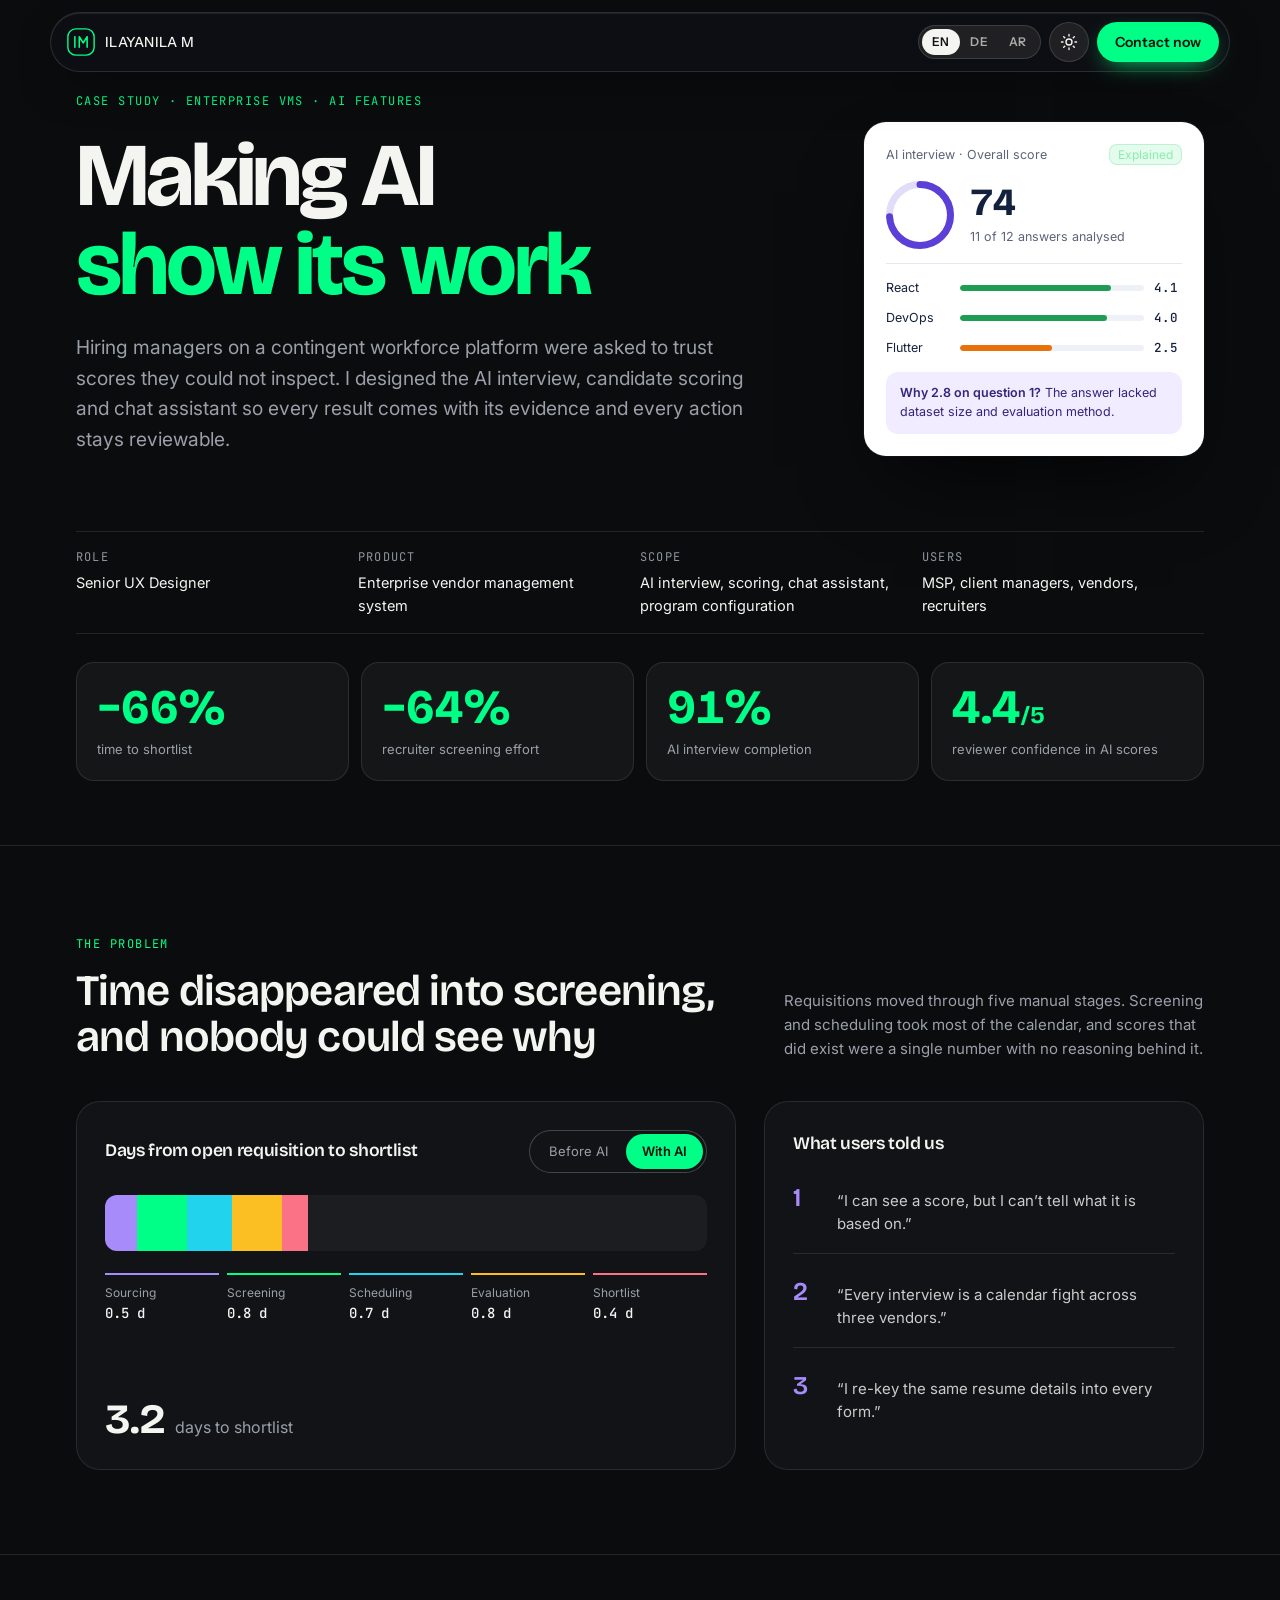
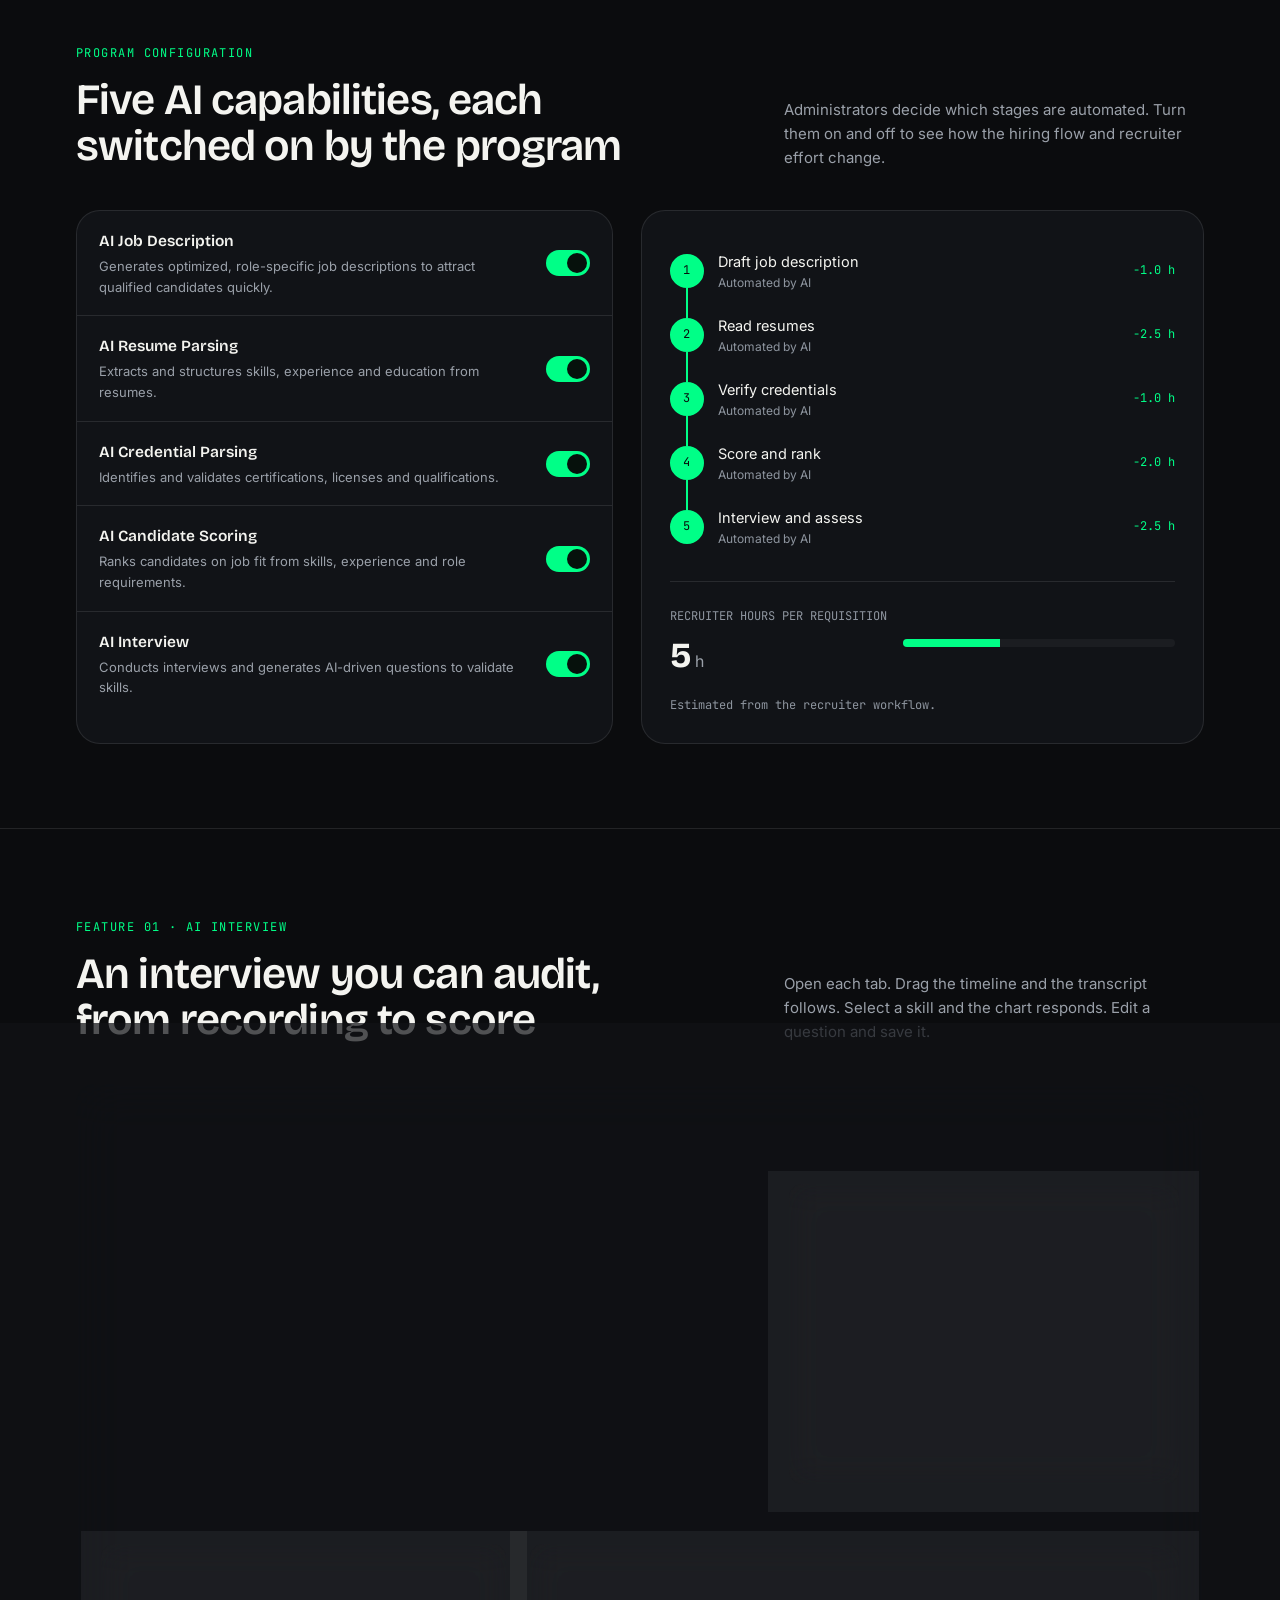
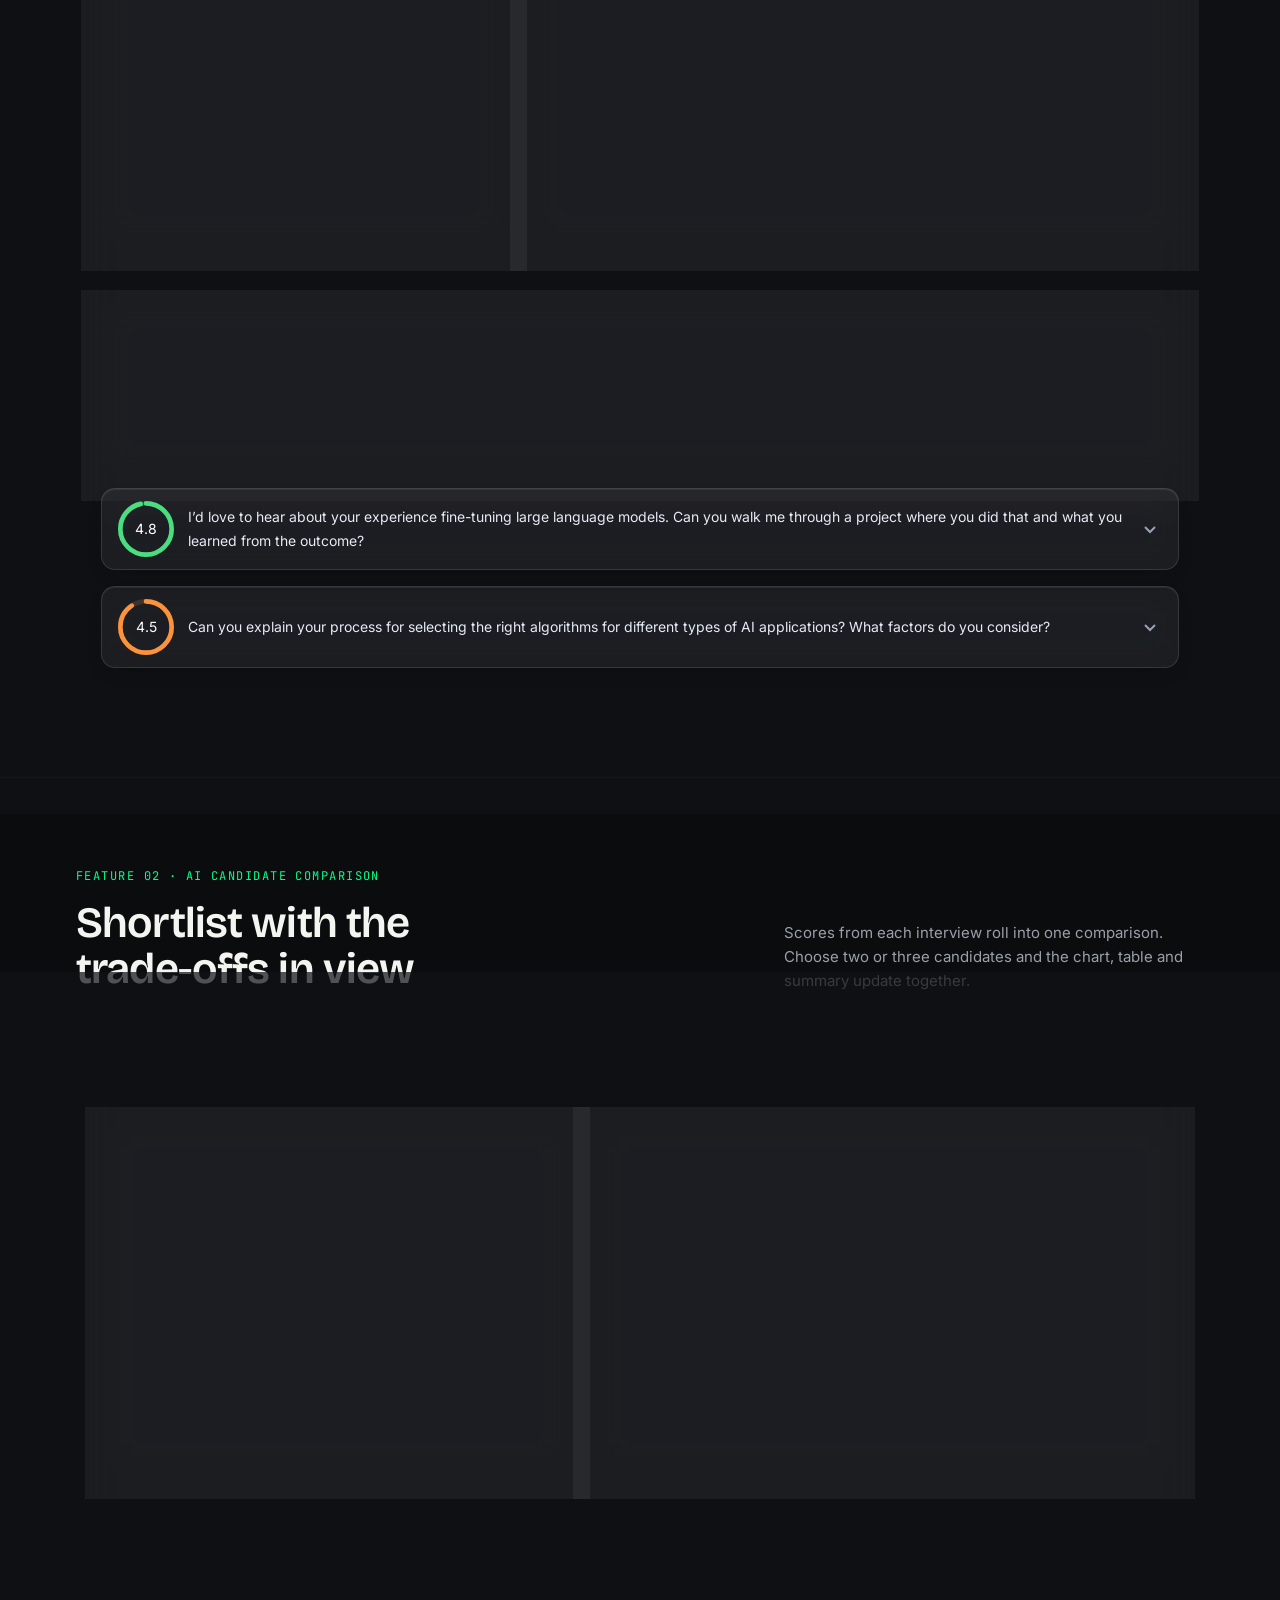
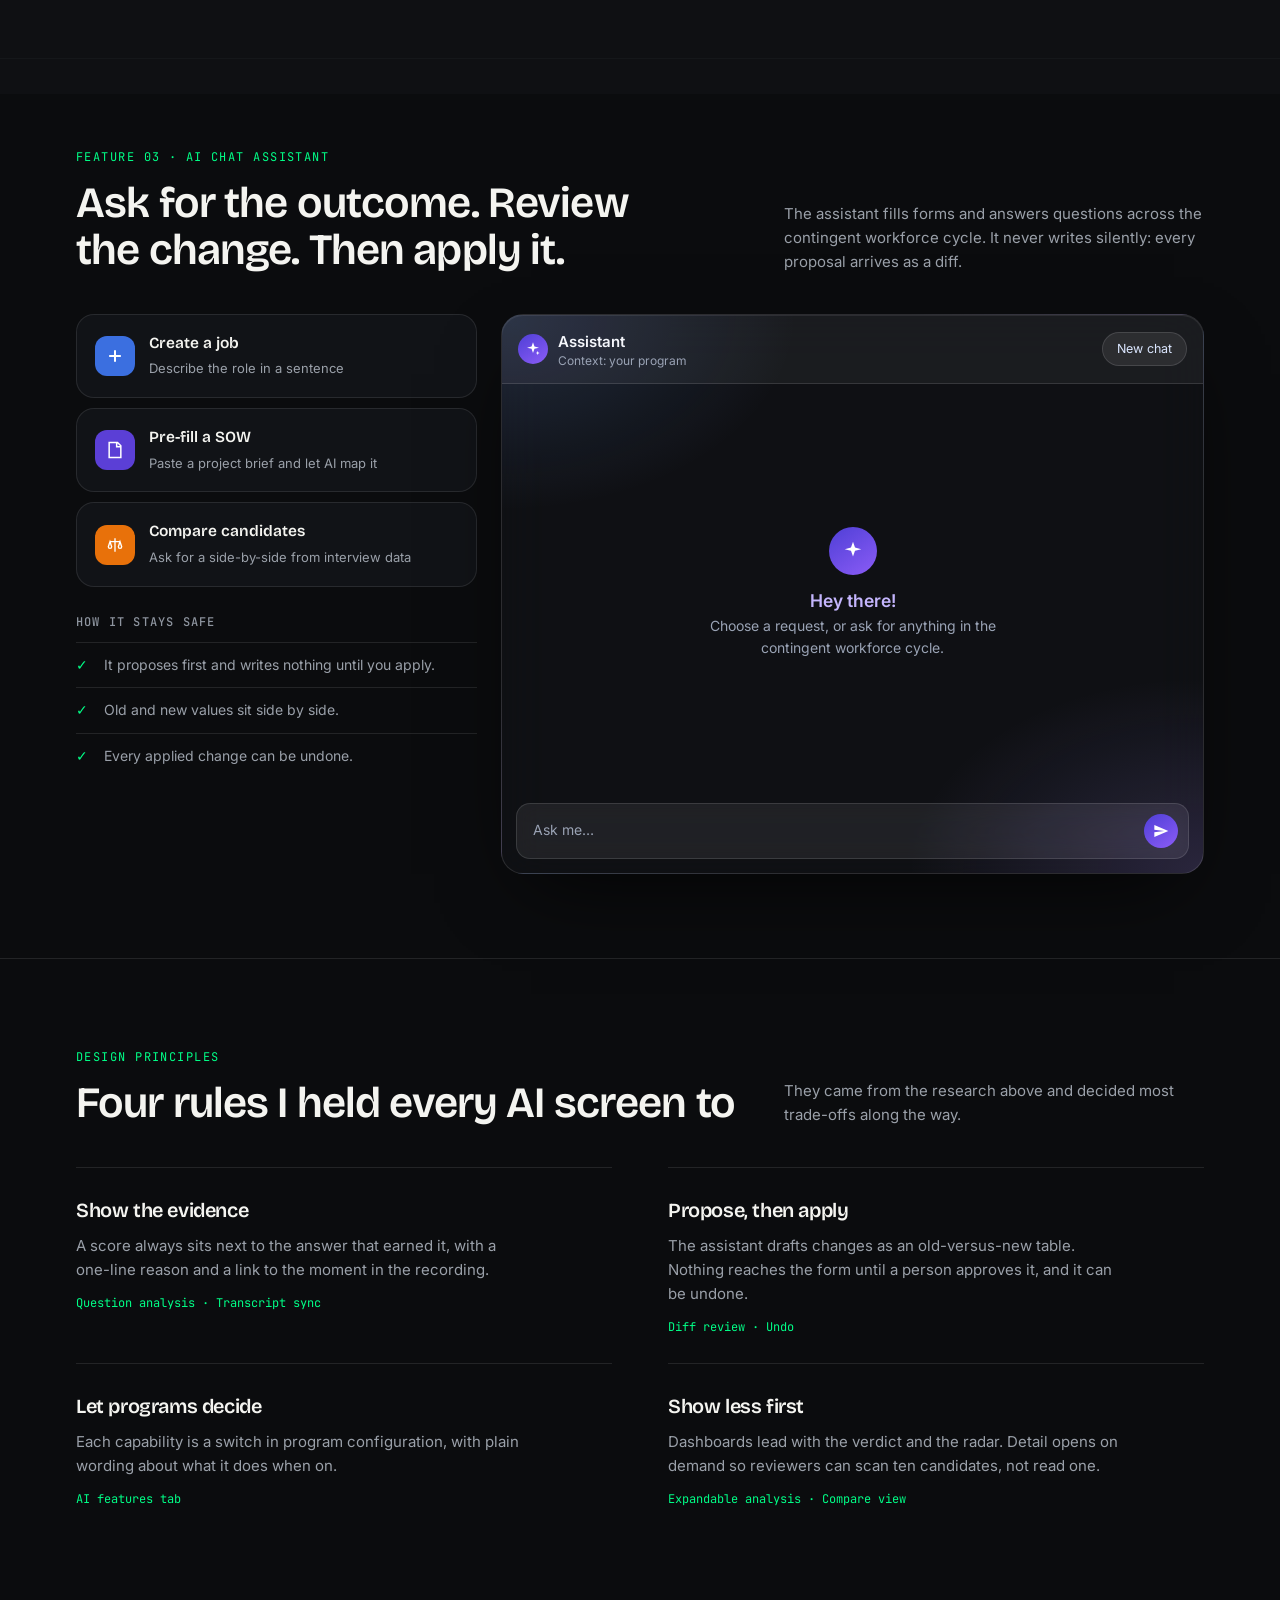
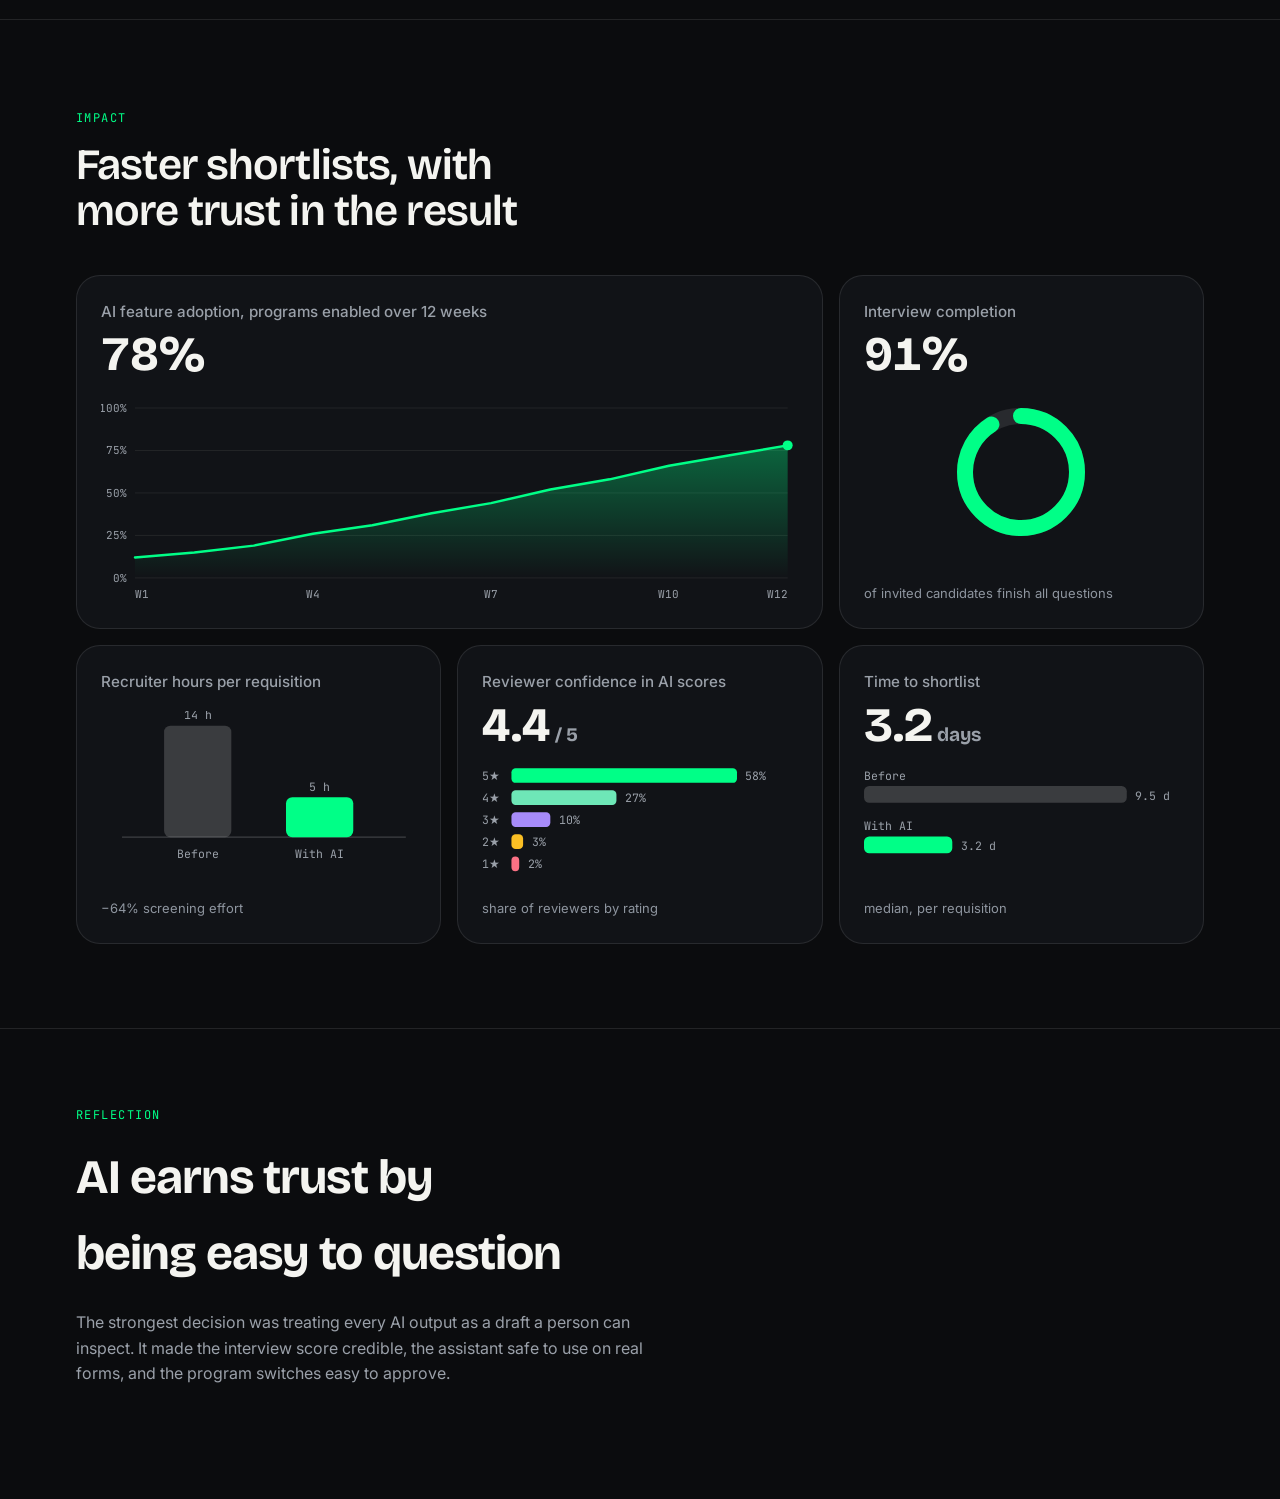
<file: designing-trust-ai-hiring.html>
<!doctype html>
<html lang="en"><head>
<link rel="stylesheet" href="./shell.css?v=8"><script src="./shell-boot.js?v=4"></script><script src="./tr-boot.js"></script><meta charset="utf-8"><meta name="viewport" content="width=device-width, initial-scale=1, viewport-fit=cover">
<title>Making AI Show Its Work</title>
<meta name="claude:viewport-fit-sides" content="cover">
<link rel="preconnect" href="https://fonts.googleapis.com">
<link rel="stylesheet" href="https://fonts.googleapis.com/css2?family=Bricolage+Grotesque:opsz,wght@12..96,400..800&family=Inter:wght@400;500;600&family=JetBrains+Mono:wght@400;500&display=swap">
<style>
/* Layout: dark editorial shell (matches the portfolio) holding light product windows that stay interactive; one column of sections, each led by a single live widget. */
:root{
  --bg:#0B0C0E; --bg2:#111317; --ink:#F4F4F0; --dim:#9AA0A9; --faint:#8E959F;
  --line:rgba(244,244,240,.10); --line2:rgba(244,244,240,.22); --glass:rgba(244,244,240,.045);
  --em:#00FF87; --em-ink:#06110C; --violet:#A78BFA;
  /* product window (light UI, as designed) */
  --w-bg:#FFFFFF; --w-soft:#F4F6FC; --w-ink:#14213D; --w-dim:#5B6478; --w-line:#E4E8F2;
  --w-blue:#3B6FE0; --w-indigo:#5B3FD6; --w-green:#1F9D55; --w-orange:#E8710A; --w-red:#DC3B3B; --w-amber:#D69A00;
  --w-grad:linear-gradient(100deg,#DDF6FC 0%,#F2F3F8 55%,#FBE9E4 100%);
  --disp:'Bricolage Grotesque',system-ui,sans-serif; --body:'Inter',system-ui,sans-serif; --mono:'JetBrains Mono',ui-monospace,monospace;
  color-scheme:dark;
}
*{box-sizing:border-box}
html{scroll-behavior:smooth;scroll-padding-top:76px}
body{background:var(--bg);color:var(--ink);font-family:var(--body);font-size:16px;line-height:1.6;margin:0}
::selection{background:var(--em);color:var(--em-ink)}
.wrap{max-width:1160px;margin:0 auto;padding-left:max(16px,env(safe-area-inset-left,0px));padding-right:max(16px,env(safe-area-inset-right,0px))}
body::before{content:"";position:fixed;inset:0 0 auto;height:env(safe-area-inset-top,0px);z-index:60;background:var(--bg)}
a{color:inherit}
button{font:inherit;color:inherit;cursor:pointer}
:focus-visible{outline:2px solid var(--em);outline-offset:2px}
h1,h2,h3{font-family:var(--disp);letter-spacing:-.02em;text-wrap:balance;margin:0}
.mono{font-family:var(--mono)}
.eyebrow{font-family:var(--mono);font-size:12px;letter-spacing:.12em;text-transform:uppercase;color:var(--em)}

/* nav */
.nav{position:sticky;top:env(safe-area-inset-top,0px);z-index:50;background:rgba(11,12,14,.82);backdrop-filter:blur(14px);border-bottom:1px solid var(--line)}
.nav .wrap{display:flex;align-items:center;justify-content:space-between;gap:16px;height:56px}
.nav-brand{font-family:var(--disp);font-weight:600;text-decoration:none;white-space:nowrap;flex:none}
.nav-brand .sh{display:none}
.nav-brand i{color:var(--em);font-style:normal}
.nav-links{display:flex;gap:4px;overflow-x:auto;scrollbar-width:none;min-width:0;-webkit-mask-image:linear-gradient(90deg,#000 88%,transparent);mask-image:linear-gradient(90deg,#000 88%,transparent);padding-right:18px}
.nav-links a{white-space:nowrap;text-decoration:none;font-size:13px;color:var(--dim);padding:6px 12px;border-radius:99px;transition:color .2s,background .2s}
.nav-links a:hover,.nav-links a.on{color:var(--ink);background:var(--glass)}

/* sections */
section{padding-block:84px;border-top:1px solid var(--line)}
.sec-head{display:grid;grid-template-columns:minmax(0,1fr) minmax(0,420px);gap:32px;align-items:end;margin-bottom:40px}
.sec-head h2{font-size:clamp(1.8rem,3.6vw,2.7rem);font-weight:600;line-height:1.08;margin-top:12px}
.sec-head p{color:var(--dim);margin:0;font-size:15px}
.note{font-size:12px;color:var(--faint);font-family:var(--mono)}
.tag-il{display:inline-block;font-family:var(--mono);font-size:10.5px;letter-spacing:.08em;text-transform:uppercase;color:var(--violet);border:1px solid rgba(167,139,250,.4);border-radius:99px;padding:2px 9px;vertical-align:middle}

/* hero */
.hero{padding-block:72px 64px;border-top:0}
.hero h1{font-size:clamp(2.6rem,7.4vw,5.6rem);font-weight:700;line-height:1;letter-spacing:-.035em;margin:18px 0 22px;max-width:15ch}
.hero h1 em{font-style:normal;color:var(--em)}
.hero-grid{display:grid;grid-template-columns:minmax(0,1fr) 340px;gap:56px;align-items:center;margin-bottom:40px}
.hv{background:var(--w-bg);color:var(--w-ink);border-radius:22px;padding:22px;box-shadow:0 40px 80px -30px rgba(0,0,0,.8),0 0 0 1px rgba(255,255,255,.04)}
.hv-top{display:flex;justify-content:space-between;align-items:center;gap:10px;font-size:12.5px;color:var(--w-dim)}
.hv-row{display:flex;align-items:center;gap:16px;margin:16px 0 14px}
.hv-row b{font-family:var(--disp);font-size:2.4rem;line-height:1;font-variant-numeric:tabular-nums}
.hv-row small{display:block;font-size:12.5px;color:var(--w-dim);margin-top:4px}
.hv-bars{display:flex;flex-direction:column;gap:10px;padding:14px 0;border-top:1px solid var(--w-line)}
.hv-bars div{display:grid;grid-template-columns:64px minmax(0,1fr) 28px;gap:10px;align-items:center;font-size:12.5px}
.hv-bars i{display:block;height:6px;border-radius:6px;background:#EEF1F8;position:relative;overflow:hidden}
.hv-bars i::after{content:"";position:absolute;inset:0 auto 0 0;width:var(--w);background:var(--c);border-radius:6px}
.hv-why{background:#F1ECFF;color:#33257a;border-radius:12px;padding:12px 14px;font-size:12.5px;line-height:1.5}
.hv-why b{font-weight:600}
.hero .lede{max-width:58ch;color:var(--dim);font-size:clamp(1rem,1.6vw,1.2rem);margin:0 0 36px}
.meta{display:grid;grid-template-columns:repeat(4,minmax(0,1fr));gap:0;border-top:1px solid var(--line);border-bottom:1px solid var(--line)}
.meta div{padding:16px 18px 16px 0}
.meta dt{font-family:var(--mono);font-size:11px;letter-spacing:.1em;text-transform:uppercase;color:var(--faint)}
.meta dd{margin:4px 0 0;font-size:14.5px}
.kpis{display:grid;grid-template-columns:repeat(4,minmax(0,1fr));gap:12px;margin-top:28px}
.kpi{padding:20px;border-radius:18px;background:var(--glass);border:1px solid var(--line)}
.kpi b{display:block;font-family:var(--disp);font-size:clamp(2rem,4vw,3rem);line-height:1;font-weight:700;color:var(--em);font-variant-numeric:tabular-nums}
.kpi span{display:block;margin-top:8px;font-size:13px;color:var(--dim)}

/* chips & small ui */
.seg{display:inline-flex;border:1px solid var(--line2);border-radius:99px;padding:3px;gap:2px;background:var(--bg2)}
.seg button{border:0;background:transparent;color:var(--dim);padding:7px 16px;border-radius:99px;font-size:13px;transition:background .2s,color .2s}
.seg button[aria-pressed="true"],.seg button[aria-selected="true"]{background:var(--em);color:var(--em-ink);font-weight:600}

/* problem chart */
.prob{display:grid;grid-template-columns:minmax(0,1.5fr) minmax(0,1fr);gap:28px}
.panel{background:var(--bg2);border:1px solid var(--line);border-radius:24px;padding:28px}
.panel h3{font-size:1.1rem;font-weight:600}
.stack{display:flex;height:56px;border-radius:12px;overflow:hidden;margin:22px 0 8px;background:var(--glass)}
.stack i{display:block;height:100%;transition:width .9s cubic-bezier(.16,1,.3,1)}
.stack-legend{display:grid;grid-template-columns:repeat(5,minmax(0,1fr));gap:8px;margin-top:14px}
.stack-legend div{font-size:12px;color:var(--dim);border-top:2px solid var(--c);padding-top:8px}
.stack-legend b{display:block;color:var(--ink);font-family:var(--mono);font-weight:500;font-size:14px;font-variant-numeric:tabular-nums}
.prob .panel{display:flex;flex-direction:column}
.total{display:flex;align-items:baseline;gap:10px;margin-top:auto;padding-top:22px}
.total b{font-family:var(--disp);font-size:2.6rem;line-height:1;font-variant-numeric:tabular-nums}
.pains{display:flex;flex-direction:column;gap:0}
.pains li{list-style:none;padding:18px 0;border-top:1px solid var(--line);display:grid;grid-template-columns:32px minmax(0,1fr);gap:12px;align-items:baseline}
.pains li:first-child{border-top:0;padding-top:0}
.pains b{font-family:var(--disp);font-size:1.6rem;color:var(--violet);font-weight:600}
.pains span{font-size:15px;color:var(--ink);opacity:.82;line-height:1.5}
.pains{padding:0;margin:20px 0 0}

/* feature pipeline */
.pipe{display:grid;grid-template-columns:minmax(0,1fr) minmax(0,1.05fr);gap:28px;align-items:stretch}
.togs{border:1px solid var(--line);border-radius:24px;overflow:hidden;background:var(--bg2)}
.tog{display:grid;grid-template-columns:minmax(0,1fr) auto;gap:16px;align-items:center;padding:18px 22px;border-top:1px solid var(--line);width:100%;text-align:left;background:transparent;border-left:0;border-right:0;border-bottom:0}
.tog:first-child{border-top:0}
.tog:hover{background:var(--glass)}
.tog b{font-family:var(--disp);font-weight:600;font-size:15.5px;display:block}
.tog span.d{display:block;font-size:13px;color:var(--dim);margin-top:2px}
.sw{width:44px;height:26px;border-radius:99px;background:#2a2d33;position:relative;transition:background .25s;flex:none}
.sw::after{content:"";position:absolute;top:3px;left:3px;width:20px;height:20px;border-radius:50%;background:#fff;transition:transform .25s cubic-bezier(.16,1,.3,1)}
.tog[aria-pressed="true"] .sw{background:var(--em)}
.tog[aria-pressed="true"] .sw::after{transform:translateX(18px);background:var(--em-ink)}
.flow{padding:28px;border-radius:24px;border:1px solid var(--line);background:var(--bg2);display:flex;flex-direction:column}
.flow ol{list-style:none;margin:0;padding:0;position:relative}
.flow li{display:grid;grid-template-columns:34px minmax(0,1fr) auto;gap:14px;align-items:center;min-height:64px;position:relative}
.flow li:not(:last-child)::after{content:"";position:absolute;left:16px;top:calc(50% + 17px);height:calc(100% - 34px);width:2px;background:var(--line2)}
.flow li.ln::after{background:var(--em)}
.node{width:34px;height:34px;border-radius:50%;border:2px solid var(--line2);display:grid;place-items:center;font-family:var(--mono);font-size:12px;background:var(--bg2);position:relative;z-index:1;transition:all .3s}
.flow li.on .node{background:var(--em);border-color:var(--em);color:var(--em-ink)}
.flow li .t{font-size:14.5px;transition:color .2s}
.flow li:not(.on) .t{color:var(--faint)}
.flow li .t small{display:block;font-size:12px;color:var(--faint)}
.flow li .h{font-family:var(--mono);font-size:12px;color:var(--faint)}
.flow li.on .h{color:var(--em)}
.eff{margin-top:auto;padding-top:20px;border-top:1px solid var(--line);display:flex;align-items:center;justify-content:space-between;gap:16px;flex-wrap:wrap}
.flow ol{margin-bottom:22px}
.eff b{font-family:var(--disp);font-size:2.2rem;font-variant-numeric:tabular-nums}
.bar{height:8px;border-radius:9px;background:var(--glass);overflow:hidden;flex:1;min-width:140px}
.bar i{display:block;height:100%;background:var(--em);transition:width .5s cubic-bezier(.16,1,.3,1)}

/* product window */
.win{background:var(--w-bg);color:var(--w-ink);border-radius:20px;overflow:hidden;border:1px solid var(--line2);box-shadow:0 40px 90px -30px rgba(0,0,0,.7),0 0 0 1px rgba(255,255,255,.03)}
.win *{min-width:0}
.win :focus-visible{outline-color:var(--w-blue)}
.back{font-size:13px;color:var(--w-blue)}
.sm{display:none}
.win-head{background:var(--w-grad);padding:20px 24px 0}
.who{display:flex;gap:18px;align-items:center;flex-wrap:wrap}
.av{width:56px;height:56px;border-radius:50%;background:#EEF0FA;border:2px solid #fff;display:grid;place-items:center;font-family:var(--disp);font-weight:600;color:var(--w-ink);font-size:18px;flex:none}
.who h3{font-size:1.4rem;font-weight:600}
.pill{display:inline-block;font-size:11.5px;padding:2px 9px;border-radius:7px;font-weight:500;background:#FFE9B8;color:#7A5200;margin-left:8px;vertical-align:middle}
.pill.g{background:#DDF3E5;color:#14683A}
.facts{display:flex;flex-wrap:wrap;gap:6px 26px;margin-left:auto}
.facts div{font-size:12.5px;color:var(--w-dim);line-height:1.3}
.facts b{display:block;font-weight:500;color:var(--w-ink);font-size:13px}
.wtabs{display:flex;gap:2px;margin-top:16px;overflow-x:auto;scrollbar-width:none}
.wtabs button{flex:none;background:transparent;border:0;padding:12px 16px;font-size:14px;color:var(--w-dim);border-bottom:3px solid transparent;white-space:nowrap}
.wtabs button[aria-selected="true"]{color:var(--w-blue);border-bottom-color:var(--w-blue);font-weight:500}
.wtabs button:hover{color:var(--w-ink)}
.win-body{padding:24px;min-height:360px}
.pane[hidden]{display:none}
.w-h{font-family:var(--disp);font-size:1.05rem;font-weight:600;color:#0F2A6B;margin:0 0 14px}
.card{border:1px solid var(--w-line);border-radius:14px;background:var(--w-bg)}
.a-top{display:grid;grid-template-columns:minmax(0,1.7fr) minmax(0,1fr);gap:18px}
.video{border-radius:14px;overflow:hidden;position:relative;background:radial-gradient(120% 100% at 30% 20%,#2c3c64 0%,#161d33 60%,#0e1322 100%);min-height:300px;display:flex;flex-direction:column;justify-content:flex-end;color:#fff}
.video .face{position:absolute;left:50%;top:38%;transform:translate(-50%,-50%);width:112px;height:112px;border-radius:50%;background:linear-gradient(145deg,#4f7de8,#8b5cf6);display:grid;place-items:center;font-family:var(--disp);font-size:2.4rem;font-weight:600;box-shadow:0 0 0 14px rgba(255,255,255,.05),0 0 0 32px rgba(255,255,255,.03)}
.video .cap{position:relative;padding:0 20px;font-size:13.5px;line-height:1.45;min-height:44px;text-shadow:0 1px 8px rgba(0,0,0,.6);display:-webkit-box;-webkit-line-clamp:2;-webkit-box-orient:vertical;overflow:hidden}
.wave{display:flex;gap:3px;align-items:center;height:22px;margin-left:8px}
.wave i{width:3px;border-radius:3px;background:#9db8ff;height:6px}
.playing .wave i{animation:wv 700ms ease-in-out infinite alternate}
@keyframes wv{to{height:20px}}
.ctrl{position:relative;display:flex;align-items:center;gap:12px;padding:14px 16px 16px;background:linear-gradient(transparent,rgba(0,0,0,.45))}
.ctrl button{width:34px;height:34px;border-radius:50%;border:0;background:rgba(255,255,255,.18);color:#fff;display:grid;place-items:center;flex:none}
.ctrl button:hover{background:rgba(255,255,255,.3)}
.ctrl .tm{font-family:var(--mono);font-size:12px;background:rgba(255,255,255,.14);padding:3px 10px;border-radius:99px;white-space:nowrap}
input[type=range]{-webkit-appearance:none;appearance:none;flex:1;height:4px;border-radius:4px;background:linear-gradient(90deg,#ff3b3b var(--p,50%),rgba(255,255,255,.3) var(--p,50%));outline-offset:6px}
input[type=range]::-webkit-slider-thumb{-webkit-appearance:none;width:14px;height:14px;border-radius:50%;background:#ff3b3b;border:0}
input[type=range]::-moz-range-thumb{width:14px;height:14px;border-radius:50%;background:#ff3b3b;border:0}
.ov{padding:20px;display:flex;flex-direction:column;gap:14px}
.ov h4{margin:0;font-family:var(--disp);font-size:1.1rem}
.stat{display:flex;align-items:center;justify-content:space-between;gap:12px}
.stat small{display:block;color:var(--w-dim);font-size:13px}
.stat b{font-family:var(--disp);font-size:2rem;line-height:1.1;font-variant-numeric:tabular-nums}
.btn{border:0;border-radius:9px;background:var(--w-blue);color:#fff;padding:11px 16px;font-size:13.5px;font-weight:500;display:inline-flex;align-items:center;justify-content:center;gap:9px}
.btn:hover{background:#2f60cc}
.btn.sec{background:#EAF0FF;color:var(--w-blue)}
.btn.sec:hover{background:#dde7ff}
.btn[disabled]{background:#9aa5b8;cursor:not-allowed}
.a-mid{display:grid;grid-template-columns:minmax(0,1fr) minmax(0,1.6fr);gap:18px;margin-top:22px}
.skills{padding:6px 18px}
.sk{padding:13px 0;border-top:1px solid var(--w-line)}
.sk:first-child{border-top:0}
.sk div{display:flex;justify-content:space-between;font-size:13.5px}
.sk .tr{height:5px;border-radius:5px;background:#EEF1F8;margin-top:7px;overflow:hidden}
.sk .tr i{display:block;height:100%;border-radius:5px;transition:width .8s cubic-bezier(.16,1,.3,1)}
.radar{display:grid;grid-template-columns:minmax(0,1.3fr) minmax(0,1fr);gap:8px;align-items:center;padding:14px 18px}
.radar svg{width:100%;height:auto;display:block;max-height:320px}
.rl button{display:flex;justify-content:space-between;align-items:center;width:100%;padding:10px 6px;border:0;border-top:1px solid var(--w-line);background:transparent;font-size:14px;color:var(--w-ink);text-align:left;border-radius:6px}
.rl button:first-child{border-top:0}
.rl button:hover,.rl button.hi{background:#EEF3FF}
.sc{font-family:var(--mono);font-size:12px;padding:2px 9px;border-radius:7px}
.sc.g{background:#DDF3E5;color:#14683A}.sc.b{background:#E1EAFE;color:#2347a8}.sc.o{background:#FFE7D6;color:#9A4607}
.qa{margin-top:22px;display:flex;flex-direction:column;gap:10px}
.q{border:1px solid var(--w-line);border-radius:14px;background:#fff}
.q>button{display:grid;grid-template-columns:56px minmax(0,1fr) 20px;gap:14px;align-items:center;width:100%;text-align:left;background:transparent;border:0;padding:14px 16px;color:var(--w-ink);font-size:14.5px;font-weight:500}
.q .chev{transition:transform .25s;color:var(--w-dim)}
.q[data-open="true"] .chev{transform:rotate(180deg)}
.q .ans{display:none;padding:0 16px 16px 86px;color:var(--w-dim);font-size:14px}
.q[data-open="true"] .ans{display:block}
.ring{position:relative;width:52px;height:52px;display:grid;place-items:center;font-size:13px;font-weight:500;flex:none}
.ring svg{position:absolute;inset:0;transform:rotate(-90deg)}

/* transcript */
.txw{position:relative;max-width:820px;margin:0 auto}
.txw::after{content:"";position:absolute;left:0;right:8px;bottom:0;height:40px;background:linear-gradient(transparent,#fff);pointer-events:none}
.tx{position:relative;display:flex;flex-direction:column;gap:14px;max-height:540px;overflow:auto;padding:4px 8px 44px 0}
.msg{padding:14px 18px;border-radius:16px;font-size:14.5px;line-height:1.6;border:2px solid transparent;text-align:left;max-width:88%}
.msg.ai{background:#4F7DE8;color:#fff;border-radius:16px 16px 4px 16px;align-self:flex-end}
.msg.c{background:#EEF0F6;color:var(--w-ink);border-radius:4px 16px 16px 16px;align-self:flex-start}
.msg small{display:block;font-family:var(--mono);font-size:11.5px;opacity:.8;margin-bottom:4px}
.msg.act{border-color:#FFD257}
.tx-foot{max-width:820px;margin:16px auto 0;display:flex;justify-content:space-between;gap:10px;align-items:center;flex-wrap:wrap}

/* question setup */
.qs{max-width:820px;margin:0 auto;display:flex;flex-direction:column;gap:12px}
.qc{border:1px solid var(--w-line);border-radius:14px}
.qc h5{margin:0;padding:16px 18px 4px;font-size:14.5px;font-family:var(--disp);color:#16225a}
.qc p{margin:0;padding:4px 18px 14px;font-size:14px;color:var(--w-dim)}
.qc textarea{display:block;width:calc(100% - 36px);margin:6px 18px 12px;border:1px solid var(--w-blue);background:#EEF3FF;border-radius:6px;padding:10px 12px;font:inherit;font-size:14px;color:var(--w-ink);resize:vertical;min-height:72px}
.qc footer{display:flex;align-items:center;gap:6px;padding:8px 14px;border-top:1px solid var(--w-line)}
.ib{width:32px;height:32px;border:0;border-radius:8px;background:transparent;color:var(--w-dim);display:grid;place-items:center}
.ib:hover{background:#EEF1F8;color:var(--w-ink)}
.qc footer .sp{flex:1}
.qs-foot{display:flex;justify-content:space-between;align-items:center;gap:12px;padding-top:6px}
.toast{font-size:13px;color:#14683A;min-height:20px}

/* compare */
.cmp-pick{display:flex;flex-wrap:wrap;gap:8px;margin-bottom:18px}
.chip{display:flex;align-items:center;gap:10px;border:1px dashed #b8c1d8;background:#fff;border-radius:99px;padding:6px 14px 6px 6px;font-size:14px;color:var(--w-dim)}
.chip .ck{font-family:var(--mono);font-size:13px;width:18px;text-align:center}
.cmp-hint{font-size:12.5px;color:var(--w-dim);align-self:center;margin-left:4px}
.chip .av{width:30px;height:30px;font-size:12px;border:0;color:#fff}
.chip[aria-pressed="true"]{border:1px solid var(--c);background:color-mix(in srgb,var(--c) 9%,#fff);box-shadow:0 0 0 1px var(--c);color:var(--w-ink)}
.chip[aria-pressed="true"] .ck{color:var(--c);font-weight:700}
.chip:hover{border-color:var(--c)}
.cmp{display:grid;grid-template-columns:minmax(0,1fr) minmax(0,1.25fr);gap:20px}
.cmp .radar{display:block;padding:14px}
.tbl{width:100%;border-collapse:collapse;font-size:14px;font-variant-numeric:tabular-nums}
.tbl th,.tbl td{padding:13px 12px;text-align:left;border-top:1px solid var(--w-line);vertical-align:middle}
.tbl thead th{border-top:0;font-weight:500;color:var(--w-dim);font-size:12.5px}
.tbl thead th b{display:flex;align-items:center;gap:7px;color:var(--w-ink);font-size:14px;font-weight:600}
.tbl thead th i{width:10px;height:10px;border-radius:50%;background:var(--c);display:inline-block;flex:none}
.tbl td.best{color:#14683A;font-weight:600;background:#E9F7EF}
.tblw{overflow-x:auto}
.sum{margin-top:16px;padding:14px 16px;border-radius:12px;background:#F1ECFF;color:#33257a;font-size:14px;display:flex;gap:12px;align-items:flex-start}
.sum svg{flex:none;margin-top:2px}

/* assistant */
.as{display:grid;grid-template-columns:minmax(0,.8fr) minmax(0,1.4fr);gap:24px;align-items:start}
.aside-l{display:flex;flex-direction:column;gap:26px;min-width:0}
.prompts{display:flex;flex-direction:column;gap:10px}
.safe h4{margin:0 0 10px;font-family:var(--mono);font-size:11.5px;letter-spacing:.1em;text-transform:uppercase;color:var(--faint);font-weight:500}
.safe ul{list-style:none;margin:0;padding:0}
.safe li{display:grid;grid-template-columns:20px minmax(0,1fr);gap:8px;padding:11px 0;border-top:1px solid var(--line);font-size:14px;color:var(--dim)}
.safe li::before{content:"✓";color:var(--em);font-family:var(--mono)}
.pr{display:grid;grid-template-columns:40px minmax(0,1fr);gap:14px;align-items:center;text-align:left;padding:16px 18px;border-radius:18px;border:1px solid var(--line);background:var(--bg2);transition:border-color .2s,transform .2s}
.pr:hover{border-color:var(--line2);transform:translateX(3px)}
.pr[aria-pressed="true"]{border-color:var(--em);background:rgba(0,255,135,.05)}
.pr .ic{width:40px;height:40px;border-radius:12px;display:grid;place-items:center;color:#fff}
.pr b{font-family:var(--disp);font-size:15.5px;display:block}
.pr span.d{font-size:13px;color:var(--dim)}
.chat{border-radius:22px;border:1px solid var(--line2);overflow:hidden;background:linear-gradient(160deg,#dcecfb 0%,#e8e4fb 55%,#d9d2f6 100%);color:var(--w-ink);display:flex;flex-direction:column;height:560px}
.chat-top{display:flex;align-items:center;gap:10px;padding:14px 16px;background:rgba(255,255,255,.55);border-bottom:1px solid rgba(255,255,255,.7)}
.spark{width:30px;height:30px;border-radius:50%;background:linear-gradient(145deg,#4f3fd6,#8b5cf6);display:grid;place-items:center;flex:none}
.chat-top b{font-family:var(--disp);font-size:15px}
.chat-top small{display:block;font-size:12px;color:var(--w-dim);line-height:1.2}
.chat-top .rs{margin-left:auto;font-size:12.5px;border:0;background:#fff;border-radius:99px;padding:6px 14px;color:var(--w-indigo)}
.feed{flex:1;overflow-y:auto;padding:18px 16px;display:flex;flex-direction:column;gap:12px;scroll-behavior:smooth}
.empty{margin:auto;text-align:center;max-width:300px;color:var(--w-dim);font-size:14px}
.empty .spark{width:48px;height:48px;margin:0 auto 12px}
.empty b{display:block;font-family:var(--disp);color:var(--w-indigo);font-size:1.1rem}
.bub{max-width:92%;padding:12px 15px;border-radius:16px;font-size:14px;line-height:1.5;animation:in .35s cubic-bezier(.16,1,.3,1)}
@keyframes in{from{opacity:0;transform:translateY(8px)}}
.bub.u{align-self:flex-end;background:linear-gradient(145deg,#4f3fd6,#6a4ce0);color:#fff;border-radius:16px 16px 4px 16px}
.bub.a{align-self:flex-start;background:#fff;border-radius:16px 16px 16px 4px;box-shadow:0 1px 3px rgba(20,33,61,.08)}
.bub.a strong{font-family:var(--disp)}
.dots{display:inline-flex;gap:4px;padding:4px 2px}
.dots i{width:7px;height:7px;border-radius:50%;background:#9a8be0;animation:bn 1s infinite}
.dots i:nth-child(2){animation-delay:.15s}.dots i:nth-child(3){animation-delay:.3s}
@keyframes bn{0%,60%,100%{transform:translateY(0);opacity:.5}30%{transform:translateY(-5px);opacity:1}}
.diff{margin:10px 0 4px;border:1px solid var(--w-line);border-radius:10px;overflow:hidden;font-size:13px}
.diff .r{display:grid;grid-template-columns:minmax(0,.9fr) minmax(0,.5fr) minmax(0,1.3fr);gap:8px;padding:8px 10px;border-top:1px solid var(--w-line);align-items:center}
.diff .r:first-child{border-top:0}
.diff .h{background:#F4F6FC;color:var(--w-dim);font-size:11.5px;font-weight:500}
.diff .nv{background:#E6F6EC;border:1px solid #bfe5cc;border-radius:6px;padding:3px 8px;color:#14683A;transition:all .3s}
.diff .ov2{color:var(--w-dim)}
.applied .nv{background:#14683A;color:#fff;border-color:#14683A}
.acts{display:flex;gap:8px;flex-wrap:wrap;margin-top:10px}
.composer{display:flex;gap:10px;align-items:center;margin:0 14px 14px;padding:10px 10px 10px 16px;background:#fff;border-radius:14px;color:var(--w-dim);font-size:14px}
.composer span{flex:1}
.composer i{width:34px;height:34px;border-radius:50%;background:linear-gradient(145deg,#4f3fd6,#8b5cf6);display:grid;place-items:center;flex:none}

/* principles */
.pg{display:grid;grid-template-columns:repeat(2,minmax(0,1fr));gap:0 56px}
.pg div{padding:26px 0;border-top:1px solid var(--line)}
.pg h3{font-size:1.25rem;font-weight:600;margin-bottom:8px}
.pg p{margin:0;color:var(--dim);font-size:15px;max-width:50ch}
.pg .ex{font-family:var(--mono);font-size:12px;color:var(--em);margin-top:12px;display:block}

/* impact */
.imp{display:grid;grid-template-columns:repeat(3,minmax(0,1fr));gap:16px}
.imp .panel{padding:24px;display:flex;flex-direction:column;gap:6px}
.imp h3{font-size:.95rem;color:var(--dim);font-weight:500;font-family:var(--body);letter-spacing:0}
.big{font-family:var(--disp);font-size:3rem;font-weight:700;line-height:1;font-variant-numeric:tabular-nums}
.imp svg{width:100%;height:auto;display:block;margin-top:10px}
.imp .sub{font-size:13px;color:var(--faint);margin-top:auto;padding-top:12px}
.imp .donut{max-width:200px;margin-inline:auto}
.wide{grid-column:span 2}
svg text{font-family:var(--mono);fill:var(--dim);font-size:11px}

footer.end{padding-block:72px 96px;border-top:1px solid var(--line)}
footer.end h2{font-size:clamp(1.8rem,4vw,3rem);max-width:20ch}
footer.end p{color:var(--dim);max-width:60ch}

@media (max-width:960px){
  .sec-head,.prob,.pipe,.as,.cmp,.a-top,.a-mid,.imp,.pg{grid-template-columns:minmax(0,1fr)}
  .wide{grid-column:auto}
  .meta,.kpis{grid-template-columns:repeat(2,minmax(0,1fr))}
  .facts{margin-left:0}
  .pg{gap:0}
  .chat{height:520px}
  .hero-grid{grid-template-columns:minmax(0,1fr)}
  .hv{display:none}
}
@media (max-width:560px){
  section{padding-block:60px}
  .nav-brand .lg{display:none}
  .nav-brand .sh{display:inline}
  .lg{display:none}.sm{display:inline}
  .wave{display:none}
  .facts{display:grid;grid-template-columns:repeat(2,minmax(0,1fr));gap:10px 18px;width:100%}
  .msg{max-width:94%}
  .tbl th,.tbl td{padding:11px 8px}
  .win-body{padding:16px}
  .radar{grid-template-columns:minmax(0,1fr)}
  .stack-legend{grid-template-columns:repeat(2,minmax(0,1fr))}
  .q>button{grid-template-columns:48px minmax(0,1fr) 16px}
  .q .ans{padding-left:16px}
  .diff .r{grid-template-columns:minmax(0,1fr) minmax(0,1fr)}
  .diff .r .ov2{display:none}
}

/* ===== Figma fidelity: Inter only, exact weights/sizes inside product screens ===== */
.win,.win *,.chat,.chat *{font-family:var(--body)!important}
.win svg text{font-family:var(--body)!important}
.win .mono,.win .sc,.win .msg small,.win .ctrl .tm,.win .chip .ck{font-family:var(--body)!important}
.win{border-radius:8px;color:#1e293b}
.win-head{background:var(--w-grad);padding:20px 32px 22px}
.wh-top{display:flex;justify-content:space-between;align-items:center;margin-bottom:8px}.more{width:32px!important;height:32px!important}
.back{font-size:13px;font-weight:500;line-height:21px;color:#4c7ff0}
.more{width:40px;height:40px;border:1px solid #4c7ff0;border-radius:8px;display:grid;place-items:center;color:#4c7ff0;font-size:16px;font-weight:600;letter-spacing:1px;background:rgba(255,255,255,.6)}
.who{display:flex;gap:20px;align-items:center;flex-wrap:nowrap}
.av{width:100px;height:100px;background:#eef2ff;border:1px solid #e0e7ff;font-size:23px;font-weight:600;color:#1e293b}
.who h3{font-size:23px;font-weight:600;line-height:29px;color:#1e293b;letter-spacing:0;display:flex;align-items:center;gap:12px;flex-wrap:wrap}
.pill{height:21px;display:inline-flex;align-items:center;padding:0 8px;border-radius:8px;font-size:12px;font-weight:400;line-height:18px;background:#f8e8dd;color:#ac4300;margin:0}
.pill.g{background:#ccf5dd;color:#00411d}
.facts{display:grid;grid-template-columns:repeat(4,minmax(0,max-content));gap:14px 0;margin:16px 0 0}
.fi{display:flex;align-items:center;gap:12px;padding:0 32px;border-left:1px solid #cfd8e1;min-height:32px}
.fi:nth-child(4n+1){border-left:0;padding-left:0}
.fi .ic{flex:none}
.fi span{display:block;font-size:12px;font-weight:400;line-height:14px;color:#5b6874;white-space:nowrap}
.fi b{display:block;font-size:12px;font-weight:500;line-height:18px;color:#1d252d;white-space:nowrap}
.fi b.lk{color:#4c7ff0}
.ftabs{display:flex;gap:24px;padding:10px 32px;background:rgba(255,255,255,.87);border-top:1px solid #cfd8e1;overflow-x:auto;scrollbar-width:none}
.ft{flex:none;display:inline-flex;align-items:center;gap:8px;padding:6px 0;font-size:13px;font-weight:500;line-height:21px;color:#001a43;border-bottom:3px solid transparent;white-space:nowrap}
.ft .ic{stroke:#001a43}
.ft.on{color:#6366f1;border-bottom-color:#4c7ff0}.ft.on .ic{stroke:#6366f1}
.ft.mut{color:#64748b}.ft.mut .ic{stroke:#64748b}
.subtabs{padding:16px 32px 0;border-bottom:1px solid #e2e8f0}
.wtabs{margin-top:0;gap:24px}
.wtabs button{padding:8px 0 10px;font-size:13px;font-weight:500;line-height:21px;color:#64748b}
.wtabs button[aria-selected="true"]{color:#4c7ff0;font-weight:500}
.win-body{padding:24px 32px}
.w-h{font-size:16px;font-weight:600;line-height:24px;color:#002766;margin:0 0 16px;letter-spacing:0}
.card{border-radius:8px;border-color:#e2e8f0}
.video{border-radius:8px}
.ov{padding:16px;gap:16px}
.ov h4{font-size:16px;font-weight:600;line-height:24px;color:#23262f;display:flex;align-items:center;gap:12px;flex-wrap:wrap}
.stat small{font-size:15px;font-weight:400;line-height:22px;color:#4b5563}
.stat b{font-size:26px;font-weight:700;line-height:32px;color:#0f172a}
.btn{border-radius:8px;padding:12px;font-size:13px;font-weight:500;line-height:21px}
.btn.sec{background:#edf2fe;color:#4c7ff0}
.btn:hover{background:#3f70e0}
.skills{padding:16px}
.sk{padding:10px 0;border:0}
.sk div{font-size:13px;font-weight:400;line-height:21px;color:#2f3943}
.sk div span:last-child{font-size:12px;font-weight:500;color:#0f172a}
.sk .tr{height:4px;background:#f8fafc;margin-top:6px}
.radar{padding:16px}
.rl button{padding:4px 6px;font-size:14px;font-weight:400;line-height:24px;color:rgba(0,0,0,.88)}
.sc{font-size:12px;font-weight:400;line-height:21px;padding:0 8px;border-radius:8px}
.sc.g{background:#ccf5dd;color:#00411d}.sc.b{background:#dbeafe;color:#1e3a8a}.sc.o{background:#f8e8dd;color:#ac4300}
.radar svg text{font-size:12px;font-weight:400;fill:#000}
.qa{gap:16px}
.q{border-radius:8px;border-color:#e2e8f0}
.q>button{grid-template-columns:72px minmax(0,1fr) 20px;font-size:14px;font-weight:400;line-height:24px;padding:16px;color:rgba(0,0,0,.88)}
.q:first-child>button>span:nth-child(2){font-weight:600}
.q .ans{padding:0 16px 16px 104px;font-size:14px;font-weight:400;line-height:24px;color:#475569}
.ring{width:72px;height:72px;font-size:16px;font-weight:400}
.msg{padding:16px 24px;border-radius:16px;font-size:14px;line-height:23px;font-weight:400}
.msg.ai{background:#4c7ff0;color:#fcfcfc;font-size:16px;line-height:28px;border-radius:16px}
.msg.c{background:#eff0f6;color:#262338;border-radius:16px}
.msg small{font-size:12px;font-weight:500;opacity:1;line-height:24px;margin-bottom:2px}
.msg.c small{color:rgba(0,0,0,.88)}
.qc{border-radius:8px;border-color:#f1f5f9}
.qc h5{padding:16px 24px 0;font-size:16px;font-weight:600;line-height:24px;color:#1b2559}
.qc p{padding:10px 24px 16px;font-size:16px;font-weight:400;line-height:31px;color:#1b2559}
.qc textarea{width:calc(100% - 48px);margin:10px 24px 16px;border-radius:0;border-color:#2d75ff;background:rgba(76,127,240,.09);font-size:16px;line-height:31px;color:#1b2559}
.qc footer{padding:16px 24px}
.qc footer .btn{height:36px;border-radius:6px;padding:0 16px!important;font-size:12px}
.ib{width:24px;height:24px;border-radius:50%}
.tx-foot .btn,.qs-foot .btn{height:40px;padding:0 16px}
.qs-foot .btn[disabled]{background:#64748b}
.chat-top b,.pr b,.bub.a strong,.empty b{font-weight:600}
@media (max-width:960px){
  .facts{grid-template-columns:repeat(2,minmax(0,1fr))}
  .fi,.fi:nth-child(4n+1){padding:0 16px;border-left:1px solid #cfd8e1}.fi:nth-child(odd){border-left:0;padding-left:0}
  .win-head,.win-body{padding-left:20px;padding-right:20px}
  .ftabs{padding:10px 20px}.subtabs{padding:12px 20px 0}
}
@media (max-width:560px){
  .who{gap:14px}.av{width:72px;height:72px;font-size:18px}
  .who h3{font-size:20px;line-height:26px}
  .facts{display:grid;grid-template-columns:repeat(2,minmax(0,1fr));gap:14px 12px}
  .fi,.fi:nth-child(n){border:0;padding:0;align-items:flex-start;gap:8px}
  .fi span,.fi b{white-space:normal;word-break:break-word}
  .q>button{grid-template-columns:56px minmax(0,1fr) 16px}.q .ring{width:56px;height:56px}
  .q .ans{padding-left:16px}
  .msg{padding:14px 16px}.qc h5,.qc p{padding-left:16px;padding-right:16px}
  .qc textarea{width:calc(100% - 32px);margin-inline:16px}
}

.ring svg{width:100%;height:100%}
/* ===== v5: widget-first layout, one spacing scale (8/16/24), one icon set ===== */
.wbar{display:flex;align-items:center;justify-content:space-between;gap:16px;flex-wrap:wrap;padding:16px 24px;border-bottom:1px solid #e2e8f0;background:#fff}
.wid{display:flex;align-items:center;gap:12px;min-width:0}
.wid .av{width:36px;height:36px;font-size:13px;font-weight:600;border:1px solid #e0e7ff}
.wid b{display:block;font-size:14px;font-weight:600;line-height:20px;color:#1e293b}
.wid small{display:block;font-size:12px;line-height:16px;color:#5b6874}
.wbar .wtabs{display:inline-flex;gap:4px;padding:4px;background:#f1f5f9;border-radius:10px;overflow:visible;margin:0}
.wbar .wtabs button{padding:6px 14px;border:0;border-radius:7px;font-size:13px;font-weight:500;line-height:20px;color:#64748b}
.wbar .wtabs button[aria-selected="true"]{background:#fff;color:#1e293b;box-shadow:0 1px 2px rgba(15,23,42,.12)}
.win-body{padding:24px}
.pane>.w-h:first-child{display:none}
.a-top{gap:24px}.a-mid{gap:24px;margin-top:24px}
.a-mid .w-h,.pane .w-h{margin:0 0 12px!important}
.qa{margin-top:0}
.pane>.w-h[style*="26px"]{margin-top:24px!important}
.card.ov{padding:20px;gap:16px}
.ov h4{font-size:14px;line-height:20px}
.stat b{font-size:24px;line-height:30px}
.stat small{font-size:13px;line-height:18px}
.btn svg{flex:none}
.skills{padding:8px 16px}.radar{padding:16px}
.sk{padding:12px 0;border-top:1px solid #f1f5f9}.sk:first-child{border:0}
.rl button{padding:6px 8px}
.q>button{padding:12px 16px}.q .ring{width:56px;height:56px;font-size:14px}
.q>button{grid-template-columns:56px minmax(0,1fr) 20px}
.q .ans{padding:0 16px 16px 88px}
/* transcript */
.txw{max-width:760px}
.tx{gap:20px;padding:0 8px 40px 0;max-height:520px}
.msg{display:block;max-width:82%;padding:12px 16px;border-radius:12px;font-size:14px;line-height:22px;font-weight:400}
.msg.ai{background:#4c7ff0;color:#fff;font-size:14px;line-height:22px;border-radius:12px 12px 4px 12px}
.msg.c{background:#f1f3f9;color:#262338;border-radius:12px 12px 12px 4px}
.mh{display:flex;align-items:center;gap:8px;margin-bottom:6px}
.mav{width:22px;height:22px;border-radius:50%;display:grid;place-items:center;font-style:normal;font-size:10px;font-weight:600;background:rgba(255,255,255,.22);color:#fff}
.msg.c .mav{background:#dbe4ff;color:#1e3a8a}
.mh b{font-size:12px;font-weight:600;line-height:16px}
.mh time{margin-left:auto;font-size:11px;font-weight:500;opacity:.75;font-variant-numeric:tabular-nums}
.mt{display:block}
.msg.act{border-color:#fbbf24}
.tx-foot{max-width:760px;margin-top:16px;padding-top:16px;border-top:1px solid #e2e8f0}
.tx-foot .note{font-size:12px}
/* questions */
.qs{max-width:760px;gap:16px}
.qc h5{padding:16px 20px 0;font-size:14px;line-height:20px}
.qc p,.qc textarea{font-size:14px;line-height:22px}
.qc p{padding:8px 20px 16px;color:#334155}
.qc textarea{width:calc(100% - 40px);margin:8px 20px 16px;border-radius:8px;min-height:88px;padding:10px 12px}
.qc footer{padding:8px 12px;gap:4px;border-top:1px solid #f1f5f9}
.ib{width:32px;height:32px;border-radius:8px}
.ib svg{width:16px;height:16px}
.qs-foot{padding-top:8px}
.qs-foot .btn,.tx-foot .btn{height:36px;padding:0 16px;font-size:13px}
@media (max-width:560px){
  .wbar{padding:12px 16px}.win-body{padding:16px}
  .wbar .wtabs{width:100%}.wbar .wtabs button{flex:1;padding:6px 8px}
  .msg{max-width:94%}.q .ans{padding-left:16px}
  .q>button{grid-template-columns:48px minmax(0,1fr) 16px}.q .ring{width:48px;height:48px}
  .qc h5,.qc p{padding-left:16px;padding-right:16px}.qc textarea{width:calc(100% - 32px);margin-inline:16px}
}

/* ===== transcript = Figma modal elements ===== */
.tmod{max-width:1000px;margin:0 auto;border:1px solid #e3e9f0;border-radius:4px;overflow:hidden;background:#fff}
.tmod-h{display:flex;align-items:center;justify-content:space-between;padding:20px 24px;background:var(--w-grad)}
.tmod-h b{font-size:16px;font-weight:500;line-height:24px;color:#0f2e4e}
.tmod-h .x{width:28px;height:28px;border:0;background:transparent;color:#0f2e4e;border-radius:6px;display:grid;place-items:center}
.tmod-h .x:hover{background:rgba(15,46,78,.08)}
.tmod-b{padding:24px}
.tx{display:flex;flex-direction:column;gap:24px;max-height:480px;overflow:auto;padding:6px 8px 6px 4px;max-width:none}
.tm{display:flex;flex-direction:column;gap:8px}
.tm.ai{align-items:flex-end}
.tm-h{display:flex;align-items:center;gap:6px;padding:0 10px;font-size:14px}
.tm-h b{font-size:14px;font-weight:500;line-height:24px;color:rgba(0,0,0,.88)}
.tm-h time{font-size:12px;font-weight:400;color:rgba(0,0,0,.88);font-variant-numeric:tabular-nums}
.tm-h span{display:inline-flex}
.mav{width:32px;height:32px;border-radius:50%;display:grid;place-items:center;font-style:normal;font-size:11px;font-weight:600;background:#d2f5eb;color:#0f5132;flex:none;border:1px solid #fff;box-shadow:0 0 0 1px #d2f5eb}
.tm.ai .mav{background:#dbe4ff;color:#1e3a8a;box-shadow:0 0 0 1px #dbe4ff}
.tb{position:relative;display:block;width:100%;text-align:left;border:2px solid transparent;border-radius:16px;margin-top:10px;cursor:pointer}
.tb::before{content:"";position:absolute;top:-10px;width:22px;height:11px;clip-path:polygon(50% 0,0 100%,100% 100%);background:inherit}
.tb.ai{background:#4c7ff0;color:#fcfcfc;font-size:15px;line-height:26px;padding:16px 24px}
.tb.ai::before{right:22px}
.tb.c{background:#eff0f6;color:#262338;font-size:14px;line-height:23px;padding:16px 24px}
.tb.c::before{left:22px}
.tb.act{box-shadow:0 0 0 3px rgba(251,191,36,.9)}
.tb:focus-visible{outline:2px solid #1e3a8a;outline-offset:3px}
.vbar{margin-top:24px;padding:16px 24px;background:#eff0f6;border-radius:16px;display:flex;flex-direction:column;gap:14px}
.vtrack{position:relative;height:4px;background:rgba(76,127,240,.28);border-radius:10px;cursor:pointer;margin:6px 0}
.vtrack::after{content:"";position:absolute;inset:-10px 0}
.vtrack i{position:absolute;left:0;top:0;height:100%;background:#4c7ff0;border-radius:10px}
.vtrack u{position:absolute;top:50%;width:13px;height:13px;margin:-6.5px 0 0 -6.5px;border-radius:50%;background:#4c7ff0}
.vrow{display:flex;align-items:center;gap:20px}
.vrow button,.vbtn{width:24px;height:24px;border-radius:50%;background:#4c7ff0;border:0;display:grid;place-items:center;flex:none}
.vtime{height:24px;padding:0 10px;border-radius:48px;background:#4c7ff0;color:#fff;font-size:12px;line-height:24px;font-variant-numeric:tabular-nums}
.tmod-f{display:flex;align-items:center;justify-content:space-between;gap:12px;padding:16px 24px;border-top:1px solid #e3e9f0}
.tmod-f .btn{height:40px;padding:0 16px;font-size:13px;font-weight:500;border-radius:8px}
.tmod-f .toast{flex:1;text-align:right;font-size:12px}
@media (max-width:560px){.tmod-b{padding:16px}.tb.ai,.tb.c{padding:14px 16px;font-size:14px;line-height:22px}.tmod-h{padding:16px}.tmod-f{padding:12px 16px}.vbar{padding:14px 16px}.tm-h{padding:0 4px}}

/* ===== skills row: aligned, equal-height, calm ===== */
.a-mid{align-items:stretch}
.a-mid>div{display:flex;flex-direction:column;min-width:0}
.a-mid>div>.card{flex:1}
.a-mid .w-h{margin-top:0!important}
.skills{display:flex;flex-direction:column;justify-content:space-between;padding:20px 24px;gap:0}
.sk{padding:0;border:0;flex:1;display:flex;flex-direction:column;justify-content:center}
.sk+.sk{border-top:1px solid #f1f5f9}
.sk div{align-items:baseline}
.sk div span:first-child{font-size:13px;color:#334155}
.sk div span:last-child{font-size:13px;font-weight:600;color:#0f172a;font-variant-numeric:tabular-nums}
.sk .tr{height:6px;border-radius:6px;background:#eef2f7;margin-top:8px}
.sk .tr i{border-radius:6px}
.card.radar{display:grid;grid-template-columns:minmax(0,1.15fr) minmax(0,1fr);gap:24px;align-items:center;padding:20px 24px}
.radar svg{max-height:260px;margin:0 auto}
.radar svg text{font-size:11px;fill:#64748b}
.rl{display:flex;flex-direction:column;border-left:1px solid #f1f5f9;padding-left:24px}
.rl button{padding:11px 0;border:0;border-radius:0;border-top:1px solid #f1f5f9;font-size:13px;line-height:20px;color:#334155;background:transparent}
.rl button:first-child{border-top:0}
.rl button:hover,.rl button.hi{background:transparent;color:#0f172a;font-weight:500}
.rl button.hi .sc{box-shadow:0 0 0 2px rgba(76,127,240,.35)}
.sc{min-width:38px;text-align:center;font-weight:500;font-variant-numeric:tabular-nums}
@media (max-width:960px){.card.radar{grid-template-columns:minmax(0,1fr)}.rl{border-left:0;padding-left:0;border-top:1px solid #f1f5f9;padding-top:8px}}

/* ===== comparison: calm chips, centred chart, light table ===== */
.cmp-pick{gap:8px;margin-bottom:20px;align-items:center}
.chip{gap:8px;padding:4px 12px 4px 4px;font-size:13px;font-weight:500;line-height:20px;border:1px solid #dbe1ec;border-style:solid;color:#475569}
.chip .av{width:28px;height:28px;font-size:11px;font-weight:600}
.chip .ck{width:14px;font-size:12px}
.chip[aria-pressed="true"]{border-width:1px;box-shadow:none;background:color-mix(in srgb,var(--c) 7%,#fff);color:#1e293b}
.cmp-hint{font-size:12px;color:#94a3b8}
.cmp{gap:24px;align-items:stretch}
.cmp .card.radar{display:flex;align-items:center;justify-content:center;padding:16px}
.cmp .radar svg{width:100%;max-width:380px;max-height:none;height:auto}
.cmp .radar svg text{font-size:11px;fill:#64748b}
.tblw{border:1px solid #e2e8f0;border-radius:8px;padding:4px 16px}
.tbl{font-size:13px}
.tbl th,.tbl td{padding:12px 10px;border-top:1px solid #f1f5f9}
.tbl thead th{font-size:12px;font-weight:500}
.tbl thead th b{font-size:13px}
.tbl tbody th{font-weight:400!important;font-size:12.5px;color:#64748b!important}
.tbl td.best{background:#f0faf4;color:#166534;font-weight:600}
.sum{margin-top:24px;font-size:13px;line-height:20px;border-radius:8px}

/* ===== DARK GLASS: product screens, widgets, chat ===== */
html:not([data-theme="light"]){
.win,.chat{
  --w-bg:transparent;--w-soft:rgba(255,255,255,.06);--w-ink:#eef1f7;--w-dim:#9aa3b5;--w-line:rgba(255,255,255,.09);
  --w-blue:#7aa2ff;--w-indigo:#a78bfa;
  --g1:rgba(255,255,255,.055);--g2:rgba(255,255,255,.09);--gb:rgba(255,255,255,.12);
  color:#eef1f7;color-scheme:dark}
.win{position:relative;isolation:isolate;border:1px solid var(--gb);border-radius:20px;
  background:radial-gradient(60% 50% at 8% 0%,rgba(122,162,255,.20),transparent 70%),radial-gradient(55% 45% at 100% 20%,rgba(167,139,250,.18),transparent 70%),radial-gradient(50% 40% at 40% 100%,rgba(0,255,135,.08),transparent 70%),rgba(17,19,23,.72);
  -webkit-backdrop-filter:blur(24px) saturate(150%);backdrop-filter:blur(24px) saturate(150%);
  box-shadow:0 30px 80px -30px rgba(0,0,0,.85),inset 0 1px 0 rgba(255,255,255,.08)}
.card,.q,.qc,.tblw,.tmod,.vbar,.ov{background:var(--g1)!important;border:1px solid var(--gb)!important;
  -webkit-backdrop-filter:blur(16px) saturate(140%);backdrop-filter:blur(16px) saturate(140%);
  box-shadow:inset 0 1px 0 rgba(255,255,255,.07),0 8px 24px -16px rgba(0,0,0,.6)}
.card,.q,.qc,.tblw,.tmod,.vbar{border-radius:14px}
/* header bar + tabs */
.wbar{background:rgba(255,255,255,.04);border-bottom:1px solid var(--gb)}
.wid b{color:#f4f6fb}.wid small{color:#9aa3b5}
.wid .av,.av{background:rgba(122,162,255,.16);border:1px solid rgba(122,162,255,.35);color:#cfe0ff}
.pill{background:rgba(251,146,60,.16);color:#fdba74;border:1px solid rgba(251,146,60,.28)}
.pill.g{background:rgba(74,222,128,.14);color:#86efac;border-color:rgba(74,222,128,.28)}
.wbar .wtabs{background:rgba(255,255,255,.06);border:1px solid var(--line)}
.wbar .wtabs button{color:#9aa3b5}
.wbar .wtabs button:hover{color:#fff}
.wbar .wtabs button[aria-selected="true"]{background:rgba(255,255,255,.14);color:#fff;box-shadow:inset 0 1px 0 rgba(255,255,255,.15),0 2px 8px rgba(0,0,0,.35)}
/* text */
.w-h{color:#dfe6f5}
.ov h4{color:#f4f6fb}.stat small{color:#9aa3b5}.stat b{color:#fff}
.sk div span:first-child,.rl button{color:#c5cddc}.sk div span:last-child{color:#fff}
.sk+.sk,.rl button,.rl{border-color:rgba(255,255,255,.08)!important}
.sk .tr{background:rgba(255,255,255,.08)}
.rl button:hover,.rl button.hi{color:#fff}
.radar svg text{fill:#9aa3b5}
.sc{border:1px solid transparent}
.sc.g{background:rgba(74,222,128,.14);color:#86efac;border-color:rgba(74,222,128,.25)}
.sc.b{background:rgba(122,162,255,.16);color:#bcd0ff;border-color:rgba(122,162,255,.3)}
.sc.o{background:rgba(251,146,60,.15);color:#fdba74;border-color:rgba(251,146,60,.28)}
/* buttons */
.btn{background:linear-gradient(180deg,#7aa2ff,#5b84f0);color:#08101f;box-shadow:inset 0 1px 0 rgba(255,255,255,.35),0 6px 18px -8px rgba(91,132,240,.8)}
.btn:hover{background:linear-gradient(180deg,#8cb0ff,#6a90f4)}
.btn.sec{background:rgba(255,255,255,.07);color:#dbe6ff;border:1px solid var(--gb);box-shadow:none}
.btn.sec:hover{background:rgba(255,255,255,.12)}
.btn[disabled]{background:rgba(255,255,255,.08)!important;color:#7d8699;box-shadow:none}
.btn svg{stroke:currentColor}
.ib{color:#9aa3b5}.ib:hover{background:rgba(255,255,255,.1);color:#fff}
/* question analysis */
.q>button{color:#e6ebf6}.q .ans{color:#a6afc1}.q .chev{color:#9aa3b5}
.ring span{color:#fff!important}
/* transcript */
.tmod{overflow:hidden}
.tmod-h{background:linear-gradient(100deg,rgba(122,162,255,.16),rgba(167,139,250,.10) 55%,rgba(251,146,60,.08));border-bottom:1px solid var(--gb)}
.tmod-h b{color:#f4f6fb}.tmod-h .x{color:#cbd5e6}.tmod-h .x:hover{background:rgba(255,255,255,.1)}
.tmod-f{border-top:1px solid var(--gb)}
.tm-h b,.tm-h time{color:#e6ebf6}
.mav{background:rgba(74,222,128,.16);color:#bbf7d0;border:1px solid rgba(74,222,128,.3);box-shadow:none}
.tm.ai .mav{background:rgba(122,162,255,.2);color:#cfe0ff;border-color:rgba(122,162,255,.4);box-shadow:none}
.tb.ai{background:linear-gradient(145deg,rgba(91,132,240,.92),rgba(110,100,235,.88));color:#fff;box-shadow:inset 0 1px 0 rgba(255,255,255,.25),0 10px 24px -14px rgba(91,132,240,.9)}
.tb.c{background:rgba(255,255,255,.075);color:#dfe5f2;border:1px solid var(--gb);-webkit-backdrop-filter:blur(10px);backdrop-filter:blur(10px)}
.tb.c::before{background:rgba(255,255,255,.075)}
.tb.act{box-shadow:0 0 0 2px rgba(251,191,36,.85)}
.vbar{background:rgba(255,255,255,.06)!important}
.vtrack{background:rgba(255,255,255,.14)}
.vtrack i,.vtrack u,.vrow button,.vbtn,.vtime{background:#7aa2ff}
.vtime,.vrow button svg{color:#08101f}.vtime{color:#08101f;font-weight:500}
.vbtn svg{stroke:#08101f}.vrow button svg{fill:#08101f}
.tx::-webkit-scrollbar{width:8px}.tx::-webkit-scrollbar-thumb{background:rgba(255,255,255,.16);border-radius:8px}
/* question setup */
.qc h5{color:#f4f6fb}.qc p{color:#c5cddc}
.qc textarea{background:rgba(122,162,255,.10);border:1px solid rgba(122,162,255,.55);color:#f4f6fb;border-radius:8px}
.qc footer{border-top:1px solid rgba(255,255,255,.08)}
.toast{color:#86efac}
/* compare */
.chip{background:rgba(255,255,255,.05);border-color:var(--gb);color:#b5bfd1}
.chip[aria-pressed="true"]{background:color-mix(in srgb,var(--c) 18%,transparent);border-color:var(--c);color:#fff}
.chip:hover{border-color:var(--c)}
.cmp-hint{color:#7d8699}
.tbl thead th b{color:#f4f6fb}.tbl thead th{color:#9aa3b5}
.tbl th,.tbl td{border-color:rgba(255,255,255,.07)}
.tbl tbody th{color:#9aa3b5!important}
.tbl td{color:#e6ebf6}
.tbl td.best{background:rgba(74,222,128,.12);color:#86efac}
.tbl td[style*="fdba74"]{color:#fdba74}
.sum{background:linear-gradient(120deg,rgba(167,139,250,.16),rgba(122,162,255,.10));border:1px solid rgba(167,139,250,.28);color:#dcd2ff}
.sum svg{fill:#c4b5fd}
/* chat */
.chat{background:radial-gradient(60% 50% at 0% 0%,rgba(122,162,255,.18),transparent 70%),radial-gradient(60% 50% at 100% 100%,rgba(167,139,250,.18),transparent 70%),rgba(17,19,23,.72);
  border:1px solid var(--gb);-webkit-backdrop-filter:blur(24px) saturate(150%);backdrop-filter:blur(24px) saturate(150%);box-shadow:0 30px 80px -30px rgba(0,0,0,.85),inset 0 1px 0 rgba(255,255,255,.08)}
.chat-top{background:rgba(255,255,255,.05);border-bottom:1px solid var(--gb)}
.chat-top b{color:#f4f6fb}.chat-top small{color:#9aa3b5}
.chat-top .rs{background:rgba(255,255,255,.08);border:1px solid var(--gb);color:#dbe6ff}
.empty{color:#9aa3b5}.empty b{color:#c4b5fd}
.bub.u{background:linear-gradient(145deg,#5b84f0,#7a5af0);color:#fff}
.bub.a{background:rgba(255,255,255,.075);border:1px solid var(--gb);color:#e6ebf6;box-shadow:none;-webkit-backdrop-filter:blur(10px);backdrop-filter:blur(10px)}
.bub.a strong{color:#fff}
.diff{border-color:var(--gb)}
.diff .h{background:rgba(255,255,255,.06);color:#9aa3b5}
.diff .r{border-color:rgba(255,255,255,.07)}
.diff .nv{background:rgba(74,222,128,.14);border-color:rgba(74,222,128,.3);color:#86efac}
.diff .ov2{color:#9aa3b5}
.composer{background:rgba(255,255,255,.07);border:1px solid var(--gb);color:#9aa3b5;-webkit-backdrop-filter:blur(12px);backdrop-filter:blur(12px)}
.win :focus-visible,.chat :focus-visible{outline-color:#7aa2ff}
@supports not ((backdrop-filter:blur(1px)) or (-webkit-backdrop-filter:blur(1px))){.win,.chat{background:#14171d}.card,.q,.qc,.tblw,.tmod,.vbar,.ov{background:#1b1f27!important}}

}
/* ===== accessibility & readability pass ===== */
.hv .pill.g{background:#DDF3E5;color:#0F5A32;border:1px solid #b9e3c8}
.meta dt,.safe h4{font-size:12px}
.tag-il{font-size:11.5px}
.chip .av{background-image:linear-gradient(rgba(0,0,0,.22),rgba(0,0,0,.22))}
.chip[aria-pressed="true"] .ck{color:#fff}
.btn,.btn:hover{color:#06101f}
.btn.sec,.btn.sec:hover{color:#e4ecff}
.sc,.pill{font-size:12px}
.win small,.chat small,.msg small{font-size:12px}
.tb.act{outline:2px solid #fbbf24;outline-offset:2px;box-shadow:none}
.win button:focus-visible,.chat button:focus-visible,.win input:focus-visible,.win textarea:focus-visible{outline:2px solid #bcd0ff;outline-offset:2px}
.win button,.chat button{min-height:28px}
@media (forced-colors:active){.btn,.chip,.tb{border:1px solid ButtonText}}
@media (prefers-reduced-motion:reduce){*{animation:none!important;transition:none!important}html{scroll-behavior:auto}}

/* ===== LIGHT THEME (shell toggle): page tokens + original light product UI ===== */
html[data-theme="light"]{color-scheme:light}
html[data-theme="light"] :root,html[data-theme="light"]{
  --bg:#F9F9F6; --bg2:#F0F0EB; --ink:#14161A; --dim:#454D58; --faint:#5F6772;
  --line:rgba(20,22,26,.09); --line2:rgba(20,22,26,.2); --glass:rgba(20,22,26,.04);
  --em:#0B7A48; --em-ink:#FFFFFF; --violet:#5B3FD6;
  color-scheme:light}
html[data-theme="light"] body{background:var(--bg);color:var(--ink)}
html[data-theme="light"] .btn,html[data-theme="light"] .btn:hover{color:#fff}
html[data-theme="light"] .btn.sec,html[data-theme="light"] .btn.sec:hover{color:var(--ink)}
html[data-theme="light"] .win,html[data-theme="light"] .chat{box-shadow:0 24px 60px -28px rgba(20,33,61,.28);border:1px solid var(--w-line);background:#fff}
html[data-theme="light"] ::selection{background:var(--em);color:#fff}
</style>

</head><body>
<script src="./shell.js?v=8"></script>
<header class="nav">
  <div class="wrap">
    <a class="nav-brand" href="./index.html" aria-label="Ilayanila M, portfolio home"><span class="lg">Ilayanila M</span><span class="sh">IM</span><i>.</i></a>
    <nav class="nav-links" aria-label="Sections">
      <a href="#problem">Problem</a><a href="#features">AI features</a><a href="#interview">AI interview</a><a href="#compare">Comparison</a><a href="#assistant">Assistant</a><a href="#impact">Impact</a>
    </nav>
  </div>
</header>

<main id="top">
<section class="hero">
  <div class="wrap">
    <div class="hero-grid"><div>
    <span class="eyebrow">Case study · Enterprise VMS · AI features</span>
    <h1>Making AI <em>show its work</em></h1>
    <p class="lede">Hiring managers on a contingent workforce platform were asked to trust scores they could not inspect. I designed the AI interview, candidate scoring and chat assistant so every result comes with its evidence and every action stays reviewable.</p>
    </div>
    <aside class="hv" aria-hidden="true">
      <div class="hv-top"><span>AI interview · Overall score</span><span class="pill g" style="margin:0">Explained</span></div>
      <div class="hv-row"><div class="ring" data-ring="74/100/#5b3fd6"></div><div><b>74</b><small>11 of 12 answers analysed</small></div></div>
      <div class="hv-bars"><div><span>React</span><i style="--w:82%;--c:#1f9d55"></i><b class="mono" style="font-weight:500">4.1</b></div><div><span>DevOps</span><i style="--w:80%;--c:#1f9d55"></i><b class="mono" style="font-weight:500">4.0</b></div><div><span>Flutter</span><i style="--w:50%;--c:#e8710a"></i><b class="mono" style="font-weight:500">2.5</b></div></div>
      <div class="hv-why"><b>Why 2.8 on question 1?</b> The answer lacked dataset size and evaluation method.</div>
    </aside></div>
    <dl class="meta">
      <div><dt>Role</dt><dd>Senior UX Designer</dd></div>
      <div><dt>Product</dt><dd>Enterprise vendor management system</dd></div>
      <div><dt>Scope</dt><dd>AI interview, scoring, chat assistant, program configuration</dd></div>
      <div><dt>Users</dt><dd>MSP, client managers, vendors, recruiters</dd></div>
    </dl>
    <div class="kpis" aria-label="Headline results">
      <div class="kpi"><b data-n="66" data-pre="−" data-suf="%">−66%</b><span>time to shortlist</span></div>
      <div class="kpi"><b data-n="64" data-pre="−" data-suf="%">−64%</b><span>recruiter screening effort</span></div>
      <div class="kpi"><b data-n="91" data-suf="%">91%</b><span>AI interview completion</span></div>
      <div class="kpi"><b>4.4<small style="font-size:.5em">/5</small></b><span>reviewer confidence in AI scores</span></div>
    </div>
  </div>
</section>

<section id="problem">
  <div class="wrap">
    <div class="sec-head">
      <div><span class="eyebrow">The problem</span><h2>Time disappeared into screening, and nobody could see why</h2></div>
      <p>Requisitions moved through five manual stages. Screening and scheduling took most of the calendar, and scores that did exist were a single number with no reasoning behind it.</p>
    </div>
    <div class="prob">
      <div class="panel">
        <div style="display:flex;justify-content:space-between;align-items:center;gap:12px;flex-wrap:wrap">
          <h3>Days from open requisition to shortlist</h3>
          <div class="seg" role="group" aria-label="Compare"><button id="bBefore" aria-pressed="false">Before AI</button><button id="bAfter" aria-pressed="true">With AI</button></div>
        </div>
        <div class="stack" id="stack" role="img" aria-label="Stacked bar of days per hiring stage"></div>
        <div class="stack-legend" id="legend"></div>
        <div class="total"><b id="tot">3.2</b><span style="color:var(--dim)">days to shortlist</span></div>
      </div>
      <div class="panel">
        <h3>What users told us</h3>
        <ul class="pains">
          <li><b>1</b><span>“I can see a score, but I can’t tell what it is based on.”</span></li>
          <li><b>2</b><span>“Every interview is a calendar fight across three vendors.”</span></li>
          <li><b>3</b><span>“I re-key the same resume details into every form.”</span></li>
        </ul>
      </div>
    </div>
  </div>
</section>

<section id="features">
  <div class="wrap">
    <div class="sec-head">
      <div><span class="eyebrow">Program configuration</span><h2>Five AI capabilities, each switched on by the program</h2></div>
      <p>Administrators decide which stages are automated. Turn them on and off to see how the hiring flow and recruiter effort change.</p>
    </div>
    <div class="pipe">
      <div class="togs" id="togs"></div>
      <div class="flow">
        <ol id="flow"></ol>
        <div class="eff"><div><span class="note">RECRUITER HOURS PER REQUISITION</span><br><b id="hrs">5</b><span style="color:var(--dim)"> h</span></div><div class="bar" aria-hidden="true"><i id="hbar"></i></div></div>
        <p class="note" style="margin:12px 0 0">Estimated from the recruiter workflow.</p>
      </div>
    </div>
  </div>
</section>

<section id="interview">
  <div class="wrap">
    <div class="sec-head">
      <div><span class="eyebrow">Feature 01 · AI interview</span><h2>An interview you can audit, from recording to score</h2></div>
      <p>Open each tab. Drag the timeline and the transcript follows. Select a skill and the chart responds. Edit a question and save it.</p>
    </div>
    <div class="win" id="iv">
      <div class="wbar">
        <div class="wid"><span class="av">SW</span><div><b>Sarah Williams</b><small>Java Developer · SIM-INT-123</small></div><span class="pill">Pending</span></div>
        <div class="wtabs" role="tablist" aria-label="Interview views">
          <button role="tab" id="t-a" aria-selected="true" aria-controls="p-a">Assessment</button>
          <button role="tab" id="t-t" aria-selected="false" aria-controls="p-t">Transcript</button>
          <button role="tab" id="t-q" aria-selected="false" aria-controls="p-q">Questions</button>
        </div>
      </div>
      <div class="win-body">
        <div class="pane" id="p-a" role="tabpanel" aria-labelledby="t-a">
          <h4 class="w-h">AI interview assessment</h4>
          <div class="a-top">
            <div class="video" id="video">
              <div class="face">SW</div>
              <div class="cap" id="cap"></div>
              <div class="ctrl">
                <button id="play" aria-label="Play recording"><svg width="14" height="14" viewBox="0 0 14 14" fill="#fff"><path id="playIc" d="M3 1.5v11l9-5.5z"/></svg></button>
                <span class="tm" id="tm">5:20 / 10:30</span>
                <div class="wave" aria-hidden="true"></div>
                <input id="scrub" type="range" min="0" max="630" value="320" aria-label="Recording position">
              </div>
            </div>
            <div class="card ov">
              <h4>Assessment overview <span class="pill g">Completed</span></h4>
              <div class="stat"><div><small>Overall score</small><b>74/100</b></div><div class="ring" data-ring="74/100/#5b3fd6"></div></div>
              <div class="stat"><div><small>Question completion</small><b>11/12</b></div><div class="ring" data-ring="11/12/#8b5cf6"></div></div>
              <button class="btn" id="toTx"><svg width="16" height="16" viewBox="0 0 24 24" fill="none" stroke="currentColor" stroke-width="1.75" stroke-linecap="round" stroke-linejoin="round" aria-hidden="true"><path d="M14 3H7a2 2 0 00-2 2v14a2 2 0 002 2h10a2 2 0 002-2V8z"/><path d="M14 3v5h5M9 13h6M9 17h6"/></svg>View &amp; download interview transcript</button>
            </div>
          </div>
          <div class="a-mid">
            <div>
              <h4 class="w-h" style="margin-top:22px">Key skills</h4>
              <div class="card skills" id="skills"></div>
            </div>
            <div>
              <h4 class="w-h" style="margin-top:22px">Technical skills</h4>
              <div class="card radar"><svg id="radar" viewBox="0 0 360 300" role="img" aria-label="Radar chart of technical skills"></svg><div class="rl" id="rl"></div></div>
            </div>
          </div>
          <h4 class="w-h" style="margin-top:26px">Detailed question analysis</h4>
          <div class="qa" id="qa"></div>
        </div>

        <div class="pane" id="p-t" role="tabpanel" aria-labelledby="t-t" hidden>
          <div class="tmod">
            <div class="tmod-h"><b>View &amp; Download Transcript</b><button class="x" id="txX" aria-label="Close transcript"><svg width="16" height="16" viewBox="0 0 24 24" fill="none" stroke="currentColor" stroke-width="2.2" stroke-linecap="round" aria-hidden="true"><path d="M6 6l12 12M18 6L6 18"/></svg></button></div>
            <div class="tmod-b">
              <div class="tx" id="tx"></div>
              <div class="vbar">
                <div class="vtrack" id="vtrack"><i id="vfill"></i><u id="vknob"></u></div>
                <div class="vrow"><button id="vplay" aria-label="Play recording"><svg width="12" height="12" viewBox="0 0 14 14" fill="#fff"><path id="vplayIc" d="M3 1.5v11l9-5.5z"/></svg></button><span class="vbtn"><svg width="16" height="16" viewBox="0 0 24 24" fill="none" stroke="#fff" stroke-width="2" stroke-linecap="round" stroke-linejoin="round" aria-hidden="true"><path d="M11 5L6 9H3v6h3l5 4zM15.5 8.5a5 5 0 010 7"/></svg></span><span class="vtime" id="vtime">5:20 / 10:30</span></div>
              </div>
            </div>
            <div class="tmod-f"><button class="btn sec" id="txBack">Cancel</button><span class="toast" id="txToast"></span><button class="btn" id="txPdf">Export to PDF</button></div>
          </div>
        </div>

        <div class="pane" id="p-q" role="tabpanel" aria-labelledby="t-q" hidden>
          <div class="qs" id="qs"></div>
          <div class="qs" style="margin-top:12px"><div class="qs-foot"><span class="toast" id="qToast"></span><div style="display:flex;gap:8px"><button class="btn sec" id="qCancel">Cancel</button><button class="btn" id="qSave" disabled>Save</button></div></div></div>
        </div>
      </div>
    </div>
  </div>
</section>

<section id="compare">
  <div class="wrap">
    <div class="sec-head">
      <div><span class="eyebrow">Feature 02 · AI candidate comparison</span><h2>Shortlist with the trade-offs in view</h2></div>
      <p>Scores from each interview roll into one comparison. Choose two or three candidates and the chart, table and summary update together.</p>
    </div>
    <div class="win">
      <div class="win-body" style="padding:28px">
        <div class="cmp-pick" id="pick" role="group" aria-label="Candidates to compare"></div>
        <div class="cmp">
          <div class="card radar"><svg id="cRadar" viewBox="0 0 360 300" role="img" aria-label="Overlaid radar chart of selected candidates"></svg></div>
          <div class="card tblw" style="padding:8px 10px"><table class="tbl" id="tbl"></table></div>
        </div>
        <div class="sum" id="sum"></div>
      </div>
    </div>
  </div>
</section>

<section id="assistant">
  <div class="wrap">
    <div class="sec-head">
      <div><span class="eyebrow">Feature 03 · AI chat assistant</span><h2>Ask for the outcome. Review the change. Then apply it.</h2></div>
      <p>The assistant fills forms and answers questions across the contingent workforce cycle. It never writes silently: every proposal arrives as a diff.</p>
    </div>
    <div class="as">
      <div class="aside-l"><div class="prompts" id="prompts" role="group" aria-label="Try a request"></div><div class="safe"><h4>How it stays safe</h4><ul><li>It proposes first and writes nothing until you apply.</li><li>Old and new values sit side by side.</li><li>Every applied change can be undone.</li></ul></div></div>
      <div class="chat" aria-live="polite">
        <div class="chat-top"><span class="spark"><svg width="16" height="16" viewBox="0 0 24 24" fill="#fff"><path d="M12 2l2.2 6.3L21 10l-6.8 1.7L12 18l-2.2-6.3L3 10l6.8-1.7zM19 15l.9 2.1L22 18l-2.1.9L19 21l-.9-2.1L16 18l2.1-.9z"/></svg></span><div><b>Assistant</b><small>Context: your program</small></div><button class="rs" id="reset">New chat</button></div>
        <div class="feed" id="feed"></div>
        <div class="composer"><span>Ask me…</span><i><svg width="16" height="16" viewBox="0 0 24 24" fill="#fff"><path d="M2 21l21-9L2 3v7l15 2-15 2z"/></svg></i></div>
      </div>
    </div>
  </div>
</section>

<section id="principles">
  <div class="wrap">
    <div class="sec-head">
      <div><span class="eyebrow">Design principles</span><h2>Four rules I held every AI screen to</h2></div>
      <p>They came from the research above and decided most trade-offs along the way.</p>
    </div>
    <div class="pg">
      <div><h3>Show the evidence</h3><p>A score always sits next to the answer that earned it, with a one-line reason and a link to the moment in the recording.</p><span class="ex">Question analysis · Transcript sync</span></div>
      <div><h3>Propose, then apply</h3><p>The assistant drafts changes as an old-versus-new table. Nothing reaches the form until a person approves it, and it can be undone.</p><span class="ex">Diff review · Undo</span></div>
      <div><h3>Let programs decide</h3><p>Each capability is a switch in program configuration, with plain wording about what it does when on.</p><span class="ex">AI features tab</span></div>
      <div><h3>Show less first</h3><p>Dashboards lead with the verdict and the radar. Detail opens on demand so reviewers can scan ten candidates, not read one.</p><span class="ex">Expandable analysis · Compare view</span></div>
    </div>
  </div>
</section>

<section id="impact">
  <div class="wrap">
    <div class="sec-head">
      <div><span class="eyebrow">Impact</span><h2>Faster shortlists, with more trust in the result</h2></div>
    </div>
    <div class="imp">
      <div class="panel wide"><h3>AI feature adoption, programs enabled over 12 weeks</h3><div class="big">78%</div><svg id="spark" role="img" aria-label="Line chart of adoption rising from 12 to 78 percent"></svg></div>
      <div class="panel"><h3>Interview completion</h3><div class="big">91%</div><svg class="donut" viewBox="0 0 200 156" role="img" aria-label="Donut chart 91 percent"><circle cx="100" cy="78" r="56" fill="none" stroke="rgba(244,244,240,.1)" stroke-width="16"/><circle id="don" cx="100" cy="78" r="56" fill="none" stroke="#00FF87" stroke-width="16" stroke-linecap="round" stroke-dasharray="0 400" transform="rotate(-90 100 78)"/></svg><span class="sub">of invited candidates finish all questions</span></div>
      <div class="panel"><h3>Recruiter hours per requisition</h3><svg viewBox="0 0 300 150" role="img" aria-label="Bar chart 14 hours before, 5 hours after"><line x1="20" x2="290" y1="120" y2="120" stroke="rgba(244,244,240,.2)"/><rect x="60" y="14" width="64" height="106" rx="6" fill="rgba(244,244,240,.18)"/><rect x="176" y="82" width="64" height="38" rx="6" fill="#00FF87"/><text x="92" y="8" text-anchor="middle">14 h</text><text x="208" y="76" text-anchor="middle">5 h</text><text x="92" y="140" text-anchor="middle">Before</text><text x="208" y="140" text-anchor="middle">With AI</text></svg><span class="sub">−64% screening effort</span></div>
      <div class="panel"><h3>Reviewer confidence in AI scores</h3><div class="big">4.4<small style="font-size:.4em;color:var(--dim)"> / 5</small></div><svg viewBox="0 0 300 110" role="img" aria-label="Bars for confidence ratings"><g id="conf"></g></svg><span class="sub">share of reviewers by rating</span></div>
      <div class="panel"><h3>Time to shortlist</h3><div class="big">3.2<small style="font-size:.4em;color:var(--dim)"> days</small></div><svg viewBox="0 0 300 96" role="img" aria-label="Bars: 9.5 days before, 3.2 days with AI"><text x="0" y="14">Before</text><rect x="0" y="20" width="250" height="16" rx="5" fill="rgba(244,244,240,.18)"/><text x="258" y="33">9.5 d</text><text x="0" y="62">With AI</text><rect x="0" y="68" width="84" height="16" rx="5" fill="#00ff87"/><text x="92" y="81">3.2 d</text></svg><span class="sub">median, per requisition</span></div>
    </div>
  </div>
</section>

<footer class="end">
  <div class="wrap">
    <span class="eyebrow">Reflection</span>
    <h2 style="margin:12px 0 18px">AI earns trust by being easy to question</h2>
    <p>The strongest decision was treating every AI output as a draft a person can inspect. It made the interview score credible, the assistant safe to use on real forms, and the program switches easy to approve.</p>
  </div>
</footer>
</main>

<script>
(function(){
const $=(s,r=document)=>r.querySelector(s), $$=(s,r=document)=>[...r.querySelectorAll(s)];
const reduce=matchMedia('(prefers-reduced-motion: reduce)').matches;
const NS='http://www.w3.org/2000/svg';
const fmt=s=>Math.floor(s/60)+':'+String(Math.floor(s%60)).padStart(2,'0');
const esc=s=>String(s).replace(/[&<>"]/g,c=>({'&':'&amp;','<':'&lt;','>':'&gt;','"':'&quot;'}[c]));

/* nav highlight */
const links=$$('.nav-links a');
const io=new IntersectionObserver(es=>es.forEach(e=>{if(e.isIntersecting){links.forEach(a=>a.classList.toggle('on',a.getAttribute('href')==='#'+e.target.id))}}),{rootMargin:'-45% 0px -50% 0px'});
$$('main section').forEach(s=>io.observe(s));

/* ---------- Problem: stacked bar ---------- */
const stages=[['Sourcing','#a78bfa'],['Screening','#00ff87'],['Scheduling','#22d3ee'],['Evaluation','#fbbf24'],['Shortlist','#fb7185']];
const days={before:[1.5,3.5,2.5,1.5,0.5],after:[0.5,0.8,0.7,0.8,0.4]};
function drawStack(k){
  const d=days[k],t=d.reduce((a,b)=>a+b,0);
  const max=9.5;
  $('#stack').innerHTML=d.map((v,i)=>`<i style="width:${v/max*100}%;background:${stages[i][1]}" title="${stages[i][0]} ${v} d"></i>`).join('');
  $('#legend').innerHTML=d.map((v,i)=>`<div style="--c:${stages[i][1]}">${stages[i][0]}<b>${v.toFixed(1)} d</b></div>`).join('');
  $('#tot').textContent=t.toFixed(1);
  $('#bBefore').setAttribute('aria-pressed',k==='before');$('#bAfter').setAttribute('aria-pressed',k==='after');
}
drawStack('after');
$('#bBefore').onclick=()=>drawStack('before');$('#bAfter').onclick=()=>drawStack('after');

/* ---------- Feature pipeline ---------- */
const feats=[
 {n:'AI Job Description',d:'Generates optimized, role-specific job descriptions to attract qualified candidates quickly.',s:1.0,step:'Draft job description'},
 {n:'AI Resume Parsing',d:'Extracts and structures skills, experience and education from resumes.',s:2.5,step:'Read resumes'},
 {n:'AI Credential Parsing',d:'Identifies and validates certifications, licenses and qualifications.',s:1.0,step:'Verify credentials'},
 {n:'AI Candidate Scoring',d:'Ranks candidates on job fit from skills, experience and role requirements.',s:2.0,step:'Score and rank'},
 {n:'AI Interview',d:'Conducts interviews and generates AI-driven questions to validate skills.',s:2.5,step:'Interview and assess'}
];
const on=feats.map(()=>true);
function drawFeat(){
  $('#togs').innerHTML=feats.map((f,i)=>`<button class="tog" data-i="${i}" aria-pressed="${on[i]}"><span><b>${f.n}</b><span class="d">${f.d}</span></span><span class="sw"></span></button>`).join('');
  $('#flow').innerHTML=feats.map((f,i)=>`<li class="${on[i]?'on':''}${on[i]&&on[i+1]?' ln':''}"><span class="node">${i+1}</span><span class="t">${f.step}<small>${on[i]?'Automated by AI':'Manual work'}</small></span><span class="h">${on[i]?'−'+f.s.toFixed(1)+' h':''}</span></li>`).join('');
  const saved=feats.reduce((a,f,i)=>a+(on[i]?f.s:0),0),h=14-saved;
  $('#hrs').textContent=h.toFixed(1).replace('.0','');$('#hbar').style.width=(h/14*100)+'%';
  $$('.tog').forEach(b=>b.onclick=()=>{on[b.dataset.i]=!on[b.dataset.i];drawFeat();$('.tog[data-i="'+b.dataset.i+'"]').focus()});
}
drawFeat();

/* ---------- ring helper ---------- */
function ring(frac,color,label,size=52,sw=5){
  const r=(size-sw)/2,c=2*Math.PI*r;
  return `<svg width="${size}" height="${size}" viewBox="0 0 ${size} ${size}"><circle cx="${size/2}" cy="${size/2}" r="${r}" fill="none" stroke="${color}" stroke-opacity=".18" stroke-width="${sw}"/><circle cx="${size/2}" cy="${size/2}" r="${r}" fill="none" stroke="${color}" stroke-width="${sw}" stroke-linecap="round" stroke-dasharray="${c*frac} ${c}"/></svg>${label==null?'':`<span style="color:${color}">${label}</span>`}`;
}
$$('[data-ring]').forEach(el=>{const [a,b,c]=el.dataset.ring.split('/');el.style.width=el.style.height='68px';el.innerHTML=ring(a/b,c,null,68,7)});

/* ---------- radar helper ---------- */
const AX=['React','Python','MongoDB','Flutter','DevOps'];
const ang=i=>(-90+i*72)*Math.PI/180;
function radarBase(svg,cx,cy,R,max){
  let h='';
  for(let l=1;l<=5;l++){h+=`<polygon points="${AX.map((_,i)=>[cx+R*l/5*Math.cos(ang(i)),cy+R*l/5*Math.sin(ang(i))].join(',')).join(' ')}" fill="none" stroke="rgba(255,255,255,.14)" stroke-width="1"/>`}
  AX.forEach((a,i)=>{const x=cx+R*Math.cos(ang(i)),y=cy+R*Math.sin(ang(i));h+=`<line x1="${cx}" y1="${cy}" x2="${x}" y2="${y}" stroke="rgba(255,255,255,.09)"/>`;
    const lx=cx+(R+20)*Math.cos(ang(i)),ly=cy+(R+18)*Math.sin(ang(i));
    h+=`<text x="${lx}" y="${ly+4}" text-anchor="${Math.abs(Math.cos(ang(i)))<.2?'middle':Math.cos(ang(i))>0?'start':'end'}" style="fill:#9aa3b5;font-size:12px;font-family:Inter,sans-serif">${a}</text>`});
  return h;
}
const pts=(v,cx,cy,R,max)=>v.map((x,i)=>[cx+R*x/max*Math.cos(ang(i)),cy+R*x/max*Math.sin(ang(i))]);

/* ---------- Interview: assessment ---------- */
const skillBars=[['Skills',55,'#3b82f6'],['Industry',21,'#eab308'],['Education',80,'#22c55e'],['Certification',10,'#ef4444'],['Overall experience',70,'#22c55e']];
$('#skills').innerHTML=skillBars.map(s=>`<div class="sk"><div><span>${s[0]}</span><span>${s[1]}%</span></div><div class="tr"><i style="width:${s[1]}%;background:${s[2]}"></i></div></div>`).join('');
const sk=[4.1,3.7,3.5,2.5,4.0];
const cls=v=>v>=4?'g':v>=3?'b':'o';
let hiI=-1;
function drawRadar(){
  const cx=180,cy=150,R=108,p=pts(sk,cx,cy,R,5);
  let h=radarBase('',cx,cy,R,5)+`<polygon points="${p.map(q=>q.join(',')).join(' ')}" fill="rgba(122,162,255,.25)" stroke="#7aa2ff" stroke-width="2" stroke-linejoin="round"/>`;
  p.forEach((q,i)=>{h+=`<circle cx="${q[0]}" cy="${q[1]}" r="${i===hiI?7:4}" fill="${i===hiI?'#fff':'#7aa2ff'}" stroke="#7aa2ff" stroke-width="2"/>`});
  if(hiI>=0){const q=p[hiI];h+=`<text x="${q[0]}" y="${q[1]-14}" text-anchor="middle" style="fill:#fff;font-size:13px;font-weight:600;font-family:Inter,sans-serif">${AX[hiI]} ${sk[hiI]}</text>`}
  $('#radar').innerHTML=h;
  $('#rl').innerHTML=AX.map((a,i)=>`<button data-i="${i}" class="${i===hiI?'hi':''}">${a}<span class="sc ${cls(sk[i])}">${sk[i].toFixed(1)}</span></button>`).join('');
  $$('#rl button').forEach(b=>{b.onmouseenter=b.onfocus=()=>{hiI=+b.dataset.i;drawRadarKeep()};b.onclick=b.onmouseenter});
}
function drawRadarKeep(){const f=document.activeElement&&document.activeElement.closest('#rl')?+document.activeElement.dataset.i:null;drawRadar();if(f!=null){const b=$(`#rl button[data-i="${f}"]`);if(b)b.focus({preventScroll:true})}}
$('#rl').addEventListener('mouseleave',()=>{hiI=-1;drawRadar()});
drawRadar();

const qs=[
 {s:2.8,c:'#6f9bff',q:'I’d love to hear about your experience fine-tuning large language models. Can you walk me through a project where you did that and what you learned from the outcome?',a:'Candidate described fine-tuning Llama2 for resume/CV parsing in the HR domain and reported a ~15% accuracy improvement, including handling unstructured formats. Positive result and domain relevance, but the explanation lacked technical details (dataset size, training procedure, hyperparameters, evaluation methodology) and evidence beyond the aggregate improvement.'},
 {s:4.8,c:'#4ade80',q:'I’d love to hear about your experience fine-tuning large language models. Can you walk me through a project where you did that and what you learned from the outcome?',a:'Candidate gave a complete walk-through: dataset curation, training setup, evaluation against a held-out set, and a clear account of what they would change next time. Strong evidence and reflection.'},
 {s:4.5,c:'#fb923c',q:'Can you explain your process for selecting the right algorithms for different types of AI applications? What factors do you consider?',a:'Candidate compared approaches by data volume, latency and interpretability, and named the trade-offs they accept in production. Good structure; could add a concrete example of a rejected approach.'}
];
$('#qa').innerHTML=qs.map((x,i)=>`<div class="q" data-open="${i===0}"><button aria-expanded="${i===0}"><span class="ring">${ring(x.s/5,x.c,x.s.toFixed(1),72,6)}</span><span>${esc(x.q)}</span><svg class="chev" width="16" height="16" viewBox="0 0 16 16" fill="none" stroke="currentColor" stroke-width="2"><path d="M3 6l5 5 5-5"/></svg></button><div class="ans">${esc(x.a)}</div></div>`).join('');
$$('.q>button').forEach(b=>b.onclick=()=>{const q=b.parentElement,o=q.dataset.open==='true';q.dataset.open=!o;b.setAttribute('aria-expanded',!o)});

/* ---------- Interview: video + transcript ---------- */
const msgs=[
 {w:'ai',t:0,x:'Hello Sarah. Thank you for joining the automated assessment today. In this technical track, we will explore your experience with React production architectures, Python API integrations, and DevOps automation pipelines. Let’s start with frontend state management. When building complex data dashboards in React, how do you prevent unnecessary re-renders when high-frequency data updates are pushed to the UI?'},
 {w:'c',t:40,x:'When managing high-frequency data streams in React, like an active vendor management dashboard, preventing re-render bottlenecks is critical. I isolate the state updates by using localized state boundaries so that a single data changing event doesn’t force the entire page layout to redraw. I make extensive use of the useMemo and useCallback hooks to cache heavy calculation paths and functions. For massive list views, I implement DOM virtualization frameworks to ensure the browser only paints the visible row elements on the screen at any given millisecond.'},
 {w:'ai',t:98,x:'Excellent. Now let’s bridge that frontend experience with the backend layer. A lot of enterprise services rely on Python for data processing. If your React application needs to securely upload a massive vendor payroll spreadsheet to a Python API backend built with FastAPI, how would you design that interaction to handle large payloads efficiently without timing out the browser?'},
 {w:'c',t:128,x:'To handle large file payloads without blocking the main browser thread or hitting server timeout limits, I wouldn’t send the entire file in one single, massive API request. Instead, on the React side, I would implement a file-chunking script to slice the file into smaller binary fragments (e.g., 5MB chunks). React will send these sequentially to the Python API. On the Python side, using a framework like FastAPI or Django, I would set up a streaming endpoint that receives these chunks, validates them on the fly, and appends them dynamically to a storage buffer. Once the final chunk arrives, a background worker process takes over the heavy ledger compilation, instantly freeing up the React UI.'},
 {w:'ai',t:320,x:'That brings us directly into infrastructure. Let’s discuss DevOps. When a developer on your team pushes a change to the React code or the Python API scripts, what automated mechanisms should run in the CI/CD pipeline to ensure code safety, verify visual compliance, and securely deploy the build into a sandbox testing environment?'}
];
let time=320,playing=false,timer=null;
$('.wave').innerHTML=Array.from({length:26},(_,i)=>`<i style="animation-delay:${(i*53)%400}ms"></i>`).join('');
$('#tx').innerHTML=msgs.map((m,i)=>m.w==='ai'?`<div class="tm ai"><div class="tm-h"><span><svg width="20" height="16" viewBox="0 0 20 16" fill="#4c7ff0" aria-hidden="true"><rect x="1" y="6" width="2" height="4" rx="1"/><rect x="5" y="3" width="2" height="10" rx="1"/><rect x="9" y="0" width="2" height="16" rx="1"/><rect x="13" y="4" width="2" height="8" rx="1"/><rect x="17" y="6" width="2" height="4" rx="1"/></svg></span><i class="mav">AI</i></div><button class="tb ai" data-i="${i}">${esc(m.x)}</button></div>`:`<div class="tm c"><div class="tm-h"><i class="mav">SW</i><b>Sarah Williams</b><time>${fmt(m.t)}</time><span><svg width="20" height="16" viewBox="0 0 20 16" fill="#4c7ff0" aria-hidden="true"><rect x="1" y="6" width="2" height="4" rx="1"/><rect x="5" y="3" width="2" height="10" rx="1"/><rect x="9" y="0" width="2" height="16" rx="1"/><rect x="13" y="4" width="2" height="8" rx="1"/><rect x="17" y="6" width="2" height="4" rx="1"/></svg></span></div><button class="tb c" data-i="${i}">${esc(m.x)}</button></div>`).join('');
const cur=()=>{let k=0;msgs.forEach((m,i)=>{if(time>=m.t)k=i});return k};
function setTime(t,fromScrub){
  time=Math.max(0,Math.min(630,t));
  const s=$('#scrub');s.value=time;s.style.setProperty('--p',(time/630*100)+'%');
  $('#tm').textContent=fmt(time)+' / 10:30';
  const k=cur();$('#cap').textContent=msgs[k].x;
  $$('.tb').forEach((m,i)=>m.classList.toggle('act',i===k));$('#vfill').style.width=$('#vknob').style.left=(time/630*100)+'%';$('#vtime').textContent=fmt(time)+' / 10:30';
}
function setPlay(p){
  playing=p;$('#video').classList.toggle('playing',p);
  {const d=p?'M3 1.5h3v11H3zM8 1.5h3v11H8z':'M3 1.5v11l9-5.5z';$('#playIc').setAttribute('d',d);$('#vplayIc').setAttribute('d',d)}
  $('#play').setAttribute('aria-label',p?'Pause recording':'Play recording');
  clearInterval(timer);if(p)timer=setInterval(()=>{if(time>=630){setPlay(false);return}setTime(time+2)},reduce?400:140);
}
$('#play').onclick=()=>setPlay(!playing);$('#vplay').onclick=()=>setPlay(!playing);$('#txX').onclick=()=>showTab('a');$('#vtrack').onclick=e=>{const r=e.currentTarget.getBoundingClientRect();setTime((e.clientX-r.left)/r.width*630)};
$('#scrub').oninput=e=>setTime(+e.target.value);
$$('.tb').forEach(b=>b.onclick=()=>{setTime(msgs[b.dataset.i].t)});
setTime(320);

/* tabs */
const tabs=['a','t','q'];
function showTab(k){tabs.forEach(t=>{$('#t-'+t).setAttribute('aria-selected',t===k);$('#p-'+t).hidden=t!==k});if(k!=='a')setPlay(false);if(k==='t'){const a=$('.tb.act'),tx=$('#tx');if(a)tx.scrollTop=Math.max(0,a.parentElement.offsetTop-120)}}
tabs.forEach(t=>$('#t-'+t).onclick=()=>showTab(t));
$('#toTx').onclick=()=>showTab('t');$('#txBack').onclick=()=>showTab('a');
$('.wtabs').addEventListener('keydown',e=>{const i=tabs.findIndex(t=>$('#t-'+t).getAttribute('aria-selected')==='true');if(e.key==='ArrowRight'||e.key==='ArrowLeft'){const n=tabs[(i+(e.key==='ArrowRight'?1:2))%3];showTab(n);$('#t-'+n).focus()}});
$('#txPdf').onclick=()=>{$('#txToast').textContent='Export is a prototype action in this page.';setTimeout(()=>$('#txToast').textContent='',2600)};

/* ---------- Question setup ---------- */
const Q=[
 ['Question 1: Component Rendering Optimization','When managing high-frequency data feeds on an enterprise dashboard, React components can easily run into performance bottlenecks. How do you identify unnecessary re-renders, and what specific strategies or hooks do you use to isolate state boundaries?'],
 ['Question 2: State Management Approaches','In a large-scale application, what state management approaches have you found most effective? Can you discuss the trade-offs between using Redux, Context API, or third-party libraries for managing global state?'],
 ['Question 3: Accessibility Automation in Component Libraries','How do you ensure that your components are accessible to all users? What tools or practices do you implement to test and improve accessibility in your component library?'],
 ['Question 4: Handling High-Payload Data Streaming','If a frontend application needs to upload a massive data spreadsheet to your Python backend using FastAPI or Django, what architecture would you design on the server side to process the file without causing browser timeouts or memory exhaustion?']
];
const saved=Q.map(q=>q[1]);let edit=-1;
const ICON={pen:'<svg width="16" height="16" viewBox="0 0 24 24" fill="none" stroke="currentColor" stroke-width="1.75" stroke-linecap="round" stroke-linejoin="round" aria-hidden="true"><path d="M12 20h9M16.5 3.5a2.1 2.1 0 013 3L7 19l-4 1 1-4z"/></svg>',copy:'<svg width="16" height="16" viewBox="0 0 24 24" fill="none" stroke="currentColor" stroke-width="1.75" stroke-linecap="round" stroke-linejoin="round" aria-hidden="true"><rect x="9" y="9" width="13" height="13" rx="2"/><path d="M5 15H4a2 2 0 01-2-2V4a2 2 0 012-2h9a2 2 0 012 2v1"/></svg>',wave:'<svg width="16" height="16" viewBox="0 0 24 24" fill="none" stroke="currentColor" stroke-width="1.75" stroke-linecap="round" stroke-linejoin="round" aria-hidden="true"><path d="M11 5L6 9H3v6h3l5 4zM15.5 8.5a5 5 0 010 7M18.5 5.5a9 9 0 010 13"/></svg>'};
let dirty=false;
function drawQ(){
  $('#qs').innerHTML=Q.map((q,i)=>`<div class="qc"><h5>${esc(q[0])}</h5>${i===edit?`<textarea id="ta" aria-label="Edit question ${i+1}">${esc(saved[i])}</textarea>`:`<p>${esc(saved[i])}</p>`}<footer>${i===edit?`<span class="sp"></span><button class="btn" data-up="${i}" style="padding:8px 14px">Update</button>`:`<button class="ib" data-ed="${i}" aria-label="Edit question ${i+1}">${ICON.pen}</button><button class="ib" data-cp="${i}" aria-label="Copy question ${i+1}">${ICON.copy}</button><span class="sp"></span><span aria-hidden="true">${ICON.wave}</span>`}</footer></div>`).join('');
  $$('[data-ed]').forEach(b=>b.onclick=()=>{edit=+b.dataset.ed;drawQ();$('#ta').focus()});
  $$('[data-up]').forEach(b=>b.onclick=()=>{const v=$('#ta').value.trim();if(v&&v!==Q[edit][1]){saved[edit]=v;dirty=true;$('#qSave').disabled=false}edit=-1;drawQ()});
  $$('[data-cp]').forEach(b=>b.onclick=()=>{const t=saved[b.dataset.cp];(navigator.clipboard?navigator.clipboard.writeText(t):Promise.reject()).then(()=>flash('Copied to clipboard.'),()=>flash('Select the text to copy it.'))});
}
function flash(m){const t=$('#qToast');t.textContent=m;clearTimeout(flash.h);flash.h=setTimeout(()=>t.textContent='',2400)}
$('#qSave').onclick=()=>{Q.forEach((q,i)=>q[1]=saved[i]);dirty=false;$('#qSave').disabled=true;flash('Questions saved. New interviews will use them.')};
$('#qCancel').onclick=()=>{Q.forEach((q,i)=>saved[i]=q[1]);edit=-1;dirty=false;$('#qSave').disabled=true;drawQ();flash('Changes discarded.')};
drawQ();

/* ---------- Compare ---------- */
const C=[
 {n:'Sarah Williams',i:'SW',c:'#3b6fe0',o:74,sk:[4.1,3.7,3.5,2.5,4.0],done:'11/12',m:82},
 {n:'Daniel Okafor',i:'DO',c:'#8b5cf6',o:81,sk:[3.8,4.4,4.1,3.0,3.6],done:'12/12',m:88},
 {n:'Mei Tanaka',i:'MT',c:'#e8710a',o:69,sk:[4.6,2.9,3.2,3.9,2.8],done:'10/12',m:71}
];
let sel=[0,1];
const first=n=>n.split(' ')[0];
function drawCmp(){
  $('#pick').innerHTML=C.map((c,i)=>`<button class="chip" style="--c:${c.c}" data-i="${i}" aria-pressed="${sel.includes(i)}"><span class="av" style="background:${c.c}">${c.i}</span>${c.n}<span class="ck" aria-hidden="true">${sel.includes(i)?'✓':'+'}</span></button>`).join('')+'<span class="cmp-hint">Select 2 or 3</span>';
  $$('#pick .chip').forEach(b=>b.onclick=()=>{const i=+b.dataset.i;if(sel.includes(i)){if(sel.length>2)sel=sel.filter(x=>x!==i)}else sel=[...sel,i].sort();drawCmp();$(`#pick .chip[data-i="${i}"]`).focus()});
  const cx=180,cy=150,R=108;let h=radarBase('',cx,cy,R,5);
  sel.forEach(i=>{const p=pts(C[i].sk,cx,cy,R,5);h+=`<polygon points="${p.map(q=>q.join(',')).join(' ')}" fill="${C[i].c}" fill-opacity=".16" stroke="${C[i].c}" stroke-width="2" stroke-linejoin="round"/>`+p.map(q=>`<circle cx="${q[0]}" cy="${q[1]}" r="3.5" fill="${C[i].c}"/>`).join('')});
  $('#cRadar').innerHTML=h;
  const S=sel.map(i=>C[i]);
  const best=(f,hi=true)=>{const v=S.map(f),m=hi?Math.max(...v):Math.min(...v);return v.map(x=>x===m)};
  const row=(l,f,show,hi=true)=>{const b=best(f,hi);return `<tr><th scope="row">${l}</th>${S.map((s,k)=>`<td class="${b[k]?'best':''}">${show(s)}</td>`).join('')}</tr>`};
  const top=s=>AX[s.sk.indexOf(Math.max(...s.sk))],low=s=>AX[s.sk.indexOf(Math.min(...s.sk))];
  $('#tbl').innerHTML=`<thead><tr><th></th>${S.map(s=>`<th style="--c:${s.c}"><b><i></i>${first(s.n)}</b></th>`).join('')}</tr></thead><tbody>${row('Overall score',s=>s.o,s=>s.o+'/100')}${row('Job-fit match',s=>s.m,s=>s.m+'%')}${row('Questions completed',s=>+s.done.split('/')[0],s=>s.done)}<tr><th scope="row">Strongest skill</th>${S.map(s=>`<td>${top(s)} ${Math.max(...s.sk).toFixed(1)}</td>`).join('')}</tr><tr><th scope="row">Gap to review</th>${S.map(s=>`<td style="color:#fdba74">${low(s)} ${Math.min(...s.sk).toFixed(1)}</td>`).join('')}</tr></tbody>`;
  const lead=S.reduce((a,b)=>b.o>a.o?b:a);
  const others=S.filter(s=>s!==lead).map(s=>`${first(s.n)} is strongest in ${top(s)}`).join(' and ');
  $('#sum').innerHTML=`<svg width="18" height="18" viewBox="0 0 24 24" fill="#5b3fd6"><path d="M12 2l2.2 6.3L21 10l-6.8 1.7L12 18l-2.2-6.3L3 10l6.8-1.7z"/></svg><div><strong>AI summary.</strong> ${first(lead.n)} leads on overall score (${lead.o}) and job fit (${lead.m}%). ${others}. Check ${first(lead.n)}’s ${low(lead)} score (${Math.min(...lead.sk).toFixed(1)}) before you shortlist.</div>`;
}
drawCmp();

/* ---------- Assistant ---------- */
const scen=[
 {k:'job',t:'Create a job',d:'Describe the role in a sentence',c:'#3b6fe0',ic:'<path d="M12 5v14M5 12h14" stroke="#fff" stroke-width="2.4" fill="none"/>',
  u:'Create a job for a construction worker in Austin. 3 openings, starting May 5.',
  a:'I drafted the job from your description. Review the changes below before they reach the form.',
  rows:[['Job title','Construction Worker'],['Openings','3'],['Location','Austin, TX'],['Start date','May 5']],more:'4 of 12 shown',
  done:'Done. 4 fields are filled in on the job form. Review them there before you submit.'},
 {k:'sow',t:'Pre-fill a SOW',d:'Paste a project brief and let AI map it',c:'#5b3fd6',ic:'<path d="M5 3h10l4 4v14H5z M14 3v5h5" stroke="#fff" stroke-width="1.8" fill="none"/>',
  u:'We’re scoping a yard project: land preparation and light grading. Time and materials, a fixed-price option is fine for the grading part. Starts April 28.',
  a:'I analyzed your request and pre-filled the Create SOW form. Review the changes below.',
  rows:[['SOW type','Time & Materials'],['Hierarchy','Mixed Management'],['Job template','Construction Worker'],['Start date','Apr 28, 2026']],more:'4 of 12 shown',
  done:'Applied. 12 fields were filled from your brief; 4 are shown here. Open the form to check the rest.'},
 {k:'cmp',t:'Compare candidates',d:'Ask for a side-by-side from interview data',c:'#e8710a',ic:'<path d="M12 4v16M6 8h12M4 14l2-6 2 6a2 2 0 01-4 0zM16 14l2-6 2 6a2 2 0 01-4 0z" stroke="#fff" stroke-width="1.6" fill="none"/>',
  u:'Compare my top candidates for the Java Developer role.',
  a:'I compared 3 completed interviews. Daniel Okafor leads on overall score (81). Sarah Williams is strongest in React (4.1). Mei Tanaka has the widest spread, with a Flutter gap to review.',
  link:true}
];
$('#prompts').innerHTML=scen.map((s,i)=>`<button class="pr" data-i="${i}" aria-pressed="false"><span class="ic" style="background:${s.c}"><svg width="20" height="20" viewBox="0 0 24 24">${s.ic}</svg></span><span><b>${s.t}</b><span class="d">${s.d}</span></span></button>`).join('');
const feed=$('#feed');let run=0;
function empty(){run++;feed.innerHTML=`<div class="empty"><span class="spark"><svg width="22" height="22" viewBox="0 0 24 24" fill="#fff"><path d="M12 2l2.2 6.3L21 10l-6.8 1.7L12 18l-2.2-6.3L3 10l6.8-1.7z"/></svg></span><b>Hey there!</b>Choose a request, or ask for anything in the contingent workforce cycle.</div>`;$$('.pr').forEach(p=>p.setAttribute('aria-pressed','false'))}
empty();
const add=(cls,html)=>{const d=document.createElement('div');d.className='bub '+cls;d.innerHTML=html;feed.appendChild(d);feed.scrollTop=feed.scrollHeight;return d};
const wait=ms=>new Promise(r=>setTimeout(r,reduce?60:ms));
async function play(i){
  const my=++run,s=scen[i];
  $$('.pr').forEach((p,k)=>p.setAttribute('aria-pressed',k===i));
  feed.innerHTML='';
  add('u',esc(s.u));await wait(500);if(my!==run)return;
  const dots=add('a','<span class="dots"><i></i><i></i><i></i></span>');await wait(1100);if(my!==run)return;
  dots.remove();
  if(s.rows){
    const d=add('a',`${esc(s.a)}<div class="diff"><div class="r h"><span>Field</span><span>Old</span><span>New value</span></div>${s.rows.map(r=>`<div class="r"><span>${r[0]}</span><span class="ov2">—</span><span><span class="nv">${esc(r[1])}</span></span></div>`).join('')}<div class="r h"><span>${s.more}</span><span></span><span></span></div></div><div class="acts"><button class="btn" data-ap>Apply changes</button><button class="btn sec" data-ed2>Edit first</button></div>`);
    d.querySelector('[data-ap]').onclick=async()=>{
      const m=run;d.querySelector('.diff').classList.add('applied');
      d.querySelector('.acts').innerHTML='<span style="color:#4ade80;font-size:13px;font-weight:500">Applied</span><button class="btn sec" data-un>Undo</button>';
      d.querySelector('[data-un]').onclick=()=>{d.querySelector('.diff').classList.remove('applied');d.querySelector('.acts').innerHTML='<span style="color:var(--w-dim);font-size:13px">Changes reverted. Nothing was saved.</span>'};
      await wait(600);if(m!==run)return;add('a',esc(s.done));
    };
    d.querySelector('[data-ed2]').onclick=()=>{d.querySelector('.acts').innerHTML='<span style="color:var(--w-dim);font-size:13px">The form opens with these values selected for editing.</span>'};
  }else{
    const d=add('a',`${esc(s.a)}<div class="acts"><a class="btn" href="#compare" style="text-decoration:none">Open comparison</a></div>`);
  }
}
$$('.pr').forEach(b=>b.onclick=()=>play(+b.dataset.i));
$('#reset').onclick=empty;

/* ---------- Impact charts ---------- */
(function(){
  const data=[12,15,19,26,31,38,44,52,58,66,72,78],el=$('#spark');
  function draw(){
    const W=Math.max(260,Math.round(el.parentElement.clientWidth-48)),H=W<420?170:210,L=34,B=26,T=14;
    const x=i=>L+i*(W-L-10)/(data.length-1),y=v=>T+(H-T-B)*(1-v/100);
    el.setAttribute('viewBox',`0 0 ${W} ${H}`);
    let h='';[0,25,50,75,100].forEach(v=>{h+=`<line x1="${L}" x2="${W-10}" y1="${y(v)}" y2="${y(v)}" stroke="rgba(244,244,240,.08)"/><text x="${L-8}" y="${y(v)+4}" text-anchor="end">${v}%</text>`});
    const line=data.map((v,i)=>`${i?'L':'M'}${x(i)},${y(v)}`).join('');
    h+=`<defs><linearGradient id="ag" x1="0" y1="0" x2="0" y2="1"><stop offset="0" stop-color="#00ff87" stop-opacity=".35"/><stop offset="1" stop-color="#00ff87" stop-opacity="0"/></linearGradient></defs><path d="${line}L${x(11)},${y(0)}L${x(0)},${y(0)}Z" fill="url(#ag)"/><path d="${line}" fill="none" stroke="#00ff87" stroke-width="2.5" stroke-linejoin="round" stroke-linecap="round"/><circle cx="${x(11)}" cy="${y(78)}" r="5" fill="#00ff87"/>`;
    (W<420?[0,5,11]:[0,3,6,9,11]).forEach(i=>h+=`<text x="${x(i)}" y="${H-6}" text-anchor="${i===0?'start':i===11?'end':'middle'}">W${i+1}</text>`);
    el.innerHTML=h;
  }
  draw();let last=el.parentElement.clientWidth;
  new ResizeObserver(()=>{const w=el.parentElement.clientWidth;if(Math.abs(w-last)>8){last=w;draw()}}).observe(el.parentElement);
  const c=[['5',58,'#00ff87'],['4',27,'#6ee7b7'],['3',10,'#a78bfa'],['2',3,'#fbbf24'],['1',2,'#fb7185']];
  $('#conf').innerHTML=c.map((r,i)=>`<text x="0" y="${i*21+14}">${r[0]}★</text><rect x="28" y="${i*21+3}" width="${r[1]*3.7}" height="14" rx="4" fill="${r[2]}"/><text x="${28+r[1]*3.7+8}" y="${i*21+14}">${r[1]}%</text>`).join('');
  const circ=2*Math.PI*56;const don=$('#don');
  don.setAttribute('stroke-dasharray',`${circ*.91} ${circ}`);
})();
})();
</script>

<script src="./case-i18n.js?v=1" defer></script>
</body></html>
</file>
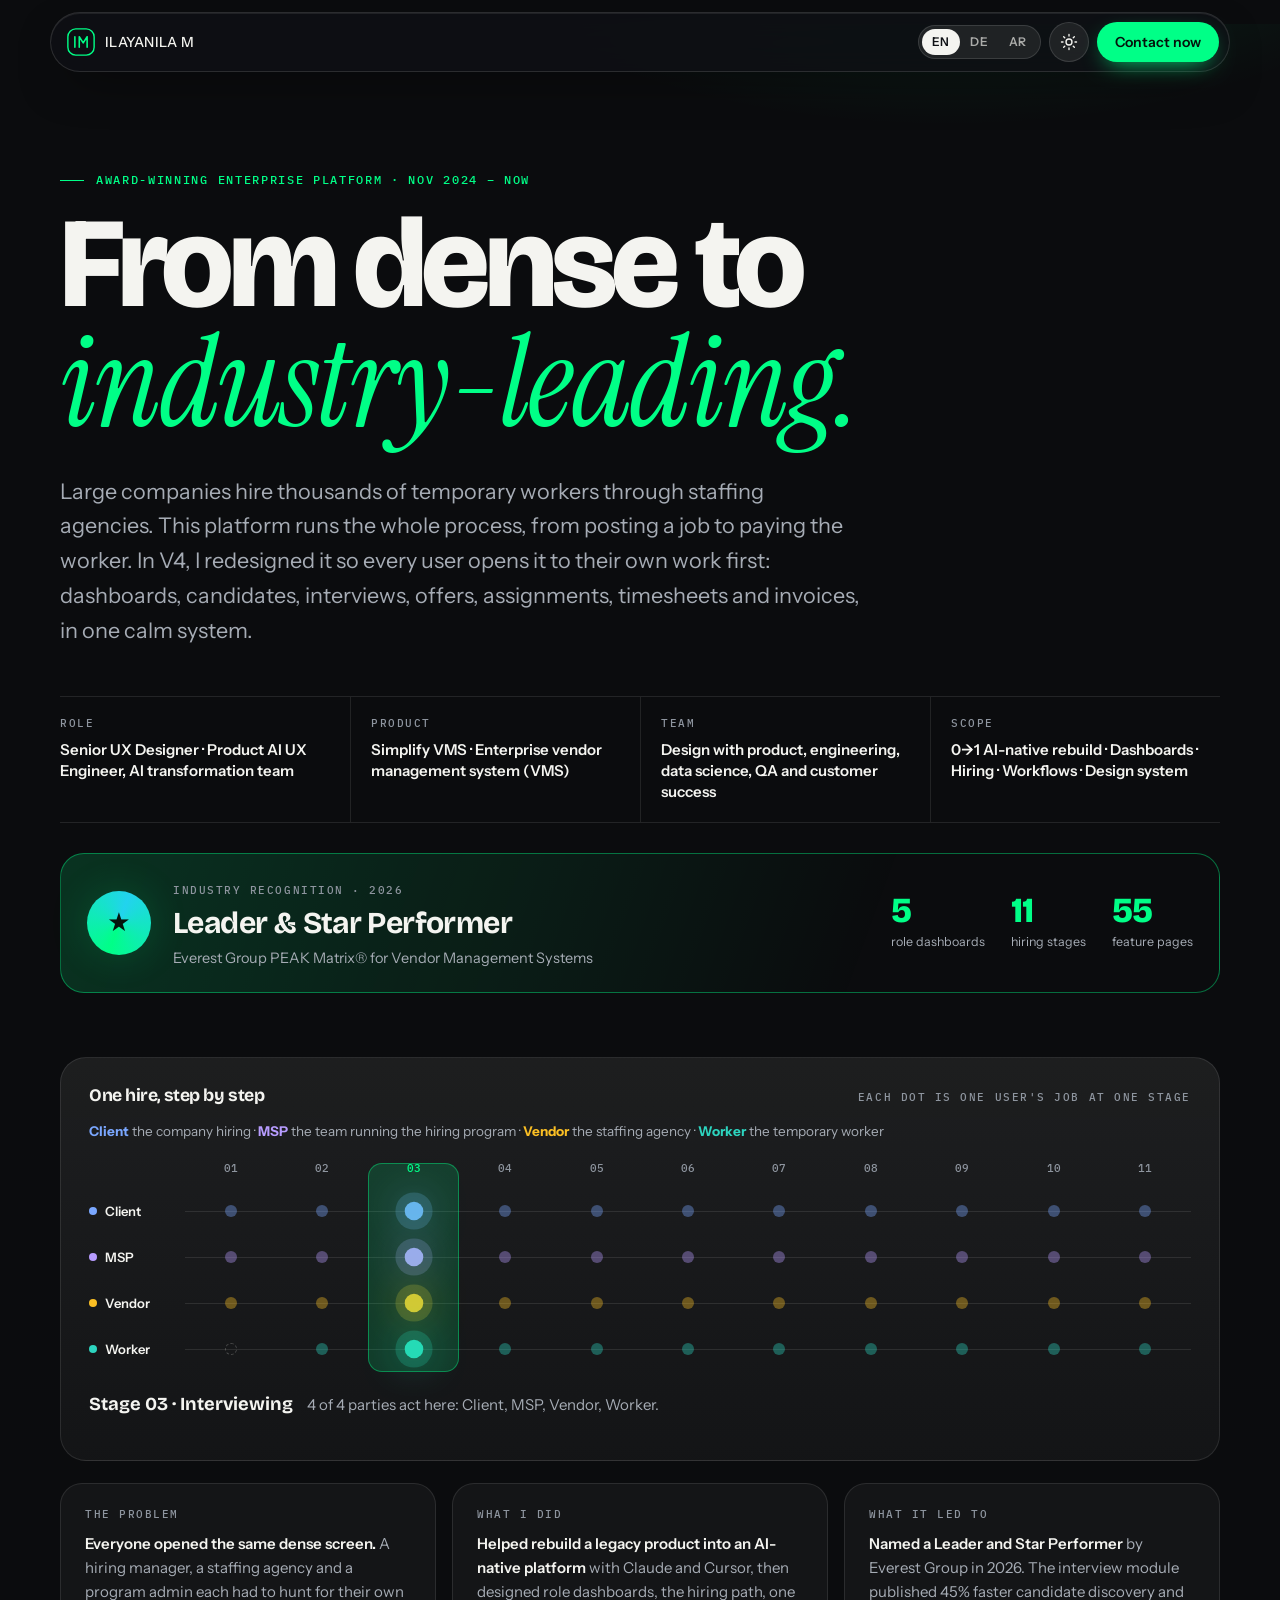
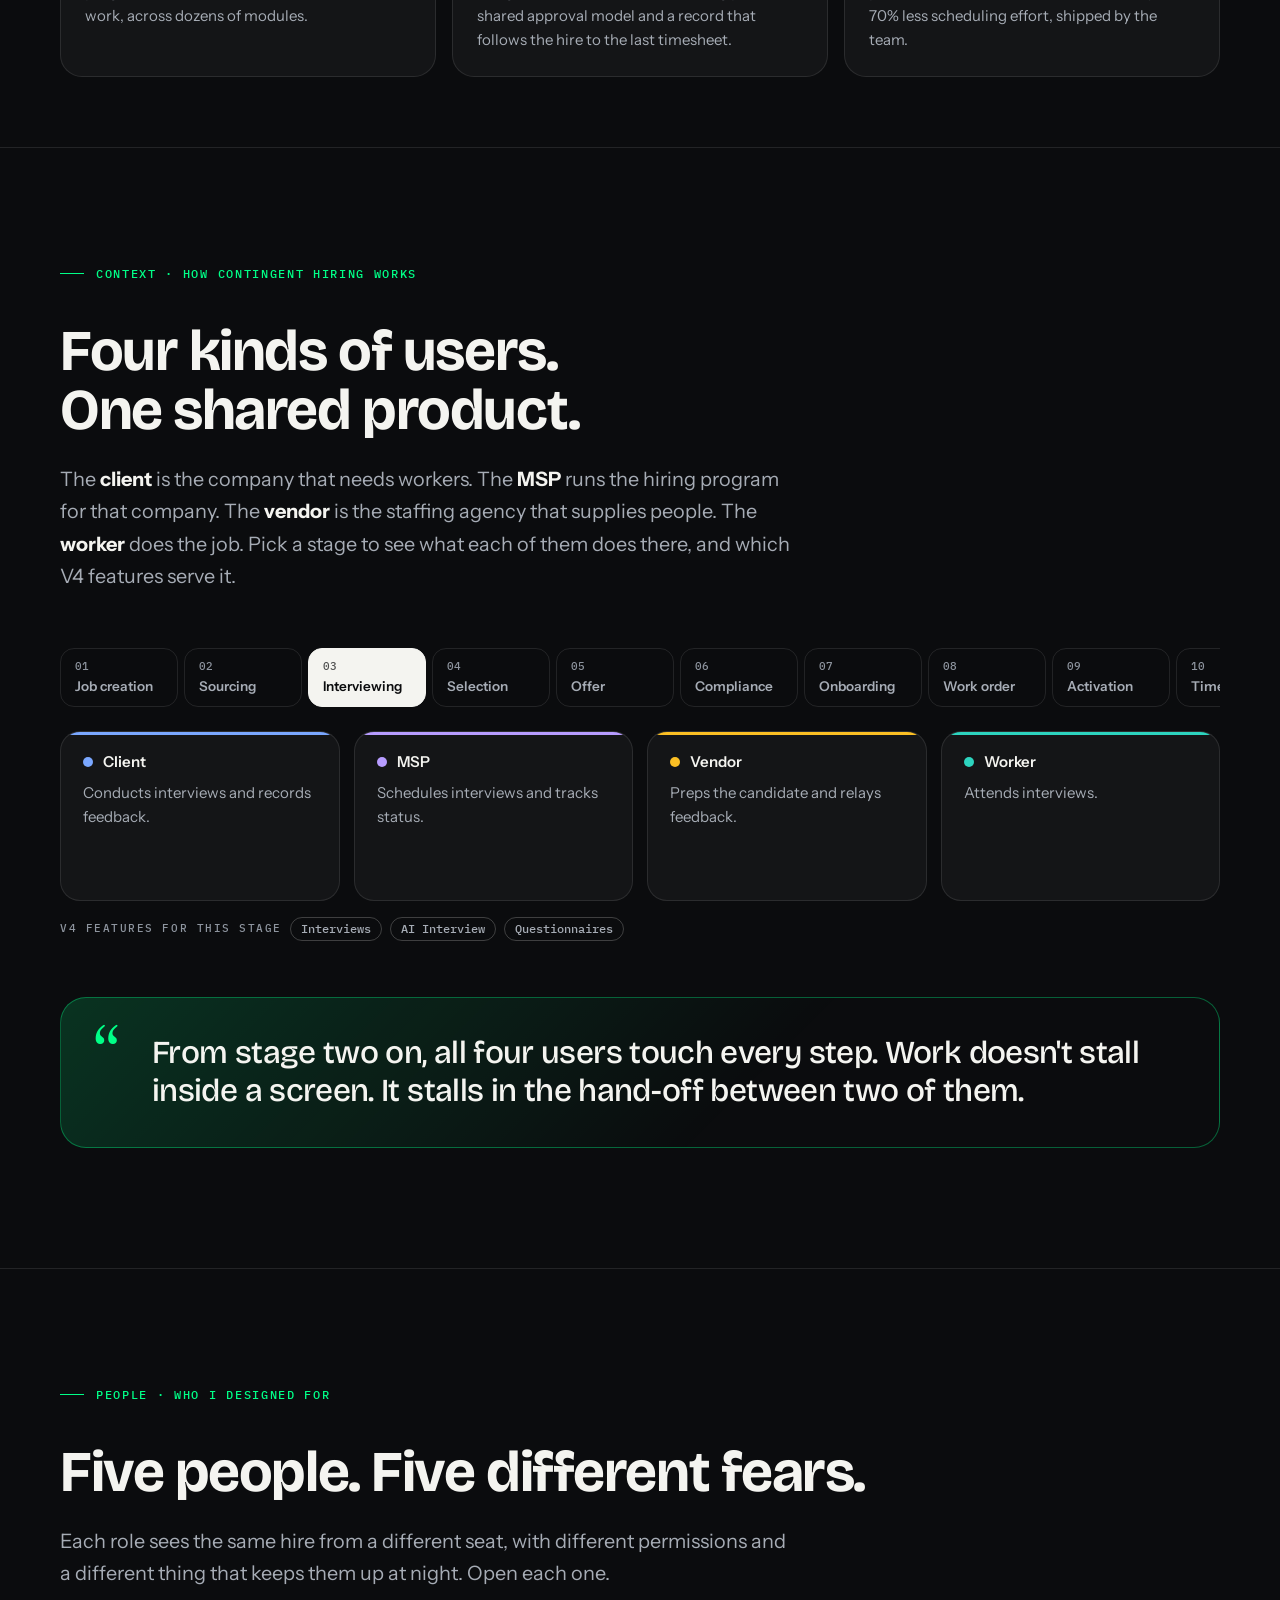
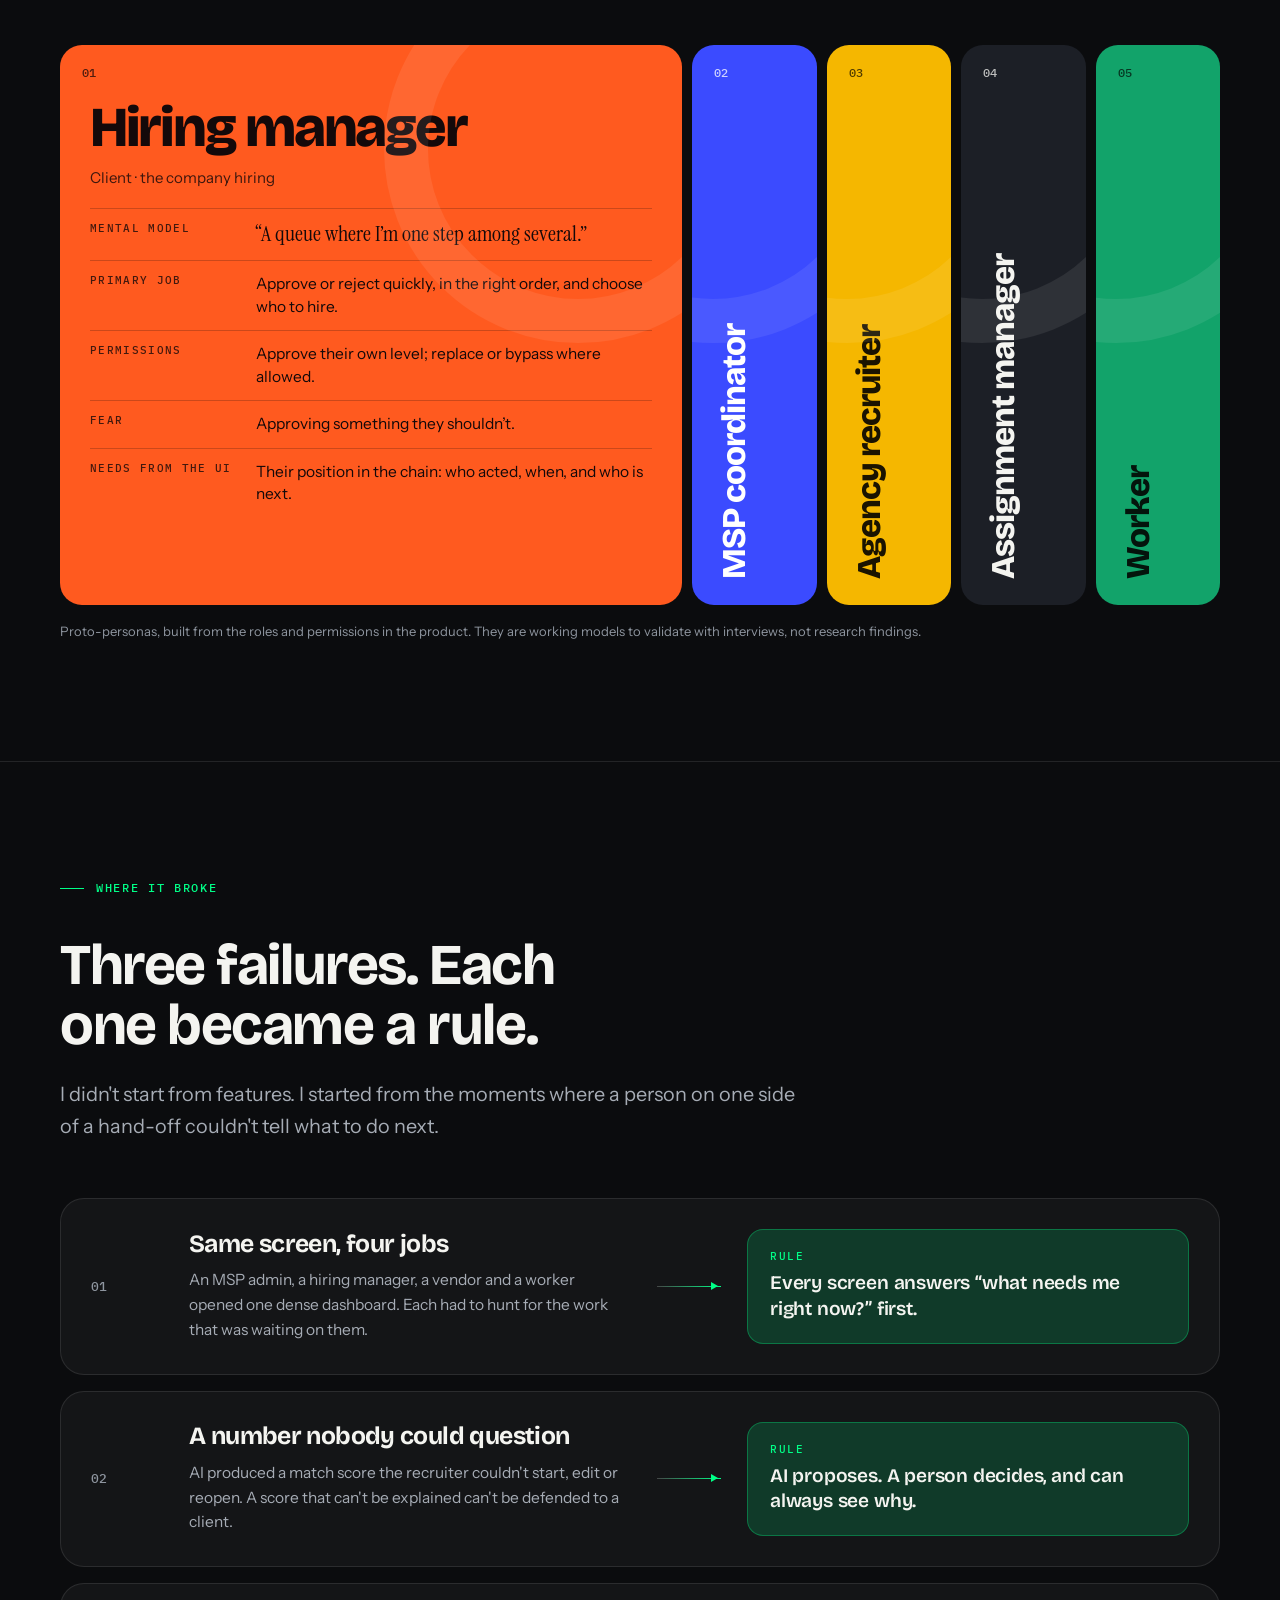
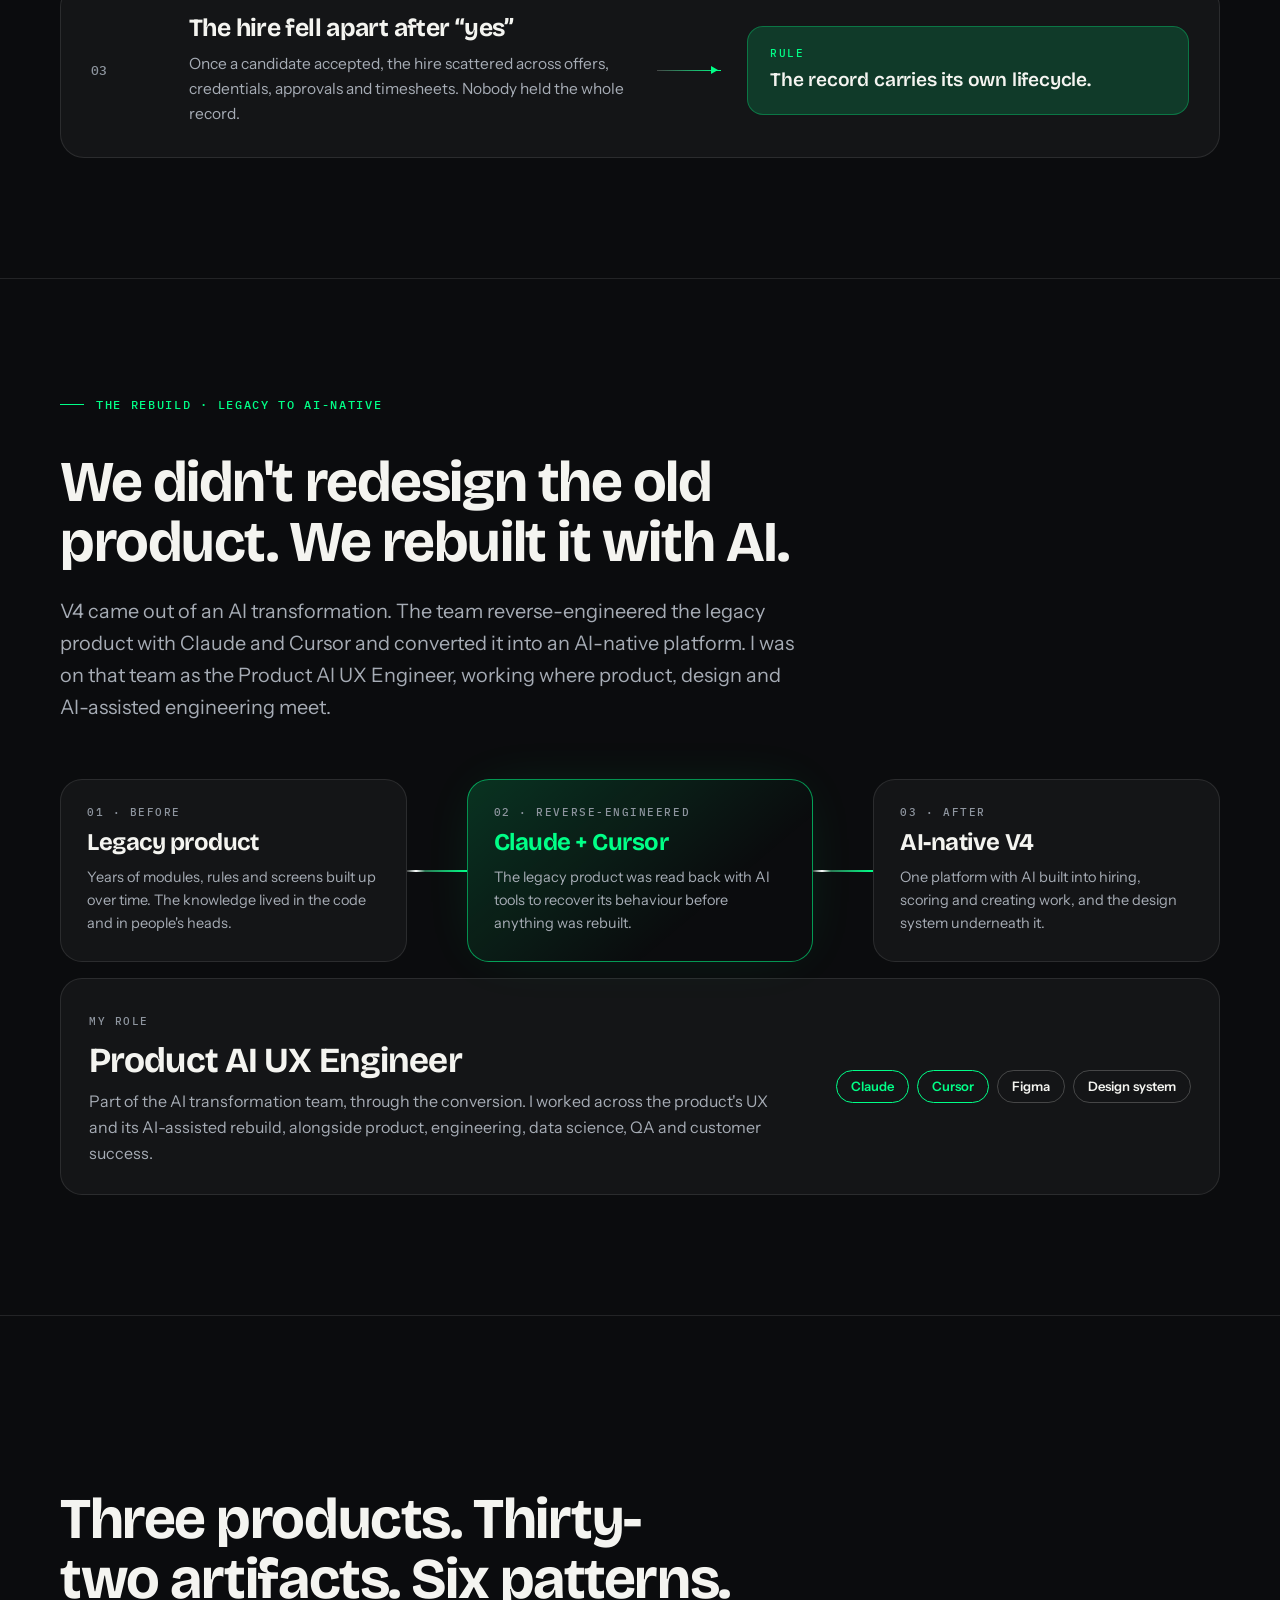
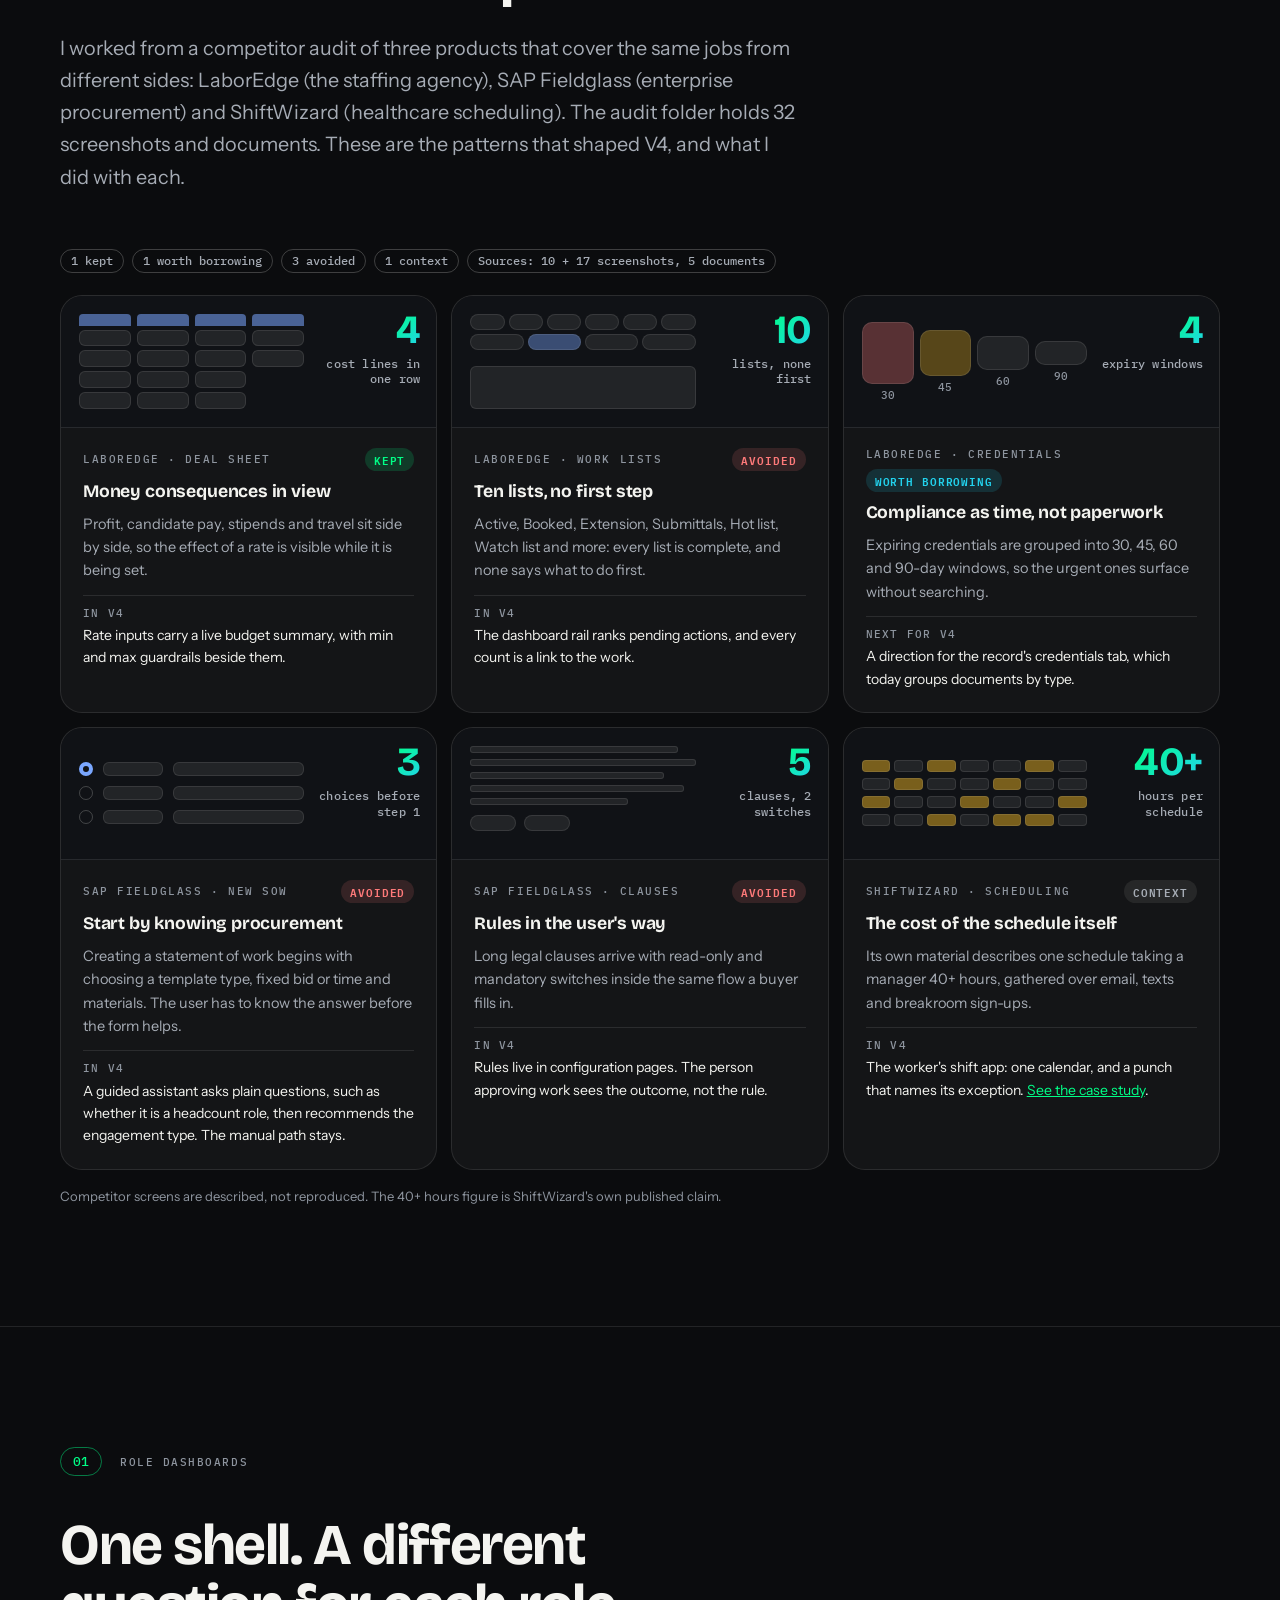
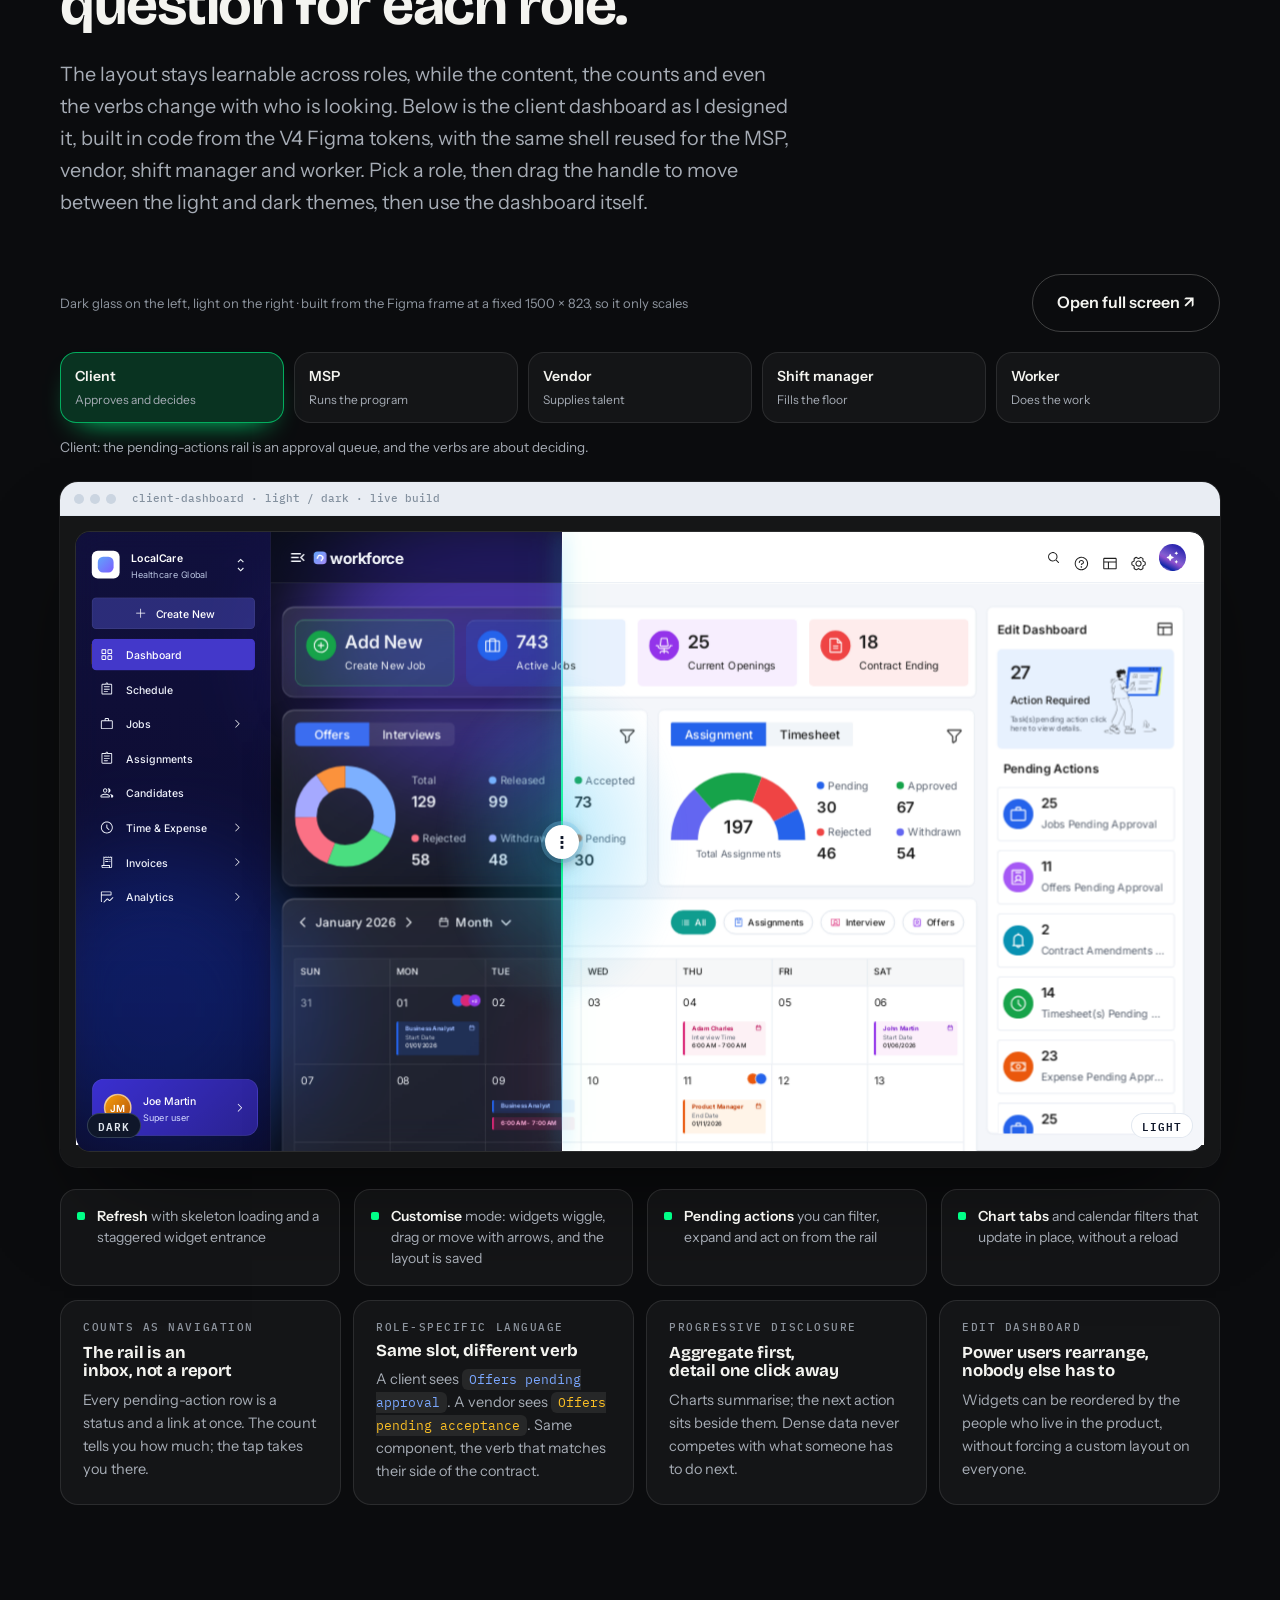
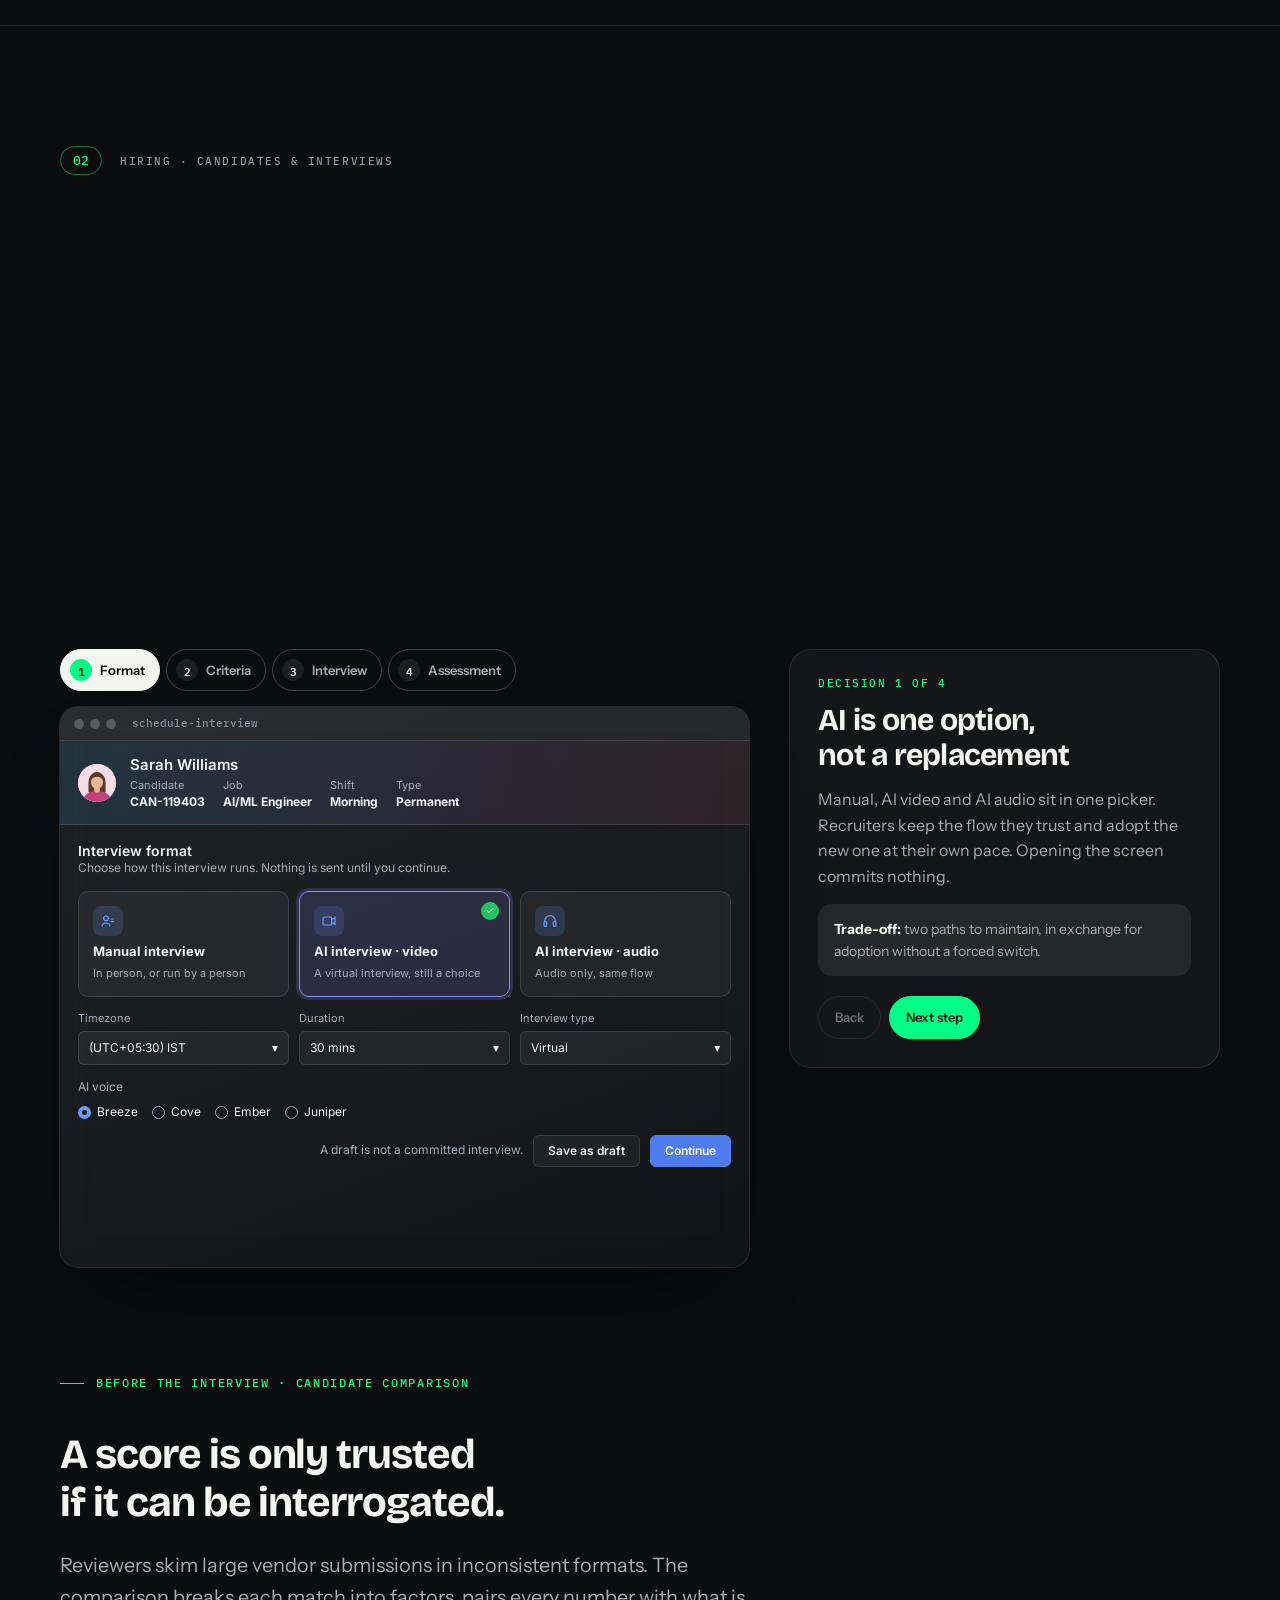
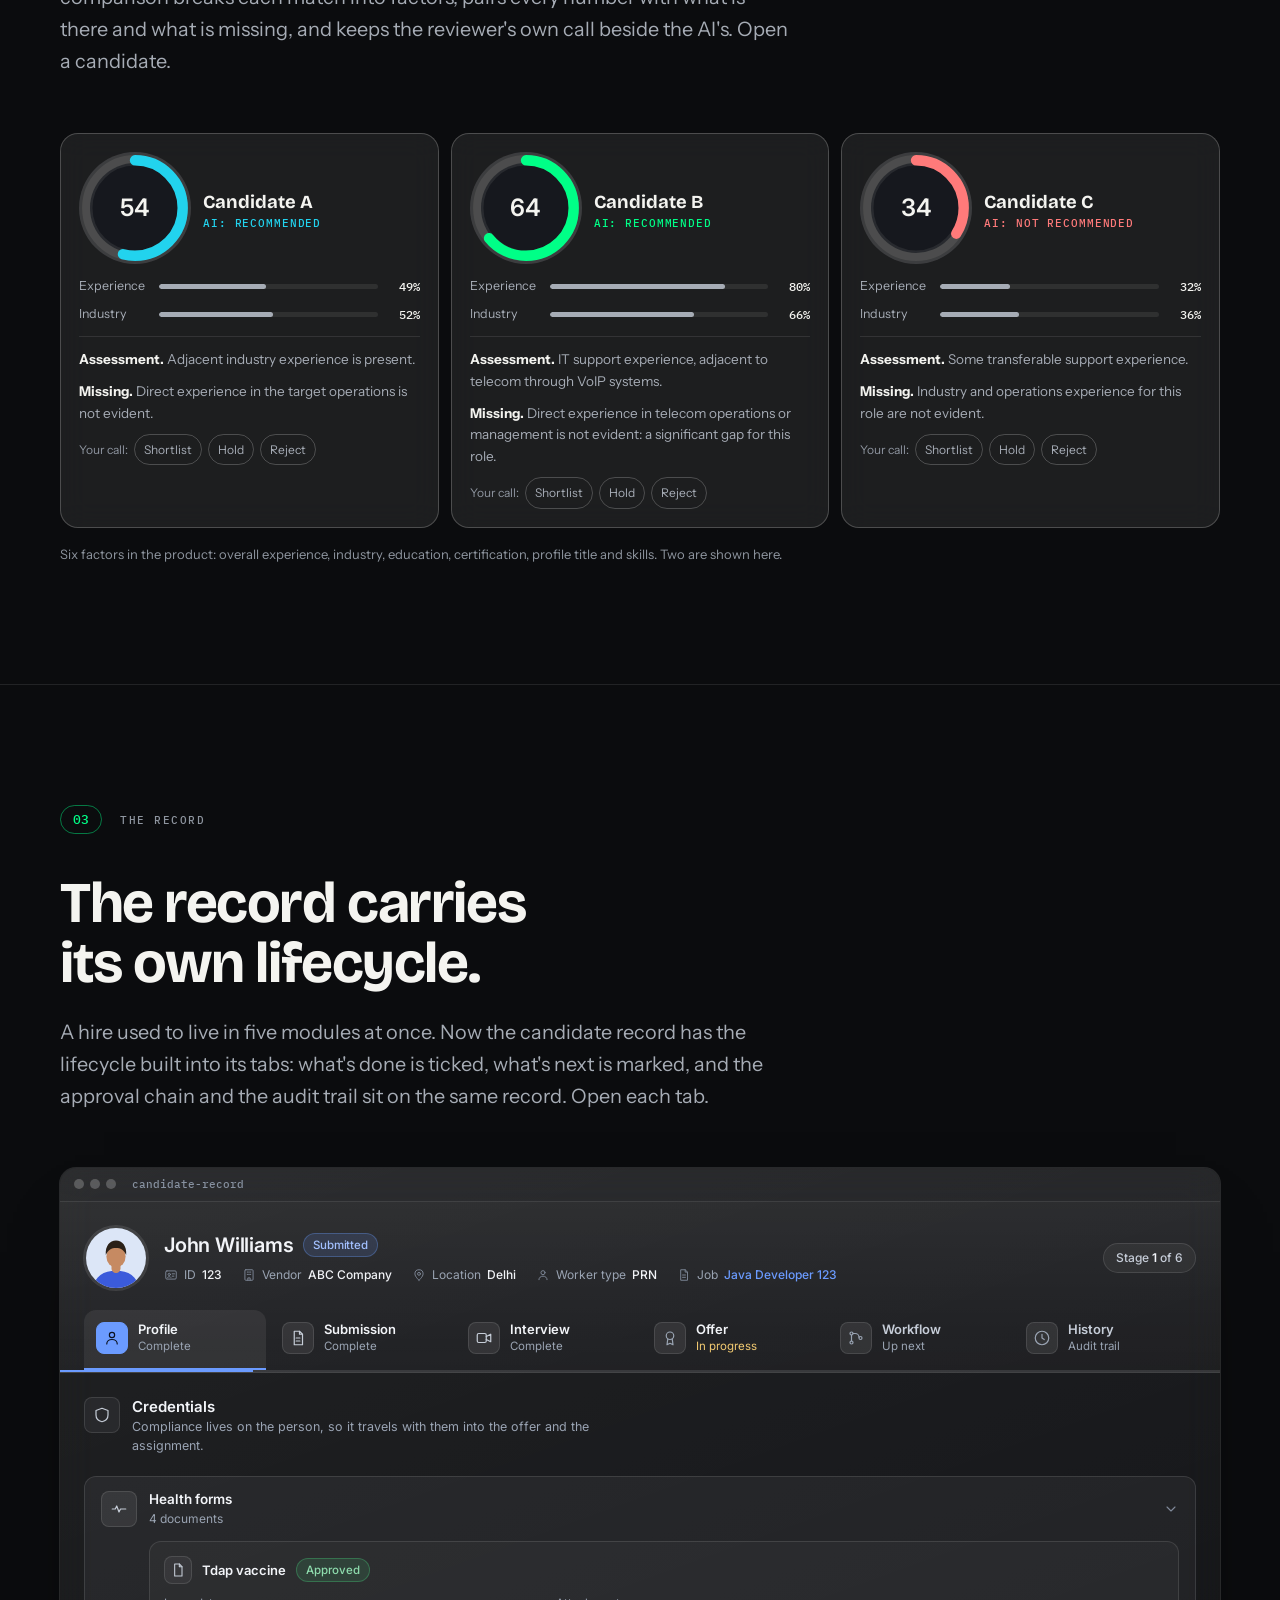
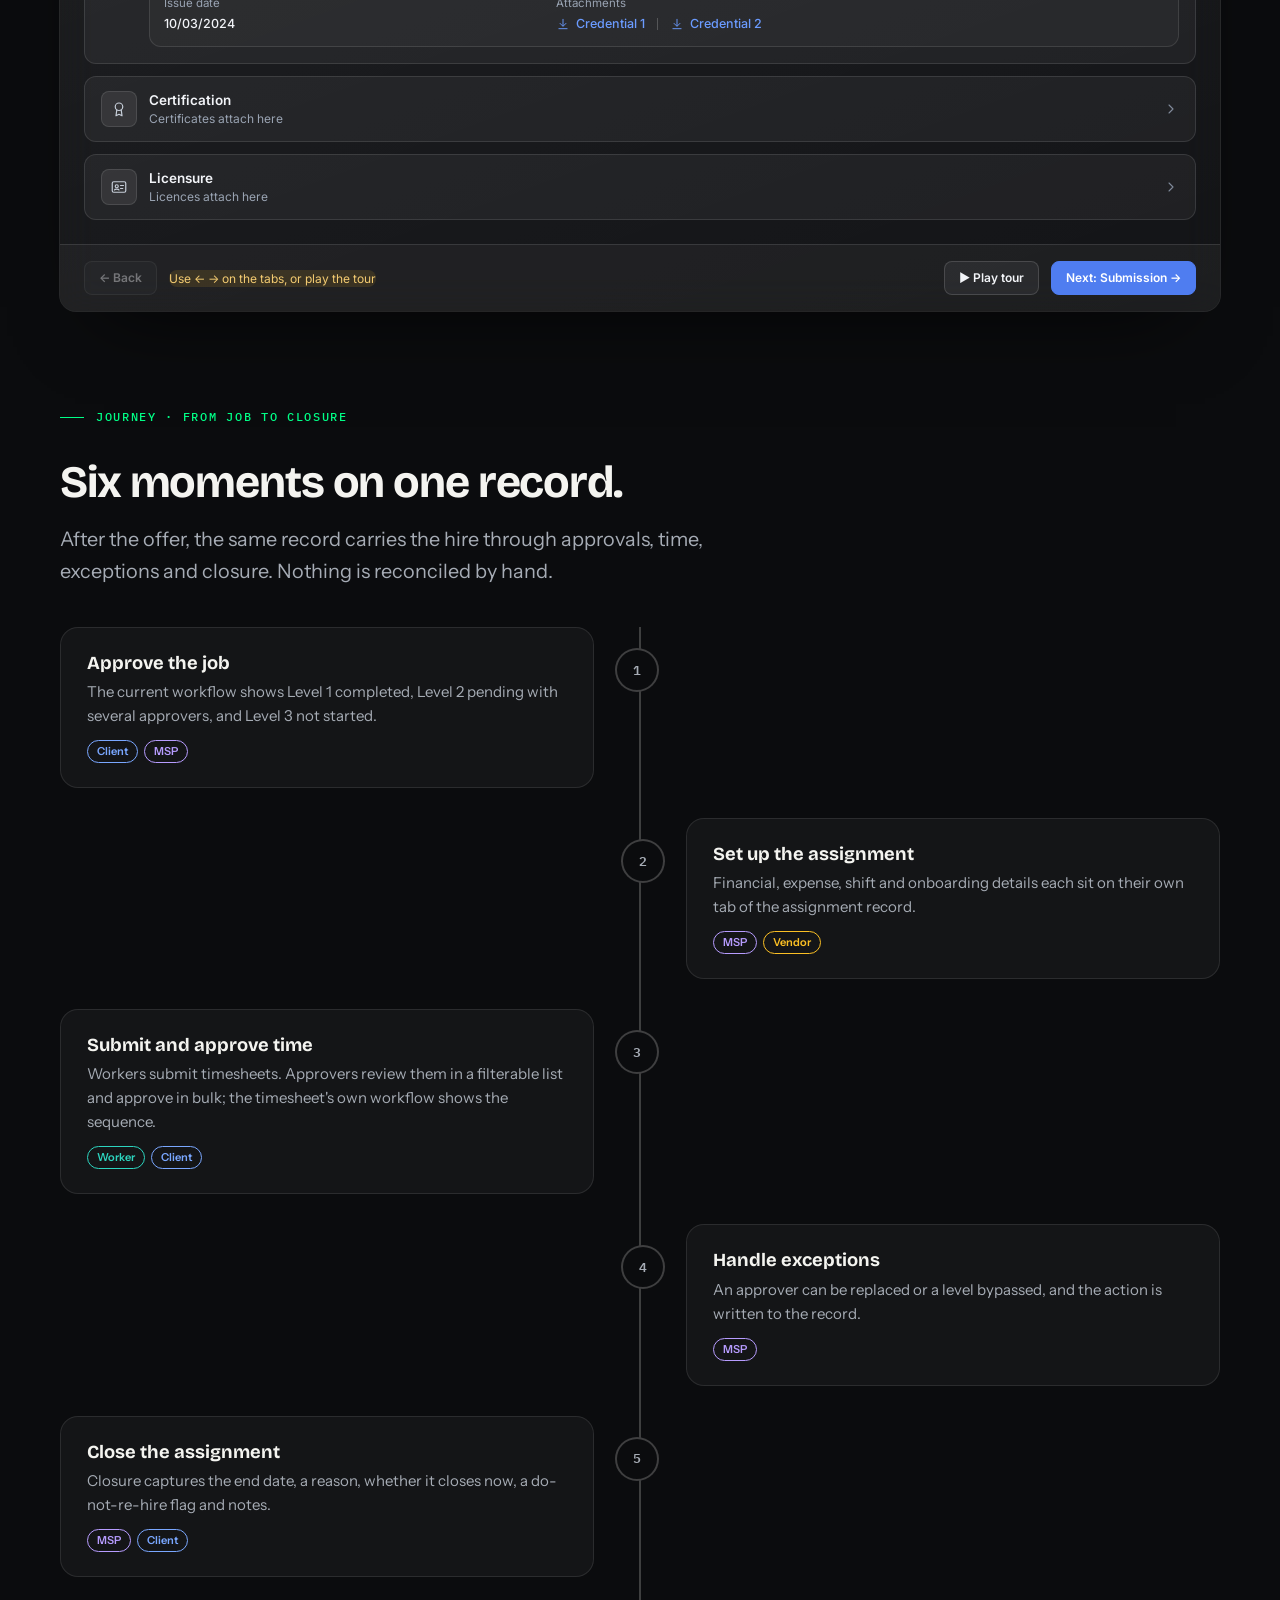
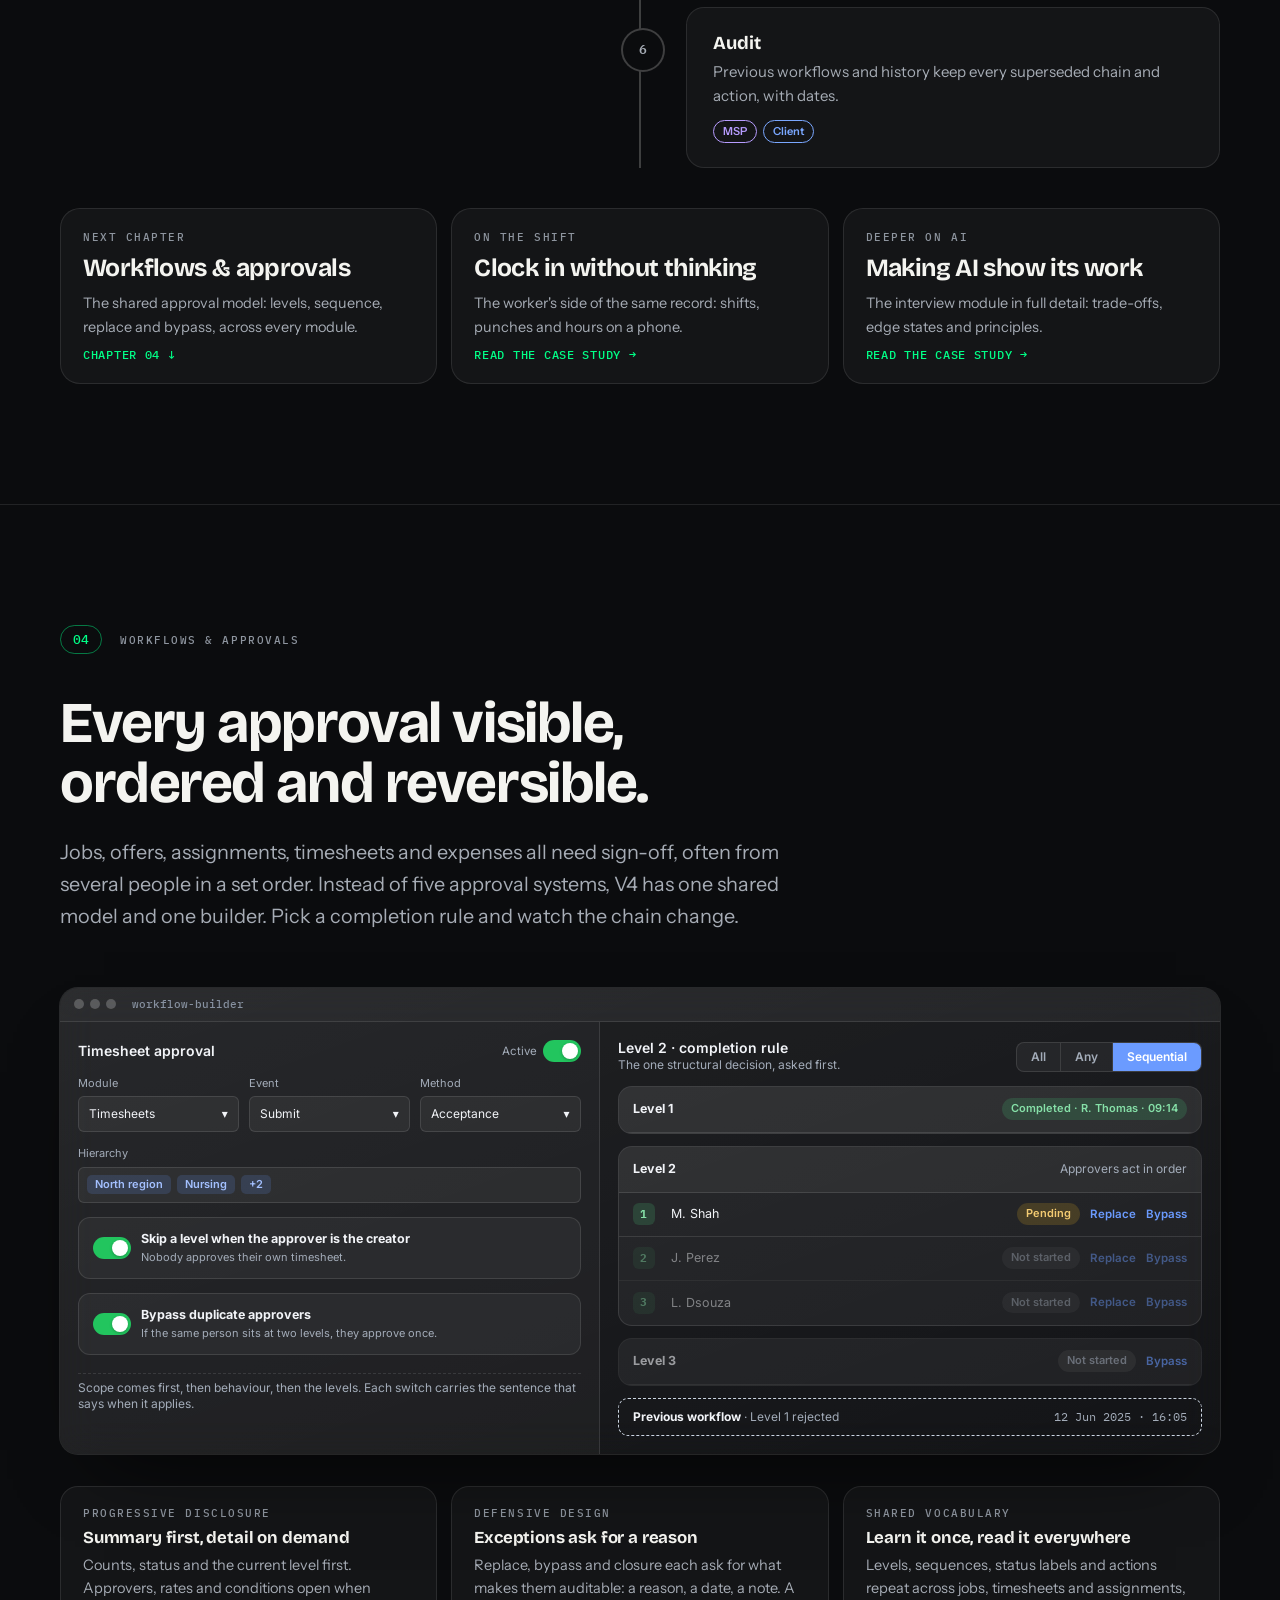
<file: four-companies-one-hire.html>
<!DOCTYPE html>
<html lang="en"><head><meta charset="utf-8"><meta name="viewport" content="width=device-width, initial-scale=1">
<title>From Dense to Industry-Leading | Case study</title>
<meta http-equiv="refresh" content="0; url=./contingent-workforce.html">
<link rel="canonical" href="./contingent-workforce.html">
<style>body{margin:0;background:#0B0C0E;color:#F4F4F0;font:16px system-ui,sans-serif;display:grid;place-items:center;min-height:100vh}a{color:#00FF87}</style>
</head><body><p>This case study moved. <a href="./contingent-workforce.html">Open it here</a>.</p>
<script>location.replace('./contingent-workforce.html'+location.hash)</script></body></html>
</file>
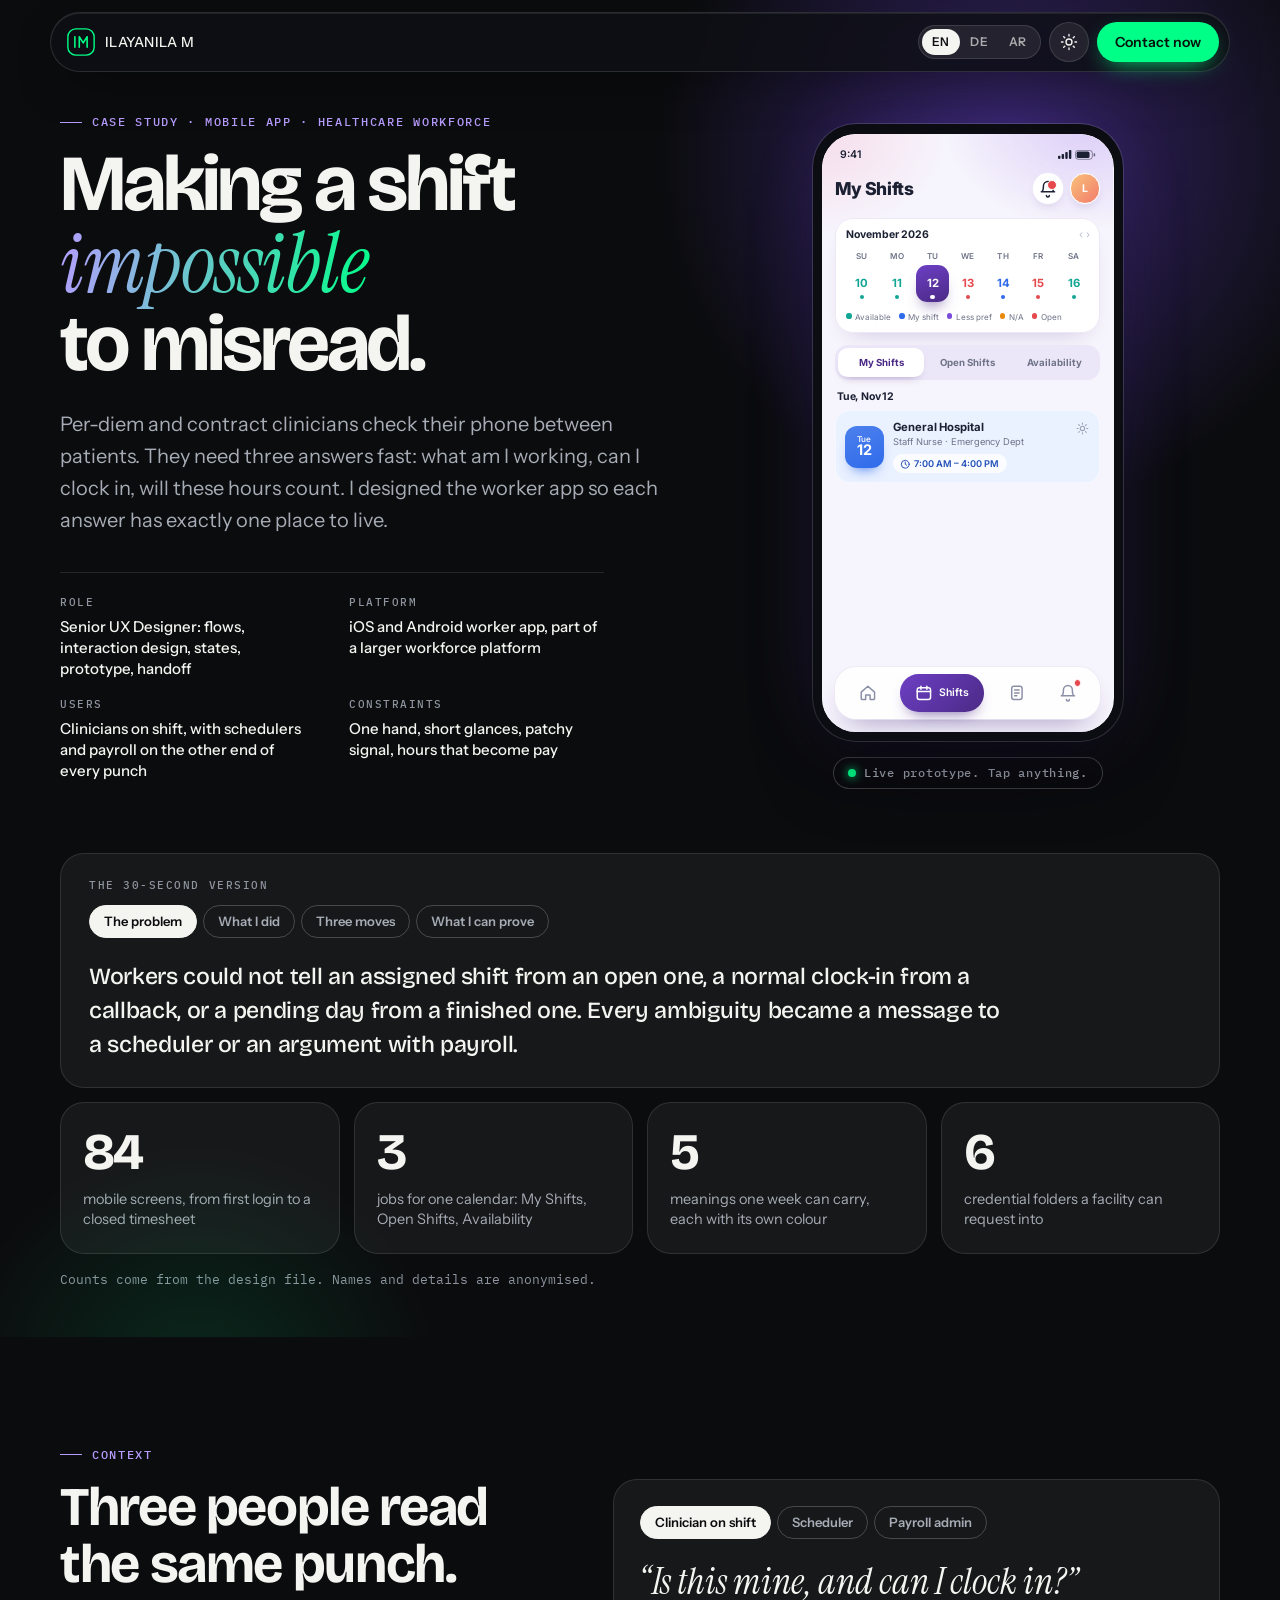
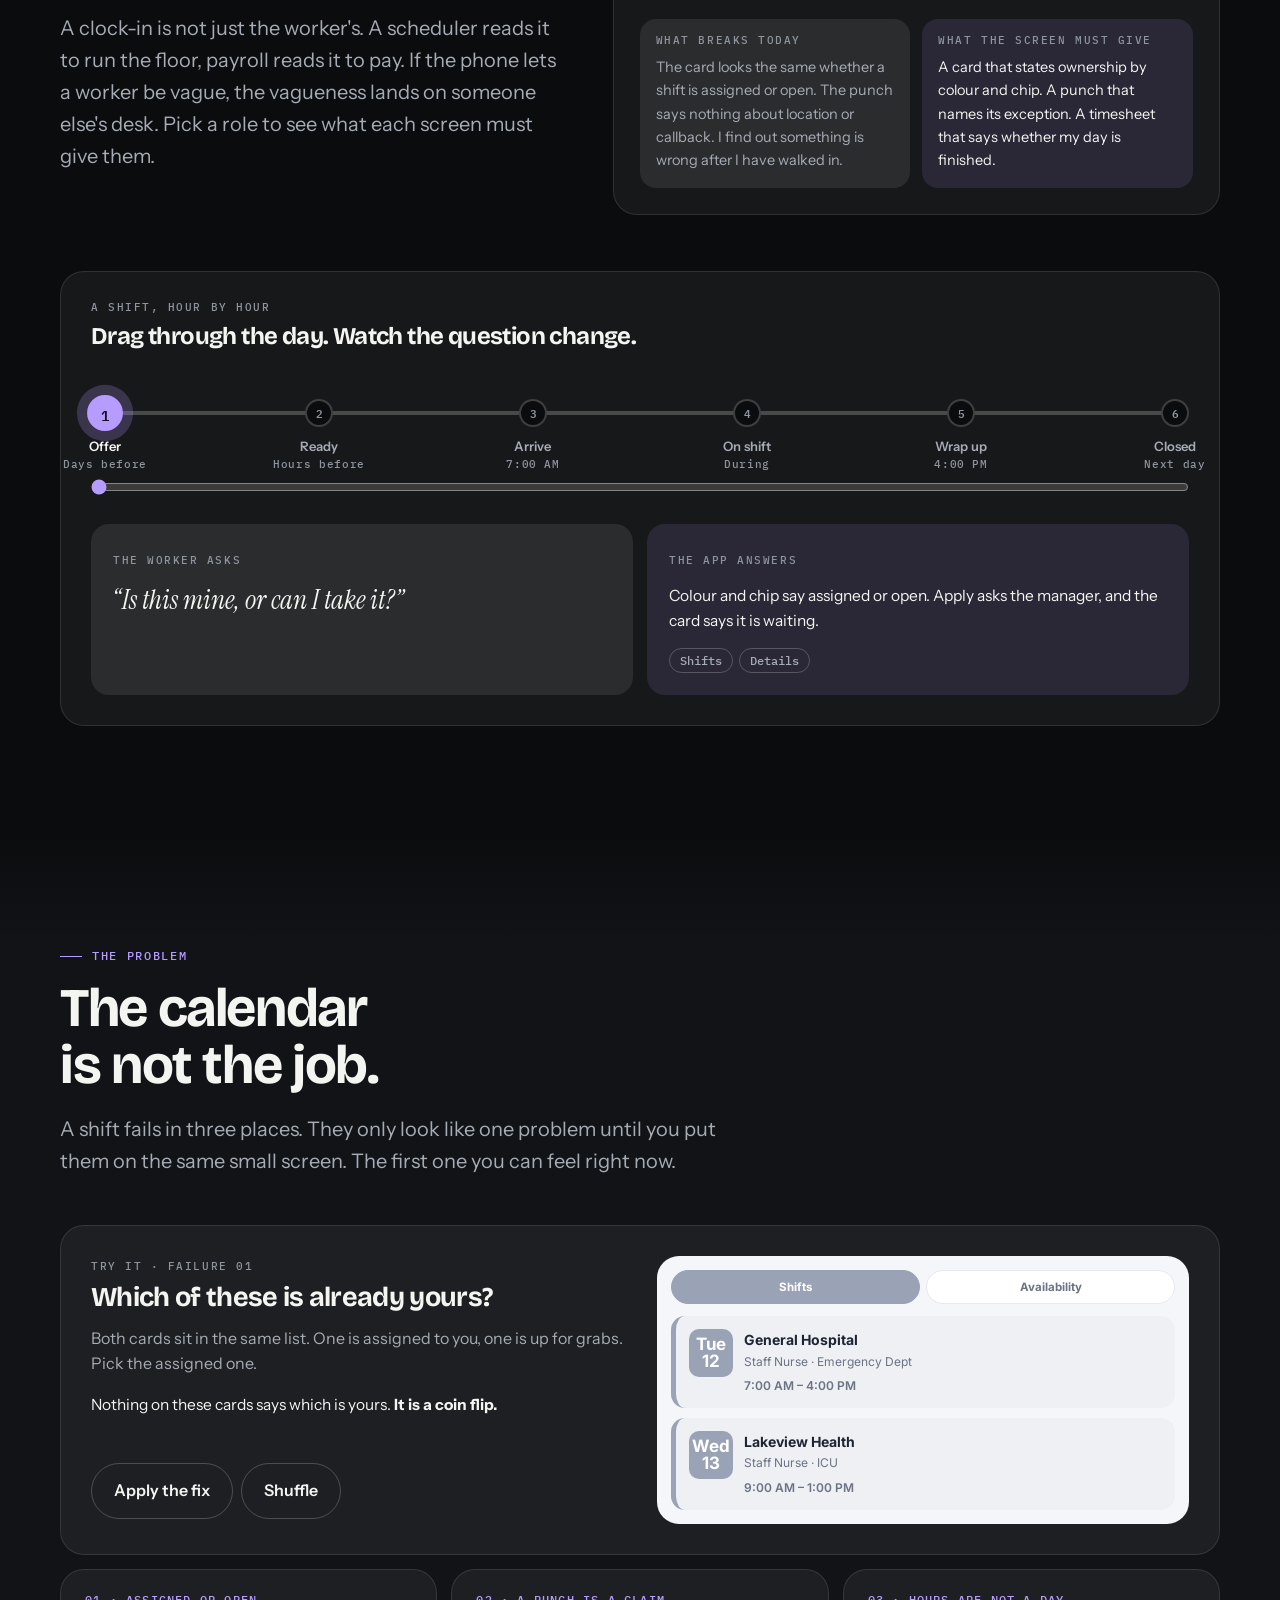
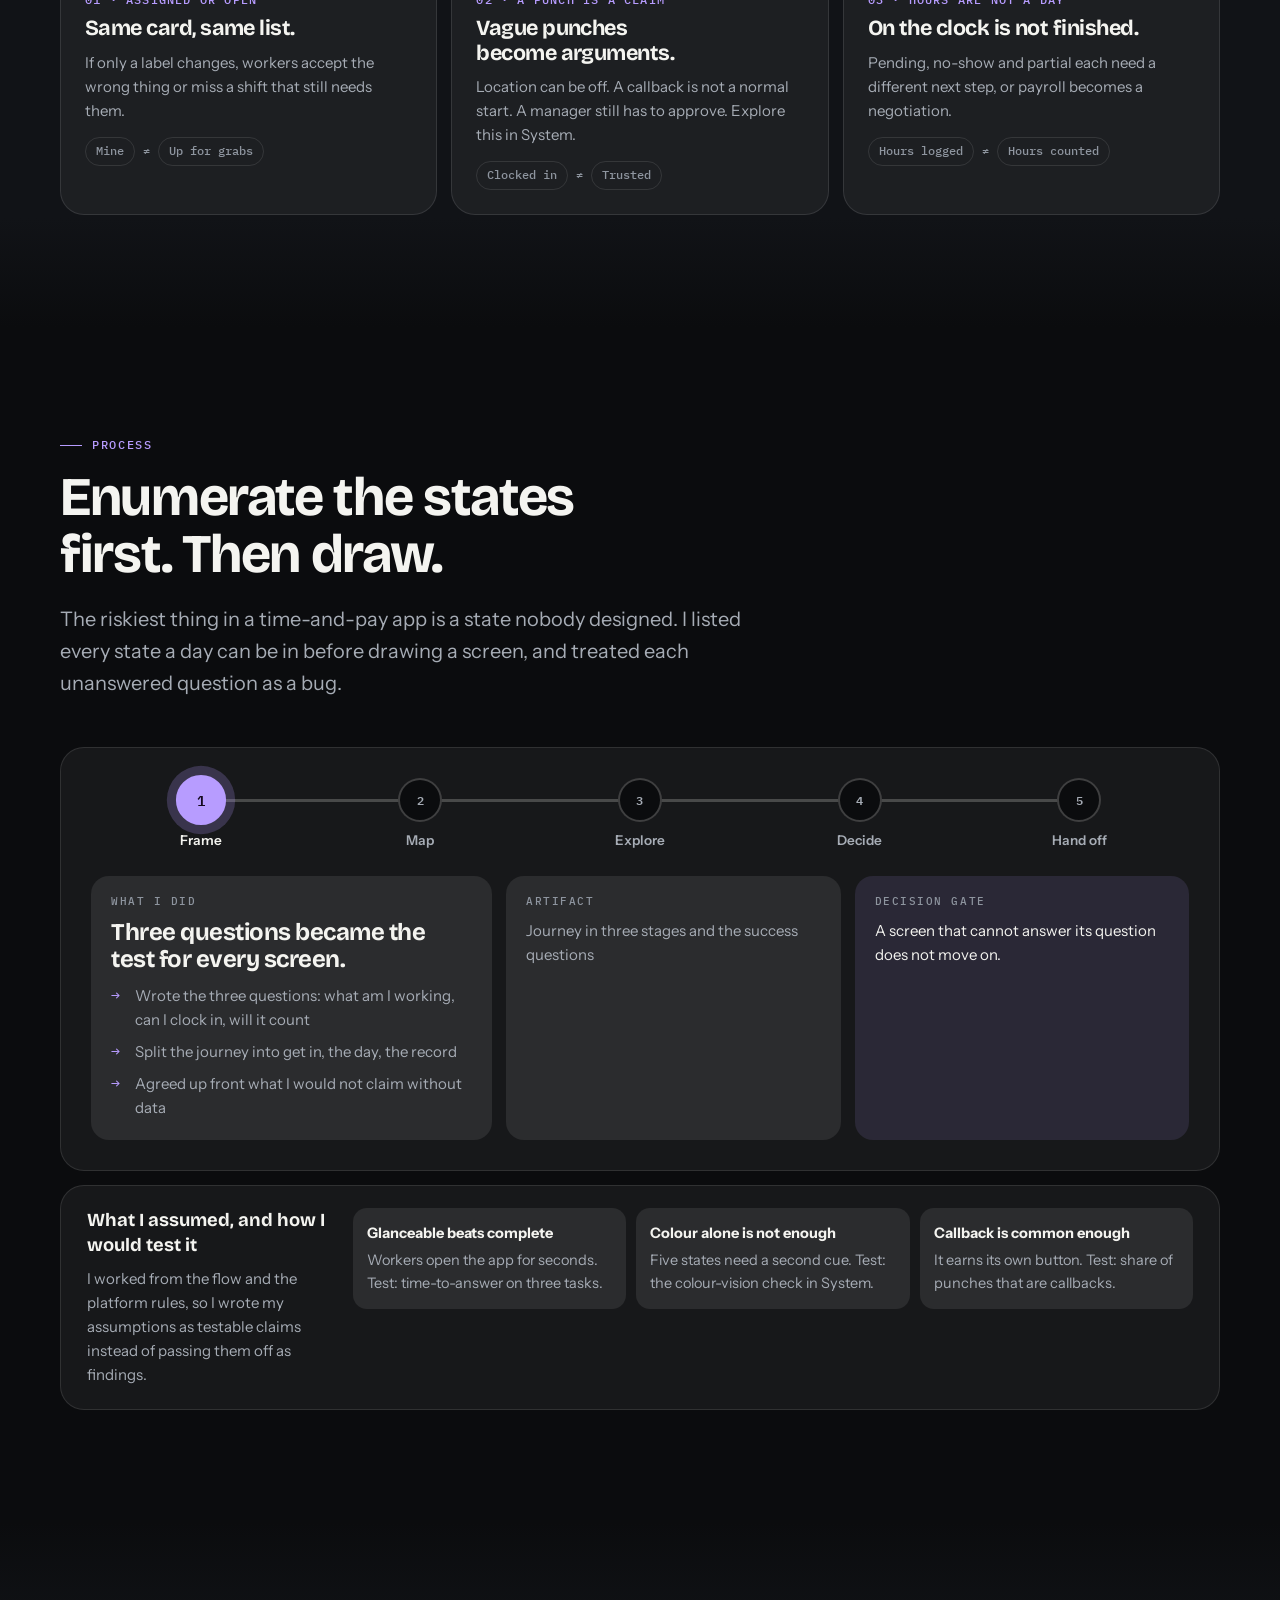
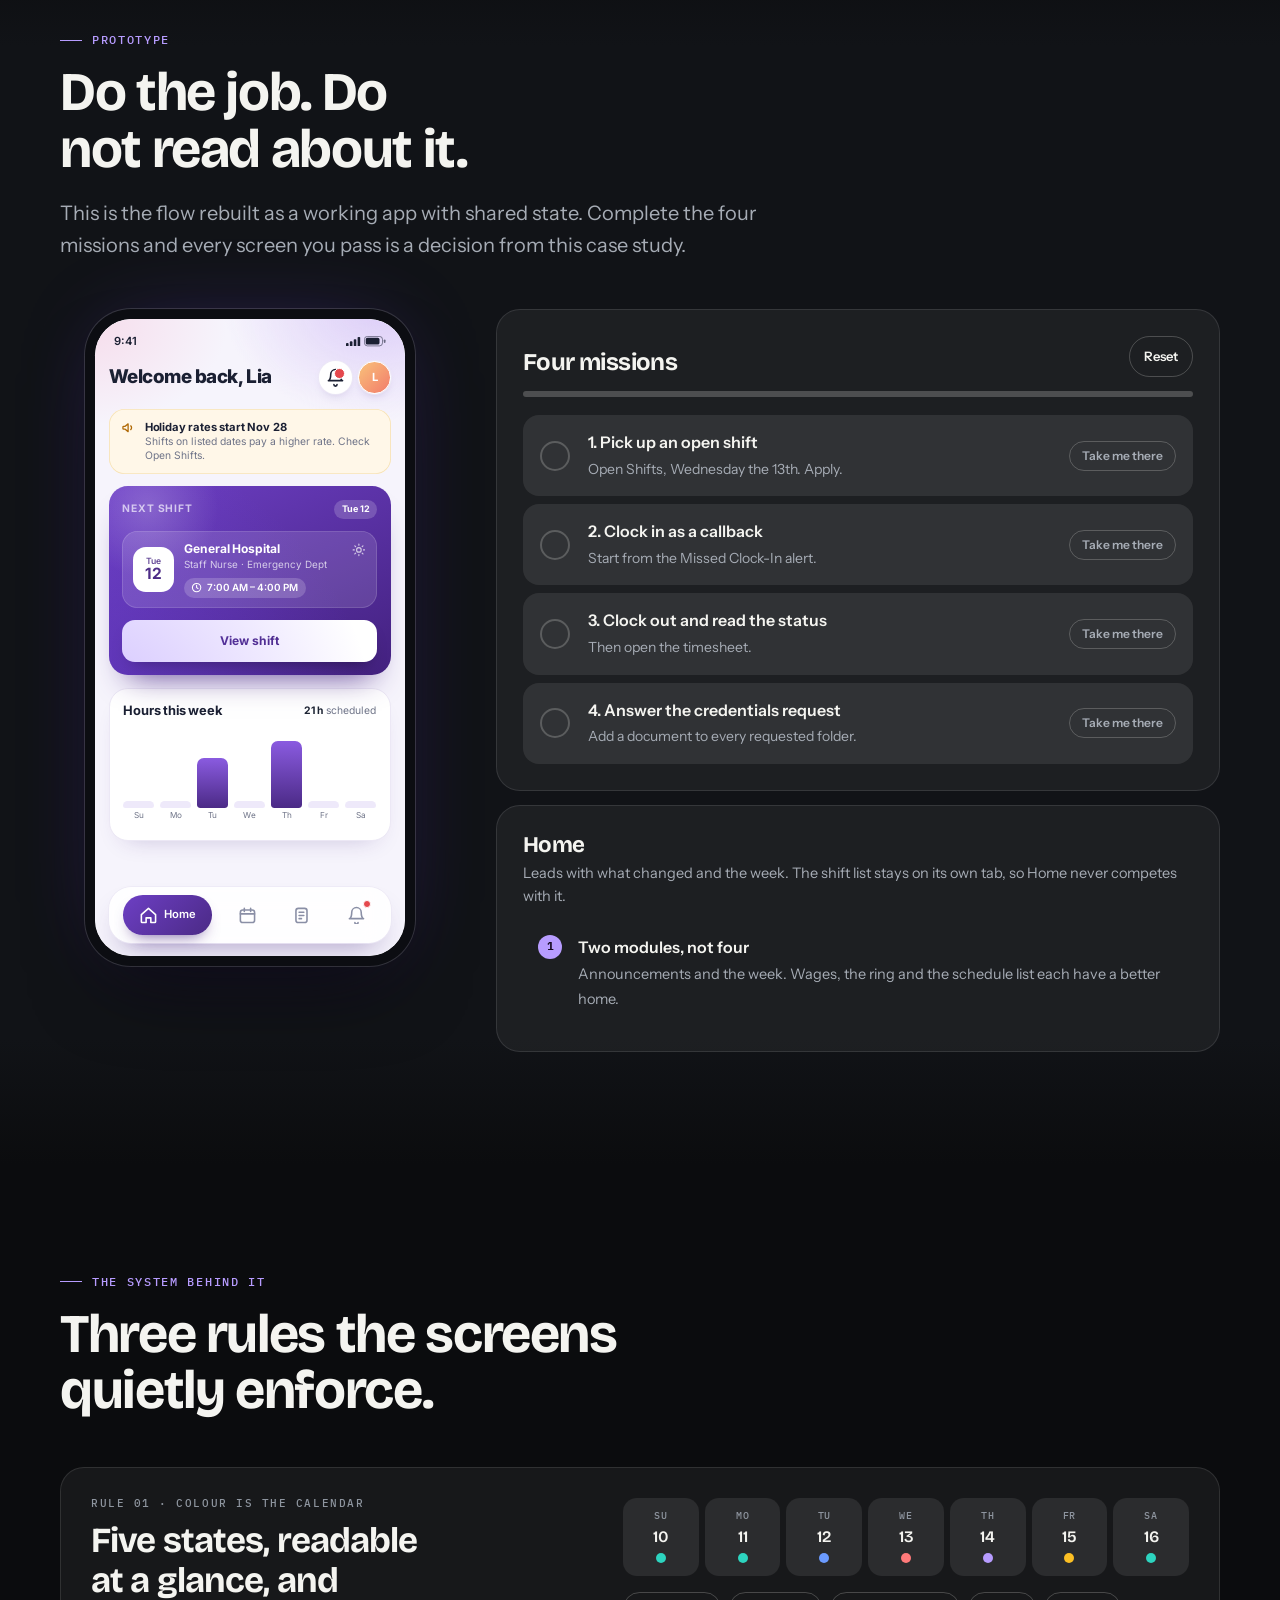
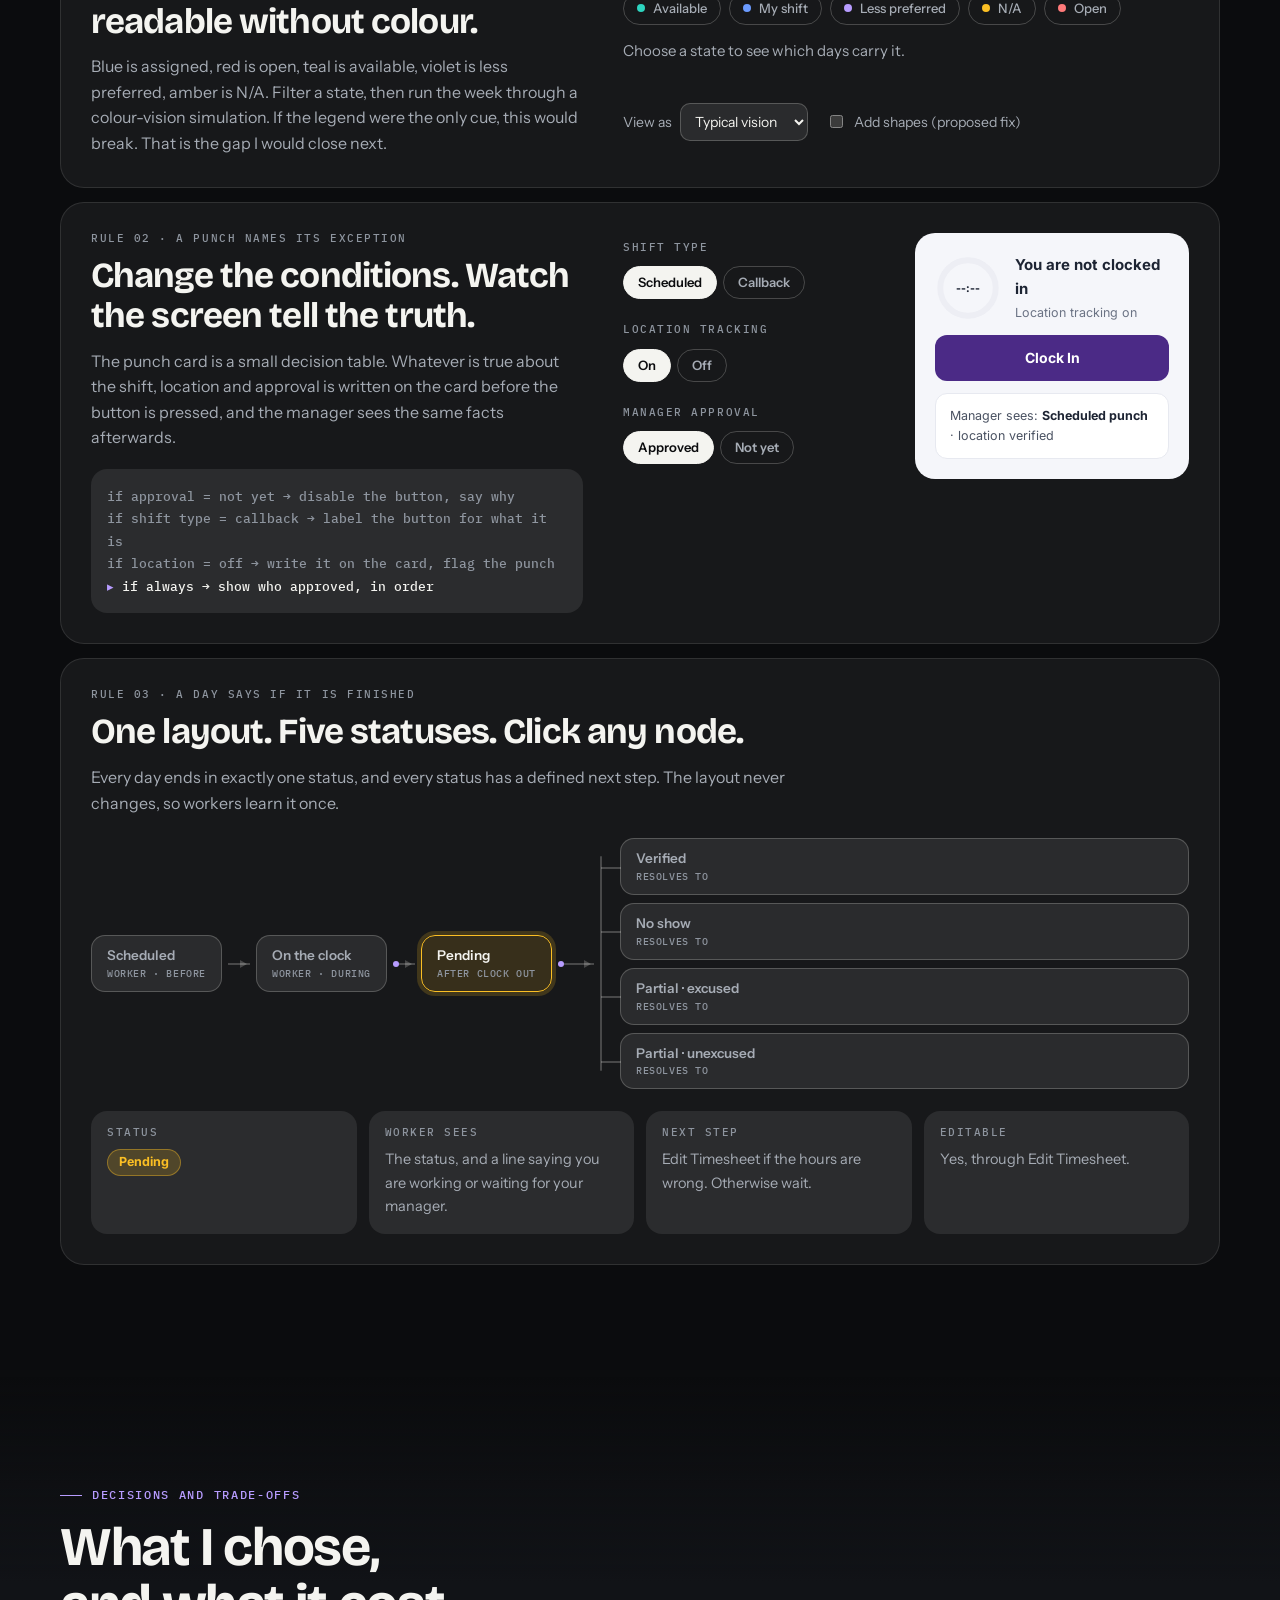
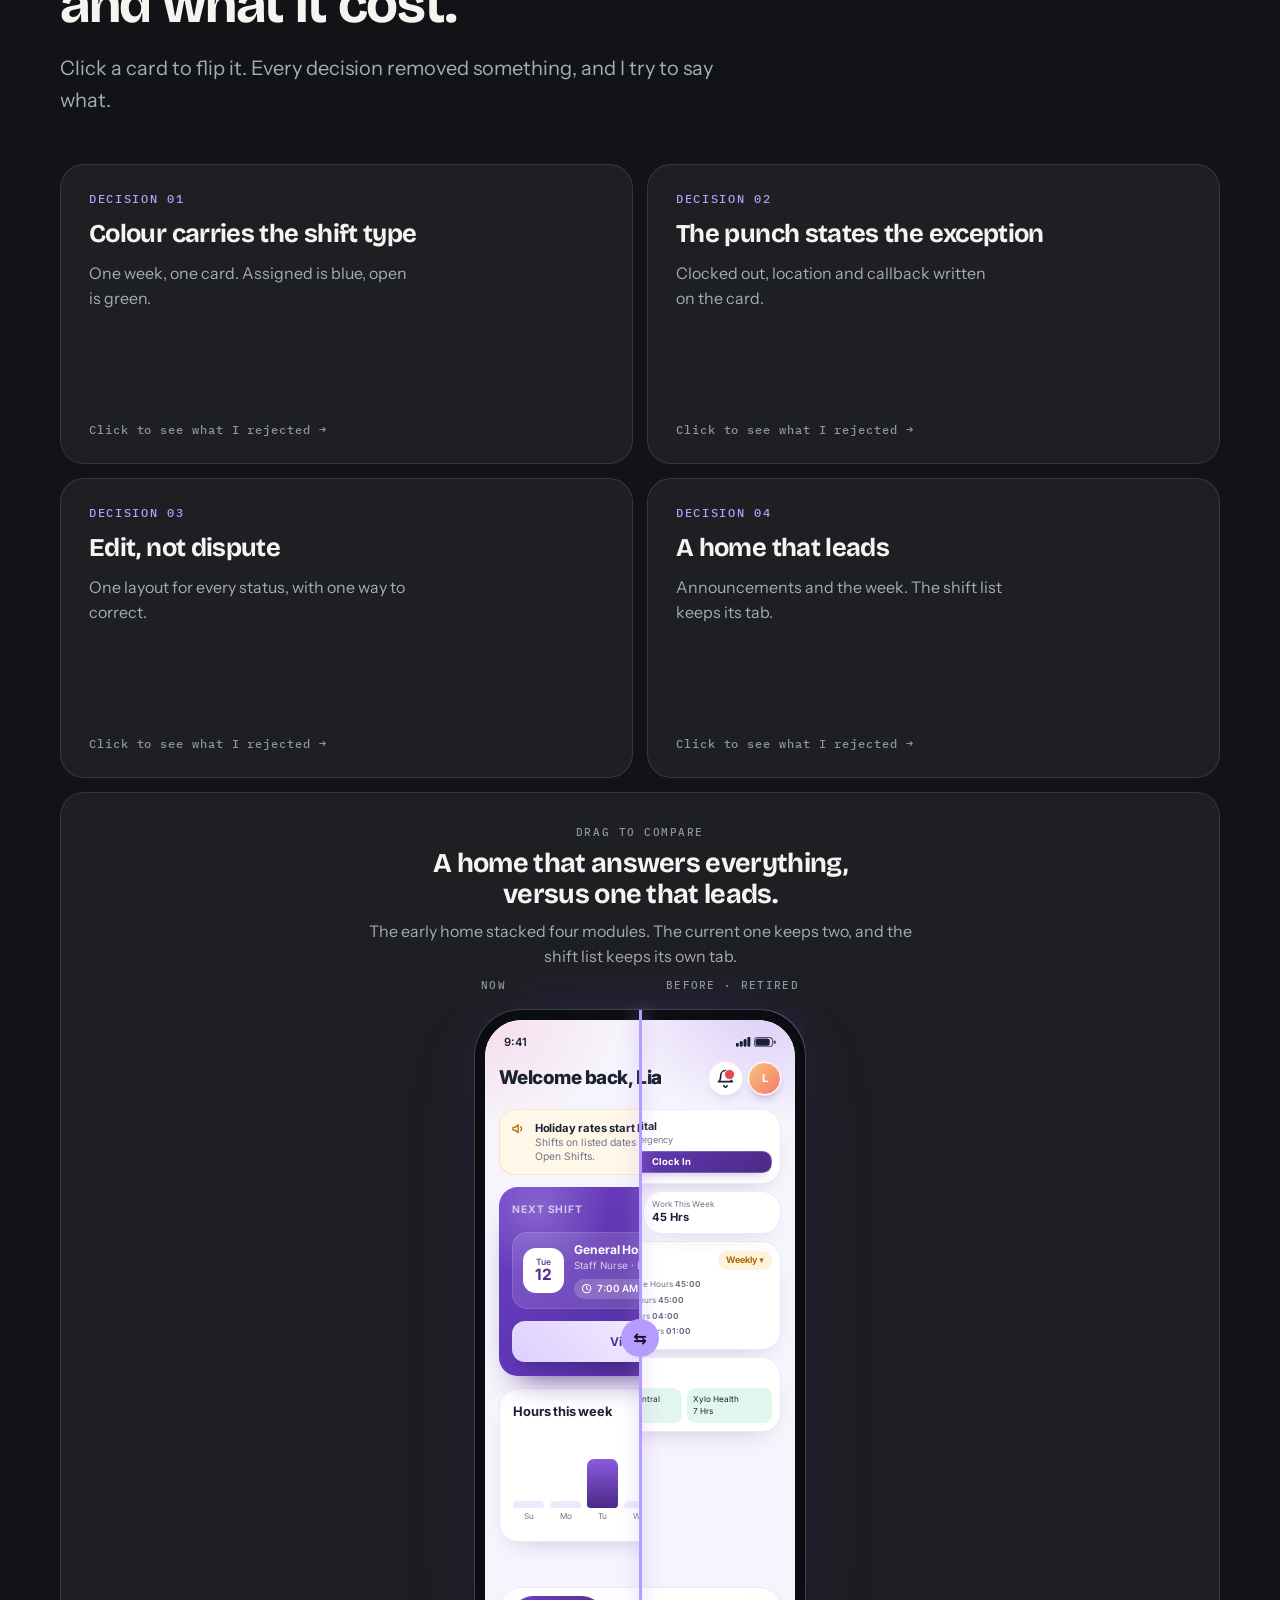
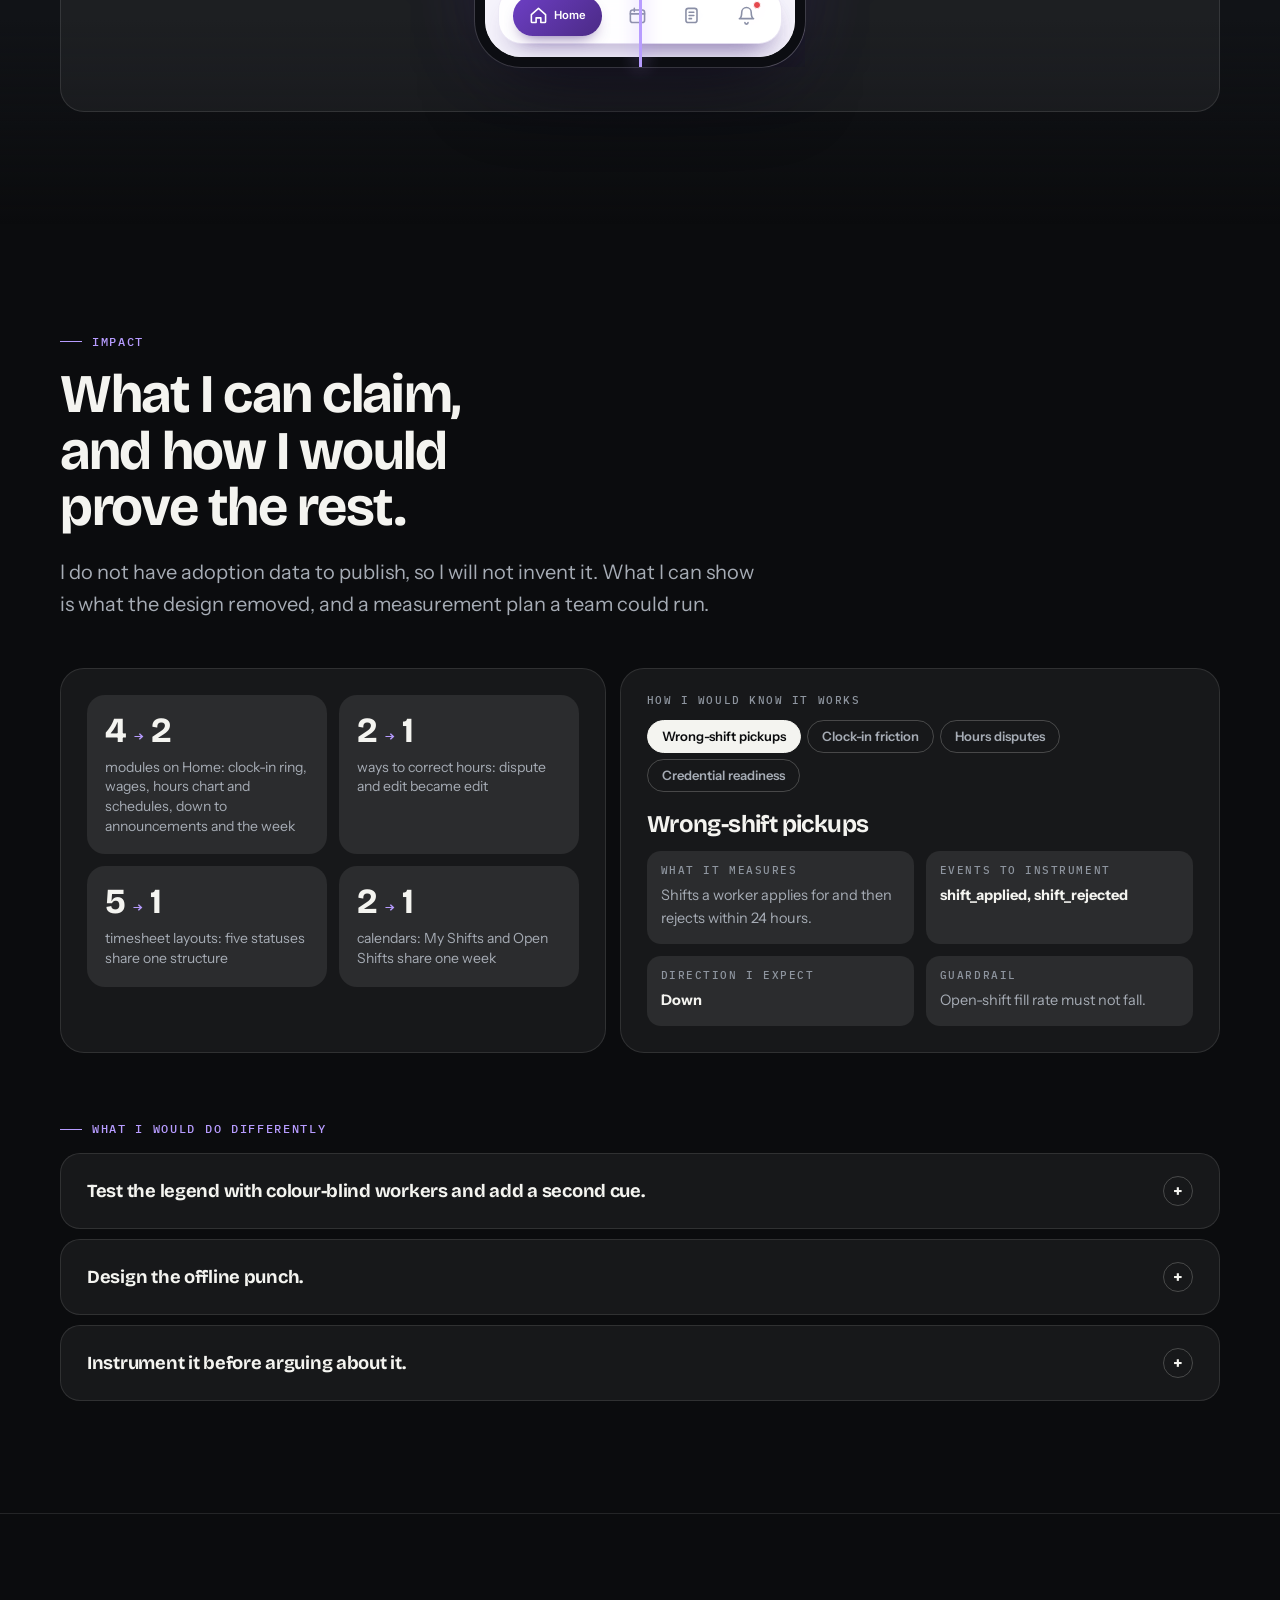
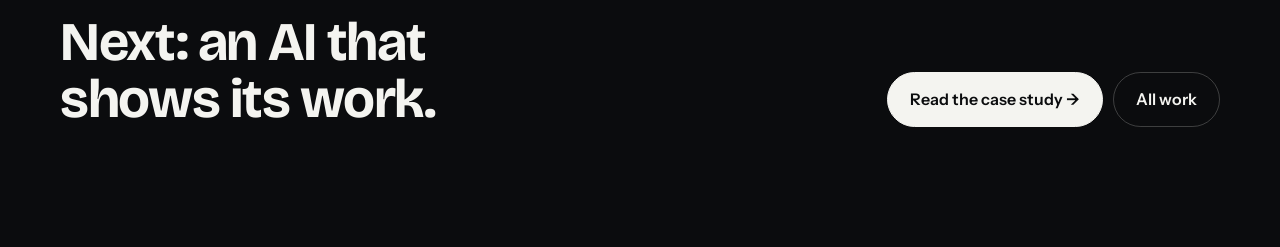
<file: shift-management.html>
<!DOCTYPE html>
<html lang="en">
<head>
<link rel="stylesheet" href="./shell.css?v=8"><script src="./shell-boot.js?v=4"></script><script src="./tr-boot.js"></script>
<meta charset="utf-8">
<meta name="viewport" content="width=device-width, initial-scale=1">
<title>Shift Management: Making a shift impossible to misread | Case study</title>
<meta name="description" content="A mobile worker app for healthcare shifts: one calendar, a punch that names its exception, and hours that always say what state they are in. Try the live prototype.">
<link rel="preconnect" href="https://fonts.googleapis.com">
<link rel="preconnect" href="https://fonts.gstatic.com" crossorigin>
<link href="https://fonts.googleapis.com/css2?family=IBM+Plex+Mono:wght@400;500&family=Inter:wght@400;500;600;700;800&family=Instrument+Sans:ital,wght@0,400;0,500;0,600;1,400&family=Bricolage+Grotesque:opsz,wght@12..96,500;12..96,700;12..96,800&family=Instrument+Serif:ital@1&display=swap" rel="stylesheet">
<link rel="stylesheet" href="./shift-app.css?v=v2">
<style>
:root{
  --bg:#0B0C0E; --bg2:#111317; --ink:#F4F4F0; --dim:#A6ACB5; --faint:#8E959F;
  --line:rgba(244,244,240,.11); --line2:rgba(244,244,240,.22); --card:rgba(244,244,240,.05); --card2:rgba(244,244,240,.09);
  --ac:#B79CFF; --ac-ink:#14091f; --ok:#00FF87; --warn:#FBBF24; --bad:#FF7A7A; --glow:rgba(124,77,255,.38); --glow2:rgba(0,255,135,.12);
  --s-av:#2DD4BF; --s-my:#6B9BFF; --s-less:#B79CFF; --s-na:#FBBF24; --s-open:#FF7A7A;
  --disp:'Bricolage Grotesque',system-ui,sans-serif; --body:'Instrument Sans',system-ui,sans-serif; --mono:'IBM Plex Mono',ui-monospace,monospace; --serif:'Instrument Serif',Georgia,serif;
  color-scheme:dark;
}
html[data-theme="light"]{
  --bg:#F9F9F6; --bg2:#F0F0EB; --ink:#14161A; --dim:#454D58; --faint:#5F6772;
  --line:rgba(20,22,26,.09); --line2:rgba(20,22,26,.2); --card:#fff; --card2:#F5F5F0;
  --ac:#5B2FD0; --ac-ink:#fff; --ok:#0B7A48; --warn:#9A6200; --bad:#C23030; --glow:rgba(124,77,255,.22); --glow2:rgba(11,122,72,.10);
  --s-av:#0C8F82; --s-my:#2F5FD0; --s-less:#6B3FE0; --s-na:#9A6200; --s-open:#C23030;
  color-scheme:light;
}
*{box-sizing:border-box}
html{scroll-behavior:smooth;scroll-padding-top:96px;background:var(--bg)}
body{margin:0;background:var(--bg);color:var(--ink);font:400 16px/1.6 var(--body);transition:background-color .5s ease,color .5s ease;overflow-x:clip}
a{color:inherit} img{display:block;max-width:100%}
button{font:inherit;color:inherit;cursor:pointer}
:focus-visible{outline:2px solid var(--ac);outline-offset:3px;border-radius:6px}
::selection{background:var(--ac);color:var(--ac-ink)}
.wrap{width:min(1160px,calc(100% - 40px));margin:0 auto}
h1,h2,h3,h4{font-family:var(--disp);letter-spacing:-.025em;margin:0;text-wrap:balance;font-weight:700;line-height:1.04}
h2{font-size:clamp(2rem,4.4vw,3.4rem)} h3{font-size:1.35rem;line-height:1.15}
p{margin:0}
.eyebrow{font:500 12px/1 var(--mono);letter-spacing:.14em;text-transform:uppercase;color:var(--ac);margin:0 0 18px;display:flex;gap:10px;align-items:center}
.eyebrow::before{content:"";width:22px;height:1px;background:currentColor}
.lede{font-size:clamp(1.05rem,1.6vw,1.25rem);color:var(--dim);max-width:44rem;line-height:1.6}
section{position:relative;padding:112px 0}
.reveal{opacity:0;transform:translateY(26px);transition:opacity .9s cubic-bezier(.22,1,.36,1),transform .9s cubic-bezier(.22,1,.36,1);transition-delay:var(--d,0s)}
.reveal.in{opacity:1;transform:none}
.card{background:var(--card);border:1px solid var(--line);border-radius:24px;transition:background-color .5s,border-color .5s}
.lab{font:500 11px/1 var(--mono);letter-spacing:.14em;text-transform:uppercase;color:var(--faint)}
.btn{display:inline-flex;align-items:center;gap:10px;padding:14px 22px;border-radius:999px;border:1px solid var(--line2);background:transparent;text-decoration:none;font-weight:600;transition:all .3s}
.btn:hover{transform:translateY(-2px)} .btn.pri{background:var(--ink);color:var(--bg);border-color:var(--ink)}
.seg{display:flex;flex-wrap:wrap;gap:6px}
.seg button{padding:9px 14px;border-radius:999px;border:1px solid var(--line2);background:transparent;font:600 13px/1 var(--body);color:var(--dim);transition:all .3s}
.seg button:hover{color:var(--ink);border-color:var(--ink)}
.seg button[aria-pressed="true"],.seg button[aria-selected="true"]{background:var(--ink);color:var(--bg);border-color:var(--ink)}

/* phone shell */
.ph{position:relative;width:var(--w,300px);border-radius:calc(var(--w,300px)*.14);padding:calc(var(--w,300px)*.03);background:#0c0d12;box-shadow:0 0 0 1px rgba(255,255,255,.14),0 40px 80px -30px rgba(0,0,0,.7),0 0 90px -30px var(--glow);flex:none}
html[data-theme="light"] .ph{box-shadow:0 0 0 1px rgba(20,22,26,.25),0 40px 70px -30px rgba(40,20,90,.5)}
.ph .scr{border-radius:calc(var(--w,300px)*.11);overflow:hidden;background:#F5F6FA;position:relative}

/* hero */
.hero{padding:116px 0 48px;overflow:hidden}
.hero::before{content:"";position:absolute;inset:-12% -10% auto auto;width:80vw;height:80vw;max-width:1000px;max-height:1000px;background:radial-gradient(closest-side,var(--glow),transparent 70%);pointer-events:none;transform:translate(10%,-18%)}
.hero::after{content:"";position:absolute;left:-12%;bottom:-30%;width:60vw;height:60vw;max-width:700px;max-height:700px;background:radial-gradient(closest-side,var(--glow2),transparent 70%);pointer-events:none}
.hero .wrap{position:relative}
.hero-g{display:grid;grid-template-columns:1.1fr .9fr;gap:40px;align-items:center}
.hero h1{font-size:clamp(2.7rem,6.2vw,5.4rem);letter-spacing:-.04em;line-height:.97}
.hero h1 em{font:italic 400 1.04em/1 var(--serif);letter-spacing:-.01em;background:linear-gradient(100deg,var(--ac),var(--ok));-webkit-background-clip:text;background-clip:text;color:transparent;padding-right:.06em}
.hero .lede{margin-top:26px}
.meta{display:grid;grid-template-columns:repeat(2,minmax(0,1fr));gap:20px 34px;margin-top:36px;padding-top:24px;border-top:1px solid var(--line);max-width:34rem}
.meta dt{font:500 11px/1 var(--mono);letter-spacing:.14em;text-transform:uppercase;color:var(--faint)}
.meta dd{margin:8px 0 0;font-weight:500;font-size:15px;line-height:1.4}
.hero-ph{display:grid;justify-items:center;gap:16px;position:relative}
.hero-ph .ph{--w:310px}
.hero-ph.touched .ph{animation:none}
@keyframes float{0%,100%{transform:translateY(-6px)}50%{transform:translateY(10px)}}
.try{display:inline-flex;align-items:center;gap:8px;padding:9px 14px;border-radius:999px;background:color-mix(in srgb,var(--bg) 80%,transparent);border:1px solid var(--line2);font:500 12px/1 var(--mono);letter-spacing:.06em;color:var(--dim)}
.try i{width:8px;height:8px;border-radius:50%;background:var(--ok);box-shadow:0 0 10px var(--ok);animation:pulse 1.8s infinite}
@keyframes pulse{50%{opacity:.35}}

/* 30-second */
.tl30{margin-top:56px;padding:26px 28px}
.tl30 .seg{margin:14px 0 22px}
.tl30 .pane{display:none;animation:swap .5s cubic-bezier(.22,1,.36,1)}
.tl30 .pane.on{display:block}
.tl30 .pane p{font-size:clamp(1.1rem,1.9vw,1.45rem);line-height:1.45;max-width:58rem;font-family:var(--disp);letter-spacing:-.015em;font-weight:500}
.tl30 .pane ul{margin:0;padding:0;list-style:none;display:grid;grid-template-columns:repeat(3,1fr);gap:14px}
.tl30 .pane li{padding:16px;border-radius:16px;background:var(--card2);color:var(--dim);font-size:15px}
.tl30 .pane li b{display:block;color:var(--ink);margin-bottom:4px;font-family:var(--disp);font-size:1.05rem}
@keyframes swap{from{opacity:0;transform:translateY(10px)}to{opacity:1;transform:none}}
.counts{display:grid;grid-template-columns:repeat(4,1fr);gap:14px;margin-top:14px}
.count{padding:24px 22px}
.count b{display:block;font:700 clamp(2.4rem,4vw,3.4rem)/1 var(--disp);letter-spacing:-.03em}
.count span{display:block;margin-top:10px;color:var(--dim);font-size:14.5px;line-height:1.4}
.note{margin-top:16px;font:400 12.5px/1.5 var(--mono);color:var(--faint);max-width:70ch}

/* brief */
.split{display:grid;grid-template-columns:.9fr 1.1fr;gap:56px;align-items:start}
.split h2{max-width:13ch}
.persona{padding:26px}
.persona .seg{margin-bottom:22px}
.persona .out{display:grid;gap:16px;animation:swap .5s cubic-bezier(.22,1,.36,1)}
.persona .q{font:italic 400 clamp(1.6rem,3vw,2.3rem)/1.15 var(--serif)}
.persona .cols{display:grid;grid-template-columns:1fr 1fr;gap:12px}
.persona .col{padding:16px;border-radius:16px;background:var(--card2)}
.persona .col h4{font:500 11px/1 var(--mono);letter-spacing:.14em;text-transform:uppercase;color:var(--faint);margin-bottom:10px}
.persona .col p{font-size:14.5px;color:var(--dim)}
.persona .col.need{background:color-mix(in srgb,var(--ac) 12%,transparent)}
.persona .col.need p{color:var(--ink)}
.scrub{margin-top:56px;padding:30px}
.scrub .head{display:flex;justify-content:space-between;align-items:end;gap:20px;flex-wrap:wrap;margin-bottom:26px}
.scrub h3{font-size:1.5rem}
.track{position:relative;height:96px;margin:0 14px}
.track .rail{position:absolute;left:0;right:0;top:34px;height:4px;border-radius:2px;background:var(--line2)}
.track .fill{position:absolute;left:0;top:34px;height:4px;border-radius:2px;background:linear-gradient(90deg,var(--ac),var(--ok));width:0;transition:width .6s cubic-bezier(.22,1,.36,1)}
.track .nd{position:absolute;top:22px;width:28px;height:28px;margin-left:-14px;border-radius:50%;border:2px solid var(--line2);background:var(--bg);display:grid;place-items:center;font:600 11px/1 var(--mono);color:var(--faint);transition:all .4s cubic-bezier(.22,1,.36,1);padding:0}
.track .nd.past{border-color:var(--ac);color:var(--ac)}
.track .nd.on{background:var(--ac);color:var(--ac-ink);border-color:var(--ac);transform:scale(1.28);box-shadow:0 0 0 8px color-mix(in srgb,var(--ac) 22%,transparent)}
.track .tn{position:absolute;top:62px;transform:translateX(-50%);text-align:center;font:600 13px/1.2 var(--body);color:var(--dim);white-space:nowrap;transition:color .3s}
.track .tn small{display:block;font:500 10.5px/1 var(--mono);color:var(--faint);margin-top:5px;letter-spacing:.06em}
.track .tn.on{color:var(--ink)}
.scrub input[type=range]{width:100%;margin:6px 0 0;accent-color:var(--ac)}
.stage{display:grid;grid-template-columns:1fr 1fr;gap:14px;margin-top:22px}
.stage>div{padding:22px;border-radius:18px;background:var(--card2);animation:swap .5s cubic-bezier(.22,1,.36,1)}
.stage .q{font:italic 400 1.7rem/1.15 var(--serif);margin-top:12px}
.stage p{margin-top:12px;color:var(--dim);font-size:15.5px}
.stage .a{background:color-mix(in srgb,var(--ac) 12%,transparent)}
.stage .a p{color:var(--ink)}
.stage .chips{display:flex;gap:6px;flex-wrap:wrap;margin-top:14px}
.stage .chips span{padding:6px 10px;border-radius:999px;border:1px solid var(--line2);font:500 11.5px/1 var(--mono);color:var(--dim)}

/* problem widget */
.sd{padding:30px;margin-top:48px;display:grid;grid-template-columns:1fr 1fr;gap:34px;align-items:center}
.sd h3{font-size:1.7rem;margin-bottom:12px}
.sd p{color:var(--dim)}
.mini{background:#F5F6FA;border-radius:22px;padding:14px;display:grid;gap:10px;color:#1D2433;font-family:Inter,system-ui,sans-serif;position:relative}
.mini .tabs{display:flex;gap:6px;margin-bottom:2px}
.mini .tabs span{flex:1;height:34px;border-radius:17px;background:#fff;border:1px solid #E7E9F0;font:700 11.5px/32px Inter,system-ui;text-align:center;color:#6B7384}
.mini .tabs span.on{background:#2F6BEA;border-color:#2F6BEA;color:#fff;transition:background .4s}
.sc{display:flex;gap:11px;padding:13px;border-radius:14px;background:#EAF1FF;border-left:5px solid #2F6BEA;text-align:left;width:100%;border-top:0;border-right:0;border-bottom:0;font:inherit;color:inherit;transition:all .4s;position:relative;cursor:pointer}
.sc .d{width:44px;height:48px;border-radius:10px;background:#2F6BEA;color:#fff;display:grid;place-items:center;font:700 17px/1 Inter,system-ui;text-align:center;flex:none;transition:background .4s}
.sc .d small{display:block;font-size:10px;font-weight:600}
.sc b{display:block;font-size:14px}.sc span{display:block;font-size:12px;color:#6B7384}.sc em{font-style:normal;display:block;margin-top:5px;font-size:12px;font-weight:600;color:#2250B8}
.sc .chp{position:absolute;right:12px;bottom:12px;padding:3px 9px;border-radius:999px;font:700 10.5px/1.2 Inter,system-ui;opacity:0;transition:opacity .4s}
.mini.old .sc{background:#EEF0F4;border-left-color:#9AA3B5}
.mini.old .sc .d{background:#9AA3B5}.mini.old .sc em{color:#6B7384}
.mini.old .tabs span.on{background:#9AA3B5;border-color:#9AA3B5}
.mini .sc.open{background:#E6F6EF;border-left-color:#16A36A}.mini .sc.open .d{background:#16A36A}.mini .sc.open em{color:#0E7A4D}
.mini.old .sc.open{background:#EEF0F4;border-left-color:#9AA3B5}.mini.old .sc.open .d{background:#9AA3B5}.mini.old .sc.open em{color:#6B7384}
.mini:not(.old) .sc .chp{opacity:1;background:#E3EDFF;color:#2250B8}.mini:not(.old) .sc.open .chp{background:#DDF6EA;color:#0E7A4D}
.sc.right{outline:3px solid #16A36A;outline-offset:2px}.sc.wrong{outline:3px solid #E5484D;outline-offset:2px}
.sd .res{margin-top:16px;min-height:52px;font-size:15.5px}
.sd .res b{color:var(--ink)}
.sd .tools{display:flex;gap:8px;flex-wrap:wrap;margin-top:18px}
.fails3{display:grid;grid-template-columns:repeat(3,1fr);gap:14px;margin-top:14px}
.f3{padding:24px;display:grid;gap:10px;align-content:start}
.f3 .n{font:500 12px/1 var(--mono);color:var(--ac);letter-spacing:.1em}
.f3 p{color:var(--dim);font-size:15px}
.f3 .vs{display:flex;gap:8px;align-items:center;font:500 11.5px/1.3 var(--mono);color:var(--faint);margin-top:4px}
.f3 .vs span{padding:6px 10px;border:1px solid var(--line);border-radius:999px}

/* process */
.proc{padding:30px;margin-top:48px}
.stp{display:grid;grid-template-columns:repeat(5,1fr);gap:0;position:relative;margin-bottom:28px}
.stp::before{content:"";position:absolute;left:10%;right:10%;top:21px;height:3px;border-radius:2px;background:var(--line2)}
.stp::after{content:"";position:absolute;left:10%;top:21px;height:3px;border-radius:2px;background:linear-gradient(90deg,var(--ac),var(--ok));width:calc(var(--p,0)*80%);transition:width .6s cubic-bezier(.22,1,.36,1)}
.stp button{position:relative;z-index:1;background:none;border:0;display:grid;justify-items:center;gap:10px;padding:0 4px;color:var(--dim);font:600 13.5px/1.2 var(--body)}
.stp button i{width:44px;height:44px;border-radius:50%;border:2px solid var(--line2);background:var(--bg);display:grid;place-items:center;font:600 12px/1 var(--mono);font-style:normal;transition:all .4s cubic-bezier(.22,1,.36,1)}
.stp button.past i{border-color:var(--ac);color:var(--ac)}
.stp button.on{color:var(--ink)}
.stp button.on i{background:var(--ac);border-color:var(--ac);color:var(--ac-ink);transform:scale(1.14);box-shadow:0 0 0 8px color-mix(in srgb,var(--ac) 22%,transparent)}
.pp{display:grid;grid-template-columns:1.2fr 1fr 1fr;gap:14px;animation:swap .5s cubic-bezier(.22,1,.36,1)}
.pp>div{padding:20px;border-radius:18px;background:var(--card2)}
.pp h4{font:500 11px/1 var(--mono);letter-spacing:.14em;text-transform:uppercase;color:var(--faint);margin-bottom:12px}
.pp p,.pp li{color:var(--dim);font-size:15px}
.pp ul{margin:0;padding:0;list-style:none;display:grid;gap:8px}
.pp li{display:grid;grid-template-columns:16px 1fr;gap:8px}.pp li::before{content:"→";color:var(--ac);font-family:var(--mono)}
.pp .big{font:700 1.5rem/1.15 var(--disp);color:var(--ink);letter-spacing:-.02em;margin-bottom:10px;display:block}
.pp .gate{background:color-mix(in srgb,var(--ac) 12%,transparent)}
.pp .gate p{color:var(--ink)}
.assume{margin-top:14px;padding:22px 26px;display:grid;grid-template-columns:minmax(0,15rem) 1fr;gap:26px;align-items:start}
.assume b{font:700 1.15rem/1.25 var(--disp)}.assume p{color:var(--dim);font-size:15px;margin-top:8px}
.assume ul{margin:0;padding:0;list-style:none;display:grid;grid-template-columns:repeat(3,1fr);gap:10px}
.assume li{font-size:14.5px;color:var(--dim);padding:14px;border-radius:14px;background:var(--card2)}.assume li strong{color:var(--ink);display:block;margin-bottom:4px}

/* prototype */
.proto{display:grid;grid-template-columns:minmax(300px,380px) 1fr;gap:56px;align-items:start;margin-top:48px}
.proto-l{position:sticky;top:110px;display:grid;justify-items:center;gap:18px}
.proto-l .ph{--w:330px}
.demo{display:flex;flex-wrap:wrap;gap:8px;justify-content:center;max-width:380px;min-height:42px;align-items:center}
.demo .lab{width:100%;text-align:center}
.demo.hide{visibility:hidden}
.ms{padding:26px}
.ms-h{display:flex;justify-content:space-between;align-items:end;gap:12px;margin-bottom:14px}
.ms-h h3{font-size:1.5rem}
.pbar{height:6px;border-radius:3px;background:var(--line2);overflow:hidden;margin-bottom:18px}
.pbar i{display:block;height:100%;width:0;background:linear-gradient(90deg,var(--ac),var(--ok));transition:width .6s cubic-bezier(.22,1,.36,1)}
.mis{list-style:none;margin:0;padding:0;display:grid;gap:8px}
.mis li{display:grid;grid-template-columns:34px 1fr auto;gap:14px;align-items:center;padding:14px 16px;border-radius:16px;background:var(--card2);border:1px solid transparent;transition:all .4s}
.mis li .ck{width:30px;height:30px;border-radius:50%;border:2px solid var(--line2);display:grid;place-items:center;color:transparent;transition:all .4s;font-size:15px}
.mis li strong{display:block;font-weight:600}.mis li span{color:var(--dim);font-size:14px}
.mis li button{padding:8px 12px;border-radius:999px;border:1px solid var(--line2);background:transparent;font:600 12px/1 var(--body);color:var(--dim)}
.mis li button:hover{color:var(--ink);border-color:var(--ink)}
.mis li.done{border-color:color-mix(in srgb,var(--ok) 45%,transparent);background:color-mix(in srgb,var(--ok) 9%,transparent)}
.mis li.done .ck{background:var(--ok);border-color:var(--ok);color:var(--bg)}
.win{display:none;margin-top:14px;padding:16px 18px;border-radius:16px;background:color-mix(in srgb,var(--ok) 12%,transparent);border:1px solid color-mix(in srgb,var(--ok) 40%,transparent);animation:swap .5s}
.win.on{display:block}
.pn{margin-top:14px;padding:26px}
.pn h3{font-size:1.4rem;margin-bottom:4px}
.pn .sub{color:var(--dim);font-size:14.5px;margin-bottom:14px}
.notes{list-style:none;margin:0;padding:0;display:grid;gap:6px}
.notes li{display:grid;grid-template-columns:28px 1fr;gap:12px;padding:12px 14px;border-radius:14px;border:1px solid transparent;transition:all .3s}
.notes li:hover{background:var(--card2);border-color:var(--line)}
.notes li b{display:grid;place-items:center;width:24px;height:24px;border-radius:50%;background:var(--ac);color:var(--ac-ink);font:700 11px/1 var(--mono)}
.notes li strong{display:block;font-weight:600}.notes li span{color:var(--dim);font-size:14.5px}
.swp{animation:swap .45s cubic-bezier(.22,1,.36,1)}

/* system widgets */
.sys{display:grid;gap:14px;margin-top:48px}
.w{padding:30px}
.w-h{display:grid;grid-template-columns:1fr 1.15fr;gap:40px;align-items:start}
.w-h h3{font-size:clamp(1.6rem,2.8vw,2.2rem);margin:12px 0}
.w-h p{color:var(--dim)}
.week{display:grid;grid-template-columns:repeat(7,1fr);gap:6px;transition:filter .5s}
.day{display:grid;justify-items:center;gap:8px;padding:12px 0;border-radius:14px;background:var(--card2);border:1px solid transparent;transition:all .35s;font:600 16px/1 var(--disp);position:relative}
.day small{font:500 10px/1 var(--mono);letter-spacing:.08em;color:var(--faint);text-transform:uppercase}
.day i{width:10px;height:10px;border-radius:50%;background:var(--c);transition:all .3s}
.week.shapes .day[data-s="my"] i{border-radius:2px}.week.shapes .day[data-s="less"] i{border-radius:0;clip-path:polygon(50% 0,100% 100%,0 100%);width:12px}.week.shapes .day[data-s="na"] i{border-radius:0;clip-path:polygon(50% 0,100% 50%,50% 100%,0 50%);width:12px;height:12px}.week.shapes .day[data-s="open"] i{background:none;border:2px solid var(--c);width:11px;height:11px}
.week[data-f] .day{opacity:.28;transform:scale(.96)}
.week[data-f="av"] .day[data-s="av"],.week[data-f="my"] .day[data-s="my"],.week[data-f="less"] .day[data-s="less"],.week[data-f="na"] .day[data-s="na"],.week[data-f="open"] .day[data-s="open"]{opacity:1;transform:scale(1.06);border-color:var(--c);background:color-mix(in srgb,var(--c) 14%,transparent)}
.day[data-s="av"]{--c:var(--s-av)}.day[data-s="my"]{--c:var(--s-my)}.day[data-s="less"]{--c:var(--s-less)}.day[data-s="na"]{--c:var(--s-na)}.day[data-s="open"]{--c:var(--s-open)}
.legend{display:flex;flex-wrap:wrap;gap:8px;margin-top:16px}
.lg{display:inline-flex;align-items:center;gap:8px;padding:9px 13px;border-radius:999px;border:1px solid var(--line2);background:transparent;font:500 13px/1 var(--body);color:var(--dim);transition:all .3s}
.lg i{width:8px;height:8px;border-radius:50%;background:var(--c)}
.lg:hover,.lg[aria-pressed="true"]{color:var(--ink);border-color:var(--c);background:color-mix(in srgb,var(--c) 12%,transparent)}
.lg[data-s="av"]{--c:var(--s-av)}.lg[data-s="my"]{--c:var(--s-my)}.lg[data-s="less"]{--c:var(--s-less)}.lg[data-s="na"]{--c:var(--s-na)}.lg[data-s="open"]{--c:var(--s-open)}
.def{margin-top:14px;min-height:46px;font-size:15px;color:var(--dim)}
.opts{display:flex;gap:18px;flex-wrap:wrap;margin-top:18px;align-items:center}
.opts label{display:flex;gap:8px;align-items:center;font-size:14px;color:var(--dim)}
.opts select{background:var(--card2);color:var(--ink);border:1px solid var(--line2);border-radius:10px;padding:8px 10px;font:inherit}
.pl{display:grid;grid-template-columns:1fr 1fr;gap:18px;align-items:stretch}
.pl .in{display:grid;gap:16px;align-content:start}
.pl .grp .seg{margin-top:8px}
.pl .out{padding:20px;border-radius:20px;background:#F5F6FA;color:#1D2433;font-family:Inter,system-ui,sans-serif;display:grid;gap:12px;align-content:start}
.pl .out .rg{display:flex;gap:14px;align-items:center}
.pl .out svg{width:66px;height:66px;flex:none}
.pl .out .t{font-weight:700;font-size:15px}
.pl .out .h{font-size:12.5px;color:#6B7384;margin-top:2px;min-height:18px}
.pl .out .h.w{color:#9A5B00;font-weight:600}
.pl .out button.cta{height:46px;border-radius:12px;border:0;background:#4B2A86;color:#fff;font:700 14px Inter,system-ui;transition:all .3s}
.pl .out button.cta[disabled]{opacity:.38;cursor:not-allowed}
.pl .mg{padding:12px 14px;border-radius:12px;background:#fff;border:1px solid #E7E9F0;font-size:12.5px;color:#4a5262}
.pl .mg b{color:#1D2433}
.trace{margin-top:18px;padding:16px;border-radius:16px;background:var(--card2);font:500 12.5px/1.8 var(--mono);color:var(--faint)}
.trace div{transition:color .3s}.trace div.hit{color:var(--ink)}.trace div.hit::before{content:"▸ ";color:var(--ac)}
.lc{display:grid;gap:22px}
.flow{display:grid;grid-template-columns:auto 22px auto 22px auto 36px 1fr;gap:6px;align-items:center}
.flow .ar{height:2px;background:var(--line2);position:relative}
.flow .ar::after{content:"";position:absolute;right:-1px;top:-3px;border:4px solid transparent;border-left:7px solid var(--line2)}
.flow .ar.live::before{content:"";position:absolute;left:0;top:-2px;width:6px;height:6px;border-radius:50%;background:var(--ac);animation:run 1.3s linear infinite}
@keyframes run{from{left:0}to{left:100%}}
.nodeb{padding:12px 15px;border-radius:14px;border:1.5px solid var(--line2);background:var(--card2);font:600 13.5px/1.1 var(--body);color:var(--dim);text-align:left;transition:all .3s;min-width:0}
.nodeb small{display:block;font:500 10px/1 var(--mono);color:var(--faint);margin-top:6px;letter-spacing:.06em}
.nodeb:hover{color:var(--ink);border-color:var(--ink)}
.nodeb[aria-pressed="true"]{color:var(--ink);border-color:var(--c,var(--ac));background:color-mix(in srgb,var(--c,var(--ac)) 14%,transparent);box-shadow:0 0 0 4px color-mix(in srgb,var(--c,var(--ac)) 18%,transparent)}
.outs{display:grid;gap:8px;position:relative;padding-left:20px}
.outs::before{content:"";position:absolute;left:0;top:18px;bottom:18px;width:2px;background:var(--line2);border-radius:2px}
.outs .nodeb{position:relative}
.outs .nodeb::before{content:"";position:absolute;left:-20px;top:50%;width:20px;height:2px;background:var(--line2)}
.lc-d{display:grid;grid-template-columns:repeat(4,1fr);gap:12px;animation:swap .45s}
.lc-d>div{padding:16px;border-radius:16px;background:var(--card2)}
.lc-d h4{font:500 11px/1 var(--mono);letter-spacing:.14em;text-transform:uppercase;color:var(--faint);margin-bottom:10px}
.lc-d p{font-size:14.5px;color:var(--dim)}
.lc-d .badge{display:inline-block;padding:6px 11px;border-radius:999px;font:700 12.5px/1 Inter,system-ui,sans-serif;background:color-mix(in srgb,var(--c) 18%,transparent);color:var(--c);border:1px solid color-mix(in srgb,var(--c) 40%,transparent)}

/* decisions */
.dec{display:grid;grid-template-columns:repeat(2,1fr);gap:14px;margin-top:48px}
.flip{perspective:1400px;height:300px;cursor:pointer;border:0;background:none;padding:0;text-align:left;color:inherit}
.flip .in{position:relative;width:100%;height:100%;transform-style:preserve-3d;transition:transform .8s cubic-bezier(.22,1,.36,1)}
.flip[aria-pressed="true"] .in{transform:rotateY(180deg)}
.flip .f,.flip .b{position:absolute;inset:0;backface-visibility:hidden;-webkit-backface-visibility:hidden;border-radius:24px;padding:28px;border:1px solid var(--line);background:var(--card);display:flex;flex-direction:column}
.flip .b{transform:rotateY(180deg);background:var(--card2)}
.flip .num{font:500 12px/1 var(--mono);letter-spacing:.14em;color:var(--ac)}
.flip h3{margin:14px 0 12px;font-size:1.6rem}
.flip .f p{color:var(--dim);max-width:30ch}
.flip .hint{margin-top:auto;font:500 11.5px/1 var(--mono);letter-spacing:.08em;color:var(--faint)}
.flip .b dl{margin:0;display:grid;gap:12px}
.flip .b dt{font:500 11px/1 var(--mono);letter-spacing:.14em;text-transform:uppercase;color:var(--faint)}
.flip .b dd{margin:5px 0 0;font-size:14.5px;color:var(--dim)}
.flip .b dd.rej{text-decoration:line-through;text-decoration-color:color-mix(in srgb,var(--bad) 70%,transparent)}
.flip .b dd.why{color:var(--ink)}
.cmp{margin-top:14px;padding:34px 20px 44px;display:grid;justify-items:center;gap:40px;position:relative}
.cmp-h{text-align:center;max-width:36rem}
.cmp-h h3{font-size:1.7rem;margin:10px 0 8px}.cmp-h p{color:var(--dim)}
.cmp-stage{position:relative;width:min(330px,100%)}
.cmp-stage .ph{--w:330px;width:100%}
.cmp-stage .after{position:absolute;inset:0}
.cmp-stage .before{clip-path:inset(0 0 0 50%)}
.cmp-stage .rng{position:absolute;inset:0;width:100%;height:100%;opacity:0;cursor:ew-resize;z-index:6;margin:0}
.cmp-stage .hnd{position:absolute;top:0;bottom:0;left:50%;width:3px;margin-left:-1.5px;background:var(--ac);z-index:5;pointer-events:none;box-shadow:0 0 18px var(--ac)}
.cmp-stage .hnd::after{content:"⇆";position:absolute;top:50%;left:50%;width:38px;height:38px;margin:-19px;border-radius:50%;background:var(--ac);color:var(--ac-ink);display:grid;place-items:center;font-weight:700}
.cmp-stage .tg{position:absolute;top:-30px;font:500 11px/1 var(--mono);letter-spacing:.12em;text-transform:uppercase;color:var(--faint)}
.cmp-stage .tg.l{left:6px}.cmp-stage .tg.r{right:6px}

/* impact */
.imp{display:grid;grid-template-columns:1fr 1.1fr;gap:14px;margin-top:48px}
.deltas{display:grid;grid-template-columns:1fr 1fr;gap:12px;padding:26px;align-content:start}
.dlt{padding:18px;border-radius:18px;background:var(--card2)}
.dlt .row{display:flex;align-items:baseline;gap:8px;font:700 2.2rem/1 var(--disp);letter-spacing:-.03em}
.dlt .row i{font:500 1rem/1 var(--mono);color:var(--ac);font-style:normal}
.dlt p{margin-top:10px;color:var(--dim);font-size:14px;line-height:1.4}
.met{padding:26px}
.met .mp{display:grid;gap:14px;animation:swap .45s}
.met .mp h4{font-size:1.5rem}
.met dl{margin:0;display:grid;grid-template-columns:1fr 1fr;gap:12px}
.met dl div{padding:14px;border-radius:14px;background:var(--card2)}
.met dt{font:500 11px/1 var(--mono);letter-spacing:.14em;text-transform:uppercase;color:var(--faint)}
.met dd{margin:8px 0 0;font-size:14.5px;color:var(--dim)}
.met dd b{color:var(--ink)}
.refl{display:grid;gap:10px;margin-top:14px}
.acc{border:1px solid var(--line);border-radius:20px;background:var(--card);overflow:hidden;transition:background-color .5s}
.acc button{width:100%;display:flex;justify-content:space-between;gap:20px;align-items:center;padding:22px 26px;background:none;border:0;text-align:left;font:700 1.15rem/1.25 var(--disp);letter-spacing:-.015em}
.acc button i{width:30px;height:30px;border-radius:50%;border:1px solid var(--line2);display:grid;place-items:center;font-style:normal;transition:transform .4s,background .3s;flex:none}
.acc[data-open="1"] button i{transform:rotate(45deg);background:var(--ink);color:var(--bg)}
.acc .ab{display:grid;grid-template-rows:0fr;transition:grid-template-rows .5s cubic-bezier(.22,1,.36,1)}
.acc[data-open="1"] .ab{grid-template-rows:1fr}
.acc .ab>div{overflow:hidden}.acc .ab p{padding:0 26px 24px;color:var(--dim);max-width:60rem}
.end{border-top:1px solid var(--line);padding:0}
.end .wrap{display:flex;justify-content:space-between;gap:30px;align-items:end;flex-wrap:wrap;padding:100px 0 120px}
.end h2{max-width:14ch}
.btns{display:flex;gap:10px;flex-wrap:wrap}

@media (max-width:1020px){
  section{padding:84px 0}
  .hero-g,.split,.proto,.w-h,.sd,.imp,.pl{grid-template-columns:1fr}
  .proto-l{position:static}
  .counts,.fails3{grid-template-columns:1fr 1fr}
  .tl30 .pane ul,.lc-d,.assume ul,.pp,.assume{grid-template-columns:1fr}
  .dec{grid-template-columns:1fr}
  .flow{grid-template-columns:1fr;gap:10px}.flow .ar{width:2px;height:16px;margin-left:24px}.flow .ar::after{right:-3px;top:auto;bottom:-1px;border:4px solid transparent;border-top:7px solid var(--line2)}
}
@media (max-width:620px){
  .wrap{width:calc(100% - 32px)}
  .counts,.fails3,.deltas,.met dl,.persona .cols,.stage{grid-template-columns:1fr}
  .hero{padding-top:104px}.hero-ph .ph{--w:290px}.proto-l .ph{--w:300px}
  .stp button{font-size:11.5px}.stp button i{width:36px;height:36px}.stp::before,.stp::after{top:17px}
  .flip{height:340px}
  .track .tn small{display:none}.track .tn{font-size:11px}
  .mis li{grid-template-columns:30px 1fr}.mis li button{grid-column:2;justify-self:start}
}
@media (prefers-reduced-motion:reduce){*{animation:none!important;transition:none!important}.reveal{opacity:1;transform:none}html{scroll-behavior:auto}}
</style>
</head>
<body>
<main id="top">

<!-- ============ HERO ============ -->
<section class="hero" id="overview" data-nav="Overview">
  <div class="wrap">
    <div class="hero-g">
      <div>
        <p class="eyebrow">Case study · Mobile app · Healthcare workforce</p>
        <h1>Making a shift <em>impossible</em> to misread.</h1>
        <p class="lede">Per-diem and contract clinicians check their phone between patients. They need three answers fast: what am I working, can I clock in, will these hours count. I designed the worker app so each answer has exactly one place to live.</p>
        <dl class="meta">
          <div><dt>Role</dt><dd>Senior UX Designer: flows, interaction design, states, prototype, handoff</dd></div>
          <div><dt>Platform</dt><dd>iOS and Android worker app, part of a larger workforce platform</dd></div>
          <div><dt>Users</dt><dd>Clinicians on shift, with schedulers and payroll on the other end of every punch</dd></div>
          <div><dt>Constraints</dt><dd>One hand, short glances, patchy signal, hours that become pay</dd></div>
        </dl>
      </div>
      <div class="hero-ph" id="heroPh">
        <div class="ph"><div class="scr"><div id="heroApp"></div></div></div>
        <span class="try"><i></i>Live prototype. Tap anything.</span>
      </div>
    </div>

    <div class="card tl30 reveal">
      <div class="lab">The 30-second version</div>
      <div class="seg" id="seg30" role="tablist">
        <button aria-selected="true" data-p="0">The problem</button><button aria-selected="false" data-p="1">What I did</button><button aria-selected="false" data-p="2">Three moves</button><button aria-selected="false" data-p="3">What I can prove</button>
      </div>
      <div class="pane on"><p>Workers could not tell an assigned shift from an open one, a normal clock-in from a callback, or a pending day from a finished one. Every ambiguity became a message to a scheduler or an argument with payroll.</p></div>
      <div class="pane"><p>I owned the worker app end to end: the journey from login to a closed timesheet, the state model behind every screen, interaction design for 84 screens, the clickable prototype, and the handoff file with empty, pop-up and success states.</p></div>
      <div class="pane"><ul>
        <li><b>Colour is the calendar</b>Five day states, one legend, one card. The tab changes the list, never the calendar.</li>
        <li><b>The punch names its exception</b>Callback, location and approval are written on the card before the button is pressed.</li>
        <li><b>A day says if it is finished</b>Five timesheet statuses share one layout. Edit is the only correction.</li>
      </ul></div>
      <div class="pane"><p>What the file shows: 84 screens, 5 calendar states, 5 timesheet statuses on one layout, 1 correction action instead of 2, a 4-module home cut to 2. What it does not show: adoption or time-saved figures. I do not publish numbers I cannot source, and the Impact section says how I would measure them.</p></div>
    </div>

    <div class="counts">
      <div class="card count reveal"><b data-n="84">84</b><span>mobile screens, from first login to a closed timesheet</span></div>
      <div class="card count reveal" style="--d:.07s"><b data-n="3">3</b><span>jobs for one calendar: My Shifts, Open Shifts, Availability</span></div>
      <div class="card count reveal" style="--d:.14s"><b data-n="5">5</b><span>meanings one week can carry, each with its own colour</span></div>
      <div class="card count reveal" style="--d:.21s"><b data-n="6">6</b><span>credential folders a facility can request into</span></div>
    </div>
    <p class="note reveal">Counts come from the design file. Names and details are anonymised.</p>
  </div>
</section>

<!-- ============ CONTEXT ============ -->
<section id="brief" data-nav="Context">
  <div class="wrap">
    <p class="eyebrow reveal">Context</p>
    <div class="split">
      <div class="reveal">
        <h2>Three people read the same punch.</h2>
        <p class="lede" style="margin-top:20px">A clock-in is not just the worker's. A scheduler reads it to run the floor, payroll reads it to pay. If the phone lets a worker be vague, the vagueness lands on someone else's desk. Pick a role to see what each screen must give them.</p>
      </div>
      <div class="card persona reveal">
        <div class="seg" id="perSeg"><button aria-pressed="true" data-i="0">Clinician on shift</button><button aria-pressed="false" data-i="1">Scheduler</button><button aria-pressed="false" data-i="2">Payroll admin</button></div>
        <div class="out" id="perOut"></div>
      </div>
    </div>

    <div class="card scrub reveal">
      <div class="head"><div><div class="lab">A shift, hour by hour</div><h3 style="margin-top:10px">Drag through the day. Watch the question change.</h3></div></div>
      <div class="track" id="track"><div class="rail"></div><div class="fill" id="tfill"></div></div>
      <input type="range" id="scrub" min="0" max="5" step="1" value="0" aria-label="Moment in the shift">
      <div class="stage" id="stage"></div>
    </div>
  </div>
</section>

<!-- ============ PROBLEM ============ -->
<section id="problem" data-nav="Problem" style="background:linear-gradient(180deg,transparent,var(--bg2) 10%,var(--bg2) 90%,transparent)">
  <div class="wrap">
    <p class="eyebrow reveal">The problem</p>
    <h2 class="reveal" style="max-width:16ch">The calendar is not the job.</h2>
    <p class="lede reveal" style="margin-top:20px">A shift fails in three places. They only look like one problem until you put them on the same small screen. The first one you can feel right now.</p>

    <div class="card sd reveal">
      <div>
        <div class="lab">Try it · failure 01</div>
        <h3 style="margin-top:10px">Which of these is already yours?</h3>
        <p>Both cards sit in the same list. One is assigned to you, one is up for grabs. Pick the assigned one.</p>
        <div class="res" id="sdRes" aria-live="polite"></div>
        <div class="tools"><button class="btn" id="sdFix">Apply the fix</button><button class="btn" id="sdAgain">Shuffle</button></div>
      </div>
      <div class="mini old" id="sdMini"></div>
    </div>

    <div class="fails3">
      <article class="card f3 reveal"><span class="n">01 · ASSIGNED OR OPEN</span><h3>Same card, same list.</h3><p>If only a label changes, workers accept the wrong thing or miss a shift that still needs them.</p><div class="vs"><span>Mine</span>≠<span>Up for grabs</span></div></article>
      <article class="card f3 reveal" style="--d:.08s"><span class="n">02 · A PUNCH IS A CLAIM</span><h3>Vague punches become arguments.</h3><p>Location can be off. A callback is not a normal start. A manager still has to approve. Explore this in System.</p><div class="vs"><span>Clocked in</span>≠<span>Trusted</span></div></article>
      <article class="card f3 reveal" style="--d:.16s"><span class="n">03 · HOURS ARE NOT A DAY</span><h3>On the clock is not finished.</h3><p>Pending, no-show and partial each need a different next step, or payroll becomes a negotiation.</p><div class="vs"><span>Hours logged</span>≠<span>Hours counted</span></div></article>
    </div>
  </div>
</section>

<!-- ============ PROCESS ============ -->
<section id="process" data-nav="Process">
  <div class="wrap">
    <p class="eyebrow reveal">Process</p>
    <h2 class="reveal" style="max-width:17ch">Enumerate the states first. Then draw.</h2>
    <p class="lede reveal" style="margin-top:20px">The riskiest thing in a time-and-pay app is a state nobody designed. I listed every state a day can be in before drawing a screen, and treated each unanswered question as a bug.</p>
    <div class="card proc reveal">
      <div class="stp" id="stp"></div>
      <div id="pp"></div>
    </div>
    <div class="card assume reveal">
      <div><b>What I assumed, and how I would test it</b><p>I worked from the flow and the platform rules, so I wrote my assumptions as testable claims instead of passing them off as findings.</p></div>
      <ul>
        <li><strong>Glanceable beats complete</strong>Workers open the app for seconds. Test: time-to-answer on three tasks.</li>
        <li><strong>Colour alone is not enough</strong>Five states need a second cue. Test: the colour-vision check in System.</li>
        <li><strong>Callback is common enough</strong>It earns its own button. Test: share of punches that are callbacks.</li>
      </ul>
    </div>
  </div>
</section>

<!-- ============ PROTOTYPE ============ -->
<section id="prototype" data-nav="Prototype" style="background:linear-gradient(180deg,transparent,var(--bg2) 10%,var(--bg2) 90%,transparent)">
  <div class="wrap">
    <p class="eyebrow reveal">Prototype</p>
    <h2 class="reveal" style="max-width:15ch">Do the job. Do not read about it.</h2>
    <p class="lede reveal" style="margin-top:20px">This is the flow rebuilt as a working app with shared state. Complete the four missions and every screen you pass is a decision from this case study.</p>
    <div class="proto">
      <div class="proto-l reveal">
        <div class="ph"><div class="scr"><div id="protoApp"></div></div></div>
        <div class="demo hide" id="demo"></div>
      </div>
      <div>
        <div class="card ms reveal">
          <div class="ms-h"><h3>Four missions</h3><button class="btn" id="rst" style="padding:9px 14px;font-size:13px">Reset</button></div>
          <div class="pbar"><i id="mbar"></i></div>
          <ul class="mis" id="mis"></ul>
          <div class="win" id="win"><b>You walked the whole path.</b> From an open shift to a shared credential, nothing asked you to guess.</div>
        </div>
        <div class="card pn reveal" id="pn" aria-live="polite"></div>
      </div>
    </div>
  </div>
</section>

<!-- ============ SYSTEM ============ -->
<section id="system" data-nav="System">
  <div class="wrap">
    <p class="eyebrow reveal">The system behind it</p>
    <h2 class="reveal" style="max-width:18ch">Three rules the screens quietly enforce.</h2>
    <div class="sys">

      <div class="card w reveal">
        <div class="w-h">
          <div><div class="lab">Rule 01 · Colour is the calendar</div><h3>Five states, readable at a glance, and readable without colour.</h3><p>Blue is assigned, red is open, teal is available, violet is less preferred, amber is N/A. Filter a state, then run the week through a colour-vision simulation. If the legend were the only cue, this would break. That is the gap I would close next.</p></div>
          <div>
            <div class="week" id="week">
              <div class="day" data-s="av"><small>Su</small>10<i></i></div><div class="day" data-s="av"><small>Mo</small>11<i></i></div><div class="day" data-s="my"><small>Tu</small>12<i></i></div><div class="day" data-s="open"><small>We</small>13<i></i></div><div class="day" data-s="less"><small>Th</small>14<i></i></div><div class="day" data-s="na"><small>Fr</small>15<i></i></div><div class="day" data-s="av"><small>Sa</small>16<i></i></div>
            </div>
            <div class="legend" id="legend">
              <button class="lg" data-s="av" aria-pressed="false"><i></i>Available</button><button class="lg" data-s="my" aria-pressed="false"><i></i>My shift</button><button class="lg" data-s="less" aria-pressed="false"><i></i>Less preferred</button><button class="lg" data-s="na" aria-pressed="false"><i></i>N/A</button><button class="lg" data-s="open" aria-pressed="false"><i></i>Open</button>
            </div>
            <p class="def" id="def">Choose a state to see which days carry it.</p>
            <div class="opts"><label>View as <select id="cvd"><option value="none">Typical vision</option><option value="deut">Deuteranopia</option><option value="prot">Protanopia</option><option value="tri">Tritanopia</option><option value="gray">No colour</option></select></label><label><input type="checkbox" id="shp"> Add shapes (proposed fix)</label></div>
          </div>
        </div>
      </div>

      <div class="card w reveal">
        <div class="w-h">
          <div><div class="lab">Rule 02 · A punch names its exception</div><h3>Change the conditions. Watch the screen tell the truth.</h3><p>The punch card is a small decision table. Whatever is true about the shift, location and approval is written on the card before the button is pressed, and the manager sees the same facts afterwards.</p>
            <div class="trace" id="trace"></div></div>
          <div class="pl">
            <div class="in">
              <div class="grp"><span class="lab">Shift type</span><div class="seg" data-g="type"><button aria-pressed="true" data-v="sched">Scheduled</button><button aria-pressed="false" data-v="call">Callback</button></div></div>
              <div class="grp"><span class="lab">Location tracking</span><div class="seg" data-g="loc"><button aria-pressed="true" data-v="on">On</button><button aria-pressed="false" data-v="off">Off</button></div></div>
              <div class="grp"><span class="lab">Manager approval</span><div class="seg" data-g="appr"><button aria-pressed="true" data-v="yes">Approved</button><button aria-pressed="false" data-v="no">Not yet</button></div></div>
            </div>
            <div class="out" id="pOut"></div>
          </div>
        </div>
      </div>

      <div class="card w reveal">
        <div class="lc">
          <div><div class="lab">Rule 03 · A day says if it is finished</div><h3 style="font-size:clamp(1.6rem,2.8vw,2.2rem);margin:12px 0">One layout. Five statuses. Click any node.</h3><p style="max-width:46rem;color:var(--dim)">Every day ends in exactly one status, and every status has a defined next step. The layout never changes, so workers learn it once.</p></div>
          <div class="flow" id="flow"></div>
          <div class="lc-d" id="lcd"></div>
        </div>
      </div>
    </div>
  </div>
</section>

<!-- ============ DECISIONS ============ -->
<section id="decisions" data-nav="Decisions" style="background:linear-gradient(180deg,transparent,var(--bg2) 10%,var(--bg2) 90%,transparent)">
  <div class="wrap">
    <p class="eyebrow reveal">Decisions and trade-offs</p>
    <h2 class="reveal" style="max-width:17ch">What I chose, and what it cost.</h2>
    <p class="lede reveal" style="margin-top:20px">Click a card to flip it. Every decision removed something, and I try to say what.</p>
    <div class="dec" id="dec"></div>
    <div class="card cmp reveal">
      <div class="cmp-h"><div class="lab">Drag to compare</div><h3>A home that answers everything, versus one that leads.</h3><p>The early home stacked four modules. The current one keeps two, and the shift list keeps its own tab.</p></div>
      <div class="cmp-stage" id="cmp">
        <span class="tg l">Now</span><span class="tg r">Before · retired</span>
        <div class="ph after"><div class="scr"><div id="cmpA"></div></div></div>
        <div class="ph before" id="cmpBw"><div class="scr"><div id="cmpB"></div></div></div>
        <div class="hnd" id="cmpH"></div>
        <input class="rng" id="cmpR" type="range" min="0" max="100" value="50" aria-label="Compare before and after">
      </div>
    </div>
  </div>
</section>

<!-- ============ IMPACT ============ -->
<section id="impact" data-nav="Impact">
  <div class="wrap">
    <p class="eyebrow reveal">Impact</p>
    <h2 class="reveal" style="max-width:18ch">What I can claim, and how I would prove the rest.</h2>
    <p class="lede reveal" style="margin-top:20px">I do not have adoption data to publish, so I will not invent it. What I can show is what the design removed, and a measurement plan a team could run.</p>
    <div class="imp">
      <div class="card deltas reveal">
        <div class="dlt"><div class="row"><span>4</span><i>→</i><span>2</span></div><p>modules on Home: clock-in ring, wages, hours chart and schedules, down to announcements and the week</p></div>
        <div class="dlt"><div class="row"><span>2</span><i>→</i><span>1</span></div><p>ways to correct hours: dispute and edit became edit</p></div>
        <div class="dlt"><div class="row"><span>5</span><i>→</i><span>1</span></div><p>timesheet layouts: five statuses share one structure</p></div>
        <div class="dlt"><div class="row"><span>2</span><i>→</i><span>1</span></div><p>calendars: My Shifts and Open Shifts share one week</p></div>
      </div>
      <div class="card met reveal">
        <div class="lab">How I would know it works</div>
        <div class="seg" id="metSeg" style="margin:14px 0 20px"></div>
        <div class="mp" id="metOut"></div>
      </div>
    </div>
    <div class="refl">
      <p class="eyebrow reveal" style="margin:56px 0 8px">What I would do differently</p>
      <div class="acc reveal" data-open="0"><button aria-expanded="false">Test the legend with colour-blind workers and add a second cue.<i>+</i></button><div class="ab"><div><p>Five colours on one week is the design's biggest bet and its biggest accessibility risk. The text legend helps, but a glyph on each day would make the state readable without colour. I would test both versions before any further visual polish.</p></div></div></div>
      <div class="acc reveal" data-open="0"><button aria-expanded="false">Design the offline punch.<i>+</i></button><div class="ab"><div><p>Clinicians work in basements and stairwells. A punch that cannot reach the server should be queued, labelled as such, and reconciled later. The current flow names location problems but does not yet name connectivity ones.</p></div></div></div>
      <div class="acc reveal" data-open="0"><button aria-expanded="false">Instrument it before arguing about it.<i>+</i></button><div class="ab"><div><p>The four events in the plan above are cheap to add and would turn every future design debate into a data question. I would ship the instrumentation with the first release, not after it.</p></div></div></div>
    </div>
  </div>
</section>

<section class="end">
  <div class="wrap">
    <h2 class="reveal">Next: an AI that shows its work.</h2>
    <div class="btns reveal"><a class="btn pri" href="./designing-trust-ai-hiring.html">Read the case study →</a><a class="btn" href="./index.html#work">All work</a></div>
  </div>
</section>
</main>

<svg width="0" height="0" style="position:absolute" aria-hidden="true"><defs>
<filter id="f-deut"><feColorMatrix type="matrix" values="0.625 0.375 0 0 0  0.7 0.3 0 0 0  0 0.3 0.7 0 0  0 0 0 1 0"/></filter>
<filter id="f-prot"><feColorMatrix type="matrix" values="0.567 0.433 0 0 0  0.558 0.442 0 0 0  0 0.242 0.758 0 0  0 0 0 1 0"/></filter>
<filter id="f-tri"><feColorMatrix type="matrix" values="0.95 0.05 0 0 0  0 0.433 0.567 0 0  0 0.475 0.525 0 0  0 0 0 1 0"/></filter>
<filter id="f-gray"><feColorMatrix type="matrix" values="0.33 0.33 0.33 0 0  0.33 0.33 0.33 0 0  0.33 0.33 0.33 0 0  0 0 0 1 0"/></filter>
</defs></svg>

<script src="./shell.js?v=8"></script>
<script src="./shift-app.js?v=v2"></script>
<script src="./shift-case.js?v=1"></script>
<script src="./case-i18n.js?v=1" defer></script>
</body>
</html>
</file>
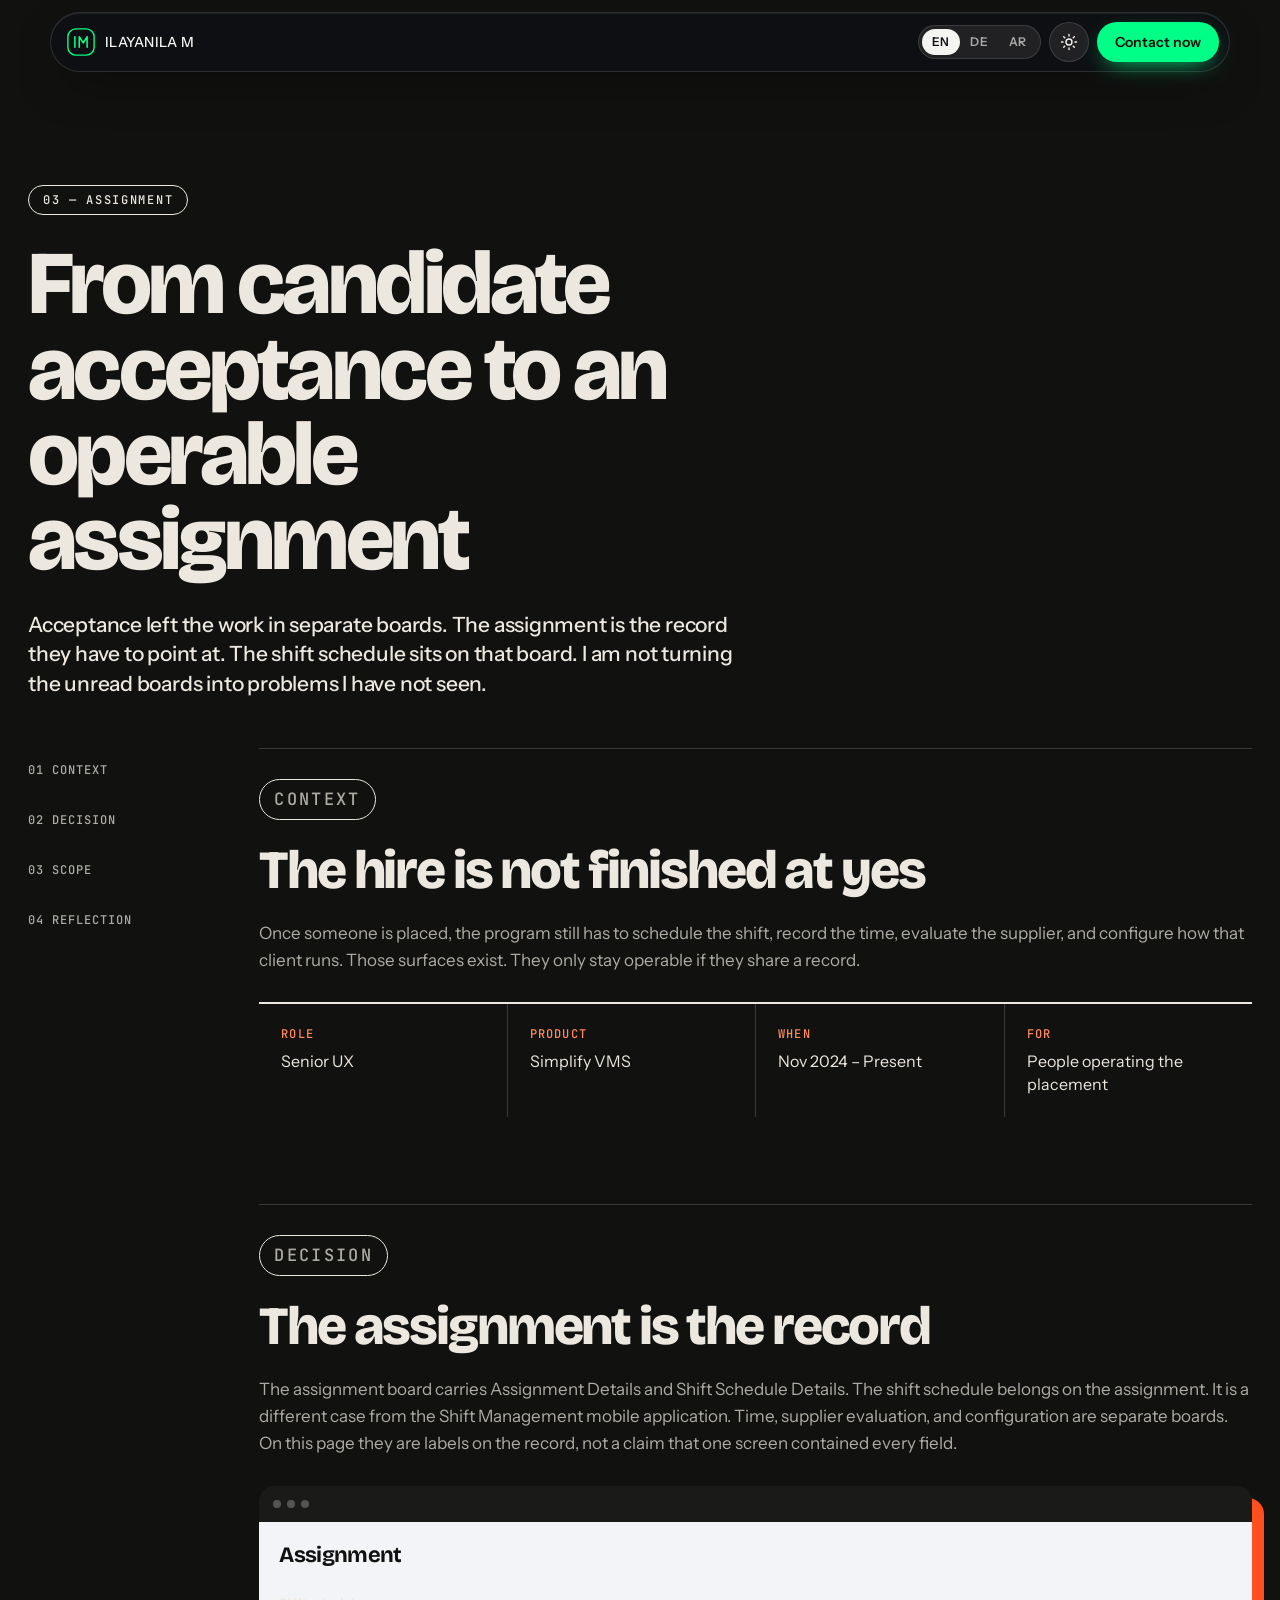
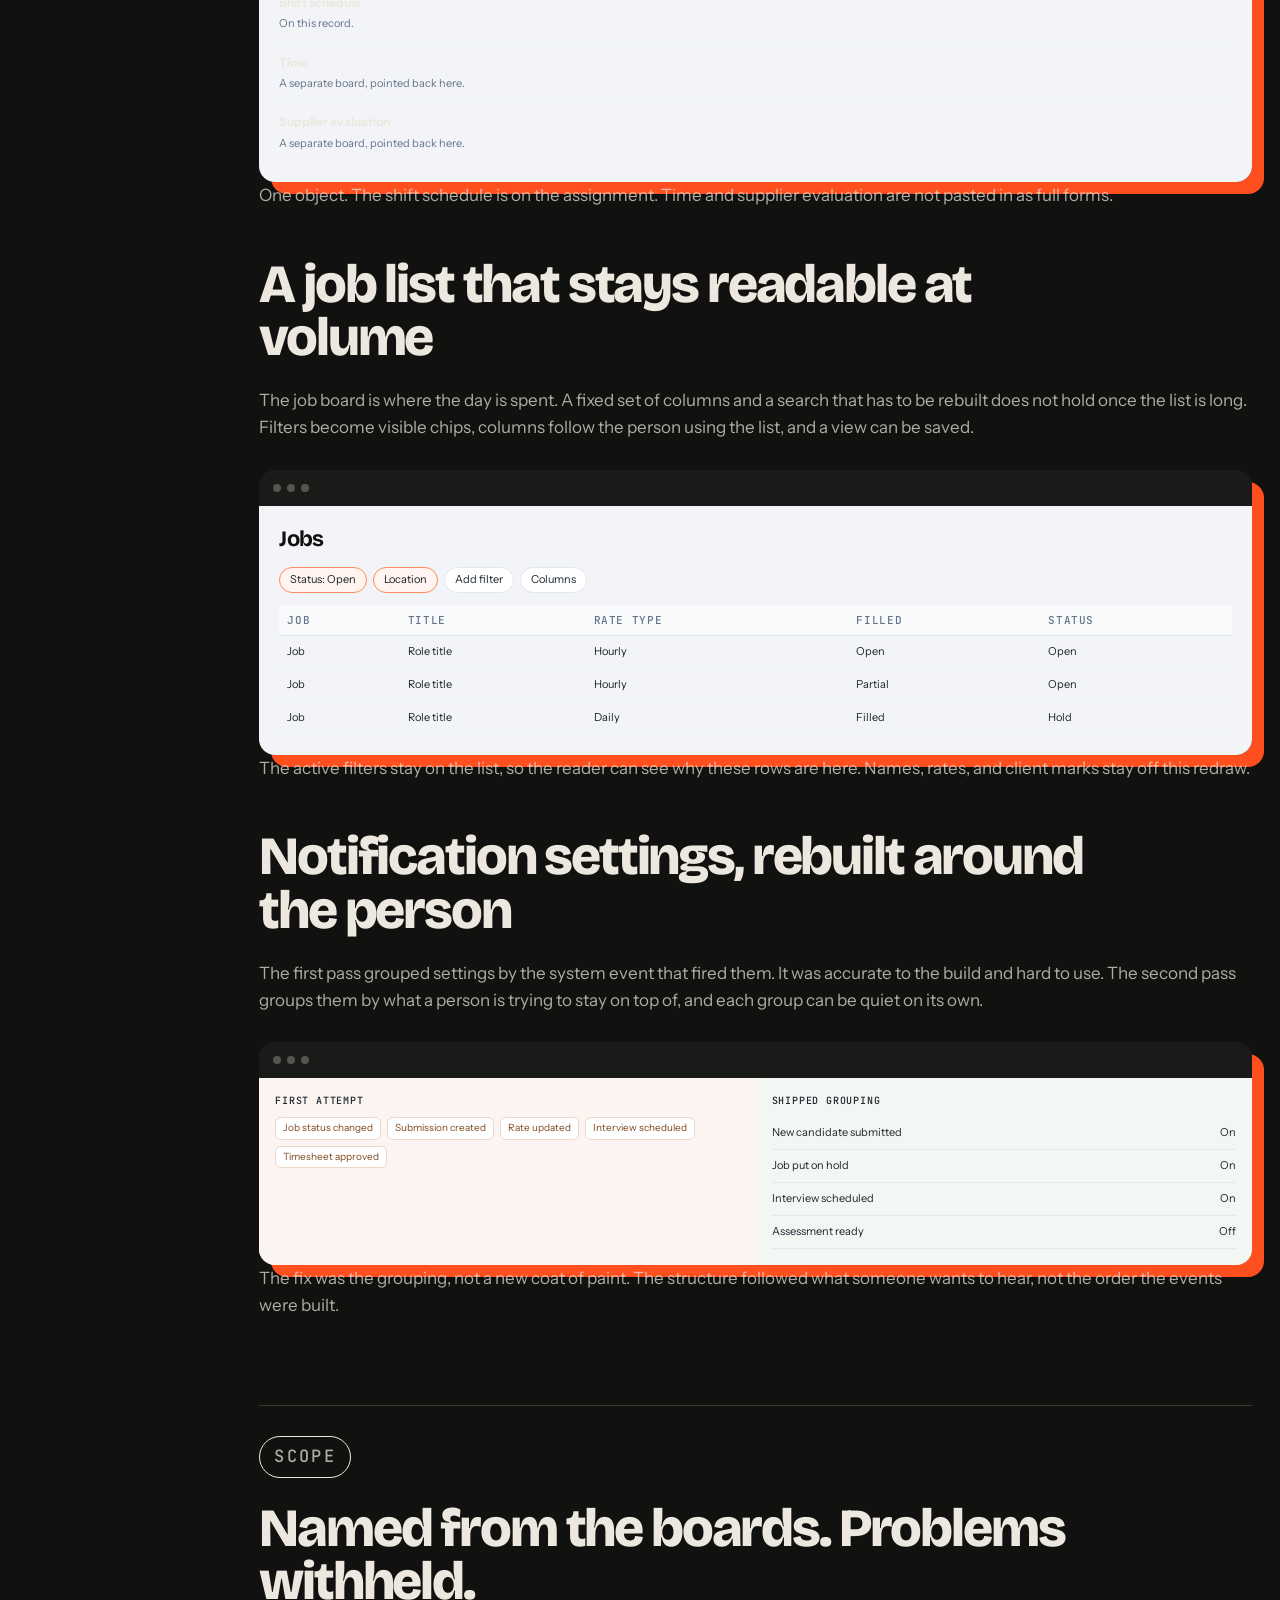
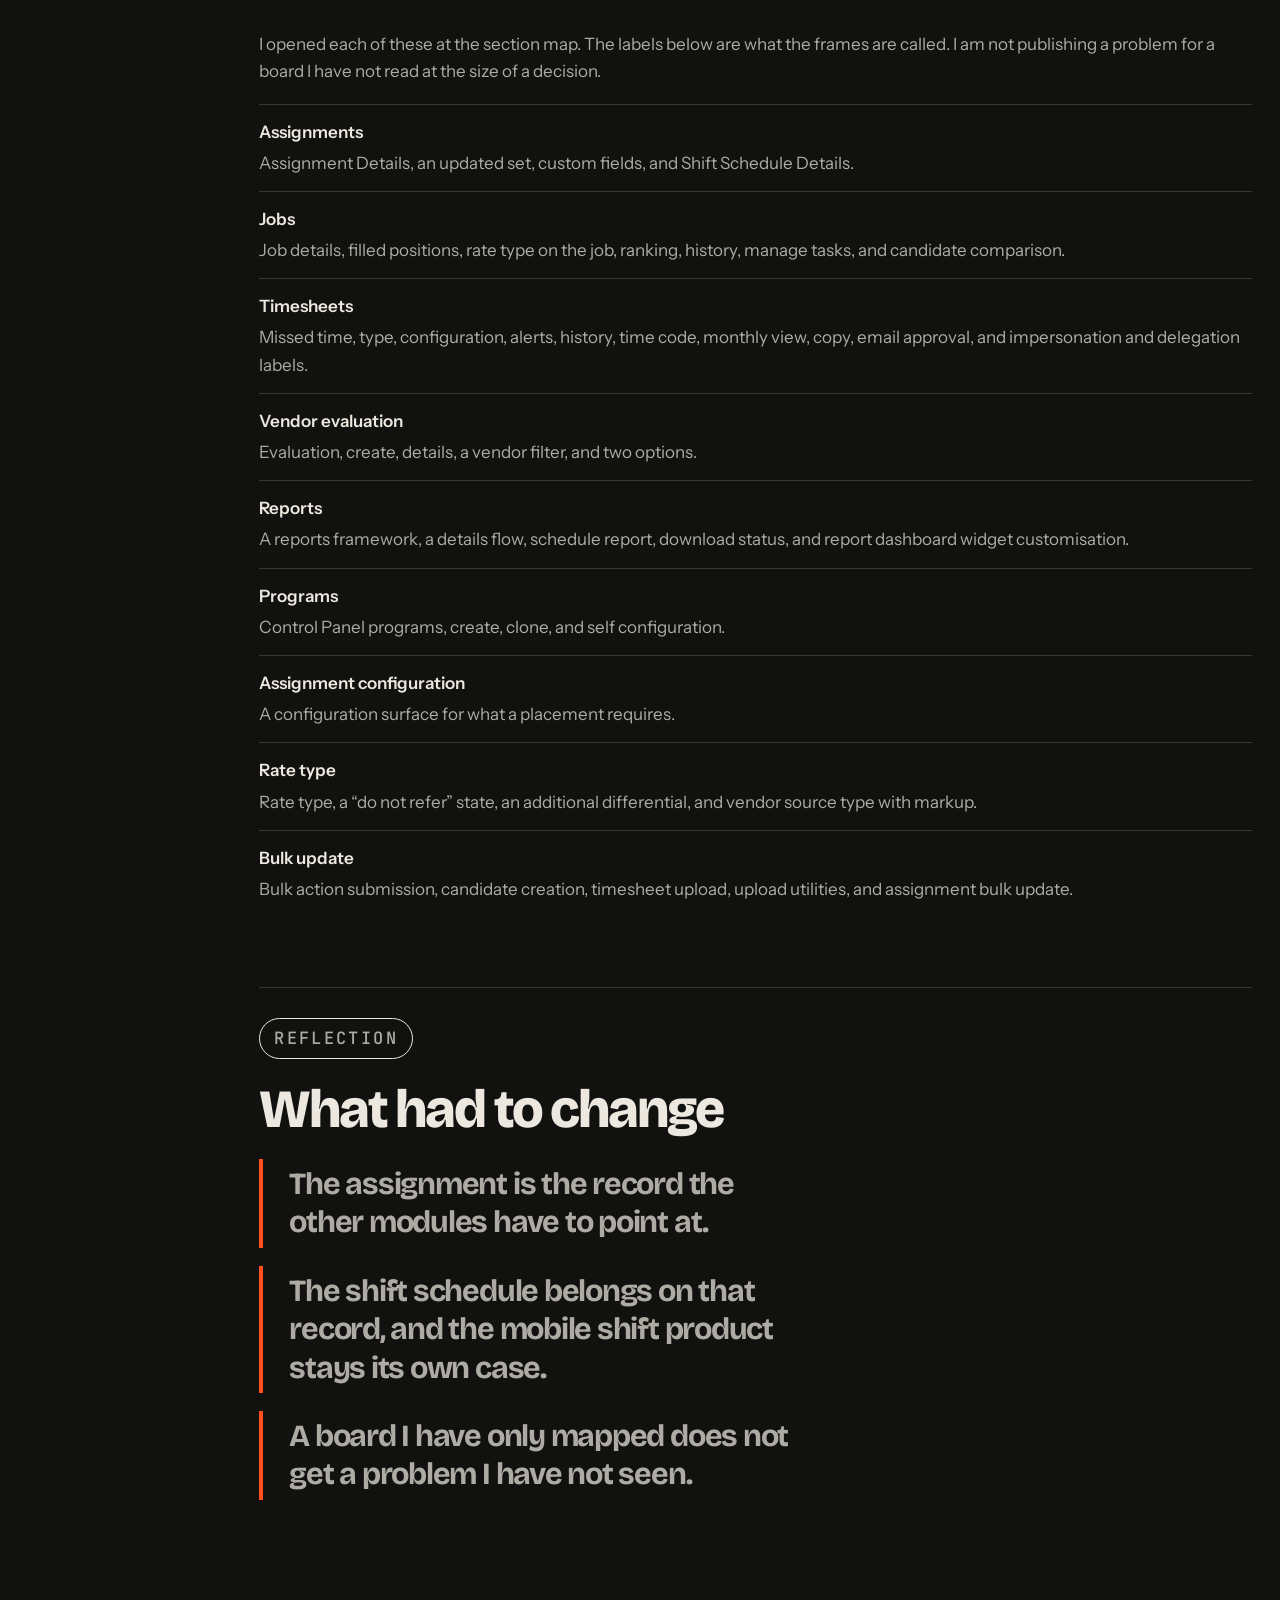
<file: simplify-vms-after.html>
<!DOCTYPE html>
<html lang="en">
<head>
<link rel="stylesheet" href="./shell.css?v=8"><script src="./shell-boot.js?v=4"></script><script src="./tr-boot.js"></script><link rel="stylesheet" href="./themes.css?v=2"><script>document.documentElement.classList.add("paper")</script>
  <meta charset="UTF-8" />
  <meta name="viewport" content="width=device-width, initial-scale=1.0" />
  <title>From candidate acceptance to an operable assignment — Ilayanila M</title>
  <meta name="description" content="How Simplify VMS holds shift, time, supplier evaluation, and configuration against the assignment after a candidate is accepted." />
  <link rel="preconnect" href="https://fonts.googleapis.com" />
  <link rel="preconnect" href="https://fonts.gstatic.com" crossorigin />
  <link href="https://fonts.googleapis.com/css2?family=Bricolage+Grotesque:opsz,wght@12..96,500..800&family=Instrument+Sans:wght@400;500;600&family=JetBrains+Mono:wght@400;500&display=swap" rel="stylesheet" />
  <link rel="stylesheet" href="./simplify-case.css?v=txn3" />
  <script>
    try {
        
        var lang = localStorage.getItem("lang");
        if (lang !== "de" && lang !== "ar") lang = "en";
        document.documentElement.lang = lang;
        document.documentElement.dir = lang === "ar" ? "rtl" : "ltr";
        if (lang !== "en") {
          document.documentElement.classList.add("i18n-pending");
          var antiFlash = document.createElement("style");
          antiFlash.textContent = "html.i18n-pending body{visibility:hidden}";
          document.head.appendChild(antiFlash);
        }
    } catch (e) {}
  </script>
</head>
<body class="sc">
<script src="./shell.js?v=8"></script>
  <a class="skip" href="#context" data-i18n="Skip to context">Skip to context</a>
  <header class="nav">
    <a class="logo" href="./index.html">ILAYANILA M</a>
    <button class="nav-toggle" type="button" data-i18n-aria="Open menu" aria-label="Open menu" aria-expanded="false"><span></span><span></span></button>
    <nav class="nav-links" data-i18n-aria="Case study" aria-label="Case study">
      <a href="./simplify-vms.html" data-i18n="Overview">Overview</a>
      <a href="./simplify-vms-ai.html" data-i18n="Hiring decision">Hiring decision</a>
      <a href="./simplify-vms-personas.html" data-i18n="Operating views">Operating views</a>
      <a href="./simplify-vms-after.html" aria-current="page" data-i18n="Assignment">Assignment</a>
    </nav>
  </header>
  <main class="sc-main">
    <header class="sc-hero">
      <div>
        <p class="sc-kicker">03 — Assignment</p>
        <h1 class="sc-title">From candidate acceptance to an operable assignment</h1>
        <p class="sc-lead">Acceptance left the work in separate boards. The assignment is the record they have to point at. The shift schedule sits on that board. I am not turning the unread boards into problems I have not seen.</p>
      </div>
    </header>
    <div class="sc-layout">
      <nav class="sc-index" aria-label="On this page">
        <a href="#context">01 Context</a>
        <a href="#decision">02 Decision</a>
        <a href="#scope">03 Scope</a>
        <a href="#reflection">04 Reflection</a>
      </nav>
      <div>
        <section class="sc-band" id="context">
          <p class="sc-kicker">Context</p>
          <h2>The hire is not finished at yes</h2>
          <p>Once someone is placed, the program still has to schedule the shift, record the time, evaluate the supplier, and configure how that client runs. Those surfaces exist. They only stay operable if they share a record.</p>
          <dl class="sc-facts">
            <div><dt>Role</dt><dd>Senior UX</dd></div>
            <div><dt>Product</dt><dd>Simplify VMS</dd></div>
            <div><dt>When</dt><dd>Nov 2024 – Present</dd></div>
            <div><dt>For</dt><dd>People operating the placement</dd></div>
          </dl>
        </section>
        <section class="sc-band" id="decision">
          <p class="sc-kicker">Decision</p>
          <h2>The assignment is the record</h2>
          <p>The assignment board carries Assignment Details and Shift Schedule Details. The shift schedule belongs on the assignment. It is a different case from the Shift Management mobile application. Time, supplier evaluation, and configuration are separate boards. On this page they are labels on the record, not a claim that one screen contained every field.</p>
          <div class="sc-device">
            <div class="sc-device-bar" aria-hidden="true"><i></i><i></i><i></i></div>
            <div class="sc-ui">
              <h3>Assignment</h3>
              <div class="ui-line"><div><strong>Shift schedule</strong><p>On this record.</p></div></div>
              <div class="ui-line"><div><strong>Time</strong><p>A separate board, pointed back here.</p></div></div>
              <div class="ui-line"><div><strong>Supplier evaluation</strong><p>A separate board, pointed back here.</p></div></div>
            </div>
          </div>
          <p class="sc-caption">One object. The shift schedule is on the assignment. Time and supplier evaluation are not pasted in as full forms.</p>

          <h2 style="margin-top:48px">A job list that stays readable at volume</h2>
          <p>The job board is where the day is spent. A fixed set of columns and a search that has to be rebuilt does not hold once the list is long. Filters become visible chips, columns follow the person using the list, and a view can be saved.</p>
          <div class="sc-device">
            <div class="sc-device-bar" aria-hidden="true"><i></i><i></i><i></i></div>
            <div class="sc-ui">
              <h3>Jobs</h3>
              <div class="ui-pills">
                <span class="is-on">Status: Open</span>
                <span class="is-on">Location</span>
                <span>Add filter</span>
                <span>Columns</span>
              </div>
              <table class="ui-table">
                <thead><tr><th>Job</th><th>Title</th><th>Rate type</th><th>Filled</th><th>Status</th></tr></thead>
                <tbody>
                  <tr><td>Job</td><td>Role title</td><td>Hourly</td><td>Open</td><td>Open</td></tr>
                  <tr><td>Job</td><td>Role title</td><td>Hourly</td><td>Partial</td><td>Open</td></tr>
                  <tr><td>Job</td><td>Role title</td><td>Daily</td><td>Filled</td><td>Hold</td></tr>
                </tbody>
              </table>
            </div>
          </div>
          <p class="sc-caption">The active filters stay on the list, so the reader can see why these rows are here. Names, rates, and client marks stay off this redraw.</p>

          <h2 style="margin-top:48px">Notification settings, rebuilt around the person</h2>
          <p>The first pass grouped settings by the system event that fired them. It was accurate to the build and hard to use. The second pass groups them by what a person is trying to stay on top of, and each group can be quiet on its own.</p>
          <div class="sc-device">
            <div class="sc-device-bar" aria-hidden="true"><i></i><i></i><i></i></div>
            <div class="sc-ui" style="padding:0">
              <div class="ui-split">
                <div class="was">
                  <h4>First attempt</h4>
                  <div class="ui-tags">
                    <span>Job status changed</span>
                    <span>Submission created</span>
                    <span>Rate updated</span>
                    <span>Interview scheduled</span>
                    <span>Timesheet approved</span>
                  </div>
                </div>
                <div class="now">
                  <h4>Shipped grouping</h4>
                  <div class="ui-toggle"><span>New candidate submitted</span><span>On</span></div>
                  <div class="ui-toggle"><span>Job put on hold</span><span>On</span></div>
                  <div class="ui-toggle"><span>Interview scheduled</span><span>On</span></div>
                  <div class="ui-toggle"><span>Assessment ready</span><span>Off</span></div>
                </div>
              </div>
            </div>
          </div>
          <p class="sc-caption">The fix was the grouping, not a new coat of paint. The structure followed what someone wants to hear, not the order the events were built.</p>
        </section>
        <section class="sc-band" id="scope">
          <p class="sc-kicker">Scope</p>
          <h2>Named from the boards. Problems withheld.</h2>
          <p>I opened each of these at the section map. The labels below are what the frames are called. I am not publishing a problem for a board I have not read at the size of a decision.</p>
          <ul class="sc-list">
            <li><strong>Assignments</strong>Assignment Details, an updated set, custom fields, and Shift Schedule Details.</li>
            <li><strong>Jobs</strong>Job details, filled positions, rate type on the job, ranking, history, manage tasks, and candidate comparison.</li>
            <li><strong>Timesheets</strong>Missed time, type, configuration, alerts, history, time code, monthly view, copy, email approval, and impersonation and delegation labels.</li>
            <li><strong>Vendor evaluation</strong>Evaluation, create, details, a vendor filter, and two options.</li>
            <li><strong>Reports</strong>A reports framework, a details flow, schedule report, download status, and report dashboard widget customisation.</li>
            <li><strong>Programs</strong>Control Panel programs, create, clone, and self configuration.</li>
            <li><strong>Assignment configuration</strong>A configuration surface for what a placement requires.</li>
            <li><strong>Rate type</strong>Rate type, a “do not refer” state, an additional differential, and vendor source type with markup.</li>
            <li><strong>Bulk update</strong>Bulk action submission, candidate creation, timesheet upload, upload utilities, and assignment bulk update.</li>
          </ul>
        </section>
        <section class="sc-band" id="reflection">
          <p class="sc-kicker">Reflection</p>
          <h2>What had to change</h2>
          <div class="sc-reflect">
            <p>The assignment is the record the other modules have to point at.</p>
            <p>The shift schedule belongs on that record, and the mobile shift product stays its own case.</p>
            <p>A board I have only mapped does not get a problem I have not seen.</p>
          </div>
        </section>
      </div>
    </div>
  </main>
  <script src="./i18n.js?v=lang2"></script>
  <script src="./simplify-case.js?v=sh2"></script>
<script src="./case-i18n.js?v=1" defer></script>
</body>
</html>
</file>
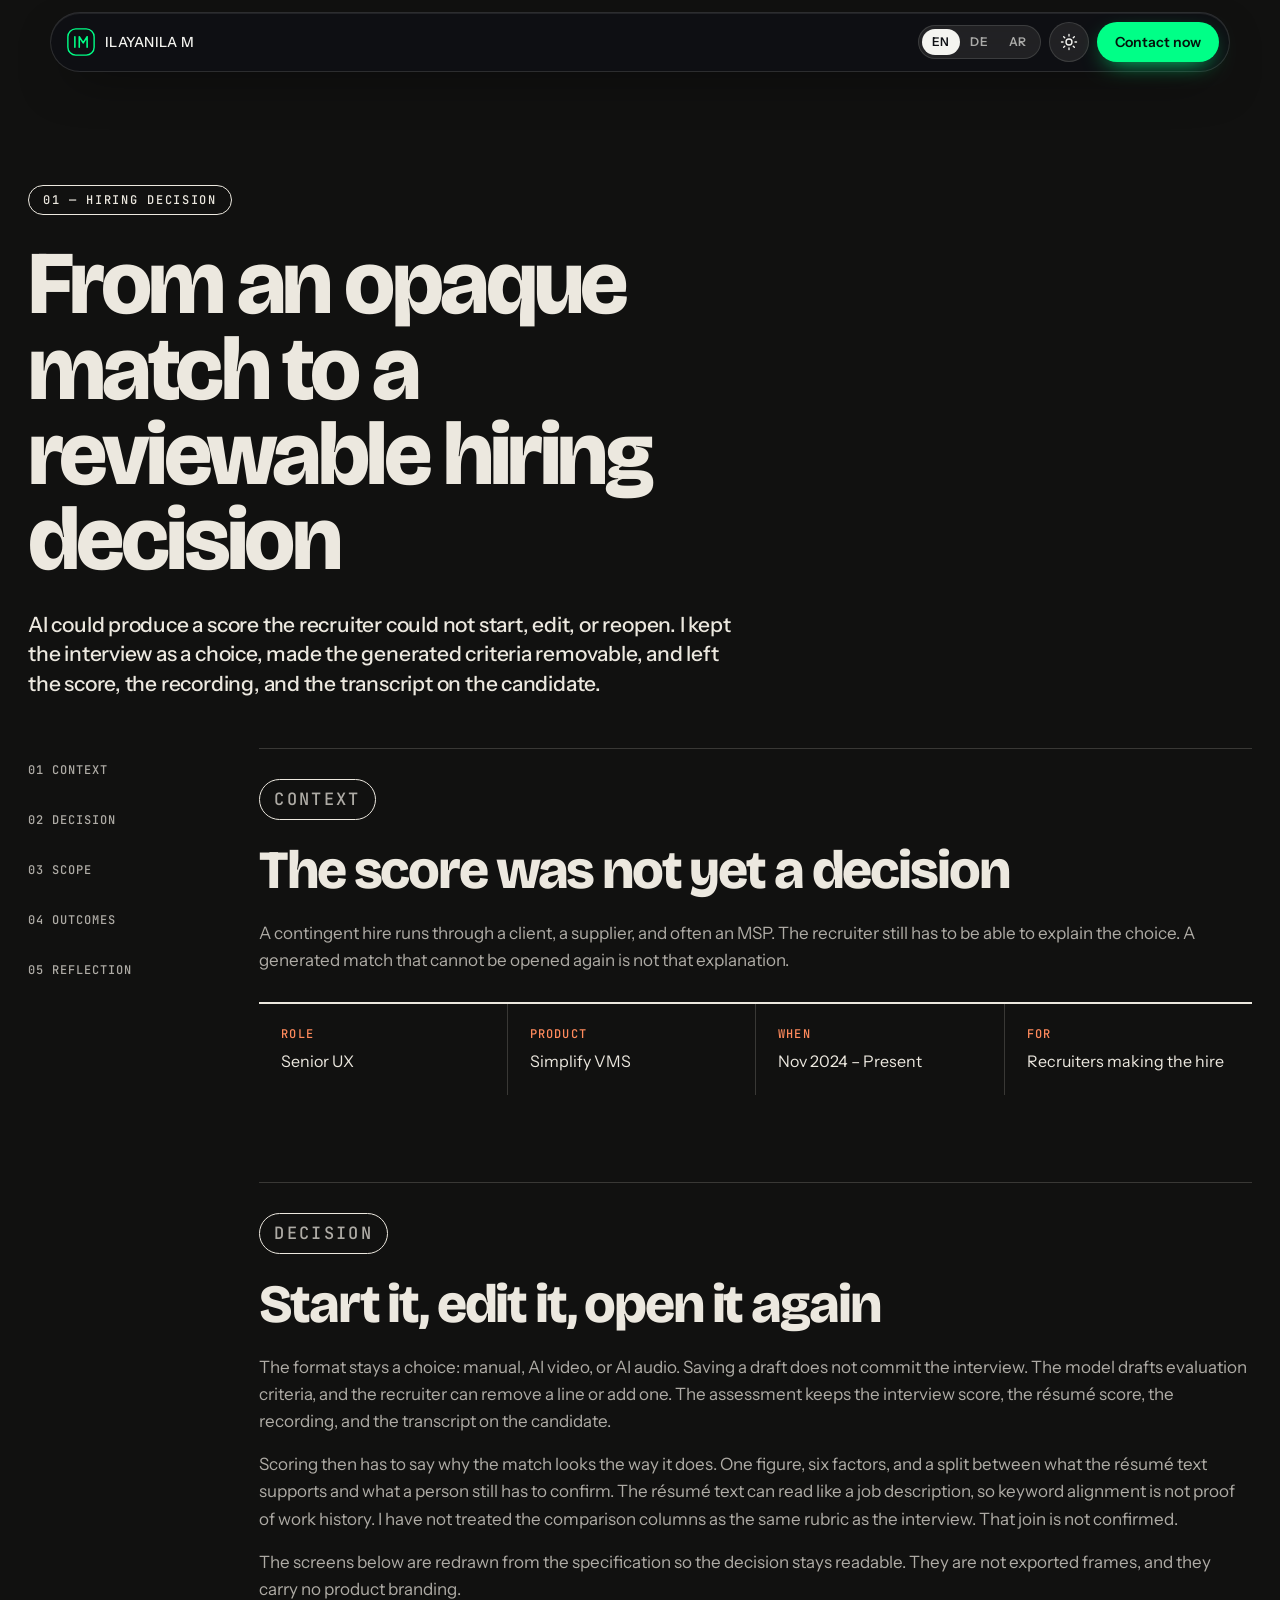
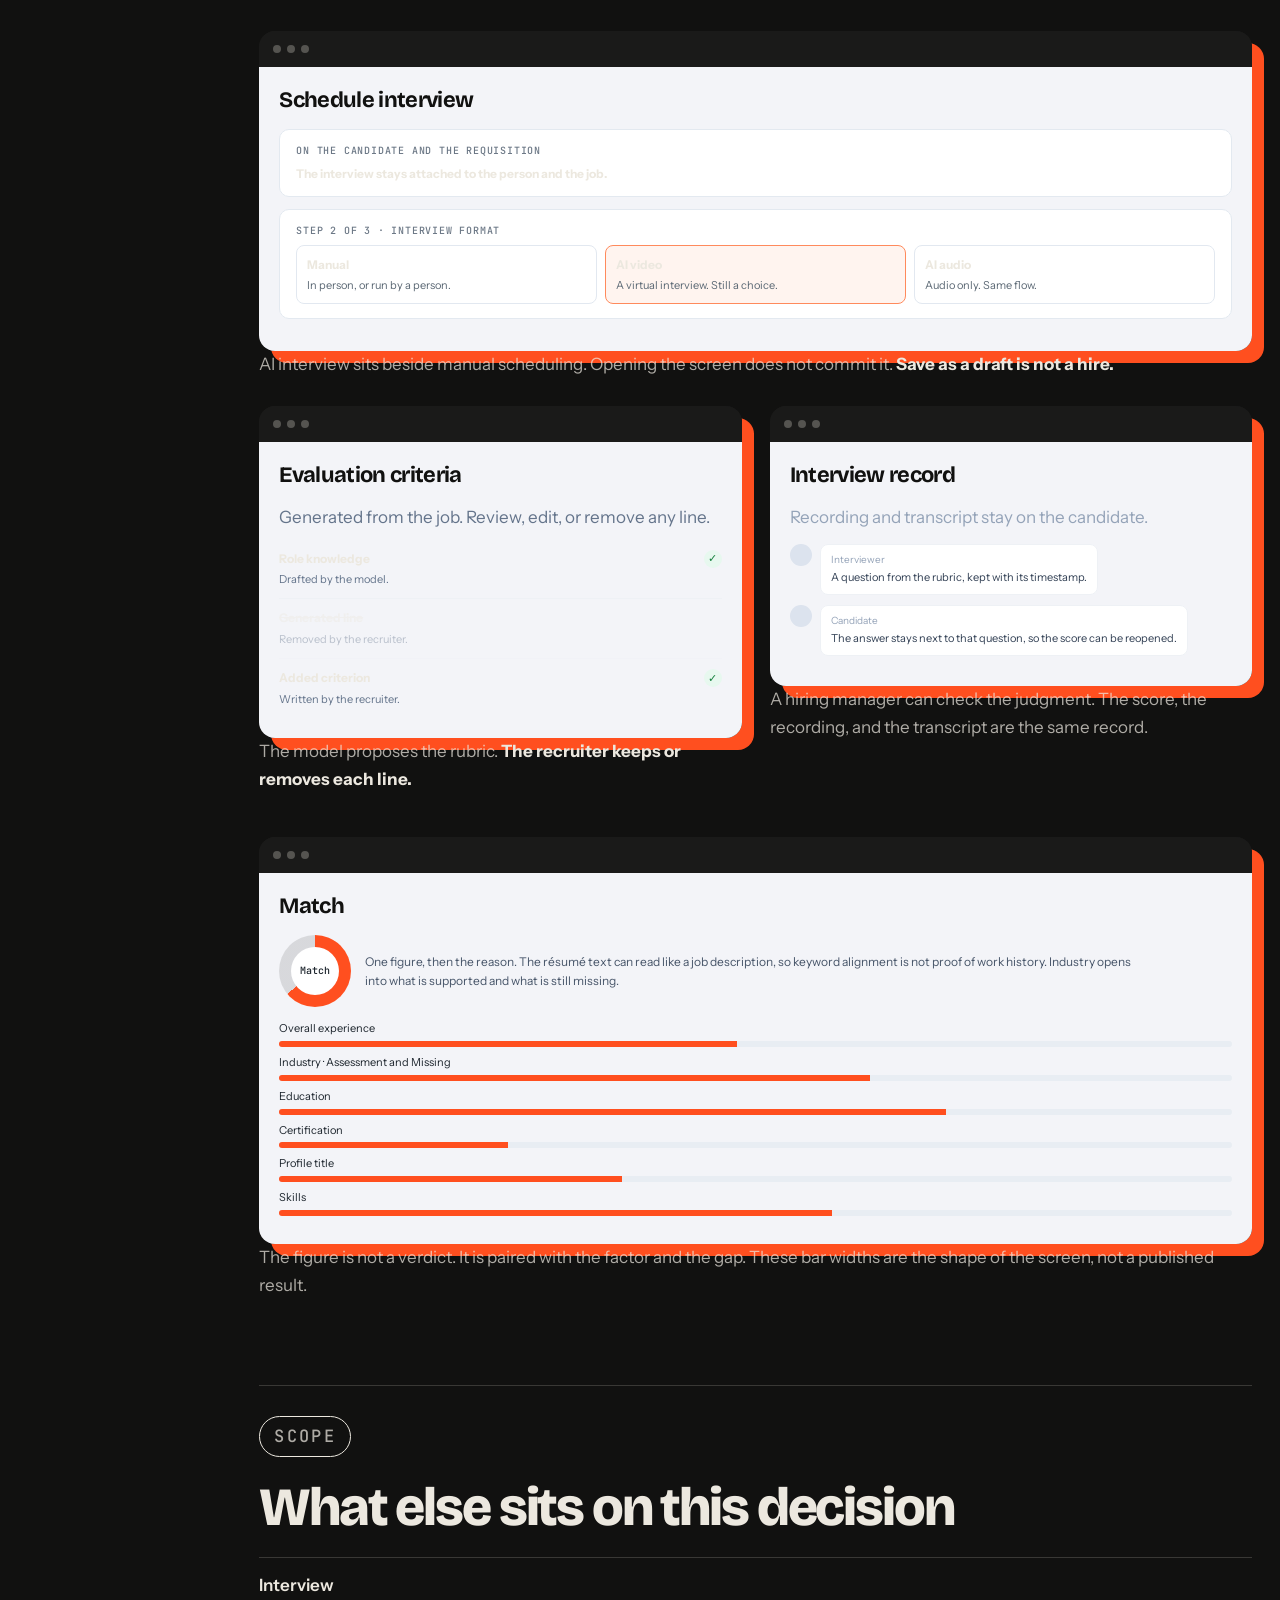
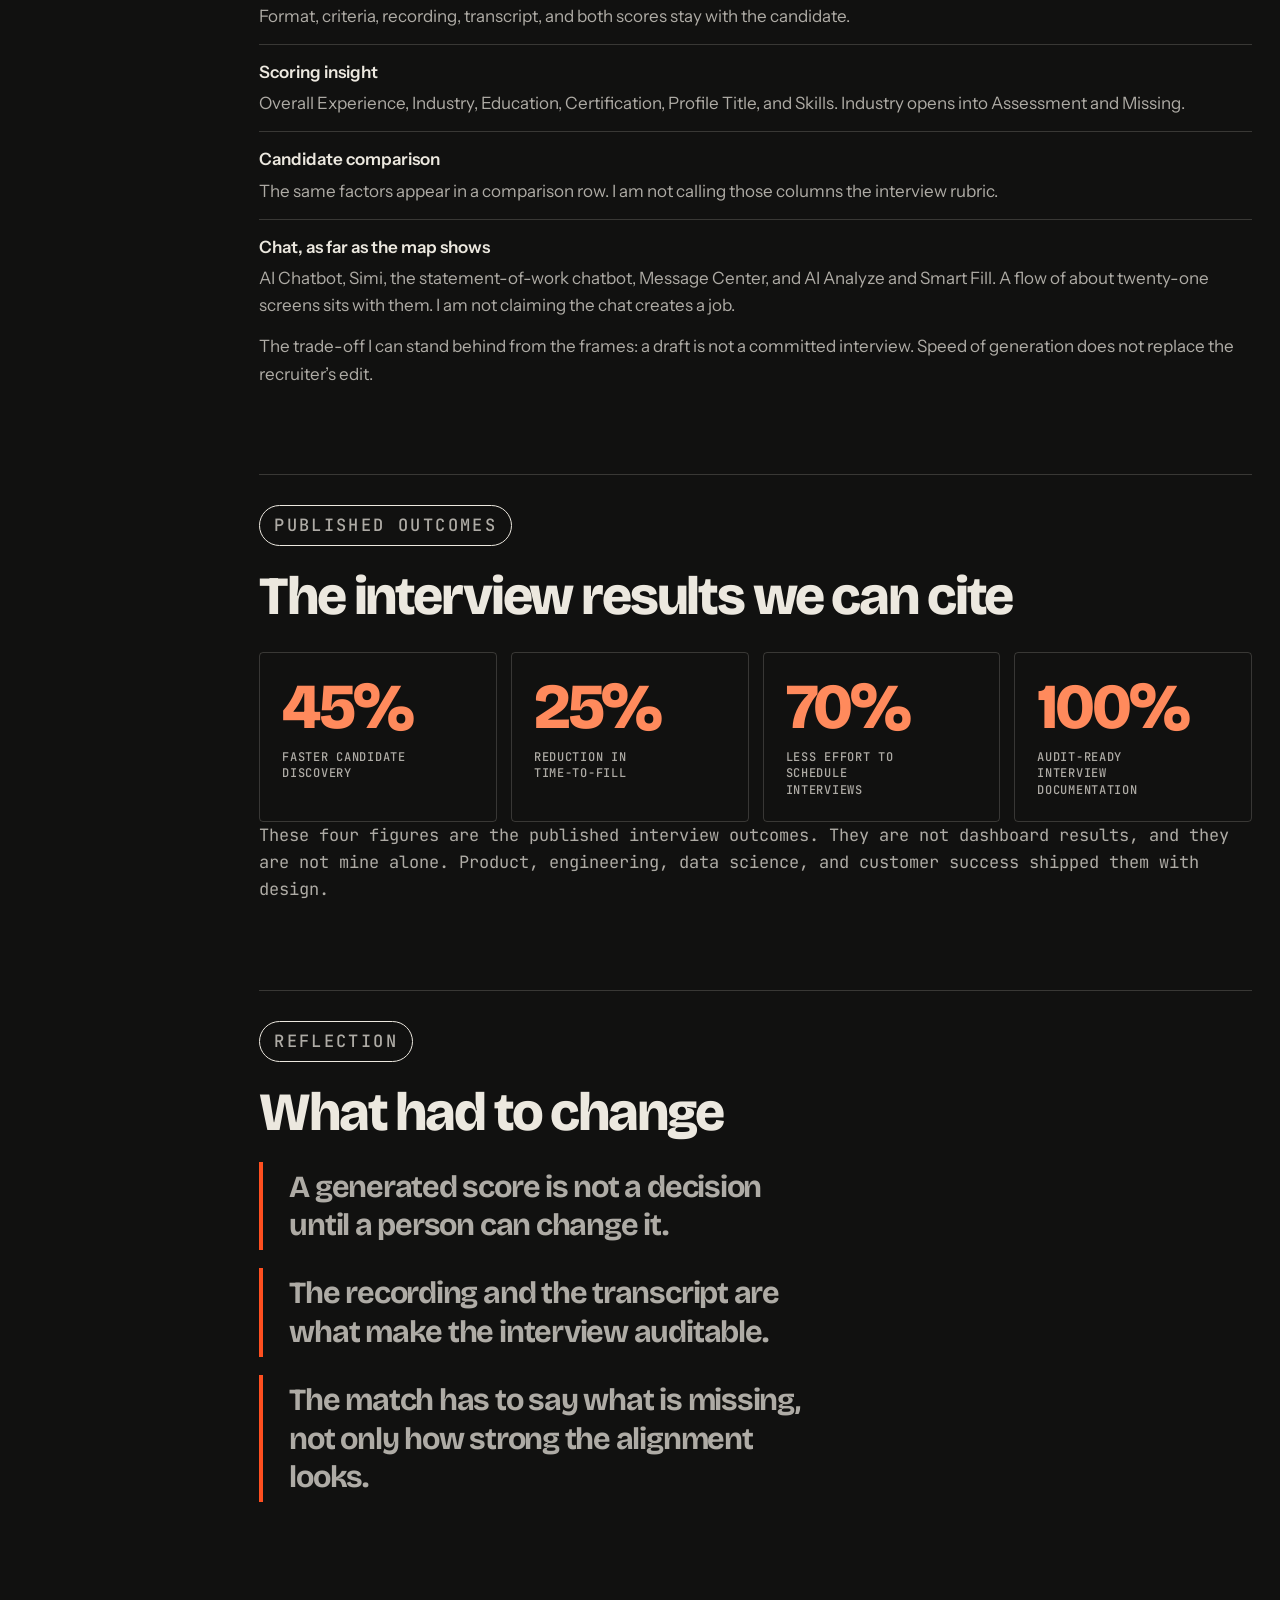
<file: simplify-vms-ai.html>
<!DOCTYPE html>
<html lang="en">
<head>
<link rel="stylesheet" href="./shell.css?v=8"><script src="./shell-boot.js?v=4"></script><script src="./tr-boot.js"></script><link rel="stylesheet" href="./themes.css?v=2"><script>document.documentElement.classList.add("paper")</script>
  <meta charset="UTF-8" />
  <meta name="viewport" content="width=device-width, initial-scale=1.0" />
  <title>From an opaque match to a reviewable hiring decision — Ilayanila M</title>
  <meta name="description" content="How the Simplify VMS interview, candidate scoring, and confirmed chat surfaces became a hiring decision a recruiter can start, edit, and reopen." />
  <link rel="preconnect" href="https://fonts.googleapis.com" />
  <link rel="preconnect" href="https://fonts.gstatic.com" crossorigin />
  <link href="https://fonts.googleapis.com/css2?family=Bricolage+Grotesque:opsz,wght@12..96,500..800&family=Instrument+Sans:wght@400;500;600&family=JetBrains+Mono:wght@400;500&display=swap" rel="stylesheet" />
  <link rel="stylesheet" href="./simplify-case.css?v=txn3" />
  <script>
    try {
        
        var lang = localStorage.getItem("lang");
        if (lang !== "de" && lang !== "ar") lang = "en";
        document.documentElement.lang = lang;
        document.documentElement.dir = lang === "ar" ? "rtl" : "ltr";
        if (lang !== "en") {
          document.documentElement.classList.add("i18n-pending");
          var antiFlash = document.createElement("style");
          antiFlash.textContent = "html.i18n-pending body{visibility:hidden}";
          document.head.appendChild(antiFlash);
        }
    } catch (e) {}
  </script>
</head>
<body class="sc">
<script src="./shell.js?v=8"></script>
  <a class="skip" href="#context" data-i18n="Skip to context">Skip to context</a>
  <header class="nav">
    <a class="logo" href="./index.html">ILAYANILA M</a>
    <button class="nav-toggle" type="button" data-i18n-aria="Open menu" aria-label="Open menu" aria-expanded="false"><span></span><span></span></button>
    <nav class="nav-links" data-i18n-aria="Case study" aria-label="Case study">
      <a href="./simplify-vms.html" data-i18n="Overview">Overview</a>
      <a href="./simplify-vms-ai.html" aria-current="page" data-i18n="Hiring decision">Hiring decision</a>
      <a href="./simplify-vms-personas.html" data-i18n="Operating views">Operating views</a>
      <a href="./simplify-vms-after.html" data-i18n="Assignment">Assignment</a>
    </nav>
  </header>
  <main class="sc-main">
    <header class="sc-hero">
      <div>
        <p class="sc-kicker">01 — Hiring decision</p>
        <h1 class="sc-title">From an opaque match to a reviewable hiring decision</h1>
        <p class="sc-lead">AI could produce a score the recruiter could not start, edit, or reopen. I kept the interview as a choice, made the generated criteria removable, and left the score, the recording, and the transcript on the candidate.</p>
      </div>
    </header>
    <div class="sc-layout">
      <nav class="sc-index" aria-label="On this page">
        <a href="#context">01 Context</a>
        <a href="#decision">02 Decision</a>
        <a href="#scope">03 Scope</a>
        <a href="#outcomes">04 Outcomes</a>
        <a href="#reflection">05 Reflection</a>
      </nav>
      <div>
        <section class="sc-band" id="context">
          <p class="sc-kicker">Context</p>
          <h2>The score was not yet a decision</h2>
          <p>A contingent hire runs through a client, a supplier, and often an MSP. The recruiter still has to be able to explain the choice. A generated match that cannot be opened again is not that explanation.</p>
          <dl class="sc-facts">
            <div><dt>Role</dt><dd>Senior UX</dd></div>
            <div><dt>Product</dt><dd>Simplify VMS</dd></div>
            <div><dt>When</dt><dd>Nov 2024 – Present</dd></div>
            <div><dt>For</dt><dd>Recruiters making the hire</dd></div>
          </dl>
        </section>
        <section class="sc-band" id="decision">
          <p class="sc-kicker">Decision</p>
          <h2>Start it, edit it, open it again</h2>
          <p>The format stays a choice: manual, AI video, or AI audio. Saving a draft does not commit the interview. The model drafts evaluation criteria, and the recruiter can remove a line or add one. The assessment keeps the interview score, the résumé score, the recording, and the transcript on the candidate.</p>
          <p>Scoring then has to say why the match looks the way it does. One figure, six factors, and a split between what the résumé text supports and what a person still has to confirm. The résumé text can read like a job description, so keyword alignment is not proof of work history. I have not treated the comparison columns as the same rubric as the interview. That join is not confirmed.</p>
          <p>The screens below are redrawn from the specification so the decision stays readable. They are not exported frames, and they carry no product branding.</p>

          <div class="sc-device">
            <div class="sc-device-bar" aria-hidden="true"><i></i><i></i><i></i></div>
            <div class="sc-ui">
              <h3>Schedule interview</h3>
              <div class="ui-card">
                <div class="ui-kicker">On the candidate and the requisition</div>
                <strong>The interview stays attached to the person and the job.</strong>
              </div>
              <div class="ui-card">
                <div class="ui-kicker">Step 2 of 3 · Interview format</div>
                <div class="ui-formats">
                  <article><strong>Manual</strong><p>In person, or run by a person.</p></article>
                  <article class="is-on"><strong>AI video</strong><p>A virtual interview. Still a choice.</p></article>
                  <article><strong>AI audio</strong><p>Audio only. Same flow.</p></article>
                </div>
              </div>
            </div>
          </div>
          <p class="sc-caption">AI interview sits beside manual scheduling. Opening the screen does not commit it. <b>Save as a draft is not a hire.</b></p>

          <div class="sc-pair">
            <div>
              <div class="sc-device" style="margin-top:0">
                <div class="sc-device-bar" aria-hidden="true"><i></i><i></i><i></i></div>
                <div class="sc-ui">
                  <h3>Evaluation criteria</h3>
                  <p style="margin:0 0 8px;color:#64748b">Generated from the job. Review, edit, or remove any line.</p>
                  <div class="ui-line"><div><strong>Role knowledge</strong><p>Drafted by the model.</p></div><span class="ui-ok" aria-hidden="true">✓</span></div>
                  <div class="ui-line is-off"><div><strong>Generated line</strong><p>Removed by the recruiter.</p></div></div>
                  <div class="ui-line"><div><strong>Added criterion</strong><p>Written by the recruiter.</p></div><span class="ui-ok" aria-hidden="true">✓</span></div>
                </div>
              </div>
              <p class="sc-caption">The model proposes the rubric. <b>The recruiter keeps or removes each line.</b></p>
            </div>
            <div>
              <div class="sc-device" style="margin-top:0">
                <div class="sc-device-bar" aria-hidden="true"><i></i><i></i><i></i></div>
                <div class="sc-ui">
                  <h3>Interview record</h3>
                  <p style="margin:0 0 12px;color:#94a3b8">Recording and transcript stay on the candidate.</p>
                  <div class="ui-turn"><i></i><div class="ui-bubble"><span>Interviewer</span>A question from the rubric, kept with its timestamp.</div></div>
                  <div class="ui-turn"><i></i><div class="ui-bubble"><span>Candidate</span>The answer stays next to that question, so the score can be reopened.</div></div>
                </div>
              </div>
              <p class="sc-caption">A hiring manager can check the judgment. The score, the recording, and the transcript are the same record.</p>
            </div>
          </div>

          <div class="sc-device">
            <div class="sc-device-bar" aria-hidden="true"><i></i><i></i><i></i></div>
            <div class="sc-ui">
              <h3>Match</h3>
              <div class="ui-fit">
                <div class="mock-ring" style="--ring:64%;width:72px;height:72px"><i>Match</i></div>
                <p>One figure, then the reason. The résumé text can read like a job description, so keyword alignment is not proof of work history. Industry opens into what is supported and what is still missing.</p>
              </div>
              <div class="ui-meter"><div><span>Overall experience</span></div><b><i style="width:48%"></i></b></div>
              <div class="ui-meter"><div><span>Industry · Assessment and Missing</span></div><b><i style="width:62%"></i></b></div>
              <div class="ui-meter"><div><span>Education</span></div><b><i style="width:70%"></i></b></div>
              <div class="ui-meter"><div><span>Certification</span></div><b><i style="width:24%"></i></b></div>
              <div class="ui-meter"><div><span>Profile title</span></div><b><i style="width:36%"></i></b></div>
              <div class="ui-meter"><div><span>Skills</span></div><b><i style="width:58%"></i></b></div>
            </div>
          </div>
          <p class="sc-caption">The figure is not a verdict. It is paired with the factor and the gap. These bar widths are the shape of the screen, not a published result.</p>
        </section>
        <section class="sc-band" id="scope">
          <p class="sc-kicker">Scope</p>
          <h2>What else sits on this decision</h2>
          <ul class="sc-list">
            <li><strong>Interview</strong>Format, criteria, recording, transcript, and both scores stay with the candidate.</li>
            <li><strong>Scoring insight</strong>Overall Experience, Industry, Education, Certification, Profile Title, and Skills. Industry opens into Assessment and Missing.</li>
            <li><strong>Candidate comparison</strong>The same factors appear in a comparison row. I am not calling those columns the interview rubric.</li>
            <li><strong>Chat, as far as the map shows</strong>AI Chatbot, Simi, the statement-of-work chatbot, Message Center, and AI Analyze and Smart Fill. A flow of about twenty-one screens sits with them. I am not claiming the chat creates a job.</li>
          </ul>
          <p>The trade-off I can stand behind from the frames: a draft is not a committed interview. Speed of generation does not replace the recruiter’s edit.</p>
        </section>
        <section class="sc-band" id="outcomes">
          <p class="sc-kicker">Published outcomes</p>
          <h2>The interview results we can cite</h2>
          <div class="sc-metrics">
            <article><b>45%</b><span>faster candidate discovery</span></article>
            <article><b>25%</b><span>reduction in time-to-fill</span></article>
            <article><b>70%</b><span>less effort to schedule interviews</span></article>
            <article><b>100%</b><span>audit-ready interview documentation</span></article>
          </div>
          <p class="sc-note">These four figures are the published interview outcomes. They are not dashboard results, and they are not mine alone. Product, engineering, data science, and customer success shipped them with design.</p>
        </section>
        <section class="sc-band" id="reflection">
          <p class="sc-kicker">Reflection</p>
          <h2>What had to change</h2>
          <div class="sc-reflect">
            <p>A generated score is not a decision until a person can change it.</p>
            <p>The recording and the transcript are what make the interview auditable.</p>
            <p>The match has to say what is missing, not only how strong the alignment looks.</p>
          </div>
        </section>
      </div>
    </div>
  </main>
  <script src="./i18n.js?v=lang2"></script>
  <script src="./simplify-case.js?v=sh2"></script>
<script src="./case-i18n.js?v=1" defer></script>
</body>
</html>
</file>
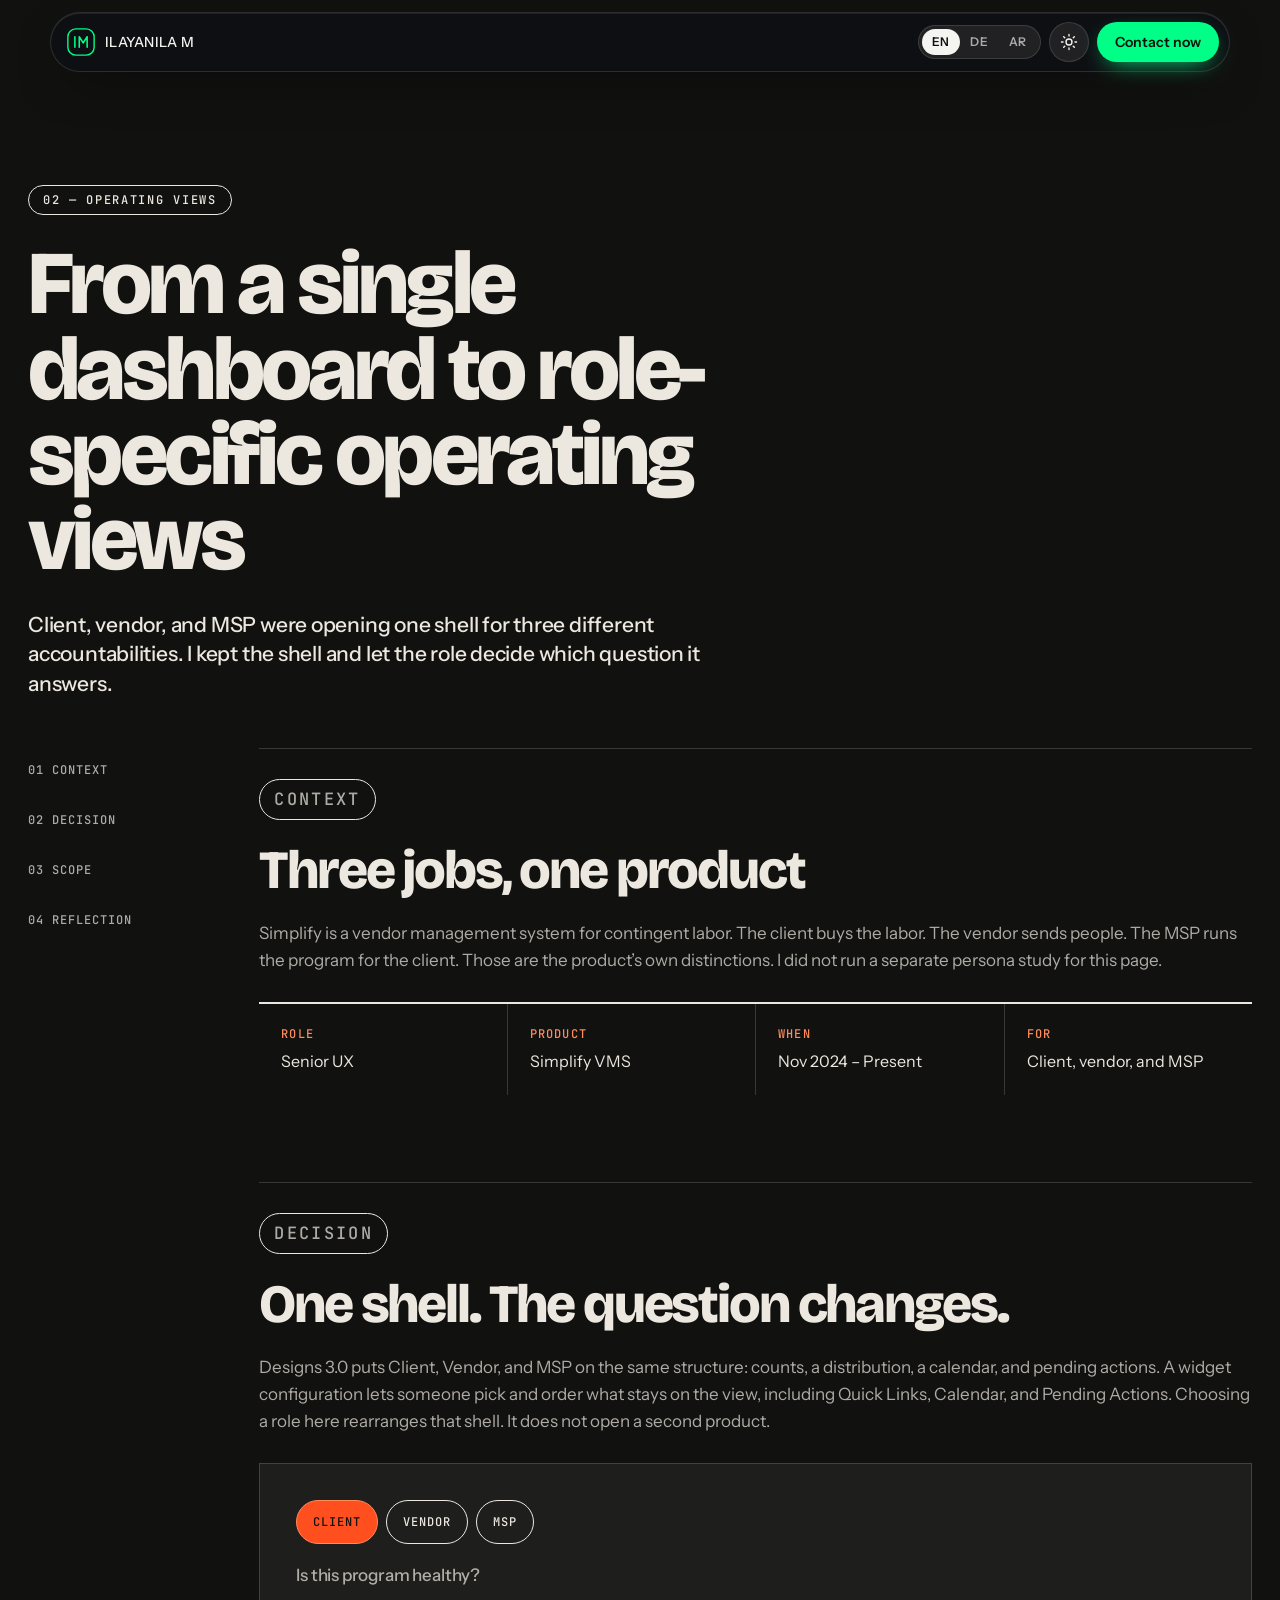
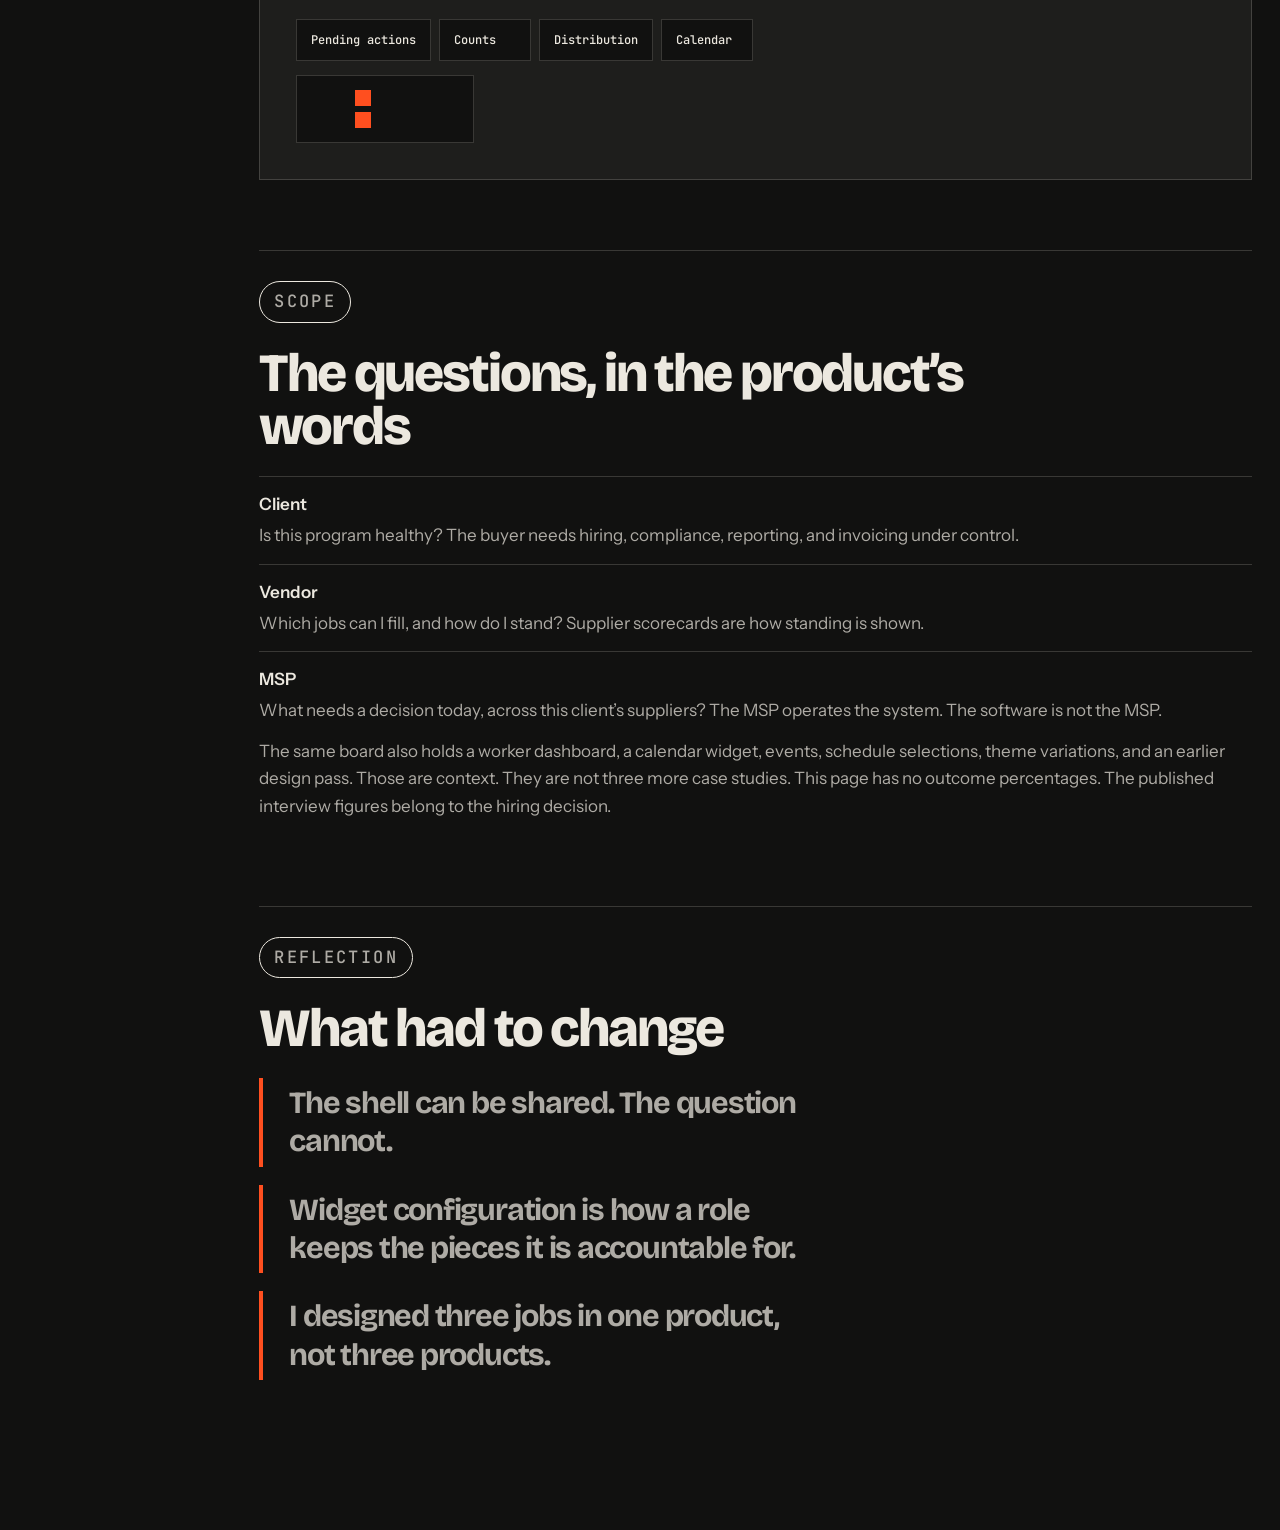
<file: simplify-vms-personas.html>
<!DOCTYPE html>
<html lang="en">
<head>
<link rel="stylesheet" href="./shell.css?v=8"><script src="./shell-boot.js?v=4"></script><script src="./tr-boot.js"></script><link rel="stylesheet" href="./themes.css?v=2"><script>document.documentElement.classList.add("paper")</script>
  <meta charset="UTF-8" />
  <meta name="viewport" content="width=device-width, initial-scale=1.0" />
  <title>From a single dashboard to role-specific operating views — Ilayanila M</title>
  <meta name="description" content="How client, vendor, and MSP dashboards in Simplify VMS share one shell and answer three different operating questions." />
  <link rel="preconnect" href="https://fonts.googleapis.com" />
  <link rel="preconnect" href="https://fonts.gstatic.com" crossorigin />
  <link href="https://fonts.googleapis.com/css2?family=Bricolage+Grotesque:opsz,wght@12..96,500..800&family=Instrument+Sans:wght@400;500;600&family=JetBrains+Mono:wght@400;500&display=swap" rel="stylesheet" />
  <link rel="stylesheet" href="./simplify-case.css?v=txn3" />
  <script>
    try {
        
        var lang = localStorage.getItem("lang");
        if (lang !== "de" && lang !== "ar") lang = "en";
        document.documentElement.lang = lang;
        document.documentElement.dir = lang === "ar" ? "rtl" : "ltr";
        if (lang !== "en") {
          document.documentElement.classList.add("i18n-pending");
          var antiFlash = document.createElement("style");
          antiFlash.textContent = "html.i18n-pending body{visibility:hidden}";
          document.head.appendChild(antiFlash);
        }
    } catch (e) {}
  </script>
</head>
<body class="sc">
<script src="./shell.js?v=8"></script>
  <a class="skip" href="#context" data-i18n="Skip to context">Skip to context</a>
  <header class="nav">
    <a class="logo" href="./index.html">ILAYANILA M</a>
    <button class="nav-toggle" type="button" data-i18n-aria="Open menu" aria-label="Open menu" aria-expanded="false"><span></span><span></span></button>
    <nav class="nav-links" data-i18n-aria="Case study" aria-label="Case study">
      <a href="./simplify-vms.html" data-i18n="Overview">Overview</a>
      <a href="./simplify-vms-ai.html" data-i18n="Hiring decision">Hiring decision</a>
      <a href="./simplify-vms-personas.html" aria-current="page" data-i18n="Operating views">Operating views</a>
      <a href="./simplify-vms-after.html" data-i18n="Assignment">Assignment</a>
    </nav>
  </header>
  <main class="sc-main">
    <header class="sc-hero">
      <div>
        <p class="sc-kicker">02 — Operating views</p>
        <h1 class="sc-title">From a single dashboard to role-specific operating views</h1>
        <p class="sc-lead">Client, vendor, and MSP were opening one shell for three different accountabilities. I kept the shell and let the role decide which question it answers.</p>
      </div>
    </header>
    <div class="sc-layout">
      <nav class="sc-index" aria-label="On this page">
        <a href="#context">01 Context</a>
        <a href="#decision">02 Decision</a>
        <a href="#scope">03 Scope</a>
        <a href="#reflection">04 Reflection</a>
      </nav>
      <div>
        <section class="sc-band" id="context">
          <p class="sc-kicker">Context</p>
          <h2>Three jobs, one product</h2>
          <p>Simplify is a vendor management system for contingent labor. The client buys the labor. The vendor sends people. The MSP runs the program for the client. Those are the product’s own distinctions. I did not run a separate persona study for this page.</p>
          <dl class="sc-facts">
            <div><dt>Role</dt><dd>Senior UX</dd></div>
            <div><dt>Product</dt><dd>Simplify VMS</dd></div>
            <div><dt>When</dt><dd>Nov 2024 – Present</dd></div>
            <div><dt>For</dt><dd>Client, vendor, and MSP</dd></div>
          </dl>
        </section>
        <section class="sc-band" id="decision">
          <p class="sc-kicker">Decision</p>
          <h2>One shell. The question changes.</h2>
          <p>Designs 3.0 puts Client, Vendor, and MSP on the same structure: counts, a distribution, a calendar, and pending actions. A widget configuration lets someone pick and order what stays on the view, including Quick Links, Calendar, and Pending Actions. Choosing a role here rearranges that shell. It does not open a second product.</p>
          <div class="sc-stage" data-persona>
            <div class="sc-roles" role="group" aria-label="Operating role">
              <button type="button" data-role="client" aria-pressed="true">Client</button>
              <button type="button" data-role="vendor" aria-pressed="false">Vendor</button>
              <button type="button" data-role="msp" aria-pressed="false">MSP</button>
            </div>
            <div class="shell sc-mock">
              <p data-question class="sc-lead"></p>
              <div class="shell-counts" data-counts></div>
              <div class="shell-cal" data-calendar aria-label="Calendar"><span></span><span></span><span></span><span></span><span></span><span></span><span></span><span></span><span></span><span></span><span></span><span></span><span></span><span></span></div>
            </div>
          </div>
        </section>
        <section class="sc-band" id="scope">
          <p class="sc-kicker">Scope</p>
          <h2>The questions, in the product’s words</h2>
          <ul class="sc-list">
            <li><strong>Client</strong>Is this program healthy? The buyer needs hiring, compliance, reporting, and invoicing under control.</li>
            <li><strong>Vendor</strong>Which jobs can I fill, and how do I stand? Supplier scorecards are how standing is shown.</li>
            <li><strong>MSP</strong>What needs a decision today, across this client’s suppliers? The MSP operates the system. The software is not the MSP.</li>
          </ul>
          <p>The same board also holds a worker dashboard, a calendar widget, events, schedule selections, theme variations, and an earlier design pass. Those are context. They are not three more case studies. This page has no outcome percentages. The published interview figures belong to the hiring decision.</p>
        </section>
        <section class="sc-band" id="reflection">
          <p class="sc-kicker">Reflection</p>
          <h2>What had to change</h2>
          <div class="sc-reflect">
            <p>The shell can be shared. The question cannot.</p>
            <p>Widget configuration is how a role keeps the pieces it is accountable for.</p>
            <p>I designed three jobs in one product, not three products.</p>
          </div>
        </section>
      </div>
    </div>
  </main>
  <script src="./i18n.js?v=lang2"></script>
  <script src="./simplify-case.js?v=sh2"></script>
<script src="./case-i18n.js?v=1" defer></script>
</body>
</html>
</file>
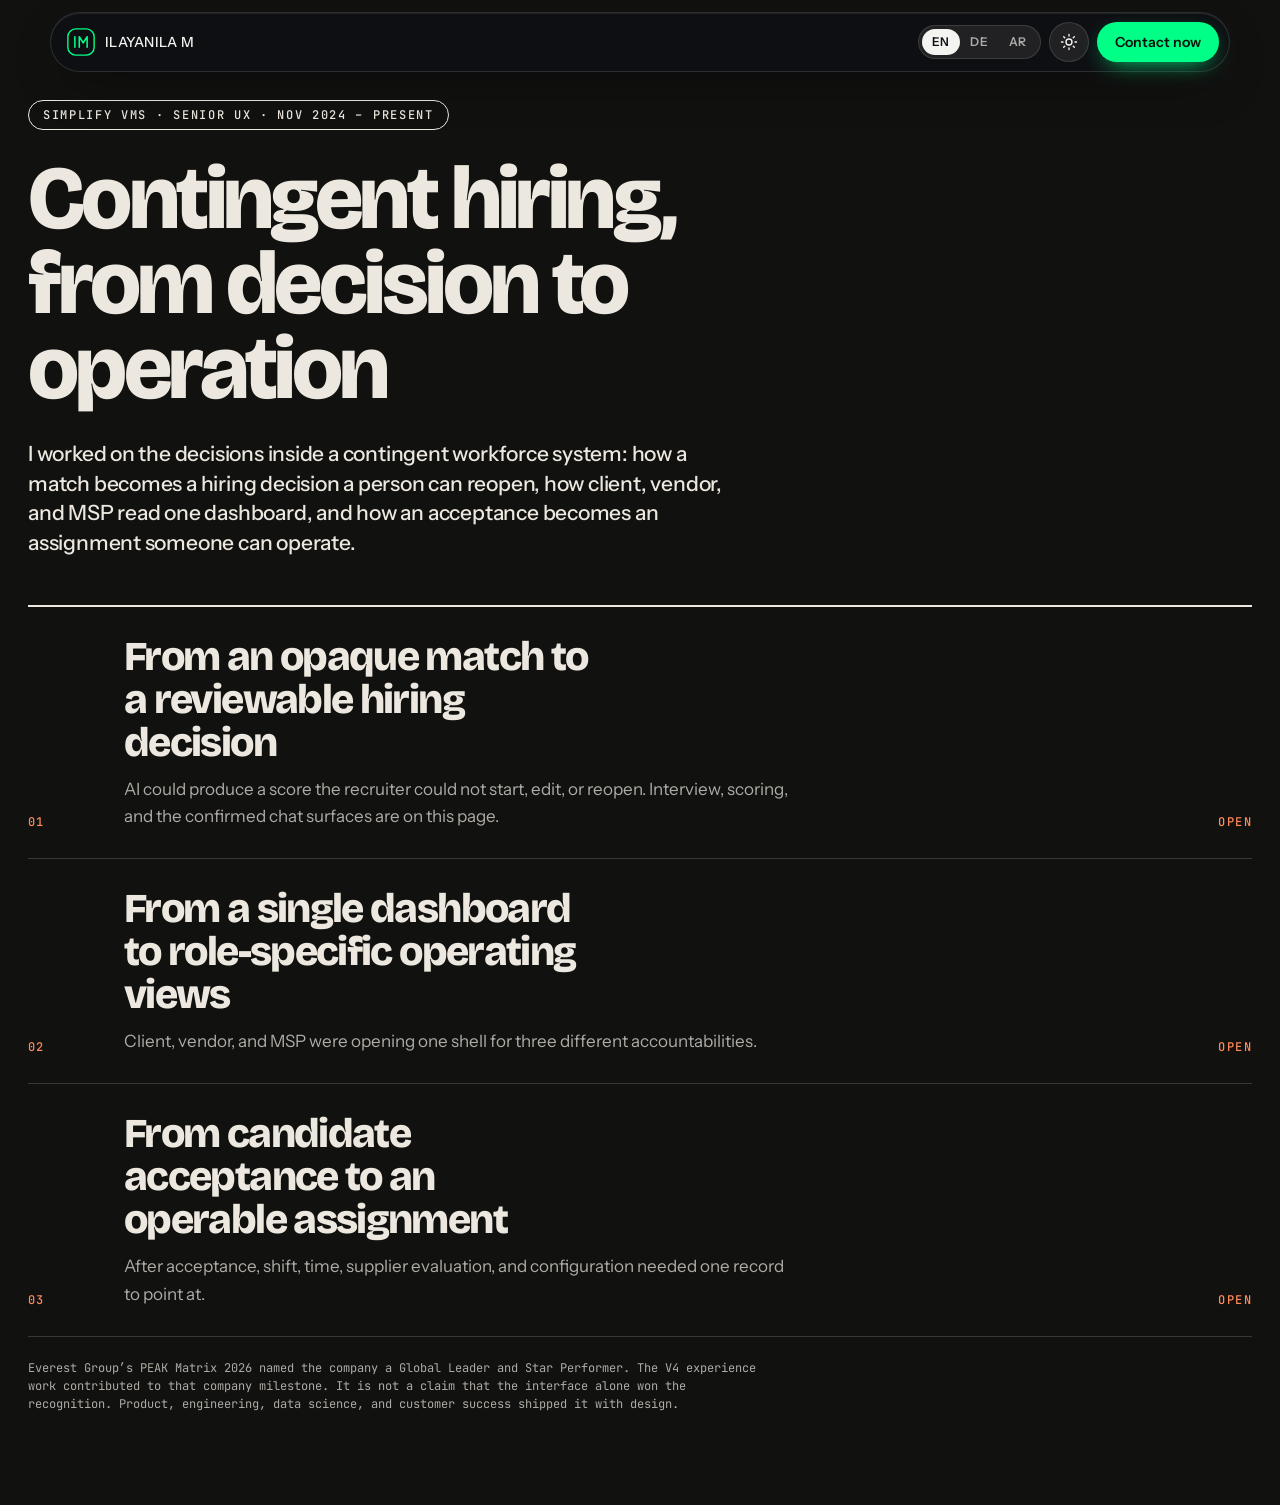
<file: simplify-vms.html>
<!DOCTYPE html>
<html lang="en">
<head>
<link rel="stylesheet" href="./shell.css?v=8"><script src="./shell-boot.js?v=4"></script><script src="./tr-boot.js"></script><link rel="stylesheet" href="./themes.css?v=2"><script>document.documentElement.classList.add("paper")</script>
  <meta charset="UTF-8" />
  <meta name="viewport" content="width=device-width, initial-scale=1.0" />
  <title>Contingent hiring, from decision to operation — Ilayanila M</title>
  <meta name="description" content="Case study hub for Simplify VMS: a reviewable hiring decision, role-specific operating views, and an operable assignment." />
  <link rel="preconnect" href="https://fonts.googleapis.com" />
  <link rel="preconnect" href="https://fonts.gstatic.com" crossorigin />
  <link href="https://fonts.googleapis.com/css2?family=Bricolage+Grotesque:opsz,wght@12..96,500..800&family=Instrument+Sans:wght@400;500;600&family=JetBrains+Mono:wght@400;500&display=swap" rel="stylesheet" />
  <link rel="stylesheet" href="./simplify-case.css?v=txn3" />
  <script>
    try {
        
        var lang = localStorage.getItem("lang");
        if (lang !== "de" && lang !== "ar") lang = "en";
        document.documentElement.lang = lang;
        document.documentElement.dir = lang === "ar" ? "rtl" : "ltr";
        if (lang !== "en") {
          document.documentElement.classList.add("i18n-pending");
          var antiFlash = document.createElement("style");
          antiFlash.textContent = "html.i18n-pending body{visibility:hidden}";
          document.head.appendChild(antiFlash);
        }
    } catch (e) {}
  </script>
</head>
<body class="sc">
<script src="./shell.js?v=8"></script>
  <a class="skip" href="#studies" data-i18n="Skip to the studies">Skip to the studies</a>
  <header class="nav">
    <a class="logo" href="./index.html">ILAYANILA M</a>
    <button class="nav-toggle" type="button" data-i18n-aria="Open menu" aria-label="Open menu" aria-expanded="false"><span></span><span></span></button>
    <nav class="nav-links" data-i18n-aria="Case study" aria-label="Case study">
      <a href="./simplify-vms.html" aria-current="page" data-i18n="Overview">Overview</a>
      <a href="./simplify-vms-ai.html" data-i18n="Hiring decision">Hiring decision</a>
      <a href="./simplify-vms-personas.html" data-i18n="Operating views">Operating views</a>
      <a href="./simplify-vms-after.html" data-i18n="Assignment">Assignment</a>
    </nav>
  </header>
  <main class="sc-main" id="studies">
    <p class="sc-kicker">Simplify VMS · Senior UX · Nov 2024 – Present</p>
    <h1 class="sc-title">Contingent hiring, from decision to operation</h1>
    <p class="sc-lead">I worked on the decisions inside a contingent workforce system: how a match becomes a hiring decision a person can reopen, how client, vendor, and MSP read one dashboard, and how an acceptance becomes an assignment someone can operate.</p>
    <div class="sc-entries">
      <a class="sc-entry" href="./simplify-vms-ai.html">
        <span class="sc-entry-no">01</span>
        <span>
          <span class="sc-entry-title">From an opaque match to a reviewable hiring decision</span>
          <p>AI could produce a score the recruiter could not start, edit, or reopen. Interview, scoring, and the confirmed chat surfaces are on this page.</p>
        </span>
        <span class="sc-entry-go">Open</span>
      </a>
      <a class="sc-entry" href="./simplify-vms-personas.html">
        <span class="sc-entry-no">02</span>
        <span>
          <span class="sc-entry-title">From a single dashboard to role-specific operating views</span>
          <p>Client, vendor, and MSP were opening one shell for three different accountabilities.</p>
        </span>
        <span class="sc-entry-go">Open</span>
      </a>
      <a class="sc-entry" href="./simplify-vms-after.html">
        <span class="sc-entry-no">03</span>
        <span>
          <span class="sc-entry-title">From candidate acceptance to an operable assignment</span>
          <p>After acceptance, shift, time, supplier evaluation, and configuration needed one record to point at.</p>
        </span>
        <span class="sc-entry-go">Open</span>
      </a>
    </div>
    <p class="sc-note">Everest Group’s PEAK Matrix 2026 named the company a Global Leader and Star Performer. The V4 experience work contributed to that company milestone. It is not a claim that the interface alone won the recognition. Product, engineering, data science, and customer success shipped it with design.</p>
  </main>
  <script src="./i18n.js?v=lang2"></script>
  <script src="./simplify-case.js?v=sh2"></script>
<script src="./case-i18n.js?v=1" defer></script>
</body>
</html>
</file>
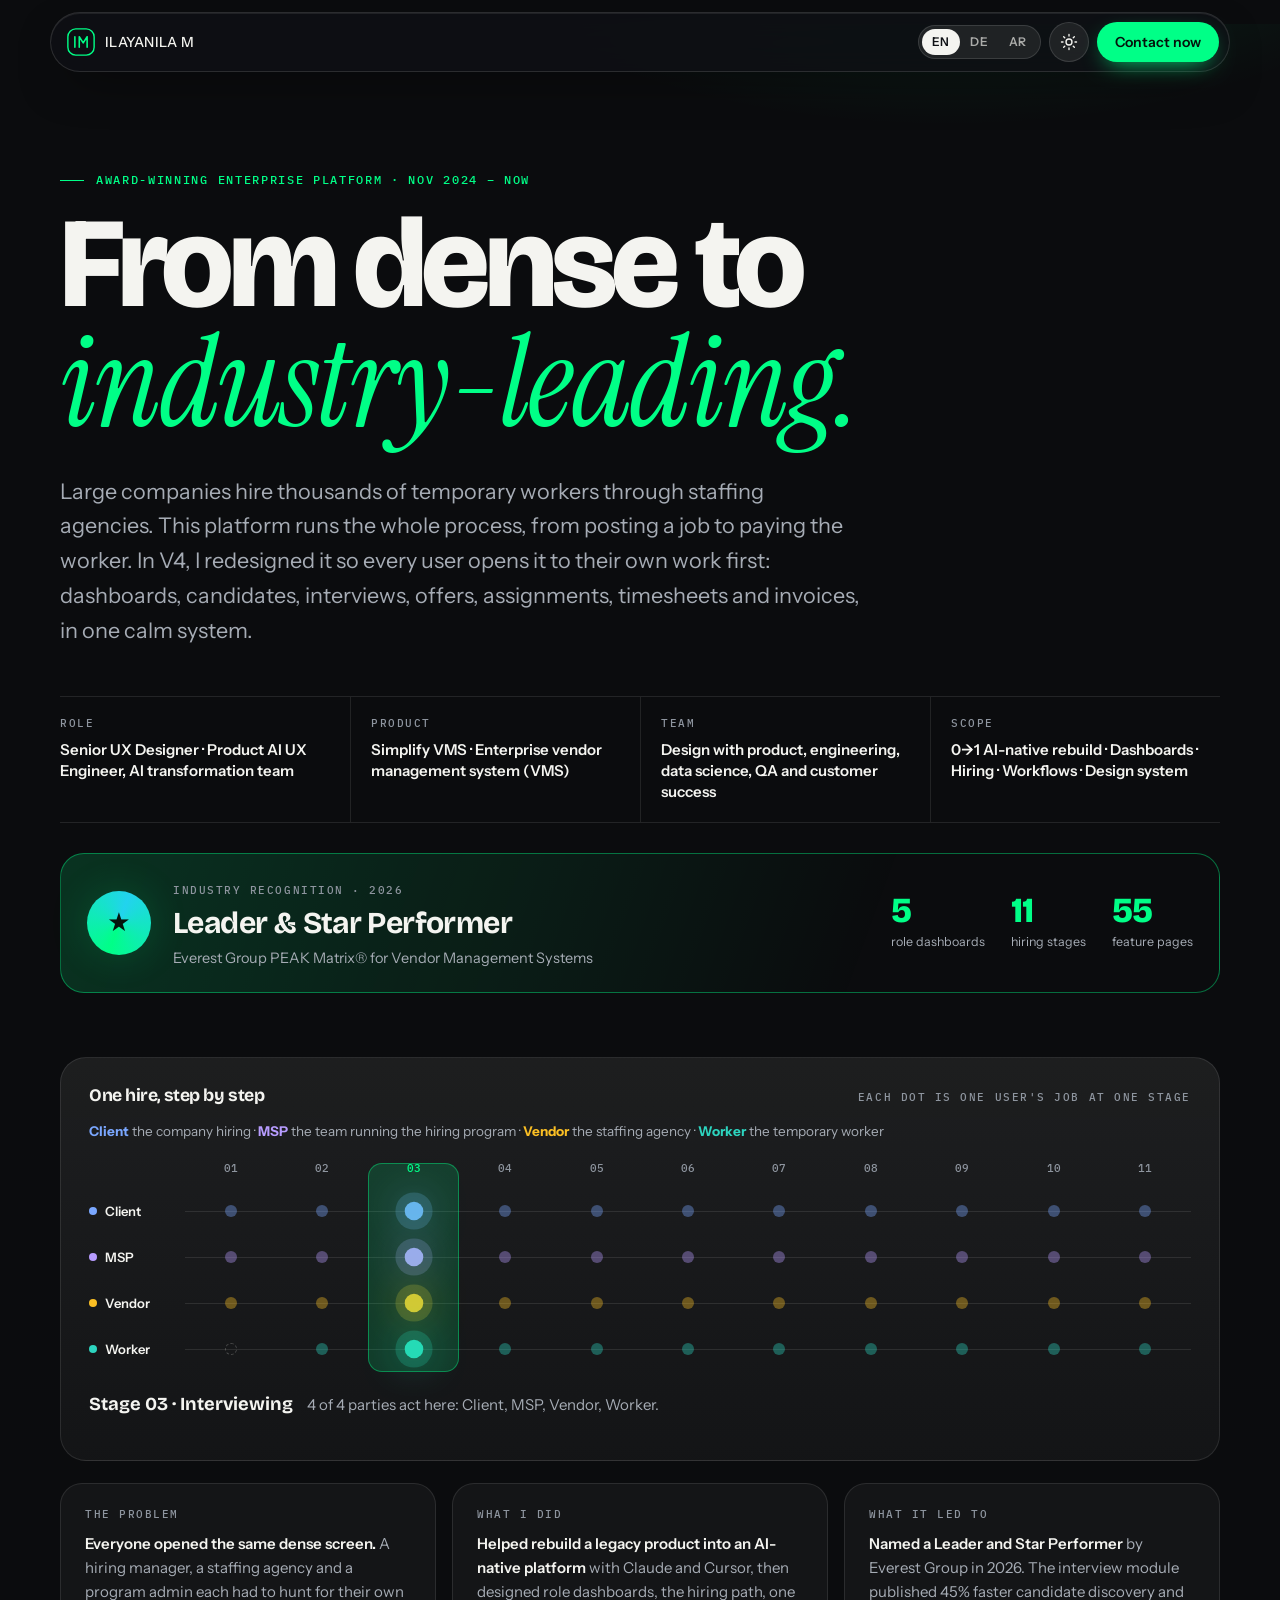
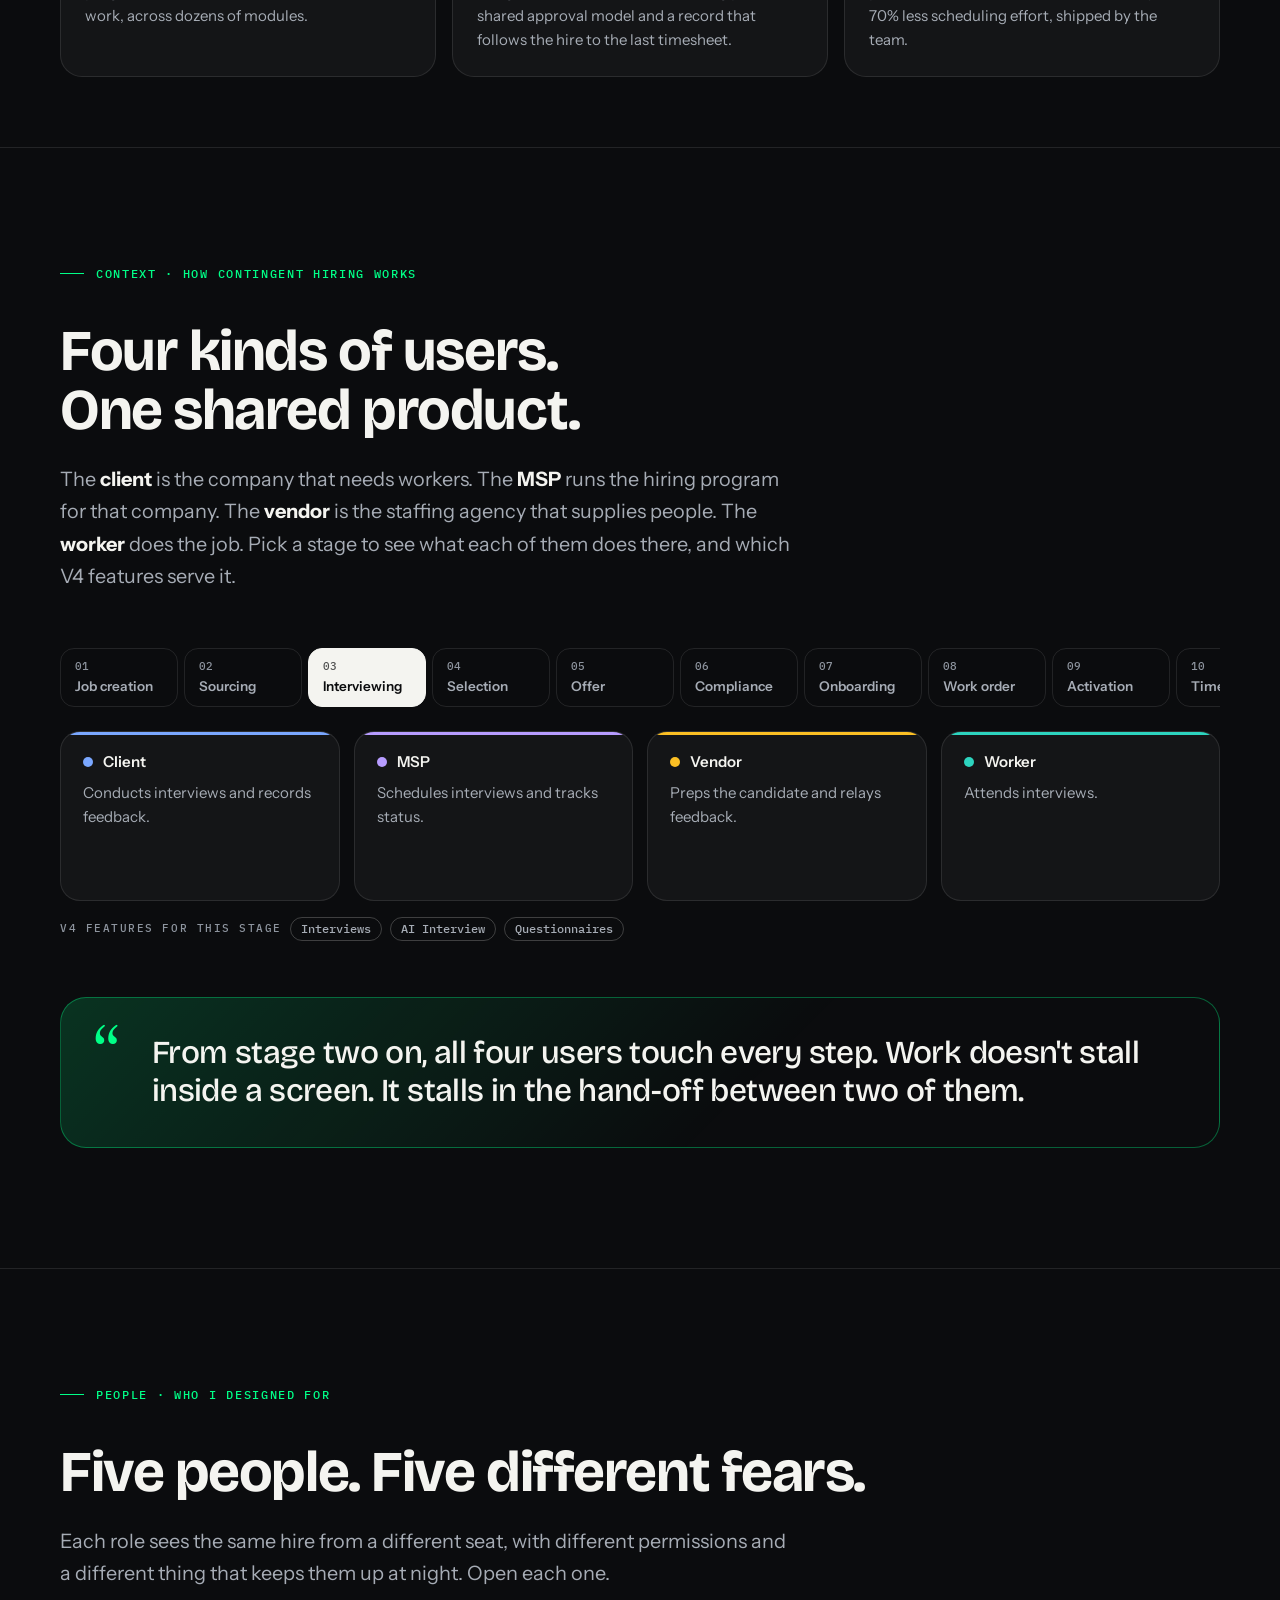
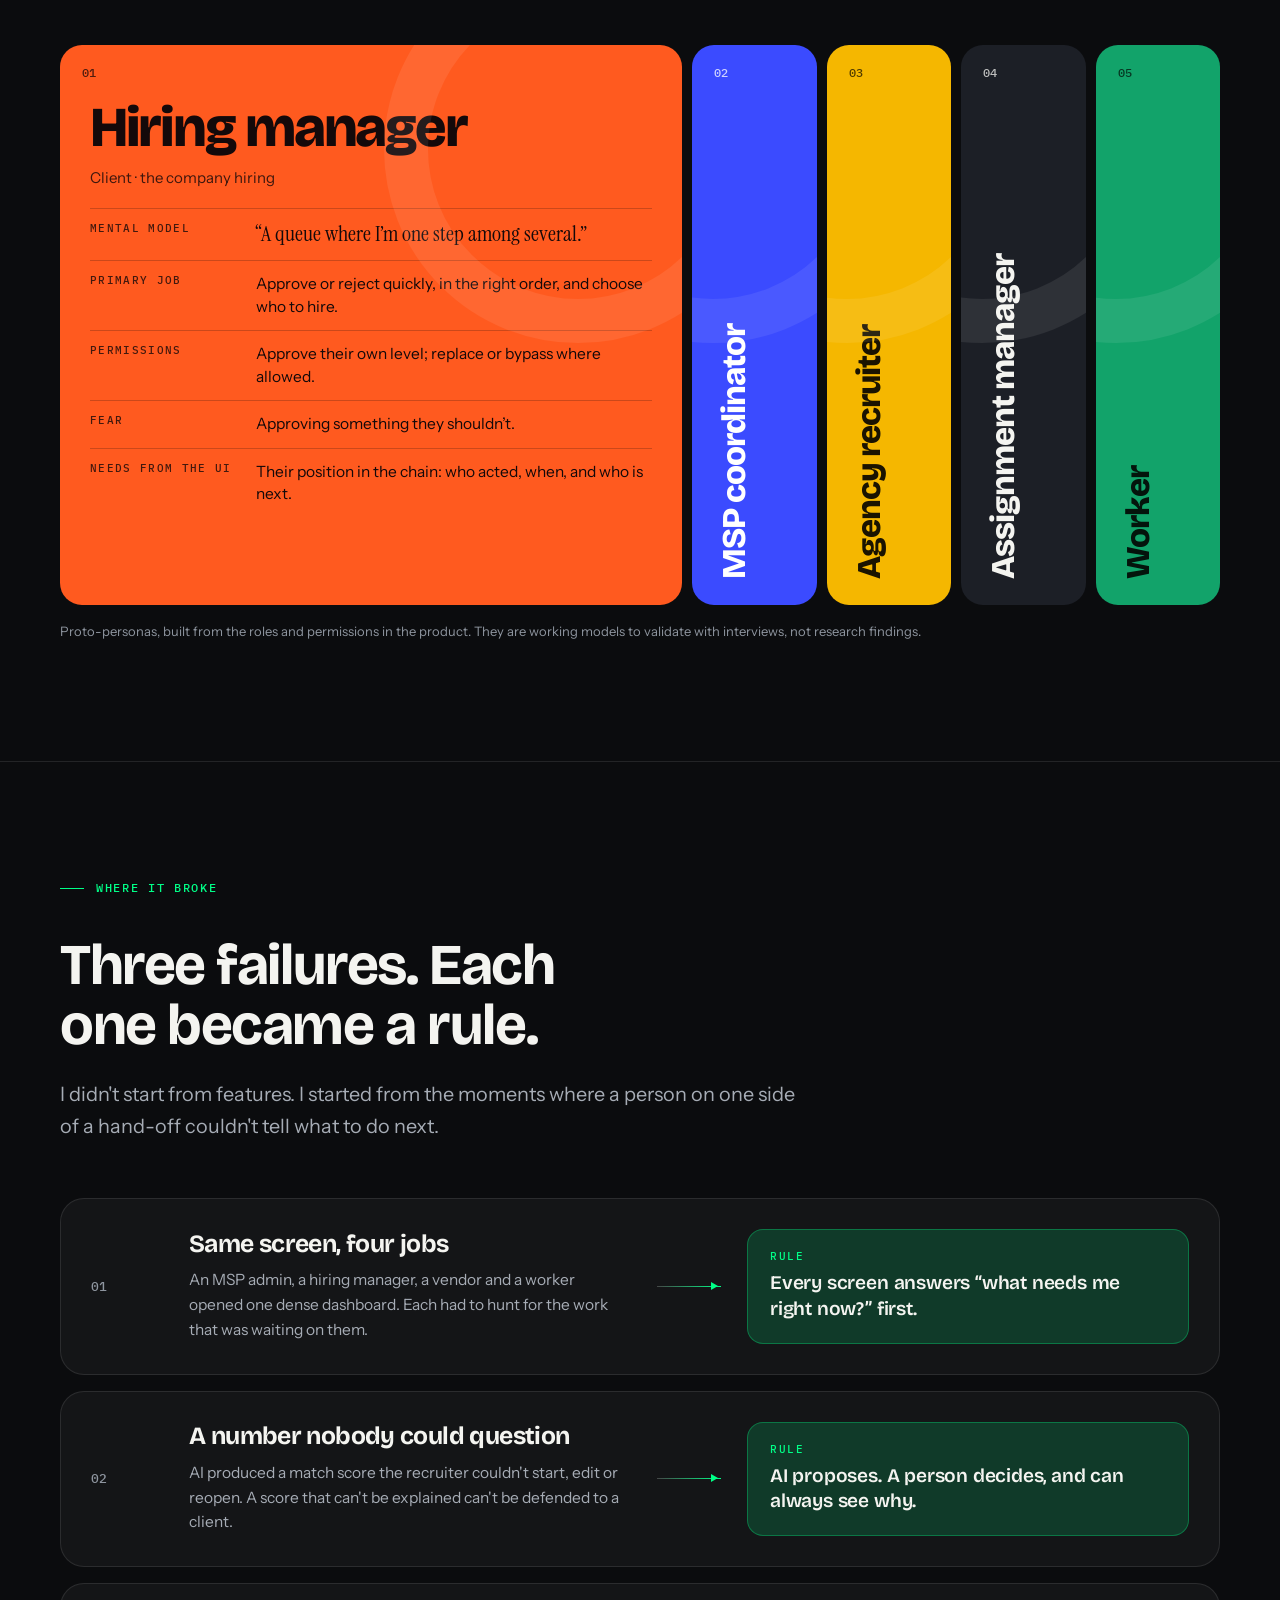
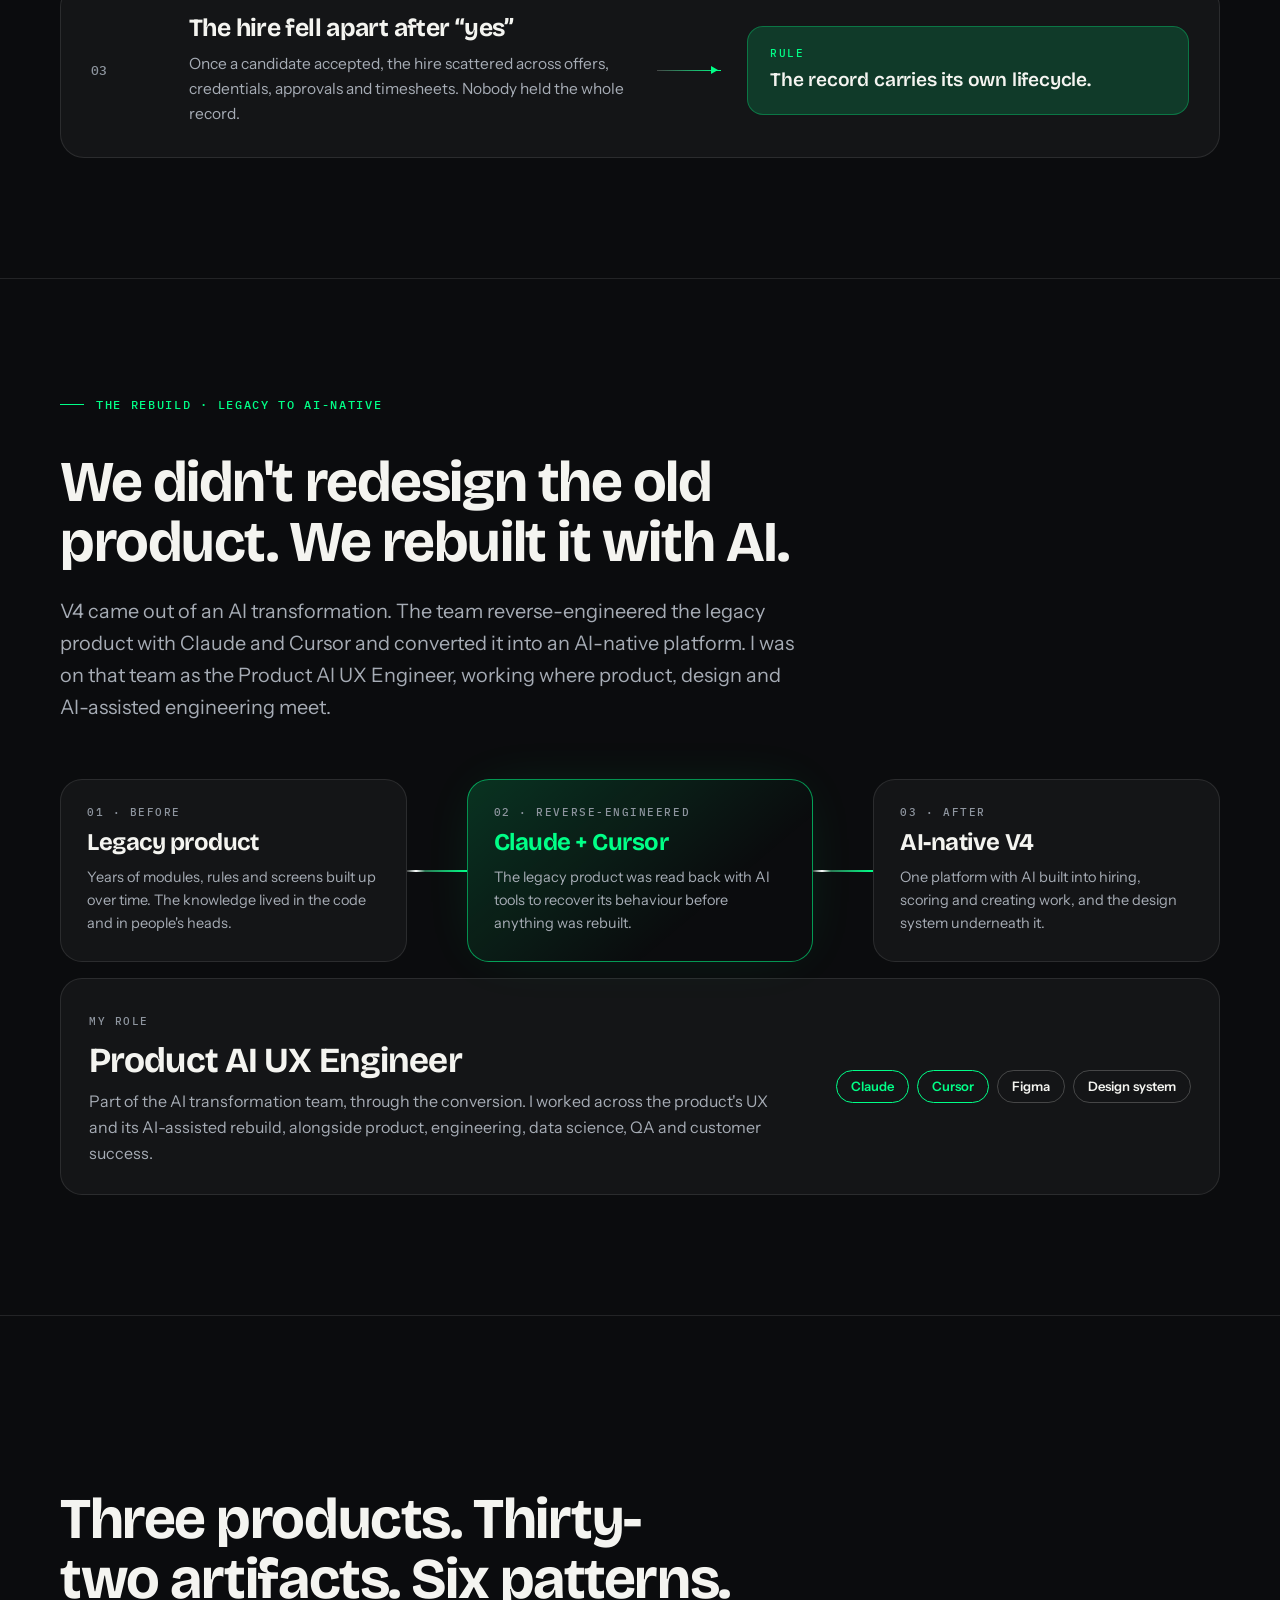
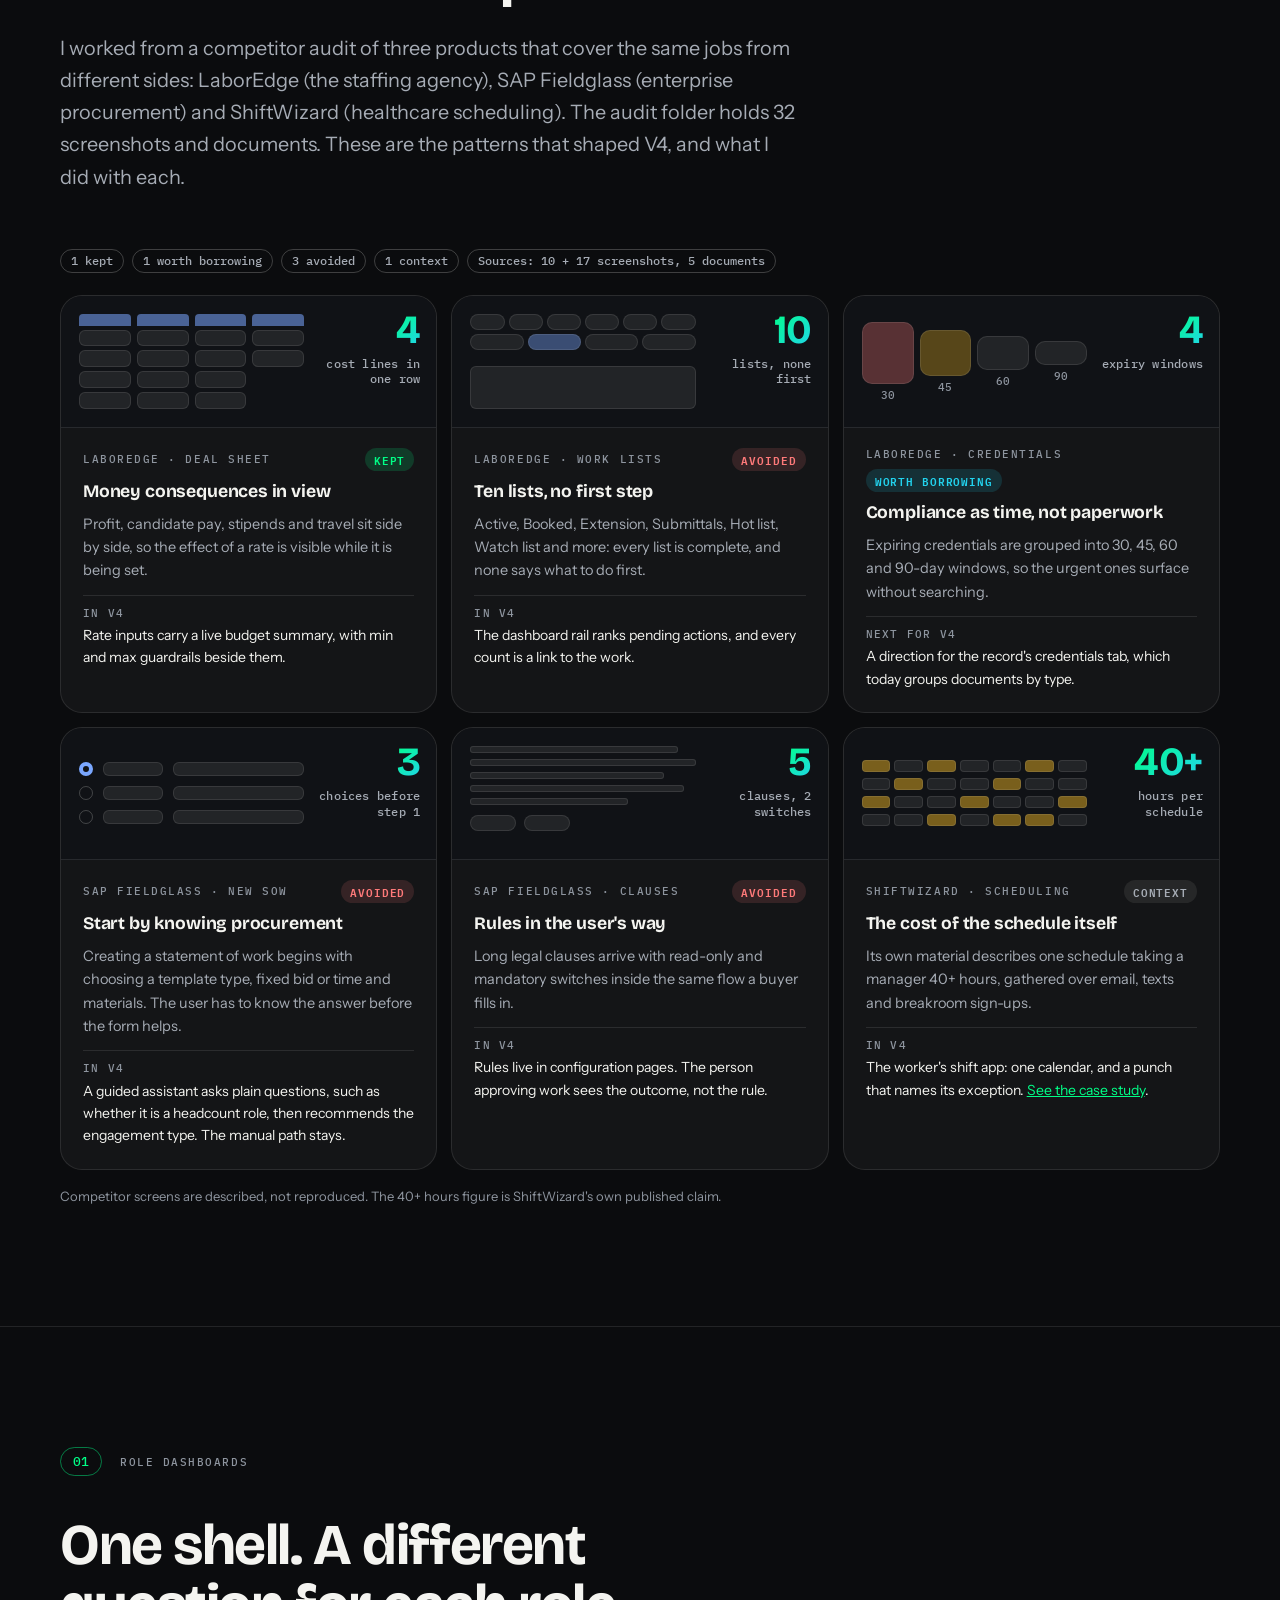
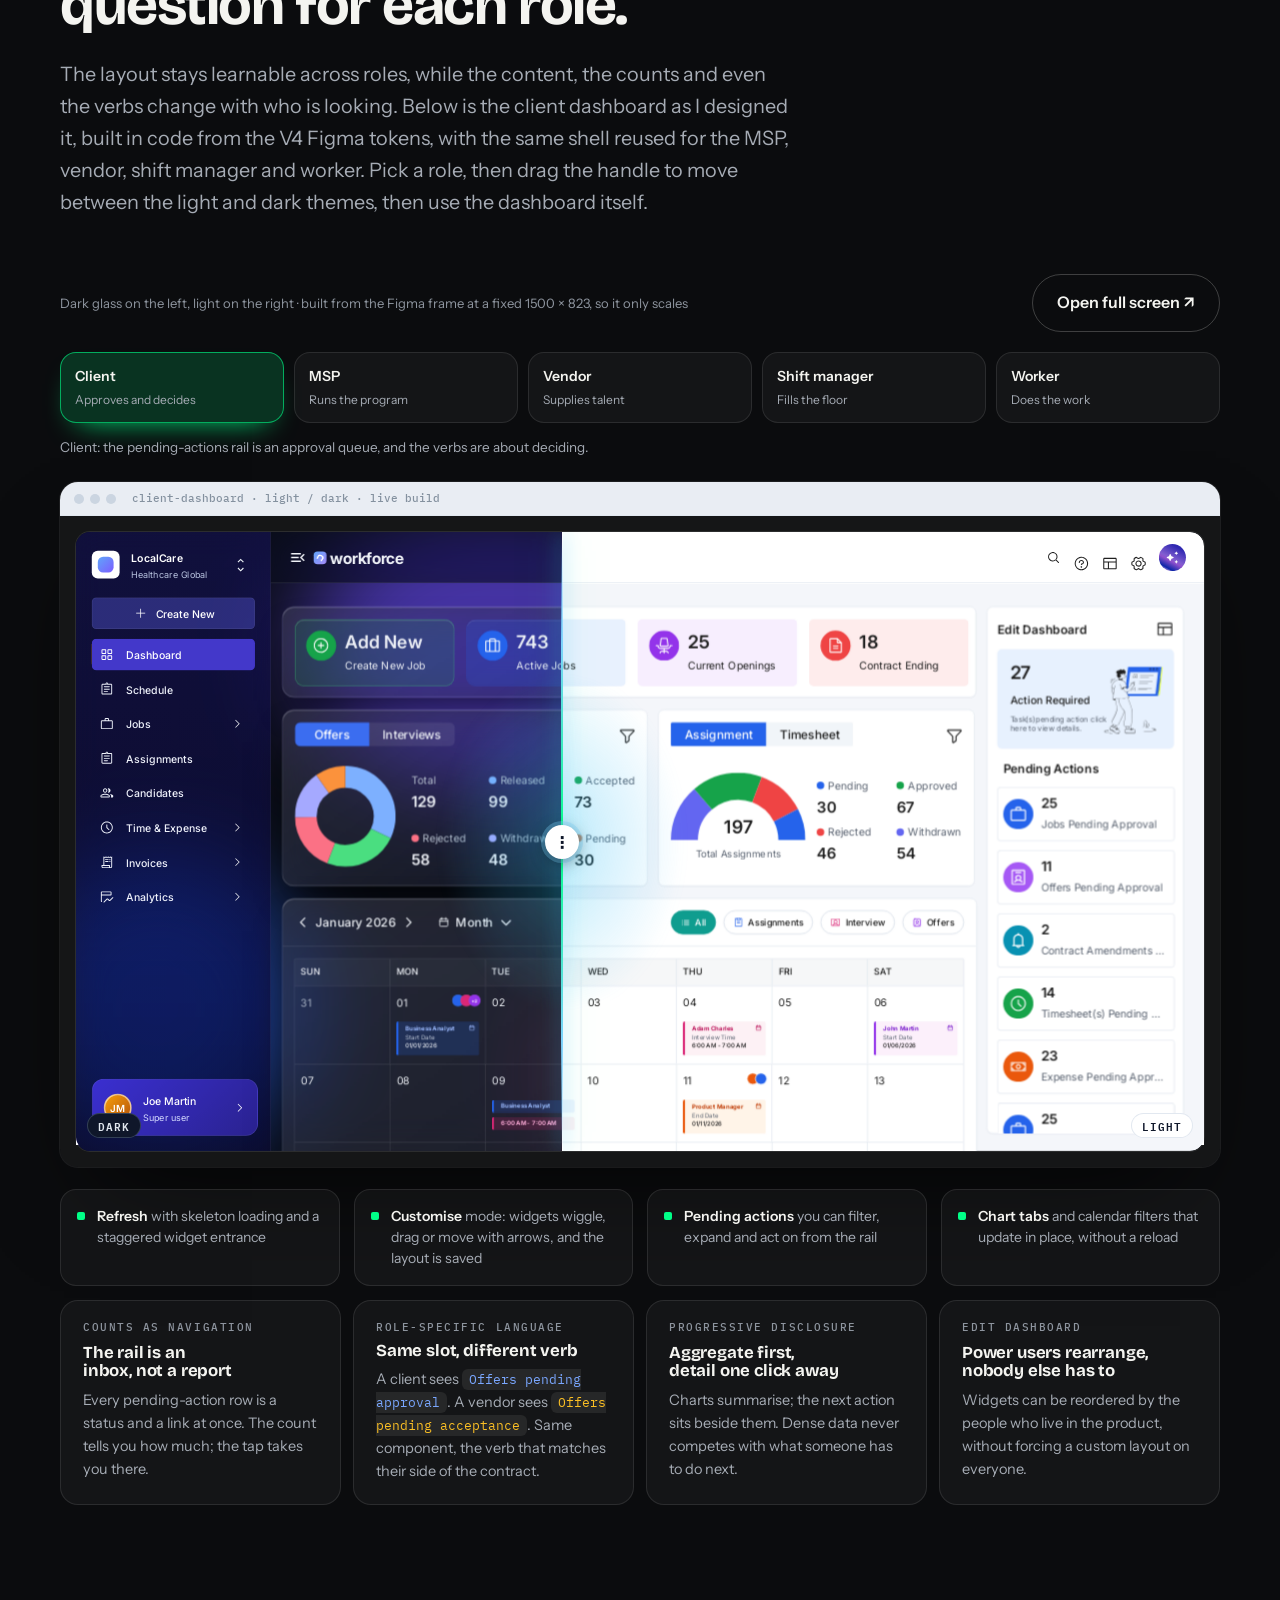
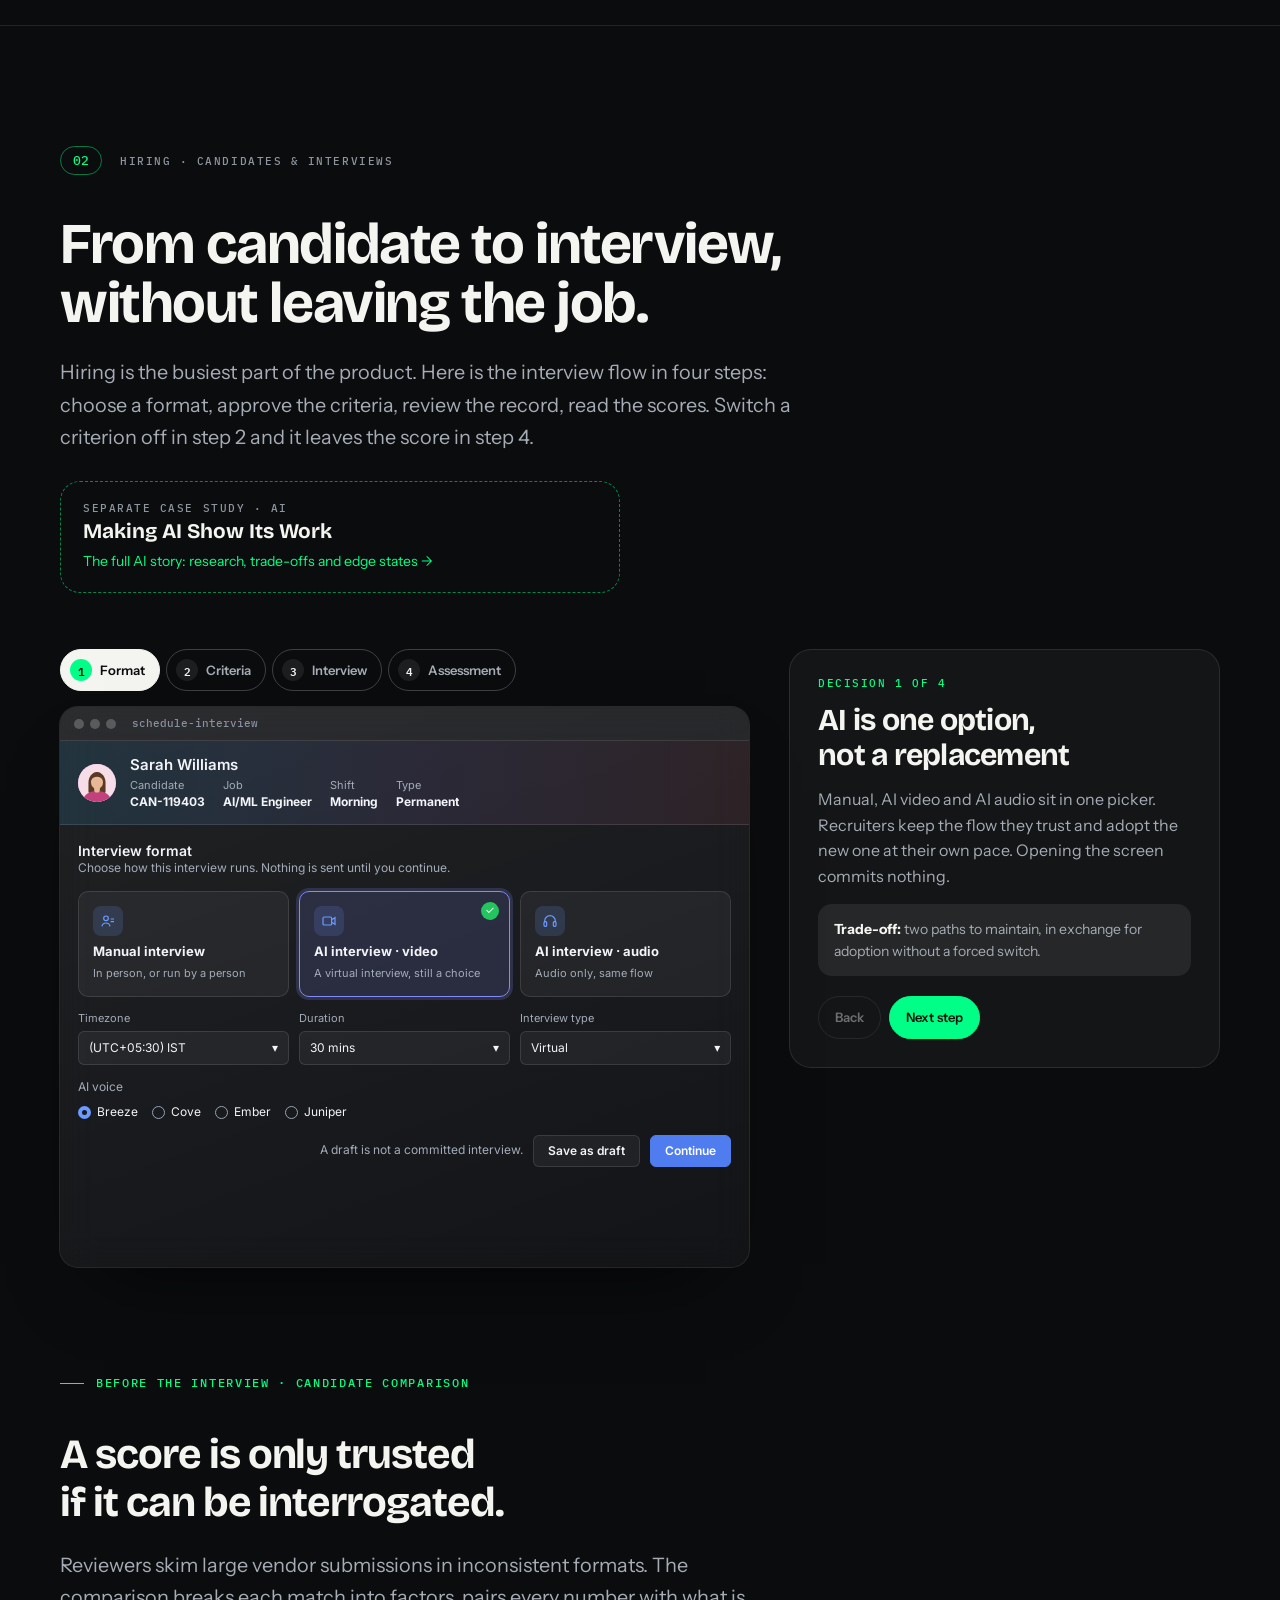
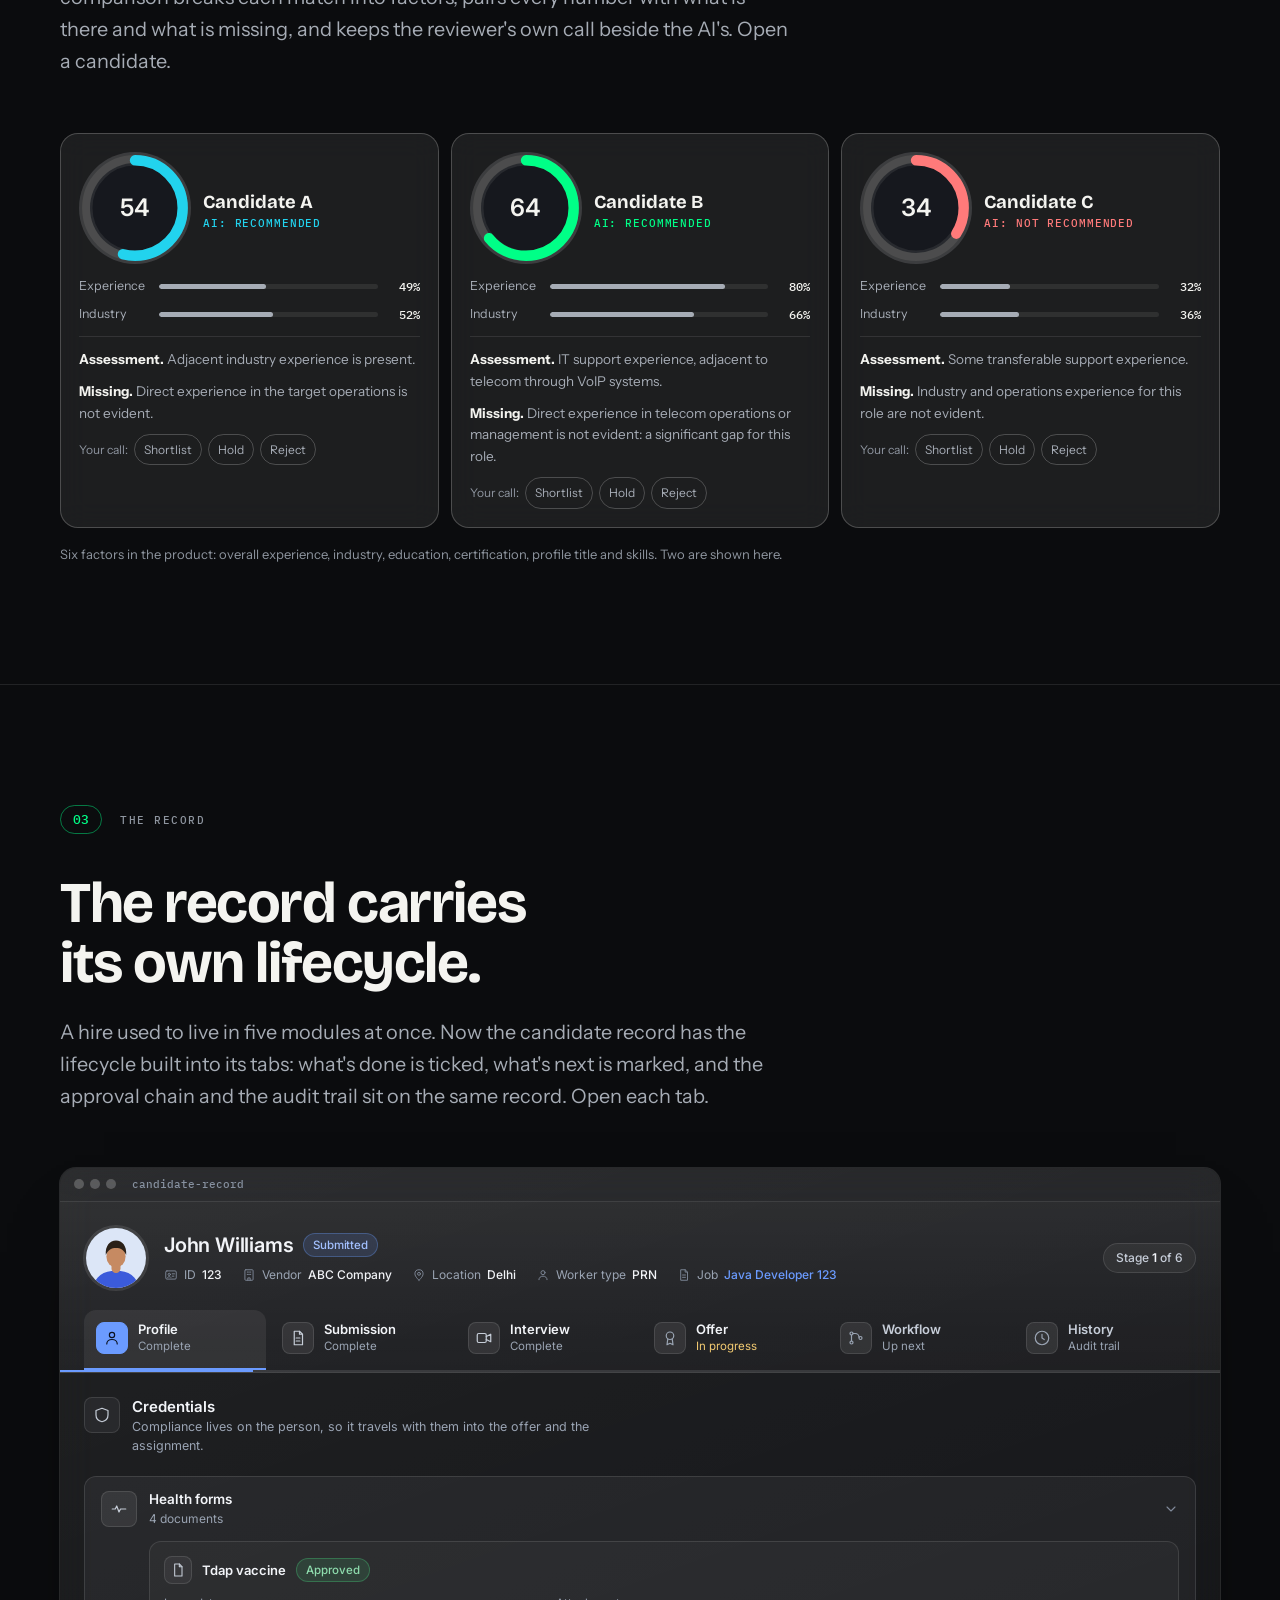
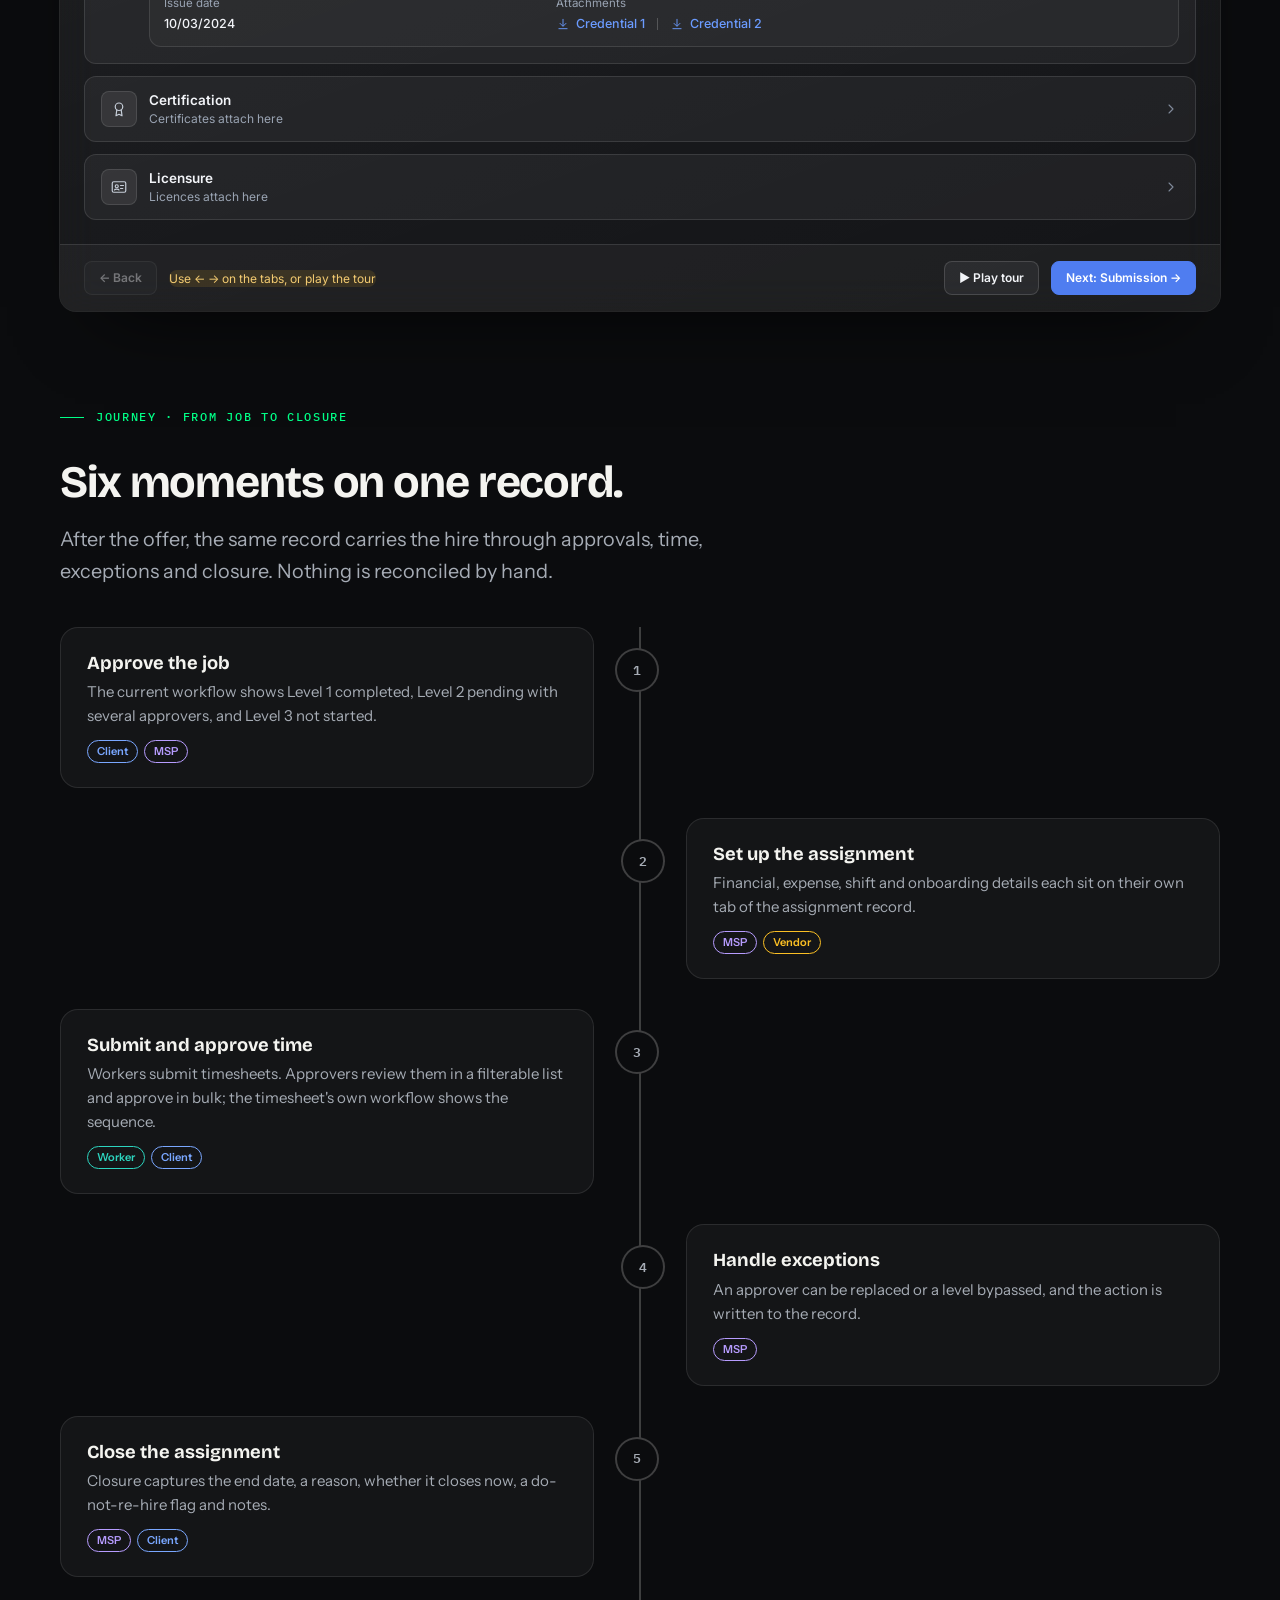
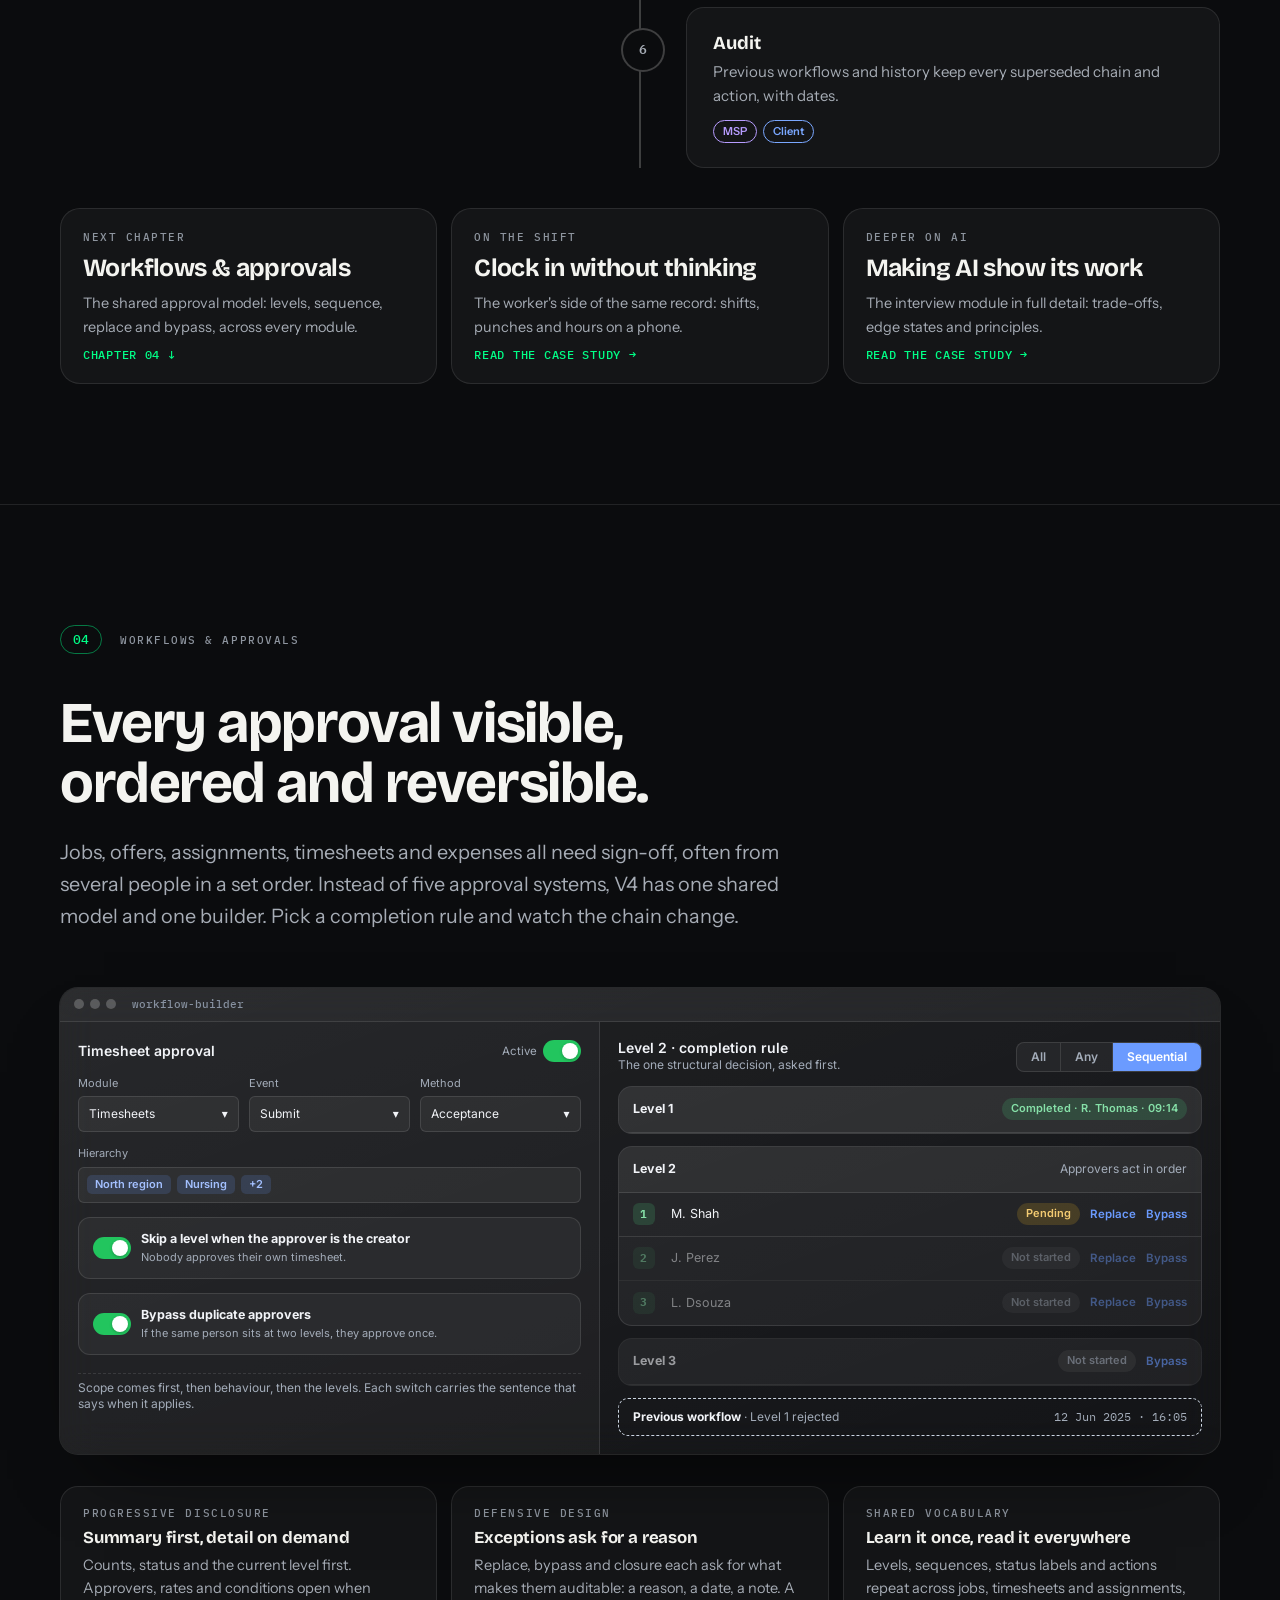
<file: transactions-approvals.html>
<!DOCTYPE html>
<html lang="en"><head><meta charset="utf-8"><meta name="viewport" content="width=device-width, initial-scale=1">
<title>Workflows &amp; approvals | Case study</title>
<meta http-equiv="refresh" content="0; url=./contingent-workforce.html#workflows">
<link rel="canonical" href="./contingent-workforce.html#workflows">
<style>body{margin:0;background:#0B0C0E;color:#F4F4F0;font:16px system-ui,sans-serif;display:grid;place-items:center;min-height:100vh}a{color:#00FF87}</style>
</head><body><p>This case study is now part of the platform case study. <a href="./contingent-workforce.html#workflows">Open the Workflows chapter</a>.</p>
<script>location.replace('./contingent-workforce.html#workflows')</script></body></html>
</file>
<file: shell.css>
/* ===== Shared site shell: one header, one contextual case-study bar, one theme + language system ===== */
@view-transition { navigation: auto; }
::view-transition-old(root), ::view-transition-new(root) { animation-duration: .38s; animation-timing-function: cubic-bezier(.22,1,.36,1); }
::view-transition-group(sh-head) { animation-duration: 0s; }
html.sh-theming::view-transition-old(root), html.sh-theming::view-transition-new(root) { animation: none; mix-blend-mode: normal; }
html.sh-theming::view-transition-old(root) { z-index: 1; }
html.sh-theming::view-transition-new(root) { z-index: 2; }

:root, html[data-theme="dark"] {
  --sh-bg: rgba(14,16,20,.86); --sh-bg-solid: #0e1014; --sh-ink: #f4f4f0; --sh-dim: rgba(244,244,240,.66);
  --sh-line: rgba(244,244,240,.13); --sh-hover: rgba(244,244,240,.08); --sh-acc: #00ff87; --sh-acc-ink: #04130b;
  --sh-shadow: 0 18px 50px -20px rgba(0,0,0,.7), inset 0 1px 0 rgba(255,255,255,.08);
}
html[data-theme="light"] {
  --sh-bg: rgba(255,255,255,.9); --sh-bg-solid: #ffffff; --sh-ink: #14161c; --sh-dim: rgba(20,22,28,.7);
  --sh-line: rgba(20,22,28,.14); --sh-hover: rgba(20,22,28,.06); --sh-acc: #046338; --sh-acc-ink: #ffffff;
  --sh-shadow: 0 14px 40px -20px rgba(20,22,28,.35), inset 0 1px 0 rgba(255,255,255,.9);
}

/* old per-page headers are replaced */
header.nav:not(.sh), header.site-nav, body > nav:not(.sh-sub) { display: none !important; }
body > header.nav:not(.sh) + .sh-keep { display: block; }

.sh, .sh * { box-sizing: border-box; }
.sh { position: fixed; z-index: 9000; top: 12px; left: 50%; transform: translateX(-50%); width: min(1180px, calc(100% - 24px)); height: 60px;
  display: flex; align-items: center; gap: 16px; padding: 0 10px 0 16px; border-radius: 999px; color: var(--sh-ink);
  background: var(--sh-bg); border: 1px solid var(--sh-line); box-shadow: var(--sh-shadow);
  -webkit-backdrop-filter: blur(20px) saturate(160%); backdrop-filter: blur(20px) saturate(160%);
  font: 500 14px/1 "Instrument Sans", system-ui, sans-serif; view-transition-name: sh-head;
  transition: background-color .45s, border-color .45s, color .45s, box-shadow .45s; }
.sh a, .sh button { font: inherit; color: inherit; text-decoration: none; }
.sh-logo { display: inline-flex; align-items: center; gap: 10px; font: 700 15px/1 "Bricolage Grotesque", system-ui, sans-serif; letter-spacing: .02em; white-space: nowrap; border-radius: 10px; padding: 4px 4px 4px 0; }
.sh-logo svg { color: var(--sh-acc); transition: transform .5s cubic-bezier(.22,1,.36,1); }
.sh-logo:hover svg { transform: rotate(-8deg) scale(1.08); }
.sh-nav { display: flex; align-items: center; gap: 2px; margin: 0 auto; }
.sh .sh-nav a { position: relative; padding: 10px 14px; border-radius: 999px; color: var(--sh-dim); transition: color .25s, background-color .25s; }
.sh .sh-nav a:hover { color: var(--sh-ink); background: var(--sh-hover); }
.sh .sh-nav a[aria-current="true"] { color: var(--sh-ink); background: var(--sh-hover); }
.sh .sh-nav a[aria-current="true"]::after { content: ""; position: absolute; left: 50%; bottom: 4px; width: 14px; height: 2px; margin-left: -7px; border-radius: 2px; background: var(--sh-acc); }
.sh-tools { display: flex; align-items: center; gap: 8px; margin-left: auto; }
.sh-nav + .sh-tools { margin-left: 0; }
.sh-lang { display: inline-flex; padding: 3px; border-radius: 999px; background: var(--sh-hover); border: 1px solid var(--sh-line); }
.sh-lang button { border: 0; background: transparent; padding: 7px 10px; border-radius: 999px; font-size: 12px; font-weight: 600; letter-spacing: .06em; color: var(--sh-dim); cursor: pointer; transition: background-color .3s, color .3s; }
.sh-lang button:hover { color: var(--sh-ink); }
.sh-lang button[aria-checked="true"] { background: var(--sh-ink); color: var(--sh-bg-solid); }
.sh .sh-icon { width: 40px; height: 40px; display: grid; place-items: center; border-radius: 50%; border: 1px solid var(--sh-line); background: var(--sh-hover); cursor: pointer; color: var(--sh-ink); transition: background-color .3s, transform .3s; position: relative; overflow: hidden; }
.sh-icon:hover { transform: rotate(14deg); }
.sh-icon svg { position: absolute; transition: transform .55s cubic-bezier(.22,1,.36,1), opacity .35s; }
html:not([data-theme="light"]) .sh-icon .sh-sun { transform: translateY(0) rotate(0); opacity: 1; }
html:not([data-theme="light"]) .sh-icon .sh-moon { transform: translateY(120%) rotate(60deg); opacity: 0; }
html[data-theme="light"] .sh-icon .sh-sun { transform: translateY(-120%) rotate(-60deg); opacity: 0; }
html[data-theme="light"] .sh-icon .sh-moon { transform: translateY(0) rotate(0); opacity: 1; }
.sh .sh-cta { display: inline-flex; align-items: center; gap: 8px; height: 40px; padding: 0 18px; border-radius: 999px; border: 0; cursor: pointer; font-weight: 600; background: var(--sh-acc); color: var(--sh-acc-ink); white-space: nowrap; transition: transform .3s cubic-bezier(.22,1,.36,1), box-shadow .3s; box-shadow: 0 8px 24px -10px var(--sh-acc); }
.sh .sh-cta:hover { transform: translateY(-2px); box-shadow: 0 14px 28px -10px var(--sh-acc); }
.sh-menu { display: none; width: 40px; height: 40px; border-radius: 50%; border: 1px solid var(--sh-line); background: var(--sh-hover); cursor: pointer; place-items: center; }
.sh-menu span, .sh-menu span::before { display: block; width: 16px; height: 2px; background: var(--sh-ink); border-radius: 2px; position: relative; transition: transform .3s; }
.sh-menu span::before { content: ""; position: absolute; top: 5px; }
.sh.open .sh-menu span { transform: translateY(2.5px) rotate(45deg); }
.sh.open .sh-menu span::before { transform: translateY(-5px) rotate(-90deg); top: 5px; }
.sh :focus-visible { outline: 2px solid var(--sh-acc); outline-offset: 2px; }
.sh-drawer { display: none; }

/* contextual case-study bar: docks under the header after the hero */
.sh-sub { position: fixed; z-index: 8990; top: 80px; left: 50%; width: min(980px, calc(100% - 24px)); transform: translate(-50%, -14px); opacity: 0; pointer-events: none;
  display: flex; align-items: center; gap: 6px; padding: 6px 8px 8px; border-radius: 18px; color: var(--sh-ink); background: var(--sh-bg); border: 1px solid var(--sh-line); box-shadow: var(--sh-shadow); overflow: hidden;
  -webkit-backdrop-filter: blur(18px) saturate(150%); backdrop-filter: blur(18px) saturate(150%); font: 500 13px/1 "Instrument Sans", system-ui, sans-serif;
  transition: transform .5s cubic-bezier(.22,1,.36,1), opacity .35s, background-color .45s, border-color .45s; }
.sh-sub.show { transform: translate(-50%, 0); opacity: 1; pointer-events: auto; }
.sh-sub .sh-back { flex: none; display: inline-flex; align-items: center; gap: 6px; padding: 8px 12px; border-radius: 12px; color: var(--sh-dim); text-decoration: none; border-right: 1px solid var(--sh-line); border-radius: 12px 0 0 12px; margin-right: 4px; }
.sh-sub .sh-back:hover { color: var(--sh-ink); }
.sh-sub .sh-pills { display: flex; gap: 2px; overflow-x: auto; scrollbar-width: none; flex: 1; min-width: 0; }
.sh-sub .sh-pills::-webkit-scrollbar { display: none; }
.sh-sub .sh-pills a { flex: none; padding: 8px 12px; border-radius: 10px; color: var(--sh-dim); text-decoration: none; white-space: nowrap; transition: color .25s, background-color .25s; }
.sh-sub .sh-pills a:hover { color: var(--sh-ink); background: var(--sh-hover); }
.sh-sub .sh-pills a[aria-current="true"] { color: var(--sh-ink); background: var(--sh-hover); box-shadow: inset 0 -2px 0 var(--sh-acc); }
.sh-sub .sh-bar { position: absolute; left: 0; bottom: 0; height: 2px; width: 100%; background: var(--sh-acc); transform-origin: 0 50%; transform: scaleX(var(--sh-p, 0)); }
.sh-sub :focus-visible { outline: 2px solid var(--sh-acc); outline-offset: -2px; }
.sh-pad { display: block; }
.sh-toast { position: fixed; z-index: 9100; left: 50%; bottom: 24px; transform: translate(-50%, 20px); opacity: 0; padding: 12px 18px; border-radius: 14px; font: 500 13px/1.4 "Instrument Sans", system-ui, sans-serif; color: var(--sh-ink); background: var(--sh-bg-solid); border: 1px solid var(--sh-line); box-shadow: var(--sh-shadow); transition: transform .5s cubic-bezier(.22,1,.36,1), opacity .4s; }
.sh-toast.show { transform: translate(-50%, 0); opacity: 1; }

/* smooth theme fade for everything (fallback when View Transitions are unavailable) */
html.sh-fade, html.sh-fade *, html.sh-fade *::before, html.sh-fade *::after { transition: background-color .5s ease, color .5s ease, border-color .5s ease, fill .5s ease, stroke .5s ease, box-shadow .5s ease !important; }

@media (max-width: 980px) {
  .sh { gap: 8px; padding-right: 8px; }
  .sh-nav, .sh-lang.tools { display: none; }
  .sh-menu { display: grid; }
  .sh-tools { gap: 6px; }
  .sh-drawer { display: block; position: fixed; z-index: 8995; top: 80px; left: 50%; width: min(520px, calc(100% - 24px)); transform: translate(-50%, -10px); opacity: 0; pointer-events: none; padding: 10px; border-radius: 22px; background: var(--sh-bg-solid); border: 1px solid var(--sh-line); box-shadow: var(--sh-shadow); transition: transform .45s cubic-bezier(.22,1,.36,1), opacity .3s, background-color .45s; font: 500 16px/1 "Instrument Sans", system-ui, sans-serif; color: var(--sh-ink); }
  .sh.open ~ .sh-drawer { transform: translate(-50%, 0); opacity: 1; pointer-events: auto; }
  .sh-drawer a { display: block; padding: 15px 16px; border-radius: 14px; color: var(--sh-ink); text-decoration: none; }
  .sh-drawer a:hover, .sh-drawer a[aria-current="true"] { background: var(--sh-hover); }
  .sh-drawer .sh-lang { margin: 8px 6px 6px; display: inline-flex; }
  .sh-sub { top: 80px; }
}
@media (max-width: 520px) {
  .sh-logo span { display: none; }
  .sh-cta { padding: 0 14px; }
}
@media (prefers-reduced-motion: reduce) { .sh, .sh *, .sh-sub, .sh-drawer, .sh-toast { transition: none !important; } ::view-transition-group(*), ::view-transition-old(*), ::view-transition-new(*) { animation: none !important; } }
html.sh-on,html.sh-on body{overflow-x:clip}
html.sh-detail .sh .sh-nav { display: none; }
html.sh-detail .sh-logo { margin-right: auto; }

/* ===== case-study dock: bottom, floating, numbered steps (overrides the top bar) ===== */
.sh-sub { top: auto; bottom: max(18px, env(safe-area-inset-bottom)); width: auto; max-width: min(760px, calc(100% - 24px)); transform: translate(-50%, 24px) scale(.96); gap: 4px; padding: 6px; border-radius: 999px; overflow: visible; }
.sh-sub.show { transform: translate(-50%, 0) scale(1); }
.sh-sub .sh-back { width: 40px; height: 40px; padding: 0; justify-content: center; border: 0; border-radius: 50%; margin: 0 2px 0 0; background: var(--sh-hover); font-size: 0; gap: 0; }
.sh-sub .sh-back span { font-size: 16px; }
.sh-sub .sh-back::after { content: attr(data-l); }
.sh-sub .sh-pills { gap: 2px; overflow: visible; flex: none; }
.sh-sub .sh-pills a { display: inline-flex; align-items: center; gap: 0; height: 40px; padding: 0 12px; border-radius: 999px; box-shadow: none !important; font-size: 13px; font-weight: 600; transition: background-color .3s, color .3s, padding .4s cubic-bezier(.22,1,.36,1); }
.sh-sub .sh-pills a b { font: 500 11px/1 "IBM Plex Mono", ui-monospace, monospace; letter-spacing: .04em; opacity: .8; }
.sh-sub .sh-pills a span { display: inline-block; max-width: 0; overflow: hidden; opacity: 0; white-space: nowrap; transition: max-width .45s cubic-bezier(.22,1,.36,1), opacity .3s, margin .4s; }
.sh-sub .sh-pills a:hover span, .sh-sub .sh-pills a:focus-visible span, .sh-sub .sh-pills a[aria-current="true"] span { max-width: 180px; opacity: 1; margin-left: 8px; }
.sh-sub .sh-pills a[aria-current="true"] { background: var(--sh-acc); color: var(--sh-acc-ink); padding: 0 16px; }
.sh-sub .sh-pills a[aria-current="true"] b { opacity: 1; }
.sh-sub .sh-bar { left: 22px; right: 22px; width: auto; bottom: -1px; height: 2px; border-radius: 2px; opacity: .9; }
.sh-sub :focus-visible { outline-offset: 2px; }
@media (max-width: 640px) {
  .sh-sub { max-width: calc(100% - 16px); }
  .sh-sub .sh-pills { overflow-x: auto; flex: 1; min-width: 0; scrollbar-width: none; }
  .sh-sub .sh-pills a { padding: 0 11px; }
  .sh-sub .sh-pills a:hover span { max-width: 0; opacity: 0; margin: 0; }
  .sh-sub .sh-pills a[aria-current="true"] span { max-width: 130px; }
}
.sh-sub { background: color-mix(in srgb, var(--sh-bg-solid) 93%, transparent); box-shadow: 0 18px 44px -14px rgba(0,0,0,.45), var(--sh-shadow); }

/* ---- light theme polish shared by every page: no grid, no grain, soft elevated cards ---- */
html[data-theme="light"] .grain { display: none; }
html[data-theme="light"] .card { box-shadow: 0 1px 2px rgba(16, 18, 22, 0.04), 0 18px 40px -26px rgba(16, 18, 22, 0.2); border-color: rgba(16, 18, 22, 0.08); }
</file>
<file: styles.css>
:root {
  color-scheme: dark;
  --ink: #0b0c0e;
  --ink-2: #12141a;
  --snow: #f4f4f0;
  --snow-dim: rgba(244, 244, 240, 0.62);
  --em: #00ff87;
  --em-dim: rgba(0, 255, 135, 0.14);
  --line: rgba(244, 244, 240, 0.1);
  --glass: rgba(11, 12, 14, 0.62);
  --glass-strong: rgba(11, 12, 14, 0.78);
  --card: #101218;
  --grid: transparent;
  --glow: rgba(0, 255, 135, 0.09);
  --surface: rgba(244, 244, 240, 0.03);
  --chip: rgba(244, 244, 240, 0.04);
  --track: rgba(244, 244, 240, 0.08);
  --em-line: rgba(0, 255, 135, 0.4);
  --shadow: none;
  --radius: 22px;
  --ease: cubic-bezier(0.22, 1, 0.36, 1);
  --gutter: clamp(20px, 5vw, 72px);
  --s-1: 8px;
  --s-2: 16px;
  --s-3: 24px;
  --s-4: 32px;
  --s-5: 48px;
  --s-6: 64px;
  --s-7: 96px;
  --fs-label: 12px;
  --fs-body: 16px;
  --fs-lead: 18px;
  --fs-h3: 1.375rem;
  --h2: clamp(2rem, 3.4vw, 2.75rem);
  --display: clamp(2.25rem, 4.6vw, 3.75rem);
  --lh-body: 1.55;
  --lh-tight: 1.15;
}

html[data-theme="light"] {
  color-scheme: light;
  --wash: rgba(124, 92, 255, 0.11);
  --ink: #f9f9f6;
  --ink-2: #ffffff;
  --snow: #14161c;
  --snow-dim: rgba(20, 22, 28, 0.78);
  --em: #046338;
  --em-dim: rgba(4, 99, 56, 0.1);
  --line: rgba(20, 22, 28, 0.1);
  --glass: rgba(255, 255, 255, 0.88);
  --glass-strong: #ffffff;
  --card: #ffffff;
  --surface: #ffffff;
  --chip: #ffffff;
  --track: rgba(20, 22, 28, 0.07);
  --em-line: rgba(4, 99, 56, 0.45);
  --shadow: 0 1px 2px rgba(20, 22, 28, 0.04), 0 18px 40px -22px rgba(20, 22, 28, 0.2);
  --grid: transparent;
  --glow: rgba(14, 150, 96, 0.17);
}

*,
*::before,
*::after {
  box-sizing: border-box;
}

html,
body {
  margin: 0;
  padding: 0;
  background: var(--ink);
  color: var(--snow);
  overflow-x: hidden;
  max-width: 100%;
}

html.lenis,
html.lenis body {
  height: auto;
}

body {
  font-family: "Instrument Sans", system-ui, sans-serif;
  font-size: var(--fs-body);
  line-height: var(--lh-body);
  letter-spacing: -0.018em;
  background-image:
    radial-gradient(ellipse 70% 42% at 70% -8%, var(--glow), transparent 52%),
    radial-gradient(ellipse 40% 30% at 0% 20%, var(--wash, rgba(124, 140, 255, 0.06)), transparent 50%);
}

body.modal-open {
  overflow: hidden;
}

body.modal-open .availability {
  opacity: 0;
  pointer-events: none;
}

img,
video,
svg {
  max-width: 100%;
  display: block;
}

a:focus-visible,
button:focus-visible,
summary:focus-visible,
.filter-chip:focus-visible,
.skill:focus-visible {
  outline: 2px solid var(--em);
  outline-offset: 3px;
}

a {
  color: inherit;
  text-decoration: none;
}

button {
  font: inherit;
  cursor: pointer;
  border: 0;
  background: none;
  color: inherit;
}

.grain {
  pointer-events: none;
  position: fixed;
  inset: 0;
  z-index: 80;
  opacity: 0.08;
  mix-blend-mode: overlay;
  background-image: url("data:image/svg+xml,%3Csvg viewBox='0 0 200 200' xmlns='http://www.w3.org/2000/svg'%3E%3Cfilter id='n'%3E%3CfeTurbulence type='fractalNoise' baseFrequency='.85' numOctaves='4' stitchTiles='stitch'/%3E%3C/filter%3E%3Crect width='100%25' height='100%25' filter='url(%23n)'/%3E%3C/svg%3E");
}

.scroll-progress {
  position: fixed;
  top: 0;
  left: 0;
  height: 2px;
  width: 0;
  z-index: 95;
  background: var(--em);
  transform-origin: 0 50%;
}

.cursor {
  position: fixed;
  z-index: 90;
  width: 10px;
  height: 10px;
  border-radius: 50%;
  background: var(--em);
  mix-blend-mode: difference;
  pointer-events: none;
  transform: translate(-50%, -50%);
  transition: width 0.25s var(--ease), height 0.25s var(--ease), opacity 0.2s;
}

.cursor.grow {
  width: 56px;
  height: 56px;
  background: transparent;
  border: 1px solid var(--em);
}

.cursor-label {
  position: fixed;
  z-index: 91;
  pointer-events: none;
  font-size: 10px;
  letter-spacing: 0.18em;
  text-transform: uppercase;
  color: var(--ink);
  background: var(--em);
  padding: 6px 10px;
  border-radius: 999px;
  opacity: 0;
  transform: translate(-50%, -140%);
  transition: opacity 0.2s var(--ease);
}

@media (pointer: coarse) {
  .cursor,
  .cursor-label {
    display: none;
  }
}

.skip {
  position: absolute;
  left: -999px;
}

.skip:focus {
  left: 16px;
  top: 16px;
  z-index: 100;
  background: var(--em);
  color: var(--ink);
  padding: 10px 14px;
}

.nav {
  position: fixed;
  top: var(--s-2);
  left: 50%;
  transform: translateX(-50%);
  z-index: 60;
  width: min(1120px, calc(100% - (var(--gutter) * 2)));
  display: flex;
  align-items: center;
  justify-content: space-between;
  gap: var(--s-2);
  padding: var(--s-1) var(--s-1) var(--s-1) var(--s-2);
  border: 1px solid var(--line);
  border-radius: 999px;
  background: var(--glass);
  backdrop-filter: blur(22px);
  transition: transform 0.4s var(--ease), opacity 0.4s;
}

.nav.hide {
  transform: translate(-50%, -120%);
  opacity: 0;
}

.logo {
  font-family: "Bricolage Grotesque", sans-serif;
  font-weight: 800;
  letter-spacing: 0.08em;
  font-size: var(--fs-label);
}

.nav-links {
  display: flex;
  gap: 6px;
}

.nav-links a,
.nav-cta {
  min-height: 44px;
  display: inline-flex;
  align-items: center;
  padding: 0 var(--s-2);
  border-radius: 999px;
  font-size: var(--fs-label);
  letter-spacing: 0.08em;
  text-transform: uppercase;
}

.nav-links a:hover,
.nav-links a:focus-visible {
  color: var(--em);
}

.nav-cta {
  background: var(--snow);
  color: var(--ink);
  font-weight: 600;
}

.theme-toggle {
  width: 44px;
  height: 44px;
  border-radius: 999px;
  border: 1px solid var(--line);
  color: var(--snow);
  background: transparent;
  display: inline-flex;
  align-items: center;
  justify-content: center;
  flex-shrink: 0;
  cursor: pointer;
}

.theme-toggle svg {
  width: 18px;
  height: 18px;
}

.lang-switch {
  display: inline-flex;
  align-items: center;
  flex-shrink: 0;
  padding: 2px;
  border: 1px solid var(--line);
  border-radius: 999px;
}

.lang-switch button {
  min-width: 44px;
  min-height: 44px;
  padding: 0 8px;
  border: 0;
  border-radius: 999px;
  background: transparent;
  color: var(--snow);
  font-family: "IBM Plex Mono", ui-monospace, monospace;
  font-size: 11px;
  letter-spacing: 0.08em;
  cursor: pointer;
}

.lang-switch button.is-on {
  background: var(--em);
  color: var(--ink);
}

.lang-switch button:focus-visible {
  outline: 2px solid var(--em);
  outline-offset: 2px;
}

html[lang="ar"] body {
  font-family: "Noto Sans Arabic", "Instrument Sans", "Geeza Pro", sans-serif;
}

html[lang="ar"] h1,
html[lang="ar"] h2,
html[lang="ar"] h3,
html[lang="ar"] .kinetic {
  font-family: "Noto Sans Arabic", "Bricolage Grotesque", sans-serif;
}

html[lang="ar"] .nav-links a,
html[lang="ar"] .nav-cta,
html[lang="ar"] .lang-switch button {
  letter-spacing: 0;
  text-transform: none;
}

html[data-theme="light"] .icon-sun,
html:not([data-theme="light"]) .icon-moon {
  display: none;
}

.nav-toggle {
  display: none;
  min-width: 44px;
  min-height: 44px;
  border: 1px solid var(--line);
  border-radius: 999px;
  flex-direction: column;
  align-items: center;
  justify-content: center;
  gap: 5px;
}

.nav-toggle span {
  display: block;
  width: 16px;
  height: 1.5px;
  background: var(--snow);
}

.availability {
  position: relative;
  z-index: 1;
  display: flex;
  align-items: center;
  gap: var(--s-1);
  width: min(1120px, calc(100% - (var(--gutter) * 2)));
  margin: 104px auto 0;
  padding: var(--s-2);
  border-radius: 18px;
  border: 1px solid var(--em-dim);
  background: var(--glass-strong);
  backdrop-filter: blur(20px);
  font-size: var(--fs-label);
  line-height: 1.4;
}

.pulse {
  width: 9px;
  height: 9px;
  border-radius: 50%;
  background: var(--em);
  box-shadow: 0 0 0 0 rgba(0, 255, 135, 0.7);
  animation: pulse 2.2s infinite;
  flex-shrink: 0;
}

@keyframes pulse {
  70% {
    box-shadow: 0 0 0 10px rgba(0, 255, 135, 0);
  }
}

main {
  width: min(1120px, calc(100% - (var(--gutter) * 2)));
  margin-inline: auto;
}

.hero {
  min-height: auto;
  padding: var(--s-6) 0;
  display: flex;
  flex-direction: column;
  align-items: flex-start;
  justify-content: flex-start;
  gap: var(--s-3);
}

.hero-meta {
  display: flex;
  flex-wrap: wrap;
  align-items: center;
  justify-content: space-between;
  gap: 16px;
}

.kicker,
.currently,
.proof-label,
.meta,
.index,
.screen-label,
.loader p {
  font-family: "IBM Plex Mono", monospace;
  font-size: var(--fs-label);
  letter-spacing: 0.12em;
  text-transform: uppercase;
  line-height: 1.5;
}

.kicker {
  display: block;
  color: var(--snow-dim);
  margin: 0;
}

.kicker i {
  color: var(--em);
  font-style: normal;
  margin: 0 var(--s-1);
}

.ticker {
  overflow: hidden;
  width: min(420px, 100%);
  mask-image: linear-gradient(90deg, transparent, #000 12%, #000 88%, transparent);
}

.ticker-track {
  display: flex;
  gap: 28px;
  width: max-content;
  animation: drift 28s linear infinite;
  font-family: "IBM Plex Mono", monospace;
  font-size: 11px;
  letter-spacing: 0.16em;
  text-transform: uppercase;
  color: var(--em);
}

@keyframes drift {
  to {
    transform: translateX(-50%);
  }
}

h1,
h2,
h3 {
  font-family: "Bricolage Grotesque", sans-serif;
  font-weight: 800;
  letter-spacing: -0.04em;
  line-height: var(--lh-tight);
  margin: 0;
}

.hero h1,
.case-hero h1,
.footer h2 {
  font-size: var(--display);
  line-height: 1.12;
  max-width: 20ch;
}

.greeting {
  font-family: "Bricolage Grotesque", sans-serif;
  font-weight: 800;
  font-size: var(--fs-h3);
  line-height: var(--lh-tight);
  margin: 0;
  letter-spacing: -0.03em;
}

.currently {
  margin: 0;
  color: var(--em);
}

.proof-label {
  margin: 0;
  color: var(--snow-dim);
}

.proof {
  display: flex;
  flex-wrap: wrap;
  gap: 8px;
}

.proof-chip {
  min-height: 40px;
  display: inline-flex;
  align-items: center;
  padding: 0 14px;
  border: 1px solid var(--line);
  border-radius: 12px;
  font-size: 13px;
  background: var(--surface);
  box-shadow: var(--shadow);
}

.work-filters {
  display: flex;
  flex-wrap: wrap;
  gap: var(--s-1);
  margin: 0 0 var(--s-4);
}

.filter-chip {
  min-height: 40px;
  padding: 0 14px;
  border-radius: 999px;
  border: 1px solid var(--line);
  background: var(--chip);
  box-shadow: var(--shadow);
  font-size: 12px;
  letter-spacing: 0.06em;
}

.filter-chip.is-on {
  background: var(--em);
  color: var(--ink);
  border-color: var(--em);
}

.em-line span {
  color: var(--em);
}

.line-mask {
  overflow: hidden;
  display: block;
}

.line-mask span {
  display: block;
  transform: translateY(110%);
  animation: rise 1.15s var(--ease) forwards;
}

.line-mask:nth-child(2) span {
  animation-delay: 0.1s;
}

.line-mask:nth-child(3) span {
  animation-delay: 0.2s;
}

.line-mask:nth-child(4) span {
  animation-delay: 0.3s;
}

@keyframes rise {
  to {
    transform: translateY(0);
  }
}

.hook {
  max-width: 40rem;
  font-size: var(--fs-lead);
  color: var(--snow-dim);
  line-height: var(--lh-body);
  margin: 0;
}

.badges {
  display: flex;
  flex-wrap: wrap;
  gap: 10px;
}

.badge {
  border: 1px solid var(--line);
  background: var(--surface);
  box-shadow: var(--shadow);
  border-radius: 999px;
  padding: 10px 14px;
  font-size: 12px;
  min-height: 44px;
  display: inline-flex;
  align-items: center;
}

.cta-row {
  display: flex;
  flex-wrap: wrap;
  gap: 12px;
}

.btn {
  min-height: 48px;
  padding: 0 22px;
  border-radius: 999px;
  display: inline-flex;
  align-items: center;
  justify-content: center;
  gap: 10px;
  font-weight: 600;
  transition: background 0.25s, color 0.25s, border-color 0.25s;
}

.btn-primary {
  background: var(--em);
  color: var(--ink);
}

.btn-ghost {
  border: 1px solid var(--line);
  background: var(--chip);
  box-shadow: var(--shadow);
}

.hero-stats {
  display: grid;
  grid-template-columns: repeat(4, minmax(0, 1fr));
  gap: var(--s-3);
  margin: 0;
  padding-top: var(--s-3);
  border-top: 1px solid var(--line);
  width: 100%;
  max-width: 100%;
}

.hero-stats div {
  min-width: 0;
}

.hero-stats dt {
  font-size: 11px;
  letter-spacing: 0.14em;
  text-transform: uppercase;
  color: var(--snow-dim);
  margin-bottom: 8px;
  overflow-wrap: anywhere;
  line-height: 1.35;
}

.hero-stats dd {
  margin: 0;
  font-family: "Bricolage Grotesque", sans-serif;
  font-size: var(--fs-h3);
  line-height: var(--lh-tight);
  letter-spacing: -0.04em;
}

.logo-rail {
  border-top: 1px solid var(--line);
  border-bottom: 1px solid var(--line);
  padding: var(--s-4) 0 var(--s-3);
}

.rail-label {
  margin: 0 0 var(--s-3);
  text-align: center;
}

.marquee {
  overflow: hidden;
  padding: 0;
  mask-image: linear-gradient(90deg, transparent, #000 6%, #000 94%, transparent);
}

.marquee-track {
  display: flex;
  width: max-content;
  animation: drift 36s linear infinite;
}

.marquee:hover .marquee-track {
  animation-play-state: paused;
}

.logo-item {
  display: flex;
  align-items: center;
  gap: var(--s-2);
  height: 72px;
  padding: 0 var(--s-5);
  border-right: 1px solid var(--line);
  color: var(--snow);
  white-space: nowrap;
}

.logo-name {
  font-family: "Bricolage Grotesque", sans-serif;
  font-weight: 800;
  font-size: 1.125rem;
  letter-spacing: -0.03em;
  line-height: 1;
}

.section {
  padding: var(--s-6) 0;
  border-top: 1px solid var(--line);
  scroll-margin-top: 112px;
}

.section-head {
  display: flex;
  flex-direction: column;
  align-items: flex-start;
  gap: var(--s-1);
  margin-bottom: var(--s-4);
}

.index {
  color: var(--em);
  margin: 0;
}

.section-head h2 {
  font-size: var(--h2);
  line-height: var(--lh-tight);
  max-width: 22ch;
}

.about-copy {
  display: flex;
  flex-direction: column;
  gap: var(--s-3);
  max-width: none;
}

#about .cta-row {
  margin-top: var(--s-4);
}

.about-copy .hook {
  max-width: none;
}

.pin-stage {
  display: grid;
  grid-template-columns: 1.15fr 0.85fr;
  gap: 48px;
  align-items: start;
}

.pin-visuals {
  position: relative;
  min-height: 72vh;
}

.visual-slide {
  position: absolute;
  inset: 0;
  opacity: 0;
  transform: translateY(24px) scale(0.985);
  pointer-events: none;
  transition: opacity 0.55s var(--ease), transform 0.55s var(--ease);
}

.visual-slide.is-active {
  opacity: 1;
  transform: none;
  pointer-events: auto;
  position: relative;
}

.visual-split {
  display: grid;
  grid-template-columns: 1fr 1fr;
  gap: 12px;
  margin-top: 12px;
}

.pin-copy .case {
  min-height: 88vh;
  display: flex;
  flex-direction: column;
  justify-content: center;
  padding: 24px 0;
}

.case h3,
.project-copy h3,
.job h3,
.skill strong,
.case-block h3,
.cred h3 {
  font-size: var(--fs-h3);
  line-height: var(--lh-tight);
  margin: 0;
}

.meta {
  color: var(--snow-dim);
  margin: 0;
}

.metrics {
  color: var(--snow-dim);
  line-height: var(--lh-body);
  font-size: var(--fs-body);
  margin: 0;
}

.pills {
  display: flex;
  flex-wrap: wrap;
  gap: var(--s-1);
  margin: 0;
}

.pill {
  font-size: 11px;
  letter-spacing: 0.08em;
  text-transform: uppercase;
  border: 1px solid var(--em-line);
  color: var(--em);
  border-radius: 999px;
  padding: 8px 12px;
}

.screen {
  position: relative;
  overflow: hidden;
  border-radius: var(--radius);
  border: 1px solid var(--line);
  background: linear-gradient(180deg, var(--ink-2), var(--ink));
  min-height: 220px;
}

.screen.lg {
  min-height: 360px;
}

.screen-label {
  position: absolute;
  top: var(--s-2);
  left: var(--s-2);
  z-index: 3;
  max-width: calc(100% - 148px);
  padding: var(--s-1) var(--s-2);
  border-radius: 999px;
  background: var(--glass-strong);
  border: 1px solid var(--line);
  backdrop-filter: blur(10px);
}

.plug {
  position: relative;
  z-index: 3;
  max-width: none;
  margin: 0 var(--s-2) var(--s-2);
  font-size: var(--fs-label);
  line-height: 1.4;
  color: var(--snow-dim);
  background: var(--glass-strong);
  border: 1px dashed var(--em);
  padding: var(--s-1) var(--s-2);
  border-radius: 12px;
}

.shot {
  position: absolute;
  inset: 0;
  width: 100%;
  height: 100%;
  object-fit: cover;
}
.project-card.featured .shot { object-position: 8% 28%; }

.screen:has(.shot) .mock,
.screen:has(.shot) .plug,
.screen:has(.shot) .preview-video {
  display: none;
}

.mock {
  padding: 56px var(--s-2) var(--s-2);
  height: auto;
}

.mock.product {
  padding-top: 56px;
}

.appbar {
  display: flex;
  justify-content: space-between;
  align-items: center;
  font-size: 12px;
  margin-bottom: 14px;
  color: var(--snow-dim);
}

.live {
  color: var(--em);
  font-family: "IBM Plex Mono", monospace;
  font-size: 11px;
}

.toolbar {
  display: flex;
  flex-wrap: wrap;
  gap: 8px;
  margin-bottom: 14px;
  font-size: 12px;
}

.chip {
  border: 1px solid var(--line);
  border-radius: 999px;
  padding: 6px 10px;
}

.chip.em {
  border-color: var(--em-line);
  color: var(--em);
}

.table {
  width: 100%;
  border-collapse: collapse;
  font-size: 12px;
}

.table th,
.table td {
  text-align: left;
  padding: 10px 8px;
  border-bottom: 1px solid var(--line);
}

.table th {
  color: var(--snow-dim);
  font-weight: 500;
}

.table tr.on {
  background: var(--em-dim);
}

.bar {
  height: 6px;
  border-radius: 99px;
  background: var(--track);
  overflow: hidden;
}

.bar span {
  display: block;
  height: 100%;
  background: var(--em);
  width: var(--w);
}

.drawer-frame {
  display: grid;
  grid-template-columns: 1fr 140px;
  gap: 12px;
}

.drawer-pane p {
  margin: 6px 0;
}

.card-soft {
  border: 1px solid var(--line);
  border-radius: 14px;
  padding: 14px;
  background: var(--surface);
  box-shadow: var(--shadow);
}

.micro {
  font-size: 11px;
  letter-spacing: 0.14em;
  text-transform: uppercase;
  color: var(--snow-dim);
  margin: 0 0 8px;
}

.micro.em {
  color: var(--em);
}

.title-sm {
  font-weight: 600;
  margin: 0 0 8px;
}

.dim {
  color: var(--snow-dim);
  font-size: 14px;
  margin: 0;
  line-height: 1.45;
}

.stat {
  font-family: "Bricolage Grotesque", sans-serif;
  font-size: 1.6rem;
  margin: 0;
}

.kpi {
  display: grid;
  grid-template-columns: repeat(3, 1fr);
  gap: 10px;
  margin-bottom: 14px;
}

.tokens,
.sys-grid {
  display: grid;
  grid-template-columns: repeat(4, 1fr);
  gap: 10px;
}

.swatch {
  aspect-ratio: 1;
  border-radius: 14px;
  border: 1px solid var(--line);
}

.span2 {
  grid-column: span 2;
}

.preview-video {
  position: absolute;
  inset: 0;
  width: 100%;
  height: 100%;
  object-fit: cover;
  opacity: 0;
  transition: opacity 0.4s var(--ease);
}

.screen:hover .preview-video[src],
.screen:focus-within .preview-video[src] {
  opacity: 1;
}

.matrix {
  display: grid;
  grid-template-columns: repeat(3, minmax(0, 1fr));
  gap: var(--s-3);
  align-items: start;
}

.skill {
  min-height: 0;
  padding: var(--s-3);
  border-radius: 24px;
  border: 1px solid var(--line);
  background: var(--surface);
  box-shadow: var(--shadow);
  transition: border-color 0.35s, background 0.35s;
  display: flex;
  flex-direction: column;
  justify-content: flex-start;
  gap: var(--s-2);
}

.skill:hover,
.skill:focus-visible {
  border-color: var(--em);
  background: var(--em-dim);
}

.skill strong {
  font-family: "Bricolage Grotesque", sans-serif;
  display: block;
  margin: 0 0 var(--s-1);
  font-size: var(--fs-h3);
  line-height: var(--lh-tight);
  letter-spacing: -0.03em;
}

.skill p:not(.index) {
  color: var(--snow-dim);
  margin: 0;
  line-height: var(--lh-body);
}

.wide {
  grid-column: span 2;
}

.impact-lede {
  margin: 0 0 var(--s-4);
  max-width: 40rem;
}

.timeline {
  display: grid;
}

.job {
  display: grid;
  grid-template-columns: 180px minmax(0, 1fr);
  gap: var(--s-3);
  padding: var(--s-3) 0;
  border-top: 1px solid var(--line);
}

.job time {
  color: var(--em);
}

.job h3 {
  margin-bottom: var(--s-1);
}

.job p {
  color: var(--snow-dim);
  margin: 0;
  line-height: 1.55;
}

.clients {
  display: flex;
  flex-wrap: wrap;
  gap: 8px;
  margin-top: 14px;
}

.creds {
  display: grid;
  grid-template-columns: repeat(3, minmax(0, 1fr));
  gap: var(--s-2);
  margin-top: var(--s-6);
}

.project-grid {
  display: grid;
  grid-template-columns: 1fr 1fr;
  gap: var(--s-3);
  align-items: start;
}

.project-card {
  display: flex;
  flex-direction: column;
  gap: var(--s-2);
  min-width: 0;
}

.project-card.featured {
  grid-column: span 2;
  display: grid;
  grid-template-columns: minmax(0, 1.25fr) minmax(0, 0.75fr);
  gap: var(--s-3);
  align-items: start;
}

.project-copy {
  display: flex;
  flex-direction: column;
  gap: var(--s-2);
  min-width: 0;
}

.project-card .screen {
  min-height: 240px;
}

.project-card.featured .screen {
  min-height: 360px;
}

.card-hover {
  position: absolute;
  top: var(--s-2);
  right: var(--s-2);
  z-index: 4;
  font-size: var(--fs-label);
  letter-spacing: 0.1em;
  text-transform: uppercase;
  color: var(--ink);
  background: var(--em);
  padding: var(--s-1) var(--s-2);
  border-radius: 999px;
  opacity: 0;
  transition: opacity 0.25s var(--ease);
}

.project-card:hover .card-hover,
.project-card:focus-visible .card-hover {
  opacity: 1;
}

.job-co {
  color: var(--snow-dim);
  margin: 0 0 12px;
}

.job.is-now time {
  color: var(--em);
}

.job details summary {
  cursor: pointer;
  color: var(--em);
  font-size: 12px;
  letter-spacing: 0.12em;
  text-transform: uppercase;
  min-height: 40px;
  display: inline-flex;
  align-items: center;
}

.job details .case-list {
  margin-top: 12px;
}

.project-copy h3 {
  margin: 0;
}

.case-page {
  padding-top: 0;
}

.case-hero {
  min-height: auto;
  justify-content: flex-start;
  padding-bottom: var(--s-5);
}

.case-block {
  border: 1px solid var(--line);
  border-radius: 22px;
  padding: 24px;
  background: var(--surface);
  box-shadow: var(--shadow);
  margin-bottom: 16px;
}

.case-block h3 {
  margin-bottom: var(--s-1);
}

.case-block p {
  color: var(--snow-dim);
  line-height: 1.55;
  margin: 0;
}

.case-split {
  display: grid;
  grid-template-columns: 1fr 1fr;
  gap: 14px;
}

.case-list {
  margin: 0 0 28px;
  padding: 0 0 0 1.15rem;
  color: var(--snow-dim);
  line-height: 1.6;
}

.case-list li {
  margin-bottom: 10px;
}

.case-meta dd {
  font-size: clamp(1rem, 1.6vw, 1.25rem);
}

code {
  font-family: "IBM Plex Mono", monospace;
  font-size: 0.85em;
  color: var(--em);
}

.cred {
  padding: 24px;
  border-radius: 22px;
  border: 1px solid var(--line);
  background: var(--surface);
  box-shadow: var(--shadow);
}

.cred h3 {
  font-size: 1.2rem;
  margin: 0 0 10px;
}

.cred p:not(.micro) {
  color: var(--snow-dim);
  margin: 0 0 6px;
  line-height: 1.5;
}

.legal a:hover {
  color: var(--em);
}

html[data-theme="light"] .nav,
html[data-theme="light"] .availability,
html[data-theme="light"] .modal-card {
  box-shadow: var(--shadow);
}

html[data-theme="light"] .screen {
  background: #e6e2d8;
  border-color: rgba(20, 22, 28, 0.2);
}

@media (max-width: 1100px) {
  .creds {
    grid-template-columns: 1fr;
  }
}

.footer {
  padding: var(--s-6) 0;
  border-top: 1px solid var(--line);
  scroll-margin-top: 112px;
}

.footer h2 {
  max-width: 12ch;
  margin: var(--s-2) 0 var(--s-3);
}

.contact-row {
  display: flex;
  flex-wrap: wrap;
  gap: var(--s-2);
  margin-top: var(--s-4);
}

.link-mag {
  min-height: 48px;
  display: inline-flex;
  align-items: center;
  padding: 0 18px;
  border-radius: 999px;
  border: 1px solid var(--line);
}

.legal {
  margin-top: var(--s-6);
  display: flex;
  justify-content: space-between;
  gap: 12px;
  flex-wrap: wrap;
  color: var(--snow-dim);
  font-size: 13px;
}

.modal {
  position: fixed;
  inset: 0;
  z-index: 96;
  display: none;
  place-items: center;
  padding: 20px;
  background: var(--glass-strong);
  backdrop-filter: blur(16px);
}

.modal.open {
  display: grid;
}

.modal-card {
  width: min(520px, 100%);
  border-radius: 28px;
  border: 1px solid var(--line);
  background: var(--card);
  padding: 32px;
  position: relative;
}

.modal-head {
  display: flex;
  align-items: flex-start;
  justify-content: space-between;
  gap: 12px;
  margin-bottom: 10px;
}

.modal-card h2 {
  font-size: 2rem;
}

.modal-card p {
  color: var(--snow-dim);
  margin: 0 0 24px;
}

.field {
  display: grid;
  gap: 8px;
  margin-bottom: 14px;
}

.field span {
  font-size: 12px;
  letter-spacing: 0.08em;
  text-transform: uppercase;
  color: var(--snow-dim);
}

.field input,
.field textarea {
  width: 100%;
  border: 1px solid var(--line);
  background: var(--chip);
  color: var(--snow);
  border-radius: 14px;
  padding: 14px;
  font: inherit;
}

.field textarea {
  min-height: 110px;
  resize: vertical;
}

.close {
  min-width: 44px;
  min-height: 44px;
  border-radius: 999px;
  border: 1px solid var(--line);
  font-size: 12px;
  letter-spacing: 0.08em;
  text-transform: uppercase;
  flex-shrink: 0;
}

.loader {
  position: fixed;
  inset: 0;
  z-index: 100;
  background: var(--ink);
  display: grid;
  place-items: center;
  text-align: center;
  transition: opacity 0.6s var(--ease), visibility 0.6s;
}

.loader.hide {
  opacity: 0;
  visibility: hidden;
}

.loader b {
  font-family: "Bricolage Grotesque", sans-serif;
  font-size: clamp(2rem, 6vw, 4rem);
  letter-spacing: -0.05em;
  display: block;
}

.loader p {
  color: var(--snow-dim);
  letter-spacing: 0.2em;
  text-transform: uppercase;
  font-size: 11px;
  margin: 12px 0 0;
}

@media (max-width: 1100px) {
  .pin-stage,
  .section-head,
  .job,
  .drawer-frame,
  .project-card,
  .project-card.featured,
  .project-grid,
  .case-split {
    grid-template-columns: 1fr;
  }

  .project-card.featured {
    grid-column: span 1;
  }

  .hero-stats {
    grid-template-columns: repeat(2, minmax(0, 1fr));
  }

  .pin-stage {
    display: grid;
  }

  .pin-visuals,
  .pin-copy {
    display: contents;
  }

  .pin-visuals,
  .visual-slide {
    position: relative;
    inset: auto;
    min-height: 0;
    opacity: 1;
    transform: none;
    pointer-events: auto;
  }

  .visual-slide {
    display: block;
    margin-bottom: 8px;
  }

  .visual-slide[data-slide="0"] {
    order: 1;
  }
  .pin-copy .case[data-case="0"] {
    order: 2;
  }
  .visual-slide[data-slide="1"] {
    order: 3;
  }
  .pin-copy .case[data-case="1"] {
    order: 4;
  }
  .visual-slide[data-slide="2"] {
    order: 5;
  }
  .pin-copy .case[data-case="2"] {
    order: 6;
  }

  .pin-copy .case {
    min-height: 0;
    padding-bottom: 72px;
  }

  .wide {
    grid-column: span 1;
  }

  .matrix {
    grid-template-columns: 1fr 1fr;
  }
}

@media (max-width: 768px) {
  .nav-links {
    display: none;
    position: absolute;
    top: calc(100% + 8px);
    left: 0;
    right: 0;
    flex-direction: column;
    padding: 12px;
    border-radius: 22px;
    background: var(--glass-strong);
    border: 1px solid var(--line);
  }

  .nav.open .nav-links {
    display: flex;
  }

  .nav-toggle {
    display: inline-flex;
  }

  .nav:has(.nav-toggle) .lang-switch {
    display: none;
    position: absolute;
    top: calc(100% + 8px);
    left: 12px;
    right: 12px;
    z-index: 3;
  }

  .nav.open .lang-switch {
    display: flex;
  }

  .nav.open .lang-switch button {
    flex: 1;
  }

  .nav.open .nav-links {
    top: calc(100% + 68px);
  }

  .logo {
    white-space: nowrap;
  }

  .nav {
    width: calc(100% - (var(--gutter) * 2));
  }

  .nav-cta {
    white-space: nowrap;
  }

  .hero {
    padding-top: var(--s-4);
    padding-bottom: var(--s-6);
  }

  .availability {
    width: calc(100% - (var(--gutter) * 2));
    margin-top: 96px;
  }

  .footer {
    padding-bottom: var(--s-7);
  }

  .hero h1,
  .footer h2 {
    font-size: clamp(2rem, 9vw, 2.75rem);
    max-width: 100%;
  }

  .availability {
    width: calc(100% - (var(--gutter) * 2));
    margin-top: 96px;
    left: auto;
    right: auto;
    bottom: auto;
  }

  .matrix,
  .tokens,
  .sys-grid,
  .kpi,
  .visual-split {
    grid-template-columns: 1fr;
  }

  .span2 {
    grid-column: auto;
  }
}

.project-card .screen:has(.ui-cover) {
  min-height: 360px;
}

.project-card.featured .screen:has(.ui-cover) {
  min-height: 580px;
}

.project-card:has(.ui-cw) .screen {
  min-height: 420px;
}

.ui-cover {
  position: absolute;
  inset: 0;
  z-index: 1;
  overflow: hidden;
  pointer-events: none;
  font-family: "Instrument Sans", system-ui, sans-serif;
  font-size: 13px;
  line-height: 1.3;
  letter-spacing: 0;
  font-weight: 500;
}

.ui-cover p,
.ui-cover ul,
.ui-cover li {
  margin: 0;
  padding: 0;
  list-style: none;
}

.ui-cover svg {
  max-width: none;
}

.ui-simplify {
  display: grid;
  grid-template-columns: 168px minmax(0, 1fr);
  background: #f4f5f8;
  color: #1f1f1f;
}

.sv-rail {
  display: flex;
  flex-direction: column;
  gap: 14px;
  padding: 62px 14px 16px;
  background: linear-gradient(180deg, #1b1464, #120b52);
  color: #fff;
}

.sv-logo {
  font-size: 18px;
  font-weight: 800;
  letter-spacing: -0.04em;
}

.sv-org {
  display: flex;
  gap: 8px;
  align-items: center;
}

.sv-org i {
  width: 28px;
  height: 28px;
  border-radius: 8px;
  display: grid;
  place-items: center;
  background: #e8e6ff;
  color: #1b1174;
  font-style: normal;
  font-weight: 700;
  font-size: 12px;
}

.sv-org b,
.sv-org small {
  display: block;
}

.sv-org b {
  font-size: 12px;
}

.sv-org small {
  opacity: 0.72;
  font-size: 11px;
}

.sv-nav {
  display: flex;
  flex-direction: column;
  gap: 4px;
}

.sv-nav span {
  position: relative;
  padding: 8px 10px;
  border-radius: 8px;
  color: #e9e7ff;
  font-size: 13px;
}

.sv-nav .on {
  background: #3b2fd9;
  color: #fff;
}

.sv-nav .on::before {
  content: "";
  position: absolute;
  left: -14px;
  top: 8px;
  width: 3px;
  height: 18px;
  border-radius: 0 3px 3px 0;
  background: #f59e0b;
}

.sv-main {
  display: flex;
  flex-direction: column;
  gap: 10px;
  min-width: 0;
  padding: 14px;
}

.sv-top {
  display: flex;
  align-items: center;
  justify-content: space-between;
  min-height: 36px;
  padding-right: 132px;
}

.sv-top b {
  font-size: 16px;
  letter-spacing: -0.03em;
}

.sv-top span {
  color: #64748b;
  font-size: 12px;
}

.sv-board {
  display: flex;
  flex-direction: column;
  gap: 10px;
  min-height: 0;
  flex: 1;
}

.sv-card,
.sv-cal {
  background: #fff;
  border-radius: 12px;
  box-shadow: 0 1px 2px rgba(0, 0, 0, 0.06);
  min-width: 0;
}

.sv-card {
  display: flex;
  flex-direction: column;
  gap: 8px;
  padding: 12px;
}

.sv-tabs {
  display: inline-flex;
  align-self: flex-start;
  overflow: hidden;
  border-radius: 4px;
  background: #eef0f4;
  font-size: 12px;
}

.sv-tabs b,
.sv-tabs span {
  padding: 5px 12px;
}

.sv-tabs b {
  background: #2563eb;
  color: #fff;
  font-weight: 600;
}

.sv-tabs span {
  color: #475569;
}

.sv-gauge-row {
  display: grid;
  grid-template-columns: 120px minmax(0, 1fr);
  gap: 16px;
  align-items: center;
}

.sv-gauge {
  position: relative;
  height: 62px;
}

.sv-gauge p {
  position: absolute;
  left: 0;
  right: 0;
  top: 26px;
  text-align: center;
}

.sv-gauge b {
  display: block;
  font-size: 16px;
  line-height: 1;
}

.sv-gauge small {
  display: block;
  margin: 2px auto 0;
  max-width: 78px;
  color: #64748b;
  font-size: 10px;
  line-height: 1.15;
}

.sv-legend {
  display: grid;
  grid-template-columns: 1fr 1fr;
  gap: 6px 8px;
  color: #475569;
  font-size: 11px;
}

.sv-legend li {
  display: flex;
  align-items: center;
  gap: 5px;
  min-width: 0;
}

.sv-legend i {
  width: 8px;
  height: 8px;
  border-radius: 50%;
  flex: none;
}

.sv-legend b {
  color: #111;
}

.sv-ar {
  border-radius: 8px;
  background: #e8f1ff;
  padding: 10px 12px;
}

.sv-ar b {
  display: block;
  color: #1e3a8a;
  font-size: 22px;
  line-height: 1;
}

.sv-ar span {
  display: block;
  margin-top: 4px;
  font-size: 12px;
  font-weight: 600;
}

.sv-ar small,
.sv-h {
  color: #52525b;
  font-size: 11px;
}

.sv-h {
  font-weight: 600;
}

.sv-list {
  display: flex;
  flex-direction: column;
  gap: 6px;
}

.sv-list li {
  display: grid;
  grid-template-columns: 8px minmax(0, 1fr) auto;
  gap: 8px;
  align-items: center;
  padding: 7px 8px;
  border: 1px solid #f0f0f0;
  border-radius: 6px;
  background: #fff;
  font-size: 12px;
}

.sv-list i {
  width: 8px;
  height: 8px;
  border-radius: 50%;
}

.sv-list span {
  overflow: hidden;
  text-overflow: ellipsis;
  white-space: nowrap;
}

.sv-cal {
  display: grid;
  grid-template-columns: auto minmax(0, 1fr);
  gap: 12px;
  align-items: center;
  padding: 10px 12px;
}

.sv-cal header {
  display: flex;
  flex-direction: column;
  gap: 2px;
}

.sv-cal header span {
  color: #64748b;
  font-size: 11px;
}

.sv-event {
  display: grid;
  grid-template-columns: 4px minmax(0, 1fr) auto;
  gap: 8px;
  align-items: center;
  padding: 8px 10px;
  border-radius: 6px;
  background: #eff6ff;
}

.sv-event i {
  align-self: stretch;
  border-radius: 2px;
  background: #2563eb;
}

.sv-event b,
.sv-event small {
  display: block;
}

.sv-event small {
  color: #475569;
  font-size: 11px;
}

.sv-event em {
  font-style: normal;
  font-size: 11px;
  font-weight: 600;
  color: #1d4ed8;
}

.ui-crif {
  background: #f5f8fc;
  color: #0b2545;
}

.cr-app {
  display: flex;
  flex-direction: column;
  gap: 8px;
  height: 100%;
  padding: 54px 16px 12px;
}

.cr-k {
  color: #003b79;
  font-size: 11px;
  font-weight: 600;
}

.cr-card {
  padding: 12px 14px;
  border-radius: 12px;
  color: #fff;
  background: linear-gradient(140deg, #0a4c97, #003b79 62%, #012a57);
}

.cr-card > span {
  display: block;
  opacity: 0.78;
  font-size: 11px;
}

.cr-card > b {
  display: block;
  margin-top: 2px;
  font-size: 22px;
  letter-spacing: -0.03em;
}

.cr-card-row {
  display: flex;
  justify-content: space-between;
  align-items: flex-end;
  gap: 12px;
  margin-top: 12px;
}

.cr-card em {
  padding: 6px 10px;
  border-radius: 4px;
  background: #fff;
  color: #003b79;
  font-style: normal;
  font-size: 12px;
  font-weight: 700;
}

.cr-card small {
  text-align: right;
  font-size: 10px;
  line-height: 1.35;
  opacity: 0.85;
}

.cr-counts {
  display: grid;
  grid-template-columns: 1fr 1fr;
  gap: 8px;
}

.cr-counts span {
  display: flex;
  justify-content: space-between;
  align-items: center;
  gap: 8px;
  padding: 8px 10px;
  border: 1px solid #e3f1ff;
  border-radius: 8px;
  background: #fff;
  color: #003b79;
  font-size: 12px;
  font-weight: 600;
}

.cr-counts b {
  display: grid;
  place-items: center;
  width: 22px;
  height: 22px;
  border-radius: 50%;
  background: #ff7d00;
  color: #fff;
  font-size: 11px;
}

.cr-window {
  flex: 1;
  min-height: 72px;
  overflow: hidden;
}

.cr-track {
  display: flex;
  flex-direction: column;
  height: 200%;
}

.cr-pane {
  height: 50%;
  min-height: 0;
}

.cr-h {
  display: flex;
  justify-content: space-between;
  margin-bottom: 6px;
  font-size: 13px;
  font-weight: 700;
  color: #003b79;
}

.cr-h span {
  font-size: 11px;
  font-weight: 600;
}

.cr-req {
  display: flex;
  justify-content: space-between;
  align-items: center;
  gap: 10px;
  padding: 10px 12px;
  border: 1px solid #e3f1ff;
  border-radius: 8px;
  background: #fff;
}

.cr-req b,
.cr-req small {
  display: block;
}

.cr-req small {
  margin-top: 2px;
  color: #717274;
  font-size: 12px;
}

.cr-req em {
  color: #003b79;
  font-style: normal;
  font-weight: 700;
  font-size: 12px;
}

.cr-ok {
  border-color: rgba(255, 125, 0, 0.45);
}

.cr-ok em {
  color: #ff7d00;
}

.cr-nav {
  display: grid;
  grid-template-columns: repeat(4, 1fr);
  padding-top: 8px;
  border-top: 1px solid #e3f1ff;
  color: #9aa3ad;
  font-size: 11px;
  text-align: center;
}

.cr-nav .on {
  color: #003b79;
  font-weight: 700;
}

.ui-shift {
  display: flex;
  flex-direction: column;
  gap: 12px;
  padding: 56px 16px 14px;
  background: #f7f8fa;
  color: #1c2430;
}

.sh-tabs {
  display: grid;
  grid-template-columns: repeat(3, minmax(0, 1fr));
  gap: 4px;
  padding: 4px;
  border-radius: 999px;
  background: #fff;
  box-shadow: 0 1px 2px rgba(16, 24, 40, 0.06);
}

.sh-tab {
  padding: 8px 6px;
  border-radius: 999px;
  color: #5c6774;
  font-size: 12px;
  font-weight: 600;
  text-align: center;
}

.sh-tab.mine {
  background: #2f80ed;
  color: #fff;
}

.sh-date {
  display: flex;
  align-items: center;
  justify-content: space-between;
  font-size: 18px;
  letter-spacing: -0.03em;
}

.sh-date i {
  width: 28px;
  height: 28px;
  border: 1.5px solid #d5dbe3;
  border-radius: 8px;
  background:
    linear-gradient(#98a2b3, #98a2b3) 7px 12px / 14px 1.5px no-repeat,
    linear-gradient(#98a2b3, #98a2b3) 8px 8px / 2px 5px no-repeat,
    linear-gradient(#98a2b3, #98a2b3) 18px 8px / 2px 5px no-repeat,
    #fff;
}

.sh-window {
  flex: none;
  height: 118px;
  overflow: hidden;
}

.sh-track {
  display: flex;
  flex-direction: column;
  height: 236px;
}

.sh-row {
  display: grid;
  grid-template-columns: 4px minmax(0, 1fr);
  gap: 12px;
  align-items: center;
  height: 118px;
  min-height: 0;
  padding: 14px 14px 14px 0;
  border-radius: 16px;
  background: #fff;
  box-shadow: 0 1px 2px rgba(16, 24, 40, 0.05);
  box-sizing: border-box;
}

.sh-row i {
  align-self: stretch;
  border-radius: 0 3px 3px 0;
  background: #2f80ed;
}

.sh-row.open i {
  background: #16a34a;
}

.sh-row b,
.sh-row small {
  display: block;
}

.sh-row b {
  font-size: 16px;
  letter-spacing: -0.02em;
}

.sh-row small {
  margin-top: 3px;
  color: #667085;
  font-size: 12px;
}

.sh-row em {
  display: inline-block;
  margin-top: 8px;
  padding: 2px 8px;
  border-radius: 999px;
  background: #fff7ed;
  color: #c2410c;
  font-style: normal;
  font-size: 11px;
  font-weight: 700;
}

.sh-legend {
  display: flex;
  flex-wrap: wrap;
  gap: 8px 12px;
  color: #667085;
  font-size: 11px;
}

.sh-legend span {
  display: inline-flex;
  align-items: center;
  gap: 5px;
}

.sh-legend span::before {
  content: "";
  width: 8px;
  height: 8px;
  border-radius: 50%;
  background: #d0d5dd;
}

.sh-legend .mine::before {
  background: #2f80ed;
}

.sh-legend .open::before {
  background: #16a34a;
}

.ui-cw {
  display: flex;
  flex-direction: column;
  gap: 10px;
  padding: 50px 14px 14px;
  background: #eef1f6;
  color: #0f172a;
}

.cw-bar {
  display: flex;
  align-items: center;
  gap: 6px;
  min-height: 28px;
  padding: 0 10px;
  border-radius: 8px;
  background: #fff;
  color: #5b607a;
  font-size: 12px;
}

.cw-bar i {
  width: 8px;
  height: 8px;
  border-radius: 50%;
  background: #d9deea;
}

.cw-bar em {
  margin-left: 6px;
  font-style: normal;
}

.cw-kpis {
  display: grid;
  grid-template-columns: repeat(4, minmax(0, 1fr));
  gap: 8px;
}

.cw-kpis div {
  padding: 10px;
  border-radius: 12px;
}

.cw-kpis b,
.cw-kpis small {
  display: block;
}

.cw-kpis b {
  font-size: 16px;
  line-height: 1.1;
}

.cw-kpis small {
  margin-top: 2px;
  color: #5b607a;
  font-size: 11px;
}

.cw-kpis .g { background: #e7f3ee; }
.cw-kpis .b { background: #eef0fb; }
.cw-kpis .p { background: #f3eef8; }
.cw-kpis .r { background: #f8eeee; }

.cw-body {
  display: flex;
  flex-direction: column;
  gap: 6px;
  min-height: 0;
  flex: 1;
  padding: 12px;
  border-radius: 14px;
  background: #fff;
}

.cw-need {
  display: flex;
  align-items: baseline;
  gap: 8px;
  padding: 8px 10px;
  border-radius: 10px;
  background: #e8f1ff;
}

.cw-need b {
  font-size: 22px;
  line-height: 1;
  color: #1e3a8a;
}

.cw-h {
  font-size: 12px;
  font-weight: 700;
}

.cw-list {
  display: flex;
  flex-direction: column;
  gap: 4px;
}

.cw-list li {
  display: grid;
  grid-template-columns: 8px auto minmax(0, 1fr);
  gap: 8px;
  align-items: center;
  padding: 6px 4px;
  border-radius: 6px;
  font-size: 12px;
}

.cw-list i {
  width: 8px;
  height: 8px;
  border-radius: 50%;
}

.ui-ai {
  display: flex;
  flex-direction: column;
  gap: 10px;
  padding: 50px 14px 14px;
  background: #f6f5f1;
  color: #14161c;
}

.ai-chrome {
  display: flex;
  align-items: center;
  gap: 6px;
  color: #667085;
  font-size: 12px;
}

.ai-chrome i {
  width: 8px;
  height: 8px;
  border-radius: 50%;
  background: #e4e2dc;
}

.ai-chrome em {
  margin-left: 4px;
  font-style: normal;
}

.ai-who {
  display: flex;
  gap: 10px;
  align-items: center;
  padding: 10px;
  border: 1px solid #e6e4de;
  border-radius: 12px;
  background: #fff;
}

.ai-who i {
  width: 32px;
  height: 32px;
  border-radius: 50%;
  display: grid;
  place-items: center;
  background: #e7f6ee;
  color: #046338;
  font-style: normal;
  font-weight: 700;
  font-size: 11px;
}

.ai-who b,
.ai-who small {
  display: block;
}

.ai-who small {
  color: #667085;
  font-size: 11px;
}

.ai-k {
  display: flex;
  justify-content: space-between;
  font-size: 12px;
  font-weight: 700;
}

.ai-k span {
  color: #046338;
  font-size: 11px;
  letter-spacing: 0.08em;
}

.ai-opts {
  display: flex;
  flex-direction: column;
  gap: 6px;
}

.ai-opt {
  padding: 8px 10px;
  border: 1.5px solid #e6e4de;
  border-radius: 12px;
  background: #fff;
}

.ai-opt b,
.ai-opt small {
  display: block;
}

.ai-opt small {
  color: #667085;
  font-size: 11px;
}

.ai-opt.is-on {
  border-color: #046338;
  background: rgba(4, 99, 56, 0.08);
}

.ai-opt.is-on b::after {
  content: "✓";
  float: right;
  color: #046338;
}

.ai-note {
  display: grid;
  color: #667085;
  font-size: 12px;
}

.ai-note span {
  grid-area: 1 / 1;
}

.ai-note .next {
  opacity: 0;
}

.ui-txn {
  display: flex;
  flex-direction: column;
  gap: 8px;
  padding: 50px 14px 14px;
  background: #f4f5f8;
  color: #1f1f1f;
}

.tx-top {
  display: flex;
  align-items: center;
  gap: 10px;
  min-width: 0;
}

.tx-top > b {
  font-size: 15px;
  letter-spacing: -0.02em;
}

.tx-tabs {
  display: flex;
  gap: 2px;
  min-width: 0;
  overflow: hidden;
  border-bottom: 1px solid #e6e8ee;
}

.tx-tabs span {
  padding: 6px 8px;
  color: #64748b;
  font-size: 12px;
  white-space: nowrap;
}

.tx-tabs .on {
  color: #171272;
  font-weight: 700;
  box-shadow: inset 0 -2px 0 #171272;
}

.tx-top em {
  margin-left: auto;
  padding: 3px 8px;
  border-radius: 999px;
  background: #fff7ed;
  color: #c2410c;
  font-style: normal;
  font-size: 11px;
  font-weight: 700;
}

.tx-h {
  font-size: 11px;
  font-weight: 700;
  letter-spacing: 0.08em;
  text-transform: uppercase;
  color: #64748b;
}

.tx-chain,
.tx-grid {
  display: flex;
  flex-direction: column;
  gap: 6px;
}

.tx-chain li,
.tx-grid li {
  display: flex;
  align-items: center;
  gap: 8px;
  padding: 8px 10px;
  border: 1px solid #eceef3;
  border-radius: 8px;
  background: #fff;
  font-size: 12px;
}

.tx-chain b.ok { color: #16a34a; }
.tx-chain b.pd { color: #c2410c; }
.tx-chain .ns { color: #94a3b8; }
.tx-chain small {
  margin-left: auto;
  color: #64748b;
  font-size: 11px;
}

.tx-grid em {
  margin-left: auto;
  color: #c2410c;
  font-style: normal;
  font-weight: 700;
}

.tx-grid b {
  min-width: 2.2em;
  text-align: right;
}

@media (max-width: 700px) {
  .ui-simplify {
    grid-template-columns: minmax(0, 1fr);
  }

  .sv-rail {
    display: none;
  }

  .sv-top {
    padding-right: 0;
  }

  .cw-kpis,
  .sv-gauge-row {
    grid-template-columns: 1fr 1fr;
  }
}

@media (prefers-reduced-motion: no-preference) {
  .ui-cover .is-move,
  .cr-track,
  .sh-track,
  .sh-tab,
  .cr-nav span,
  .ai-opt,
  .ai-note span,
  .sv-arc {
    transition:
      transform 0.4s var(--ease),
      border-color 0.35s var(--ease),
      background 0.35s var(--ease),
      color 0.35s var(--ease),
      opacity 0.35s var(--ease),
      stroke-dasharray 0.45s var(--ease);
  }

  .project-card .screen:hover .ui-simplify .is-move,
  .project-card:focus-visible .ui-simplify .is-move {
    transform: translateX(8px);
  }

  .project-card .screen:hover .sv-event,
  .project-card:focus-visible .sv-event {
    transform: translateY(-4px);
  }

  .project-card .screen:hover .cr-track,
  .project-card:focus-visible .cr-track,
  .project-card .screen:hover .sh-track,
  .project-card:focus-visible .sh-track {
    transform: translateY(-50%);
  }

  .project-card .screen:hover .cr-nav .mine,
  .project-card:focus-visible .cr-nav .mine {
    color: #9aa3ad;
    font-weight: 500;
  }

  .project-card .screen:hover .cr-nav .consents,
  .project-card:focus-visible .cr-nav .consents {
    color: #003b79;
    font-weight: 700;
  }

  .project-card .screen:hover .sh-tab.mine,
  .project-card:focus-visible .sh-tab.mine {
    background: transparent;
    color: #5c6774;
  }

  .project-card .screen:hover .sh-tab.open,
  .project-card:focus-visible .sh-tab.open {
    background: #2f80ed;
    color: #fff;
  }

  .project-card .screen:hover .ui-cw .is-move,
  .project-card:focus-visible .ui-cw .is-move,
  .project-card .screen:hover .ui-txn .is-move,
  .project-card:focus-visible .ui-txn .is-move {
    transform: translateX(8px);
    border-color: #2563eb;
  }

  .project-card .screen:hover .ai-opt.manual,
  .project-card:focus-visible .ai-opt.manual {
    border-color: #e6e4de;
    background: #fff;
  }

  .project-card .screen:hover .ai-opt.manual b::after,
  .project-card:focus-visible .ai-opt.manual b::after {
    content: none;
  }

  .project-card .screen:hover .ai-opt.video,
  .project-card:focus-visible .ai-opt.video {
    transform: translateY(-2px);
    border-color: #046338;
    background: rgba(4, 99, 56, 0.08);
  }

  .project-card .screen:hover .ai-opt.video b::after,
  .project-card:focus-visible .ai-opt.video b::after {
    content: "✓";
    float: right;
    color: #046338;
  }

  .project-card .screen:hover .ai-note .rest,
  .project-card:focus-visible .ai-note .rest {
    opacity: 0;
  }

  .project-card .screen:hover .ai-note .next,
  .project-card:focus-visible .ai-note .next {
    opacity: 1;
  }
}

@media (prefers-reduced-motion: reduce) {
  *,
  *::before,
  *::after {
    animation: none !important;
    transition: none !important;
    scroll-behavior: auto !important;
  }

  .line-mask span {
    transform: none;
  }
}
</file>
<file: shift-app.css>
/* Recreated worker app: vector, scalable, light UI (product UI stays light in both site themes) */
.appw{position:relative;width:100%;overflow:hidden;border-radius:inherit}
.app{--p:#4B2A86;--p2:#6D3FC4;--pk:#EFE9FB;--ink:#1D2433;--mut:#6B7384;--ln:#E7E9F0;--bg:#F5F6FA;--blue:#2F6BEA;--green:#16A36A;--teal:#12A594;--amber:#E98A0C;--red:#E5484D;--vio:#7C4DDB;
  width:360px;height:740px;position:absolute;left:0;top:0;transform-origin:0 0;background:var(--bg);color:var(--ink);font:400 13px/1.35 Inter,system-ui,-apple-system,"Segoe UI",sans-serif;overflow:hidden;user-select:none;-webkit-user-select:none}
.app *{box-sizing:border-box}
.app button{font:inherit;color:inherit;border:0;background:none;cursor:pointer;padding:0;-webkit-tap-highlight-color:transparent}
.app .stb{height:40px;padding:12px 22px 0;display:flex;justify-content:space-between;align-items:center;font-weight:600;font-size:13px;color:#fff;position:relative;z-index:3}
.app .stb i{display:inline-flex;gap:4px;align-items:center}
.app .stb svg{display:block}
.app .hd{position:absolute;left:0;top:0;right:0;height:132px;background:linear-gradient(160deg,#5A31A3 0%,#3D1D74 100%);border-radius:0 0 28px 28px}
.app .hd::after{content:"";position:absolute;inset:0;background:radial-gradient(120px 90px at 88% 20%,rgba(255,255,255,.14),transparent 70%);border-radius:inherit}
.app .bar{position:relative;z-index:3;height:52px;display:flex;align-items:center;gap:10px;padding:0 16px;color:#fff}
.app .bar h1{margin:0;font-size:19px;font-weight:700;line-height:1;flex:1;letter-spacing:-.01em;font-family:inherit;text-wrap:nowrap;color:#fff}
.app .bar .bk{width:36px;height:36px;margin-left:-8px;display:grid;place-items:center;border-radius:50%}
.app .bar .bk:active{background:rgba(255,255,255,.16)}
.app .bell{position:relative;width:36px;height:36px;display:grid;place-items:center;border-radius:50%;color:#fff}
.app .bell b{position:absolute;right:6px;top:6px;width:10px;height:10px;border-radius:50%;background:var(--red);border:2px solid #4B2A86;box-sizing:content-box;margin:-2px -2px 0 0}
.app .av{width:34px;height:34px;border-radius:50%;background:linear-gradient(135deg,#F7B267,#F4845F);display:grid;place-items:center;font-weight:700;color:#fff;font-size:13px;border:2px solid rgba(255,255,255,.7)}
.app .body{position:absolute;left:0;right:0;top:92px;bottom:72px;overflow-y:auto;padding:0 14px 22px;scrollbar-width:none}
.app .body::-webkit-scrollbar{display:none}
.app .sheetc{background:#fff;border-radius:20px;box-shadow:0 10px 26px -14px rgba(40,20,90,.35);padding:14px}
.app .gap{height:12px}
/* nav */
.app .nav{position:absolute;left:0;right:0;bottom:0;height:72px;background:linear-gradient(160deg,#4B2A86,#3D1D74);border-radius:22px 22px 0 0;display:flex;align-items:center;justify-content:space-around;padding:0 10px 10px;z-index:4}
.app .nav button{height:44px;min-width:44px;padding:0 12px;border-radius:22px;display:flex;align-items:center;gap:8px;color:rgba(255,255,255,.75);font-weight:600;transition:background .3s,color .3s}
.app .nav button.on{background:rgba(255,255,255,.18);color:#fff;padding:0 16px}
.app .nav button span{display:none}
.app .nav button.on span{display:inline}
.app .nav .nb{position:relative}
.app .nav .nb i{position:absolute;right:6px;top:4px;width:9px;height:9px;border-radius:50%;background:var(--red);border:2px solid #4B2A86;display:none}
.app .nav .nb.has i{display:block}
/* common */
.app .t{font-weight:700;font-size:15px;letter-spacing:-.01em}
.app .m{color:var(--mut);font-size:12px}
.app .row{display:flex;align-items:center;gap:8px}
.app .sp{flex:1}
.app .chip{display:inline-flex;align-items:center;gap:4px;padding:3px 8px;border-radius:999px;font-size:10.5px;font-weight:700;background:#FFF1DA;color:#B06A06;border:1px solid #F7D9A4}
.app .chip.g{background:#DDF6EA;color:#0E7A4D;border-color:#B3E8CF}
.app .chip.r{background:#FDE4E5;color:#B42A30;border-color:#F6B9BC}
.app .chip.b{background:#E3EDFF;color:#2250B8;border-color:#BFD3FB}
.app .chip.v{background:#EEE7FB;color:#5B32B3;border-color:#D6C7F4}
.app .btn{height:44px;border-radius:12px;font-weight:700;font-size:14px;display:flex;align-items:center;justify-content:center;gap:8px;background:var(--p);color:#fff;width:100%;transition:transform .15s,opacity .2s,background .2s}
.app .btn:active{transform:scale(.98)}
.app .btn.sm{height:34px;font-size:12.5px;border-radius:9px;width:auto;padding:0 14px}
.app .btn.ol{background:#fff;color:var(--p);border:1.5px solid var(--p)}
.app .btn.gh{background:transparent;color:var(--p)}
.app .btn.dis{opacity:.4;pointer-events:none}
.app .btn.grn{background:var(--green)}
.app .btn.red{background:var(--red)}
.app .tag-ann{transition:box-shadow .3s,background-color .3s,outline-color .3s}
.app .hl{outline:2.5px solid #FFB020;outline-offset:3px;box-shadow:0 0 0 6px rgba(255,176,32,.22)!important;border-radius:14px}
/* date tile / shift card */
.app .shc{display:flex;gap:11px;padding:12px;border-radius:14px;background:var(--cbg,#EAF1FF);border-left:5px solid var(--cc,var(--blue));position:relative;text-align:left;width:100%;transition:transform .2s}
.app .shc:active{transform:scale(.985)}
.app .shc.open{--cbg:#E6F6EF;--cc:var(--green)}
.app .shc .nm{font-weight:700;font-size:13.5px}
.app .shc .rl{color:var(--mut);font-size:11.5px;margin-top:1px}
.app .shc .tm{display:flex;align-items:center;gap:5px;margin-top:6px;color:#2250B8;font-weight:600;font-size:12px}
.app .shc.open .tm{color:#0E7A4D}
.app .shc .ic{position:absolute;right:12px;top:12px;color:#8A93A8}
.app .shc .ap{position:absolute;right:10px;bottom:10px}
.app .dt{width:42px;height:46px;border-radius:10px;background:var(--cc,var(--blue));color:#fff;display:grid;place-items:center;text-align:center;font-weight:700;line-height:1.05;flex:none}
.app .dt small{display:block;font-size:10px;font-weight:600;opacity:.9}
.app .dt b{font-size:18px}
/* week */
.app .wk{display:grid;grid-template-columns:repeat(7,1fr);gap:2px;margin-top:8px}
.app .wk .dn{font-size:10.5px;color:var(--mut);text-align:center;font-weight:600}
.app .dy{height:44px;border-radius:12px;display:grid;place-items:center;font-weight:700;font-size:14px;position:relative;color:var(--c,#1D2433);transition:background .3s,color .3s,transform .2s}
.app .dy.on{background:var(--blue);color:#fff;transform:scale(1.04)}
.app .dy::after{content:"";position:absolute;bottom:4px;left:50%;width:5px;height:5px;margin-left:-2.5px;border-radius:50%;background:var(--c);display:none}
.app .dy[data-s]::after{display:block}
.app .dy.on::after{background:#fff}
.app .dy[data-s="av"]{--c:var(--teal)}.app .dy[data-s="my"]{--c:var(--blue)}.app .dy[data-s="less"]{--c:var(--vio)}.app .dy[data-s="na"]{--c:var(--amber)}.app .dy[data-s="open"]{--c:var(--red)}
.app .lgd{display:flex;gap:9px;flex-wrap:wrap;margin-top:10px;font-size:10px;color:var(--mut)}
.app .lgd i{display:inline-block;width:7px;height:7px;border-radius:50%;margin-right:4px;vertical-align:1px}
.app .tabs{display:flex;gap:6px;margin:12px 0 10px}
.app .tabs button{flex:1;height:38px;border-radius:19px;background:#fff;font-weight:700;font-size:12px;color:var(--mut);border:1px solid var(--ln);transition:all .25s}
.app .tabs button.on{background:var(--blue);color:#fff;border-color:var(--blue)}
.app .tabs button.on.o{background:var(--green);border-color:var(--green)}
.app .tabs button.on.a{background:var(--p);border-color:var(--p)}
.app .empty{text-align:center;padding:26px 10px;color:var(--mut)}
.app .empty svg{margin:0 auto 8px;display:block;color:#B9BFD0}
.app .av-row{display:flex;align-items:center;gap:10px;padding:11px 12px;border-radius:12px;background:#fff;border:1px solid var(--ln);margin-bottom:8px}
.app .av-row .st{width:10px;height:10px;border-radius:50%;background:var(--c)}
.app .seg3{display:flex;gap:4px;margin-left:auto}
.app .seg3 button{height:30px;padding:0 9px;border-radius:8px;font-size:11px;font-weight:700;background:var(--bg);color:var(--mut);transition:all .2s}
.app .seg3 button.on{color:#fff;background:var(--c)}
/* clock card */
.app .ring{width:92px;height:92px;position:relative;flex:none}
.app .ring svg{width:100%;height:100%;transform:rotate(-90deg)}
.app .ring b{position:absolute;inset:0;display:grid;place-items:center;font-size:13px;font-weight:800;letter-spacing:-.01em}
.app .ring circle{fill:none;stroke-width:9;stroke-linecap:round}
.app .ring .tr{stroke:#EDEEF4}
.app .ring .pg{stroke:var(--rc,var(--red));transition:stroke-dashoffset .6s ease,stroke .3s}
.app .warn{display:flex;gap:6px;align-items:center;color:#B06A06;font-size:11.5px;margin-top:3px}
.app .tl{position:relative;margin:6px 0 0 6px;padding-left:18px}
.app .tl::before{content:"";position:absolute;left:3px;top:6px;bottom:6px;width:2px;background:#DCE3F7}
.app .tl li{list-style:none;position:relative;margin-bottom:12px;animation:tlin .5s both}
.app .tl li::before{content:"";position:absolute;left:-19px;top:3px;width:8px;height:8px;border-radius:50%;background:var(--blue);box-shadow:0 0 0 3px #E3EDFF}
.app .tl li b{display:block;font-size:12.5px}
.app .tl li small{display:block;color:var(--mut);font-size:11px}
.app .tl li time{color:var(--blue);font-size:11px;font-weight:600}
@keyframes tlin{from{opacity:0;transform:translateY(6px)}to{opacity:1;transform:none}}
/* table */
.app .kv{display:flex;justify-content:space-between;padding:9px 0;border-bottom:1px solid var(--ln);font-size:12.5px}
.app .kv:last-child{border:0}
.app .kv span{color:var(--mut)}
.app .kv b{font-weight:600}
/* notifications */
.app .nf{display:flex;gap:11px;background:#fff;border-radius:16px;padding:13px;margin-bottom:10px;box-shadow:0 8px 22px -16px rgba(40,20,90,.4);animation:tlin .45s both}
.app .nf .ico{width:38px;height:38px;border-radius:50%;background:#FDECEC;color:var(--red);display:grid;place-items:center;flex:none}
.app .nf.c .ico{background:#EEE7FB;color:var(--p2)}
.app .nf .tt{display:flex;justify-content:space-between;font-weight:700;font-size:13px}
.app .nf .tt small{font-weight:500;color:var(--mut);font-size:10.5px}
.app .nf p{margin:3px 0 10px;color:var(--mut);font-size:11.5px;line-height:1.4}
.app .nf .ac{display:flex;gap:8px}
.app .pillrow{display:flex;gap:6px;margin:2px 0 12px;overflow:hidden}
.app .pillrow button{height:32px;padding:0 13px;border-radius:16px;background:#fff;border:1px solid var(--ln);font-size:12px;font-weight:700;color:var(--mut);white-space:nowrap}
.app .pillrow button.on{background:var(--p);border-color:var(--p);color:#fff}
/* credentials */
.app .req{display:flex;gap:11px;align-items:center;background:linear-gradient(120deg,#4B2A86,#6D3FC4);color:#fff;border-radius:16px;padding:14px;margin-bottom:14px}
.app .req .ri{width:38px;height:44px;border-radius:9px;background:rgba(255,255,255,.18);display:grid;place-items:center}
.app .req b{display:block;font-size:13.5px}
.app .req small{opacity:.85;font-size:11px;line-height:1.35;display:block;margin-top:2px}
.app .req.ok{background:linear-gradient(120deg,#0E7A4D,#16A36A)}
.app .fg{display:grid;grid-template-columns:1fr 1fr;gap:10px;margin:8px 0 14px}
.app .fd{text-align:left;border-radius:16px;padding:13px;background:var(--fb);position:relative;transition:transform .2s,box-shadow .2s;min-height:96px}
.app .fd:active{transform:scale(.97)}
.app .fd .fi{width:34px;height:34px;border-radius:50%;background:#fff;color:var(--fc);display:grid;place-items:center;box-shadow:0 4px 10px -4px rgba(0,0,0,.25)}
.app .fd b{display:block;margin-top:9px;font-size:13px;color:var(--fc)}
.app .fd small{font-size:10.5px;color:var(--mut)}
.app .fd .rq{position:absolute;right:10px;top:10px;font-size:9.5px;font-weight:800;background:var(--red);color:#fff;border-radius:999px;padding:3px 7px;letter-spacing:.03em}
/* home */
.app .ann{display:flex;gap:10px;align-items:flex-start;padding:12px;border-radius:14px;background:#FFF6E5;border:1px solid #F8DEAA}
.app .bars{display:flex;gap:7px;align-items:flex-end;height:84px;margin-top:10px}
.app .bars div{flex:1;border-radius:6px 6px 3px 3px;background:#E5DBF8;position:relative;transition:height .6s cubic-bezier(.22,1,.36,1)}
.app .bars div.k{background:linear-gradient(180deg,#7C4DDB,#5A31A3)}
.app .bars small{position:absolute;left:0;right:0;bottom:-16px;text-align:center;font-size:9.5px;color:var(--mut)}
/* overlays */
.app .scrim{position:absolute;inset:0;background:rgba(20,16,40,.45);opacity:0;pointer-events:none;transition:opacity .3s;z-index:8}
.app .scrim.on{opacity:1;pointer-events:auto}
.app .sheet{position:absolute;left:0;right:0;bottom:0;background:#fff;border-radius:24px 24px 0 0;padding:10px 18px 24px;transform:translateY(105%);transition:transform .45s cubic-bezier(.22,1,.36,1);z-index:9;box-shadow:0 -20px 50px -20px rgba(0,0,0,.4)}
.app .sheet.on{transform:none}
.app .sheet .gr{width:40px;height:4px;border-radius:2px;background:#D8DBE6;margin:0 auto 14px}
.app .sheet h3{margin:0 0 6px;font-size:16px;letter-spacing:-.01em}
.app .sheet p{margin:0 0 16px;color:var(--mut);font-size:12.5px}
.app .two{display:grid;grid-template-columns:1fr 1fr;gap:10px}
.app .toast{position:absolute;left:14px;right:14px;top:96px;background:#1D2433;color:#fff;border-radius:12px;padding:11px 14px;font-size:12.5px;font-weight:600;display:flex;gap:8px;align-items:center;transform:translateY(-130%);opacity:0;transition:transform .45s cubic-bezier(.22,1,.36,1),opacity .3s;z-index:10}
.app .toast.on{transform:none;opacity:1}
.app .toast svg{color:#43E19B;flex:none}
.app .stepper{display:flex;align-items:center;justify-content:space-between;background:var(--bg);border-radius:12px;padding:6px;margin:6px 0 14px}
.app .stepper button{width:40px;height:40px;border-radius:10px;background:#fff;font-size:20px;font-weight:700;color:var(--p);box-shadow:0 2px 6px -2px rgba(0,0,0,.2)}
.app .stepper b{font-size:16px}
.app .scr-in{animation:scrin .42s cubic-bezier(.22,1,.36,1) both}
@keyframes scrin{from{opacity:0;transform:translateX(18px)}to{opacity:1;transform:none}}
.app .scr-in.back{animation-name:scrin-b}
@keyframes scrin-b{from{opacity:0;transform:translateX(-18px)}to{opacity:1;transform:none}}
@media (prefers-reduced-motion:reduce){.app *{animation:none!important;transition:none!important}}

/* ===== v2: calmer, lighter worker app (soft lavender surface, floating nav, one hero card) ===== */
.app{--p:#4B2A86;--p2:#6D3FC4;--pk:#F0EBFB;--bg:#F6F4FC;--ln:#ECE8F5;--mut:#6F7488;--ink:#1B2033;
  --shadow:0 1px 0 rgba(255,255,255,.9) inset,0 14px 30px -20px rgba(60,30,120,.32)}
.app .hd{height:250px;background:radial-gradient(260px 190px at 92% -6%,#DCCDF8 0%,transparent 70%),radial-gradient(240px 170px at -4% 2%,#F6DCEB 0%,transparent 70%);border-radius:0}
.app .hd::after{display:none}
.app .stb{color:var(--ink)}
.app .bar{height:56px;padding:0 16px;gap:8px;color:var(--ink)}
.app .bar h1{font-size:22px;font-weight:800;letter-spacing:-.025em;color:var(--ink)}
.app .bar .bk,.app .bell{width:38px;height:38px;border-radius:50%;background:#fff;color:var(--ink);box-shadow:0 0 0 1px var(--ln),0 6px 14px -8px rgba(60,30,120,.35)}
.app .bar .bk{margin-left:0}
.app .bar .bk:active{background:var(--pk)}
.app .bell b{right:8px;top:8px;border:2px solid #fff;margin:0}
.app .av{width:38px;height:38px;border:2px solid #fff;box-shadow:0 0 0 1px var(--ln),0 6px 14px -8px rgba(60,30,120,.4);background:linear-gradient(135deg,#F9C27A,#F27B6B)}
.app .body{top:100px;bottom:92px;padding:4px 16px 24px}
/* surfaces */
.app .sheetc{border-radius:22px;padding:16px;border:1px solid var(--ln);box-shadow:var(--shadow)}
.app .gap{height:14px}
.app .t{letter-spacing:-.015em}
/* floating nav */
.app .nav{left:16px;right:16px;bottom:16px;height:64px;border-radius:26px;background:rgba(255,255,255,.9);-webkit-backdrop-filter:blur(14px);backdrop-filter:blur(14px);box-shadow:0 0 0 1px var(--ln),0 18px 34px -16px rgba(60,30,120,.45);padding:0 8px}
.app .nav button{height:46px;border-radius:23px;color:#8A8FA6}
.app .nav button.on{background:linear-gradient(135deg,var(--p2),var(--p));color:#fff;padding:0 18px;box-shadow:0 10px 18px -10px rgba(75,42,134,.8)}
.app .nav .nb i{border-color:#fff;right:7px;top:6px}
.app .nav .nb.on i{border-color:var(--p)}
/* buttons */
.app .btn{height:48px;border-radius:15px;background:linear-gradient(135deg,var(--p2),var(--p));box-shadow:0 12px 20px -12px rgba(75,42,134,.75)}
.app .btn.sm{height:36px;border-radius:11px;box-shadow:0 8px 14px -10px rgba(75,42,134,.7)}
.app .btn.ol{background:#fff;color:var(--p);border:1.5px solid #D9CDF3;box-shadow:none}
.app .btn.gh{background:transparent;box-shadow:none;color:var(--p)}
.app .btn.grn{background:linear-gradient(135deg,#22B87D,#12935F);box-shadow:0 12px 20px -12px rgba(18,147,95,.75)}
.app .btn.red{background:linear-gradient(135deg,#EF5A5F,#D63A40);box-shadow:0 10px 16px -10px rgba(214,58,64,.7)}
.app .btn.dis{box-shadow:none}
/* chips */
.app .chip{padding:4px 9px;border:0}
/* shift card */
.app .shc{border-left:0;border-radius:18px;padding:12px;gap:12px;align-items:center;background:var(--cbg,#EAF1FF);box-shadow:inset 0 0 0 1px rgba(255,255,255,.7)}
.app .shc .dt{width:48px;height:52px;border-radius:15px;background:linear-gradient(160deg,color-mix(in srgb,var(--cc) 86%,#fff),var(--cc));box-shadow:0 10px 16px -10px var(--cc)}
.app .shc .nm{font-size:14px;letter-spacing:-.01em}
.app .shc .tm{display:inline-flex;margin-top:7px;padding:4px 9px 4px 8px;border-radius:999px;background:rgba(255,255,255,.8);font-size:11.5px}
.app .shc .ic{right:14px;top:14px;color:#9AA1B5}
.app .shc .ap{right:12px;bottom:12px}
/* hero card on Home */
.app .sheetc.hero{background:linear-gradient(155deg,#6D3FC4 0%,#43217F 100%);border:0;color:#fff;box-shadow:0 22px 34px -22px rgba(75,42,134,.9);position:relative;overflow:hidden}
.app .sheetc.hero::after{content:"";position:absolute;right:-50px;top:-60px;width:170px;height:170px;border-radius:50%;background:radial-gradient(circle,rgba(255,255,255,.2),transparent 68%);pointer-events:none}
.app .sheetc.hero .m{color:rgba(255,255,255,.72)}
.app .sheetc.hero .chip.b{background:rgba(255,255,255,.18);color:#fff}
.app .sheetc.hero .shc{background:rgba(255,255,255,.12);box-shadow:inset 0 0 0 1px rgba(255,255,255,.16);color:#fff}
.app .sheetc.hero .shc .rl,.app .sheetc.hero .shc .ic{color:rgba(255,255,255,.72)}
.app .sheetc.hero .shc .dt{background:#fff;color:var(--p);box-shadow:none}
.app .sheetc.hero .shc .tm{background:rgba(255,255,255,.18);color:#fff}
.app .sheetc.hero .btn{background:#fff;color:var(--p);box-shadow:0 12px 20px -12px rgba(0,0,0,.5)}
/* announcement */
.app .ann{border:0;border-radius:18px;background:#FFF7E8;padding:13px 14px;box-shadow:inset 0 0 0 1px #F7E3B8}
.app .bars{height:92px}
.app .bars div{background:#EEE9FA;border-radius:8px 8px 4px 4px}
.app .bars div.k{background:linear-gradient(180deg,#8A5BE0,#4B2A86)}
/* calendar */
.app .wk{gap:4px;margin-top:10px}
.app .wk .dn{font-size:10px;text-transform:uppercase;letter-spacing:.06em}
.app .dy{border-radius:14px;height:46px}
.app .dy.on{background:linear-gradient(160deg,var(--p2),var(--p));box-shadow:0 12px 18px -10px rgba(75,42,134,.8);transform:none}
.app .lgd{margin-top:12px;gap:10px}
/* segmented tabs */
.app .tabs{margin:14px 0 12px;padding:4px;gap:2px;background:#ECE7F8;border-radius:16px}
.app .tabs button{height:36px;border-radius:12px;background:transparent;border:0;color:var(--mut)}
.app .tabs button.on,.app .tabs button.on.o,.app .tabs button.on.a{background:#fff;color:var(--p);box-shadow:0 6px 12px -8px rgba(60,30,120,.5)}
.app .pillrow button{border:0;background:#fff;box-shadow:0 0 0 1px var(--ln)}
.app .pillrow button.on{background:linear-gradient(135deg,var(--p2),var(--p));box-shadow:0 8px 14px -8px rgba(75,42,134,.8)}
.app .av-row{border:0;border-radius:16px;box-shadow:0 0 0 1px var(--ln)}
.app .seg3 button.on{box-shadow:0 6px 10px -6px var(--c)}
/* notifications */
.app .nf{border:1px solid var(--ln);border-radius:20px;padding:14px;box-shadow:var(--shadow)}
.app .nf .ico{width:40px;height:40px;border-radius:14px}
/* credentials */
.app .req{border-radius:20px;padding:15px;position:relative;overflow:hidden;box-shadow:0 20px 32px -22px rgba(75,42,134,.9)}
.app .req::after{content:"";position:absolute;right:-40px;top:-50px;width:140px;height:140px;border-radius:50%;background:radial-gradient(circle,rgba(255,255,255,.2),transparent 68%)}
.app .fg{gap:12px}
.app .fd{border-radius:20px;padding:14px;box-shadow:inset 0 0 0 1px rgba(255,255,255,.7)}
.app .fd .fi{border-radius:12px;width:36px;height:36px}
.app .fd .rq{background:#fff;color:#C0343A;box-shadow:0 4px 10px -6px rgba(0,0,0,.35);font-size:9px;padding:3px 7px}
/* overlays */
.app .sheet{border-radius:28px 28px 0 0}
.app .toast{top:100px;border-radius:14px;background:#1B2033}
.app .shc{--cc:var(--blue)}.app .shc.open{--cc:var(--green)}
</file>
<file: themes.css>
/* Theme system for pages designed light-only (paper) */
html.paper[data-theme="dark"] { color-scheme: dark; --vt:#ff8a5c; --p:#111110; --i:#ece8df; --l:rgba(236,232,223,.18); --m:rgba(236,232,223,.72); --card:rgba(236,232,223,.06); background:#111110; }
html.paper[data-theme="light"] { color-scheme: light; --p:#f9f9f6; --card:rgba(17,17,16,.035); --l:rgba(17,17,16,.12); --m:rgba(17,17,16,.72); background:#f9f9f6; }
html.paper body { transition: background-color .5s ease, color .5s ease; }
</file>
<file: simplify-case.css>
/* Simplify VMS case study. Cream editorial theme from transactions-approvals.html. */

:root {
  --p: #ece8df;
  --i: #111110;
  --v: #ff4f1f;
  --c: #3a4bff;
  --g: #12a36a;
  --l: rgba(17, 17, 16, 0.16);
  --m: rgba(17, 17, 16, 0.7);
  --card: rgba(17, 17, 16, 0.045);
  --fd: "Bricolage Grotesque", sans-serif;
  --vt: #b8340a;
  --fm: "JetBrains Mono", monospace;
  color-scheme: light;
}

*,
*::before,
*::after {
  box-sizing: border-box;
}

html {
  scroll-behavior: smooth;
  scroll-padding-top: 90px;
  color-scheme: light;
  background: var(--p);
}

body.sc {
  margin: 0;
  background: var(--p);
  color: var(--i);
  font: 17px/1.6 "Instrument Sans", sans-serif;
  overflow-x: clip;
}

.skip {
  position: absolute;
  left: 16px;
  top: -80px;
  z-index: 80;
  background: var(--i);
  color: var(--p);
  padding: 10px 14px;
  text-decoration: none;
}

.skip:focus {
  top: 16px;
}

.nav {
  position: fixed;
  top: 0;
  left: 0;
  right: 0;
  z-index: 60;
  display: flex;
  justify-content: space-between;
  align-items: center;
  gap: 20px;
  padding: 14px 28px;
  background: var(--p);
  border-bottom: 1px solid rgba(17, 17, 16, 0.12);
}

.logo {
  font: 500 12px var(--fm);
  letter-spacing: 0.14em;
  color: var(--i);
  text-decoration: none;
  text-transform: uppercase;
}

.nav-links {
  display: flex;
  gap: 18px;
  overflow-x: auto;
  scrollbar-width: none;
}

.nav-links a {
  font: 400 12px var(--fm);
  letter-spacing: 0.1em;
  text-transform: uppercase;
  color: var(--i);
  text-decoration: none;
  white-space: nowrap;
  opacity: 0.65;
  min-height: 44px;
  display: inline-flex;
  align-items: center;
}

.nav-links a:hover,
.nav-links a:focus-visible,
.nav-links a[aria-current="page"] {
  opacity: 1;
  color: var(--vt);
}

.nav-toggle {
  display: none;
  min-width: 44px;
  min-height: 44px;
  border: 1px solid var(--i);
  background: transparent;
  color: var(--i);
  flex-direction: column;
  align-items: center;
  justify-content: center;
  gap: 5px;
}

.nav-toggle span {
  display: block;
  width: 16px;
  height: 1.5px;
  background: var(--i);
}

.sc-main {
  max-width: 1280px;
  margin: 0 auto;
  padding: 100px 28px 80px;
}

.sc-hero {
  display: grid;
  align-items: end;
  min-height: 72vh;
  padding-bottom: 50px;
}

.sc-kicker {
  display: inline-block;
  font: 500 12px var(--fm);
  letter-spacing: 0.14em;
  text-transform: uppercase;
  border: 1px solid var(--i);
  border-radius: 99px;
  padding: 6px 14px;
  margin: 0 0 26px;
  color: var(--i);
}

.sc-title,
.sc-band h2,
.sc-entry-title,
.sc-reflect p,
.assign-head,
.sc-ui h3 {
  font-family: var(--fd);
  letter-spacing: -0.04em;
  color: var(--i);
}

.sc-title {
  font-weight: 800;
  font-size: clamp(44px, 7vw, 96px);
  line-height: 0.95;
  max-width: 14ch;
  margin: 0 0 28px;
  background: transparent;
}

.sc-lead {
  font: 500 clamp(17px, 1.8vw, 21px) / 1.4 "Instrument Sans", sans-serif;
  max-width: 34em;
  margin: 0;
  letter-spacing: -0.01em;
  color: var(--i);
}

.sc-layout {
  display: grid;
  grid-template-columns: 180px 1fr;
  gap: clamp(24px, 4vw, 72px);
  align-items: start;
}

.sc-index {
  position: sticky;
  top: 96px;
  display: flex;
  flex-direction: column;
  gap: 6px;
  font: 500 12px var(--fm);
  letter-spacing: 0.08em;
  text-transform: uppercase;
}

.sc-index a {
  color: var(--m);
  min-height: 44px;
  display: flex;
  align-items: center;
  text-decoration: none;
}

.sc-index a:hover,
.sc-index a:focus-visible,
.sc-index a[aria-current="true"] {
  color: var(--vt);
}

.sc-band {
  padding: 30px 0 70px;
  border-top: 1px solid var(--l);
  scroll-margin-top: 100px;
}

.sc-band h2 {
  font-weight: 800;
  font-size: clamp(34px, 4.2vw, 64px);
  line-height: 1;
  margin: 8px 0 22px;
  max-width: 16em;
}

.sc-band p,
.sc-list {
  max-width: 64em;
  color: var(--m);
  font-size: 17px;
  line-height: 1.6;
}

.sc-band p {
  margin: 0 0 16px;
}

.sc-band strong,
.sc-list strong,
.sc-caption b {
  color: var(--i);
}

.sc-facts {
  display: grid;
  grid-template-columns: repeat(4, minmax(0, 1fr));
  gap: 1px;
  margin-top: 28px;
  background: var(--l);
  border-top: 2px solid var(--i);
}

.sc-facts div {
  padding: 22px;
  background: var(--p);
}

.sc-facts dt {
  font: 500 12px var(--fm);
  letter-spacing: 0.1em;
  text-transform: uppercase;
  color: var(--vt);
  margin-bottom: 8px;
}

.sc-facts dd {
  margin: 0;
  font-size: 1rem;
  line-height: 1.4;
  color: var(--i);
}

.sc-stage {
  margin-top: 28px;
  border: 1px solid var(--l);
  background: var(--card);
  min-height: 280px;
  padding: clamp(20px, 3vw, 36px);
  position: relative;
}

.sc-mock {
  position: relative;
  z-index: 1;
  max-width: 640px;
}

.sc-list {
  margin: 18px 0 0;
  padding: 0;
  list-style: none;
}

.sc-list li {
  padding: 14px 0;
  border-top: 1px solid var(--l);
  margin: 0;
}

.sc-list strong {
  display: block;
  font-weight: 600;
  margin-bottom: 4px;
}

.sc-reflect {
  display: grid;
  gap: 18px;
}

.sc-reflect p {
  font-weight: 700;
  font-size: clamp(22px, 2.4vw, 32px);
  line-height: 1.25;
  max-width: 18em;
  margin: 0;
  padding: 6px 0 6px 26px;
  border-left: 4px solid var(--v);
}

.sc-metrics {
  display: grid;
  grid-template-columns: repeat(4, minmax(0, 1fr));
  gap: 14px;
  margin-top: 28px;
}

.sc-metrics article {
  padding: 22px;
  border: 1px solid var(--l);
  border-radius: 4px;
}

.sc-metrics b {
  display: block;
  font: 800 clamp(44px, 5vw, 72px) / 1 var(--fd);
  letter-spacing: -0.05em;
  color: var(--vt);
  margin-bottom: 10px;
}

.sc-metrics span {
  display: block;
  font: 500 12px var(--fm);
  letter-spacing: 0.06em;
  text-transform: uppercase;
  color: var(--m);
  max-width: 18ch;
  line-height: 1.4;
}

.sc-note {
  margin-top: 22px;
  font: 400 12px/1.5 var(--fm);
  color: var(--m);
  max-width: 46rem;
}

.sc-entries {
  margin-top: 48px;
  border-top: 2px solid var(--i);
}

.sc-entry {
  color: inherit;
  text-decoration: none;
  display: grid;
  grid-template-columns: 72px 1fr auto;
  gap: 24px;
  align-items: end;
  padding: 28px 0;
  border-bottom: 1px solid var(--l);
}

.sc-entry:hover .sc-entry-title,
.sc-entry:focus-visible .sc-entry-title {
  color: var(--vt);
}

.sc-entry-no {
  font: 500 12px var(--fm);
  color: var(--vt);
  letter-spacing: 0.12em;
}

.sc-entry-title {
  display: block;
  font-weight: 800;
  font-size: clamp(28px, 3.2vw, 44px);
  line-height: 1.05;
  max-width: 18ch;
}

.sc-entry p {
  margin: 12px 0 0;
  max-width: 42rem;
  color: var(--m);
}

.sc-entry-go {
  font: 500 12px var(--fm);
  letter-spacing: 0.12em;
  text-transform: uppercase;
  color: var(--vt);
}

.sc-roles {
  display: flex;
  gap: 8px;
  margin-bottom: 18px;
  position: relative;
  z-index: 1;
}

.sc-roles button {
  min-height: 44px;
  padding: 0 16px;
  border-radius: 99px;
  border: 1px solid var(--i);
  color: var(--i);
  background: transparent;
  font: 500 12px var(--fm);
  letter-spacing: 0.08em;
  text-transform: uppercase;
  cursor: pointer;
}

.sc-roles button[aria-pressed="true"] {
  background: var(--v);
  color: #111;
  border-color: var(--vt);
}

.mock-row {
  display: flex;
  gap: 8px;
  margin-bottom: 16px;
}

.mock-chip {
  border: 1px solid var(--l);
  border-radius: 99px;
  padding: 8px 12px;
  font-size: 13px;
  color: var(--m);
}

.mock-chip.is-on {
  border-color: var(--vt);
  color: #111;
  background: var(--v);
}

.mock-rubric {
  display: grid;
  gap: 8px;
  margin: 8px 0 20px;
}

.mock-rubric span {
  display: block;
  padding: 10px 12px;
  border-radius: 4px;
  background: var(--card);
  border: 1px solid var(--l);
}

.mock-rubric span.is-out {
  opacity: 0.28;
  text-decoration: line-through;
}

.mock-score {
  display: grid;
  grid-template-columns: 120px 1fr;
  gap: 20px;
  align-items: center;
}

.mock-ring {
  width: 108px;
  height: 108px;
  border-radius: 50%;
  display: grid;
  place-items: center;
  background: conic-gradient(var(--v) var(--ring, 0%), rgba(17, 17, 16, 0.12) 0);
}

.mock-ring i {
  width: 74px;
  height: 74px;
  border-radius: 50%;
  background: #fff;
  display: grid;
  place-items: center;
  font: 500 12px var(--fm);
  font-style: normal;
  color: #1d252d;
}

.mock-bars {
  display: grid;
  gap: 8px;
}

.mock-bars > div,
.mock-bars button {
  display: grid;
  grid-template-columns: 140px 1fr;
  gap: 10px;
  align-items: center;
  text-align: left;
  color: var(--i);
  background: transparent;
  border: 0;
  min-height: 32px;
  width: 100%;
}

.mock-bars b {
  display: block;
  height: 6px;
  border-radius: 99px;
  background: rgba(17, 17, 16, 0.12);
  overflow: hidden;
}

.mock-bars b i {
  display: block;
  height: 100%;
  width: 0;
  background: var(--v);
  font-style: normal;
}

.mock-gap {
  grid-column: 1 / -1;
  display: none;
  margin-top: 8px;
  padding: 12px;
  border-radius: 4px;
  border-top: 3px solid var(--v);
  background: var(--card);
  color: var(--i);
}

.mock-gap.is-open {
  display: grid;
  gap: 6px;
}

.shell {
  display: grid;
  gap: 14px;
}

.shell-counts,
.shell-pending {
  display: flex;
  gap: 8px;
  flex-wrap: wrap;
}

.shell-counts span,
.shell-pending span,
.shell-cal {
  border: 1px solid var(--l);
  padding: 12px 14px;
  background: var(--p);
  min-width: 92px;
  font: 500 12px var(--fm);
}

.shell-cal {
  display: grid;
  grid-template-columns: repeat(7, 16px);
  gap: 6px;
  width: max-content;
  min-width: 0;
  padding: 14px;
}

.shell-cal span {
  width: 16px;
  height: 16px;
  min-width: 0;
  padding: 0;
  border: 0;
  background: rgba(17, 17, 16, 0.12);
}

.shell-cal span:nth-child(3),
.shell-cal span:nth-child(10) {
  background: var(--v);
}

.assign {
  display: grid;
  gap: 10px;
  max-width: 460px;
}

.assign-head,
.assign label {
  border: 1px solid var(--l);
  padding: 14px 16px;
  background: var(--p);
}

.assign-head {
  font-size: 1.6rem;
  font-weight: 700;
}

.assign label {
  display: flex;
  justify-content: space-between;
  gap: 12px;
  color: var(--m);
  animation: sc-rise 0.6s cubic-bezier(0.16, 1, 0.3, 1) both;
}

.assign label:nth-of-type(2) { animation-delay: 0.12s; }
.assign label:nth-of-type(3) { animation-delay: 0.24s; }

@keyframes sc-rise {
  from { opacity: 0; transform: translateY(8px); }
  to { opacity: 1; transform: none; }
}

.assign label em {
  color: var(--vt);
  font-style: normal;
  font: 500 12px var(--fm);
  letter-spacing: 0.08em;
  text-transform: uppercase;
}

.sc-pair {
  display: grid;
  grid-template-columns: 1fr 1fr;
  gap: 28px;
  align-items: start;
  margin-top: 28px;
}

.sc-device {
  background: #1a1a19;
  color: #ece8df;
  border-radius: 16px;
  overflow: hidden;
  margin: 28px 0 0;
  box-shadow: 12px 12px 0 var(--v);
}

.sc-device-bar {
  height: 36px;
  display: flex;
  align-items: center;
  gap: 6px;
  padding: 0 14px;
  background: #1a1a19;
}

.sc-device-bar i {
  width: 8px;
  height: 8px;
  border-radius: 50%;
  background: rgba(236, 232, 223, 0.28);
  font-style: normal;
}

.sc-ui {
  background: #f3f4f8;
  color: #1d252d;
  padding: 18px 20px 20px;
  font-size: 12px;
  line-height: 1.45;
}

.sc-ui h3 {
  font-weight: 700;
  font-size: 22px;
  letter-spacing: -0.03em;
  color: #111110;
  margin: 0 0 12px;
}

.sc-ui .mock-ring {
  width: 72px;
  height: 72px;
}

.sc-ui .mock-ring i {
  width: 48px;
  height: 48px;
  font-size: 10px;
}

.sc-caption {
  margin: 12px 0 0;
  max-width: 40rem;
  color: var(--m);
  font-size: 0.95rem;
}

.ui-card {
  background: #fff;
  border: 1px solid #e3e9f0;
  border-radius: 10px;
  padding: 14px 16px;
  margin-bottom: 12px;
}

.ui-kicker {
  font: 500 10px var(--fm);
  letter-spacing: 0.08em;
  text-transform: uppercase;
  color: #6b7785;
  margin-bottom: 8px;
}

.ui-formats {
  display: grid;
  grid-template-columns: repeat(3, minmax(0, 1fr));
  gap: 8px;
}

.ui-formats article {
  border: 1px solid #e2e8f0;
  border-radius: 8px;
  padding: 10px;
  background: #fff;
}

.ui-formats article.is-on {
  border-color: var(--vt);
  background: #fff4ef;
}

.ui-formats strong {
  display: block;
  font-size: 12px;
  margin-bottom: 4px;
}

.ui-formats p {
  margin: 0;
  color: #5b6874;
  font-size: 11px;
  line-height: 1.4;
}

.ui-line {
  display: flex;
  justify-content: space-between;
  gap: 12px;
  padding: 10px 0;
  border-bottom: 1px solid #eef1f5;
}

.ui-line:last-child { border-bottom: 0; }

.ui-line p {
  margin: 4px 0 0;
  color: #64748b;
  font-size: 11px;
}

.ui-line.is-off { opacity: 0.4; }
.ui-line.is-off strong { text-decoration: line-through; }

.ui-ok {
  width: 18px;
  height: 18px;
  border-radius: 50%;
  background: #e7f8ef;
  color: #15803d;
  display: grid;
  place-items: center;
  flex-shrink: 0;
  font-size: 11px;
}

.ui-turn {
  display: flex;
  gap: 8px;
  margin-bottom: 10px;
}

.ui-turn i {
  width: 22px;
  height: 22px;
  border-radius: 50%;
  background: #dce3ee;
  flex-shrink: 0;
  font-style: normal;
}

.ui-bubble {
  background: #fff;
  border: 1px solid #eef1f5;
  border-radius: 8px;
  padding: 8px 10px;
  color: #334155;
  font-size: 11px;
}

.ui-bubble span {
  display: block;
  font-size: 10px;
  color: #94a3b8;
  margin-bottom: 3px;
}

.ui-fit {
  display: grid;
  grid-template-columns: 72px 1fr;
  gap: 14px;
  align-items: center;
  margin-bottom: 14px;
}

.ui-fit p {
  margin: 0;
  color: #475569;
  font-size: 12px;
}

.ui-meter { margin-bottom: 8px; }

.ui-meter div {
  display: flex;
  justify-content: space-between;
  font-size: 11px;
  margin-bottom: 4px;
}

.ui-meter b {
  display: block;
  height: 6px;
  border-radius: 99px;
  background: #e8edf3;
  overflow: hidden;
}

.ui-meter b i {
  display: block;
  height: 100%;
  background: var(--v);
  font-style: normal;
}

.ui-pills {
  display: flex;
  flex-wrap: wrap;
  gap: 6px;
  margin-bottom: 12px;
}

.ui-pills span {
  border: 1px solid #e2e8f0;
  border-radius: 99px;
  padding: 4px 10px;
  background: #fff;
  font-size: 11px;
}

.ui-pills span.is-on {
  background: #fff4ef;
  border-color: var(--vt);
}

.ui-table {
  width: 100%;
  border-collapse: collapse;
  font-size: 11px;
}

.ui-table th {
  text-align: left;
  color: #64748b;
  font: 500 11px var(--fm);
  letter-spacing: 0.06em;
  text-transform: uppercase;
  padding: 8px;
  border-bottom: 1px solid #e2e8f0;
  background: #f8fafc;
}

.ui-table td {
  padding: 8px;
  border-bottom: 1px solid #eef1f5;
}

.ui-split { display: grid; grid-template-columns: 1fr 1fr; }
.ui-split > div { padding: 16px; }
.ui-split .was { background: #fbf4f0; }
.ui-split .now { background: #f3f7f4; }

.ui-split h4 {
  font: 500 10px var(--fm);
  letter-spacing: 0.08em;
  text-transform: uppercase;
  margin: 0 0 10px;
}

.ui-tags {
  display: flex;
  flex-wrap: wrap;
  gap: 6px;
}

.ui-tags span {
  background: #fff;
  border: 1px solid #ead9cb;
  border-radius: 6px;
  padding: 3px 7px;
  font-size: 10px;
  color: #7c4a22;
}

.ui-toggle {
  display: flex;
  justify-content: space-between;
  gap: 8px;
  padding: 8px 0;
  border-bottom: 1px solid rgba(0, 0, 0, 0.06);
  font-size: 11px;
}

a:focus-visible,
button:focus-visible {
  outline: 2px solid var(--v);
  outline-offset: 3px;
}

@media (max-width: 900px) {
  .nav-toggle { display: flex; }

  .nav-links {
    display: none;
    position: absolute;
    top: 100%;
    left: 0;
    right: 0;
    flex-direction: column;
    gap: 0;
    padding: 8px 18px 16px;
    background: var(--p);
    border-bottom: 1px solid var(--l);
  }

  .nav.open .nav-links { display: flex; }

  .sc-main { padding: 90px 18px 60px; }

  .sc-layout,
  .sc-facts,
  .sc-metrics,
  .mock-score,
  .sc-pair,
  .ui-formats,
  .ui-split {
    grid-template-columns: 1fr;
  }

  .sc-index {
    position: static;
    flex-direction: row;
    flex-wrap: wrap;
    gap: 8px 16px;
  }

  .sc-entry {
    grid-template-columns: 1fr;
    gap: 8px;
  }
}

@media (prefers-reduced-motion: reduce) {
  .mock-chip,
  .mock-rubric span,
  .mock-bars b i,
  .mock-ring,
  .shell-counts span,
  .shell-pending span,
  .assign label {
    transition: none !important;
    animation: none !important;
  }
}
</file>
